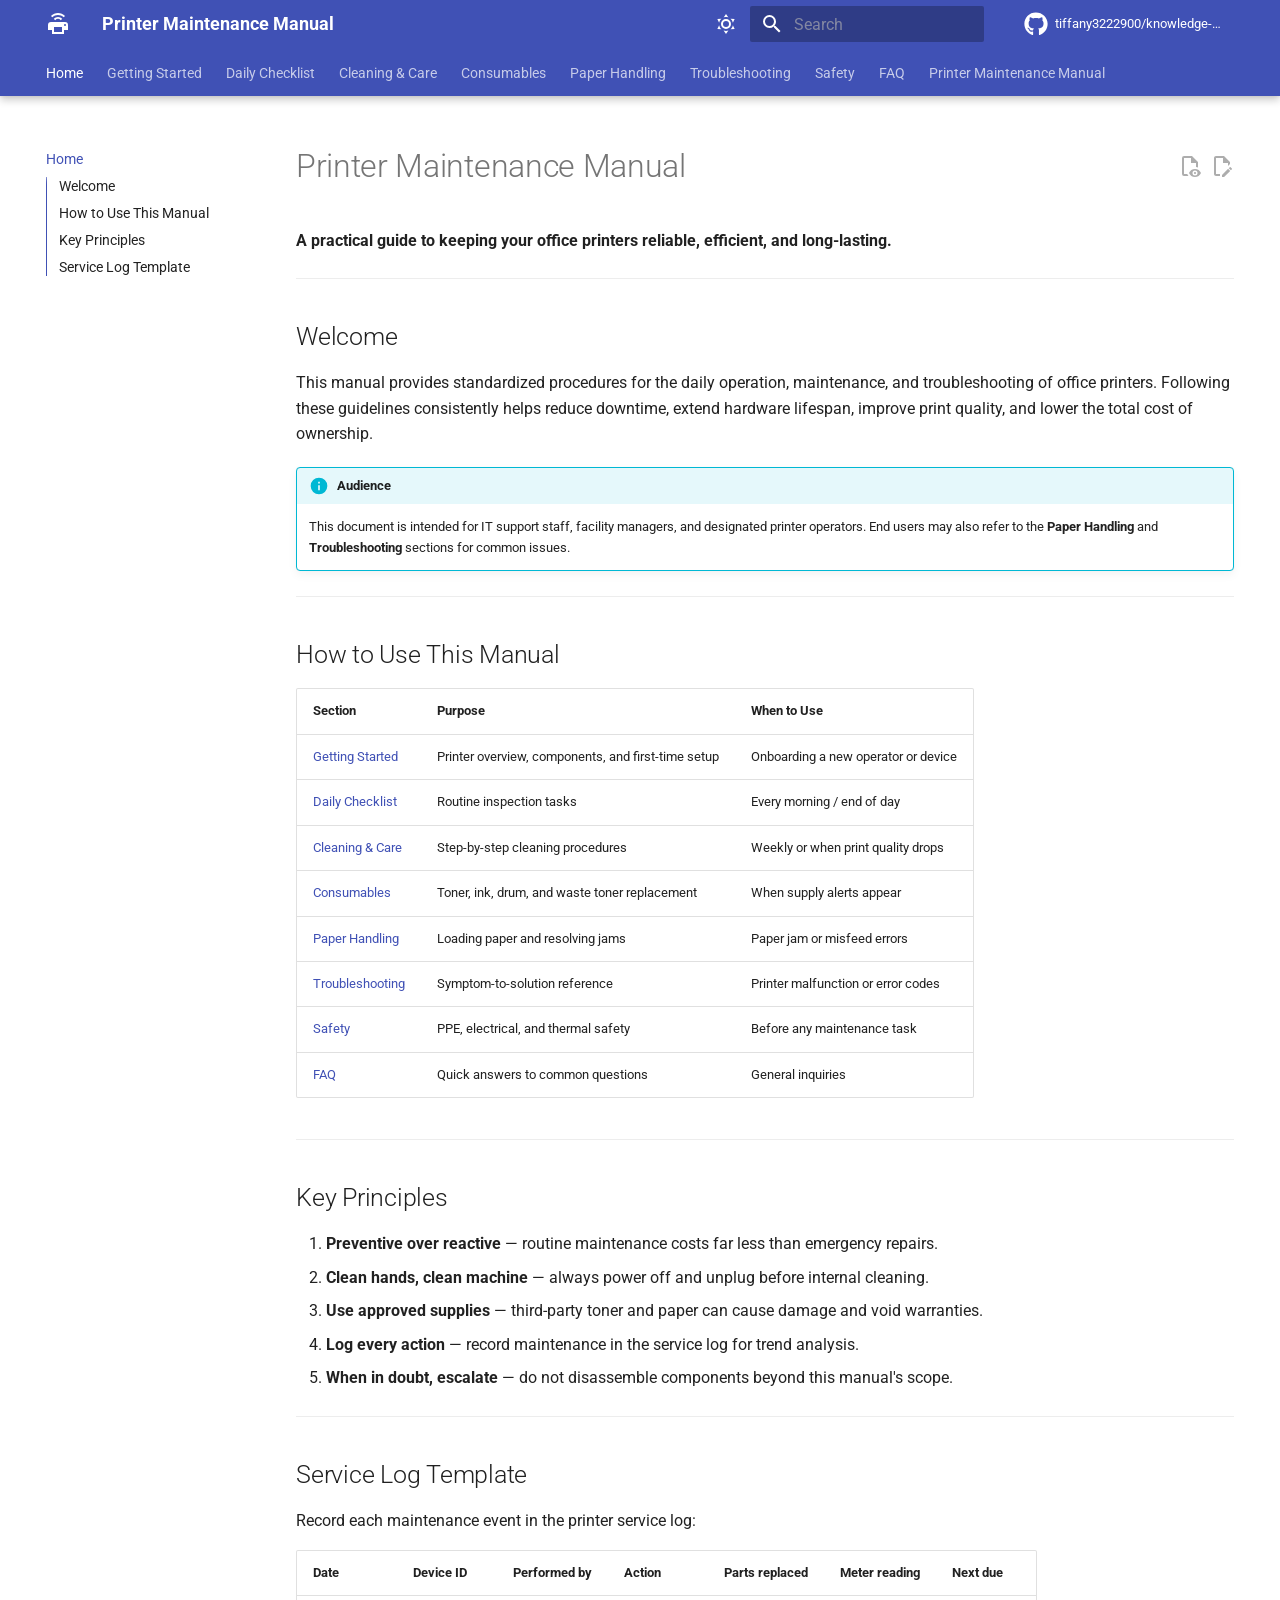
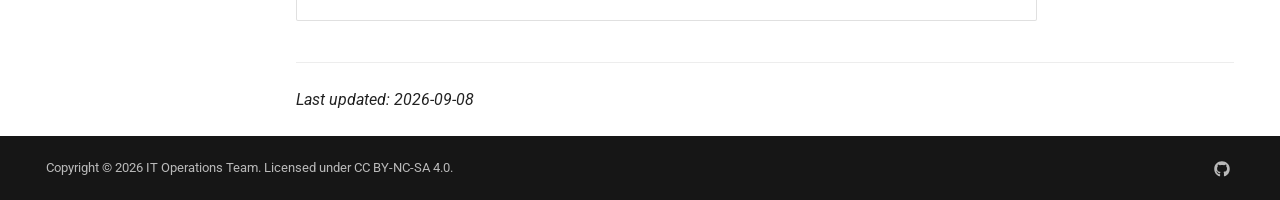
<file: index.html>
<!doctype html>
<html lang="en" class="no-js">
  <head>
    
      <meta charset="utf-8">
      <meta name="viewport" content="width=device-width,initial-scale=1">
      
        <meta name="description" content="Enterprise-grade daily maintenance and troubleshooting guide for office printers">
      
      
        <meta name="author" content="IT Operations Team">
      
      
        <link rel="canonical" href="https://tiffany3222900.github.io/knowledge-management-system/">
      
      
      
        <link rel="next" href="getting-started/">
      
      
        
      
      
      <link rel="icon" href="assets/images/favicon.png">
      <meta name="generator" content="mkdocs-1.6.1, mkdocs-material-9.7.7">
    
    
      
        <title>Printer Maintenance Manual</title>
      
    
    
      <link rel="stylesheet" href="assets/stylesheets/main.ec1eaa64.min.css">
      
        
        <link rel="stylesheet" href="assets/stylesheets/palette.ab4e12ef.min.css">
      
      


    
    
      
    
    
      
        
        
        <link rel="preconnect" href="https://fonts.gstatic.com" crossorigin>
        <link rel="stylesheet" href="https://fonts.googleapis.com/css?family=Roboto:300,300i,400,400i,700,700i%7CRoboto+Mono:400,400i,700,700i&display=fallback">
        <style>:root{--md-text-font:"Roboto";--md-code-font:"Roboto Mono"}</style>
      
    
    
      <link rel="stylesheet" href="css/print-site.css">
    
      <link rel="stylesheet" href="css/print-site-material.css">
    
    <script>__md_scope=new URL(".",location),__md_hash=e=>[...e].reduce(((e,_)=>(e<<5)-e+_.charCodeAt(0)),0),__md_get=(e,_=localStorage,t=__md_scope)=>JSON.parse(_.getItem(t.pathname+"."+e)),__md_set=(e,_,t=localStorage,a=__md_scope)=>{try{t.setItem(a.pathname+"."+e,JSON.stringify(_))}catch(e){}}</script>
    
      

    
    
  </head>
  
  
    
    
      
    
    
    
    
    <body dir="ltr" data-md-color-scheme="default" data-md-color-primary="indigo" data-md-color-accent="indigo">
  
    
    <input class="md-toggle" data-md-toggle="drawer" type="checkbox" id="__drawer" autocomplete="off">
    <input class="md-toggle" data-md-toggle="search" type="checkbox" id="__search" autocomplete="off">
    <label class="md-overlay" for="__drawer"></label>
    <div data-md-component="skip">
      
        
        <a href="#printer-maintenance-manual" class="md-skip">
          Skip to content
        </a>
      
    </div>
    <div data-md-component="announce">
      
    </div>
    
    
      

  

<header class="md-header md-header--shadow md-header--lifted" data-md-component="header">
  <nav class="md-header__inner md-grid" aria-label="Header">
    <a href="." title="Printer Maintenance Manual" class="md-header__button md-logo" aria-label="Printer Maintenance Manual" data-md-component="logo">
      
  
  <svg xmlns="http://www.w3.org/2000/svg" viewBox="0 0 24 24"><path d="m4.93 3.92 1.41 1.41c3.12-3.13 8.19-3.13 11.32 0l1.41-1.41C15.17 0 8.84 0 4.93 3.92m2.83 2.83 1.41 1.41a4.01 4.01 0 0 1 5.66 0l1.41-1.41a6 6 0 0 0-8.48 0M19 14a1 1 0 0 1-1-1 1 1 0 0 1 1-1 1 1 0 0 1 1 1 1 1 0 0 1-1 1m-3 6H8v-5h8zm3-10H5a3 3 0 0 0-3 3v5h4v4h12v-4h4v-5a3 3 0 0 0-3-3"/></svg>

    </a>
    <label class="md-header__button md-icon" for="__drawer">
      
      <svg xmlns="http://www.w3.org/2000/svg" viewBox="0 0 24 24"><path d="M3 6h18v2H3zm0 5h18v2H3zm0 5h18v2H3z"/></svg>
    </label>
    <div class="md-header__title" data-md-component="header-title">
      <div class="md-header__ellipsis">
        <div class="md-header__topic">
          <span class="md-ellipsis">
            Printer Maintenance Manual
          </span>
        </div>
        <div class="md-header__topic" data-md-component="header-topic">
          <span class="md-ellipsis">
            
              Home
            
          </span>
        </div>
      </div>
    </div>
    
      
        <form class="md-header__option" data-md-component="palette">
  
    
    
    
    <input class="md-option" data-md-color-media="" data-md-color-scheme="default" data-md-color-primary="indigo" data-md-color-accent="indigo"  aria-label="Switch to dark mode"  type="radio" name="__palette" id="__palette_0">
    
      <label class="md-header__button md-icon" title="Switch to dark mode" for="__palette_1" hidden>
        <svg xmlns="http://www.w3.org/2000/svg" viewBox="0 0 24 24"><path d="M12 7a5 5 0 0 1 5 5 5 5 0 0 1-5 5 5 5 0 0 1-5-5 5 5 0 0 1 5-5m0 2a3 3 0 0 0-3 3 3 3 0 0 0 3 3 3 3 0 0 0 3-3 3 3 0 0 0-3-3m0-7 2.39 3.42C13.65 5.15 12.84 5 12 5s-1.65.15-2.39.42zM3.34 7l4.16-.35A7.2 7.2 0 0 0 5.94 8.5c-.44.74-.69 1.5-.83 2.29zm.02 10 1.76-3.77a7.131 7.131 0 0 0 2.38 4.14zM20.65 7l-1.77 3.79a7.02 7.02 0 0 0-2.38-4.15zm-.01 10-4.14.36c.59-.51 1.12-1.14 1.54-1.86.42-.73.69-1.5.83-2.29zM12 22l-2.41-3.44c.74.27 1.55.44 2.41.44.82 0 1.63-.17 2.37-.44z"/></svg>
      </label>
    
  
    
    
    
    <input class="md-option" data-md-color-media="" data-md-color-scheme="slate" data-md-color-primary="indigo" data-md-color-accent="indigo"  aria-label="Switch to light mode"  type="radio" name="__palette" id="__palette_1">
    
      <label class="md-header__button md-icon" title="Switch to light mode" for="__palette_0" hidden>
        <svg xmlns="http://www.w3.org/2000/svg" viewBox="0 0 24 24"><path d="m17.75 4.09-2.53 1.94.91 3.06-2.63-1.81-2.63 1.81.91-3.06-2.53-1.94L12.44 4l1.06-3 1.06 3zm3.5 6.91-1.64 1.25.59 1.98-1.7-1.17-1.7 1.17.59-1.98L15.75 11l2.06-.05L18.5 9l.69 1.95zm-2.28 4.95c.83-.08 1.72 1.1 1.19 1.85-.32.45-.66.87-1.08 1.27C15.17 23 8.84 23 4.94 19.07c-3.91-3.9-3.91-10.24 0-14.14.4-.4.82-.76 1.27-1.08.75-.53 1.93.36 1.85 1.19-.27 2.86.69 5.83 2.89 8.02a9.96 9.96 0 0 0 8.02 2.89m-1.64 2.02a12.08 12.08 0 0 1-7.8-3.47c-2.17-2.19-3.33-5-3.49-7.82-2.81 3.14-2.7 7.96.31 10.98 3.02 3.01 7.84 3.12 10.98.31"/></svg>
      </label>
    
  
</form>
      
    
    
      <script>var palette=__md_get("__palette");if(palette&&palette.color){if("(prefers-color-scheme)"===palette.color.media){var media=matchMedia("(prefers-color-scheme: light)"),input=document.querySelector(media.matches?"[data-md-color-media='(prefers-color-scheme: light)']":"[data-md-color-media='(prefers-color-scheme: dark)']");palette.color.media=input.getAttribute("data-md-color-media"),palette.color.scheme=input.getAttribute("data-md-color-scheme"),palette.color.primary=input.getAttribute("data-md-color-primary"),palette.color.accent=input.getAttribute("data-md-color-accent")}for(var[key,value]of Object.entries(palette.color))document.body.setAttribute("data-md-color-"+key,value)}</script>
    
    
    
      
      
        <label class="md-header__button md-icon" for="__search">
          
          <svg xmlns="http://www.w3.org/2000/svg" viewBox="0 0 24 24"><path d="M9.5 3A6.5 6.5 0 0 1 16 9.5c0 1.61-.59 3.09-1.56 4.23l.27.27h.79l5 5-1.5 1.5-5-5v-.79l-.27-.27A6.52 6.52 0 0 1 9.5 16 6.5 6.5 0 0 1 3 9.5 6.5 6.5 0 0 1 9.5 3m0 2C7 5 5 7 5 9.5S7 14 9.5 14 14 12 14 9.5 12 5 9.5 5"/></svg>
        </label>
        <div class="md-search" data-md-component="search" role="dialog">
  <label class="md-search__overlay" for="__search"></label>
  <div class="md-search__inner" role="search">
    <form class="md-search__form" name="search">
      <input type="text" class="md-search__input" name="query" aria-label="Search" placeholder="Search" autocapitalize="off" autocorrect="off" autocomplete="off" spellcheck="false" data-md-component="search-query" required>
      <label class="md-search__icon md-icon" for="__search">
        
        <svg xmlns="http://www.w3.org/2000/svg" viewBox="0 0 24 24"><path d="M9.5 3A6.5 6.5 0 0 1 16 9.5c0 1.61-.59 3.09-1.56 4.23l.27.27h.79l5 5-1.5 1.5-5-5v-.79l-.27-.27A6.52 6.52 0 0 1 9.5 16 6.5 6.5 0 0 1 3 9.5 6.5 6.5 0 0 1 9.5 3m0 2C7 5 5 7 5 9.5S7 14 9.5 14 14 12 14 9.5 12 5 9.5 5"/></svg>
        
        <svg xmlns="http://www.w3.org/2000/svg" viewBox="0 0 24 24"><path d="M20 11v2H8l5.5 5.5-1.42 1.42L4.16 12l7.92-7.92L13.5 5.5 8 11z"/></svg>
      </label>
      <nav class="md-search__options" aria-label="Search">
        
          <a href="javascript:void(0)" class="md-search__icon md-icon" title="Share" aria-label="Share" data-clipboard data-clipboard-text="" data-md-component="search-share" tabindex="-1">
            
            <svg xmlns="http://www.w3.org/2000/svg" viewBox="0 0 24 24"><path d="M18 16.08c-.76 0-1.44.3-1.96.77L8.91 12.7c.05-.23.09-.46.09-.7s-.04-.47-.09-.7l7.05-4.11c.54.5 1.25.81 2.04.81a3 3 0 0 0 3-3 3 3 0 0 0-3-3 3 3 0 0 0-3 3c0 .24.04.47.09.7L8.04 9.81C7.5 9.31 6.79 9 6 9a3 3 0 0 0-3 3 3 3 0 0 0 3 3c.79 0 1.5-.31 2.04-.81l7.12 4.15c-.05.21-.08.43-.08.66 0 1.61 1.31 2.91 2.92 2.91s2.92-1.3 2.92-2.91A2.92 2.92 0 0 0 18 16.08"/></svg>
          </a>
        
        <button type="reset" class="md-search__icon md-icon" title="Clear" aria-label="Clear" tabindex="-1">
          
          <svg xmlns="http://www.w3.org/2000/svg" viewBox="0 0 24 24"><path d="M19 6.41 17.59 5 12 10.59 6.41 5 5 6.41 10.59 12 5 17.59 6.41 19 12 13.41 17.59 19 19 17.59 13.41 12z"/></svg>
        </button>
      </nav>
      
        <div class="md-search__suggest" data-md-component="search-suggest"></div>
      
    </form>
    <div class="md-search__output">
      <div class="md-search__scrollwrap" tabindex="0" data-md-scrollfix>
        <div class="md-search-result" data-md-component="search-result">
          <div class="md-search-result__meta">
            Initializing search
          </div>
          <ol class="md-search-result__list" role="presentation"></ol>
        </div>
      </div>
    </div>
  </div>
</div>
      
    
    
      <div class="md-header__source">
        <a href="https://github.com/tiffany3222900/knowledge-management-system" title="Go to repository" class="md-source" data-md-component="source">
  <div class="md-source__icon md-icon">
    
    <svg xmlns="http://www.w3.org/2000/svg" viewBox="0 0 512 512"><!--! Font Awesome Free 7.1.0 by @fontawesome - https://fontawesome.com License - https://fontawesome.com/license/free (Icons: CC BY 4.0, Fonts: SIL OFL 1.1, Code: MIT License) Copyright 2025 Fonticons, Inc.--><path d="M173.9 397.4c0 2-2.3 3.6-5.2 3.6-3.3.3-5.6-1.3-5.6-3.6 0-2 2.3-3.6 5.2-3.6 3-.3 5.6 1.3 5.6 3.6m-31.1-4.5c-.7 2 1.3 4.3 4.3 4.9 2.6 1 5.6 0 6.2-2s-1.3-4.3-4.3-5.2c-2.6-.7-5.5.3-6.2 2.3m44.2-1.7c-2.9.7-4.9 2.6-4.6 4.9.3 2 2.9 3.3 5.9 2.6 2.9-.7 4.9-2.6 4.6-4.6-.3-1.9-3-3.2-5.9-2.9M252.8 8C114.1 8 8 113.3 8 252c0 110.9 69.8 205.8 169.5 239.2 12.8 2.3 17.3-5.6 17.3-12.1 0-6.2-.3-40.4-.3-61.4 0 0-70 15-84.7-29.8 0 0-11.4-29.1-27.8-36.6 0 0-22.9-15.7 1.6-15.4 0 0 24.9 2 38.6 25.8 21.9 38.6 58.6 27.5 72.9 20.9 2.3-16 8.8-27.1 16-33.7-55.9-6.2-112.3-14.3-112.3-110.5 0-27.5 7.6-41.3 23.6-58.9-2.6-6.5-11.1-33.3 2.6-67.9 20.9-6.5 69 27 69 27 20-5.6 41.5-8.5 62.8-8.5s42.8 2.9 62.8 8.5c0 0 48.1-33.6 69-27 13.7 34.7 5.2 61.4 2.6 67.9 16 17.7 25.8 31.5 25.8 58.9 0 96.5-58.9 104.2-114.8 110.5 9.2 7.9 17 22.9 17 46.4 0 33.7-.3 75.4-.3 83.6 0 6.5 4.6 14.4 17.3 12.1C436.2 457.8 504 362.9 504 252 504 113.3 391.5 8 252.8 8M105.2 352.9c-1.3 1-1 3.3.7 5.2 1.6 1.6 3.9 2.3 5.2 1 1.3-1 1-3.3-.7-5.2-1.6-1.6-3.9-2.3-5.2-1m-10.8-8.1c-.7 1.3.3 2.9 2.3 3.9 1.6 1 3.6.7 4.3-.7.7-1.3-.3-2.9-2.3-3.9-2-.6-3.6-.3-4.3.7m32.4 35.6c-1.6 1.3-1 4.3 1.3 6.2 2.3 2.3 5.2 2.6 6.5 1 1.3-1.3.7-4.3-1.3-6.2-2.2-2.3-5.2-2.6-6.5-1m-11.4-14.7c-1.6 1-1.6 3.6 0 5.9s4.3 3.3 5.6 2.3c1.6-1.3 1.6-3.9 0-6.2-1.4-2.3-4-3.3-5.6-2"/></svg>
  </div>
  <div class="md-source__repository">
    tiffany3222900/knowledge-management-system
  </div>
</a>
      </div>
    
  </nav>
  
    
      
<nav class="md-tabs" aria-label="Tabs" data-md-component="tabs">
  <div class="md-grid">
    <ul class="md-tabs__list">
      
        
  
  
  
    
  
  
    <li class="md-tabs__item md-tabs__item--active">
      <a href="." class="md-tabs__link">
        
  
  
    
  
  Home

      </a>
    </li>
  

      
        
  
  
  
  
    <li class="md-tabs__item">
      <a href="getting-started/" class="md-tabs__link">
        
  
  
    
  
  Getting Started

      </a>
    </li>
  

      
        
  
  
  
  
    <li class="md-tabs__item">
      <a href="daily-checklist/" class="md-tabs__link">
        
  
  
    
  
  Daily Checklist

      </a>
    </li>
  

      
        
  
  
  
  
    <li class="md-tabs__item">
      <a href="cleaning/" class="md-tabs__link">
        
  
  
    
  
  Cleaning & Care

      </a>
    </li>
  

      
        
  
  
  
  
    <li class="md-tabs__item">
      <a href="consumables/" class="md-tabs__link">
        
  
  
    
  
  Consumables

      </a>
    </li>
  

      
        
  
  
  
  
    <li class="md-tabs__item">
      <a href="paper-handling/" class="md-tabs__link">
        
  
  
    
  
  Paper Handling

      </a>
    </li>
  

      
        
  
  
  
  
    <li class="md-tabs__item">
      <a href="troubleshooting/" class="md-tabs__link">
        
  
  
    
  
  Troubleshooting

      </a>
    </li>
  

      
        
  
  
  
  
    <li class="md-tabs__item">
      <a href="safety/" class="md-tabs__link">
        
  
  
    
  
  Safety

      </a>
    </li>
  

      
        
  
  
  
  
    <li class="md-tabs__item">
      <a href="faq/" class="md-tabs__link">
        
  
  
    
  
  FAQ

      </a>
    </li>
  

      
        
  
  
  
  
    <li class="md-tabs__item">
      <a href="print_page/" class="md-tabs__link">
        
  
  
    
  
  Printer Maintenance Manual

      </a>
    </li>
  

      
    </ul>
  </div>
</nav>
    
  
</header>
    
    <div class="md-container" data-md-component="container">
      
      
        
      
      <main class="md-main" data-md-component="main">
        <div class="md-main__inner md-grid">
          
            
              
              <div class="md-sidebar md-sidebar--primary" data-md-component="sidebar" data-md-type="navigation" >
                <div class="md-sidebar__scrollwrap">
                  <div class="md-sidebar__inner">
                    


  


  

<nav class="md-nav md-nav--primary md-nav--lifted md-nav--integrated" aria-label="Navigation" data-md-level="0">
  <label class="md-nav__title" for="__drawer">
    <a href="." title="Printer Maintenance Manual" class="md-nav__button md-logo" aria-label="Printer Maintenance Manual" data-md-component="logo">
      
  
  <svg xmlns="http://www.w3.org/2000/svg" viewBox="0 0 24 24"><path d="m4.93 3.92 1.41 1.41c3.12-3.13 8.19-3.13 11.32 0l1.41-1.41C15.17 0 8.84 0 4.93 3.92m2.83 2.83 1.41 1.41a4.01 4.01 0 0 1 5.66 0l1.41-1.41a6 6 0 0 0-8.48 0M19 14a1 1 0 0 1-1-1 1 1 0 0 1 1-1 1 1 0 0 1 1 1 1 1 0 0 1-1 1m-3 6H8v-5h8zm3-10H5a3 3 0 0 0-3 3v5h4v4h12v-4h4v-5a3 3 0 0 0-3-3"/></svg>

    </a>
    Printer Maintenance Manual
  </label>
  
    <div class="md-nav__source">
      <a href="https://github.com/tiffany3222900/knowledge-management-system" title="Go to repository" class="md-source" data-md-component="source">
  <div class="md-source__icon md-icon">
    
    <svg xmlns="http://www.w3.org/2000/svg" viewBox="0 0 512 512"><!--! Font Awesome Free 7.1.0 by @fontawesome - https://fontawesome.com License - https://fontawesome.com/license/free (Icons: CC BY 4.0, Fonts: SIL OFL 1.1, Code: MIT License) Copyright 2025 Fonticons, Inc.--><path d="M173.9 397.4c0 2-2.3 3.6-5.2 3.6-3.3.3-5.6-1.3-5.6-3.6 0-2 2.3-3.6 5.2-3.6 3-.3 5.6 1.3 5.6 3.6m-31.1-4.5c-.7 2 1.3 4.3 4.3 4.9 2.6 1 5.6 0 6.2-2s-1.3-4.3-4.3-5.2c-2.6-.7-5.5.3-6.2 2.3m44.2-1.7c-2.9.7-4.9 2.6-4.6 4.9.3 2 2.9 3.3 5.9 2.6 2.9-.7 4.9-2.6 4.6-4.6-.3-1.9-3-3.2-5.9-2.9M252.8 8C114.1 8 8 113.3 8 252c0 110.9 69.8 205.8 169.5 239.2 12.8 2.3 17.3-5.6 17.3-12.1 0-6.2-.3-40.4-.3-61.4 0 0-70 15-84.7-29.8 0 0-11.4-29.1-27.8-36.6 0 0-22.9-15.7 1.6-15.4 0 0 24.9 2 38.6 25.8 21.9 38.6 58.6 27.5 72.9 20.9 2.3-16 8.8-27.1 16-33.7-55.9-6.2-112.3-14.3-112.3-110.5 0-27.5 7.6-41.3 23.6-58.9-2.6-6.5-11.1-33.3 2.6-67.9 20.9-6.5 69 27 69 27 20-5.6 41.5-8.5 62.8-8.5s42.8 2.9 62.8 8.5c0 0 48.1-33.6 69-27 13.7 34.7 5.2 61.4 2.6 67.9 16 17.7 25.8 31.5 25.8 58.9 0 96.5-58.9 104.2-114.8 110.5 9.2 7.9 17 22.9 17 46.4 0 33.7-.3 75.4-.3 83.6 0 6.5 4.6 14.4 17.3 12.1C436.2 457.8 504 362.9 504 252 504 113.3 391.5 8 252.8 8M105.2 352.9c-1.3 1-1 3.3.7 5.2 1.6 1.6 3.9 2.3 5.2 1 1.3-1 1-3.3-.7-5.2-1.6-1.6-3.9-2.3-5.2-1m-10.8-8.1c-.7 1.3.3 2.9 2.3 3.9 1.6 1 3.6.7 4.3-.7.7-1.3-.3-2.9-2.3-3.9-2-.6-3.6-.3-4.3.7m32.4 35.6c-1.6 1.3-1 4.3 1.3 6.2 2.3 2.3 5.2 2.6 6.5 1 1.3-1.3.7-4.3-1.3-6.2-2.2-2.3-5.2-2.6-6.5-1m-11.4-14.7c-1.6 1-1.6 3.6 0 5.9s4.3 3.3 5.6 2.3c1.6-1.3 1.6-3.9 0-6.2-1.4-2.3-4-3.3-5.6-2"/></svg>
  </div>
  <div class="md-source__repository">
    tiffany3222900/knowledge-management-system
  </div>
</a>
    </div>
  
  <ul class="md-nav__list" data-md-scrollfix>
    
      
      
  
  
    
  
  
  
    <li class="md-nav__item md-nav__item--active">
      
      <input class="md-nav__toggle md-toggle" type="checkbox" id="__toc">
      
      
        
      
      
        <label class="md-nav__link md-nav__link--active" for="__toc">
          
  
  
  <span class="md-ellipsis">
    
  
    Home
  

    
  </span>
  
  

          <span class="md-nav__icon md-icon"></span>
        </label>
      
      <a href="." class="md-nav__link md-nav__link--active">
        
  
  
  <span class="md-ellipsis">
    
  
    Home
  

    
  </span>
  
  

      </a>
      
        

<nav class="md-nav md-nav--secondary" aria-label="Table of contents">
  
  
  
    
  
  
    <label class="md-nav__title" for="__toc">
      <span class="md-nav__icon md-icon"></span>
      Table of contents
    </label>
    <ul class="md-nav__list" data-md-component="toc" data-md-scrollfix>
      
        <li class="md-nav__item">
  <a href="#welcome" class="md-nav__link">
    <span class="md-ellipsis">
      
        Welcome
      
    </span>
  </a>
  
</li>
      
        <li class="md-nav__item">
  <a href="#how-to-use-this-manual" class="md-nav__link">
    <span class="md-ellipsis">
      
        How to Use This Manual
      
    </span>
  </a>
  
</li>
      
        <li class="md-nav__item">
  <a href="#key-principles" class="md-nav__link">
    <span class="md-ellipsis">
      
        Key Principles
      
    </span>
  </a>
  
</li>
      
        <li class="md-nav__item">
  <a href="#service-log-template" class="md-nav__link">
    <span class="md-ellipsis">
      
        Service Log Template
      
    </span>
  </a>
  
</li>
      
    </ul>
  
</nav>
      
    </li>
  

    
      
      
  
  
  
  
    <li class="md-nav__item">
      <a href="getting-started/" class="md-nav__link">
        
  
  
  <span class="md-ellipsis">
    
  
    Getting Started
  

    
  </span>
  
  

      </a>
    </li>
  

    
      
      
  
  
  
  
    <li class="md-nav__item">
      <a href="daily-checklist/" class="md-nav__link">
        
  
  
  <span class="md-ellipsis">
    
  
    Daily Checklist
  

    
  </span>
  
  

      </a>
    </li>
  

    
      
      
  
  
  
  
    <li class="md-nav__item">
      <a href="cleaning/" class="md-nav__link">
        
  
  
  <span class="md-ellipsis">
    
  
    Cleaning & Care
  

    
  </span>
  
  

      </a>
    </li>
  

    
      
      
  
  
  
  
    <li class="md-nav__item">
      <a href="consumables/" class="md-nav__link">
        
  
  
  <span class="md-ellipsis">
    
  
    Consumables
  

    
  </span>
  
  

      </a>
    </li>
  

    
      
      
  
  
  
  
    <li class="md-nav__item">
      <a href="paper-handling/" class="md-nav__link">
        
  
  
  <span class="md-ellipsis">
    
  
    Paper Handling
  

    
  </span>
  
  

      </a>
    </li>
  

    
      
      
  
  
  
  
    <li class="md-nav__item">
      <a href="troubleshooting/" class="md-nav__link">
        
  
  
  <span class="md-ellipsis">
    
  
    Troubleshooting
  

    
  </span>
  
  

      </a>
    </li>
  

    
      
      
  
  
  
  
    <li class="md-nav__item">
      <a href="safety/" class="md-nav__link">
        
  
  
  <span class="md-ellipsis">
    
  
    Safety
  

    
  </span>
  
  

      </a>
    </li>
  

    
      
      
  
  
  
  
    <li class="md-nav__item">
      <a href="faq/" class="md-nav__link">
        
  
  
  <span class="md-ellipsis">
    
  
    FAQ
  

    
  </span>
  
  

      </a>
    </li>
  

    
      
      
  
  
  
  
    <li class="md-nav__item">
      <a href="print_page/" class="md-nav__link">
        
  
  
  <span class="md-ellipsis">
    
  
    Printer Maintenance Manual
  

    
  </span>
  
  

      </a>
    </li>
  

    
  </ul>
</nav>
                  </div>
                </div>
              </div>
            
            
          
          
            <div class="md-content" data-md-component="content">
              
                



  


              
              <article class="md-content__inner md-typeset">
                
                  


  
    <a href="https://github.com/tiffany3222900/knowledge-management-system/edit/master/docs/index.md" title="Edit this page" class="md-content__button md-icon" rel="edit">
      
      <svg xmlns="http://www.w3.org/2000/svg" viewBox="0 0 24 24"><path d="M10 20H6V4h7v5h5v3.1l2-2V8l-6-6H6c-1.1 0-2 .9-2 2v16c0 1.1.9 2 2 2h4zm10.2-7c.1 0 .3.1.4.2l1.3 1.3c.2.2.2.6 0 .8l-1 1-2.1-2.1 1-1c.1-.1.2-.2.4-.2m0 3.9L14.1 23H12v-2.1l6.1-6.1z"/></svg>
    </a>
  
  
    
      
    
    <a href="https://github.com/tiffany3222900/knowledge-management-system/raw/master/docs/index.md" title="View source of this page" class="md-content__button md-icon">
      
      <svg xmlns="http://www.w3.org/2000/svg" viewBox="0 0 24 24"><path d="M17 18c.56 0 1 .44 1 1s-.44 1-1 1-1-.44-1-1 .44-1 1-1m0-3c-2.73 0-5.06 1.66-6 4 .94 2.34 3.27 4 6 4s5.06-1.66 6-4c-.94-2.34-3.27-4-6-4m0 6.5a2.5 2.5 0 0 1-2.5-2.5 2.5 2.5 0 0 1 2.5-2.5 2.5 2.5 0 0 1 2.5 2.5 2.5 2.5 0 0 1-2.5 2.5M9.27 20H6V4h7v5h5v4.07c.7.08 1.36.25 2 .49V8l-6-6H6a2 2 0 0 0-2 2v16a2 2 0 0 0 2 2h4.5a8.2 8.2 0 0 1-1.23-2"/></svg>
    </a>
  


<h1 id="printer-maintenance-manual">Printer Maintenance Manual<a class="headerlink" href="#printer-maintenance-manual" title="Permanent link">&para;</a></h1>
<p><strong>A practical guide to keeping your office printers reliable, efficient, and long-lasting.</strong></p>
<hr />
<h2 id="welcome">Welcome<a class="headerlink" href="#welcome" title="Permanent link">&para;</a></h2>
<p>This manual provides standardized procedures for the daily operation, maintenance, and troubleshooting of office printers. Following these guidelines consistently helps reduce downtime, extend hardware lifespan, improve print quality, and lower the total cost of ownership.</p>
<div class="admonition info">
<p class="admonition-title">Audience</p>
<p>This document is intended for IT support staff, facility managers, and designated printer operators. End users may also refer to the <strong>Paper Handling</strong> and <strong>Troubleshooting</strong> sections for common issues.</p>
</div>
<hr />
<h2 id="how-to-use-this-manual">How to Use This Manual<a class="headerlink" href="#how-to-use-this-manual" title="Permanent link">&para;</a></h2>
<table>
<thead>
<tr>
<th>Section</th>
<th>Purpose</th>
<th>When to Use</th>
</tr>
</thead>
<tbody>
<tr>
<td><a href="getting-started/">Getting Started</a></td>
<td>Printer overview, components, and first-time setup</td>
<td>Onboarding a new operator or device</td>
</tr>
<tr>
<td><a href="daily-checklist/">Daily Checklist</a></td>
<td>Routine inspection tasks</td>
<td>Every morning / end of day</td>
</tr>
<tr>
<td><a href="cleaning/">Cleaning &amp; Care</a></td>
<td>Step-by-step cleaning procedures</td>
<td>Weekly or when print quality drops</td>
</tr>
<tr>
<td><a href="consumables/">Consumables</a></td>
<td>Toner, ink, drum, and waste toner replacement</td>
<td>When supply alerts appear</td>
</tr>
<tr>
<td><a href="paper-handling/">Paper Handling</a></td>
<td>Loading paper and resolving jams</td>
<td>Paper jam or misfeed errors</td>
</tr>
<tr>
<td><a href="troubleshooting/">Troubleshooting</a></td>
<td>Symptom-to-solution reference</td>
<td>Printer malfunction or error codes</td>
</tr>
<tr>
<td><a href="safety/">Safety</a></td>
<td>PPE, electrical, and thermal safety</td>
<td>Before any maintenance task</td>
</tr>
<tr>
<td><a href="faq/">FAQ</a></td>
<td>Quick answers to common questions</td>
<td>General inquiries</td>
</tr>
</tbody>
</table>
<hr />
<h2 id="key-principles">Key Principles<a class="headerlink" href="#key-principles" title="Permanent link">&para;</a></h2>
<ol>
<li><strong>Preventive over reactive</strong> — routine maintenance costs far less than emergency repairs.</li>
<li><strong>Clean hands, clean machine</strong> — always power off and unplug before internal cleaning.</li>
<li><strong>Use approved supplies</strong> — third-party toner and paper can cause damage and void warranties.</li>
<li><strong>Log every action</strong> — record maintenance in the service log for trend analysis.</li>
<li><strong>When in doubt, escalate</strong> — do not disassemble components beyond this manual's scope.</li>
</ol>
<hr />
<h2 id="service-log-template">Service Log Template<a class="headerlink" href="#service-log-template" title="Permanent link">&para;</a></h2>
<p>Record each maintenance event in the printer service log:</p>
<table>
<thead>
<tr>
<th>Date</th>
<th>Device ID</th>
<th>Performed by</th>
<th>Action</th>
<th>Parts replaced</th>
<th>Meter reading</th>
<th>Next due</th>
</tr>
</thead>
<tbody>
<tr>
<td></td>
<td></td>
<td></td>
<td></td>
<td></td>
<td></td>
<td></td>
</tr>
</tbody>
</table>
<hr />
<p><em>Last updated: 2026-09-08</em></p>












                
              </article>
            </div>
          
          
<script>var target=document.getElementById(location.hash.slice(1));target&&target.name&&(target.checked=target.name.startsWith("__tabbed_"))</script>
        </div>
        
          <button type="button" class="md-top md-icon" data-md-component="top" hidden>
  
  <svg xmlns="http://www.w3.org/2000/svg" viewBox="0 0 24 24"><path d="M13 20h-2V8l-5.5 5.5-1.42-1.42L12 4.16l7.92 7.92-1.42 1.42L13 8z"/></svg>
  Back to top
</button>
        
      </main>
      
        <footer class="md-footer">
  
  <div class="md-footer-meta md-typeset">
    <div class="md-footer-meta__inner md-grid">
      <div class="md-copyright">
  
    <div class="md-copyright__highlight">
      Copyright &copy; 2026 IT Operations Team. Licensed under CC BY-NC-SA 4.0.
    </div>
  
  
</div>
      
        
<div class="md-social">
  
    
    
    
    
      
      
    
    <a href="https://github.com/tiffany3222900" target="_blank" rel="noopener" title="github.com" class="md-social__link">
      <svg xmlns="http://www.w3.org/2000/svg" viewBox="0 0 512 512"><!--! Font Awesome Free 7.1.0 by @fontawesome - https://fontawesome.com License - https://fontawesome.com/license/free (Icons: CC BY 4.0, Fonts: SIL OFL 1.1, Code: MIT License) Copyright 2025 Fonticons, Inc.--><path d="M173.9 397.4c0 2-2.3 3.6-5.2 3.6-3.3.3-5.6-1.3-5.6-3.6 0-2 2.3-3.6 5.2-3.6 3-.3 5.6 1.3 5.6 3.6m-31.1-4.5c-.7 2 1.3 4.3 4.3 4.9 2.6 1 5.6 0 6.2-2s-1.3-4.3-4.3-5.2c-2.6-.7-5.5.3-6.2 2.3m44.2-1.7c-2.9.7-4.9 2.6-4.6 4.9.3 2 2.9 3.3 5.9 2.6 2.9-.7 4.9-2.6 4.6-4.6-.3-1.9-3-3.2-5.9-2.9M252.8 8C114.1 8 8 113.3 8 252c0 110.9 69.8 205.8 169.5 239.2 12.8 2.3 17.3-5.6 17.3-12.1 0-6.2-.3-40.4-.3-61.4 0 0-70 15-84.7-29.8 0 0-11.4-29.1-27.8-36.6 0 0-22.9-15.7 1.6-15.4 0 0 24.9 2 38.6 25.8 21.9 38.6 58.6 27.5 72.9 20.9 2.3-16 8.8-27.1 16-33.7-55.9-6.2-112.3-14.3-112.3-110.5 0-27.5 7.6-41.3 23.6-58.9-2.6-6.5-11.1-33.3 2.6-67.9 20.9-6.5 69 27 69 27 20-5.6 41.5-8.5 62.8-8.5s42.8 2.9 62.8 8.5c0 0 48.1-33.6 69-27 13.7 34.7 5.2 61.4 2.6 67.9 16 17.7 25.8 31.5 25.8 58.9 0 96.5-58.9 104.2-114.8 110.5 9.2 7.9 17 22.9 17 46.4 0 33.7-.3 75.4-.3 83.6 0 6.5 4.6 14.4 17.3 12.1C436.2 457.8 504 362.9 504 252 504 113.3 391.5 8 252.8 8M105.2 352.9c-1.3 1-1 3.3.7 5.2 1.6 1.6 3.9 2.3 5.2 1 1.3-1 1-3.3-.7-5.2-1.6-1.6-3.9-2.3-5.2-1m-10.8-8.1c-.7 1.3.3 2.9 2.3 3.9 1.6 1 3.6.7 4.3-.7.7-1.3-.3-2.9-2.3-3.9-2-.6-3.6-.3-4.3.7m32.4 35.6c-1.6 1.3-1 4.3 1.3 6.2 2.3 2.3 5.2 2.6 6.5 1 1.3-1.3.7-4.3-1.3-6.2-2.2-2.3-5.2-2.6-6.5-1m-11.4-14.7c-1.6 1-1.6 3.6 0 5.9s4.3 3.3 5.6 2.3c1.6-1.3 1.6-3.9 0-6.2-1.4-2.3-4-3.3-5.6-2"/></svg>
    </a>
  
</div>
      
    </div>
  </div>
</footer>
      
    </div>
    <div class="md-dialog" data-md-component="dialog">
      <div class="md-dialog__inner md-typeset"></div>
    </div>
    
    
    
      
      
      <script id="__config" type="application/json">{"annotate": null, "base": ".", "features": ["navigation.tabs", "navigation.tabs.sticky", "navigation.sections", "navigation.expand", "navigation.path", "navigation.indexes", "navigation.top", "search.suggest", "search.highlight", "search.share", "content.code.copy", "content.code.annotate", "content.action.edit", "content.action.view", "toc.follow", "toc.integrate"], "search": "assets/javascripts/workers/search.2c215733.min.js", "tags": null, "translations": {"clipboard.copied": "Copied to clipboard", "clipboard.copy": "Copy to clipboard", "search.result.more.one": "1 more on this page", "search.result.more.other": "# more on this page", "search.result.none": "No matching documents", "search.result.one": "1 matching document", "search.result.other": "# matching documents", "search.result.placeholder": "Type to start searching", "search.result.term.missing": "Missing", "select.version": "Select version"}, "version": null}</script>
    
    
      <script src="assets/javascripts/bundle.d7400e89.min.js"></script>
      
        <script src="js/print-site.js"></script>
      
    
  </body>
</html>
</file>
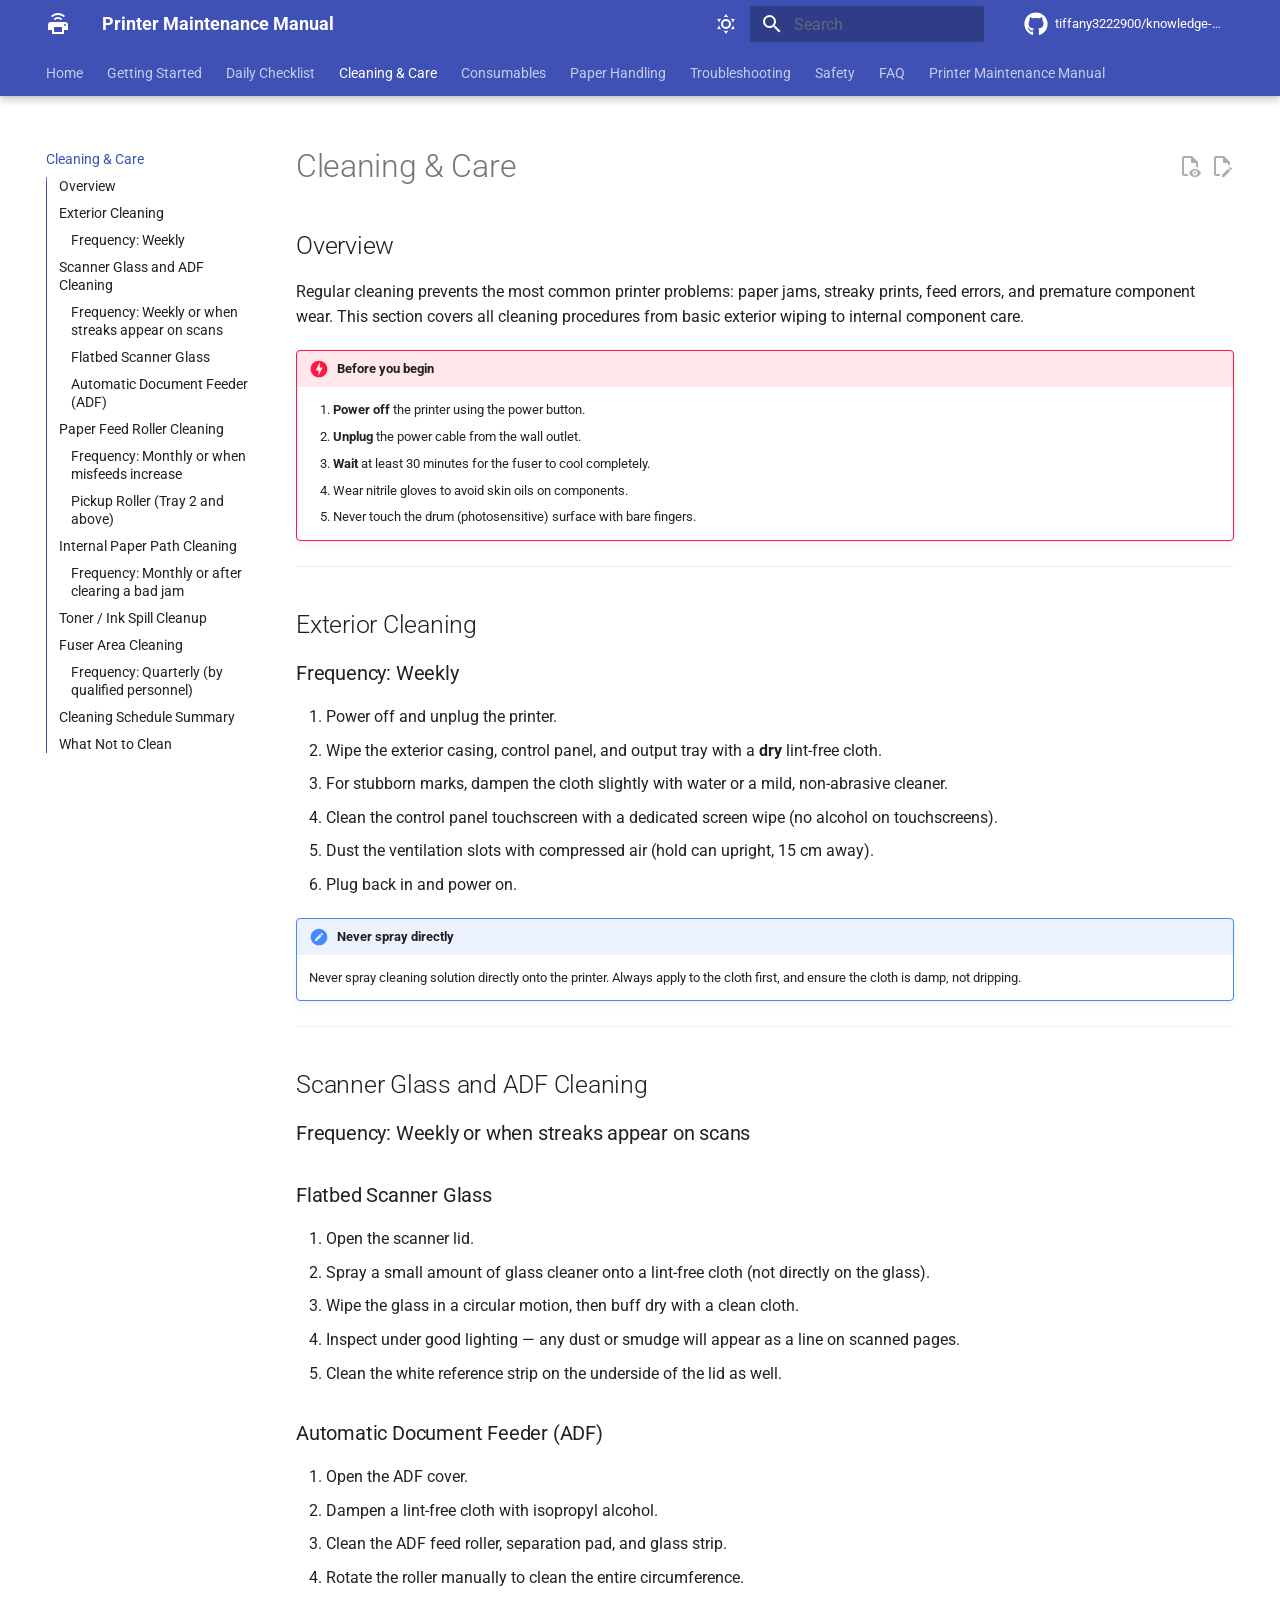
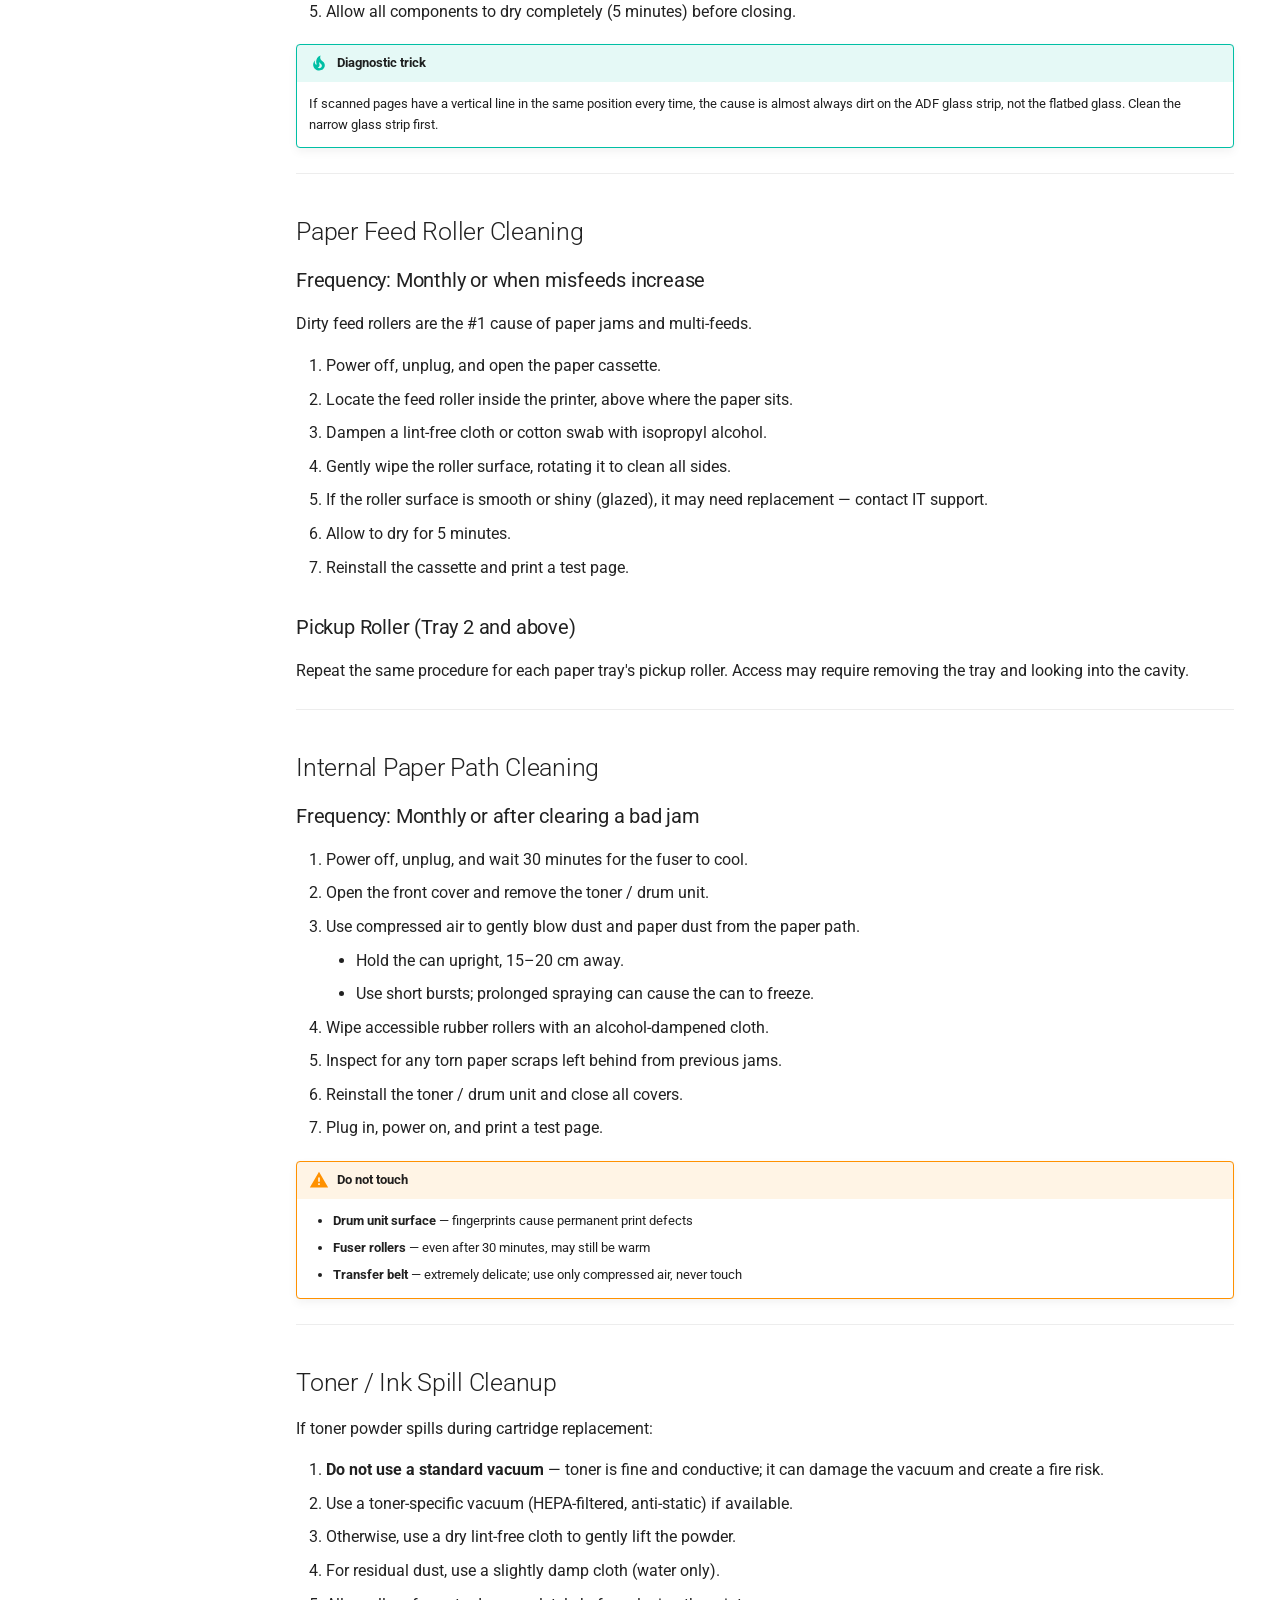
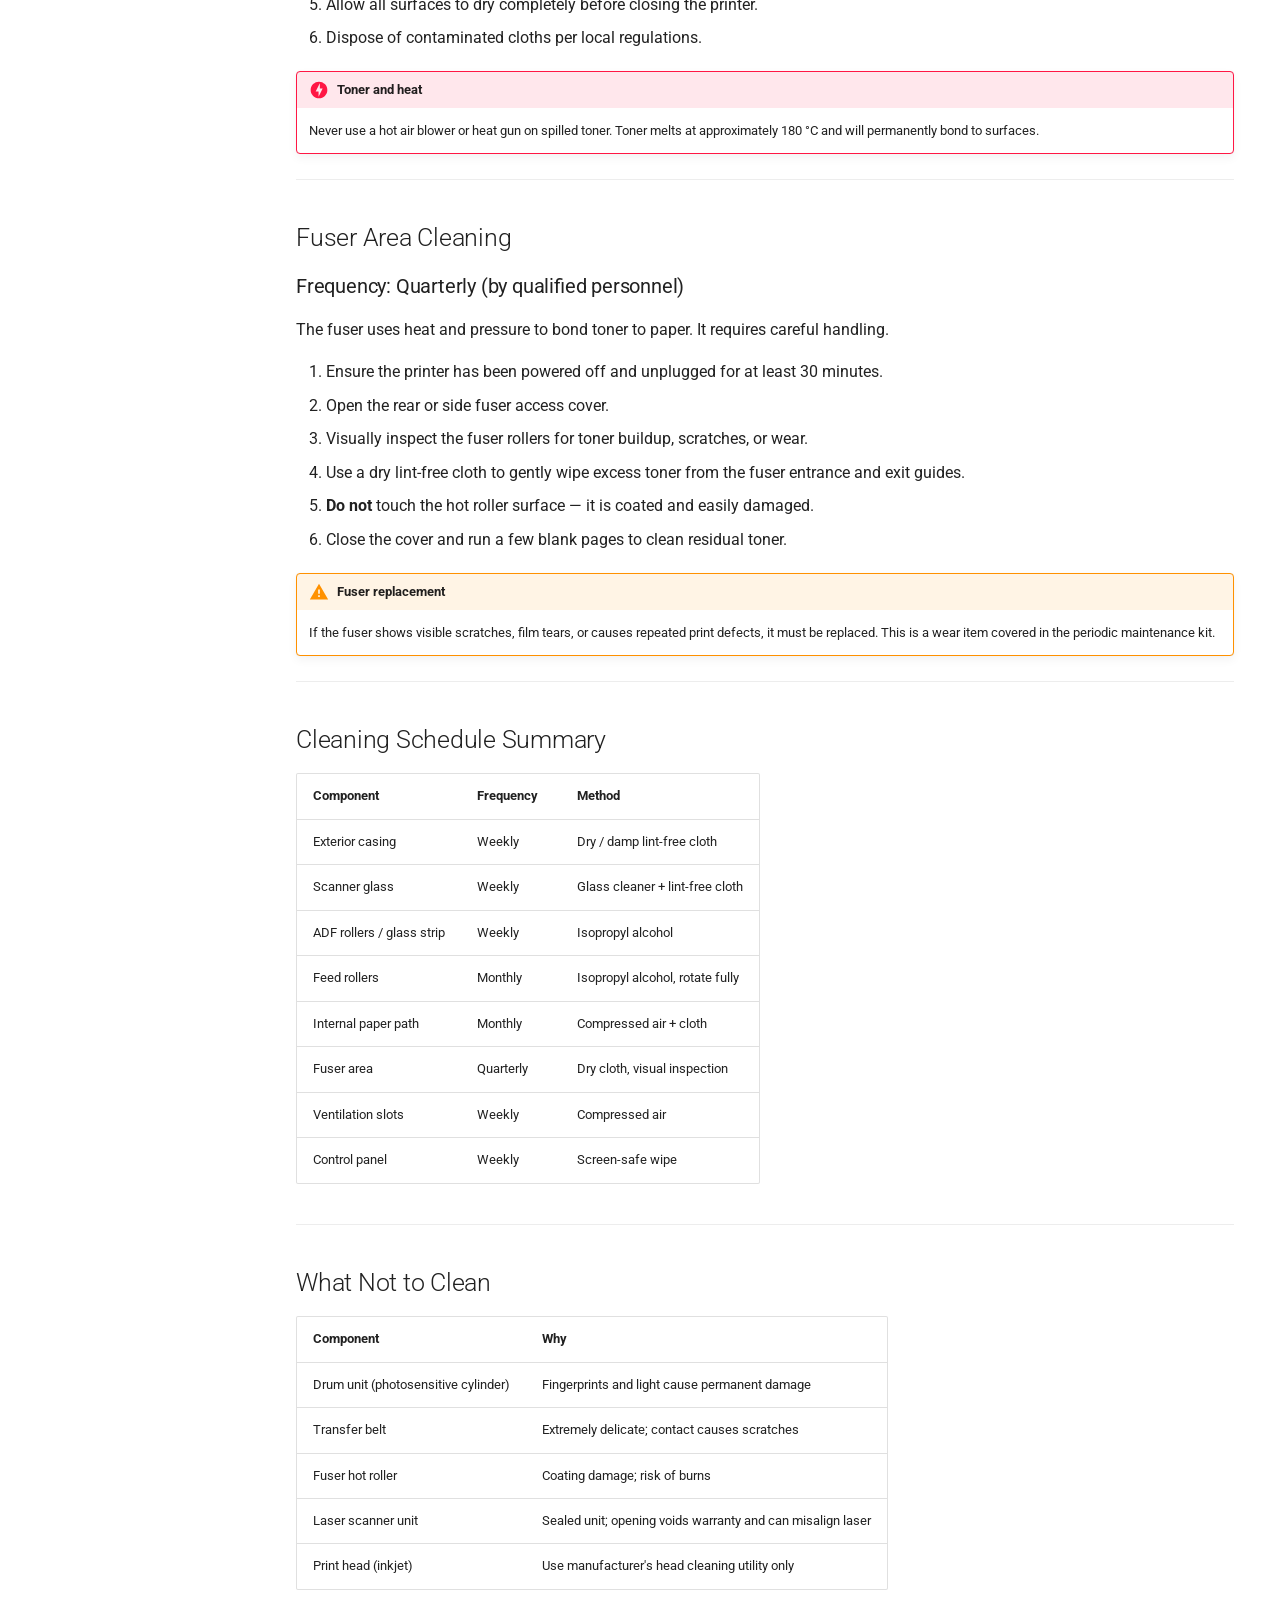
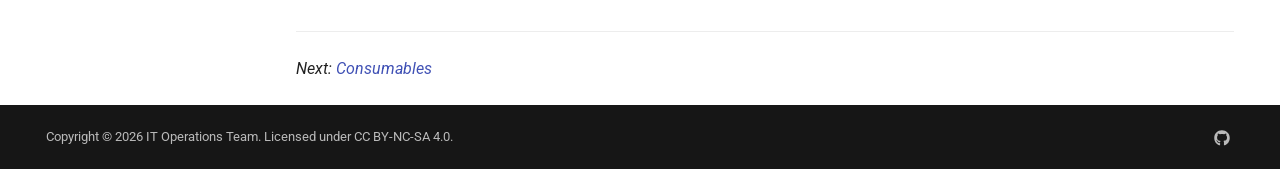
<file: cleaning/index.html>
<!doctype html>
<html lang="en" class="no-js">
  <head>
    
      <meta charset="utf-8">
      <meta name="viewport" content="width=device-width,initial-scale=1">
      
        <meta name="description" content="Enterprise-grade daily maintenance and troubleshooting guide for office printers">
      
      
        <meta name="author" content="IT Operations Team">
      
      
        <link rel="canonical" href="https://tiffany3222900.github.io/knowledge-management-system/cleaning/">
      
      
        <link rel="prev" href="../daily-checklist/">
      
      
        <link rel="next" href="../consumables/">
      
      
        
      
      
      <link rel="icon" href="../assets/images/favicon.png">
      <meta name="generator" content="mkdocs-1.6.1, mkdocs-material-9.7.7">
    
    
      
        <title>Cleaning & Care - Printer Maintenance Manual</title>
      
    
    
      <link rel="stylesheet" href="../assets/stylesheets/main.ec1eaa64.min.css">
      
        
        <link rel="stylesheet" href="../assets/stylesheets/palette.ab4e12ef.min.css">
      
      


    
    
      
    
    
      
        
        
        <link rel="preconnect" href="https://fonts.gstatic.com" crossorigin>
        <link rel="stylesheet" href="https://fonts.googleapis.com/css?family=Roboto:300,300i,400,400i,700,700i%7CRoboto+Mono:400,400i,700,700i&display=fallback">
        <style>:root{--md-text-font:"Roboto";--md-code-font:"Roboto Mono"}</style>
      
    
    
      <link rel="stylesheet" href="../css/print-site.css">
    
      <link rel="stylesheet" href="../css/print-site-material.css">
    
    <script>__md_scope=new URL("..",location),__md_hash=e=>[...e].reduce(((e,_)=>(e<<5)-e+_.charCodeAt(0)),0),__md_get=(e,_=localStorage,t=__md_scope)=>JSON.parse(_.getItem(t.pathname+"."+e)),__md_set=(e,_,t=localStorage,a=__md_scope)=>{try{t.setItem(a.pathname+"."+e,JSON.stringify(_))}catch(e){}}</script>
    
      

    
    
  </head>
  
  
    
    
      
    
    
    
    
    <body dir="ltr" data-md-color-scheme="default" data-md-color-primary="indigo" data-md-color-accent="indigo">
  
    
    <input class="md-toggle" data-md-toggle="drawer" type="checkbox" id="__drawer" autocomplete="off">
    <input class="md-toggle" data-md-toggle="search" type="checkbox" id="__search" autocomplete="off">
    <label class="md-overlay" for="__drawer"></label>
    <div data-md-component="skip">
      
        
        <a href="#cleaning-care" class="md-skip">
          Skip to content
        </a>
      
    </div>
    <div data-md-component="announce">
      
    </div>
    
    
      

  

<header class="md-header md-header--shadow md-header--lifted" data-md-component="header">
  <nav class="md-header__inner md-grid" aria-label="Header">
    <a href=".." title="Printer Maintenance Manual" class="md-header__button md-logo" aria-label="Printer Maintenance Manual" data-md-component="logo">
      
  
  <svg xmlns="http://www.w3.org/2000/svg" viewBox="0 0 24 24"><path d="m4.93 3.92 1.41 1.41c3.12-3.13 8.19-3.13 11.32 0l1.41-1.41C15.17 0 8.84 0 4.93 3.92m2.83 2.83 1.41 1.41a4.01 4.01 0 0 1 5.66 0l1.41-1.41a6 6 0 0 0-8.48 0M19 14a1 1 0 0 1-1-1 1 1 0 0 1 1-1 1 1 0 0 1 1 1 1 1 0 0 1-1 1m-3 6H8v-5h8zm3-10H5a3 3 0 0 0-3 3v5h4v4h12v-4h4v-5a3 3 0 0 0-3-3"/></svg>

    </a>
    <label class="md-header__button md-icon" for="__drawer">
      
      <svg xmlns="http://www.w3.org/2000/svg" viewBox="0 0 24 24"><path d="M3 6h18v2H3zm0 5h18v2H3zm0 5h18v2H3z"/></svg>
    </label>
    <div class="md-header__title" data-md-component="header-title">
      <div class="md-header__ellipsis">
        <div class="md-header__topic">
          <span class="md-ellipsis">
            Printer Maintenance Manual
          </span>
        </div>
        <div class="md-header__topic" data-md-component="header-topic">
          <span class="md-ellipsis">
            
              Cleaning & Care
            
          </span>
        </div>
      </div>
    </div>
    
      
        <form class="md-header__option" data-md-component="palette">
  
    
    
    
    <input class="md-option" data-md-color-media="" data-md-color-scheme="default" data-md-color-primary="indigo" data-md-color-accent="indigo"  aria-label="Switch to dark mode"  type="radio" name="__palette" id="__palette_0">
    
      <label class="md-header__button md-icon" title="Switch to dark mode" for="__palette_1" hidden>
        <svg xmlns="http://www.w3.org/2000/svg" viewBox="0 0 24 24"><path d="M12 7a5 5 0 0 1 5 5 5 5 0 0 1-5 5 5 5 0 0 1-5-5 5 5 0 0 1 5-5m0 2a3 3 0 0 0-3 3 3 3 0 0 0 3 3 3 3 0 0 0 3-3 3 3 0 0 0-3-3m0-7 2.39 3.42C13.65 5.15 12.84 5 12 5s-1.65.15-2.39.42zM3.34 7l4.16-.35A7.2 7.2 0 0 0 5.94 8.5c-.44.74-.69 1.5-.83 2.29zm.02 10 1.76-3.77a7.131 7.131 0 0 0 2.38 4.14zM20.65 7l-1.77 3.79a7.02 7.02 0 0 0-2.38-4.15zm-.01 10-4.14.36c.59-.51 1.12-1.14 1.54-1.86.42-.73.69-1.5.83-2.29zM12 22l-2.41-3.44c.74.27 1.55.44 2.41.44.82 0 1.63-.17 2.37-.44z"/></svg>
      </label>
    
  
    
    
    
    <input class="md-option" data-md-color-media="" data-md-color-scheme="slate" data-md-color-primary="indigo" data-md-color-accent="indigo"  aria-label="Switch to light mode"  type="radio" name="__palette" id="__palette_1">
    
      <label class="md-header__button md-icon" title="Switch to light mode" for="__palette_0" hidden>
        <svg xmlns="http://www.w3.org/2000/svg" viewBox="0 0 24 24"><path d="m17.75 4.09-2.53 1.94.91 3.06-2.63-1.81-2.63 1.81.91-3.06-2.53-1.94L12.44 4l1.06-3 1.06 3zm3.5 6.91-1.64 1.25.59 1.98-1.7-1.17-1.7 1.17.59-1.98L15.75 11l2.06-.05L18.5 9l.69 1.95zm-2.28 4.95c.83-.08 1.72 1.1 1.19 1.85-.32.45-.66.87-1.08 1.27C15.17 23 8.84 23 4.94 19.07c-3.91-3.9-3.91-10.24 0-14.14.4-.4.82-.76 1.27-1.08.75-.53 1.93.36 1.85 1.19-.27 2.86.69 5.83 2.89 8.02a9.96 9.96 0 0 0 8.02 2.89m-1.64 2.02a12.08 12.08 0 0 1-7.8-3.47c-2.17-2.19-3.33-5-3.49-7.82-2.81 3.14-2.7 7.96.31 10.98 3.02 3.01 7.84 3.12 10.98.31"/></svg>
      </label>
    
  
</form>
      
    
    
      <script>var palette=__md_get("__palette");if(palette&&palette.color){if("(prefers-color-scheme)"===palette.color.media){var media=matchMedia("(prefers-color-scheme: light)"),input=document.querySelector(media.matches?"[data-md-color-media='(prefers-color-scheme: light)']":"[data-md-color-media='(prefers-color-scheme: dark)']");palette.color.media=input.getAttribute("data-md-color-media"),palette.color.scheme=input.getAttribute("data-md-color-scheme"),palette.color.primary=input.getAttribute("data-md-color-primary"),palette.color.accent=input.getAttribute("data-md-color-accent")}for(var[key,value]of Object.entries(palette.color))document.body.setAttribute("data-md-color-"+key,value)}</script>
    
    
    
      
      
        <label class="md-header__button md-icon" for="__search">
          
          <svg xmlns="http://www.w3.org/2000/svg" viewBox="0 0 24 24"><path d="M9.5 3A6.5 6.5 0 0 1 16 9.5c0 1.61-.59 3.09-1.56 4.23l.27.27h.79l5 5-1.5 1.5-5-5v-.79l-.27-.27A6.52 6.52 0 0 1 9.5 16 6.5 6.5 0 0 1 3 9.5 6.5 6.5 0 0 1 9.5 3m0 2C7 5 5 7 5 9.5S7 14 9.5 14 14 12 14 9.5 12 5 9.5 5"/></svg>
        </label>
        <div class="md-search" data-md-component="search" role="dialog">
  <label class="md-search__overlay" for="__search"></label>
  <div class="md-search__inner" role="search">
    <form class="md-search__form" name="search">
      <input type="text" class="md-search__input" name="query" aria-label="Search" placeholder="Search" autocapitalize="off" autocorrect="off" autocomplete="off" spellcheck="false" data-md-component="search-query" required>
      <label class="md-search__icon md-icon" for="__search">
        
        <svg xmlns="http://www.w3.org/2000/svg" viewBox="0 0 24 24"><path d="M9.5 3A6.5 6.5 0 0 1 16 9.5c0 1.61-.59 3.09-1.56 4.23l.27.27h.79l5 5-1.5 1.5-5-5v-.79l-.27-.27A6.52 6.52 0 0 1 9.5 16 6.5 6.5 0 0 1 3 9.5 6.5 6.5 0 0 1 9.5 3m0 2C7 5 5 7 5 9.5S7 14 9.5 14 14 12 14 9.5 12 5 9.5 5"/></svg>
        
        <svg xmlns="http://www.w3.org/2000/svg" viewBox="0 0 24 24"><path d="M20 11v2H8l5.5 5.5-1.42 1.42L4.16 12l7.92-7.92L13.5 5.5 8 11z"/></svg>
      </label>
      <nav class="md-search__options" aria-label="Search">
        
          <a href="javascript:void(0)" class="md-search__icon md-icon" title="Share" aria-label="Share" data-clipboard data-clipboard-text="" data-md-component="search-share" tabindex="-1">
            
            <svg xmlns="http://www.w3.org/2000/svg" viewBox="0 0 24 24"><path d="M18 16.08c-.76 0-1.44.3-1.96.77L8.91 12.7c.05-.23.09-.46.09-.7s-.04-.47-.09-.7l7.05-4.11c.54.5 1.25.81 2.04.81a3 3 0 0 0 3-3 3 3 0 0 0-3-3 3 3 0 0 0-3 3c0 .24.04.47.09.7L8.04 9.81C7.5 9.31 6.79 9 6 9a3 3 0 0 0-3 3 3 3 0 0 0 3 3c.79 0 1.5-.31 2.04-.81l7.12 4.15c-.05.21-.08.43-.08.66 0 1.61 1.31 2.91 2.92 2.91s2.92-1.3 2.92-2.91A2.92 2.92 0 0 0 18 16.08"/></svg>
          </a>
        
        <button type="reset" class="md-search__icon md-icon" title="Clear" aria-label="Clear" tabindex="-1">
          
          <svg xmlns="http://www.w3.org/2000/svg" viewBox="0 0 24 24"><path d="M19 6.41 17.59 5 12 10.59 6.41 5 5 6.41 10.59 12 5 17.59 6.41 19 12 13.41 17.59 19 19 17.59 13.41 12z"/></svg>
        </button>
      </nav>
      
        <div class="md-search__suggest" data-md-component="search-suggest"></div>
      
    </form>
    <div class="md-search__output">
      <div class="md-search__scrollwrap" tabindex="0" data-md-scrollfix>
        <div class="md-search-result" data-md-component="search-result">
          <div class="md-search-result__meta">
            Initializing search
          </div>
          <ol class="md-search-result__list" role="presentation"></ol>
        </div>
      </div>
    </div>
  </div>
</div>
      
    
    
      <div class="md-header__source">
        <a href="https://github.com/tiffany3222900/knowledge-management-system" title="Go to repository" class="md-source" data-md-component="source">
  <div class="md-source__icon md-icon">
    
    <svg xmlns="http://www.w3.org/2000/svg" viewBox="0 0 512 512"><!--! Font Awesome Free 7.1.0 by @fontawesome - https://fontawesome.com License - https://fontawesome.com/license/free (Icons: CC BY 4.0, Fonts: SIL OFL 1.1, Code: MIT License) Copyright 2025 Fonticons, Inc.--><path d="M173.9 397.4c0 2-2.3 3.6-5.2 3.6-3.3.3-5.6-1.3-5.6-3.6 0-2 2.3-3.6 5.2-3.6 3-.3 5.6 1.3 5.6 3.6m-31.1-4.5c-.7 2 1.3 4.3 4.3 4.9 2.6 1 5.6 0 6.2-2s-1.3-4.3-4.3-5.2c-2.6-.7-5.5.3-6.2 2.3m44.2-1.7c-2.9.7-4.9 2.6-4.6 4.9.3 2 2.9 3.3 5.9 2.6 2.9-.7 4.9-2.6 4.6-4.6-.3-1.9-3-3.2-5.9-2.9M252.8 8C114.1 8 8 113.3 8 252c0 110.9 69.8 205.8 169.5 239.2 12.8 2.3 17.3-5.6 17.3-12.1 0-6.2-.3-40.4-.3-61.4 0 0-70 15-84.7-29.8 0 0-11.4-29.1-27.8-36.6 0 0-22.9-15.7 1.6-15.4 0 0 24.9 2 38.6 25.8 21.9 38.6 58.6 27.5 72.9 20.9 2.3-16 8.8-27.1 16-33.7-55.9-6.2-112.3-14.3-112.3-110.5 0-27.5 7.6-41.3 23.6-58.9-2.6-6.5-11.1-33.3 2.6-67.9 20.9-6.5 69 27 69 27 20-5.6 41.5-8.5 62.8-8.5s42.8 2.9 62.8 8.5c0 0 48.1-33.6 69-27 13.7 34.7 5.2 61.4 2.6 67.9 16 17.7 25.8 31.5 25.8 58.9 0 96.5-58.9 104.2-114.8 110.5 9.2 7.9 17 22.9 17 46.4 0 33.7-.3 75.4-.3 83.6 0 6.5 4.6 14.4 17.3 12.1C436.2 457.8 504 362.9 504 252 504 113.3 391.5 8 252.8 8M105.2 352.9c-1.3 1-1 3.3.7 5.2 1.6 1.6 3.9 2.3 5.2 1 1.3-1 1-3.3-.7-5.2-1.6-1.6-3.9-2.3-5.2-1m-10.8-8.1c-.7 1.3.3 2.9 2.3 3.9 1.6 1 3.6.7 4.3-.7.7-1.3-.3-2.9-2.3-3.9-2-.6-3.6-.3-4.3.7m32.4 35.6c-1.6 1.3-1 4.3 1.3 6.2 2.3 2.3 5.2 2.6 6.5 1 1.3-1.3.7-4.3-1.3-6.2-2.2-2.3-5.2-2.6-6.5-1m-11.4-14.7c-1.6 1-1.6 3.6 0 5.9s4.3 3.3 5.6 2.3c1.6-1.3 1.6-3.9 0-6.2-1.4-2.3-4-3.3-5.6-2"/></svg>
  </div>
  <div class="md-source__repository">
    tiffany3222900/knowledge-management-system
  </div>
</a>
      </div>
    
  </nav>
  
    
      
<nav class="md-tabs" aria-label="Tabs" data-md-component="tabs">
  <div class="md-grid">
    <ul class="md-tabs__list">
      
        
  
  
  
  
    <li class="md-tabs__item">
      <a href=".." class="md-tabs__link">
        
  
  
    
  
  Home

      </a>
    </li>
  

      
        
  
  
  
  
    <li class="md-tabs__item">
      <a href="../getting-started/" class="md-tabs__link">
        
  
  
    
  
  Getting Started

      </a>
    </li>
  

      
        
  
  
  
  
    <li class="md-tabs__item">
      <a href="../daily-checklist/" class="md-tabs__link">
        
  
  
    
  
  Daily Checklist

      </a>
    </li>
  

      
        
  
  
  
    
  
  
    <li class="md-tabs__item md-tabs__item--active">
      <a href="./" class="md-tabs__link">
        
  
  
    
  
  Cleaning & Care

      </a>
    </li>
  

      
        
  
  
  
  
    <li class="md-tabs__item">
      <a href="../consumables/" class="md-tabs__link">
        
  
  
    
  
  Consumables

      </a>
    </li>
  

      
        
  
  
  
  
    <li class="md-tabs__item">
      <a href="../paper-handling/" class="md-tabs__link">
        
  
  
    
  
  Paper Handling

      </a>
    </li>
  

      
        
  
  
  
  
    <li class="md-tabs__item">
      <a href="../troubleshooting/" class="md-tabs__link">
        
  
  
    
  
  Troubleshooting

      </a>
    </li>
  

      
        
  
  
  
  
    <li class="md-tabs__item">
      <a href="../safety/" class="md-tabs__link">
        
  
  
    
  
  Safety

      </a>
    </li>
  

      
        
  
  
  
  
    <li class="md-tabs__item">
      <a href="../faq/" class="md-tabs__link">
        
  
  
    
  
  FAQ

      </a>
    </li>
  

      
        
  
  
  
  
    <li class="md-tabs__item">
      <a href="../print_page/" class="md-tabs__link">
        
  
  
    
  
  Printer Maintenance Manual

      </a>
    </li>
  

      
    </ul>
  </div>
</nav>
    
  
</header>
    
    <div class="md-container" data-md-component="container">
      
      
        
      
      <main class="md-main" data-md-component="main">
        <div class="md-main__inner md-grid">
          
            
              
              <div class="md-sidebar md-sidebar--primary" data-md-component="sidebar" data-md-type="navigation" >
                <div class="md-sidebar__scrollwrap">
                  <div class="md-sidebar__inner">
                    


  


  

<nav class="md-nav md-nav--primary md-nav--lifted md-nav--integrated" aria-label="Navigation" data-md-level="0">
  <label class="md-nav__title" for="__drawer">
    <a href=".." title="Printer Maintenance Manual" class="md-nav__button md-logo" aria-label="Printer Maintenance Manual" data-md-component="logo">
      
  
  <svg xmlns="http://www.w3.org/2000/svg" viewBox="0 0 24 24"><path d="m4.93 3.92 1.41 1.41c3.12-3.13 8.19-3.13 11.32 0l1.41-1.41C15.17 0 8.84 0 4.93 3.92m2.83 2.83 1.41 1.41a4.01 4.01 0 0 1 5.66 0l1.41-1.41a6 6 0 0 0-8.48 0M19 14a1 1 0 0 1-1-1 1 1 0 0 1 1-1 1 1 0 0 1 1 1 1 1 0 0 1-1 1m-3 6H8v-5h8zm3-10H5a3 3 0 0 0-3 3v5h4v4h12v-4h4v-5a3 3 0 0 0-3-3"/></svg>

    </a>
    Printer Maintenance Manual
  </label>
  
    <div class="md-nav__source">
      <a href="https://github.com/tiffany3222900/knowledge-management-system" title="Go to repository" class="md-source" data-md-component="source">
  <div class="md-source__icon md-icon">
    
    <svg xmlns="http://www.w3.org/2000/svg" viewBox="0 0 512 512"><!--! Font Awesome Free 7.1.0 by @fontawesome - https://fontawesome.com License - https://fontawesome.com/license/free (Icons: CC BY 4.0, Fonts: SIL OFL 1.1, Code: MIT License) Copyright 2025 Fonticons, Inc.--><path d="M173.9 397.4c0 2-2.3 3.6-5.2 3.6-3.3.3-5.6-1.3-5.6-3.6 0-2 2.3-3.6 5.2-3.6 3-.3 5.6 1.3 5.6 3.6m-31.1-4.5c-.7 2 1.3 4.3 4.3 4.9 2.6 1 5.6 0 6.2-2s-1.3-4.3-4.3-5.2c-2.6-.7-5.5.3-6.2 2.3m44.2-1.7c-2.9.7-4.9 2.6-4.6 4.9.3 2 2.9 3.3 5.9 2.6 2.9-.7 4.9-2.6 4.6-4.6-.3-1.9-3-3.2-5.9-2.9M252.8 8C114.1 8 8 113.3 8 252c0 110.9 69.8 205.8 169.5 239.2 12.8 2.3 17.3-5.6 17.3-12.1 0-6.2-.3-40.4-.3-61.4 0 0-70 15-84.7-29.8 0 0-11.4-29.1-27.8-36.6 0 0-22.9-15.7 1.6-15.4 0 0 24.9 2 38.6 25.8 21.9 38.6 58.6 27.5 72.9 20.9 2.3-16 8.8-27.1 16-33.7-55.9-6.2-112.3-14.3-112.3-110.5 0-27.5 7.6-41.3 23.6-58.9-2.6-6.5-11.1-33.3 2.6-67.9 20.9-6.5 69 27 69 27 20-5.6 41.5-8.5 62.8-8.5s42.8 2.9 62.8 8.5c0 0 48.1-33.6 69-27 13.7 34.7 5.2 61.4 2.6 67.9 16 17.7 25.8 31.5 25.8 58.9 0 96.5-58.9 104.2-114.8 110.5 9.2 7.9 17 22.9 17 46.4 0 33.7-.3 75.4-.3 83.6 0 6.5 4.6 14.4 17.3 12.1C436.2 457.8 504 362.9 504 252 504 113.3 391.5 8 252.8 8M105.2 352.9c-1.3 1-1 3.3.7 5.2 1.6 1.6 3.9 2.3 5.2 1 1.3-1 1-3.3-.7-5.2-1.6-1.6-3.9-2.3-5.2-1m-10.8-8.1c-.7 1.3.3 2.9 2.3 3.9 1.6 1 3.6.7 4.3-.7.7-1.3-.3-2.9-2.3-3.9-2-.6-3.6-.3-4.3.7m32.4 35.6c-1.6 1.3-1 4.3 1.3 6.2 2.3 2.3 5.2 2.6 6.5 1 1.3-1.3.7-4.3-1.3-6.2-2.2-2.3-5.2-2.6-6.5-1m-11.4-14.7c-1.6 1-1.6 3.6 0 5.9s4.3 3.3 5.6 2.3c1.6-1.3 1.6-3.9 0-6.2-1.4-2.3-4-3.3-5.6-2"/></svg>
  </div>
  <div class="md-source__repository">
    tiffany3222900/knowledge-management-system
  </div>
</a>
    </div>
  
  <ul class="md-nav__list" data-md-scrollfix>
    
      
      
  
  
  
  
    <li class="md-nav__item">
      <a href=".." class="md-nav__link">
        
  
  
  <span class="md-ellipsis">
    
  
    Home
  

    
  </span>
  
  

      </a>
    </li>
  

    
      
      
  
  
  
  
    <li class="md-nav__item">
      <a href="../getting-started/" class="md-nav__link">
        
  
  
  <span class="md-ellipsis">
    
  
    Getting Started
  

    
  </span>
  
  

      </a>
    </li>
  

    
      
      
  
  
  
  
    <li class="md-nav__item">
      <a href="../daily-checklist/" class="md-nav__link">
        
  
  
  <span class="md-ellipsis">
    
  
    Daily Checklist
  

    
  </span>
  
  

      </a>
    </li>
  

    
      
      
  
  
    
  
  
  
    <li class="md-nav__item md-nav__item--active">
      
      <input class="md-nav__toggle md-toggle" type="checkbox" id="__toc">
      
      
        
      
      
        <label class="md-nav__link md-nav__link--active" for="__toc">
          
  
  
  <span class="md-ellipsis">
    
  
    Cleaning & Care
  

    
  </span>
  
  

          <span class="md-nav__icon md-icon"></span>
        </label>
      
      <a href="./" class="md-nav__link md-nav__link--active">
        
  
  
  <span class="md-ellipsis">
    
  
    Cleaning & Care
  

    
  </span>
  
  

      </a>
      
        

<nav class="md-nav md-nav--secondary" aria-label="Table of contents">
  
  
  
    
  
  
    <label class="md-nav__title" for="__toc">
      <span class="md-nav__icon md-icon"></span>
      Table of contents
    </label>
    <ul class="md-nav__list" data-md-component="toc" data-md-scrollfix>
      
        <li class="md-nav__item">
  <a href="#overview" class="md-nav__link">
    <span class="md-ellipsis">
      
        Overview
      
    </span>
  </a>
  
</li>
      
        <li class="md-nav__item">
  <a href="#exterior-cleaning" class="md-nav__link">
    <span class="md-ellipsis">
      
        Exterior Cleaning
      
    </span>
  </a>
  
    <nav class="md-nav" aria-label="Exterior Cleaning">
      <ul class="md-nav__list">
        
          <li class="md-nav__item">
  <a href="#frequency-weekly" class="md-nav__link">
    <span class="md-ellipsis">
      
        Frequency: Weekly
      
    </span>
  </a>
  
</li>
        
      </ul>
    </nav>
  
</li>
      
        <li class="md-nav__item">
  <a href="#scanner-glass-and-adf-cleaning" class="md-nav__link">
    <span class="md-ellipsis">
      
        Scanner Glass and ADF Cleaning
      
    </span>
  </a>
  
    <nav class="md-nav" aria-label="Scanner Glass and ADF Cleaning">
      <ul class="md-nav__list">
        
          <li class="md-nav__item">
  <a href="#frequency-weekly-or-when-streaks-appear-on-scans" class="md-nav__link">
    <span class="md-ellipsis">
      
        Frequency: Weekly or when streaks appear on scans
      
    </span>
  </a>
  
</li>
        
          <li class="md-nav__item">
  <a href="#flatbed-scanner-glass" class="md-nav__link">
    <span class="md-ellipsis">
      
        Flatbed Scanner Glass
      
    </span>
  </a>
  
</li>
        
          <li class="md-nav__item">
  <a href="#automatic-document-feeder-adf" class="md-nav__link">
    <span class="md-ellipsis">
      
        Automatic Document Feeder (ADF)
      
    </span>
  </a>
  
</li>
        
      </ul>
    </nav>
  
</li>
      
        <li class="md-nav__item">
  <a href="#paper-feed-roller-cleaning" class="md-nav__link">
    <span class="md-ellipsis">
      
        Paper Feed Roller Cleaning
      
    </span>
  </a>
  
    <nav class="md-nav" aria-label="Paper Feed Roller Cleaning">
      <ul class="md-nav__list">
        
          <li class="md-nav__item">
  <a href="#frequency-monthly-or-when-misfeeds-increase" class="md-nav__link">
    <span class="md-ellipsis">
      
        Frequency: Monthly or when misfeeds increase
      
    </span>
  </a>
  
</li>
        
          <li class="md-nav__item">
  <a href="#pickup-roller-tray-2-and-above" class="md-nav__link">
    <span class="md-ellipsis">
      
        Pickup Roller (Tray 2 and above)
      
    </span>
  </a>
  
</li>
        
      </ul>
    </nav>
  
</li>
      
        <li class="md-nav__item">
  <a href="#internal-paper-path-cleaning" class="md-nav__link">
    <span class="md-ellipsis">
      
        Internal Paper Path Cleaning
      
    </span>
  </a>
  
    <nav class="md-nav" aria-label="Internal Paper Path Cleaning">
      <ul class="md-nav__list">
        
          <li class="md-nav__item">
  <a href="#frequency-monthly-or-after-clearing-a-bad-jam" class="md-nav__link">
    <span class="md-ellipsis">
      
        Frequency: Monthly or after clearing a bad jam
      
    </span>
  </a>
  
</li>
        
      </ul>
    </nav>
  
</li>
      
        <li class="md-nav__item">
  <a href="#toner-ink-spill-cleanup" class="md-nav__link">
    <span class="md-ellipsis">
      
        Toner / Ink Spill Cleanup
      
    </span>
  </a>
  
</li>
      
        <li class="md-nav__item">
  <a href="#fuser-area-cleaning" class="md-nav__link">
    <span class="md-ellipsis">
      
        Fuser Area Cleaning
      
    </span>
  </a>
  
    <nav class="md-nav" aria-label="Fuser Area Cleaning">
      <ul class="md-nav__list">
        
          <li class="md-nav__item">
  <a href="#frequency-quarterly-by-qualified-personnel" class="md-nav__link">
    <span class="md-ellipsis">
      
        Frequency: Quarterly (by qualified personnel)
      
    </span>
  </a>
  
</li>
        
      </ul>
    </nav>
  
</li>
      
        <li class="md-nav__item">
  <a href="#cleaning-schedule-summary" class="md-nav__link">
    <span class="md-ellipsis">
      
        Cleaning Schedule Summary
      
    </span>
  </a>
  
</li>
      
        <li class="md-nav__item">
  <a href="#what-not-to-clean" class="md-nav__link">
    <span class="md-ellipsis">
      
        What Not to Clean
      
    </span>
  </a>
  
</li>
      
    </ul>
  
</nav>
      
    </li>
  

    
      
      
  
  
  
  
    <li class="md-nav__item">
      <a href="../consumables/" class="md-nav__link">
        
  
  
  <span class="md-ellipsis">
    
  
    Consumables
  

    
  </span>
  
  

      </a>
    </li>
  

    
      
      
  
  
  
  
    <li class="md-nav__item">
      <a href="../paper-handling/" class="md-nav__link">
        
  
  
  <span class="md-ellipsis">
    
  
    Paper Handling
  

    
  </span>
  
  

      </a>
    </li>
  

    
      
      
  
  
  
  
    <li class="md-nav__item">
      <a href="../troubleshooting/" class="md-nav__link">
        
  
  
  <span class="md-ellipsis">
    
  
    Troubleshooting
  

    
  </span>
  
  

      </a>
    </li>
  

    
      
      
  
  
  
  
    <li class="md-nav__item">
      <a href="../safety/" class="md-nav__link">
        
  
  
  <span class="md-ellipsis">
    
  
    Safety
  

    
  </span>
  
  

      </a>
    </li>
  

    
      
      
  
  
  
  
    <li class="md-nav__item">
      <a href="../faq/" class="md-nav__link">
        
  
  
  <span class="md-ellipsis">
    
  
    FAQ
  

    
  </span>
  
  

      </a>
    </li>
  

    
      
      
  
  
  
  
    <li class="md-nav__item">
      <a href="../print_page/" class="md-nav__link">
        
  
  
  <span class="md-ellipsis">
    
  
    Printer Maintenance Manual
  

    
  </span>
  
  

      </a>
    </li>
  

    
  </ul>
</nav>
                  </div>
                </div>
              </div>
            
            
          
          
            <div class="md-content" data-md-component="content">
              
                



  


              
              <article class="md-content__inner md-typeset">
                
                  


  
    <a href="https://github.com/tiffany3222900/knowledge-management-system/edit/master/docs/cleaning.md" title="Edit this page" class="md-content__button md-icon" rel="edit">
      
      <svg xmlns="http://www.w3.org/2000/svg" viewBox="0 0 24 24"><path d="M10 20H6V4h7v5h5v3.1l2-2V8l-6-6H6c-1.1 0-2 .9-2 2v16c0 1.1.9 2 2 2h4zm10.2-7c.1 0 .3.1.4.2l1.3 1.3c.2.2.2.6 0 .8l-1 1-2.1-2.1 1-1c.1-.1.2-.2.4-.2m0 3.9L14.1 23H12v-2.1l6.1-6.1z"/></svg>
    </a>
  
  
    
      
    
    <a href="https://github.com/tiffany3222900/knowledge-management-system/raw/master/docs/cleaning.md" title="View source of this page" class="md-content__button md-icon">
      
      <svg xmlns="http://www.w3.org/2000/svg" viewBox="0 0 24 24"><path d="M17 18c.56 0 1 .44 1 1s-.44 1-1 1-1-.44-1-1 .44-1 1-1m0-3c-2.73 0-5.06 1.66-6 4 .94 2.34 3.27 4 6 4s5.06-1.66 6-4c-.94-2.34-3.27-4-6-4m0 6.5a2.5 2.5 0 0 1-2.5-2.5 2.5 2.5 0 0 1 2.5-2.5 2.5 2.5 0 0 1 2.5 2.5 2.5 2.5 0 0 1-2.5 2.5M9.27 20H6V4h7v5h5v4.07c.7.08 1.36.25 2 .49V8l-6-6H6a2 2 0 0 0-2 2v16a2 2 0 0 0 2 2h4.5a8.2 8.2 0 0 1-1.23-2"/></svg>
    </a>
  


<h1 id="cleaning-care">Cleaning &amp; Care<a class="headerlink" href="#cleaning-care" title="Permanent link">&para;</a></h1>
<h2 id="overview">Overview<a class="headerlink" href="#overview" title="Permanent link">&para;</a></h2>
<p>Regular cleaning prevents the most common printer problems: paper jams, streaky prints, feed errors, and premature component wear. This section covers all cleaning procedures from basic exterior wiping to internal component care.</p>
<div class="admonition danger">
<p class="admonition-title">Before you begin</p>
<ol>
<li><strong>Power off</strong> the printer using the power button.</li>
<li><strong>Unplug</strong> the power cable from the wall outlet.</li>
<li><strong>Wait</strong> at least 30 minutes for the fuser to cool completely.</li>
<li>Wear nitrile gloves to avoid skin oils on components.</li>
<li>Never touch the drum (photosensitive) surface with bare fingers.</li>
</ol>
</div>
<hr />
<h2 id="exterior-cleaning">Exterior Cleaning<a class="headerlink" href="#exterior-cleaning" title="Permanent link">&para;</a></h2>
<h3 id="frequency-weekly">Frequency: Weekly<a class="headerlink" href="#frequency-weekly" title="Permanent link">&para;</a></h3>
<ol>
<li>Power off and unplug the printer.</li>
<li>Wipe the exterior casing, control panel, and output tray with a <strong>dry</strong> lint-free cloth.</li>
<li>For stubborn marks, dampen the cloth slightly with water or a mild, non-abrasive cleaner.</li>
<li>Clean the control panel touchscreen with a dedicated screen wipe (no alcohol on touchscreens).</li>
<li>Dust the ventilation slots with compressed air (hold can upright, 15 cm away).</li>
<li>Plug back in and power on.</li>
</ol>
<div class="admonition caution">
<p class="admonition-title">Never spray directly</p>
<p>Never spray cleaning solution directly onto the printer. Always apply to the cloth first, and ensure the cloth is damp, not dripping.</p>
</div>
<hr />
<h2 id="scanner-glass-and-adf-cleaning">Scanner Glass and ADF Cleaning<a class="headerlink" href="#scanner-glass-and-adf-cleaning" title="Permanent link">&para;</a></h2>
<h3 id="frequency-weekly-or-when-streaks-appear-on-scans">Frequency: Weekly or when streaks appear on scans<a class="headerlink" href="#frequency-weekly-or-when-streaks-appear-on-scans" title="Permanent link">&para;</a></h3>
<h3 id="flatbed-scanner-glass">Flatbed Scanner Glass<a class="headerlink" href="#flatbed-scanner-glass" title="Permanent link">&para;</a></h3>
<ol>
<li>Open the scanner lid.</li>
<li>Spray a small amount of glass cleaner onto a lint-free cloth (not directly on the glass).</li>
<li>Wipe the glass in a circular motion, then buff dry with a clean cloth.</li>
<li>Inspect under good lighting — any dust or smudge will appear as a line on scanned pages.</li>
<li>Clean the white reference strip on the underside of the lid as well.</li>
</ol>
<h3 id="automatic-document-feeder-adf">Automatic Document Feeder (ADF)<a class="headerlink" href="#automatic-document-feeder-adf" title="Permanent link">&para;</a></h3>
<ol>
<li>Open the ADF cover.</li>
<li>Dampen a lint-free cloth with isopropyl alcohol.</li>
<li>Clean the ADF feed roller, separation pad, and glass strip.</li>
<li>Rotate the roller manually to clean the entire circumference.</li>
<li>Allow all components to dry completely (5 minutes) before closing.</li>
</ol>
<div class="admonition tip">
<p class="admonition-title">Diagnostic trick</p>
<p>If scanned pages have a vertical line in the same position every time, the cause is almost always dirt on the ADF glass strip, not the flatbed glass. Clean the narrow glass strip first.</p>
</div>
<hr />
<h2 id="paper-feed-roller-cleaning">Paper Feed Roller Cleaning<a class="headerlink" href="#paper-feed-roller-cleaning" title="Permanent link">&para;</a></h2>
<h3 id="frequency-monthly-or-when-misfeeds-increase">Frequency: Monthly or when misfeeds increase<a class="headerlink" href="#frequency-monthly-or-when-misfeeds-increase" title="Permanent link">&para;</a></h3>
<p>Dirty feed rollers are the #1 cause of paper jams and multi-feeds.</p>
<ol>
<li>Power off, unplug, and open the paper cassette.</li>
<li>Locate the feed roller inside the printer, above where the paper sits.</li>
<li>Dampen a lint-free cloth or cotton swab with isopropyl alcohol.</li>
<li>Gently wipe the roller surface, rotating it to clean all sides.</li>
<li>If the roller surface is smooth or shiny (glazed), it may need replacement — contact IT support.</li>
<li>Allow to dry for 5 minutes.</li>
<li>Reinstall the cassette and print a test page.</li>
</ol>
<h3 id="pickup-roller-tray-2-and-above">Pickup Roller (Tray 2 and above)<a class="headerlink" href="#pickup-roller-tray-2-and-above" title="Permanent link">&para;</a></h3>
<p>Repeat the same procedure for each paper tray's pickup roller. Access may require removing the tray and looking into the cavity.</p>
<hr />
<h2 id="internal-paper-path-cleaning">Internal Paper Path Cleaning<a class="headerlink" href="#internal-paper-path-cleaning" title="Permanent link">&para;</a></h2>
<h3 id="frequency-monthly-or-after-clearing-a-bad-jam">Frequency: Monthly or after clearing a bad jam<a class="headerlink" href="#frequency-monthly-or-after-clearing-a-bad-jam" title="Permanent link">&para;</a></h3>
<ol>
<li>Power off, unplug, and wait 30 minutes for the fuser to cool.</li>
<li>Open the front cover and remove the toner / drum unit.</li>
<li>Use compressed air to gently blow dust and paper dust from the paper path.<ul>
<li>Hold the can upright, 15–20 cm away.</li>
<li>Use short bursts; prolonged spraying can cause the can to freeze.</li>
</ul>
</li>
<li>Wipe accessible rubber rollers with an alcohol-dampened cloth.</li>
<li>Inspect for any torn paper scraps left behind from previous jams.</li>
<li>Reinstall the toner / drum unit and close all covers.</li>
<li>Plug in, power on, and print a test page.</li>
</ol>
<div class="admonition warning">
<p class="admonition-title">Do not touch</p>
<ul>
<li><strong>Drum unit surface</strong> — fingerprints cause permanent print defects</li>
<li><strong>Fuser rollers</strong> — even after 30 minutes, may still be warm</li>
<li><strong>Transfer belt</strong> — extremely delicate; use only compressed air, never touch</li>
</ul>
</div>
<hr />
<h2 id="toner-ink-spill-cleanup">Toner / Ink Spill Cleanup<a class="headerlink" href="#toner-ink-spill-cleanup" title="Permanent link">&para;</a></h2>
<p>If toner powder spills during cartridge replacement:</p>
<ol>
<li><strong>Do not use a standard vacuum</strong> — toner is fine and conductive; it can damage the vacuum and create a fire risk.</li>
<li>Use a toner-specific vacuum (HEPA-filtered, anti-static) if available.</li>
<li>Otherwise, use a dry lint-free cloth to gently lift the powder.</li>
<li>For residual dust, use a slightly damp cloth (water only).</li>
<li>Allow all surfaces to dry completely before closing the printer.</li>
<li>Dispose of contaminated cloths per local regulations.</li>
</ol>
<div class="admonition danger">
<p class="admonition-title">Toner and heat</p>
<p>Never use a hot air blower or heat gun on spilled toner. Toner melts at approximately 180 °C and will permanently bond to surfaces.</p>
</div>
<hr />
<h2 id="fuser-area-cleaning">Fuser Area Cleaning<a class="headerlink" href="#fuser-area-cleaning" title="Permanent link">&para;</a></h2>
<h3 id="frequency-quarterly-by-qualified-personnel">Frequency: Quarterly (by qualified personnel)<a class="headerlink" href="#frequency-quarterly-by-qualified-personnel" title="Permanent link">&para;</a></h3>
<p>The fuser uses heat and pressure to bond toner to paper. It requires careful handling.</p>
<ol>
<li>Ensure the printer has been powered off and unplugged for at least 30 minutes.</li>
<li>Open the rear or side fuser access cover.</li>
<li>Visually inspect the fuser rollers for toner buildup, scratches, or wear.</li>
<li>Use a dry lint-free cloth to gently wipe excess toner from the fuser entrance and exit guides.</li>
<li><strong>Do not</strong> touch the hot roller surface — it is coated and easily damaged.</li>
<li>Close the cover and run a few blank pages to clean residual toner.</li>
</ol>
<div class="admonition warning">
<p class="admonition-title">Fuser replacement</p>
<p>If the fuser shows visible scratches, film tears, or causes repeated print defects, it must be replaced. This is a wear item covered in the periodic maintenance kit.</p>
</div>
<hr />
<h2 id="cleaning-schedule-summary">Cleaning Schedule Summary<a class="headerlink" href="#cleaning-schedule-summary" title="Permanent link">&para;</a></h2>
<table>
<thead>
<tr>
<th>Component</th>
<th>Frequency</th>
<th>Method</th>
</tr>
</thead>
<tbody>
<tr>
<td>Exterior casing</td>
<td>Weekly</td>
<td>Dry / damp lint-free cloth</td>
</tr>
<tr>
<td>Scanner glass</td>
<td>Weekly</td>
<td>Glass cleaner + lint-free cloth</td>
</tr>
<tr>
<td>ADF rollers / glass strip</td>
<td>Weekly</td>
<td>Isopropyl alcohol</td>
</tr>
<tr>
<td>Feed rollers</td>
<td>Monthly</td>
<td>Isopropyl alcohol, rotate fully</td>
</tr>
<tr>
<td>Internal paper path</td>
<td>Monthly</td>
<td>Compressed air + cloth</td>
</tr>
<tr>
<td>Fuser area</td>
<td>Quarterly</td>
<td>Dry cloth, visual inspection</td>
</tr>
<tr>
<td>Ventilation slots</td>
<td>Weekly</td>
<td>Compressed air</td>
</tr>
<tr>
<td>Control panel</td>
<td>Weekly</td>
<td>Screen-safe wipe</td>
</tr>
</tbody>
</table>
<hr />
<h2 id="what-not-to-clean">What Not to Clean<a class="headerlink" href="#what-not-to-clean" title="Permanent link">&para;</a></h2>
<table>
<thead>
<tr>
<th>Component</th>
<th>Why</th>
</tr>
</thead>
<tbody>
<tr>
<td>Drum unit (photosensitive cylinder)</td>
<td>Fingerprints and light cause permanent damage</td>
</tr>
<tr>
<td>Transfer belt</td>
<td>Extremely delicate; contact causes scratches</td>
</tr>
<tr>
<td>Fuser hot roller</td>
<td>Coating damage; risk of burns</td>
</tr>
<tr>
<td>Laser scanner unit</td>
<td>Sealed unit; opening voids warranty and can misalign laser</td>
</tr>
<tr>
<td>Print head (inkjet)</td>
<td>Use manufacturer's head cleaning utility only</td>
</tr>
</tbody>
</table>
<hr />
<p><em>Next: <a href="../consumables/">Consumables</a></em></p>












                
              </article>
            </div>
          
          
<script>var target=document.getElementById(location.hash.slice(1));target&&target.name&&(target.checked=target.name.startsWith("__tabbed_"))</script>
        </div>
        
          <button type="button" class="md-top md-icon" data-md-component="top" hidden>
  
  <svg xmlns="http://www.w3.org/2000/svg" viewBox="0 0 24 24"><path d="M13 20h-2V8l-5.5 5.5-1.42-1.42L12 4.16l7.92 7.92-1.42 1.42L13 8z"/></svg>
  Back to top
</button>
        
      </main>
      
        <footer class="md-footer">
  
  <div class="md-footer-meta md-typeset">
    <div class="md-footer-meta__inner md-grid">
      <div class="md-copyright">
  
    <div class="md-copyright__highlight">
      Copyright &copy; 2026 IT Operations Team. Licensed under CC BY-NC-SA 4.0.
    </div>
  
  
</div>
      
        
<div class="md-social">
  
    
    
    
    
      
      
    
    <a href="https://github.com/tiffany3222900" target="_blank" rel="noopener" title="github.com" class="md-social__link">
      <svg xmlns="http://www.w3.org/2000/svg" viewBox="0 0 512 512"><!--! Font Awesome Free 7.1.0 by @fontawesome - https://fontawesome.com License - https://fontawesome.com/license/free (Icons: CC BY 4.0, Fonts: SIL OFL 1.1, Code: MIT License) Copyright 2025 Fonticons, Inc.--><path d="M173.9 397.4c0 2-2.3 3.6-5.2 3.6-3.3.3-5.6-1.3-5.6-3.6 0-2 2.3-3.6 5.2-3.6 3-.3 5.6 1.3 5.6 3.6m-31.1-4.5c-.7 2 1.3 4.3 4.3 4.9 2.6 1 5.6 0 6.2-2s-1.3-4.3-4.3-5.2c-2.6-.7-5.5.3-6.2 2.3m44.2-1.7c-2.9.7-4.9 2.6-4.6 4.9.3 2 2.9 3.3 5.9 2.6 2.9-.7 4.9-2.6 4.6-4.6-.3-1.9-3-3.2-5.9-2.9M252.8 8C114.1 8 8 113.3 8 252c0 110.9 69.8 205.8 169.5 239.2 12.8 2.3 17.3-5.6 17.3-12.1 0-6.2-.3-40.4-.3-61.4 0 0-70 15-84.7-29.8 0 0-11.4-29.1-27.8-36.6 0 0-22.9-15.7 1.6-15.4 0 0 24.9 2 38.6 25.8 21.9 38.6 58.6 27.5 72.9 20.9 2.3-16 8.8-27.1 16-33.7-55.9-6.2-112.3-14.3-112.3-110.5 0-27.5 7.6-41.3 23.6-58.9-2.6-6.5-11.1-33.3 2.6-67.9 20.9-6.5 69 27 69 27 20-5.6 41.5-8.5 62.8-8.5s42.8 2.9 62.8 8.5c0 0 48.1-33.6 69-27 13.7 34.7 5.2 61.4 2.6 67.9 16 17.7 25.8 31.5 25.8 58.9 0 96.5-58.9 104.2-114.8 110.5 9.2 7.9 17 22.9 17 46.4 0 33.7-.3 75.4-.3 83.6 0 6.5 4.6 14.4 17.3 12.1C436.2 457.8 504 362.9 504 252 504 113.3 391.5 8 252.8 8M105.2 352.9c-1.3 1-1 3.3.7 5.2 1.6 1.6 3.9 2.3 5.2 1 1.3-1 1-3.3-.7-5.2-1.6-1.6-3.9-2.3-5.2-1m-10.8-8.1c-.7 1.3.3 2.9 2.3 3.9 1.6 1 3.6.7 4.3-.7.7-1.3-.3-2.9-2.3-3.9-2-.6-3.6-.3-4.3.7m32.4 35.6c-1.6 1.3-1 4.3 1.3 6.2 2.3 2.3 5.2 2.6 6.5 1 1.3-1.3.7-4.3-1.3-6.2-2.2-2.3-5.2-2.6-6.5-1m-11.4-14.7c-1.6 1-1.6 3.6 0 5.9s4.3 3.3 5.6 2.3c1.6-1.3 1.6-3.9 0-6.2-1.4-2.3-4-3.3-5.6-2"/></svg>
    </a>
  
</div>
      
    </div>
  </div>
</footer>
      
    </div>
    <div class="md-dialog" data-md-component="dialog">
      <div class="md-dialog__inner md-typeset"></div>
    </div>
    
    
    
      
      
      <script id="__config" type="application/json">{"annotate": null, "base": "..", "features": ["navigation.tabs", "navigation.tabs.sticky", "navigation.sections", "navigation.expand", "navigation.path", "navigation.indexes", "navigation.top", "search.suggest", "search.highlight", "search.share", "content.code.copy", "content.code.annotate", "content.action.edit", "content.action.view", "toc.follow", "toc.integrate"], "search": "../assets/javascripts/workers/search.2c215733.min.js", "tags": null, "translations": {"clipboard.copied": "Copied to clipboard", "clipboard.copy": "Copy to clipboard", "search.result.more.one": "1 more on this page", "search.result.more.other": "# more on this page", "search.result.none": "No matching documents", "search.result.one": "1 matching document", "search.result.other": "# matching documents", "search.result.placeholder": "Type to start searching", "search.result.term.missing": "Missing", "select.version": "Select version"}, "version": null}</script>
    
    
      <script src="../assets/javascripts/bundle.d7400e89.min.js"></script>
      
        <script src="../js/print-site.js"></script>
      
    
  </body>
</html>
</file>
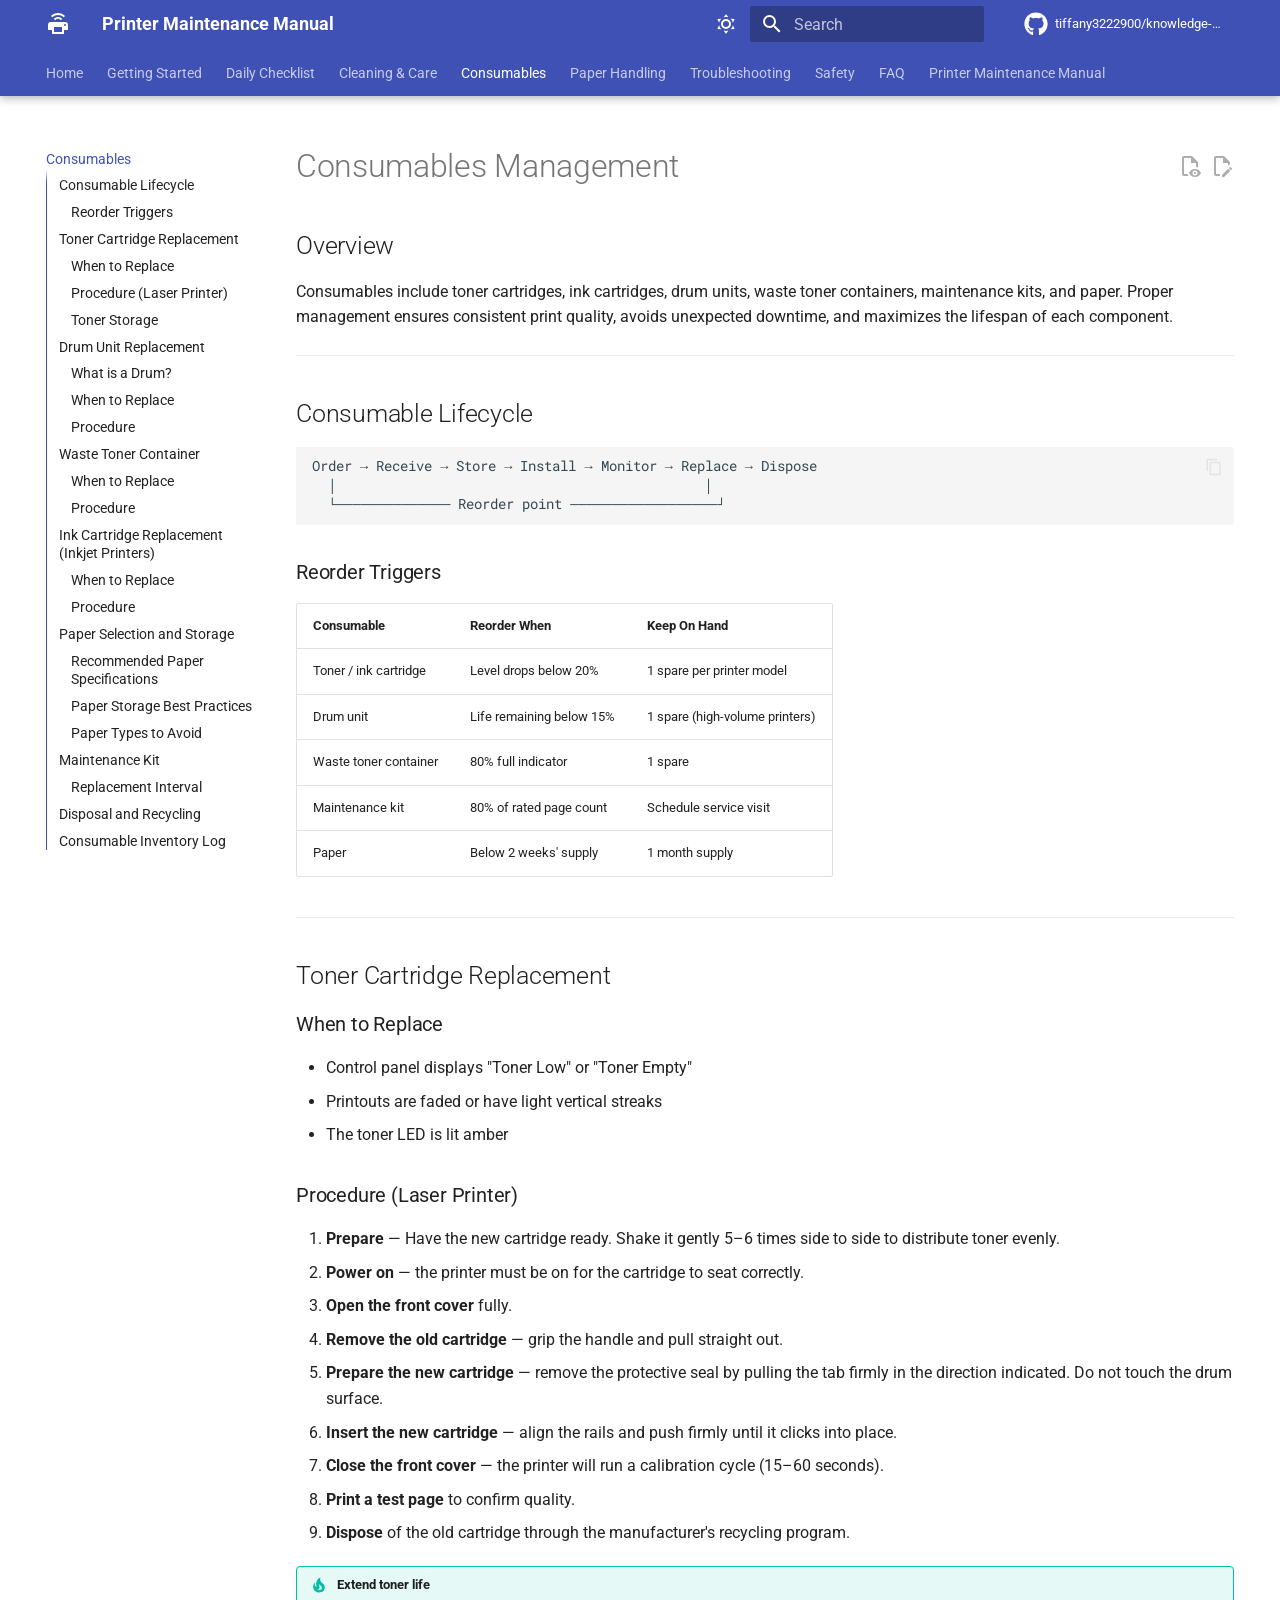
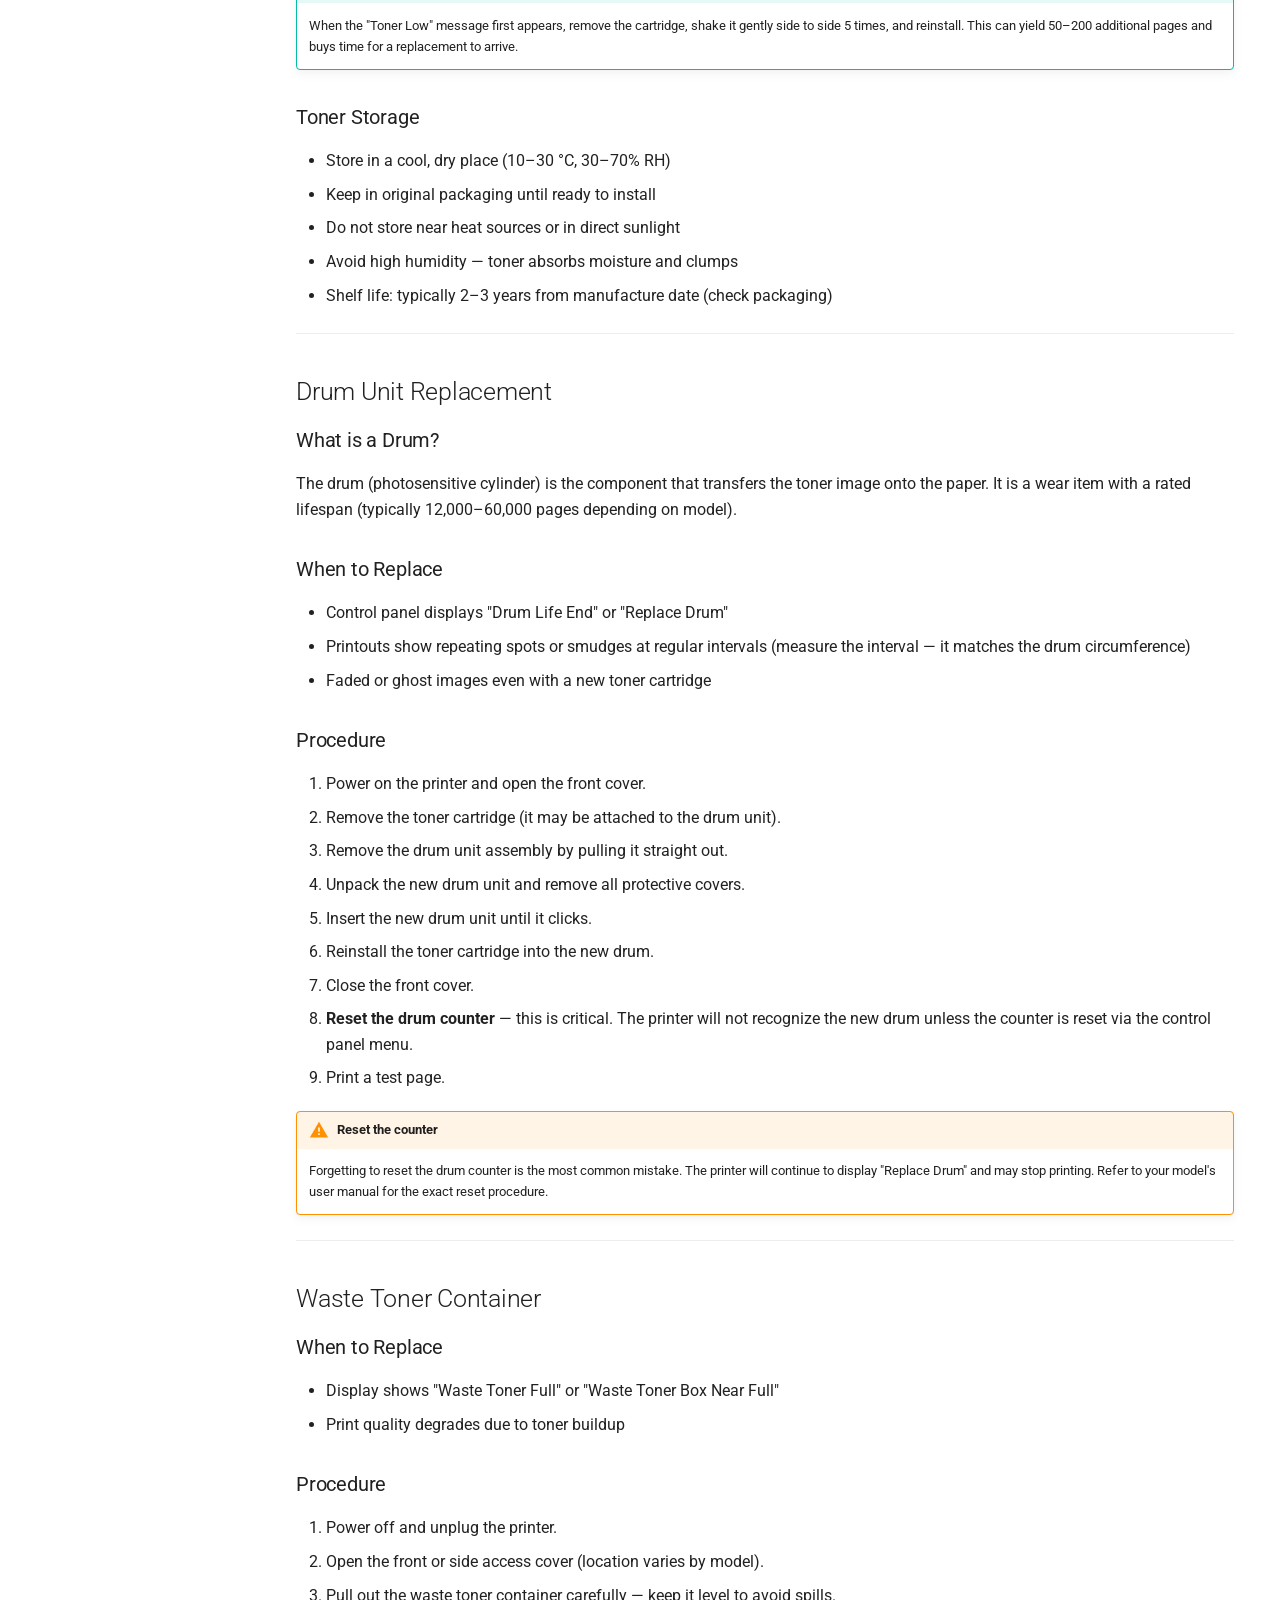
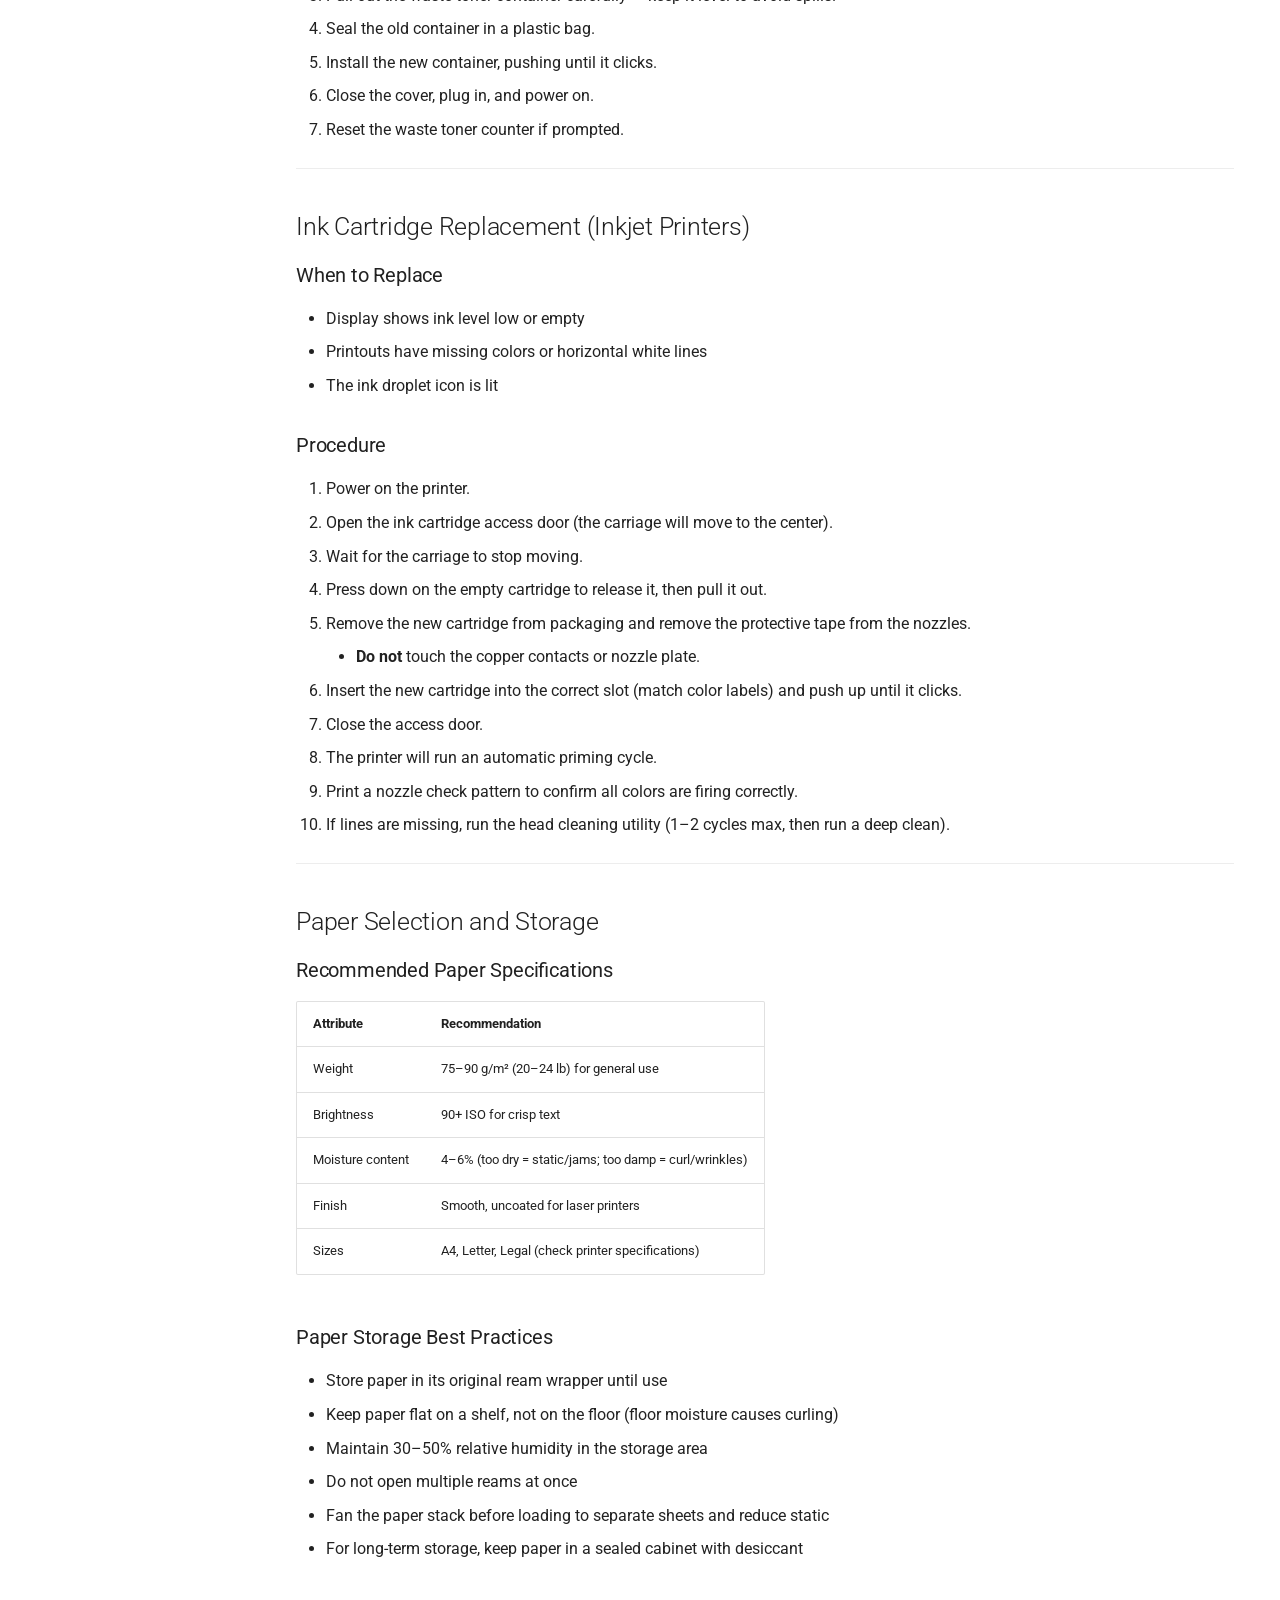
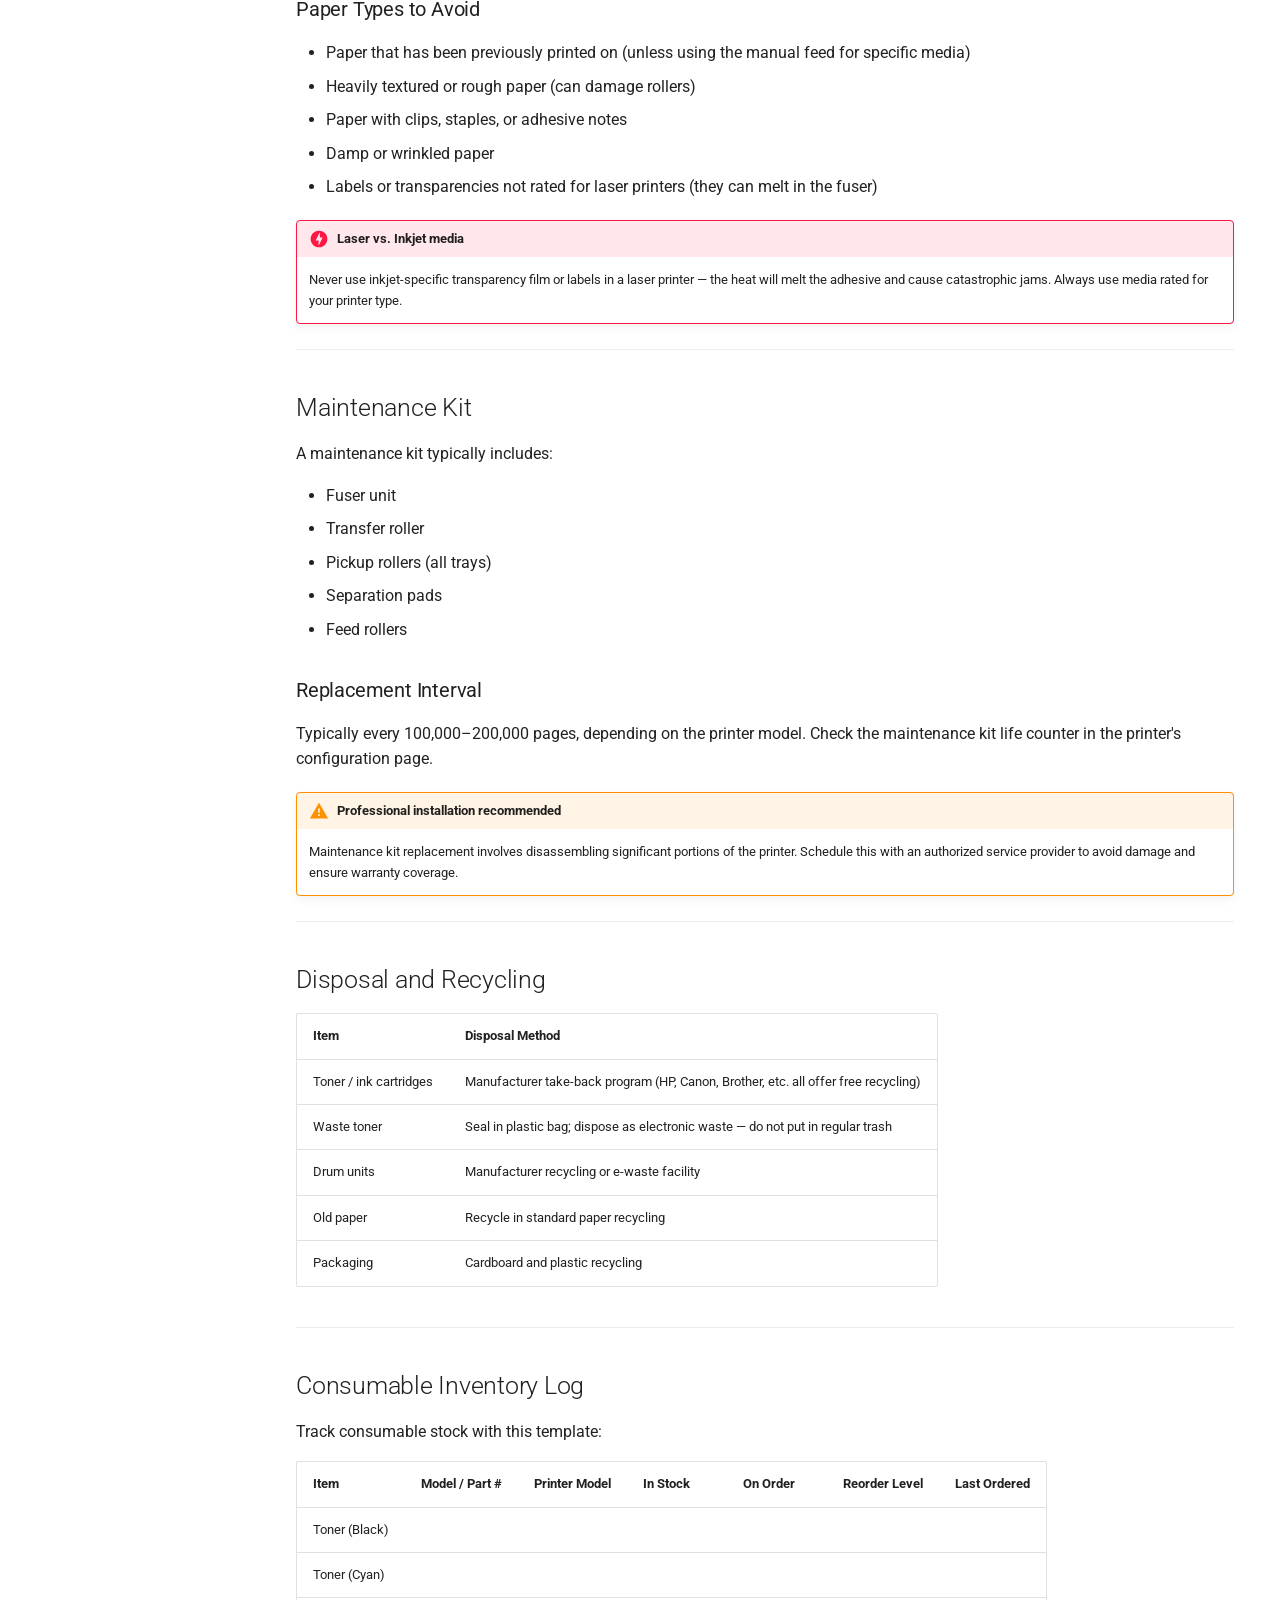
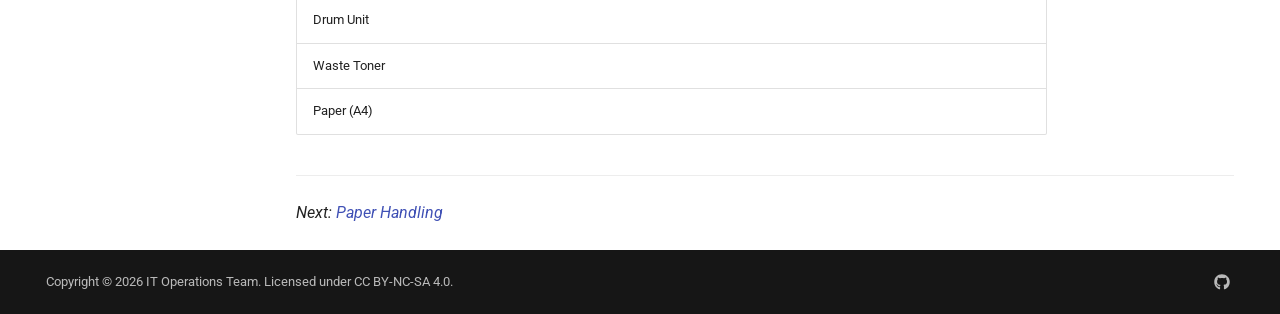
<file: consumables/index.html>
<!doctype html>
<html lang="en" class="no-js">
  <head>
    
      <meta charset="utf-8">
      <meta name="viewport" content="width=device-width,initial-scale=1">
      
        <meta name="description" content="Enterprise-grade daily maintenance and troubleshooting guide for office printers">
      
      
        <meta name="author" content="IT Operations Team">
      
      
        <link rel="canonical" href="https://tiffany3222900.github.io/knowledge-management-system/consumables/">
      
      
        <link rel="prev" href="../cleaning/">
      
      
        <link rel="next" href="../paper-handling/">
      
      
        
      
      
      <link rel="icon" href="../assets/images/favicon.png">
      <meta name="generator" content="mkdocs-1.6.1, mkdocs-material-9.7.7">
    
    
      
        <title>Consumables - Printer Maintenance Manual</title>
      
    
    
      <link rel="stylesheet" href="../assets/stylesheets/main.ec1eaa64.min.css">
      
        
        <link rel="stylesheet" href="../assets/stylesheets/palette.ab4e12ef.min.css">
      
      


    
    
      
    
    
      
        
        
        <link rel="preconnect" href="https://fonts.gstatic.com" crossorigin>
        <link rel="stylesheet" href="https://fonts.googleapis.com/css?family=Roboto:300,300i,400,400i,700,700i%7CRoboto+Mono:400,400i,700,700i&display=fallback">
        <style>:root{--md-text-font:"Roboto";--md-code-font:"Roboto Mono"}</style>
      
    
    
      <link rel="stylesheet" href="../css/print-site.css">
    
      <link rel="stylesheet" href="../css/print-site-material.css">
    
    <script>__md_scope=new URL("..",location),__md_hash=e=>[...e].reduce(((e,_)=>(e<<5)-e+_.charCodeAt(0)),0),__md_get=(e,_=localStorage,t=__md_scope)=>JSON.parse(_.getItem(t.pathname+"."+e)),__md_set=(e,_,t=localStorage,a=__md_scope)=>{try{t.setItem(a.pathname+"."+e,JSON.stringify(_))}catch(e){}}</script>
    
      

    
    
  </head>
  
  
    
    
      
    
    
    
    
    <body dir="ltr" data-md-color-scheme="default" data-md-color-primary="indigo" data-md-color-accent="indigo">
  
    
    <input class="md-toggle" data-md-toggle="drawer" type="checkbox" id="__drawer" autocomplete="off">
    <input class="md-toggle" data-md-toggle="search" type="checkbox" id="__search" autocomplete="off">
    <label class="md-overlay" for="__drawer"></label>
    <div data-md-component="skip">
      
        
        <a href="#consumables-management" class="md-skip">
          Skip to content
        </a>
      
    </div>
    <div data-md-component="announce">
      
    </div>
    
    
      

  

<header class="md-header md-header--shadow md-header--lifted" data-md-component="header">
  <nav class="md-header__inner md-grid" aria-label="Header">
    <a href=".." title="Printer Maintenance Manual" class="md-header__button md-logo" aria-label="Printer Maintenance Manual" data-md-component="logo">
      
  
  <svg xmlns="http://www.w3.org/2000/svg" viewBox="0 0 24 24"><path d="m4.93 3.92 1.41 1.41c3.12-3.13 8.19-3.13 11.32 0l1.41-1.41C15.17 0 8.84 0 4.93 3.92m2.83 2.83 1.41 1.41a4.01 4.01 0 0 1 5.66 0l1.41-1.41a6 6 0 0 0-8.48 0M19 14a1 1 0 0 1-1-1 1 1 0 0 1 1-1 1 1 0 0 1 1 1 1 1 0 0 1-1 1m-3 6H8v-5h8zm3-10H5a3 3 0 0 0-3 3v5h4v4h12v-4h4v-5a3 3 0 0 0-3-3"/></svg>

    </a>
    <label class="md-header__button md-icon" for="__drawer">
      
      <svg xmlns="http://www.w3.org/2000/svg" viewBox="0 0 24 24"><path d="M3 6h18v2H3zm0 5h18v2H3zm0 5h18v2H3z"/></svg>
    </label>
    <div class="md-header__title" data-md-component="header-title">
      <div class="md-header__ellipsis">
        <div class="md-header__topic">
          <span class="md-ellipsis">
            Printer Maintenance Manual
          </span>
        </div>
        <div class="md-header__topic" data-md-component="header-topic">
          <span class="md-ellipsis">
            
              Consumables
            
          </span>
        </div>
      </div>
    </div>
    
      
        <form class="md-header__option" data-md-component="palette">
  
    
    
    
    <input class="md-option" data-md-color-media="" data-md-color-scheme="default" data-md-color-primary="indigo" data-md-color-accent="indigo"  aria-label="Switch to dark mode"  type="radio" name="__palette" id="__palette_0">
    
      <label class="md-header__button md-icon" title="Switch to dark mode" for="__palette_1" hidden>
        <svg xmlns="http://www.w3.org/2000/svg" viewBox="0 0 24 24"><path d="M12 7a5 5 0 0 1 5 5 5 5 0 0 1-5 5 5 5 0 0 1-5-5 5 5 0 0 1 5-5m0 2a3 3 0 0 0-3 3 3 3 0 0 0 3 3 3 3 0 0 0 3-3 3 3 0 0 0-3-3m0-7 2.39 3.42C13.65 5.15 12.84 5 12 5s-1.65.15-2.39.42zM3.34 7l4.16-.35A7.2 7.2 0 0 0 5.94 8.5c-.44.74-.69 1.5-.83 2.29zm.02 10 1.76-3.77a7.131 7.131 0 0 0 2.38 4.14zM20.65 7l-1.77 3.79a7.02 7.02 0 0 0-2.38-4.15zm-.01 10-4.14.36c.59-.51 1.12-1.14 1.54-1.86.42-.73.69-1.5.83-2.29zM12 22l-2.41-3.44c.74.27 1.55.44 2.41.44.82 0 1.63-.17 2.37-.44z"/></svg>
      </label>
    
  
    
    
    
    <input class="md-option" data-md-color-media="" data-md-color-scheme="slate" data-md-color-primary="indigo" data-md-color-accent="indigo"  aria-label="Switch to light mode"  type="radio" name="__palette" id="__palette_1">
    
      <label class="md-header__button md-icon" title="Switch to light mode" for="__palette_0" hidden>
        <svg xmlns="http://www.w3.org/2000/svg" viewBox="0 0 24 24"><path d="m17.75 4.09-2.53 1.94.91 3.06-2.63-1.81-2.63 1.81.91-3.06-2.53-1.94L12.44 4l1.06-3 1.06 3zm3.5 6.91-1.64 1.25.59 1.98-1.7-1.17-1.7 1.17.59-1.98L15.75 11l2.06-.05L18.5 9l.69 1.95zm-2.28 4.95c.83-.08 1.72 1.1 1.19 1.85-.32.45-.66.87-1.08 1.27C15.17 23 8.84 23 4.94 19.07c-3.91-3.9-3.91-10.24 0-14.14.4-.4.82-.76 1.27-1.08.75-.53 1.93.36 1.85 1.19-.27 2.86.69 5.83 2.89 8.02a9.96 9.96 0 0 0 8.02 2.89m-1.64 2.02a12.08 12.08 0 0 1-7.8-3.47c-2.17-2.19-3.33-5-3.49-7.82-2.81 3.14-2.7 7.96.31 10.98 3.02 3.01 7.84 3.12 10.98.31"/></svg>
      </label>
    
  
</form>
      
    
    
      <script>var palette=__md_get("__palette");if(palette&&palette.color){if("(prefers-color-scheme)"===palette.color.media){var media=matchMedia("(prefers-color-scheme: light)"),input=document.querySelector(media.matches?"[data-md-color-media='(prefers-color-scheme: light)']":"[data-md-color-media='(prefers-color-scheme: dark)']");palette.color.media=input.getAttribute("data-md-color-media"),palette.color.scheme=input.getAttribute("data-md-color-scheme"),palette.color.primary=input.getAttribute("data-md-color-primary"),palette.color.accent=input.getAttribute("data-md-color-accent")}for(var[key,value]of Object.entries(palette.color))document.body.setAttribute("data-md-color-"+key,value)}</script>
    
    
    
      
      
        <label class="md-header__button md-icon" for="__search">
          
          <svg xmlns="http://www.w3.org/2000/svg" viewBox="0 0 24 24"><path d="M9.5 3A6.5 6.5 0 0 1 16 9.5c0 1.61-.59 3.09-1.56 4.23l.27.27h.79l5 5-1.5 1.5-5-5v-.79l-.27-.27A6.52 6.52 0 0 1 9.5 16 6.5 6.5 0 0 1 3 9.5 6.5 6.5 0 0 1 9.5 3m0 2C7 5 5 7 5 9.5S7 14 9.5 14 14 12 14 9.5 12 5 9.5 5"/></svg>
        </label>
        <div class="md-search" data-md-component="search" role="dialog">
  <label class="md-search__overlay" for="__search"></label>
  <div class="md-search__inner" role="search">
    <form class="md-search__form" name="search">
      <input type="text" class="md-search__input" name="query" aria-label="Search" placeholder="Search" autocapitalize="off" autocorrect="off" autocomplete="off" spellcheck="false" data-md-component="search-query" required>
      <label class="md-search__icon md-icon" for="__search">
        
        <svg xmlns="http://www.w3.org/2000/svg" viewBox="0 0 24 24"><path d="M9.5 3A6.5 6.5 0 0 1 16 9.5c0 1.61-.59 3.09-1.56 4.23l.27.27h.79l5 5-1.5 1.5-5-5v-.79l-.27-.27A6.52 6.52 0 0 1 9.5 16 6.5 6.5 0 0 1 3 9.5 6.5 6.5 0 0 1 9.5 3m0 2C7 5 5 7 5 9.5S7 14 9.5 14 14 12 14 9.5 12 5 9.5 5"/></svg>
        
        <svg xmlns="http://www.w3.org/2000/svg" viewBox="0 0 24 24"><path d="M20 11v2H8l5.5 5.5-1.42 1.42L4.16 12l7.92-7.92L13.5 5.5 8 11z"/></svg>
      </label>
      <nav class="md-search__options" aria-label="Search">
        
          <a href="javascript:void(0)" class="md-search__icon md-icon" title="Share" aria-label="Share" data-clipboard data-clipboard-text="" data-md-component="search-share" tabindex="-1">
            
            <svg xmlns="http://www.w3.org/2000/svg" viewBox="0 0 24 24"><path d="M18 16.08c-.76 0-1.44.3-1.96.77L8.91 12.7c.05-.23.09-.46.09-.7s-.04-.47-.09-.7l7.05-4.11c.54.5 1.25.81 2.04.81a3 3 0 0 0 3-3 3 3 0 0 0-3-3 3 3 0 0 0-3 3c0 .24.04.47.09.7L8.04 9.81C7.5 9.31 6.79 9 6 9a3 3 0 0 0-3 3 3 3 0 0 0 3 3c.79 0 1.5-.31 2.04-.81l7.12 4.15c-.05.21-.08.43-.08.66 0 1.61 1.31 2.91 2.92 2.91s2.92-1.3 2.92-2.91A2.92 2.92 0 0 0 18 16.08"/></svg>
          </a>
        
        <button type="reset" class="md-search__icon md-icon" title="Clear" aria-label="Clear" tabindex="-1">
          
          <svg xmlns="http://www.w3.org/2000/svg" viewBox="0 0 24 24"><path d="M19 6.41 17.59 5 12 10.59 6.41 5 5 6.41 10.59 12 5 17.59 6.41 19 12 13.41 17.59 19 19 17.59 13.41 12z"/></svg>
        </button>
      </nav>
      
        <div class="md-search__suggest" data-md-component="search-suggest"></div>
      
    </form>
    <div class="md-search__output">
      <div class="md-search__scrollwrap" tabindex="0" data-md-scrollfix>
        <div class="md-search-result" data-md-component="search-result">
          <div class="md-search-result__meta">
            Initializing search
          </div>
          <ol class="md-search-result__list" role="presentation"></ol>
        </div>
      </div>
    </div>
  </div>
</div>
      
    
    
      <div class="md-header__source">
        <a href="https://github.com/tiffany3222900/knowledge-management-system" title="Go to repository" class="md-source" data-md-component="source">
  <div class="md-source__icon md-icon">
    
    <svg xmlns="http://www.w3.org/2000/svg" viewBox="0 0 512 512"><!--! Font Awesome Free 7.1.0 by @fontawesome - https://fontawesome.com License - https://fontawesome.com/license/free (Icons: CC BY 4.0, Fonts: SIL OFL 1.1, Code: MIT License) Copyright 2025 Fonticons, Inc.--><path d="M173.9 397.4c0 2-2.3 3.6-5.2 3.6-3.3.3-5.6-1.3-5.6-3.6 0-2 2.3-3.6 5.2-3.6 3-.3 5.6 1.3 5.6 3.6m-31.1-4.5c-.7 2 1.3 4.3 4.3 4.9 2.6 1 5.6 0 6.2-2s-1.3-4.3-4.3-5.2c-2.6-.7-5.5.3-6.2 2.3m44.2-1.7c-2.9.7-4.9 2.6-4.6 4.9.3 2 2.9 3.3 5.9 2.6 2.9-.7 4.9-2.6 4.6-4.6-.3-1.9-3-3.2-5.9-2.9M252.8 8C114.1 8 8 113.3 8 252c0 110.9 69.8 205.8 169.5 239.2 12.8 2.3 17.3-5.6 17.3-12.1 0-6.2-.3-40.4-.3-61.4 0 0-70 15-84.7-29.8 0 0-11.4-29.1-27.8-36.6 0 0-22.9-15.7 1.6-15.4 0 0 24.9 2 38.6 25.8 21.9 38.6 58.6 27.5 72.9 20.9 2.3-16 8.8-27.1 16-33.7-55.9-6.2-112.3-14.3-112.3-110.5 0-27.5 7.6-41.3 23.6-58.9-2.6-6.5-11.1-33.3 2.6-67.9 20.9-6.5 69 27 69 27 20-5.6 41.5-8.5 62.8-8.5s42.8 2.9 62.8 8.5c0 0 48.1-33.6 69-27 13.7 34.7 5.2 61.4 2.6 67.9 16 17.7 25.8 31.5 25.8 58.9 0 96.5-58.9 104.2-114.8 110.5 9.2 7.9 17 22.9 17 46.4 0 33.7-.3 75.4-.3 83.6 0 6.5 4.6 14.4 17.3 12.1C436.2 457.8 504 362.9 504 252 504 113.3 391.5 8 252.8 8M105.2 352.9c-1.3 1-1 3.3.7 5.2 1.6 1.6 3.9 2.3 5.2 1 1.3-1 1-3.3-.7-5.2-1.6-1.6-3.9-2.3-5.2-1m-10.8-8.1c-.7 1.3.3 2.9 2.3 3.9 1.6 1 3.6.7 4.3-.7.7-1.3-.3-2.9-2.3-3.9-2-.6-3.6-.3-4.3.7m32.4 35.6c-1.6 1.3-1 4.3 1.3 6.2 2.3 2.3 5.2 2.6 6.5 1 1.3-1.3.7-4.3-1.3-6.2-2.2-2.3-5.2-2.6-6.5-1m-11.4-14.7c-1.6 1-1.6 3.6 0 5.9s4.3 3.3 5.6 2.3c1.6-1.3 1.6-3.9 0-6.2-1.4-2.3-4-3.3-5.6-2"/></svg>
  </div>
  <div class="md-source__repository">
    tiffany3222900/knowledge-management-system
  </div>
</a>
      </div>
    
  </nav>
  
    
      
<nav class="md-tabs" aria-label="Tabs" data-md-component="tabs">
  <div class="md-grid">
    <ul class="md-tabs__list">
      
        
  
  
  
  
    <li class="md-tabs__item">
      <a href=".." class="md-tabs__link">
        
  
  
    
  
  Home

      </a>
    </li>
  

      
        
  
  
  
  
    <li class="md-tabs__item">
      <a href="../getting-started/" class="md-tabs__link">
        
  
  
    
  
  Getting Started

      </a>
    </li>
  

      
        
  
  
  
  
    <li class="md-tabs__item">
      <a href="../daily-checklist/" class="md-tabs__link">
        
  
  
    
  
  Daily Checklist

      </a>
    </li>
  

      
        
  
  
  
  
    <li class="md-tabs__item">
      <a href="../cleaning/" class="md-tabs__link">
        
  
  
    
  
  Cleaning & Care

      </a>
    </li>
  

      
        
  
  
  
    
  
  
    <li class="md-tabs__item md-tabs__item--active">
      <a href="./" class="md-tabs__link">
        
  
  
    
  
  Consumables

      </a>
    </li>
  

      
        
  
  
  
  
    <li class="md-tabs__item">
      <a href="../paper-handling/" class="md-tabs__link">
        
  
  
    
  
  Paper Handling

      </a>
    </li>
  

      
        
  
  
  
  
    <li class="md-tabs__item">
      <a href="../troubleshooting/" class="md-tabs__link">
        
  
  
    
  
  Troubleshooting

      </a>
    </li>
  

      
        
  
  
  
  
    <li class="md-tabs__item">
      <a href="../safety/" class="md-tabs__link">
        
  
  
    
  
  Safety

      </a>
    </li>
  

      
        
  
  
  
  
    <li class="md-tabs__item">
      <a href="../faq/" class="md-tabs__link">
        
  
  
    
  
  FAQ

      </a>
    </li>
  

      
        
  
  
  
  
    <li class="md-tabs__item">
      <a href="../print_page/" class="md-tabs__link">
        
  
  
    
  
  Printer Maintenance Manual

      </a>
    </li>
  

      
    </ul>
  </div>
</nav>
    
  
</header>
    
    <div class="md-container" data-md-component="container">
      
      
        
      
      <main class="md-main" data-md-component="main">
        <div class="md-main__inner md-grid">
          
            
              
              <div class="md-sidebar md-sidebar--primary" data-md-component="sidebar" data-md-type="navigation" >
                <div class="md-sidebar__scrollwrap">
                  <div class="md-sidebar__inner">
                    


  


  

<nav class="md-nav md-nav--primary md-nav--lifted md-nav--integrated" aria-label="Navigation" data-md-level="0">
  <label class="md-nav__title" for="__drawer">
    <a href=".." title="Printer Maintenance Manual" class="md-nav__button md-logo" aria-label="Printer Maintenance Manual" data-md-component="logo">
      
  
  <svg xmlns="http://www.w3.org/2000/svg" viewBox="0 0 24 24"><path d="m4.93 3.92 1.41 1.41c3.12-3.13 8.19-3.13 11.32 0l1.41-1.41C15.17 0 8.84 0 4.93 3.92m2.83 2.83 1.41 1.41a4.01 4.01 0 0 1 5.66 0l1.41-1.41a6 6 0 0 0-8.48 0M19 14a1 1 0 0 1-1-1 1 1 0 0 1 1-1 1 1 0 0 1 1 1 1 1 0 0 1-1 1m-3 6H8v-5h8zm3-10H5a3 3 0 0 0-3 3v5h4v4h12v-4h4v-5a3 3 0 0 0-3-3"/></svg>

    </a>
    Printer Maintenance Manual
  </label>
  
    <div class="md-nav__source">
      <a href="https://github.com/tiffany3222900/knowledge-management-system" title="Go to repository" class="md-source" data-md-component="source">
  <div class="md-source__icon md-icon">
    
    <svg xmlns="http://www.w3.org/2000/svg" viewBox="0 0 512 512"><!--! Font Awesome Free 7.1.0 by @fontawesome - https://fontawesome.com License - https://fontawesome.com/license/free (Icons: CC BY 4.0, Fonts: SIL OFL 1.1, Code: MIT License) Copyright 2025 Fonticons, Inc.--><path d="M173.9 397.4c0 2-2.3 3.6-5.2 3.6-3.3.3-5.6-1.3-5.6-3.6 0-2 2.3-3.6 5.2-3.6 3-.3 5.6 1.3 5.6 3.6m-31.1-4.5c-.7 2 1.3 4.3 4.3 4.9 2.6 1 5.6 0 6.2-2s-1.3-4.3-4.3-5.2c-2.6-.7-5.5.3-6.2 2.3m44.2-1.7c-2.9.7-4.9 2.6-4.6 4.9.3 2 2.9 3.3 5.9 2.6 2.9-.7 4.9-2.6 4.6-4.6-.3-1.9-3-3.2-5.9-2.9M252.8 8C114.1 8 8 113.3 8 252c0 110.9 69.8 205.8 169.5 239.2 12.8 2.3 17.3-5.6 17.3-12.1 0-6.2-.3-40.4-.3-61.4 0 0-70 15-84.7-29.8 0 0-11.4-29.1-27.8-36.6 0 0-22.9-15.7 1.6-15.4 0 0 24.9 2 38.6 25.8 21.9 38.6 58.6 27.5 72.9 20.9 2.3-16 8.8-27.1 16-33.7-55.9-6.2-112.3-14.3-112.3-110.5 0-27.5 7.6-41.3 23.6-58.9-2.6-6.5-11.1-33.3 2.6-67.9 20.9-6.5 69 27 69 27 20-5.6 41.5-8.5 62.8-8.5s42.8 2.9 62.8 8.5c0 0 48.1-33.6 69-27 13.7 34.7 5.2 61.4 2.6 67.9 16 17.7 25.8 31.5 25.8 58.9 0 96.5-58.9 104.2-114.8 110.5 9.2 7.9 17 22.9 17 46.4 0 33.7-.3 75.4-.3 83.6 0 6.5 4.6 14.4 17.3 12.1C436.2 457.8 504 362.9 504 252 504 113.3 391.5 8 252.8 8M105.2 352.9c-1.3 1-1 3.3.7 5.2 1.6 1.6 3.9 2.3 5.2 1 1.3-1 1-3.3-.7-5.2-1.6-1.6-3.9-2.3-5.2-1m-10.8-8.1c-.7 1.3.3 2.9 2.3 3.9 1.6 1 3.6.7 4.3-.7.7-1.3-.3-2.9-2.3-3.9-2-.6-3.6-.3-4.3.7m32.4 35.6c-1.6 1.3-1 4.3 1.3 6.2 2.3 2.3 5.2 2.6 6.5 1 1.3-1.3.7-4.3-1.3-6.2-2.2-2.3-5.2-2.6-6.5-1m-11.4-14.7c-1.6 1-1.6 3.6 0 5.9s4.3 3.3 5.6 2.3c1.6-1.3 1.6-3.9 0-6.2-1.4-2.3-4-3.3-5.6-2"/></svg>
  </div>
  <div class="md-source__repository">
    tiffany3222900/knowledge-management-system
  </div>
</a>
    </div>
  
  <ul class="md-nav__list" data-md-scrollfix>
    
      
      
  
  
  
  
    <li class="md-nav__item">
      <a href=".." class="md-nav__link">
        
  
  
  <span class="md-ellipsis">
    
  
    Home
  

    
  </span>
  
  

      </a>
    </li>
  

    
      
      
  
  
  
  
    <li class="md-nav__item">
      <a href="../getting-started/" class="md-nav__link">
        
  
  
  <span class="md-ellipsis">
    
  
    Getting Started
  

    
  </span>
  
  

      </a>
    </li>
  

    
      
      
  
  
  
  
    <li class="md-nav__item">
      <a href="../daily-checklist/" class="md-nav__link">
        
  
  
  <span class="md-ellipsis">
    
  
    Daily Checklist
  

    
  </span>
  
  

      </a>
    </li>
  

    
      
      
  
  
  
  
    <li class="md-nav__item">
      <a href="../cleaning/" class="md-nav__link">
        
  
  
  <span class="md-ellipsis">
    
  
    Cleaning & Care
  

    
  </span>
  
  

      </a>
    </li>
  

    
      
      
  
  
    
  
  
  
    <li class="md-nav__item md-nav__item--active">
      
      <input class="md-nav__toggle md-toggle" type="checkbox" id="__toc">
      
      
        
      
      
        <label class="md-nav__link md-nav__link--active" for="__toc">
          
  
  
  <span class="md-ellipsis">
    
  
    Consumables
  

    
  </span>
  
  

          <span class="md-nav__icon md-icon"></span>
        </label>
      
      <a href="./" class="md-nav__link md-nav__link--active">
        
  
  
  <span class="md-ellipsis">
    
  
    Consumables
  

    
  </span>
  
  

      </a>
      
        

<nav class="md-nav md-nav--secondary" aria-label="Table of contents">
  
  
  
    
  
  
    <label class="md-nav__title" for="__toc">
      <span class="md-nav__icon md-icon"></span>
      Table of contents
    </label>
    <ul class="md-nav__list" data-md-component="toc" data-md-scrollfix>
      
        <li class="md-nav__item">
  <a href="#overview" class="md-nav__link">
    <span class="md-ellipsis">
      
        Overview
      
    </span>
  </a>
  
</li>
      
        <li class="md-nav__item">
  <a href="#consumable-lifecycle" class="md-nav__link">
    <span class="md-ellipsis">
      
        Consumable Lifecycle
      
    </span>
  </a>
  
    <nav class="md-nav" aria-label="Consumable Lifecycle">
      <ul class="md-nav__list">
        
          <li class="md-nav__item">
  <a href="#reorder-triggers" class="md-nav__link">
    <span class="md-ellipsis">
      
        Reorder Triggers
      
    </span>
  </a>
  
</li>
        
      </ul>
    </nav>
  
</li>
      
        <li class="md-nav__item">
  <a href="#toner-cartridge-replacement" class="md-nav__link">
    <span class="md-ellipsis">
      
        Toner Cartridge Replacement
      
    </span>
  </a>
  
    <nav class="md-nav" aria-label="Toner Cartridge Replacement">
      <ul class="md-nav__list">
        
          <li class="md-nav__item">
  <a href="#when-to-replace" class="md-nav__link">
    <span class="md-ellipsis">
      
        When to Replace
      
    </span>
  </a>
  
</li>
        
          <li class="md-nav__item">
  <a href="#procedure-laser-printer" class="md-nav__link">
    <span class="md-ellipsis">
      
        Procedure (Laser Printer)
      
    </span>
  </a>
  
</li>
        
          <li class="md-nav__item">
  <a href="#toner-storage" class="md-nav__link">
    <span class="md-ellipsis">
      
        Toner Storage
      
    </span>
  </a>
  
</li>
        
      </ul>
    </nav>
  
</li>
      
        <li class="md-nav__item">
  <a href="#drum-unit-replacement" class="md-nav__link">
    <span class="md-ellipsis">
      
        Drum Unit Replacement
      
    </span>
  </a>
  
    <nav class="md-nav" aria-label="Drum Unit Replacement">
      <ul class="md-nav__list">
        
          <li class="md-nav__item">
  <a href="#what-is-a-drum" class="md-nav__link">
    <span class="md-ellipsis">
      
        What is a Drum?
      
    </span>
  </a>
  
</li>
        
          <li class="md-nav__item">
  <a href="#when-to-replace_1" class="md-nav__link">
    <span class="md-ellipsis">
      
        When to Replace
      
    </span>
  </a>
  
</li>
        
          <li class="md-nav__item">
  <a href="#procedure" class="md-nav__link">
    <span class="md-ellipsis">
      
        Procedure
      
    </span>
  </a>
  
</li>
        
      </ul>
    </nav>
  
</li>
      
        <li class="md-nav__item">
  <a href="#waste-toner-container" class="md-nav__link">
    <span class="md-ellipsis">
      
        Waste Toner Container
      
    </span>
  </a>
  
    <nav class="md-nav" aria-label="Waste Toner Container">
      <ul class="md-nav__list">
        
          <li class="md-nav__item">
  <a href="#when-to-replace_2" class="md-nav__link">
    <span class="md-ellipsis">
      
        When to Replace
      
    </span>
  </a>
  
</li>
        
          <li class="md-nav__item">
  <a href="#procedure_1" class="md-nav__link">
    <span class="md-ellipsis">
      
        Procedure
      
    </span>
  </a>
  
</li>
        
      </ul>
    </nav>
  
</li>
      
        <li class="md-nav__item">
  <a href="#ink-cartridge-replacement-inkjet-printers" class="md-nav__link">
    <span class="md-ellipsis">
      
        Ink Cartridge Replacement (Inkjet Printers)
      
    </span>
  </a>
  
    <nav class="md-nav" aria-label="Ink Cartridge Replacement (Inkjet Printers)">
      <ul class="md-nav__list">
        
          <li class="md-nav__item">
  <a href="#when-to-replace_3" class="md-nav__link">
    <span class="md-ellipsis">
      
        When to Replace
      
    </span>
  </a>
  
</li>
        
          <li class="md-nav__item">
  <a href="#procedure_2" class="md-nav__link">
    <span class="md-ellipsis">
      
        Procedure
      
    </span>
  </a>
  
</li>
        
      </ul>
    </nav>
  
</li>
      
        <li class="md-nav__item">
  <a href="#paper-selection-and-storage" class="md-nav__link">
    <span class="md-ellipsis">
      
        Paper Selection and Storage
      
    </span>
  </a>
  
    <nav class="md-nav" aria-label="Paper Selection and Storage">
      <ul class="md-nav__list">
        
          <li class="md-nav__item">
  <a href="#recommended-paper-specifications" class="md-nav__link">
    <span class="md-ellipsis">
      
        Recommended Paper Specifications
      
    </span>
  </a>
  
</li>
        
          <li class="md-nav__item">
  <a href="#paper-storage-best-practices" class="md-nav__link">
    <span class="md-ellipsis">
      
        Paper Storage Best Practices
      
    </span>
  </a>
  
</li>
        
          <li class="md-nav__item">
  <a href="#paper-types-to-avoid" class="md-nav__link">
    <span class="md-ellipsis">
      
        Paper Types to Avoid
      
    </span>
  </a>
  
</li>
        
      </ul>
    </nav>
  
</li>
      
        <li class="md-nav__item">
  <a href="#maintenance-kit" class="md-nav__link">
    <span class="md-ellipsis">
      
        Maintenance Kit
      
    </span>
  </a>
  
    <nav class="md-nav" aria-label="Maintenance Kit">
      <ul class="md-nav__list">
        
          <li class="md-nav__item">
  <a href="#replacement-interval" class="md-nav__link">
    <span class="md-ellipsis">
      
        Replacement Interval
      
    </span>
  </a>
  
</li>
        
      </ul>
    </nav>
  
</li>
      
        <li class="md-nav__item">
  <a href="#disposal-and-recycling" class="md-nav__link">
    <span class="md-ellipsis">
      
        Disposal and Recycling
      
    </span>
  </a>
  
</li>
      
        <li class="md-nav__item">
  <a href="#consumable-inventory-log" class="md-nav__link">
    <span class="md-ellipsis">
      
        Consumable Inventory Log
      
    </span>
  </a>
  
</li>
      
    </ul>
  
</nav>
      
    </li>
  

    
      
      
  
  
  
  
    <li class="md-nav__item">
      <a href="../paper-handling/" class="md-nav__link">
        
  
  
  <span class="md-ellipsis">
    
  
    Paper Handling
  

    
  </span>
  
  

      </a>
    </li>
  

    
      
      
  
  
  
  
    <li class="md-nav__item">
      <a href="../troubleshooting/" class="md-nav__link">
        
  
  
  <span class="md-ellipsis">
    
  
    Troubleshooting
  

    
  </span>
  
  

      </a>
    </li>
  

    
      
      
  
  
  
  
    <li class="md-nav__item">
      <a href="../safety/" class="md-nav__link">
        
  
  
  <span class="md-ellipsis">
    
  
    Safety
  

    
  </span>
  
  

      </a>
    </li>
  

    
      
      
  
  
  
  
    <li class="md-nav__item">
      <a href="../faq/" class="md-nav__link">
        
  
  
  <span class="md-ellipsis">
    
  
    FAQ
  

    
  </span>
  
  

      </a>
    </li>
  

    
      
      
  
  
  
  
    <li class="md-nav__item">
      <a href="../print_page/" class="md-nav__link">
        
  
  
  <span class="md-ellipsis">
    
  
    Printer Maintenance Manual
  

    
  </span>
  
  

      </a>
    </li>
  

    
  </ul>
</nav>
                  </div>
                </div>
              </div>
            
            
          
          
            <div class="md-content" data-md-component="content">
              
                



  


              
              <article class="md-content__inner md-typeset">
                
                  


  
    <a href="https://github.com/tiffany3222900/knowledge-management-system/edit/master/docs/consumables.md" title="Edit this page" class="md-content__button md-icon" rel="edit">
      
      <svg xmlns="http://www.w3.org/2000/svg" viewBox="0 0 24 24"><path d="M10 20H6V4h7v5h5v3.1l2-2V8l-6-6H6c-1.1 0-2 .9-2 2v16c0 1.1.9 2 2 2h4zm10.2-7c.1 0 .3.1.4.2l1.3 1.3c.2.2.2.6 0 .8l-1 1-2.1-2.1 1-1c.1-.1.2-.2.4-.2m0 3.9L14.1 23H12v-2.1l6.1-6.1z"/></svg>
    </a>
  
  
    
      
    
    <a href="https://github.com/tiffany3222900/knowledge-management-system/raw/master/docs/consumables.md" title="View source of this page" class="md-content__button md-icon">
      
      <svg xmlns="http://www.w3.org/2000/svg" viewBox="0 0 24 24"><path d="M17 18c.56 0 1 .44 1 1s-.44 1-1 1-1-.44-1-1 .44-1 1-1m0-3c-2.73 0-5.06 1.66-6 4 .94 2.34 3.27 4 6 4s5.06-1.66 6-4c-.94-2.34-3.27-4-6-4m0 6.5a2.5 2.5 0 0 1-2.5-2.5 2.5 2.5 0 0 1 2.5-2.5 2.5 2.5 0 0 1 2.5 2.5 2.5 2.5 0 0 1-2.5 2.5M9.27 20H6V4h7v5h5v4.07c.7.08 1.36.25 2 .49V8l-6-6H6a2 2 0 0 0-2 2v16a2 2 0 0 0 2 2h4.5a8.2 8.2 0 0 1-1.23-2"/></svg>
    </a>
  


<h1 id="consumables-management">Consumables Management<a class="headerlink" href="#consumables-management" title="Permanent link">&para;</a></h1>
<h2 id="overview">Overview<a class="headerlink" href="#overview" title="Permanent link">&para;</a></h2>
<p>Consumables include toner cartridges, ink cartridges, drum units, waste toner containers, maintenance kits, and paper. Proper management ensures consistent print quality, avoids unexpected downtime, and maximizes the lifespan of each component.</p>
<hr />
<h2 id="consumable-lifecycle">Consumable Lifecycle<a class="headerlink" href="#consumable-lifecycle" title="Permanent link">&para;</a></h2>
<div class="highlight"><pre><span></span><code><a id="__codelineno-0-1" name="__codelineno-0-1" href="#__codelineno-0-1"></a>Order → Receive → Store → Install → Monitor → Replace → Dispose
<a id="__codelineno-0-2" name="__codelineno-0-2" href="#__codelineno-0-2"></a>  │                                              │
<a id="__codelineno-0-3" name="__codelineno-0-3" href="#__codelineno-0-3"></a>  └────────────── Reorder point ──────────────────┘
</code></pre></div>
<h3 id="reorder-triggers">Reorder Triggers<a class="headerlink" href="#reorder-triggers" title="Permanent link">&para;</a></h3>
<table>
<thead>
<tr>
<th>Consumable</th>
<th>Reorder When</th>
<th>Keep On Hand</th>
</tr>
</thead>
<tbody>
<tr>
<td>Toner / ink cartridge</td>
<td>Level drops below 20%</td>
<td>1 spare per printer model</td>
</tr>
<tr>
<td>Drum unit</td>
<td>Life remaining below 15%</td>
<td>1 spare (high-volume printers)</td>
</tr>
<tr>
<td>Waste toner container</td>
<td>80% full indicator</td>
<td>1 spare</td>
</tr>
<tr>
<td>Maintenance kit</td>
<td>80% of rated page count</td>
<td>Schedule service visit</td>
</tr>
<tr>
<td>Paper</td>
<td>Below 2 weeks' supply</td>
<td>1 month supply</td>
</tr>
</tbody>
</table>
<hr />
<h2 id="toner-cartridge-replacement">Toner Cartridge Replacement<a class="headerlink" href="#toner-cartridge-replacement" title="Permanent link">&para;</a></h2>
<h3 id="when-to-replace">When to Replace<a class="headerlink" href="#when-to-replace" title="Permanent link">&para;</a></h3>
<ul>
<li>Control panel displays "Toner Low" or "Toner Empty"</li>
<li>Printouts are faded or have light vertical streaks</li>
<li>The toner LED is lit amber</li>
</ul>
<h3 id="procedure-laser-printer">Procedure (Laser Printer)<a class="headerlink" href="#procedure-laser-printer" title="Permanent link">&para;</a></h3>
<ol>
<li><strong>Prepare</strong> — Have the new cartridge ready. Shake it gently 5–6 times side to side to distribute toner evenly.</li>
<li><strong>Power on</strong> — the printer must be on for the cartridge to seat correctly.</li>
<li><strong>Open the front cover</strong> fully.</li>
<li><strong>Remove the old cartridge</strong> — grip the handle and pull straight out.</li>
<li><strong>Prepare the new cartridge</strong> — remove the protective seal by pulling the tab firmly in the direction indicated. Do not touch the drum surface.</li>
<li><strong>Insert the new cartridge</strong> — align the rails and push firmly until it clicks into place.</li>
<li><strong>Close the front cover</strong> — the printer will run a calibration cycle (15–60 seconds).</li>
<li><strong>Print a test page</strong> to confirm quality.</li>
<li><strong>Dispose</strong> of the old cartridge through the manufacturer's recycling program.</li>
</ol>
<div class="admonition tip">
<p class="admonition-title">Extend toner life</p>
<p>When the "Toner Low" message first appears, remove the cartridge, shake it gently side to side 5 times, and reinstall. This can yield 50–200 additional pages and buys time for a replacement to arrive.</p>
</div>
<h3 id="toner-storage">Toner Storage<a class="headerlink" href="#toner-storage" title="Permanent link">&para;</a></h3>
<ul>
<li>Store in a cool, dry place (10–30 °C, 30–70% RH)</li>
<li>Keep in original packaging until ready to install</li>
<li>Do not store near heat sources or in direct sunlight</li>
<li>Avoid high humidity — toner absorbs moisture and clumps</li>
<li>Shelf life: typically 2–3 years from manufacture date (check packaging)</li>
</ul>
<hr />
<h2 id="drum-unit-replacement">Drum Unit Replacement<a class="headerlink" href="#drum-unit-replacement" title="Permanent link">&para;</a></h2>
<h3 id="what-is-a-drum">What is a Drum?<a class="headerlink" href="#what-is-a-drum" title="Permanent link">&para;</a></h3>
<p>The drum (photosensitive cylinder) is the component that transfers the toner image onto the paper. It is a wear item with a rated lifespan (typically 12,000–60,000 pages depending on model).</p>
<h3 id="when-to-replace_1">When to Replace<a class="headerlink" href="#when-to-replace_1" title="Permanent link">&para;</a></h3>
<ul>
<li>Control panel displays "Drum Life End" or "Replace Drum"</li>
<li>Printouts show repeating spots or smudges at regular intervals (measure the interval — it matches the drum circumference)</li>
<li>Faded or ghost images even with a new toner cartridge</li>
</ul>
<h3 id="procedure">Procedure<a class="headerlink" href="#procedure" title="Permanent link">&para;</a></h3>
<ol>
<li>Power on the printer and open the front cover.</li>
<li>Remove the toner cartridge (it may be attached to the drum unit).</li>
<li>Remove the drum unit assembly by pulling it straight out.</li>
<li>Unpack the new drum unit and remove all protective covers.</li>
<li>Insert the new drum unit until it clicks.</li>
<li>Reinstall the toner cartridge into the new drum.</li>
<li>Close the front cover.</li>
<li><strong>Reset the drum counter</strong> — this is critical. The printer will not recognize the new drum unless the counter is reset via the control panel menu.</li>
<li>Print a test page.</li>
</ol>
<div class="admonition warning">
<p class="admonition-title">Reset the counter</p>
<p>Forgetting to reset the drum counter is the most common mistake. The printer will continue to display "Replace Drum" and may stop printing. Refer to your model's user manual for the exact reset procedure.</p>
</div>
<hr />
<h2 id="waste-toner-container">Waste Toner Container<a class="headerlink" href="#waste-toner-container" title="Permanent link">&para;</a></h2>
<h3 id="when-to-replace_2">When to Replace<a class="headerlink" href="#when-to-replace_2" title="Permanent link">&para;</a></h3>
<ul>
<li>Display shows "Waste Toner Full" or "Waste Toner Box Near Full"</li>
<li>Print quality degrades due to toner buildup</li>
</ul>
<h3 id="procedure_1">Procedure<a class="headerlink" href="#procedure_1" title="Permanent link">&para;</a></h3>
<ol>
<li>Power off and unplug the printer.</li>
<li>Open the front or side access cover (location varies by model).</li>
<li>Pull out the waste toner container carefully — keep it level to avoid spills.</li>
<li>Seal the old container in a plastic bag.</li>
<li>Install the new container, pushing until it clicks.</li>
<li>Close the cover, plug in, and power on.</li>
<li>Reset the waste toner counter if prompted.</li>
</ol>
<hr />
<h2 id="ink-cartridge-replacement-inkjet-printers">Ink Cartridge Replacement (Inkjet Printers)<a class="headerlink" href="#ink-cartridge-replacement-inkjet-printers" title="Permanent link">&para;</a></h2>
<h3 id="when-to-replace_3">When to Replace<a class="headerlink" href="#when-to-replace_3" title="Permanent link">&para;</a></h3>
<ul>
<li>Display shows ink level low or empty</li>
<li>Printouts have missing colors or horizontal white lines</li>
<li>The ink droplet icon is lit</li>
</ul>
<h3 id="procedure_2">Procedure<a class="headerlink" href="#procedure_2" title="Permanent link">&para;</a></h3>
<ol>
<li>Power on the printer.</li>
<li>Open the ink cartridge access door (the carriage will move to the center).</li>
<li>Wait for the carriage to stop moving.</li>
<li>Press down on the empty cartridge to release it, then pull it out.</li>
<li>Remove the new cartridge from packaging and remove the protective tape from the nozzles.<ul>
<li><strong>Do not</strong> touch the copper contacts or nozzle plate.</li>
</ul>
</li>
<li>Insert the new cartridge into the correct slot (match color labels) and push up until it clicks.</li>
<li>Close the access door.</li>
<li>The printer will run an automatic priming cycle.</li>
<li>Print a nozzle check pattern to confirm all colors are firing correctly.</li>
<li>If lines are missing, run the head cleaning utility (1–2 cycles max, then run a deep clean).</li>
</ol>
<hr />
<h2 id="paper-selection-and-storage">Paper Selection and Storage<a class="headerlink" href="#paper-selection-and-storage" title="Permanent link">&para;</a></h2>
<h3 id="recommended-paper-specifications">Recommended Paper Specifications<a class="headerlink" href="#recommended-paper-specifications" title="Permanent link">&para;</a></h3>
<table>
<thead>
<tr>
<th>Attribute</th>
<th>Recommendation</th>
</tr>
</thead>
<tbody>
<tr>
<td>Weight</td>
<td>75–90 g/m² (20–24 lb) for general use</td>
</tr>
<tr>
<td>Brightness</td>
<td>90+ ISO for crisp text</td>
</tr>
<tr>
<td>Moisture content</td>
<td>4–6% (too dry = static/jams; too damp = curl/wrinkles)</td>
</tr>
<tr>
<td>Finish</td>
<td>Smooth, uncoated for laser printers</td>
</tr>
<tr>
<td>Sizes</td>
<td>A4, Letter, Legal (check printer specifications)</td>
</tr>
</tbody>
</table>
<h3 id="paper-storage-best-practices">Paper Storage Best Practices<a class="headerlink" href="#paper-storage-best-practices" title="Permanent link">&para;</a></h3>
<ul>
<li>Store paper in its original ream wrapper until use</li>
<li>Keep paper flat on a shelf, not on the floor (floor moisture causes curling)</li>
<li>Maintain 30–50% relative humidity in the storage area</li>
<li>Do not open multiple reams at once</li>
<li>Fan the paper stack before loading to separate sheets and reduce static</li>
<li>For long-term storage, keep paper in a sealed cabinet with desiccant</li>
</ul>
<h3 id="paper-types-to-avoid">Paper Types to Avoid<a class="headerlink" href="#paper-types-to-avoid" title="Permanent link">&para;</a></h3>
<ul>
<li>Paper that has been previously printed on (unless using the manual feed for specific media)</li>
<li>Heavily textured or rough paper (can damage rollers)</li>
<li>Paper with clips, staples, or adhesive notes</li>
<li>Damp or wrinkled paper</li>
<li>Labels or transparencies not rated for laser printers (they can melt in the fuser)</li>
</ul>
<div class="admonition danger">
<p class="admonition-title">Laser vs. Inkjet media</p>
<p>Never use inkjet-specific transparency film or labels in a laser printer — the heat will melt the adhesive and cause catastrophic jams. Always use media rated for your printer type.</p>
</div>
<hr />
<h2 id="maintenance-kit">Maintenance Kit<a class="headerlink" href="#maintenance-kit" title="Permanent link">&para;</a></h2>
<p>A maintenance kit typically includes:</p>
<ul>
<li>Fuser unit</li>
<li>Transfer roller</li>
<li>Pickup rollers (all trays)</li>
<li>Separation pads</li>
<li>Feed rollers</li>
</ul>
<h3 id="replacement-interval">Replacement Interval<a class="headerlink" href="#replacement-interval" title="Permanent link">&para;</a></h3>
<p>Typically every 100,000–200,000 pages, depending on the printer model. Check the maintenance kit life counter in the printer's configuration page.</p>
<div class="admonition warning">
<p class="admonition-title">Professional installation recommended</p>
<p>Maintenance kit replacement involves disassembling significant portions of the printer. Schedule this with an authorized service provider to avoid damage and ensure warranty coverage.</p>
</div>
<hr />
<h2 id="disposal-and-recycling">Disposal and Recycling<a class="headerlink" href="#disposal-and-recycling" title="Permanent link">&para;</a></h2>
<table>
<thead>
<tr>
<th>Item</th>
<th>Disposal Method</th>
</tr>
</thead>
<tbody>
<tr>
<td>Toner / ink cartridges</td>
<td>Manufacturer take-back program (HP, Canon, Brother, etc. all offer free recycling)</td>
</tr>
<tr>
<td>Waste toner</td>
<td>Seal in plastic bag; dispose as electronic waste — do not put in regular trash</td>
</tr>
<tr>
<td>Drum units</td>
<td>Manufacturer recycling or e-waste facility</td>
</tr>
<tr>
<td>Old paper</td>
<td>Recycle in standard paper recycling</td>
</tr>
<tr>
<td>Packaging</td>
<td>Cardboard and plastic recycling</td>
</tr>
</tbody>
</table>
<hr />
<h2 id="consumable-inventory-log">Consumable Inventory Log<a class="headerlink" href="#consumable-inventory-log" title="Permanent link">&para;</a></h2>
<p>Track consumable stock with this template:</p>
<table>
<thead>
<tr>
<th>Item</th>
<th>Model / Part #</th>
<th>Printer Model</th>
<th>In Stock</th>
<th>On Order</th>
<th>Reorder Level</th>
<th>Last Ordered</th>
</tr>
</thead>
<tbody>
<tr>
<td>Toner (Black)</td>
<td></td>
<td></td>
<td></td>
<td></td>
<td></td>
<td></td>
</tr>
<tr>
<td>Toner (Cyan)</td>
<td></td>
<td></td>
<td></td>
<td></td>
<td></td>
<td></td>
</tr>
<tr>
<td>Drum Unit</td>
<td></td>
<td></td>
<td></td>
<td></td>
<td></td>
<td></td>
</tr>
<tr>
<td>Waste Toner</td>
<td></td>
<td></td>
<td></td>
<td></td>
<td></td>
<td></td>
</tr>
<tr>
<td>Paper (A4)</td>
<td></td>
<td></td>
<td></td>
<td></td>
<td></td>
<td></td>
</tr>
</tbody>
</table>
<hr />
<p><em>Next: <a href="../paper-handling/">Paper Handling</a></em></p>












                
              </article>
            </div>
          
          
<script>var target=document.getElementById(location.hash.slice(1));target&&target.name&&(target.checked=target.name.startsWith("__tabbed_"))</script>
        </div>
        
          <button type="button" class="md-top md-icon" data-md-component="top" hidden>
  
  <svg xmlns="http://www.w3.org/2000/svg" viewBox="0 0 24 24"><path d="M13 20h-2V8l-5.5 5.5-1.42-1.42L12 4.16l7.92 7.92-1.42 1.42L13 8z"/></svg>
  Back to top
</button>
        
      </main>
      
        <footer class="md-footer">
  
  <div class="md-footer-meta md-typeset">
    <div class="md-footer-meta__inner md-grid">
      <div class="md-copyright">
  
    <div class="md-copyright__highlight">
      Copyright &copy; 2026 IT Operations Team. Licensed under CC BY-NC-SA 4.0.
    </div>
  
  
</div>
      
        
<div class="md-social">
  
    
    
    
    
      
      
    
    <a href="https://github.com/tiffany3222900" target="_blank" rel="noopener" title="github.com" class="md-social__link">
      <svg xmlns="http://www.w3.org/2000/svg" viewBox="0 0 512 512"><!--! Font Awesome Free 7.1.0 by @fontawesome - https://fontawesome.com License - https://fontawesome.com/license/free (Icons: CC BY 4.0, Fonts: SIL OFL 1.1, Code: MIT License) Copyright 2025 Fonticons, Inc.--><path d="M173.9 397.4c0 2-2.3 3.6-5.2 3.6-3.3.3-5.6-1.3-5.6-3.6 0-2 2.3-3.6 5.2-3.6 3-.3 5.6 1.3 5.6 3.6m-31.1-4.5c-.7 2 1.3 4.3 4.3 4.9 2.6 1 5.6 0 6.2-2s-1.3-4.3-4.3-5.2c-2.6-.7-5.5.3-6.2 2.3m44.2-1.7c-2.9.7-4.9 2.6-4.6 4.9.3 2 2.9 3.3 5.9 2.6 2.9-.7 4.9-2.6 4.6-4.6-.3-1.9-3-3.2-5.9-2.9M252.8 8C114.1 8 8 113.3 8 252c0 110.9 69.8 205.8 169.5 239.2 12.8 2.3 17.3-5.6 17.3-12.1 0-6.2-.3-40.4-.3-61.4 0 0-70 15-84.7-29.8 0 0-11.4-29.1-27.8-36.6 0 0-22.9-15.7 1.6-15.4 0 0 24.9 2 38.6 25.8 21.9 38.6 58.6 27.5 72.9 20.9 2.3-16 8.8-27.1 16-33.7-55.9-6.2-112.3-14.3-112.3-110.5 0-27.5 7.6-41.3 23.6-58.9-2.6-6.5-11.1-33.3 2.6-67.9 20.9-6.5 69 27 69 27 20-5.6 41.5-8.5 62.8-8.5s42.8 2.9 62.8 8.5c0 0 48.1-33.6 69-27 13.7 34.7 5.2 61.4 2.6 67.9 16 17.7 25.8 31.5 25.8 58.9 0 96.5-58.9 104.2-114.8 110.5 9.2 7.9 17 22.9 17 46.4 0 33.7-.3 75.4-.3 83.6 0 6.5 4.6 14.4 17.3 12.1C436.2 457.8 504 362.9 504 252 504 113.3 391.5 8 252.8 8M105.2 352.9c-1.3 1-1 3.3.7 5.2 1.6 1.6 3.9 2.3 5.2 1 1.3-1 1-3.3-.7-5.2-1.6-1.6-3.9-2.3-5.2-1m-10.8-8.1c-.7 1.3.3 2.9 2.3 3.9 1.6 1 3.6.7 4.3-.7.7-1.3-.3-2.9-2.3-3.9-2-.6-3.6-.3-4.3.7m32.4 35.6c-1.6 1.3-1 4.3 1.3 6.2 2.3 2.3 5.2 2.6 6.5 1 1.3-1.3.7-4.3-1.3-6.2-2.2-2.3-5.2-2.6-6.5-1m-11.4-14.7c-1.6 1-1.6 3.6 0 5.9s4.3 3.3 5.6 2.3c1.6-1.3 1.6-3.9 0-6.2-1.4-2.3-4-3.3-5.6-2"/></svg>
    </a>
  
</div>
      
    </div>
  </div>
</footer>
      
    </div>
    <div class="md-dialog" data-md-component="dialog">
      <div class="md-dialog__inner md-typeset"></div>
    </div>
    
    
    
      
      
      <script id="__config" type="application/json">{"annotate": null, "base": "..", "features": ["navigation.tabs", "navigation.tabs.sticky", "navigation.sections", "navigation.expand", "navigation.path", "navigation.indexes", "navigation.top", "search.suggest", "search.highlight", "search.share", "content.code.copy", "content.code.annotate", "content.action.edit", "content.action.view", "toc.follow", "toc.integrate"], "search": "../assets/javascripts/workers/search.2c215733.min.js", "tags": null, "translations": {"clipboard.copied": "Copied to clipboard", "clipboard.copy": "Copy to clipboard", "search.result.more.one": "1 more on this page", "search.result.more.other": "# more on this page", "search.result.none": "No matching documents", "search.result.one": "1 matching document", "search.result.other": "# matching documents", "search.result.placeholder": "Type to start searching", "search.result.term.missing": "Missing", "select.version": "Select version"}, "version": null}</script>
    
    
      <script src="../assets/javascripts/bundle.d7400e89.min.js"></script>
      
        <script src="../js/print-site.js"></script>
      
    
  </body>
</html>
</file>
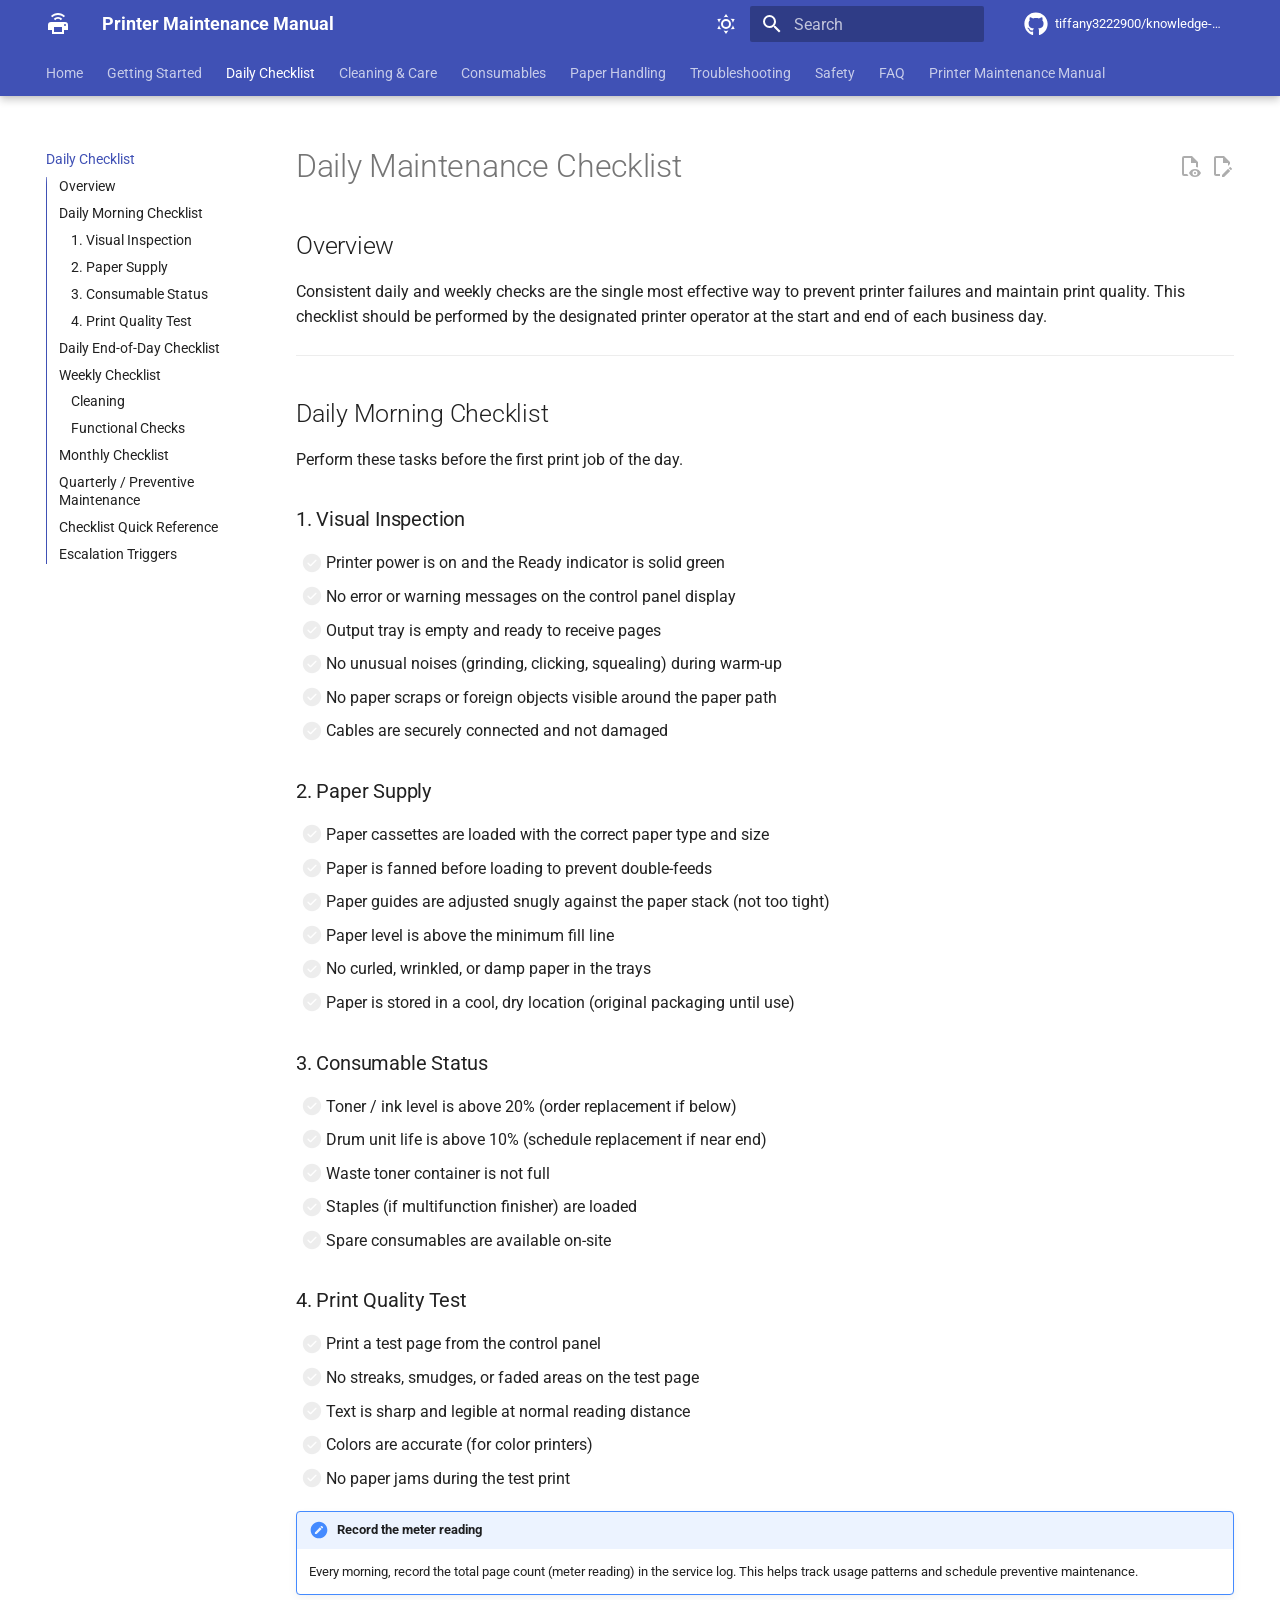
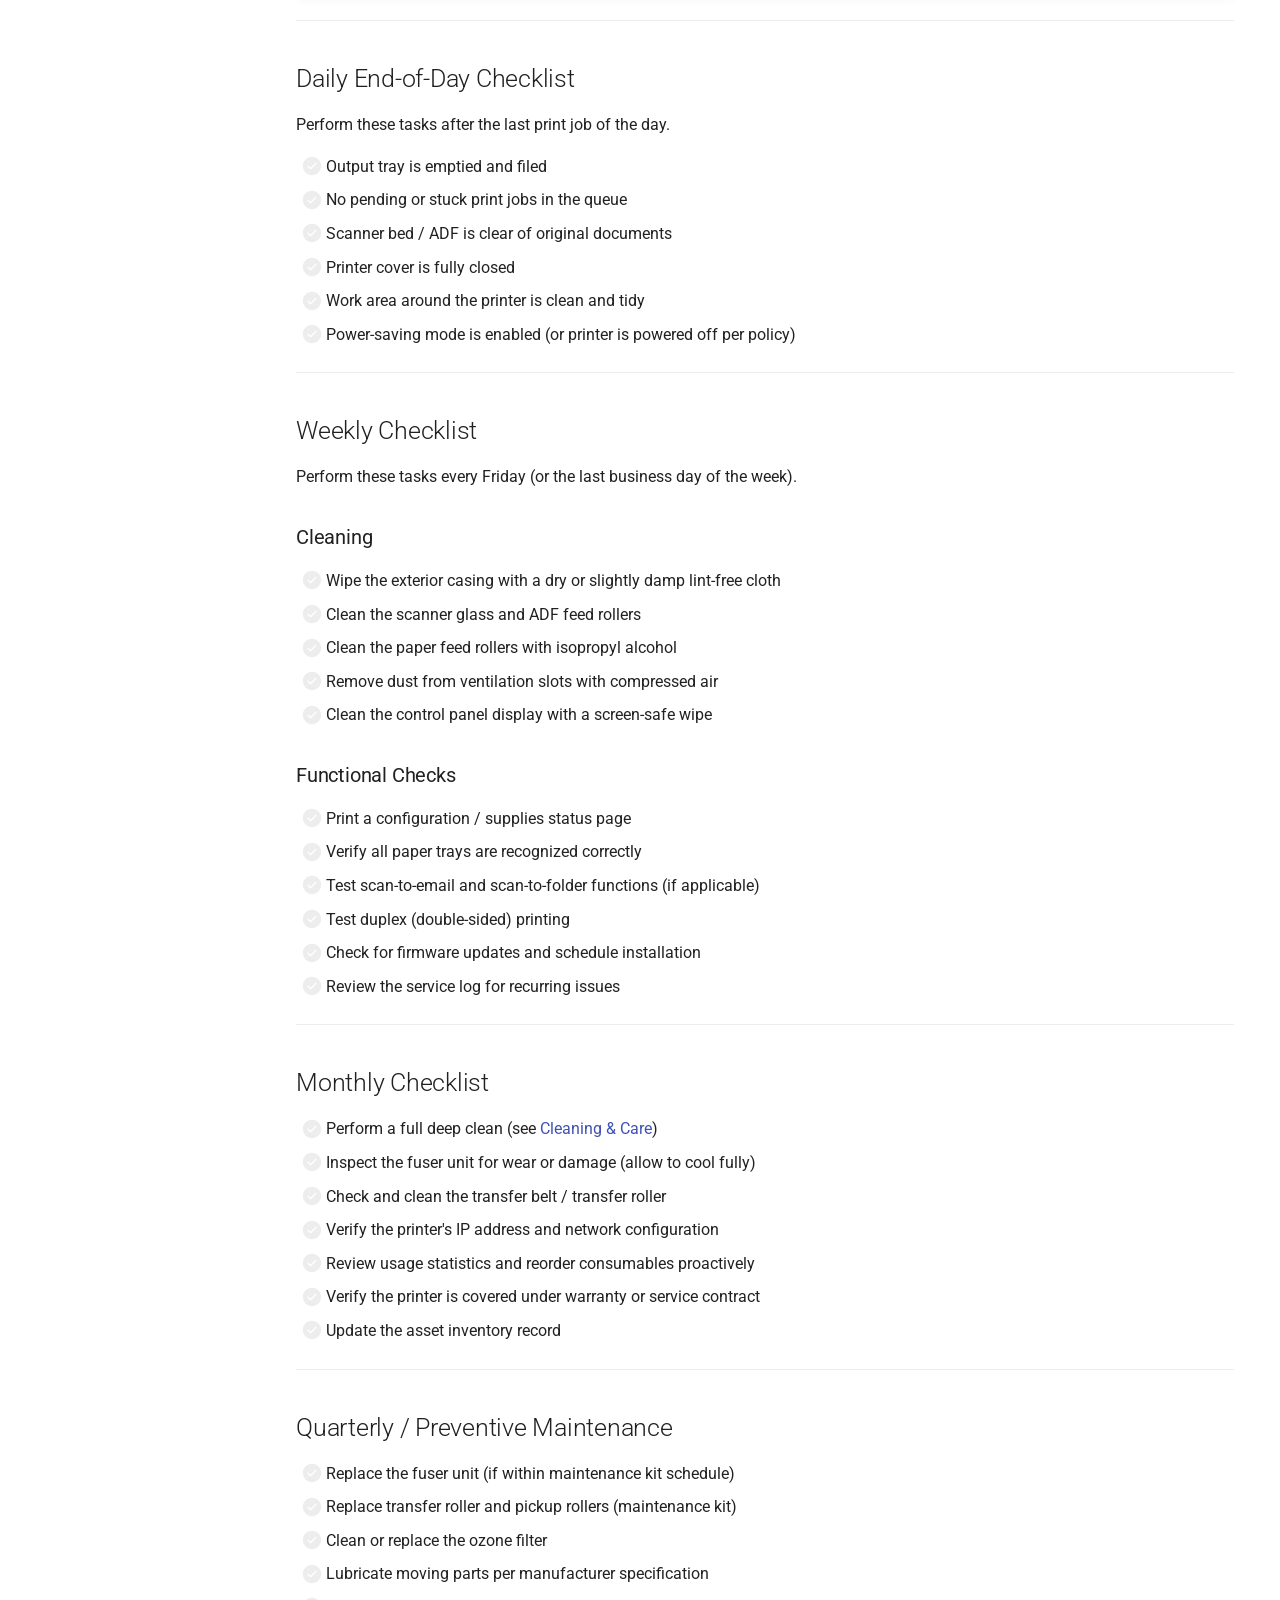
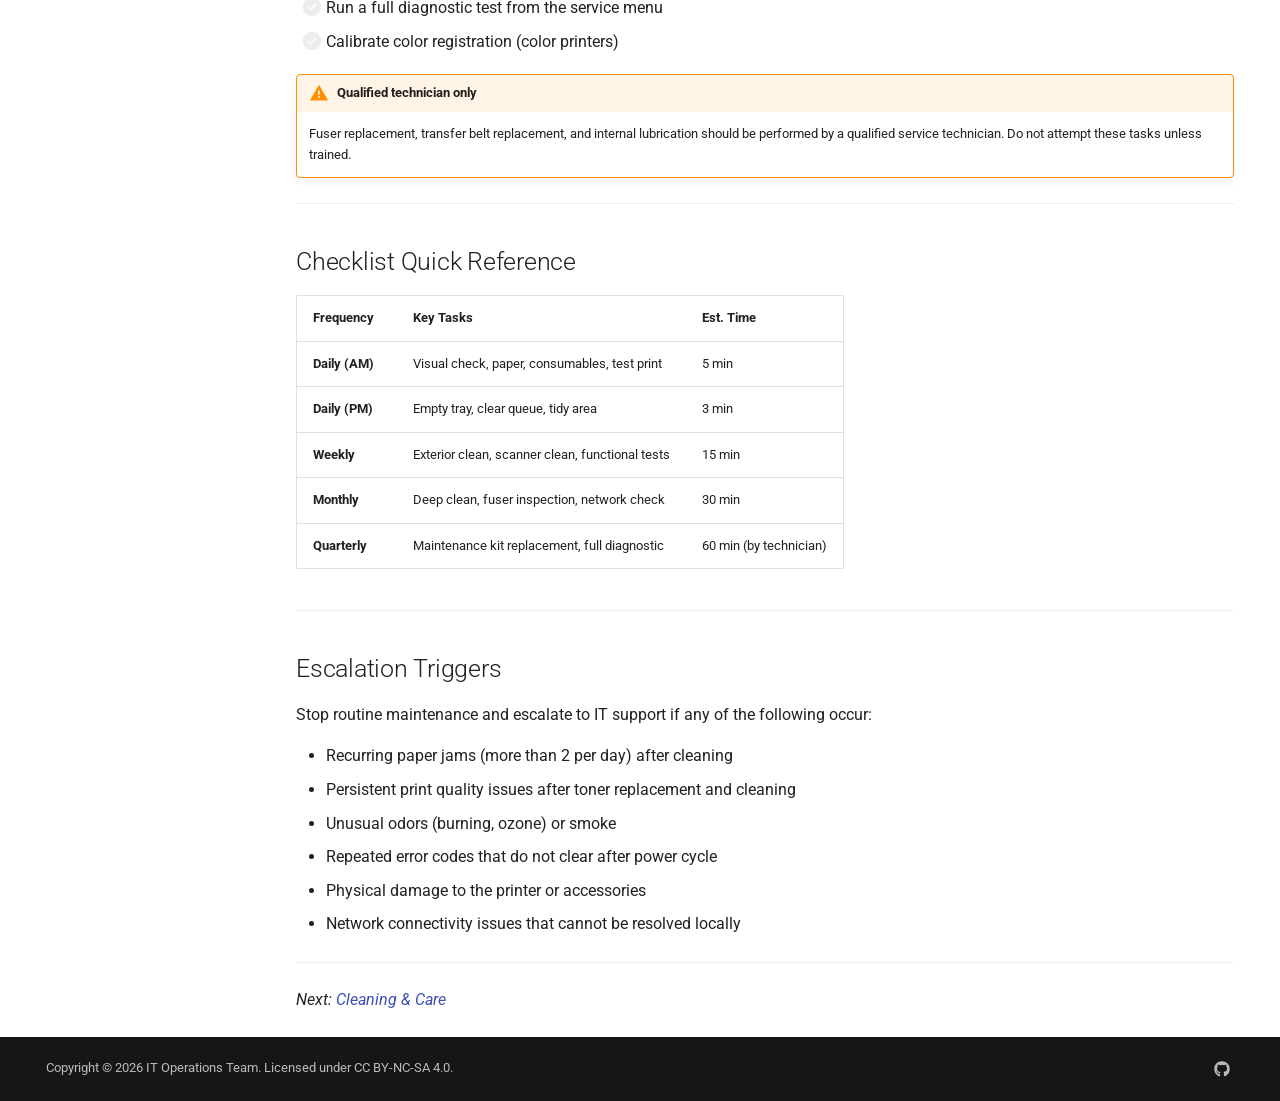
<file: daily-checklist/index.html>
<!doctype html>
<html lang="en" class="no-js">
  <head>
    
      <meta charset="utf-8">
      <meta name="viewport" content="width=device-width,initial-scale=1">
      
        <meta name="description" content="Enterprise-grade daily maintenance and troubleshooting guide for office printers">
      
      
        <meta name="author" content="IT Operations Team">
      
      
        <link rel="canonical" href="https://tiffany3222900.github.io/knowledge-management-system/daily-checklist/">
      
      
        <link rel="prev" href="../getting-started/">
      
      
        <link rel="next" href="../cleaning/">
      
      
        
      
      
      <link rel="icon" href="../assets/images/favicon.png">
      <meta name="generator" content="mkdocs-1.6.1, mkdocs-material-9.7.7">
    
    
      
        <title>Daily Checklist - Printer Maintenance Manual</title>
      
    
    
      <link rel="stylesheet" href="../assets/stylesheets/main.ec1eaa64.min.css">
      
        
        <link rel="stylesheet" href="../assets/stylesheets/palette.ab4e12ef.min.css">
      
      


    
    
      
    
    
      
        
        
        <link rel="preconnect" href="https://fonts.gstatic.com" crossorigin>
        <link rel="stylesheet" href="https://fonts.googleapis.com/css?family=Roboto:300,300i,400,400i,700,700i%7CRoboto+Mono:400,400i,700,700i&display=fallback">
        <style>:root{--md-text-font:"Roboto";--md-code-font:"Roboto Mono"}</style>
      
    
    
      <link rel="stylesheet" href="../css/print-site.css">
    
      <link rel="stylesheet" href="../css/print-site-material.css">
    
    <script>__md_scope=new URL("..",location),__md_hash=e=>[...e].reduce(((e,_)=>(e<<5)-e+_.charCodeAt(0)),0),__md_get=(e,_=localStorage,t=__md_scope)=>JSON.parse(_.getItem(t.pathname+"."+e)),__md_set=(e,_,t=localStorage,a=__md_scope)=>{try{t.setItem(a.pathname+"."+e,JSON.stringify(_))}catch(e){}}</script>
    
      

    
    
  </head>
  
  
    
    
      
    
    
    
    
    <body dir="ltr" data-md-color-scheme="default" data-md-color-primary="indigo" data-md-color-accent="indigo">
  
    
    <input class="md-toggle" data-md-toggle="drawer" type="checkbox" id="__drawer" autocomplete="off">
    <input class="md-toggle" data-md-toggle="search" type="checkbox" id="__search" autocomplete="off">
    <label class="md-overlay" for="__drawer"></label>
    <div data-md-component="skip">
      
        
        <a href="#daily-maintenance-checklist" class="md-skip">
          Skip to content
        </a>
      
    </div>
    <div data-md-component="announce">
      
    </div>
    
    
      

  

<header class="md-header md-header--shadow md-header--lifted" data-md-component="header">
  <nav class="md-header__inner md-grid" aria-label="Header">
    <a href=".." title="Printer Maintenance Manual" class="md-header__button md-logo" aria-label="Printer Maintenance Manual" data-md-component="logo">
      
  
  <svg xmlns="http://www.w3.org/2000/svg" viewBox="0 0 24 24"><path d="m4.93 3.92 1.41 1.41c3.12-3.13 8.19-3.13 11.32 0l1.41-1.41C15.17 0 8.84 0 4.93 3.92m2.83 2.83 1.41 1.41a4.01 4.01 0 0 1 5.66 0l1.41-1.41a6 6 0 0 0-8.48 0M19 14a1 1 0 0 1-1-1 1 1 0 0 1 1-1 1 1 0 0 1 1 1 1 1 0 0 1-1 1m-3 6H8v-5h8zm3-10H5a3 3 0 0 0-3 3v5h4v4h12v-4h4v-5a3 3 0 0 0-3-3"/></svg>

    </a>
    <label class="md-header__button md-icon" for="__drawer">
      
      <svg xmlns="http://www.w3.org/2000/svg" viewBox="0 0 24 24"><path d="M3 6h18v2H3zm0 5h18v2H3zm0 5h18v2H3z"/></svg>
    </label>
    <div class="md-header__title" data-md-component="header-title">
      <div class="md-header__ellipsis">
        <div class="md-header__topic">
          <span class="md-ellipsis">
            Printer Maintenance Manual
          </span>
        </div>
        <div class="md-header__topic" data-md-component="header-topic">
          <span class="md-ellipsis">
            
              Daily Checklist
            
          </span>
        </div>
      </div>
    </div>
    
      
        <form class="md-header__option" data-md-component="palette">
  
    
    
    
    <input class="md-option" data-md-color-media="" data-md-color-scheme="default" data-md-color-primary="indigo" data-md-color-accent="indigo"  aria-label="Switch to dark mode"  type="radio" name="__palette" id="__palette_0">
    
      <label class="md-header__button md-icon" title="Switch to dark mode" for="__palette_1" hidden>
        <svg xmlns="http://www.w3.org/2000/svg" viewBox="0 0 24 24"><path d="M12 7a5 5 0 0 1 5 5 5 5 0 0 1-5 5 5 5 0 0 1-5-5 5 5 0 0 1 5-5m0 2a3 3 0 0 0-3 3 3 3 0 0 0 3 3 3 3 0 0 0 3-3 3 3 0 0 0-3-3m0-7 2.39 3.42C13.65 5.15 12.84 5 12 5s-1.65.15-2.39.42zM3.34 7l4.16-.35A7.2 7.2 0 0 0 5.94 8.5c-.44.74-.69 1.5-.83 2.29zm.02 10 1.76-3.77a7.131 7.131 0 0 0 2.38 4.14zM20.65 7l-1.77 3.79a7.02 7.02 0 0 0-2.38-4.15zm-.01 10-4.14.36c.59-.51 1.12-1.14 1.54-1.86.42-.73.69-1.5.83-2.29zM12 22l-2.41-3.44c.74.27 1.55.44 2.41.44.82 0 1.63-.17 2.37-.44z"/></svg>
      </label>
    
  
    
    
    
    <input class="md-option" data-md-color-media="" data-md-color-scheme="slate" data-md-color-primary="indigo" data-md-color-accent="indigo"  aria-label="Switch to light mode"  type="radio" name="__palette" id="__palette_1">
    
      <label class="md-header__button md-icon" title="Switch to light mode" for="__palette_0" hidden>
        <svg xmlns="http://www.w3.org/2000/svg" viewBox="0 0 24 24"><path d="m17.75 4.09-2.53 1.94.91 3.06-2.63-1.81-2.63 1.81.91-3.06-2.53-1.94L12.44 4l1.06-3 1.06 3zm3.5 6.91-1.64 1.25.59 1.98-1.7-1.17-1.7 1.17.59-1.98L15.75 11l2.06-.05L18.5 9l.69 1.95zm-2.28 4.95c.83-.08 1.72 1.1 1.19 1.85-.32.45-.66.87-1.08 1.27C15.17 23 8.84 23 4.94 19.07c-3.91-3.9-3.91-10.24 0-14.14.4-.4.82-.76 1.27-1.08.75-.53 1.93.36 1.85 1.19-.27 2.86.69 5.83 2.89 8.02a9.96 9.96 0 0 0 8.02 2.89m-1.64 2.02a12.08 12.08 0 0 1-7.8-3.47c-2.17-2.19-3.33-5-3.49-7.82-2.81 3.14-2.7 7.96.31 10.98 3.02 3.01 7.84 3.12 10.98.31"/></svg>
      </label>
    
  
</form>
      
    
    
      <script>var palette=__md_get("__palette");if(palette&&palette.color){if("(prefers-color-scheme)"===palette.color.media){var media=matchMedia("(prefers-color-scheme: light)"),input=document.querySelector(media.matches?"[data-md-color-media='(prefers-color-scheme: light)']":"[data-md-color-media='(prefers-color-scheme: dark)']");palette.color.media=input.getAttribute("data-md-color-media"),palette.color.scheme=input.getAttribute("data-md-color-scheme"),palette.color.primary=input.getAttribute("data-md-color-primary"),palette.color.accent=input.getAttribute("data-md-color-accent")}for(var[key,value]of Object.entries(palette.color))document.body.setAttribute("data-md-color-"+key,value)}</script>
    
    
    
      
      
        <label class="md-header__button md-icon" for="__search">
          
          <svg xmlns="http://www.w3.org/2000/svg" viewBox="0 0 24 24"><path d="M9.5 3A6.5 6.5 0 0 1 16 9.5c0 1.61-.59 3.09-1.56 4.23l.27.27h.79l5 5-1.5 1.5-5-5v-.79l-.27-.27A6.52 6.52 0 0 1 9.5 16 6.5 6.5 0 0 1 3 9.5 6.5 6.5 0 0 1 9.5 3m0 2C7 5 5 7 5 9.5S7 14 9.5 14 14 12 14 9.5 12 5 9.5 5"/></svg>
        </label>
        <div class="md-search" data-md-component="search" role="dialog">
  <label class="md-search__overlay" for="__search"></label>
  <div class="md-search__inner" role="search">
    <form class="md-search__form" name="search">
      <input type="text" class="md-search__input" name="query" aria-label="Search" placeholder="Search" autocapitalize="off" autocorrect="off" autocomplete="off" spellcheck="false" data-md-component="search-query" required>
      <label class="md-search__icon md-icon" for="__search">
        
        <svg xmlns="http://www.w3.org/2000/svg" viewBox="0 0 24 24"><path d="M9.5 3A6.5 6.5 0 0 1 16 9.5c0 1.61-.59 3.09-1.56 4.23l.27.27h.79l5 5-1.5 1.5-5-5v-.79l-.27-.27A6.52 6.52 0 0 1 9.5 16 6.5 6.5 0 0 1 3 9.5 6.5 6.5 0 0 1 9.5 3m0 2C7 5 5 7 5 9.5S7 14 9.5 14 14 12 14 9.5 12 5 9.5 5"/></svg>
        
        <svg xmlns="http://www.w3.org/2000/svg" viewBox="0 0 24 24"><path d="M20 11v2H8l5.5 5.5-1.42 1.42L4.16 12l7.92-7.92L13.5 5.5 8 11z"/></svg>
      </label>
      <nav class="md-search__options" aria-label="Search">
        
          <a href="javascript:void(0)" class="md-search__icon md-icon" title="Share" aria-label="Share" data-clipboard data-clipboard-text="" data-md-component="search-share" tabindex="-1">
            
            <svg xmlns="http://www.w3.org/2000/svg" viewBox="0 0 24 24"><path d="M18 16.08c-.76 0-1.44.3-1.96.77L8.91 12.7c.05-.23.09-.46.09-.7s-.04-.47-.09-.7l7.05-4.11c.54.5 1.25.81 2.04.81a3 3 0 0 0 3-3 3 3 0 0 0-3-3 3 3 0 0 0-3 3c0 .24.04.47.09.7L8.04 9.81C7.5 9.31 6.79 9 6 9a3 3 0 0 0-3 3 3 3 0 0 0 3 3c.79 0 1.5-.31 2.04-.81l7.12 4.15c-.05.21-.08.43-.08.66 0 1.61 1.31 2.91 2.92 2.91s2.92-1.3 2.92-2.91A2.92 2.92 0 0 0 18 16.08"/></svg>
          </a>
        
        <button type="reset" class="md-search__icon md-icon" title="Clear" aria-label="Clear" tabindex="-1">
          
          <svg xmlns="http://www.w3.org/2000/svg" viewBox="0 0 24 24"><path d="M19 6.41 17.59 5 12 10.59 6.41 5 5 6.41 10.59 12 5 17.59 6.41 19 12 13.41 17.59 19 19 17.59 13.41 12z"/></svg>
        </button>
      </nav>
      
        <div class="md-search__suggest" data-md-component="search-suggest"></div>
      
    </form>
    <div class="md-search__output">
      <div class="md-search__scrollwrap" tabindex="0" data-md-scrollfix>
        <div class="md-search-result" data-md-component="search-result">
          <div class="md-search-result__meta">
            Initializing search
          </div>
          <ol class="md-search-result__list" role="presentation"></ol>
        </div>
      </div>
    </div>
  </div>
</div>
      
    
    
      <div class="md-header__source">
        <a href="https://github.com/tiffany3222900/knowledge-management-system" title="Go to repository" class="md-source" data-md-component="source">
  <div class="md-source__icon md-icon">
    
    <svg xmlns="http://www.w3.org/2000/svg" viewBox="0 0 512 512"><!--! Font Awesome Free 7.1.0 by @fontawesome - https://fontawesome.com License - https://fontawesome.com/license/free (Icons: CC BY 4.0, Fonts: SIL OFL 1.1, Code: MIT License) Copyright 2025 Fonticons, Inc.--><path d="M173.9 397.4c0 2-2.3 3.6-5.2 3.6-3.3.3-5.6-1.3-5.6-3.6 0-2 2.3-3.6 5.2-3.6 3-.3 5.6 1.3 5.6 3.6m-31.1-4.5c-.7 2 1.3 4.3 4.3 4.9 2.6 1 5.6 0 6.2-2s-1.3-4.3-4.3-5.2c-2.6-.7-5.5.3-6.2 2.3m44.2-1.7c-2.9.7-4.9 2.6-4.6 4.9.3 2 2.9 3.3 5.9 2.6 2.9-.7 4.9-2.6 4.6-4.6-.3-1.9-3-3.2-5.9-2.9M252.8 8C114.1 8 8 113.3 8 252c0 110.9 69.8 205.8 169.5 239.2 12.8 2.3 17.3-5.6 17.3-12.1 0-6.2-.3-40.4-.3-61.4 0 0-70 15-84.7-29.8 0 0-11.4-29.1-27.8-36.6 0 0-22.9-15.7 1.6-15.4 0 0 24.9 2 38.6 25.8 21.9 38.6 58.6 27.5 72.9 20.9 2.3-16 8.8-27.1 16-33.7-55.9-6.2-112.3-14.3-112.3-110.5 0-27.5 7.6-41.3 23.6-58.9-2.6-6.5-11.1-33.3 2.6-67.9 20.9-6.5 69 27 69 27 20-5.6 41.5-8.5 62.8-8.5s42.8 2.9 62.8 8.5c0 0 48.1-33.6 69-27 13.7 34.7 5.2 61.4 2.6 67.9 16 17.7 25.8 31.5 25.8 58.9 0 96.5-58.9 104.2-114.8 110.5 9.2 7.9 17 22.9 17 46.4 0 33.7-.3 75.4-.3 83.6 0 6.5 4.6 14.4 17.3 12.1C436.2 457.8 504 362.9 504 252 504 113.3 391.5 8 252.8 8M105.2 352.9c-1.3 1-1 3.3.7 5.2 1.6 1.6 3.9 2.3 5.2 1 1.3-1 1-3.3-.7-5.2-1.6-1.6-3.9-2.3-5.2-1m-10.8-8.1c-.7 1.3.3 2.9 2.3 3.9 1.6 1 3.6.7 4.3-.7.7-1.3-.3-2.9-2.3-3.9-2-.6-3.6-.3-4.3.7m32.4 35.6c-1.6 1.3-1 4.3 1.3 6.2 2.3 2.3 5.2 2.6 6.5 1 1.3-1.3.7-4.3-1.3-6.2-2.2-2.3-5.2-2.6-6.5-1m-11.4-14.7c-1.6 1-1.6 3.6 0 5.9s4.3 3.3 5.6 2.3c1.6-1.3 1.6-3.9 0-6.2-1.4-2.3-4-3.3-5.6-2"/></svg>
  </div>
  <div class="md-source__repository">
    tiffany3222900/knowledge-management-system
  </div>
</a>
      </div>
    
  </nav>
  
    
      
<nav class="md-tabs" aria-label="Tabs" data-md-component="tabs">
  <div class="md-grid">
    <ul class="md-tabs__list">
      
        
  
  
  
  
    <li class="md-tabs__item">
      <a href=".." class="md-tabs__link">
        
  
  
    
  
  Home

      </a>
    </li>
  

      
        
  
  
  
  
    <li class="md-tabs__item">
      <a href="../getting-started/" class="md-tabs__link">
        
  
  
    
  
  Getting Started

      </a>
    </li>
  

      
        
  
  
  
    
  
  
    <li class="md-tabs__item md-tabs__item--active">
      <a href="./" class="md-tabs__link">
        
  
  
    
  
  Daily Checklist

      </a>
    </li>
  

      
        
  
  
  
  
    <li class="md-tabs__item">
      <a href="../cleaning/" class="md-tabs__link">
        
  
  
    
  
  Cleaning & Care

      </a>
    </li>
  

      
        
  
  
  
  
    <li class="md-tabs__item">
      <a href="../consumables/" class="md-tabs__link">
        
  
  
    
  
  Consumables

      </a>
    </li>
  

      
        
  
  
  
  
    <li class="md-tabs__item">
      <a href="../paper-handling/" class="md-tabs__link">
        
  
  
    
  
  Paper Handling

      </a>
    </li>
  

      
        
  
  
  
  
    <li class="md-tabs__item">
      <a href="../troubleshooting/" class="md-tabs__link">
        
  
  
    
  
  Troubleshooting

      </a>
    </li>
  

      
        
  
  
  
  
    <li class="md-tabs__item">
      <a href="../safety/" class="md-tabs__link">
        
  
  
    
  
  Safety

      </a>
    </li>
  

      
        
  
  
  
  
    <li class="md-tabs__item">
      <a href="../faq/" class="md-tabs__link">
        
  
  
    
  
  FAQ

      </a>
    </li>
  

      
        
  
  
  
  
    <li class="md-tabs__item">
      <a href="../print_page/" class="md-tabs__link">
        
  
  
    
  
  Printer Maintenance Manual

      </a>
    </li>
  

      
    </ul>
  </div>
</nav>
    
  
</header>
    
    <div class="md-container" data-md-component="container">
      
      
        
      
      <main class="md-main" data-md-component="main">
        <div class="md-main__inner md-grid">
          
            
              
              <div class="md-sidebar md-sidebar--primary" data-md-component="sidebar" data-md-type="navigation" >
                <div class="md-sidebar__scrollwrap">
                  <div class="md-sidebar__inner">
                    


  


  

<nav class="md-nav md-nav--primary md-nav--lifted md-nav--integrated" aria-label="Navigation" data-md-level="0">
  <label class="md-nav__title" for="__drawer">
    <a href=".." title="Printer Maintenance Manual" class="md-nav__button md-logo" aria-label="Printer Maintenance Manual" data-md-component="logo">
      
  
  <svg xmlns="http://www.w3.org/2000/svg" viewBox="0 0 24 24"><path d="m4.93 3.92 1.41 1.41c3.12-3.13 8.19-3.13 11.32 0l1.41-1.41C15.17 0 8.84 0 4.93 3.92m2.83 2.83 1.41 1.41a4.01 4.01 0 0 1 5.66 0l1.41-1.41a6 6 0 0 0-8.48 0M19 14a1 1 0 0 1-1-1 1 1 0 0 1 1-1 1 1 0 0 1 1 1 1 1 0 0 1-1 1m-3 6H8v-5h8zm3-10H5a3 3 0 0 0-3 3v5h4v4h12v-4h4v-5a3 3 0 0 0-3-3"/></svg>

    </a>
    Printer Maintenance Manual
  </label>
  
    <div class="md-nav__source">
      <a href="https://github.com/tiffany3222900/knowledge-management-system" title="Go to repository" class="md-source" data-md-component="source">
  <div class="md-source__icon md-icon">
    
    <svg xmlns="http://www.w3.org/2000/svg" viewBox="0 0 512 512"><!--! Font Awesome Free 7.1.0 by @fontawesome - https://fontawesome.com License - https://fontawesome.com/license/free (Icons: CC BY 4.0, Fonts: SIL OFL 1.1, Code: MIT License) Copyright 2025 Fonticons, Inc.--><path d="M173.9 397.4c0 2-2.3 3.6-5.2 3.6-3.3.3-5.6-1.3-5.6-3.6 0-2 2.3-3.6 5.2-3.6 3-.3 5.6 1.3 5.6 3.6m-31.1-4.5c-.7 2 1.3 4.3 4.3 4.9 2.6 1 5.6 0 6.2-2s-1.3-4.3-4.3-5.2c-2.6-.7-5.5.3-6.2 2.3m44.2-1.7c-2.9.7-4.9 2.6-4.6 4.9.3 2 2.9 3.3 5.9 2.6 2.9-.7 4.9-2.6 4.6-4.6-.3-1.9-3-3.2-5.9-2.9M252.8 8C114.1 8 8 113.3 8 252c0 110.9 69.8 205.8 169.5 239.2 12.8 2.3 17.3-5.6 17.3-12.1 0-6.2-.3-40.4-.3-61.4 0 0-70 15-84.7-29.8 0 0-11.4-29.1-27.8-36.6 0 0-22.9-15.7 1.6-15.4 0 0 24.9 2 38.6 25.8 21.9 38.6 58.6 27.5 72.9 20.9 2.3-16 8.8-27.1 16-33.7-55.9-6.2-112.3-14.3-112.3-110.5 0-27.5 7.6-41.3 23.6-58.9-2.6-6.5-11.1-33.3 2.6-67.9 20.9-6.5 69 27 69 27 20-5.6 41.5-8.5 62.8-8.5s42.8 2.9 62.8 8.5c0 0 48.1-33.6 69-27 13.7 34.7 5.2 61.4 2.6 67.9 16 17.7 25.8 31.5 25.8 58.9 0 96.5-58.9 104.2-114.8 110.5 9.2 7.9 17 22.9 17 46.4 0 33.7-.3 75.4-.3 83.6 0 6.5 4.6 14.4 17.3 12.1C436.2 457.8 504 362.9 504 252 504 113.3 391.5 8 252.8 8M105.2 352.9c-1.3 1-1 3.3.7 5.2 1.6 1.6 3.9 2.3 5.2 1 1.3-1 1-3.3-.7-5.2-1.6-1.6-3.9-2.3-5.2-1m-10.8-8.1c-.7 1.3.3 2.9 2.3 3.9 1.6 1 3.6.7 4.3-.7.7-1.3-.3-2.9-2.3-3.9-2-.6-3.6-.3-4.3.7m32.4 35.6c-1.6 1.3-1 4.3 1.3 6.2 2.3 2.3 5.2 2.6 6.5 1 1.3-1.3.7-4.3-1.3-6.2-2.2-2.3-5.2-2.6-6.5-1m-11.4-14.7c-1.6 1-1.6 3.6 0 5.9s4.3 3.3 5.6 2.3c1.6-1.3 1.6-3.9 0-6.2-1.4-2.3-4-3.3-5.6-2"/></svg>
  </div>
  <div class="md-source__repository">
    tiffany3222900/knowledge-management-system
  </div>
</a>
    </div>
  
  <ul class="md-nav__list" data-md-scrollfix>
    
      
      
  
  
  
  
    <li class="md-nav__item">
      <a href=".." class="md-nav__link">
        
  
  
  <span class="md-ellipsis">
    
  
    Home
  

    
  </span>
  
  

      </a>
    </li>
  

    
      
      
  
  
  
  
    <li class="md-nav__item">
      <a href="../getting-started/" class="md-nav__link">
        
  
  
  <span class="md-ellipsis">
    
  
    Getting Started
  

    
  </span>
  
  

      </a>
    </li>
  

    
      
      
  
  
    
  
  
  
    <li class="md-nav__item md-nav__item--active">
      
      <input class="md-nav__toggle md-toggle" type="checkbox" id="__toc">
      
      
        
      
      
        <label class="md-nav__link md-nav__link--active" for="__toc">
          
  
  
  <span class="md-ellipsis">
    
  
    Daily Checklist
  

    
  </span>
  
  

          <span class="md-nav__icon md-icon"></span>
        </label>
      
      <a href="./" class="md-nav__link md-nav__link--active">
        
  
  
  <span class="md-ellipsis">
    
  
    Daily Checklist
  

    
  </span>
  
  

      </a>
      
        

<nav class="md-nav md-nav--secondary" aria-label="Table of contents">
  
  
  
    
  
  
    <label class="md-nav__title" for="__toc">
      <span class="md-nav__icon md-icon"></span>
      Table of contents
    </label>
    <ul class="md-nav__list" data-md-component="toc" data-md-scrollfix>
      
        <li class="md-nav__item">
  <a href="#overview" class="md-nav__link">
    <span class="md-ellipsis">
      
        Overview
      
    </span>
  </a>
  
</li>
      
        <li class="md-nav__item">
  <a href="#daily-morning-checklist" class="md-nav__link">
    <span class="md-ellipsis">
      
        Daily Morning Checklist
      
    </span>
  </a>
  
    <nav class="md-nav" aria-label="Daily Morning Checklist">
      <ul class="md-nav__list">
        
          <li class="md-nav__item">
  <a href="#1-visual-inspection" class="md-nav__link">
    <span class="md-ellipsis">
      
        1. Visual Inspection
      
    </span>
  </a>
  
</li>
        
          <li class="md-nav__item">
  <a href="#2-paper-supply" class="md-nav__link">
    <span class="md-ellipsis">
      
        2. Paper Supply
      
    </span>
  </a>
  
</li>
        
          <li class="md-nav__item">
  <a href="#3-consumable-status" class="md-nav__link">
    <span class="md-ellipsis">
      
        3. Consumable Status
      
    </span>
  </a>
  
</li>
        
          <li class="md-nav__item">
  <a href="#4-print-quality-test" class="md-nav__link">
    <span class="md-ellipsis">
      
        4. Print Quality Test
      
    </span>
  </a>
  
</li>
        
      </ul>
    </nav>
  
</li>
      
        <li class="md-nav__item">
  <a href="#daily-end-of-day-checklist" class="md-nav__link">
    <span class="md-ellipsis">
      
        Daily End-of-Day Checklist
      
    </span>
  </a>
  
</li>
      
        <li class="md-nav__item">
  <a href="#weekly-checklist" class="md-nav__link">
    <span class="md-ellipsis">
      
        Weekly Checklist
      
    </span>
  </a>
  
    <nav class="md-nav" aria-label="Weekly Checklist">
      <ul class="md-nav__list">
        
          <li class="md-nav__item">
  <a href="#cleaning" class="md-nav__link">
    <span class="md-ellipsis">
      
        Cleaning
      
    </span>
  </a>
  
</li>
        
          <li class="md-nav__item">
  <a href="#functional-checks" class="md-nav__link">
    <span class="md-ellipsis">
      
        Functional Checks
      
    </span>
  </a>
  
</li>
        
      </ul>
    </nav>
  
</li>
      
        <li class="md-nav__item">
  <a href="#monthly-checklist" class="md-nav__link">
    <span class="md-ellipsis">
      
        Monthly Checklist
      
    </span>
  </a>
  
</li>
      
        <li class="md-nav__item">
  <a href="#quarterly-preventive-maintenance" class="md-nav__link">
    <span class="md-ellipsis">
      
        Quarterly / Preventive Maintenance
      
    </span>
  </a>
  
</li>
      
        <li class="md-nav__item">
  <a href="#checklist-quick-reference" class="md-nav__link">
    <span class="md-ellipsis">
      
        Checklist Quick Reference
      
    </span>
  </a>
  
</li>
      
        <li class="md-nav__item">
  <a href="#escalation-triggers" class="md-nav__link">
    <span class="md-ellipsis">
      
        Escalation Triggers
      
    </span>
  </a>
  
</li>
      
    </ul>
  
</nav>
      
    </li>
  

    
      
      
  
  
  
  
    <li class="md-nav__item">
      <a href="../cleaning/" class="md-nav__link">
        
  
  
  <span class="md-ellipsis">
    
  
    Cleaning & Care
  

    
  </span>
  
  

      </a>
    </li>
  

    
      
      
  
  
  
  
    <li class="md-nav__item">
      <a href="../consumables/" class="md-nav__link">
        
  
  
  <span class="md-ellipsis">
    
  
    Consumables
  

    
  </span>
  
  

      </a>
    </li>
  

    
      
      
  
  
  
  
    <li class="md-nav__item">
      <a href="../paper-handling/" class="md-nav__link">
        
  
  
  <span class="md-ellipsis">
    
  
    Paper Handling
  

    
  </span>
  
  

      </a>
    </li>
  

    
      
      
  
  
  
  
    <li class="md-nav__item">
      <a href="../troubleshooting/" class="md-nav__link">
        
  
  
  <span class="md-ellipsis">
    
  
    Troubleshooting
  

    
  </span>
  
  

      </a>
    </li>
  

    
      
      
  
  
  
  
    <li class="md-nav__item">
      <a href="../safety/" class="md-nav__link">
        
  
  
  <span class="md-ellipsis">
    
  
    Safety
  

    
  </span>
  
  

      </a>
    </li>
  

    
      
      
  
  
  
  
    <li class="md-nav__item">
      <a href="../faq/" class="md-nav__link">
        
  
  
  <span class="md-ellipsis">
    
  
    FAQ
  

    
  </span>
  
  

      </a>
    </li>
  

    
      
      
  
  
  
  
    <li class="md-nav__item">
      <a href="../print_page/" class="md-nav__link">
        
  
  
  <span class="md-ellipsis">
    
  
    Printer Maintenance Manual
  

    
  </span>
  
  

      </a>
    </li>
  

    
  </ul>
</nav>
                  </div>
                </div>
              </div>
            
            
          
          
            <div class="md-content" data-md-component="content">
              
                



  


              
              <article class="md-content__inner md-typeset">
                
                  


  
    <a href="https://github.com/tiffany3222900/knowledge-management-system/edit/master/docs/daily-checklist.md" title="Edit this page" class="md-content__button md-icon" rel="edit">
      
      <svg xmlns="http://www.w3.org/2000/svg" viewBox="0 0 24 24"><path d="M10 20H6V4h7v5h5v3.1l2-2V8l-6-6H6c-1.1 0-2 .9-2 2v16c0 1.1.9 2 2 2h4zm10.2-7c.1 0 .3.1.4.2l1.3 1.3c.2.2.2.6 0 .8l-1 1-2.1-2.1 1-1c.1-.1.2-.2.4-.2m0 3.9L14.1 23H12v-2.1l6.1-6.1z"/></svg>
    </a>
  
  
    
      
    
    <a href="https://github.com/tiffany3222900/knowledge-management-system/raw/master/docs/daily-checklist.md" title="View source of this page" class="md-content__button md-icon">
      
      <svg xmlns="http://www.w3.org/2000/svg" viewBox="0 0 24 24"><path d="M17 18c.56 0 1 .44 1 1s-.44 1-1 1-1-.44-1-1 .44-1 1-1m0-3c-2.73 0-5.06 1.66-6 4 .94 2.34 3.27 4 6 4s5.06-1.66 6-4c-.94-2.34-3.27-4-6-4m0 6.5a2.5 2.5 0 0 1-2.5-2.5 2.5 2.5 0 0 1 2.5-2.5 2.5 2.5 0 0 1 2.5 2.5 2.5 2.5 0 0 1-2.5 2.5M9.27 20H6V4h7v5h5v4.07c.7.08 1.36.25 2 .49V8l-6-6H6a2 2 0 0 0-2 2v16a2 2 0 0 0 2 2h4.5a8.2 8.2 0 0 1-1.23-2"/></svg>
    </a>
  


<h1 id="daily-maintenance-checklist">Daily Maintenance Checklist<a class="headerlink" href="#daily-maintenance-checklist" title="Permanent link">&para;</a></h1>
<h2 id="overview">Overview<a class="headerlink" href="#overview" title="Permanent link">&para;</a></h2>
<p>Consistent daily and weekly checks are the single most effective way to prevent printer failures and maintain print quality. This checklist should be performed by the designated printer operator at the start and end of each business day.</p>
<hr />
<h2 id="daily-morning-checklist">Daily Morning Checklist<a class="headerlink" href="#daily-morning-checklist" title="Permanent link">&para;</a></h2>
<p>Perform these tasks before the first print job of the day.</p>
<h3 id="1-visual-inspection">1. Visual Inspection<a class="headerlink" href="#1-visual-inspection" title="Permanent link">&para;</a></h3>
<ul class="task-list">
<li class="task-list-item"><label class="task-list-control"><input type="checkbox" disabled/><span class="task-list-indicator"></span></label> Printer power is on and the Ready indicator is solid green</li>
<li class="task-list-item"><label class="task-list-control"><input type="checkbox" disabled/><span class="task-list-indicator"></span></label> No error or warning messages on the control panel display</li>
<li class="task-list-item"><label class="task-list-control"><input type="checkbox" disabled/><span class="task-list-indicator"></span></label> Output tray is empty and ready to receive pages</li>
<li class="task-list-item"><label class="task-list-control"><input type="checkbox" disabled/><span class="task-list-indicator"></span></label> No unusual noises (grinding, clicking, squealing) during warm-up</li>
<li class="task-list-item"><label class="task-list-control"><input type="checkbox" disabled/><span class="task-list-indicator"></span></label> No paper scraps or foreign objects visible around the paper path</li>
<li class="task-list-item"><label class="task-list-control"><input type="checkbox" disabled/><span class="task-list-indicator"></span></label> Cables are securely connected and not damaged</li>
</ul>
<h3 id="2-paper-supply">2. Paper Supply<a class="headerlink" href="#2-paper-supply" title="Permanent link">&para;</a></h3>
<ul class="task-list">
<li class="task-list-item"><label class="task-list-control"><input type="checkbox" disabled/><span class="task-list-indicator"></span></label> Paper cassettes are loaded with the correct paper type and size</li>
<li class="task-list-item"><label class="task-list-control"><input type="checkbox" disabled/><span class="task-list-indicator"></span></label> Paper is fanned before loading to prevent double-feeds</li>
<li class="task-list-item"><label class="task-list-control"><input type="checkbox" disabled/><span class="task-list-indicator"></span></label> Paper guides are adjusted snugly against the paper stack (not too tight)</li>
<li class="task-list-item"><label class="task-list-control"><input type="checkbox" disabled/><span class="task-list-indicator"></span></label> Paper level is above the minimum fill line</li>
<li class="task-list-item"><label class="task-list-control"><input type="checkbox" disabled/><span class="task-list-indicator"></span></label> No curled, wrinkled, or damp paper in the trays</li>
<li class="task-list-item"><label class="task-list-control"><input type="checkbox" disabled/><span class="task-list-indicator"></span></label> Paper is stored in a cool, dry location (original packaging until use)</li>
</ul>
<h3 id="3-consumable-status">3. Consumable Status<a class="headerlink" href="#3-consumable-status" title="Permanent link">&para;</a></h3>
<ul class="task-list">
<li class="task-list-item"><label class="task-list-control"><input type="checkbox" disabled/><span class="task-list-indicator"></span></label> Toner / ink level is above 20% (order replacement if below)</li>
<li class="task-list-item"><label class="task-list-control"><input type="checkbox" disabled/><span class="task-list-indicator"></span></label> Drum unit life is above 10% (schedule replacement if near end)</li>
<li class="task-list-item"><label class="task-list-control"><input type="checkbox" disabled/><span class="task-list-indicator"></span></label> Waste toner container is not full</li>
<li class="task-list-item"><label class="task-list-control"><input type="checkbox" disabled/><span class="task-list-indicator"></span></label> Staples (if multifunction finisher) are loaded</li>
<li class="task-list-item"><label class="task-list-control"><input type="checkbox" disabled/><span class="task-list-indicator"></span></label> Spare consumables are available on-site</li>
</ul>
<h3 id="4-print-quality-test">4. Print Quality Test<a class="headerlink" href="#4-print-quality-test" title="Permanent link">&para;</a></h3>
<ul class="task-list">
<li class="task-list-item"><label class="task-list-control"><input type="checkbox" disabled/><span class="task-list-indicator"></span></label> Print a test page from the control panel</li>
<li class="task-list-item"><label class="task-list-control"><input type="checkbox" disabled/><span class="task-list-indicator"></span></label> No streaks, smudges, or faded areas on the test page</li>
<li class="task-list-item"><label class="task-list-control"><input type="checkbox" disabled/><span class="task-list-indicator"></span></label> Text is sharp and legible at normal reading distance</li>
<li class="task-list-item"><label class="task-list-control"><input type="checkbox" disabled/><span class="task-list-indicator"></span></label> Colors are accurate (for color printers)</li>
<li class="task-list-item"><label class="task-list-control"><input type="checkbox" disabled/><span class="task-list-indicator"></span></label> No paper jams during the test print</li>
</ul>
<div class="admonition note">
<p class="admonition-title">Record the meter reading</p>
<p>Every morning, record the total page count (meter reading) in the service log. This helps track usage patterns and schedule preventive maintenance.</p>
</div>
<hr />
<h2 id="daily-end-of-day-checklist">Daily End-of-Day Checklist<a class="headerlink" href="#daily-end-of-day-checklist" title="Permanent link">&para;</a></h2>
<p>Perform these tasks after the last print job of the day.</p>
<ul class="task-list">
<li class="task-list-item"><label class="task-list-control"><input type="checkbox" disabled/><span class="task-list-indicator"></span></label> Output tray is emptied and filed</li>
<li class="task-list-item"><label class="task-list-control"><input type="checkbox" disabled/><span class="task-list-indicator"></span></label> No pending or stuck print jobs in the queue</li>
<li class="task-list-item"><label class="task-list-control"><input type="checkbox" disabled/><span class="task-list-indicator"></span></label> Scanner bed / ADF is clear of original documents</li>
<li class="task-list-item"><label class="task-list-control"><input type="checkbox" disabled/><span class="task-list-indicator"></span></label> Printer cover is fully closed</li>
<li class="task-list-item"><label class="task-list-control"><input type="checkbox" disabled/><span class="task-list-indicator"></span></label> Work area around the printer is clean and tidy</li>
<li class="task-list-item"><label class="task-list-control"><input type="checkbox" disabled/><span class="task-list-indicator"></span></label> Power-saving mode is enabled (or printer is powered off per policy)</li>
</ul>
<hr />
<h2 id="weekly-checklist">Weekly Checklist<a class="headerlink" href="#weekly-checklist" title="Permanent link">&para;</a></h2>
<p>Perform these tasks every Friday (or the last business day of the week).</p>
<h3 id="cleaning">Cleaning<a class="headerlink" href="#cleaning" title="Permanent link">&para;</a></h3>
<ul class="task-list">
<li class="task-list-item"><label class="task-list-control"><input type="checkbox" disabled/><span class="task-list-indicator"></span></label> Wipe the exterior casing with a dry or slightly damp lint-free cloth</li>
<li class="task-list-item"><label class="task-list-control"><input type="checkbox" disabled/><span class="task-list-indicator"></span></label> Clean the scanner glass and ADF feed rollers</li>
<li class="task-list-item"><label class="task-list-control"><input type="checkbox" disabled/><span class="task-list-indicator"></span></label> Clean the paper feed rollers with isopropyl alcohol</li>
<li class="task-list-item"><label class="task-list-control"><input type="checkbox" disabled/><span class="task-list-indicator"></span></label> Remove dust from ventilation slots with compressed air</li>
<li class="task-list-item"><label class="task-list-control"><input type="checkbox" disabled/><span class="task-list-indicator"></span></label> Clean the control panel display with a screen-safe wipe</li>
</ul>
<h3 id="functional-checks">Functional Checks<a class="headerlink" href="#functional-checks" title="Permanent link">&para;</a></h3>
<ul class="task-list">
<li class="task-list-item"><label class="task-list-control"><input type="checkbox" disabled/><span class="task-list-indicator"></span></label> Print a configuration / supplies status page</li>
<li class="task-list-item"><label class="task-list-control"><input type="checkbox" disabled/><span class="task-list-indicator"></span></label> Verify all paper trays are recognized correctly</li>
<li class="task-list-item"><label class="task-list-control"><input type="checkbox" disabled/><span class="task-list-indicator"></span></label> Test scan-to-email and scan-to-folder functions (if applicable)</li>
<li class="task-list-item"><label class="task-list-control"><input type="checkbox" disabled/><span class="task-list-indicator"></span></label> Test duplex (double-sided) printing</li>
<li class="task-list-item"><label class="task-list-control"><input type="checkbox" disabled/><span class="task-list-indicator"></span></label> Check for firmware updates and schedule installation</li>
<li class="task-list-item"><label class="task-list-control"><input type="checkbox" disabled/><span class="task-list-indicator"></span></label> Review the service log for recurring issues</li>
</ul>
<hr />
<h2 id="monthly-checklist">Monthly Checklist<a class="headerlink" href="#monthly-checklist" title="Permanent link">&para;</a></h2>
<ul class="task-list">
<li class="task-list-item"><label class="task-list-control"><input type="checkbox" disabled/><span class="task-list-indicator"></span></label> Perform a full deep clean (see <a href="../cleaning/">Cleaning &amp; Care</a>)</li>
<li class="task-list-item"><label class="task-list-control"><input type="checkbox" disabled/><span class="task-list-indicator"></span></label> Inspect the fuser unit for wear or damage (allow to cool fully)</li>
<li class="task-list-item"><label class="task-list-control"><input type="checkbox" disabled/><span class="task-list-indicator"></span></label> Check and clean the transfer belt / transfer roller</li>
<li class="task-list-item"><label class="task-list-control"><input type="checkbox" disabled/><span class="task-list-indicator"></span></label> Verify the printer's IP address and network configuration</li>
<li class="task-list-item"><label class="task-list-control"><input type="checkbox" disabled/><span class="task-list-indicator"></span></label> Review usage statistics and reorder consumables proactively</li>
<li class="task-list-item"><label class="task-list-control"><input type="checkbox" disabled/><span class="task-list-indicator"></span></label> Verify the printer is covered under warranty or service contract</li>
<li class="task-list-item"><label class="task-list-control"><input type="checkbox" disabled/><span class="task-list-indicator"></span></label> Update the asset inventory record</li>
</ul>
<hr />
<h2 id="quarterly-preventive-maintenance">Quarterly / Preventive Maintenance<a class="headerlink" href="#quarterly-preventive-maintenance" title="Permanent link">&para;</a></h2>
<ul class="task-list">
<li class="task-list-item"><label class="task-list-control"><input type="checkbox" disabled/><span class="task-list-indicator"></span></label> Replace the fuser unit (if within maintenance kit schedule)</li>
<li class="task-list-item"><label class="task-list-control"><input type="checkbox" disabled/><span class="task-list-indicator"></span></label> Replace transfer roller and pickup rollers (maintenance kit)</li>
<li class="task-list-item"><label class="task-list-control"><input type="checkbox" disabled/><span class="task-list-indicator"></span></label> Clean or replace the ozone filter</li>
<li class="task-list-item"><label class="task-list-control"><input type="checkbox" disabled/><span class="task-list-indicator"></span></label> Lubricate moving parts per manufacturer specification</li>
<li class="task-list-item"><label class="task-list-control"><input type="checkbox" disabled/><span class="task-list-indicator"></span></label> Run a full diagnostic test from the service menu</li>
<li class="task-list-item"><label class="task-list-control"><input type="checkbox" disabled/><span class="task-list-indicator"></span></label> Calibrate color registration (color printers)</li>
</ul>
<div class="admonition warning">
<p class="admonition-title">Qualified technician only</p>
<p>Fuser replacement, transfer belt replacement, and internal lubrication should be performed by a qualified service technician. Do not attempt these tasks unless trained.</p>
</div>
<hr />
<h2 id="checklist-quick-reference">Checklist Quick Reference<a class="headerlink" href="#checklist-quick-reference" title="Permanent link">&para;</a></h2>
<table>
<thead>
<tr>
<th>Frequency</th>
<th>Key Tasks</th>
<th>Est. Time</th>
</tr>
</thead>
<tbody>
<tr>
<td><strong>Daily (AM)</strong></td>
<td>Visual check, paper, consumables, test print</td>
<td>5 min</td>
</tr>
<tr>
<td><strong>Daily (PM)</strong></td>
<td>Empty tray, clear queue, tidy area</td>
<td>3 min</td>
</tr>
<tr>
<td><strong>Weekly</strong></td>
<td>Exterior clean, scanner clean, functional tests</td>
<td>15 min</td>
</tr>
<tr>
<td><strong>Monthly</strong></td>
<td>Deep clean, fuser inspection, network check</td>
<td>30 min</td>
</tr>
<tr>
<td><strong>Quarterly</strong></td>
<td>Maintenance kit replacement, full diagnostic</td>
<td>60 min (by technician)</td>
</tr>
</tbody>
</table>
<hr />
<h2 id="escalation-triggers">Escalation Triggers<a class="headerlink" href="#escalation-triggers" title="Permanent link">&para;</a></h2>
<p>Stop routine maintenance and escalate to IT support if any of the following occur:</p>
<ul>
<li>Recurring paper jams (more than 2 per day) after cleaning</li>
<li>Persistent print quality issues after toner replacement and cleaning</li>
<li>Unusual odors (burning, ozone) or smoke</li>
<li>Repeated error codes that do not clear after power cycle</li>
<li>Physical damage to the printer or accessories</li>
<li>Network connectivity issues that cannot be resolved locally</li>
</ul>
<hr />
<p><em>Next: <a href="../cleaning/">Cleaning &amp; Care</a></em></p>












                
              </article>
            </div>
          
          
<script>var target=document.getElementById(location.hash.slice(1));target&&target.name&&(target.checked=target.name.startsWith("__tabbed_"))</script>
        </div>
        
          <button type="button" class="md-top md-icon" data-md-component="top" hidden>
  
  <svg xmlns="http://www.w3.org/2000/svg" viewBox="0 0 24 24"><path d="M13 20h-2V8l-5.5 5.5-1.42-1.42L12 4.16l7.92 7.92-1.42 1.42L13 8z"/></svg>
  Back to top
</button>
        
      </main>
      
        <footer class="md-footer">
  
  <div class="md-footer-meta md-typeset">
    <div class="md-footer-meta__inner md-grid">
      <div class="md-copyright">
  
    <div class="md-copyright__highlight">
      Copyright &copy; 2026 IT Operations Team. Licensed under CC BY-NC-SA 4.0.
    </div>
  
  
</div>
      
        
<div class="md-social">
  
    
    
    
    
      
      
    
    <a href="https://github.com/tiffany3222900" target="_blank" rel="noopener" title="github.com" class="md-social__link">
      <svg xmlns="http://www.w3.org/2000/svg" viewBox="0 0 512 512"><!--! Font Awesome Free 7.1.0 by @fontawesome - https://fontawesome.com License - https://fontawesome.com/license/free (Icons: CC BY 4.0, Fonts: SIL OFL 1.1, Code: MIT License) Copyright 2025 Fonticons, Inc.--><path d="M173.9 397.4c0 2-2.3 3.6-5.2 3.6-3.3.3-5.6-1.3-5.6-3.6 0-2 2.3-3.6 5.2-3.6 3-.3 5.6 1.3 5.6 3.6m-31.1-4.5c-.7 2 1.3 4.3 4.3 4.9 2.6 1 5.6 0 6.2-2s-1.3-4.3-4.3-5.2c-2.6-.7-5.5.3-6.2 2.3m44.2-1.7c-2.9.7-4.9 2.6-4.6 4.9.3 2 2.9 3.3 5.9 2.6 2.9-.7 4.9-2.6 4.6-4.6-.3-1.9-3-3.2-5.9-2.9M252.8 8C114.1 8 8 113.3 8 252c0 110.9 69.8 205.8 169.5 239.2 12.8 2.3 17.3-5.6 17.3-12.1 0-6.2-.3-40.4-.3-61.4 0 0-70 15-84.7-29.8 0 0-11.4-29.1-27.8-36.6 0 0-22.9-15.7 1.6-15.4 0 0 24.9 2 38.6 25.8 21.9 38.6 58.6 27.5 72.9 20.9 2.3-16 8.8-27.1 16-33.7-55.9-6.2-112.3-14.3-112.3-110.5 0-27.5 7.6-41.3 23.6-58.9-2.6-6.5-11.1-33.3 2.6-67.9 20.9-6.5 69 27 69 27 20-5.6 41.5-8.5 62.8-8.5s42.8 2.9 62.8 8.5c0 0 48.1-33.6 69-27 13.7 34.7 5.2 61.4 2.6 67.9 16 17.7 25.8 31.5 25.8 58.9 0 96.5-58.9 104.2-114.8 110.5 9.2 7.9 17 22.9 17 46.4 0 33.7-.3 75.4-.3 83.6 0 6.5 4.6 14.4 17.3 12.1C436.2 457.8 504 362.9 504 252 504 113.3 391.5 8 252.8 8M105.2 352.9c-1.3 1-1 3.3.7 5.2 1.6 1.6 3.9 2.3 5.2 1 1.3-1 1-3.3-.7-5.2-1.6-1.6-3.9-2.3-5.2-1m-10.8-8.1c-.7 1.3.3 2.9 2.3 3.9 1.6 1 3.6.7 4.3-.7.7-1.3-.3-2.9-2.3-3.9-2-.6-3.6-.3-4.3.7m32.4 35.6c-1.6 1.3-1 4.3 1.3 6.2 2.3 2.3 5.2 2.6 6.5 1 1.3-1.3.7-4.3-1.3-6.2-2.2-2.3-5.2-2.6-6.5-1m-11.4-14.7c-1.6 1-1.6 3.6 0 5.9s4.3 3.3 5.6 2.3c1.6-1.3 1.6-3.9 0-6.2-1.4-2.3-4-3.3-5.6-2"/></svg>
    </a>
  
</div>
      
    </div>
  </div>
</footer>
      
    </div>
    <div class="md-dialog" data-md-component="dialog">
      <div class="md-dialog__inner md-typeset"></div>
    </div>
    
    
    
      
      
      <script id="__config" type="application/json">{"annotate": null, "base": "..", "features": ["navigation.tabs", "navigation.tabs.sticky", "navigation.sections", "navigation.expand", "navigation.path", "navigation.indexes", "navigation.top", "search.suggest", "search.highlight", "search.share", "content.code.copy", "content.code.annotate", "content.action.edit", "content.action.view", "toc.follow", "toc.integrate"], "search": "../assets/javascripts/workers/search.2c215733.min.js", "tags": null, "translations": {"clipboard.copied": "Copied to clipboard", "clipboard.copy": "Copy to clipboard", "search.result.more.one": "1 more on this page", "search.result.more.other": "# more on this page", "search.result.none": "No matching documents", "search.result.one": "1 matching document", "search.result.other": "# matching documents", "search.result.placeholder": "Type to start searching", "search.result.term.missing": "Missing", "select.version": "Select version"}, "version": null}</script>
    
    
      <script src="../assets/javascripts/bundle.d7400e89.min.js"></script>
      
        <script src="../js/print-site.js"></script>
      
    
  </body>
</html>
</file>
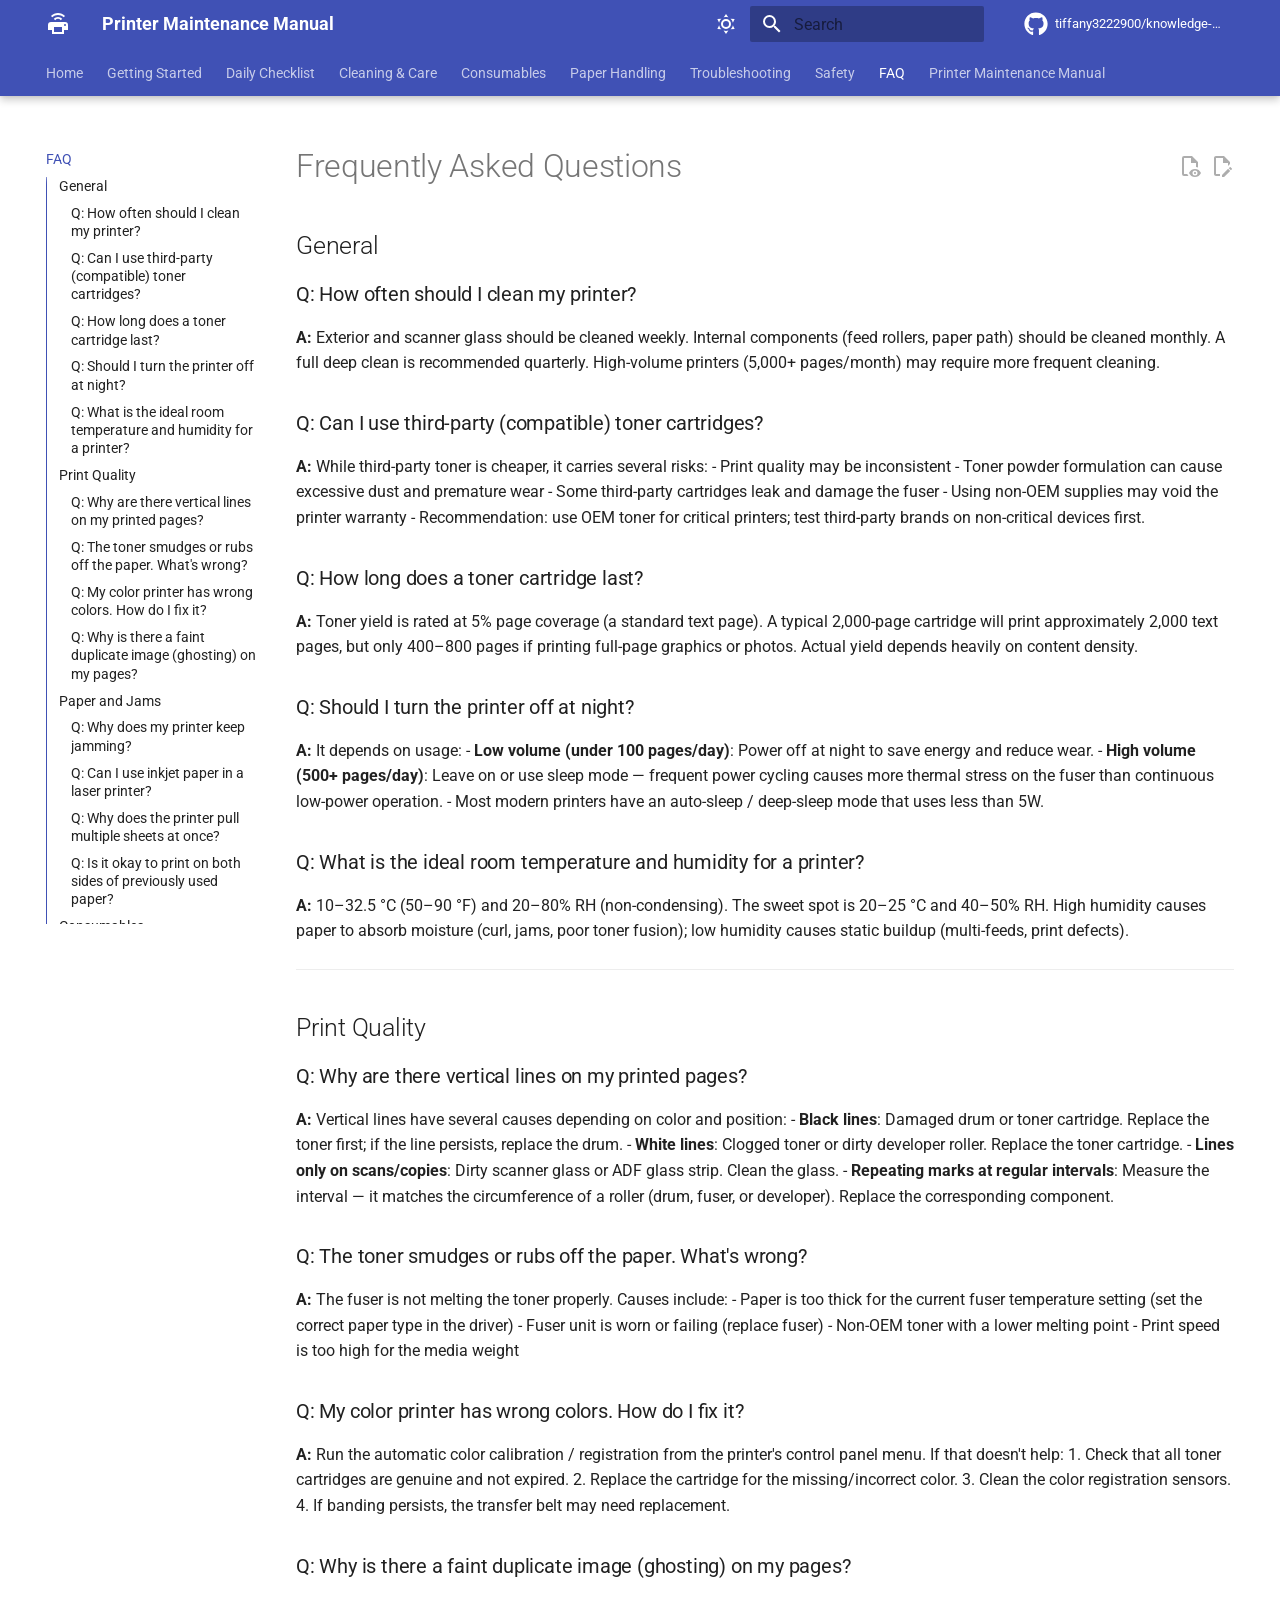
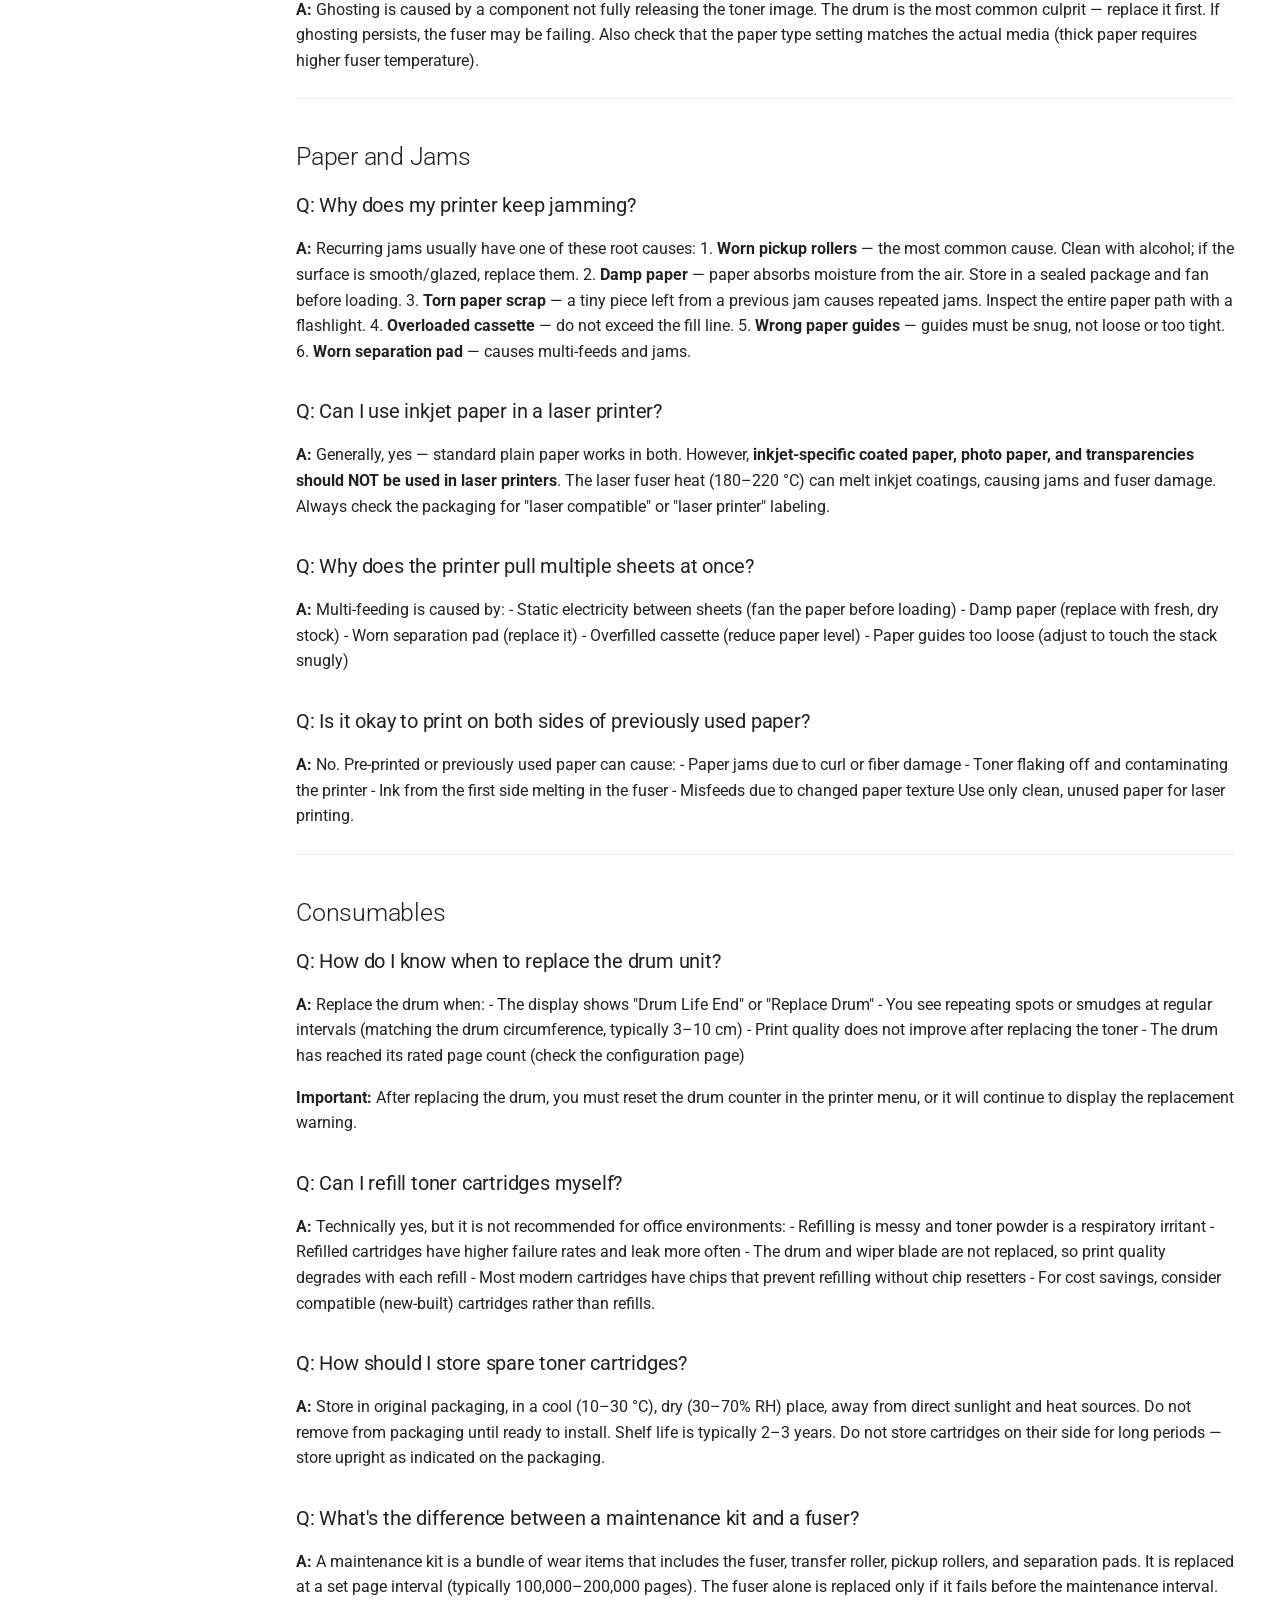
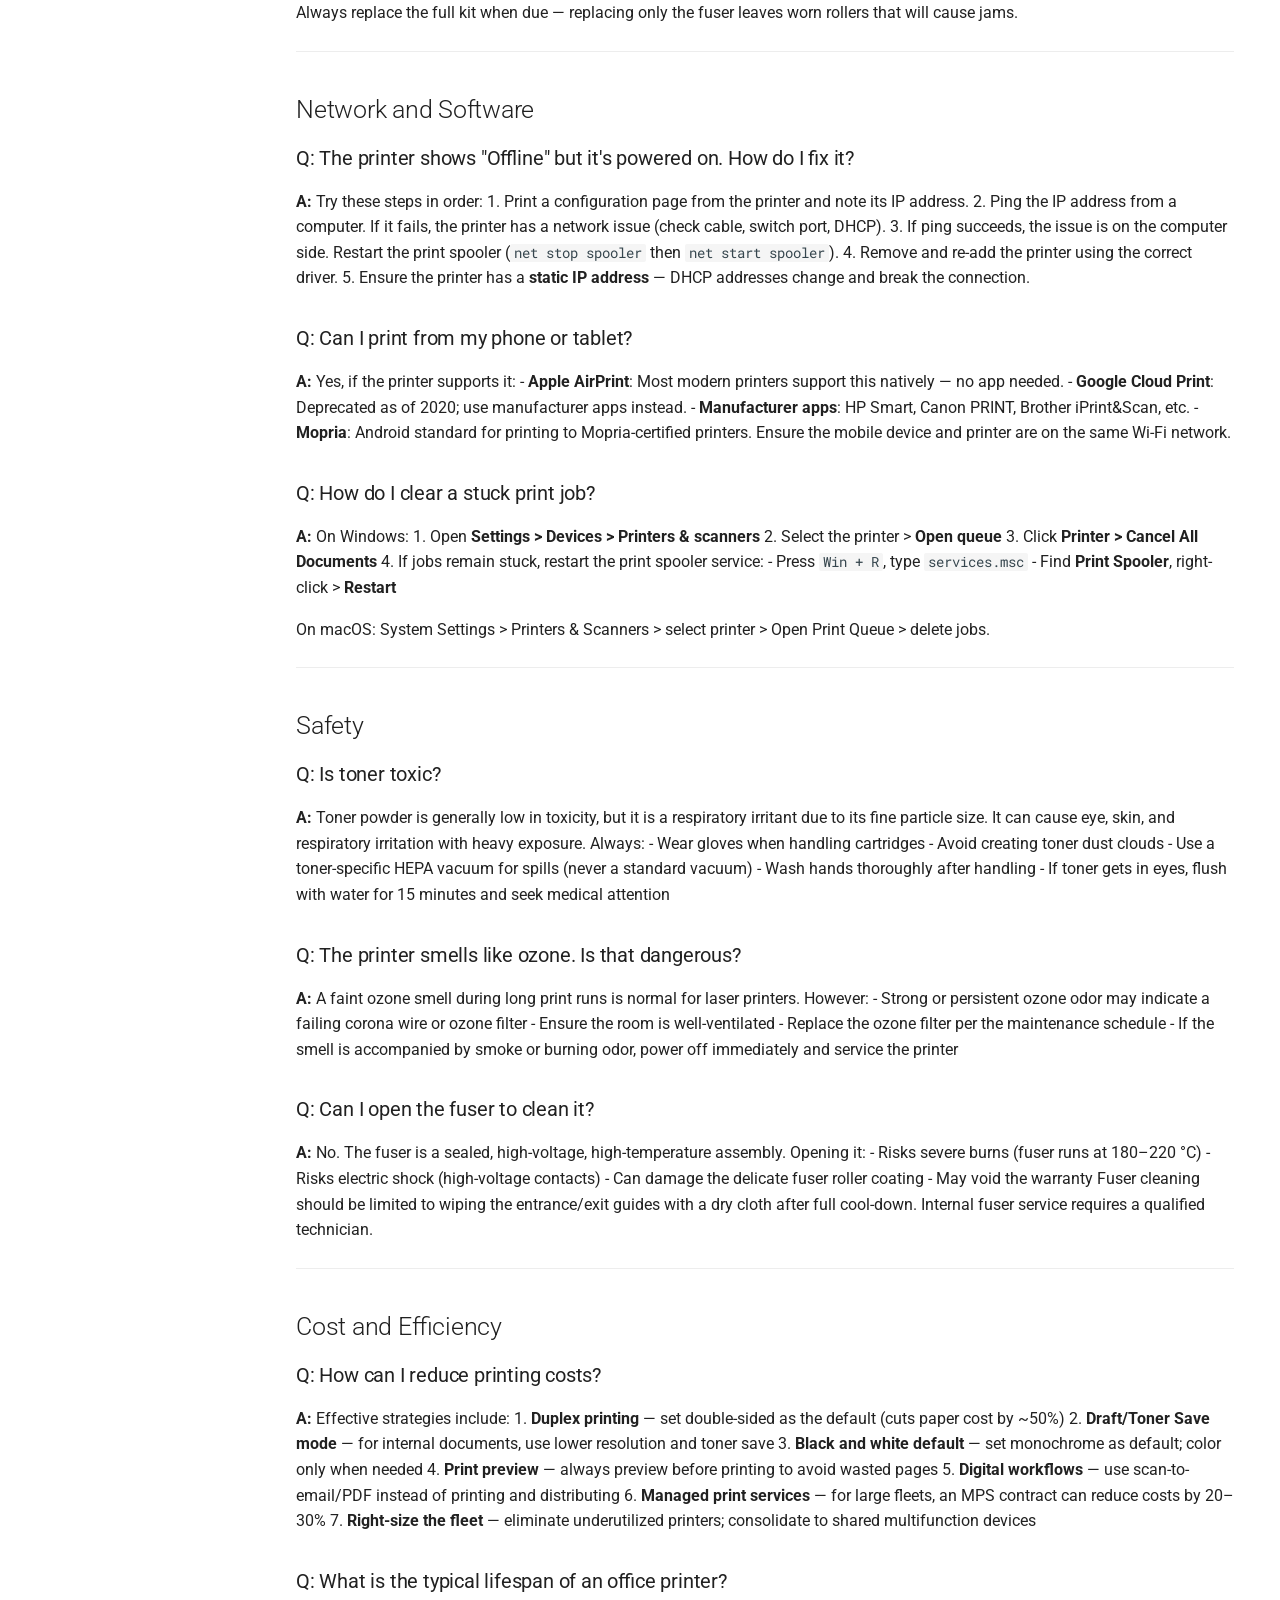
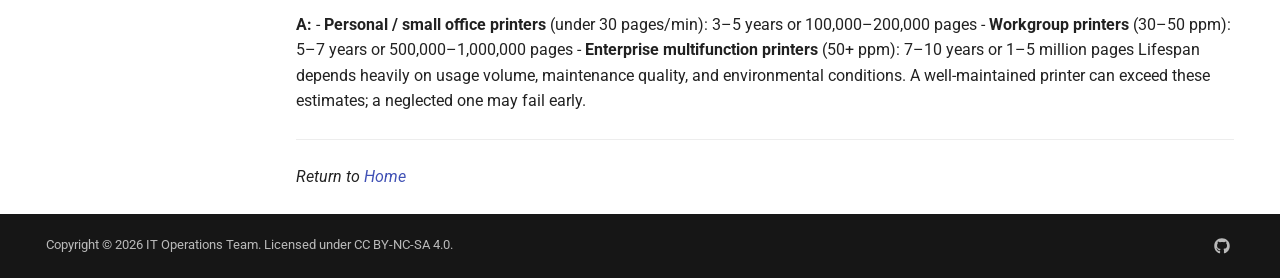
<file: faq/index.html>
<!doctype html>
<html lang="en" class="no-js">
  <head>
    
      <meta charset="utf-8">
      <meta name="viewport" content="width=device-width,initial-scale=1">
      
        <meta name="description" content="Enterprise-grade daily maintenance and troubleshooting guide for office printers">
      
      
        <meta name="author" content="IT Operations Team">
      
      
        <link rel="canonical" href="https://tiffany3222900.github.io/knowledge-management-system/faq/">
      
      
        <link rel="prev" href="../safety/">
      
      
      
        
      
      
      <link rel="icon" href="../assets/images/favicon.png">
      <meta name="generator" content="mkdocs-1.6.1, mkdocs-material-9.7.7">
    
    
      
        <title>FAQ - Printer Maintenance Manual</title>
      
    
    
      <link rel="stylesheet" href="../assets/stylesheets/main.ec1eaa64.min.css">
      
        
        <link rel="stylesheet" href="../assets/stylesheets/palette.ab4e12ef.min.css">
      
      


    
    
      
    
    
      
        
        
        <link rel="preconnect" href="https://fonts.gstatic.com" crossorigin>
        <link rel="stylesheet" href="https://fonts.googleapis.com/css?family=Roboto:300,300i,400,400i,700,700i%7CRoboto+Mono:400,400i,700,700i&display=fallback">
        <style>:root{--md-text-font:"Roboto";--md-code-font:"Roboto Mono"}</style>
      
    
    
      <link rel="stylesheet" href="../css/print-site.css">
    
      <link rel="stylesheet" href="../css/print-site-material.css">
    
    <script>__md_scope=new URL("..",location),__md_hash=e=>[...e].reduce(((e,_)=>(e<<5)-e+_.charCodeAt(0)),0),__md_get=(e,_=localStorage,t=__md_scope)=>JSON.parse(_.getItem(t.pathname+"."+e)),__md_set=(e,_,t=localStorage,a=__md_scope)=>{try{t.setItem(a.pathname+"."+e,JSON.stringify(_))}catch(e){}}</script>
    
      

    
    
  </head>
  
  
    
    
      
    
    
    
    
    <body dir="ltr" data-md-color-scheme="default" data-md-color-primary="indigo" data-md-color-accent="indigo">
  
    
    <input class="md-toggle" data-md-toggle="drawer" type="checkbox" id="__drawer" autocomplete="off">
    <input class="md-toggle" data-md-toggle="search" type="checkbox" id="__search" autocomplete="off">
    <label class="md-overlay" for="__drawer"></label>
    <div data-md-component="skip">
      
        
        <a href="#frequently-asked-questions" class="md-skip">
          Skip to content
        </a>
      
    </div>
    <div data-md-component="announce">
      
    </div>
    
    
      

  

<header class="md-header md-header--shadow md-header--lifted" data-md-component="header">
  <nav class="md-header__inner md-grid" aria-label="Header">
    <a href=".." title="Printer Maintenance Manual" class="md-header__button md-logo" aria-label="Printer Maintenance Manual" data-md-component="logo">
      
  
  <svg xmlns="http://www.w3.org/2000/svg" viewBox="0 0 24 24"><path d="m4.93 3.92 1.41 1.41c3.12-3.13 8.19-3.13 11.32 0l1.41-1.41C15.17 0 8.84 0 4.93 3.92m2.83 2.83 1.41 1.41a4.01 4.01 0 0 1 5.66 0l1.41-1.41a6 6 0 0 0-8.48 0M19 14a1 1 0 0 1-1-1 1 1 0 0 1 1-1 1 1 0 0 1 1 1 1 1 0 0 1-1 1m-3 6H8v-5h8zm3-10H5a3 3 0 0 0-3 3v5h4v4h12v-4h4v-5a3 3 0 0 0-3-3"/></svg>

    </a>
    <label class="md-header__button md-icon" for="__drawer">
      
      <svg xmlns="http://www.w3.org/2000/svg" viewBox="0 0 24 24"><path d="M3 6h18v2H3zm0 5h18v2H3zm0 5h18v2H3z"/></svg>
    </label>
    <div class="md-header__title" data-md-component="header-title">
      <div class="md-header__ellipsis">
        <div class="md-header__topic">
          <span class="md-ellipsis">
            Printer Maintenance Manual
          </span>
        </div>
        <div class="md-header__topic" data-md-component="header-topic">
          <span class="md-ellipsis">
            
              FAQ
            
          </span>
        </div>
      </div>
    </div>
    
      
        <form class="md-header__option" data-md-component="palette">
  
    
    
    
    <input class="md-option" data-md-color-media="" data-md-color-scheme="default" data-md-color-primary="indigo" data-md-color-accent="indigo"  aria-label="Switch to dark mode"  type="radio" name="__palette" id="__palette_0">
    
      <label class="md-header__button md-icon" title="Switch to dark mode" for="__palette_1" hidden>
        <svg xmlns="http://www.w3.org/2000/svg" viewBox="0 0 24 24"><path d="M12 7a5 5 0 0 1 5 5 5 5 0 0 1-5 5 5 5 0 0 1-5-5 5 5 0 0 1 5-5m0 2a3 3 0 0 0-3 3 3 3 0 0 0 3 3 3 3 0 0 0 3-3 3 3 0 0 0-3-3m0-7 2.39 3.42C13.65 5.15 12.84 5 12 5s-1.65.15-2.39.42zM3.34 7l4.16-.35A7.2 7.2 0 0 0 5.94 8.5c-.44.74-.69 1.5-.83 2.29zm.02 10 1.76-3.77a7.131 7.131 0 0 0 2.38 4.14zM20.65 7l-1.77 3.79a7.02 7.02 0 0 0-2.38-4.15zm-.01 10-4.14.36c.59-.51 1.12-1.14 1.54-1.86.42-.73.69-1.5.83-2.29zM12 22l-2.41-3.44c.74.27 1.55.44 2.41.44.82 0 1.63-.17 2.37-.44z"/></svg>
      </label>
    
  
    
    
    
    <input class="md-option" data-md-color-media="" data-md-color-scheme="slate" data-md-color-primary="indigo" data-md-color-accent="indigo"  aria-label="Switch to light mode"  type="radio" name="__palette" id="__palette_1">
    
      <label class="md-header__button md-icon" title="Switch to light mode" for="__palette_0" hidden>
        <svg xmlns="http://www.w3.org/2000/svg" viewBox="0 0 24 24"><path d="m17.75 4.09-2.53 1.94.91 3.06-2.63-1.81-2.63 1.81.91-3.06-2.53-1.94L12.44 4l1.06-3 1.06 3zm3.5 6.91-1.64 1.25.59 1.98-1.7-1.17-1.7 1.17.59-1.98L15.75 11l2.06-.05L18.5 9l.69 1.95zm-2.28 4.95c.83-.08 1.72 1.1 1.19 1.85-.32.45-.66.87-1.08 1.27C15.17 23 8.84 23 4.94 19.07c-3.91-3.9-3.91-10.24 0-14.14.4-.4.82-.76 1.27-1.08.75-.53 1.93.36 1.85 1.19-.27 2.86.69 5.83 2.89 8.02a9.96 9.96 0 0 0 8.02 2.89m-1.64 2.02a12.08 12.08 0 0 1-7.8-3.47c-2.17-2.19-3.33-5-3.49-7.82-2.81 3.14-2.7 7.96.31 10.98 3.02 3.01 7.84 3.12 10.98.31"/></svg>
      </label>
    
  
</form>
      
    
    
      <script>var palette=__md_get("__palette");if(palette&&palette.color){if("(prefers-color-scheme)"===palette.color.media){var media=matchMedia("(prefers-color-scheme: light)"),input=document.querySelector(media.matches?"[data-md-color-media='(prefers-color-scheme: light)']":"[data-md-color-media='(prefers-color-scheme: dark)']");palette.color.media=input.getAttribute("data-md-color-media"),palette.color.scheme=input.getAttribute("data-md-color-scheme"),palette.color.primary=input.getAttribute("data-md-color-primary"),palette.color.accent=input.getAttribute("data-md-color-accent")}for(var[key,value]of Object.entries(palette.color))document.body.setAttribute("data-md-color-"+key,value)}</script>
    
    
    
      
      
        <label class="md-header__button md-icon" for="__search">
          
          <svg xmlns="http://www.w3.org/2000/svg" viewBox="0 0 24 24"><path d="M9.5 3A6.5 6.5 0 0 1 16 9.5c0 1.61-.59 3.09-1.56 4.23l.27.27h.79l5 5-1.5 1.5-5-5v-.79l-.27-.27A6.52 6.52 0 0 1 9.5 16 6.5 6.5 0 0 1 3 9.5 6.5 6.5 0 0 1 9.5 3m0 2C7 5 5 7 5 9.5S7 14 9.5 14 14 12 14 9.5 12 5 9.5 5"/></svg>
        </label>
        <div class="md-search" data-md-component="search" role="dialog">
  <label class="md-search__overlay" for="__search"></label>
  <div class="md-search__inner" role="search">
    <form class="md-search__form" name="search">
      <input type="text" class="md-search__input" name="query" aria-label="Search" placeholder="Search" autocapitalize="off" autocorrect="off" autocomplete="off" spellcheck="false" data-md-component="search-query" required>
      <label class="md-search__icon md-icon" for="__search">
        
        <svg xmlns="http://www.w3.org/2000/svg" viewBox="0 0 24 24"><path d="M9.5 3A6.5 6.5 0 0 1 16 9.5c0 1.61-.59 3.09-1.56 4.23l.27.27h.79l5 5-1.5 1.5-5-5v-.79l-.27-.27A6.52 6.52 0 0 1 9.5 16 6.5 6.5 0 0 1 3 9.5 6.5 6.5 0 0 1 9.5 3m0 2C7 5 5 7 5 9.5S7 14 9.5 14 14 12 14 9.5 12 5 9.5 5"/></svg>
        
        <svg xmlns="http://www.w3.org/2000/svg" viewBox="0 0 24 24"><path d="M20 11v2H8l5.5 5.5-1.42 1.42L4.16 12l7.92-7.92L13.5 5.5 8 11z"/></svg>
      </label>
      <nav class="md-search__options" aria-label="Search">
        
          <a href="javascript:void(0)" class="md-search__icon md-icon" title="Share" aria-label="Share" data-clipboard data-clipboard-text="" data-md-component="search-share" tabindex="-1">
            
            <svg xmlns="http://www.w3.org/2000/svg" viewBox="0 0 24 24"><path d="M18 16.08c-.76 0-1.44.3-1.96.77L8.91 12.7c.05-.23.09-.46.09-.7s-.04-.47-.09-.7l7.05-4.11c.54.5 1.25.81 2.04.81a3 3 0 0 0 3-3 3 3 0 0 0-3-3 3 3 0 0 0-3 3c0 .24.04.47.09.7L8.04 9.81C7.5 9.31 6.79 9 6 9a3 3 0 0 0-3 3 3 3 0 0 0 3 3c.79 0 1.5-.31 2.04-.81l7.12 4.15c-.05.21-.08.43-.08.66 0 1.61 1.31 2.91 2.92 2.91s2.92-1.3 2.92-2.91A2.92 2.92 0 0 0 18 16.08"/></svg>
          </a>
        
        <button type="reset" class="md-search__icon md-icon" title="Clear" aria-label="Clear" tabindex="-1">
          
          <svg xmlns="http://www.w3.org/2000/svg" viewBox="0 0 24 24"><path d="M19 6.41 17.59 5 12 10.59 6.41 5 5 6.41 10.59 12 5 17.59 6.41 19 12 13.41 17.59 19 19 17.59 13.41 12z"/></svg>
        </button>
      </nav>
      
        <div class="md-search__suggest" data-md-component="search-suggest"></div>
      
    </form>
    <div class="md-search__output">
      <div class="md-search__scrollwrap" tabindex="0" data-md-scrollfix>
        <div class="md-search-result" data-md-component="search-result">
          <div class="md-search-result__meta">
            Initializing search
          </div>
          <ol class="md-search-result__list" role="presentation"></ol>
        </div>
      </div>
    </div>
  </div>
</div>
      
    
    
      <div class="md-header__source">
        <a href="https://github.com/tiffany3222900/knowledge-management-system" title="Go to repository" class="md-source" data-md-component="source">
  <div class="md-source__icon md-icon">
    
    <svg xmlns="http://www.w3.org/2000/svg" viewBox="0 0 512 512"><!--! Font Awesome Free 7.1.0 by @fontawesome - https://fontawesome.com License - https://fontawesome.com/license/free (Icons: CC BY 4.0, Fonts: SIL OFL 1.1, Code: MIT License) Copyright 2025 Fonticons, Inc.--><path d="M173.9 397.4c0 2-2.3 3.6-5.2 3.6-3.3.3-5.6-1.3-5.6-3.6 0-2 2.3-3.6 5.2-3.6 3-.3 5.6 1.3 5.6 3.6m-31.1-4.5c-.7 2 1.3 4.3 4.3 4.9 2.6 1 5.6 0 6.2-2s-1.3-4.3-4.3-5.2c-2.6-.7-5.5.3-6.2 2.3m44.2-1.7c-2.9.7-4.9 2.6-4.6 4.9.3 2 2.9 3.3 5.9 2.6 2.9-.7 4.9-2.6 4.6-4.6-.3-1.9-3-3.2-5.9-2.9M252.8 8C114.1 8 8 113.3 8 252c0 110.9 69.8 205.8 169.5 239.2 12.8 2.3 17.3-5.6 17.3-12.1 0-6.2-.3-40.4-.3-61.4 0 0-70 15-84.7-29.8 0 0-11.4-29.1-27.8-36.6 0 0-22.9-15.7 1.6-15.4 0 0 24.9 2 38.6 25.8 21.9 38.6 58.6 27.5 72.9 20.9 2.3-16 8.8-27.1 16-33.7-55.9-6.2-112.3-14.3-112.3-110.5 0-27.5 7.6-41.3 23.6-58.9-2.6-6.5-11.1-33.3 2.6-67.9 20.9-6.5 69 27 69 27 20-5.6 41.5-8.5 62.8-8.5s42.8 2.9 62.8 8.5c0 0 48.1-33.6 69-27 13.7 34.7 5.2 61.4 2.6 67.9 16 17.7 25.8 31.5 25.8 58.9 0 96.5-58.9 104.2-114.8 110.5 9.2 7.9 17 22.9 17 46.4 0 33.7-.3 75.4-.3 83.6 0 6.5 4.6 14.4 17.3 12.1C436.2 457.8 504 362.9 504 252 504 113.3 391.5 8 252.8 8M105.2 352.9c-1.3 1-1 3.3.7 5.2 1.6 1.6 3.9 2.3 5.2 1 1.3-1 1-3.3-.7-5.2-1.6-1.6-3.9-2.3-5.2-1m-10.8-8.1c-.7 1.3.3 2.9 2.3 3.9 1.6 1 3.6.7 4.3-.7.7-1.3-.3-2.9-2.3-3.9-2-.6-3.6-.3-4.3.7m32.4 35.6c-1.6 1.3-1 4.3 1.3 6.2 2.3 2.3 5.2 2.6 6.5 1 1.3-1.3.7-4.3-1.3-6.2-2.2-2.3-5.2-2.6-6.5-1m-11.4-14.7c-1.6 1-1.6 3.6 0 5.9s4.3 3.3 5.6 2.3c1.6-1.3 1.6-3.9 0-6.2-1.4-2.3-4-3.3-5.6-2"/></svg>
  </div>
  <div class="md-source__repository">
    tiffany3222900/knowledge-management-system
  </div>
</a>
      </div>
    
  </nav>
  
    
      
<nav class="md-tabs" aria-label="Tabs" data-md-component="tabs">
  <div class="md-grid">
    <ul class="md-tabs__list">
      
        
  
  
  
  
    <li class="md-tabs__item">
      <a href=".." class="md-tabs__link">
        
  
  
    
  
  Home

      </a>
    </li>
  

      
        
  
  
  
  
    <li class="md-tabs__item">
      <a href="../getting-started/" class="md-tabs__link">
        
  
  
    
  
  Getting Started

      </a>
    </li>
  

      
        
  
  
  
  
    <li class="md-tabs__item">
      <a href="../daily-checklist/" class="md-tabs__link">
        
  
  
    
  
  Daily Checklist

      </a>
    </li>
  

      
        
  
  
  
  
    <li class="md-tabs__item">
      <a href="../cleaning/" class="md-tabs__link">
        
  
  
    
  
  Cleaning & Care

      </a>
    </li>
  

      
        
  
  
  
  
    <li class="md-tabs__item">
      <a href="../consumables/" class="md-tabs__link">
        
  
  
    
  
  Consumables

      </a>
    </li>
  

      
        
  
  
  
  
    <li class="md-tabs__item">
      <a href="../paper-handling/" class="md-tabs__link">
        
  
  
    
  
  Paper Handling

      </a>
    </li>
  

      
        
  
  
  
  
    <li class="md-tabs__item">
      <a href="../troubleshooting/" class="md-tabs__link">
        
  
  
    
  
  Troubleshooting

      </a>
    </li>
  

      
        
  
  
  
  
    <li class="md-tabs__item">
      <a href="../safety/" class="md-tabs__link">
        
  
  
    
  
  Safety

      </a>
    </li>
  

      
        
  
  
  
    
  
  
    <li class="md-tabs__item md-tabs__item--active">
      <a href="./" class="md-tabs__link">
        
  
  
    
  
  FAQ

      </a>
    </li>
  

      
        
  
  
  
  
    <li class="md-tabs__item">
      <a href="../print_page/" class="md-tabs__link">
        
  
  
    
  
  Printer Maintenance Manual

      </a>
    </li>
  

      
    </ul>
  </div>
</nav>
    
  
</header>
    
    <div class="md-container" data-md-component="container">
      
      
        
      
      <main class="md-main" data-md-component="main">
        <div class="md-main__inner md-grid">
          
            
              
              <div class="md-sidebar md-sidebar--primary" data-md-component="sidebar" data-md-type="navigation" >
                <div class="md-sidebar__scrollwrap">
                  <div class="md-sidebar__inner">
                    


  


  

<nav class="md-nav md-nav--primary md-nav--lifted md-nav--integrated" aria-label="Navigation" data-md-level="0">
  <label class="md-nav__title" for="__drawer">
    <a href=".." title="Printer Maintenance Manual" class="md-nav__button md-logo" aria-label="Printer Maintenance Manual" data-md-component="logo">
      
  
  <svg xmlns="http://www.w3.org/2000/svg" viewBox="0 0 24 24"><path d="m4.93 3.92 1.41 1.41c3.12-3.13 8.19-3.13 11.32 0l1.41-1.41C15.17 0 8.84 0 4.93 3.92m2.83 2.83 1.41 1.41a4.01 4.01 0 0 1 5.66 0l1.41-1.41a6 6 0 0 0-8.48 0M19 14a1 1 0 0 1-1-1 1 1 0 0 1 1-1 1 1 0 0 1 1 1 1 1 0 0 1-1 1m-3 6H8v-5h8zm3-10H5a3 3 0 0 0-3 3v5h4v4h12v-4h4v-5a3 3 0 0 0-3-3"/></svg>

    </a>
    Printer Maintenance Manual
  </label>
  
    <div class="md-nav__source">
      <a href="https://github.com/tiffany3222900/knowledge-management-system" title="Go to repository" class="md-source" data-md-component="source">
  <div class="md-source__icon md-icon">
    
    <svg xmlns="http://www.w3.org/2000/svg" viewBox="0 0 512 512"><!--! Font Awesome Free 7.1.0 by @fontawesome - https://fontawesome.com License - https://fontawesome.com/license/free (Icons: CC BY 4.0, Fonts: SIL OFL 1.1, Code: MIT License) Copyright 2025 Fonticons, Inc.--><path d="M173.9 397.4c0 2-2.3 3.6-5.2 3.6-3.3.3-5.6-1.3-5.6-3.6 0-2 2.3-3.6 5.2-3.6 3-.3 5.6 1.3 5.6 3.6m-31.1-4.5c-.7 2 1.3 4.3 4.3 4.9 2.6 1 5.6 0 6.2-2s-1.3-4.3-4.3-5.2c-2.6-.7-5.5.3-6.2 2.3m44.2-1.7c-2.9.7-4.9 2.6-4.6 4.9.3 2 2.9 3.3 5.9 2.6 2.9-.7 4.9-2.6 4.6-4.6-.3-1.9-3-3.2-5.9-2.9M252.8 8C114.1 8 8 113.3 8 252c0 110.9 69.8 205.8 169.5 239.2 12.8 2.3 17.3-5.6 17.3-12.1 0-6.2-.3-40.4-.3-61.4 0 0-70 15-84.7-29.8 0 0-11.4-29.1-27.8-36.6 0 0-22.9-15.7 1.6-15.4 0 0 24.9 2 38.6 25.8 21.9 38.6 58.6 27.5 72.9 20.9 2.3-16 8.8-27.1 16-33.7-55.9-6.2-112.3-14.3-112.3-110.5 0-27.5 7.6-41.3 23.6-58.9-2.6-6.5-11.1-33.3 2.6-67.9 20.9-6.5 69 27 69 27 20-5.6 41.5-8.5 62.8-8.5s42.8 2.9 62.8 8.5c0 0 48.1-33.6 69-27 13.7 34.7 5.2 61.4 2.6 67.9 16 17.7 25.8 31.5 25.8 58.9 0 96.5-58.9 104.2-114.8 110.5 9.2 7.9 17 22.9 17 46.4 0 33.7-.3 75.4-.3 83.6 0 6.5 4.6 14.4 17.3 12.1C436.2 457.8 504 362.9 504 252 504 113.3 391.5 8 252.8 8M105.2 352.9c-1.3 1-1 3.3.7 5.2 1.6 1.6 3.9 2.3 5.2 1 1.3-1 1-3.3-.7-5.2-1.6-1.6-3.9-2.3-5.2-1m-10.8-8.1c-.7 1.3.3 2.9 2.3 3.9 1.6 1 3.6.7 4.3-.7.7-1.3-.3-2.9-2.3-3.9-2-.6-3.6-.3-4.3.7m32.4 35.6c-1.6 1.3-1 4.3 1.3 6.2 2.3 2.3 5.2 2.6 6.5 1 1.3-1.3.7-4.3-1.3-6.2-2.2-2.3-5.2-2.6-6.5-1m-11.4-14.7c-1.6 1-1.6 3.6 0 5.9s4.3 3.3 5.6 2.3c1.6-1.3 1.6-3.9 0-6.2-1.4-2.3-4-3.3-5.6-2"/></svg>
  </div>
  <div class="md-source__repository">
    tiffany3222900/knowledge-management-system
  </div>
</a>
    </div>
  
  <ul class="md-nav__list" data-md-scrollfix>
    
      
      
  
  
  
  
    <li class="md-nav__item">
      <a href=".." class="md-nav__link">
        
  
  
  <span class="md-ellipsis">
    
  
    Home
  

    
  </span>
  
  

      </a>
    </li>
  

    
      
      
  
  
  
  
    <li class="md-nav__item">
      <a href="../getting-started/" class="md-nav__link">
        
  
  
  <span class="md-ellipsis">
    
  
    Getting Started
  

    
  </span>
  
  

      </a>
    </li>
  

    
      
      
  
  
  
  
    <li class="md-nav__item">
      <a href="../daily-checklist/" class="md-nav__link">
        
  
  
  <span class="md-ellipsis">
    
  
    Daily Checklist
  

    
  </span>
  
  

      </a>
    </li>
  

    
      
      
  
  
  
  
    <li class="md-nav__item">
      <a href="../cleaning/" class="md-nav__link">
        
  
  
  <span class="md-ellipsis">
    
  
    Cleaning & Care
  

    
  </span>
  
  

      </a>
    </li>
  

    
      
      
  
  
  
  
    <li class="md-nav__item">
      <a href="../consumables/" class="md-nav__link">
        
  
  
  <span class="md-ellipsis">
    
  
    Consumables
  

    
  </span>
  
  

      </a>
    </li>
  

    
      
      
  
  
  
  
    <li class="md-nav__item">
      <a href="../paper-handling/" class="md-nav__link">
        
  
  
  <span class="md-ellipsis">
    
  
    Paper Handling
  

    
  </span>
  
  

      </a>
    </li>
  

    
      
      
  
  
  
  
    <li class="md-nav__item">
      <a href="../troubleshooting/" class="md-nav__link">
        
  
  
  <span class="md-ellipsis">
    
  
    Troubleshooting
  

    
  </span>
  
  

      </a>
    </li>
  

    
      
      
  
  
  
  
    <li class="md-nav__item">
      <a href="../safety/" class="md-nav__link">
        
  
  
  <span class="md-ellipsis">
    
  
    Safety
  

    
  </span>
  
  

      </a>
    </li>
  

    
      
      
  
  
    
  
  
  
    <li class="md-nav__item md-nav__item--active">
      
      <input class="md-nav__toggle md-toggle" type="checkbox" id="__toc">
      
      
        
      
      
        <label class="md-nav__link md-nav__link--active" for="__toc">
          
  
  
  <span class="md-ellipsis">
    
  
    FAQ
  

    
  </span>
  
  

          <span class="md-nav__icon md-icon"></span>
        </label>
      
      <a href="./" class="md-nav__link md-nav__link--active">
        
  
  
  <span class="md-ellipsis">
    
  
    FAQ
  

    
  </span>
  
  

      </a>
      
        

<nav class="md-nav md-nav--secondary" aria-label="Table of contents">
  
  
  
    
  
  
    <label class="md-nav__title" for="__toc">
      <span class="md-nav__icon md-icon"></span>
      Table of contents
    </label>
    <ul class="md-nav__list" data-md-component="toc" data-md-scrollfix>
      
        <li class="md-nav__item">
  <a href="#general" class="md-nav__link">
    <span class="md-ellipsis">
      
        General
      
    </span>
  </a>
  
    <nav class="md-nav" aria-label="General">
      <ul class="md-nav__list">
        
          <li class="md-nav__item">
  <a href="#q-how-often-should-i-clean-my-printer" class="md-nav__link">
    <span class="md-ellipsis">
      
        Q: How often should I clean my printer?
      
    </span>
  </a>
  
</li>
        
          <li class="md-nav__item">
  <a href="#q-can-i-use-third-party-compatible-toner-cartridges" class="md-nav__link">
    <span class="md-ellipsis">
      
        Q: Can I use third-party (compatible) toner cartridges?
      
    </span>
  </a>
  
</li>
        
          <li class="md-nav__item">
  <a href="#q-how-long-does-a-toner-cartridge-last" class="md-nav__link">
    <span class="md-ellipsis">
      
        Q: How long does a toner cartridge last?
      
    </span>
  </a>
  
</li>
        
          <li class="md-nav__item">
  <a href="#q-should-i-turn-the-printer-off-at-night" class="md-nav__link">
    <span class="md-ellipsis">
      
        Q: Should I turn the printer off at night?
      
    </span>
  </a>
  
</li>
        
          <li class="md-nav__item">
  <a href="#q-what-is-the-ideal-room-temperature-and-humidity-for-a-printer" class="md-nav__link">
    <span class="md-ellipsis">
      
        Q: What is the ideal room temperature and humidity for a printer?
      
    </span>
  </a>
  
</li>
        
      </ul>
    </nav>
  
</li>
      
        <li class="md-nav__item">
  <a href="#print-quality" class="md-nav__link">
    <span class="md-ellipsis">
      
        Print Quality
      
    </span>
  </a>
  
    <nav class="md-nav" aria-label="Print Quality">
      <ul class="md-nav__list">
        
          <li class="md-nav__item">
  <a href="#q-why-are-there-vertical-lines-on-my-printed-pages" class="md-nav__link">
    <span class="md-ellipsis">
      
        Q: Why are there vertical lines on my printed pages?
      
    </span>
  </a>
  
</li>
        
          <li class="md-nav__item">
  <a href="#q-the-toner-smudges-or-rubs-off-the-paper-whats-wrong" class="md-nav__link">
    <span class="md-ellipsis">
      
        Q: The toner smudges or rubs off the paper. What's wrong?
      
    </span>
  </a>
  
</li>
        
          <li class="md-nav__item">
  <a href="#q-my-color-printer-has-wrong-colors-how-do-i-fix-it" class="md-nav__link">
    <span class="md-ellipsis">
      
        Q: My color printer has wrong colors. How do I fix it?
      
    </span>
  </a>
  
</li>
        
          <li class="md-nav__item">
  <a href="#q-why-is-there-a-faint-duplicate-image-ghosting-on-my-pages" class="md-nav__link">
    <span class="md-ellipsis">
      
        Q: Why is there a faint duplicate image (ghosting) on my pages?
      
    </span>
  </a>
  
</li>
        
      </ul>
    </nav>
  
</li>
      
        <li class="md-nav__item">
  <a href="#paper-and-jams" class="md-nav__link">
    <span class="md-ellipsis">
      
        Paper and Jams
      
    </span>
  </a>
  
    <nav class="md-nav" aria-label="Paper and Jams">
      <ul class="md-nav__list">
        
          <li class="md-nav__item">
  <a href="#q-why-does-my-printer-keep-jamming" class="md-nav__link">
    <span class="md-ellipsis">
      
        Q: Why does my printer keep jamming?
      
    </span>
  </a>
  
</li>
        
          <li class="md-nav__item">
  <a href="#q-can-i-use-inkjet-paper-in-a-laser-printer" class="md-nav__link">
    <span class="md-ellipsis">
      
        Q: Can I use inkjet paper in a laser printer?
      
    </span>
  </a>
  
</li>
        
          <li class="md-nav__item">
  <a href="#q-why-does-the-printer-pull-multiple-sheets-at-once" class="md-nav__link">
    <span class="md-ellipsis">
      
        Q: Why does the printer pull multiple sheets at once?
      
    </span>
  </a>
  
</li>
        
          <li class="md-nav__item">
  <a href="#q-is-it-okay-to-print-on-both-sides-of-previously-used-paper" class="md-nav__link">
    <span class="md-ellipsis">
      
        Q: Is it okay to print on both sides of previously used paper?
      
    </span>
  </a>
  
</li>
        
      </ul>
    </nav>
  
</li>
      
        <li class="md-nav__item">
  <a href="#consumables" class="md-nav__link">
    <span class="md-ellipsis">
      
        Consumables
      
    </span>
  </a>
  
    <nav class="md-nav" aria-label="Consumables">
      <ul class="md-nav__list">
        
          <li class="md-nav__item">
  <a href="#q-how-do-i-know-when-to-replace-the-drum-unit" class="md-nav__link">
    <span class="md-ellipsis">
      
        Q: How do I know when to replace the drum unit?
      
    </span>
  </a>
  
</li>
        
          <li class="md-nav__item">
  <a href="#q-can-i-refill-toner-cartridges-myself" class="md-nav__link">
    <span class="md-ellipsis">
      
        Q: Can I refill toner cartridges myself?
      
    </span>
  </a>
  
</li>
        
          <li class="md-nav__item">
  <a href="#q-how-should-i-store-spare-toner-cartridges" class="md-nav__link">
    <span class="md-ellipsis">
      
        Q: How should I store spare toner cartridges?
      
    </span>
  </a>
  
</li>
        
          <li class="md-nav__item">
  <a href="#q-whats-the-difference-between-a-maintenance-kit-and-a-fuser" class="md-nav__link">
    <span class="md-ellipsis">
      
        Q: What's the difference between a maintenance kit and a fuser?
      
    </span>
  </a>
  
</li>
        
      </ul>
    </nav>
  
</li>
      
        <li class="md-nav__item">
  <a href="#network-and-software" class="md-nav__link">
    <span class="md-ellipsis">
      
        Network and Software
      
    </span>
  </a>
  
    <nav class="md-nav" aria-label="Network and Software">
      <ul class="md-nav__list">
        
          <li class="md-nav__item">
  <a href="#q-the-printer-shows-offline-but-its-powered-on-how-do-i-fix-it" class="md-nav__link">
    <span class="md-ellipsis">
      
        Q: The printer shows "Offline" but it's powered on. How do I fix it?
      
    </span>
  </a>
  
</li>
        
          <li class="md-nav__item">
  <a href="#q-can-i-print-from-my-phone-or-tablet" class="md-nav__link">
    <span class="md-ellipsis">
      
        Q: Can I print from my phone or tablet?
      
    </span>
  </a>
  
</li>
        
          <li class="md-nav__item">
  <a href="#q-how-do-i-clear-a-stuck-print-job" class="md-nav__link">
    <span class="md-ellipsis">
      
        Q: How do I clear a stuck print job?
      
    </span>
  </a>
  
</li>
        
      </ul>
    </nav>
  
</li>
      
        <li class="md-nav__item">
  <a href="#safety" class="md-nav__link">
    <span class="md-ellipsis">
      
        Safety
      
    </span>
  </a>
  
    <nav class="md-nav" aria-label="Safety">
      <ul class="md-nav__list">
        
          <li class="md-nav__item">
  <a href="#q-is-toner-toxic" class="md-nav__link">
    <span class="md-ellipsis">
      
        Q: Is toner toxic?
      
    </span>
  </a>
  
</li>
        
          <li class="md-nav__item">
  <a href="#q-the-printer-smells-like-ozone-is-that-dangerous" class="md-nav__link">
    <span class="md-ellipsis">
      
        Q: The printer smells like ozone. Is that dangerous?
      
    </span>
  </a>
  
</li>
        
          <li class="md-nav__item">
  <a href="#q-can-i-open-the-fuser-to-clean-it" class="md-nav__link">
    <span class="md-ellipsis">
      
        Q: Can I open the fuser to clean it?
      
    </span>
  </a>
  
</li>
        
      </ul>
    </nav>
  
</li>
      
        <li class="md-nav__item">
  <a href="#cost-and-efficiency" class="md-nav__link">
    <span class="md-ellipsis">
      
        Cost and Efficiency
      
    </span>
  </a>
  
    <nav class="md-nav" aria-label="Cost and Efficiency">
      <ul class="md-nav__list">
        
          <li class="md-nav__item">
  <a href="#q-how-can-i-reduce-printing-costs" class="md-nav__link">
    <span class="md-ellipsis">
      
        Q: How can I reduce printing costs?
      
    </span>
  </a>
  
</li>
        
          <li class="md-nav__item">
  <a href="#q-what-is-the-typical-lifespan-of-an-office-printer" class="md-nav__link">
    <span class="md-ellipsis">
      
        Q: What is the typical lifespan of an office printer?
      
    </span>
  </a>
  
</li>
        
      </ul>
    </nav>
  
</li>
      
    </ul>
  
</nav>
      
    </li>
  

    
      
      
  
  
  
  
    <li class="md-nav__item">
      <a href="../print_page/" class="md-nav__link">
        
  
  
  <span class="md-ellipsis">
    
  
    Printer Maintenance Manual
  

    
  </span>
  
  

      </a>
    </li>
  

    
  </ul>
</nav>
                  </div>
                </div>
              </div>
            
            
          
          
            <div class="md-content" data-md-component="content">
              
                



  


              
              <article class="md-content__inner md-typeset">
                
                  


  
    <a href="https://github.com/tiffany3222900/knowledge-management-system/edit/master/docs/faq.md" title="Edit this page" class="md-content__button md-icon" rel="edit">
      
      <svg xmlns="http://www.w3.org/2000/svg" viewBox="0 0 24 24"><path d="M10 20H6V4h7v5h5v3.1l2-2V8l-6-6H6c-1.1 0-2 .9-2 2v16c0 1.1.9 2 2 2h4zm10.2-7c.1 0 .3.1.4.2l1.3 1.3c.2.2.2.6 0 .8l-1 1-2.1-2.1 1-1c.1-.1.2-.2.4-.2m0 3.9L14.1 23H12v-2.1l6.1-6.1z"/></svg>
    </a>
  
  
    
      
    
    <a href="https://github.com/tiffany3222900/knowledge-management-system/raw/master/docs/faq.md" title="View source of this page" class="md-content__button md-icon">
      
      <svg xmlns="http://www.w3.org/2000/svg" viewBox="0 0 24 24"><path d="M17 18c.56 0 1 .44 1 1s-.44 1-1 1-1-.44-1-1 .44-1 1-1m0-3c-2.73 0-5.06 1.66-6 4 .94 2.34 3.27 4 6 4s5.06-1.66 6-4c-.94-2.34-3.27-4-6-4m0 6.5a2.5 2.5 0 0 1-2.5-2.5 2.5 2.5 0 0 1 2.5-2.5 2.5 2.5 0 0 1 2.5 2.5 2.5 2.5 0 0 1-2.5 2.5M9.27 20H6V4h7v5h5v4.07c.7.08 1.36.25 2 .49V8l-6-6H6a2 2 0 0 0-2 2v16a2 2 0 0 0 2 2h4.5a8.2 8.2 0 0 1-1.23-2"/></svg>
    </a>
  


<h1 id="frequently-asked-questions">Frequently Asked Questions<a class="headerlink" href="#frequently-asked-questions" title="Permanent link">&para;</a></h1>
<h2 id="general">General<a class="headerlink" href="#general" title="Permanent link">&para;</a></h2>
<h3 id="q-how-often-should-i-clean-my-printer">Q: How often should I clean my printer?<a class="headerlink" href="#q-how-often-should-i-clean-my-printer" title="Permanent link">&para;</a></h3>
<p><strong>A:</strong> Exterior and scanner glass should be cleaned weekly. Internal components (feed rollers, paper path) should be cleaned monthly. A full deep clean is recommended quarterly. High-volume printers (5,000+ pages/month) may require more frequent cleaning.</p>
<h3 id="q-can-i-use-third-party-compatible-toner-cartridges">Q: Can I use third-party (compatible) toner cartridges?<a class="headerlink" href="#q-can-i-use-third-party-compatible-toner-cartridges" title="Permanent link">&para;</a></h3>
<p><strong>A:</strong> While third-party toner is cheaper, it carries several risks:
- Print quality may be inconsistent
- Toner powder formulation can cause excessive dust and premature wear
- Some third-party cartridges leak and damage the fuser
- Using non-OEM supplies may void the printer warranty
- Recommendation: use OEM toner for critical printers; test third-party brands on non-critical devices first.</p>
<h3 id="q-how-long-does-a-toner-cartridge-last">Q: How long does a toner cartridge last?<a class="headerlink" href="#q-how-long-does-a-toner-cartridge-last" title="Permanent link">&para;</a></h3>
<p><strong>A:</strong> Toner yield is rated at 5% page coverage (a standard text page). A typical 2,000-page cartridge will print approximately 2,000 text pages, but only 400–800 pages if printing full-page graphics or photos. Actual yield depends heavily on content density.</p>
<h3 id="q-should-i-turn-the-printer-off-at-night">Q: Should I turn the printer off at night?<a class="headerlink" href="#q-should-i-turn-the-printer-off-at-night" title="Permanent link">&para;</a></h3>
<p><strong>A:</strong> It depends on usage:
- <strong>Low volume (under 100 pages/day)</strong>: Power off at night to save energy and reduce wear.
- <strong>High volume (500+ pages/day)</strong>: Leave on or use sleep mode — frequent power cycling causes more thermal stress on the fuser than continuous low-power operation.
- Most modern printers have an auto-sleep / deep-sleep mode that uses less than 5W.</p>
<h3 id="q-what-is-the-ideal-room-temperature-and-humidity-for-a-printer">Q: What is the ideal room temperature and humidity for a printer?<a class="headerlink" href="#q-what-is-the-ideal-room-temperature-and-humidity-for-a-printer" title="Permanent link">&para;</a></h3>
<p><strong>A:</strong> 10–32.5 °C (50–90 °F) and 20–80% RH (non-condensing). The sweet spot is 20–25 °C and 40–50% RH. High humidity causes paper to absorb moisture (curl, jams, poor toner fusion); low humidity causes static buildup (multi-feeds, print defects).</p>
<hr />
<h2 id="print-quality">Print Quality<a class="headerlink" href="#print-quality" title="Permanent link">&para;</a></h2>
<h3 id="q-why-are-there-vertical-lines-on-my-printed-pages">Q: Why are there vertical lines on my printed pages?<a class="headerlink" href="#q-why-are-there-vertical-lines-on-my-printed-pages" title="Permanent link">&para;</a></h3>
<p><strong>A:</strong> Vertical lines have several causes depending on color and position:
- <strong>Black lines</strong>: Damaged drum or toner cartridge. Replace the toner first; if the line persists, replace the drum.
- <strong>White lines</strong>: Clogged toner or dirty developer roller. Replace the toner cartridge.
- <strong>Lines only on scans/copies</strong>: Dirty scanner glass or ADF glass strip. Clean the glass.
- <strong>Repeating marks at regular intervals</strong>: Measure the interval — it matches the circumference of a roller (drum, fuser, or developer). Replace the corresponding component.</p>
<h3 id="q-the-toner-smudges-or-rubs-off-the-paper-whats-wrong">Q: The toner smudges or rubs off the paper. What's wrong?<a class="headerlink" href="#q-the-toner-smudges-or-rubs-off-the-paper-whats-wrong" title="Permanent link">&para;</a></h3>
<p><strong>A:</strong> The fuser is not melting the toner properly. Causes include:
- Paper is too thick for the current fuser temperature setting (set the correct paper type in the driver)
- Fuser unit is worn or failing (replace fuser)
- Non-OEM toner with a lower melting point
- Print speed is too high for the media weight</p>
<h3 id="q-my-color-printer-has-wrong-colors-how-do-i-fix-it">Q: My color printer has wrong colors. How do I fix it?<a class="headerlink" href="#q-my-color-printer-has-wrong-colors-how-do-i-fix-it" title="Permanent link">&para;</a></h3>
<p><strong>A:</strong> Run the automatic color calibration / registration from the printer's control panel menu. If that doesn't help:
1. Check that all toner cartridges are genuine and not expired.
2. Replace the cartridge for the missing/incorrect color.
3. Clean the color registration sensors.
4. If banding persists, the transfer belt may need replacement.</p>
<h3 id="q-why-is-there-a-faint-duplicate-image-ghosting-on-my-pages">Q: Why is there a faint duplicate image (ghosting) on my pages?<a class="headerlink" href="#q-why-is-there-a-faint-duplicate-image-ghosting-on-my-pages" title="Permanent link">&para;</a></h3>
<p><strong>A:</strong> Ghosting is caused by a component not fully releasing the toner image. The drum is the most common culprit — replace it first. If ghosting persists, the fuser may be failing. Also check that the paper type setting matches the actual media (thick paper requires higher fuser temperature).</p>
<hr />
<h2 id="paper-and-jams">Paper and Jams<a class="headerlink" href="#paper-and-jams" title="Permanent link">&para;</a></h2>
<h3 id="q-why-does-my-printer-keep-jamming">Q: Why does my printer keep jamming?<a class="headerlink" href="#q-why-does-my-printer-keep-jamming" title="Permanent link">&para;</a></h3>
<p><strong>A:</strong> Recurring jams usually have one of these root causes:
1. <strong>Worn pickup rollers</strong> — the most common cause. Clean with alcohol; if the surface is smooth/glazed, replace them.
2. <strong>Damp paper</strong> — paper absorbs moisture from the air. Store in a sealed package and fan before loading.
3. <strong>Torn paper scrap</strong> — a tiny piece left from a previous jam causes repeated jams. Inspect the entire paper path with a flashlight.
4. <strong>Overloaded cassette</strong> — do not exceed the fill line.
5. <strong>Wrong paper guides</strong> — guides must be snug, not loose or too tight.
6. <strong>Worn separation pad</strong> — causes multi-feeds and jams.</p>
<h3 id="q-can-i-use-inkjet-paper-in-a-laser-printer">Q: Can I use inkjet paper in a laser printer?<a class="headerlink" href="#q-can-i-use-inkjet-paper-in-a-laser-printer" title="Permanent link">&para;</a></h3>
<p><strong>A:</strong> Generally, yes — standard plain paper works in both. However, <strong>inkjet-specific coated paper, photo paper, and transparencies should NOT be used in laser printers</strong>. The laser fuser heat (180–220 °C) can melt inkjet coatings, causing jams and fuser damage. Always check the packaging for "laser compatible" or "laser printer" labeling.</p>
<h3 id="q-why-does-the-printer-pull-multiple-sheets-at-once">Q: Why does the printer pull multiple sheets at once?<a class="headerlink" href="#q-why-does-the-printer-pull-multiple-sheets-at-once" title="Permanent link">&para;</a></h3>
<p><strong>A:</strong> Multi-feeding is caused by:
- Static electricity between sheets (fan the paper before loading)
- Damp paper (replace with fresh, dry stock)
- Worn separation pad (replace it)
- Overfilled cassette (reduce paper level)
- Paper guides too loose (adjust to touch the stack snugly)</p>
<h3 id="q-is-it-okay-to-print-on-both-sides-of-previously-used-paper">Q: Is it okay to print on both sides of previously used paper?<a class="headerlink" href="#q-is-it-okay-to-print-on-both-sides-of-previously-used-paper" title="Permanent link">&para;</a></h3>
<p><strong>A:</strong> No. Pre-printed or previously used paper can cause:
- Paper jams due to curl or fiber damage
- Toner flaking off and contaminating the printer
- Ink from the first side melting in the fuser
- Misfeeds due to changed paper texture
Use only clean, unused paper for laser printing.</p>
<hr />
<h2 id="consumables">Consumables<a class="headerlink" href="#consumables" title="Permanent link">&para;</a></h2>
<h3 id="q-how-do-i-know-when-to-replace-the-drum-unit">Q: How do I know when to replace the drum unit?<a class="headerlink" href="#q-how-do-i-know-when-to-replace-the-drum-unit" title="Permanent link">&para;</a></h3>
<p><strong>A:</strong> Replace the drum when:
- The display shows "Drum Life End" or "Replace Drum"
- You see repeating spots or smudges at regular intervals (matching the drum circumference, typically 3–10 cm)
- Print quality does not improve after replacing the toner
- The drum has reached its rated page count (check the configuration page)</p>
<p><strong>Important:</strong> After replacing the drum, you must reset the drum counter in the printer menu, or it will continue to display the replacement warning.</p>
<h3 id="q-can-i-refill-toner-cartridges-myself">Q: Can I refill toner cartridges myself?<a class="headerlink" href="#q-can-i-refill-toner-cartridges-myself" title="Permanent link">&para;</a></h3>
<p><strong>A:</strong> Technically yes, but it is not recommended for office environments:
- Refilling is messy and toner powder is a respiratory irritant
- Refilled cartridges have higher failure rates and leak more often
- The drum and wiper blade are not replaced, so print quality degrades with each refill
- Most modern cartridges have chips that prevent refilling without chip resetters
- For cost savings, consider compatible (new-built) cartridges rather than refills.</p>
<h3 id="q-how-should-i-store-spare-toner-cartridges">Q: How should I store spare toner cartridges?<a class="headerlink" href="#q-how-should-i-store-spare-toner-cartridges" title="Permanent link">&para;</a></h3>
<p><strong>A:</strong> Store in original packaging, in a cool (10–30 °C), dry (30–70% RH) place, away from direct sunlight and heat sources. Do not remove from packaging until ready to install. Shelf life is typically 2–3 years. Do not store cartridges on their side for long periods — store upright as indicated on the packaging.</p>
<h3 id="q-whats-the-difference-between-a-maintenance-kit-and-a-fuser">Q: What's the difference between a maintenance kit and a fuser?<a class="headerlink" href="#q-whats-the-difference-between-a-maintenance-kit-and-a-fuser" title="Permanent link">&para;</a></h3>
<p><strong>A:</strong> A maintenance kit is a bundle of wear items that includes the fuser, transfer roller, pickup rollers, and separation pads. It is replaced at a set page interval (typically 100,000–200,000 pages). The fuser alone is replaced only if it fails before the maintenance interval. Always replace the full kit when due — replacing only the fuser leaves worn rollers that will cause jams.</p>
<hr />
<h2 id="network-and-software">Network and Software<a class="headerlink" href="#network-and-software" title="Permanent link">&para;</a></h2>
<h3 id="q-the-printer-shows-offline-but-its-powered-on-how-do-i-fix-it">Q: The printer shows "Offline" but it's powered on. How do I fix it?<a class="headerlink" href="#q-the-printer-shows-offline-but-its-powered-on-how-do-i-fix-it" title="Permanent link">&para;</a></h3>
<p><strong>A:</strong> Try these steps in order:
1. Print a configuration page from the printer and note its IP address.
2. Ping the IP address from a computer. If it fails, the printer has a network issue (check cable, switch port, DHCP).
3. If ping succeeds, the issue is on the computer side. Restart the print spooler (<code>net stop spooler</code> then <code>net start spooler</code>).
4. Remove and re-add the printer using the correct driver.
5. Ensure the printer has a <strong>static IP address</strong> — DHCP addresses change and break the connection.</p>
<h3 id="q-can-i-print-from-my-phone-or-tablet">Q: Can I print from my phone or tablet?<a class="headerlink" href="#q-can-i-print-from-my-phone-or-tablet" title="Permanent link">&para;</a></h3>
<p><strong>A:</strong> Yes, if the printer supports it:
- <strong>Apple AirPrint</strong>: Most modern printers support this natively — no app needed.
- <strong>Google Cloud Print</strong>: Deprecated as of 2020; use manufacturer apps instead.
- <strong>Manufacturer apps</strong>: HP Smart, Canon PRINT, Brother iPrint&amp;Scan, etc.
- <strong>Mopria</strong>: Android standard for printing to Mopria-certified printers.
Ensure the mobile device and printer are on the same Wi-Fi network.</p>
<h3 id="q-how-do-i-clear-a-stuck-print-job">Q: How do I clear a stuck print job?<a class="headerlink" href="#q-how-do-i-clear-a-stuck-print-job" title="Permanent link">&para;</a></h3>
<p><strong>A:</strong> On Windows:
1. Open <strong>Settings &gt; Devices &gt; Printers &amp; scanners</strong>
2. Select the printer &gt; <strong>Open queue</strong>
3. Click <strong>Printer &gt; Cancel All Documents</strong>
4. If jobs remain stuck, restart the print spooler service:
   - Press <code>Win + R</code>, type <code>services.msc</code>
   - Find <strong>Print Spooler</strong>, right-click &gt; <strong>Restart</strong></p>
<p>On macOS: System Settings &gt; Printers &amp; Scanners &gt; select printer &gt; Open Print Queue &gt; delete jobs.</p>
<hr />
<h2 id="safety">Safety<a class="headerlink" href="#safety" title="Permanent link">&para;</a></h2>
<h3 id="q-is-toner-toxic">Q: Is toner toxic?<a class="headerlink" href="#q-is-toner-toxic" title="Permanent link">&para;</a></h3>
<p><strong>A:</strong> Toner powder is generally low in toxicity, but it is a respiratory irritant due to its fine particle size. It can cause eye, skin, and respiratory irritation with heavy exposure. Always:
- Wear gloves when handling cartridges
- Avoid creating toner dust clouds
- Use a toner-specific HEPA vacuum for spills (never a standard vacuum)
- Wash hands thoroughly after handling
- If toner gets in eyes, flush with water for 15 minutes and seek medical attention</p>
<h3 id="q-the-printer-smells-like-ozone-is-that-dangerous">Q: The printer smells like ozone. Is that dangerous?<a class="headerlink" href="#q-the-printer-smells-like-ozone-is-that-dangerous" title="Permanent link">&para;</a></h3>
<p><strong>A:</strong> A faint ozone smell during long print runs is normal for laser printers. However:
- Strong or persistent ozone odor may indicate a failing corona wire or ozone filter
- Ensure the room is well-ventilated
- Replace the ozone filter per the maintenance schedule
- If the smell is accompanied by smoke or burning odor, power off immediately and service the printer</p>
<h3 id="q-can-i-open-the-fuser-to-clean-it">Q: Can I open the fuser to clean it?<a class="headerlink" href="#q-can-i-open-the-fuser-to-clean-it" title="Permanent link">&para;</a></h3>
<p><strong>A:</strong> No. The fuser is a sealed, high-voltage, high-temperature assembly. Opening it:
- Risks severe burns (fuser runs at 180–220 °C)
- Risks electric shock (high-voltage contacts)
- Can damage the delicate fuser roller coating
- May void the warranty
Fuser cleaning should be limited to wiping the entrance/exit guides with a dry cloth after full cool-down. Internal fuser service requires a qualified technician.</p>
<hr />
<h2 id="cost-and-efficiency">Cost and Efficiency<a class="headerlink" href="#cost-and-efficiency" title="Permanent link">&para;</a></h2>
<h3 id="q-how-can-i-reduce-printing-costs">Q: How can I reduce printing costs?<a class="headerlink" href="#q-how-can-i-reduce-printing-costs" title="Permanent link">&para;</a></h3>
<p><strong>A:</strong> Effective strategies include:
1. <strong>Duplex printing</strong> — set double-sided as the default (cuts paper cost by ~50%)
2. <strong>Draft/Toner Save mode</strong> — for internal documents, use lower resolution and toner save
3. <strong>Black and white default</strong> — set monochrome as default; color only when needed
4. <strong>Print preview</strong> — always preview before printing to avoid wasted pages
5. <strong>Digital workflows</strong> — use scan-to-email/PDF instead of printing and distributing
6. <strong>Managed print services</strong> — for large fleets, an MPS contract can reduce costs by 20–30%
7. <strong>Right-size the fleet</strong> — eliminate underutilized printers; consolidate to shared multifunction devices</p>
<h3 id="q-what-is-the-typical-lifespan-of-an-office-printer">Q: What is the typical lifespan of an office printer?<a class="headerlink" href="#q-what-is-the-typical-lifespan-of-an-office-printer" title="Permanent link">&para;</a></h3>
<p><strong>A:</strong> 
- <strong>Personal / small office printers</strong> (under 30 pages/min): 3–5 years or 100,000–200,000 pages
- <strong>Workgroup printers</strong> (30–50 ppm): 5–7 years or 500,000–1,000,000 pages
- <strong>Enterprise multifunction printers</strong> (50+ ppm): 7–10 years or 1–5 million pages
Lifespan depends heavily on usage volume, maintenance quality, and environmental conditions. A well-maintained printer can exceed these estimates; a neglected one may fail early.</p>
<hr />
<p><em>Return to <a href="../">Home</a></em></p>












                
              </article>
            </div>
          
          
<script>var target=document.getElementById(location.hash.slice(1));target&&target.name&&(target.checked=target.name.startsWith("__tabbed_"))</script>
        </div>
        
          <button type="button" class="md-top md-icon" data-md-component="top" hidden>
  
  <svg xmlns="http://www.w3.org/2000/svg" viewBox="0 0 24 24"><path d="M13 20h-2V8l-5.5 5.5-1.42-1.42L12 4.16l7.92 7.92-1.42 1.42L13 8z"/></svg>
  Back to top
</button>
        
      </main>
      
        <footer class="md-footer">
  
  <div class="md-footer-meta md-typeset">
    <div class="md-footer-meta__inner md-grid">
      <div class="md-copyright">
  
    <div class="md-copyright__highlight">
      Copyright &copy; 2026 IT Operations Team. Licensed under CC BY-NC-SA 4.0.
    </div>
  
  
</div>
      
        
<div class="md-social">
  
    
    
    
    
      
      
    
    <a href="https://github.com/tiffany3222900" target="_blank" rel="noopener" title="github.com" class="md-social__link">
      <svg xmlns="http://www.w3.org/2000/svg" viewBox="0 0 512 512"><!--! Font Awesome Free 7.1.0 by @fontawesome - https://fontawesome.com License - https://fontawesome.com/license/free (Icons: CC BY 4.0, Fonts: SIL OFL 1.1, Code: MIT License) Copyright 2025 Fonticons, Inc.--><path d="M173.9 397.4c0 2-2.3 3.6-5.2 3.6-3.3.3-5.6-1.3-5.6-3.6 0-2 2.3-3.6 5.2-3.6 3-.3 5.6 1.3 5.6 3.6m-31.1-4.5c-.7 2 1.3 4.3 4.3 4.9 2.6 1 5.6 0 6.2-2s-1.3-4.3-4.3-5.2c-2.6-.7-5.5.3-6.2 2.3m44.2-1.7c-2.9.7-4.9 2.6-4.6 4.9.3 2 2.9 3.3 5.9 2.6 2.9-.7 4.9-2.6 4.6-4.6-.3-1.9-3-3.2-5.9-2.9M252.8 8C114.1 8 8 113.3 8 252c0 110.9 69.8 205.8 169.5 239.2 12.8 2.3 17.3-5.6 17.3-12.1 0-6.2-.3-40.4-.3-61.4 0 0-70 15-84.7-29.8 0 0-11.4-29.1-27.8-36.6 0 0-22.9-15.7 1.6-15.4 0 0 24.9 2 38.6 25.8 21.9 38.6 58.6 27.5 72.9 20.9 2.3-16 8.8-27.1 16-33.7-55.9-6.2-112.3-14.3-112.3-110.5 0-27.5 7.6-41.3 23.6-58.9-2.6-6.5-11.1-33.3 2.6-67.9 20.9-6.5 69 27 69 27 20-5.6 41.5-8.5 62.8-8.5s42.8 2.9 62.8 8.5c0 0 48.1-33.6 69-27 13.7 34.7 5.2 61.4 2.6 67.9 16 17.7 25.8 31.5 25.8 58.9 0 96.5-58.9 104.2-114.8 110.5 9.2 7.9 17 22.9 17 46.4 0 33.7-.3 75.4-.3 83.6 0 6.5 4.6 14.4 17.3 12.1C436.2 457.8 504 362.9 504 252 504 113.3 391.5 8 252.8 8M105.2 352.9c-1.3 1-1 3.3.7 5.2 1.6 1.6 3.9 2.3 5.2 1 1.3-1 1-3.3-.7-5.2-1.6-1.6-3.9-2.3-5.2-1m-10.8-8.1c-.7 1.3.3 2.9 2.3 3.9 1.6 1 3.6.7 4.3-.7.7-1.3-.3-2.9-2.3-3.9-2-.6-3.6-.3-4.3.7m32.4 35.6c-1.6 1.3-1 4.3 1.3 6.2 2.3 2.3 5.2 2.6 6.5 1 1.3-1.3.7-4.3-1.3-6.2-2.2-2.3-5.2-2.6-6.5-1m-11.4-14.7c-1.6 1-1.6 3.6 0 5.9s4.3 3.3 5.6 2.3c1.6-1.3 1.6-3.9 0-6.2-1.4-2.3-4-3.3-5.6-2"/></svg>
    </a>
  
</div>
      
    </div>
  </div>
</footer>
      
    </div>
    <div class="md-dialog" data-md-component="dialog">
      <div class="md-dialog__inner md-typeset"></div>
    </div>
    
    
    
      
      
      <script id="__config" type="application/json">{"annotate": null, "base": "..", "features": ["navigation.tabs", "navigation.tabs.sticky", "navigation.sections", "navigation.expand", "navigation.path", "navigation.indexes", "navigation.top", "search.suggest", "search.highlight", "search.share", "content.code.copy", "content.code.annotate", "content.action.edit", "content.action.view", "toc.follow", "toc.integrate"], "search": "../assets/javascripts/workers/search.2c215733.min.js", "tags": null, "translations": {"clipboard.copied": "Copied to clipboard", "clipboard.copy": "Copy to clipboard", "search.result.more.one": "1 more on this page", "search.result.more.other": "# more on this page", "search.result.none": "No matching documents", "search.result.one": "1 matching document", "search.result.other": "# matching documents", "search.result.placeholder": "Type to start searching", "search.result.term.missing": "Missing", "select.version": "Select version"}, "version": null}</script>
    
    
      <script src="../assets/javascripts/bundle.d7400e89.min.js"></script>
      
        <script src="../js/print-site.js"></script>
      
    
  </body>
</html>
</file>
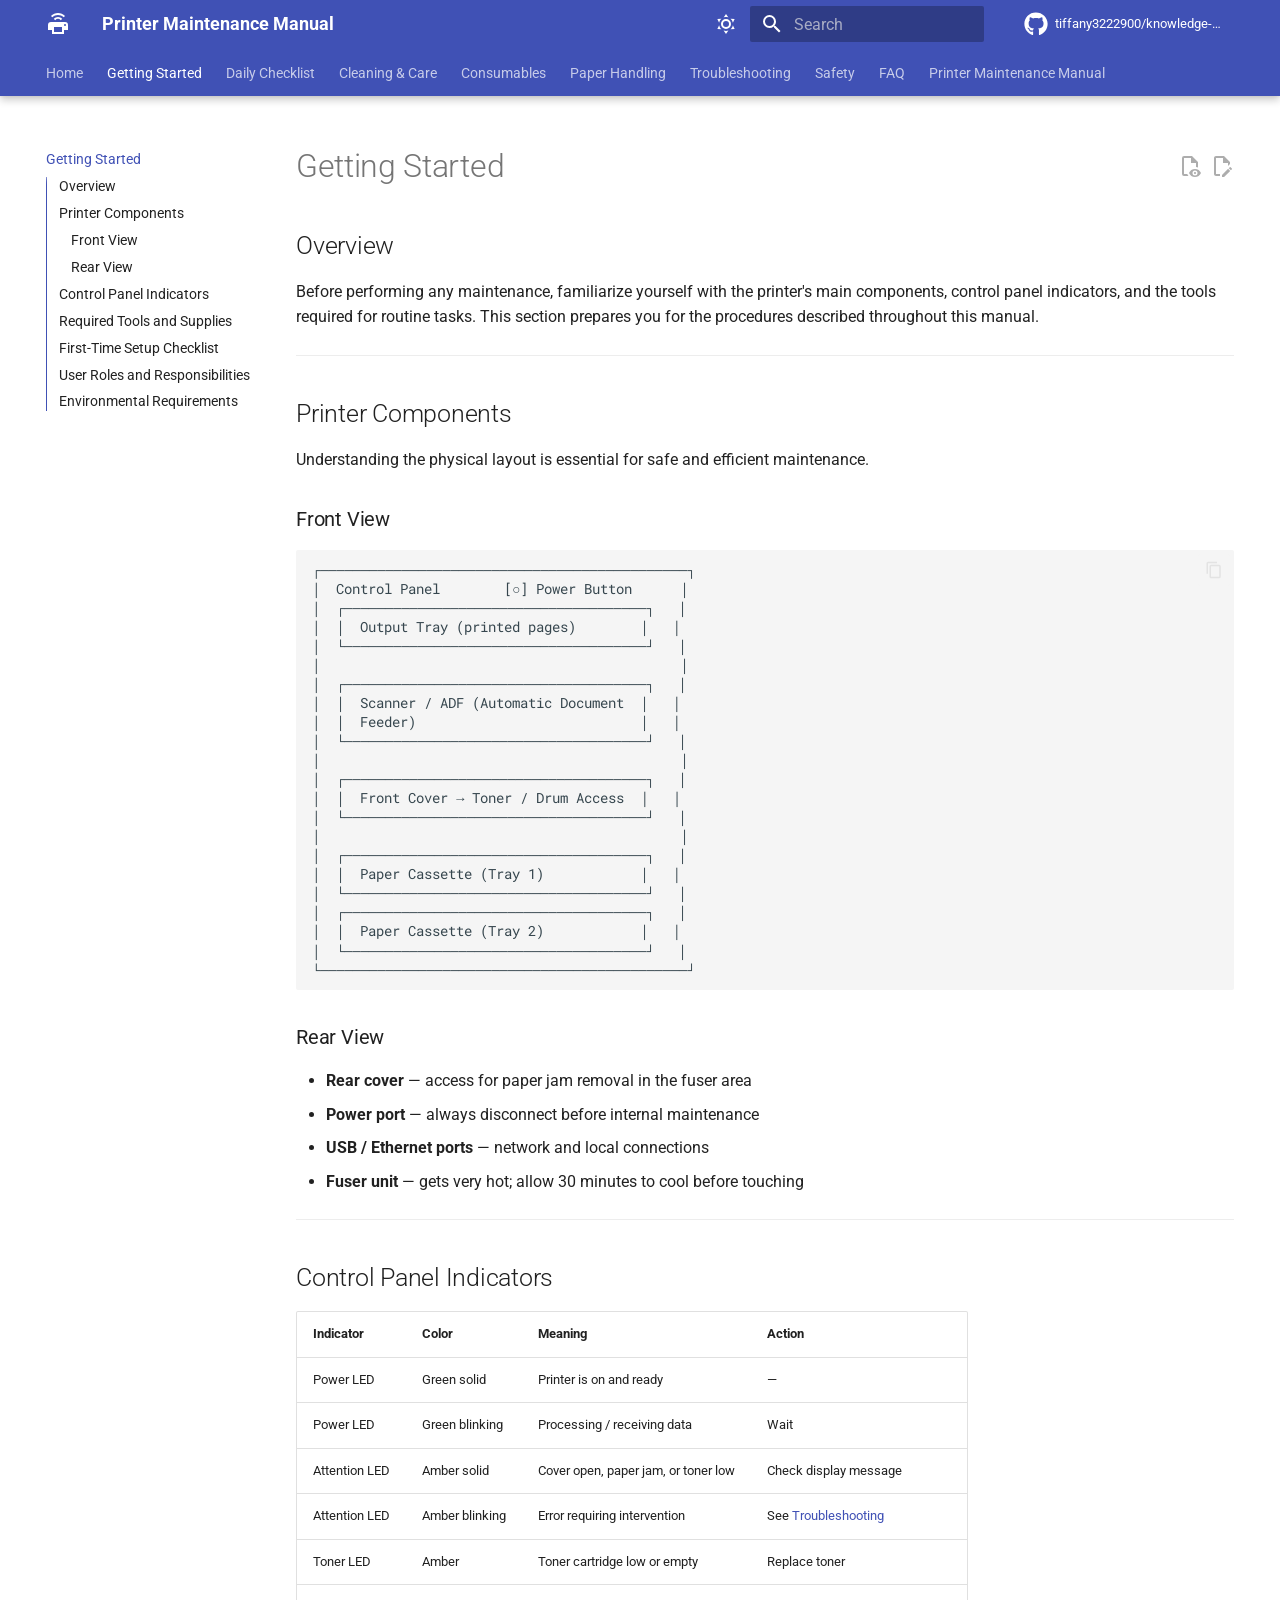
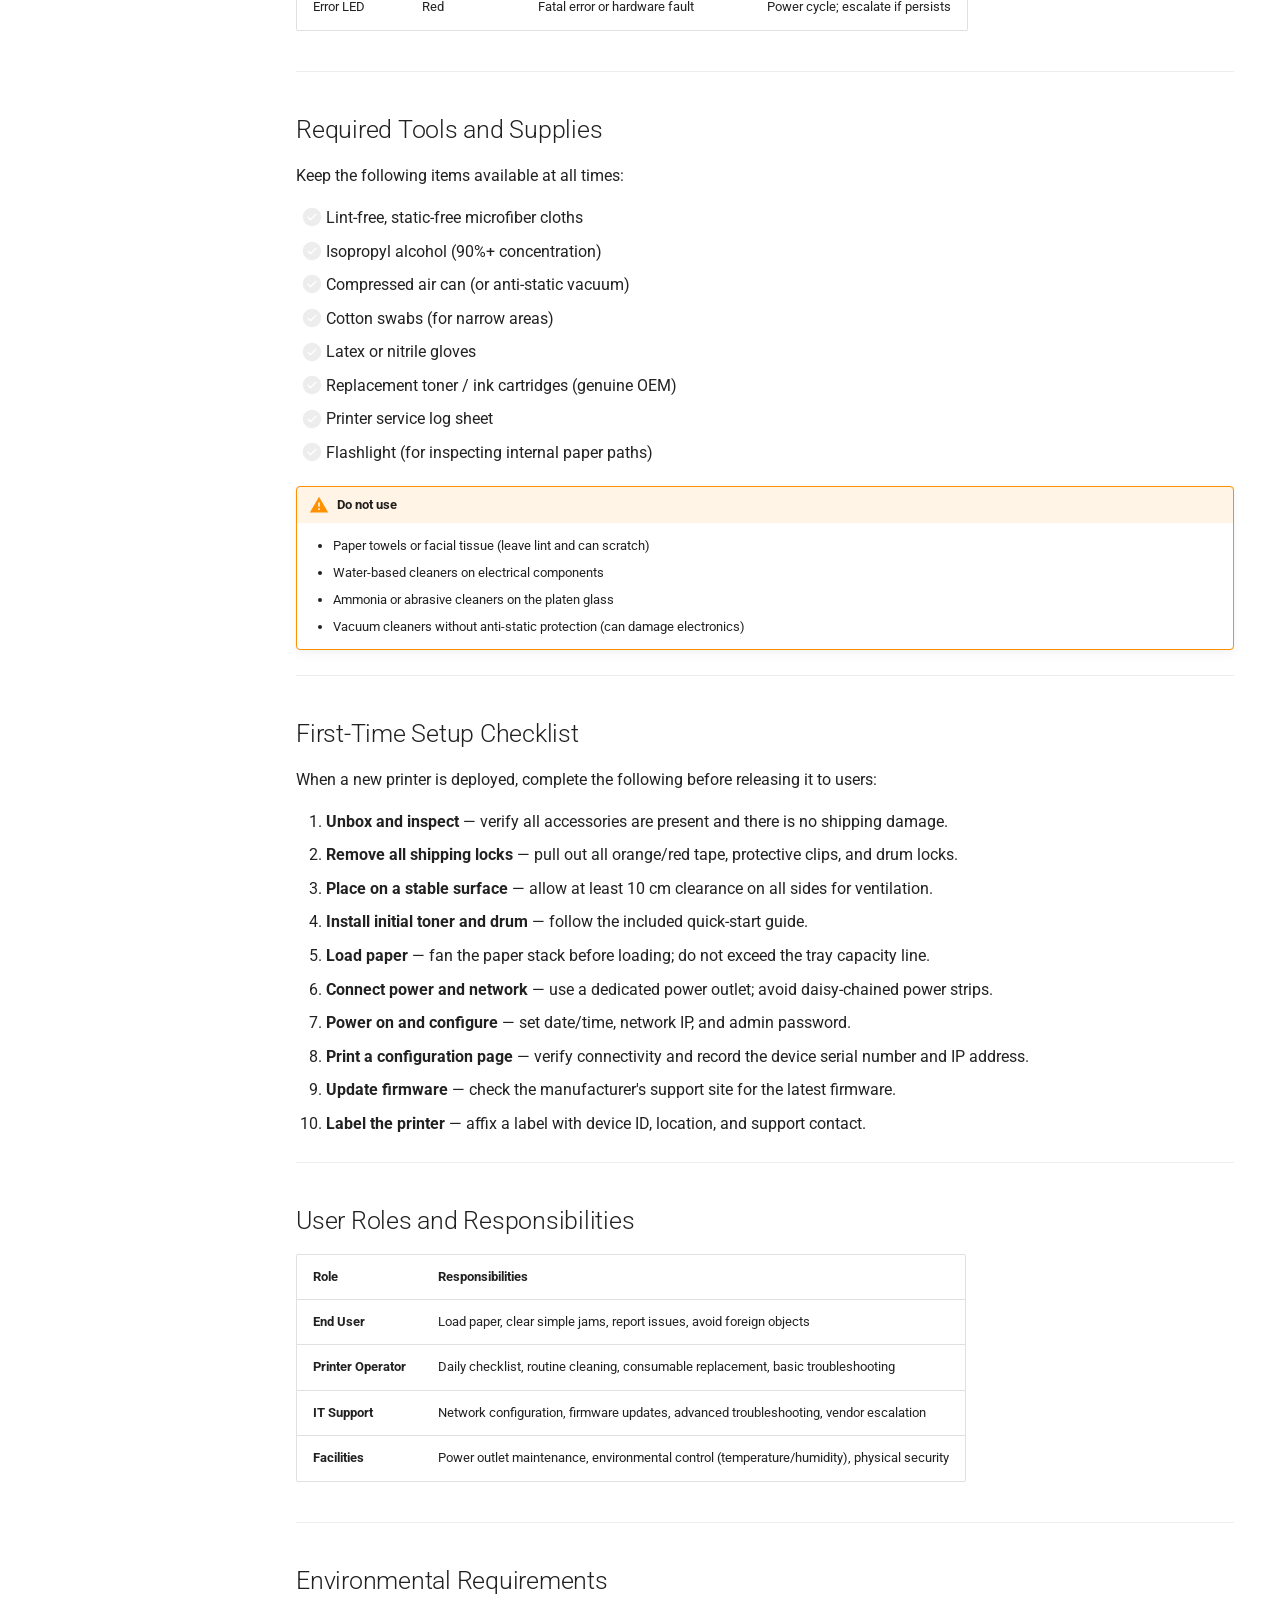
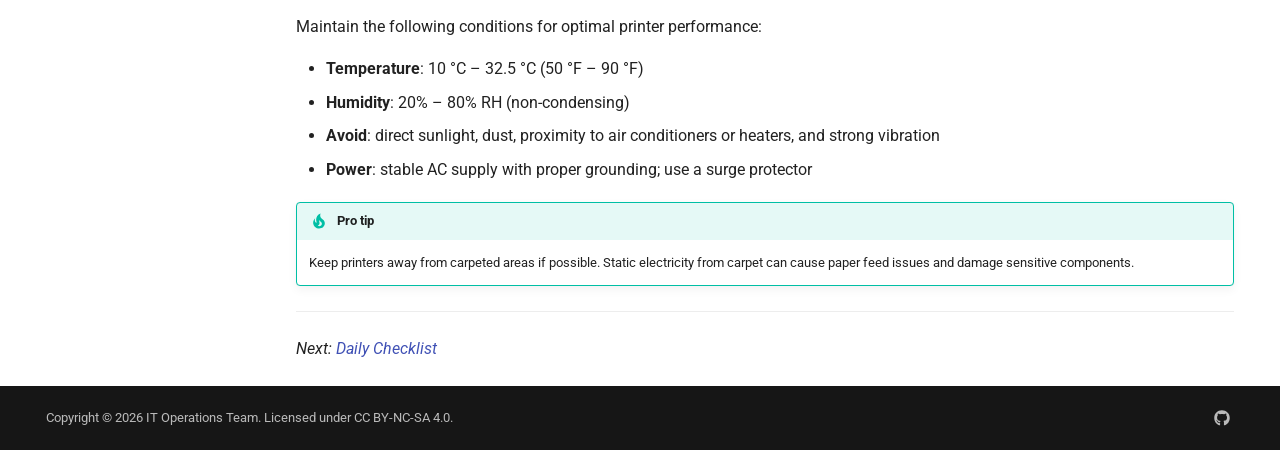
<file: getting-started/index.html>
<!doctype html>
<html lang="en" class="no-js">
  <head>
    
      <meta charset="utf-8">
      <meta name="viewport" content="width=device-width,initial-scale=1">
      
        <meta name="description" content="Enterprise-grade daily maintenance and troubleshooting guide for office printers">
      
      
        <meta name="author" content="IT Operations Team">
      
      
        <link rel="canonical" href="https://tiffany3222900.github.io/knowledge-management-system/getting-started/">
      
      
        <link rel="prev" href="..">
      
      
        <link rel="next" href="../daily-checklist/">
      
      
        
      
      
      <link rel="icon" href="../assets/images/favicon.png">
      <meta name="generator" content="mkdocs-1.6.1, mkdocs-material-9.7.7">
    
    
      
        <title>Getting Started - Printer Maintenance Manual</title>
      
    
    
      <link rel="stylesheet" href="../assets/stylesheets/main.ec1eaa64.min.css">
      
        
        <link rel="stylesheet" href="../assets/stylesheets/palette.ab4e12ef.min.css">
      
      


    
    
      
    
    
      
        
        
        <link rel="preconnect" href="https://fonts.gstatic.com" crossorigin>
        <link rel="stylesheet" href="https://fonts.googleapis.com/css?family=Roboto:300,300i,400,400i,700,700i%7CRoboto+Mono:400,400i,700,700i&display=fallback">
        <style>:root{--md-text-font:"Roboto";--md-code-font:"Roboto Mono"}</style>
      
    
    
      <link rel="stylesheet" href="../css/print-site.css">
    
      <link rel="stylesheet" href="../css/print-site-material.css">
    
    <script>__md_scope=new URL("..",location),__md_hash=e=>[...e].reduce(((e,_)=>(e<<5)-e+_.charCodeAt(0)),0),__md_get=(e,_=localStorage,t=__md_scope)=>JSON.parse(_.getItem(t.pathname+"."+e)),__md_set=(e,_,t=localStorage,a=__md_scope)=>{try{t.setItem(a.pathname+"."+e,JSON.stringify(_))}catch(e){}}</script>
    
      

    
    
  </head>
  
  
    
    
      
    
    
    
    
    <body dir="ltr" data-md-color-scheme="default" data-md-color-primary="indigo" data-md-color-accent="indigo">
  
    
    <input class="md-toggle" data-md-toggle="drawer" type="checkbox" id="__drawer" autocomplete="off">
    <input class="md-toggle" data-md-toggle="search" type="checkbox" id="__search" autocomplete="off">
    <label class="md-overlay" for="__drawer"></label>
    <div data-md-component="skip">
      
        
        <a href="#getting-started" class="md-skip">
          Skip to content
        </a>
      
    </div>
    <div data-md-component="announce">
      
    </div>
    
    
      

  

<header class="md-header md-header--shadow md-header--lifted" data-md-component="header">
  <nav class="md-header__inner md-grid" aria-label="Header">
    <a href=".." title="Printer Maintenance Manual" class="md-header__button md-logo" aria-label="Printer Maintenance Manual" data-md-component="logo">
      
  
  <svg xmlns="http://www.w3.org/2000/svg" viewBox="0 0 24 24"><path d="m4.93 3.92 1.41 1.41c3.12-3.13 8.19-3.13 11.32 0l1.41-1.41C15.17 0 8.84 0 4.93 3.92m2.83 2.83 1.41 1.41a4.01 4.01 0 0 1 5.66 0l1.41-1.41a6 6 0 0 0-8.48 0M19 14a1 1 0 0 1-1-1 1 1 0 0 1 1-1 1 1 0 0 1 1 1 1 1 0 0 1-1 1m-3 6H8v-5h8zm3-10H5a3 3 0 0 0-3 3v5h4v4h12v-4h4v-5a3 3 0 0 0-3-3"/></svg>

    </a>
    <label class="md-header__button md-icon" for="__drawer">
      
      <svg xmlns="http://www.w3.org/2000/svg" viewBox="0 0 24 24"><path d="M3 6h18v2H3zm0 5h18v2H3zm0 5h18v2H3z"/></svg>
    </label>
    <div class="md-header__title" data-md-component="header-title">
      <div class="md-header__ellipsis">
        <div class="md-header__topic">
          <span class="md-ellipsis">
            Printer Maintenance Manual
          </span>
        </div>
        <div class="md-header__topic" data-md-component="header-topic">
          <span class="md-ellipsis">
            
              Getting Started
            
          </span>
        </div>
      </div>
    </div>
    
      
        <form class="md-header__option" data-md-component="palette">
  
    
    
    
    <input class="md-option" data-md-color-media="" data-md-color-scheme="default" data-md-color-primary="indigo" data-md-color-accent="indigo"  aria-label="Switch to dark mode"  type="radio" name="__palette" id="__palette_0">
    
      <label class="md-header__button md-icon" title="Switch to dark mode" for="__palette_1" hidden>
        <svg xmlns="http://www.w3.org/2000/svg" viewBox="0 0 24 24"><path d="M12 7a5 5 0 0 1 5 5 5 5 0 0 1-5 5 5 5 0 0 1-5-5 5 5 0 0 1 5-5m0 2a3 3 0 0 0-3 3 3 3 0 0 0 3 3 3 3 0 0 0 3-3 3 3 0 0 0-3-3m0-7 2.39 3.42C13.65 5.15 12.84 5 12 5s-1.65.15-2.39.42zM3.34 7l4.16-.35A7.2 7.2 0 0 0 5.94 8.5c-.44.74-.69 1.5-.83 2.29zm.02 10 1.76-3.77a7.131 7.131 0 0 0 2.38 4.14zM20.65 7l-1.77 3.79a7.02 7.02 0 0 0-2.38-4.15zm-.01 10-4.14.36c.59-.51 1.12-1.14 1.54-1.86.42-.73.69-1.5.83-2.29zM12 22l-2.41-3.44c.74.27 1.55.44 2.41.44.82 0 1.63-.17 2.37-.44z"/></svg>
      </label>
    
  
    
    
    
    <input class="md-option" data-md-color-media="" data-md-color-scheme="slate" data-md-color-primary="indigo" data-md-color-accent="indigo"  aria-label="Switch to light mode"  type="radio" name="__palette" id="__palette_1">
    
      <label class="md-header__button md-icon" title="Switch to light mode" for="__palette_0" hidden>
        <svg xmlns="http://www.w3.org/2000/svg" viewBox="0 0 24 24"><path d="m17.75 4.09-2.53 1.94.91 3.06-2.63-1.81-2.63 1.81.91-3.06-2.53-1.94L12.44 4l1.06-3 1.06 3zm3.5 6.91-1.64 1.25.59 1.98-1.7-1.17-1.7 1.17.59-1.98L15.75 11l2.06-.05L18.5 9l.69 1.95zm-2.28 4.95c.83-.08 1.72 1.1 1.19 1.85-.32.45-.66.87-1.08 1.27C15.17 23 8.84 23 4.94 19.07c-3.91-3.9-3.91-10.24 0-14.14.4-.4.82-.76 1.27-1.08.75-.53 1.93.36 1.85 1.19-.27 2.86.69 5.83 2.89 8.02a9.96 9.96 0 0 0 8.02 2.89m-1.64 2.02a12.08 12.08 0 0 1-7.8-3.47c-2.17-2.19-3.33-5-3.49-7.82-2.81 3.14-2.7 7.96.31 10.98 3.02 3.01 7.84 3.12 10.98.31"/></svg>
      </label>
    
  
</form>
      
    
    
      <script>var palette=__md_get("__palette");if(palette&&palette.color){if("(prefers-color-scheme)"===palette.color.media){var media=matchMedia("(prefers-color-scheme: light)"),input=document.querySelector(media.matches?"[data-md-color-media='(prefers-color-scheme: light)']":"[data-md-color-media='(prefers-color-scheme: dark)']");palette.color.media=input.getAttribute("data-md-color-media"),palette.color.scheme=input.getAttribute("data-md-color-scheme"),palette.color.primary=input.getAttribute("data-md-color-primary"),palette.color.accent=input.getAttribute("data-md-color-accent")}for(var[key,value]of Object.entries(palette.color))document.body.setAttribute("data-md-color-"+key,value)}</script>
    
    
    
      
      
        <label class="md-header__button md-icon" for="__search">
          
          <svg xmlns="http://www.w3.org/2000/svg" viewBox="0 0 24 24"><path d="M9.5 3A6.5 6.5 0 0 1 16 9.5c0 1.61-.59 3.09-1.56 4.23l.27.27h.79l5 5-1.5 1.5-5-5v-.79l-.27-.27A6.52 6.52 0 0 1 9.5 16 6.5 6.5 0 0 1 3 9.5 6.5 6.5 0 0 1 9.5 3m0 2C7 5 5 7 5 9.5S7 14 9.5 14 14 12 14 9.5 12 5 9.5 5"/></svg>
        </label>
        <div class="md-search" data-md-component="search" role="dialog">
  <label class="md-search__overlay" for="__search"></label>
  <div class="md-search__inner" role="search">
    <form class="md-search__form" name="search">
      <input type="text" class="md-search__input" name="query" aria-label="Search" placeholder="Search" autocapitalize="off" autocorrect="off" autocomplete="off" spellcheck="false" data-md-component="search-query" required>
      <label class="md-search__icon md-icon" for="__search">
        
        <svg xmlns="http://www.w3.org/2000/svg" viewBox="0 0 24 24"><path d="M9.5 3A6.5 6.5 0 0 1 16 9.5c0 1.61-.59 3.09-1.56 4.23l.27.27h.79l5 5-1.5 1.5-5-5v-.79l-.27-.27A6.52 6.52 0 0 1 9.5 16 6.5 6.5 0 0 1 3 9.5 6.5 6.5 0 0 1 9.5 3m0 2C7 5 5 7 5 9.5S7 14 9.5 14 14 12 14 9.5 12 5 9.5 5"/></svg>
        
        <svg xmlns="http://www.w3.org/2000/svg" viewBox="0 0 24 24"><path d="M20 11v2H8l5.5 5.5-1.42 1.42L4.16 12l7.92-7.92L13.5 5.5 8 11z"/></svg>
      </label>
      <nav class="md-search__options" aria-label="Search">
        
          <a href="javascript:void(0)" class="md-search__icon md-icon" title="Share" aria-label="Share" data-clipboard data-clipboard-text="" data-md-component="search-share" tabindex="-1">
            
            <svg xmlns="http://www.w3.org/2000/svg" viewBox="0 0 24 24"><path d="M18 16.08c-.76 0-1.44.3-1.96.77L8.91 12.7c.05-.23.09-.46.09-.7s-.04-.47-.09-.7l7.05-4.11c.54.5 1.25.81 2.04.81a3 3 0 0 0 3-3 3 3 0 0 0-3-3 3 3 0 0 0-3 3c0 .24.04.47.09.7L8.04 9.81C7.5 9.31 6.79 9 6 9a3 3 0 0 0-3 3 3 3 0 0 0 3 3c.79 0 1.5-.31 2.04-.81l7.12 4.15c-.05.21-.08.43-.08.66 0 1.61 1.31 2.91 2.92 2.91s2.92-1.3 2.92-2.91A2.92 2.92 0 0 0 18 16.08"/></svg>
          </a>
        
        <button type="reset" class="md-search__icon md-icon" title="Clear" aria-label="Clear" tabindex="-1">
          
          <svg xmlns="http://www.w3.org/2000/svg" viewBox="0 0 24 24"><path d="M19 6.41 17.59 5 12 10.59 6.41 5 5 6.41 10.59 12 5 17.59 6.41 19 12 13.41 17.59 19 19 17.59 13.41 12z"/></svg>
        </button>
      </nav>
      
        <div class="md-search__suggest" data-md-component="search-suggest"></div>
      
    </form>
    <div class="md-search__output">
      <div class="md-search__scrollwrap" tabindex="0" data-md-scrollfix>
        <div class="md-search-result" data-md-component="search-result">
          <div class="md-search-result__meta">
            Initializing search
          </div>
          <ol class="md-search-result__list" role="presentation"></ol>
        </div>
      </div>
    </div>
  </div>
</div>
      
    
    
      <div class="md-header__source">
        <a href="https://github.com/tiffany3222900/knowledge-management-system" title="Go to repository" class="md-source" data-md-component="source">
  <div class="md-source__icon md-icon">
    
    <svg xmlns="http://www.w3.org/2000/svg" viewBox="0 0 512 512"><!--! Font Awesome Free 7.1.0 by @fontawesome - https://fontawesome.com License - https://fontawesome.com/license/free (Icons: CC BY 4.0, Fonts: SIL OFL 1.1, Code: MIT License) Copyright 2025 Fonticons, Inc.--><path d="M173.9 397.4c0 2-2.3 3.6-5.2 3.6-3.3.3-5.6-1.3-5.6-3.6 0-2 2.3-3.6 5.2-3.6 3-.3 5.6 1.3 5.6 3.6m-31.1-4.5c-.7 2 1.3 4.3 4.3 4.9 2.6 1 5.6 0 6.2-2s-1.3-4.3-4.3-5.2c-2.6-.7-5.5.3-6.2 2.3m44.2-1.7c-2.9.7-4.9 2.6-4.6 4.9.3 2 2.9 3.3 5.9 2.6 2.9-.7 4.9-2.6 4.6-4.6-.3-1.9-3-3.2-5.9-2.9M252.8 8C114.1 8 8 113.3 8 252c0 110.9 69.8 205.8 169.5 239.2 12.8 2.3 17.3-5.6 17.3-12.1 0-6.2-.3-40.4-.3-61.4 0 0-70 15-84.7-29.8 0 0-11.4-29.1-27.8-36.6 0 0-22.9-15.7 1.6-15.4 0 0 24.9 2 38.6 25.8 21.9 38.6 58.6 27.5 72.9 20.9 2.3-16 8.8-27.1 16-33.7-55.9-6.2-112.3-14.3-112.3-110.5 0-27.5 7.6-41.3 23.6-58.9-2.6-6.5-11.1-33.3 2.6-67.9 20.9-6.5 69 27 69 27 20-5.6 41.5-8.5 62.8-8.5s42.8 2.9 62.8 8.5c0 0 48.1-33.6 69-27 13.7 34.7 5.2 61.4 2.6 67.9 16 17.7 25.8 31.5 25.8 58.9 0 96.5-58.9 104.2-114.8 110.5 9.2 7.9 17 22.9 17 46.4 0 33.7-.3 75.4-.3 83.6 0 6.5 4.6 14.4 17.3 12.1C436.2 457.8 504 362.9 504 252 504 113.3 391.5 8 252.8 8M105.2 352.9c-1.3 1-1 3.3.7 5.2 1.6 1.6 3.9 2.3 5.2 1 1.3-1 1-3.3-.7-5.2-1.6-1.6-3.9-2.3-5.2-1m-10.8-8.1c-.7 1.3.3 2.9 2.3 3.9 1.6 1 3.6.7 4.3-.7.7-1.3-.3-2.9-2.3-3.9-2-.6-3.6-.3-4.3.7m32.4 35.6c-1.6 1.3-1 4.3 1.3 6.2 2.3 2.3 5.2 2.6 6.5 1 1.3-1.3.7-4.3-1.3-6.2-2.2-2.3-5.2-2.6-6.5-1m-11.4-14.7c-1.6 1-1.6 3.6 0 5.9s4.3 3.3 5.6 2.3c1.6-1.3 1.6-3.9 0-6.2-1.4-2.3-4-3.3-5.6-2"/></svg>
  </div>
  <div class="md-source__repository">
    tiffany3222900/knowledge-management-system
  </div>
</a>
      </div>
    
  </nav>
  
    
      
<nav class="md-tabs" aria-label="Tabs" data-md-component="tabs">
  <div class="md-grid">
    <ul class="md-tabs__list">
      
        
  
  
  
  
    <li class="md-tabs__item">
      <a href=".." class="md-tabs__link">
        
  
  
    
  
  Home

      </a>
    </li>
  

      
        
  
  
  
    
  
  
    <li class="md-tabs__item md-tabs__item--active">
      <a href="./" class="md-tabs__link">
        
  
  
    
  
  Getting Started

      </a>
    </li>
  

      
        
  
  
  
  
    <li class="md-tabs__item">
      <a href="../daily-checklist/" class="md-tabs__link">
        
  
  
    
  
  Daily Checklist

      </a>
    </li>
  

      
        
  
  
  
  
    <li class="md-tabs__item">
      <a href="../cleaning/" class="md-tabs__link">
        
  
  
    
  
  Cleaning & Care

      </a>
    </li>
  

      
        
  
  
  
  
    <li class="md-tabs__item">
      <a href="../consumables/" class="md-tabs__link">
        
  
  
    
  
  Consumables

      </a>
    </li>
  

      
        
  
  
  
  
    <li class="md-tabs__item">
      <a href="../paper-handling/" class="md-tabs__link">
        
  
  
    
  
  Paper Handling

      </a>
    </li>
  

      
        
  
  
  
  
    <li class="md-tabs__item">
      <a href="../troubleshooting/" class="md-tabs__link">
        
  
  
    
  
  Troubleshooting

      </a>
    </li>
  

      
        
  
  
  
  
    <li class="md-tabs__item">
      <a href="../safety/" class="md-tabs__link">
        
  
  
    
  
  Safety

      </a>
    </li>
  

      
        
  
  
  
  
    <li class="md-tabs__item">
      <a href="../faq/" class="md-tabs__link">
        
  
  
    
  
  FAQ

      </a>
    </li>
  

      
        
  
  
  
  
    <li class="md-tabs__item">
      <a href="../print_page/" class="md-tabs__link">
        
  
  
    
  
  Printer Maintenance Manual

      </a>
    </li>
  

      
    </ul>
  </div>
</nav>
    
  
</header>
    
    <div class="md-container" data-md-component="container">
      
      
        
      
      <main class="md-main" data-md-component="main">
        <div class="md-main__inner md-grid">
          
            
              
              <div class="md-sidebar md-sidebar--primary" data-md-component="sidebar" data-md-type="navigation" >
                <div class="md-sidebar__scrollwrap">
                  <div class="md-sidebar__inner">
                    


  


  

<nav class="md-nav md-nav--primary md-nav--lifted md-nav--integrated" aria-label="Navigation" data-md-level="0">
  <label class="md-nav__title" for="__drawer">
    <a href=".." title="Printer Maintenance Manual" class="md-nav__button md-logo" aria-label="Printer Maintenance Manual" data-md-component="logo">
      
  
  <svg xmlns="http://www.w3.org/2000/svg" viewBox="0 0 24 24"><path d="m4.93 3.92 1.41 1.41c3.12-3.13 8.19-3.13 11.32 0l1.41-1.41C15.17 0 8.84 0 4.93 3.92m2.83 2.83 1.41 1.41a4.01 4.01 0 0 1 5.66 0l1.41-1.41a6 6 0 0 0-8.48 0M19 14a1 1 0 0 1-1-1 1 1 0 0 1 1-1 1 1 0 0 1 1 1 1 1 0 0 1-1 1m-3 6H8v-5h8zm3-10H5a3 3 0 0 0-3 3v5h4v4h12v-4h4v-5a3 3 0 0 0-3-3"/></svg>

    </a>
    Printer Maintenance Manual
  </label>
  
    <div class="md-nav__source">
      <a href="https://github.com/tiffany3222900/knowledge-management-system" title="Go to repository" class="md-source" data-md-component="source">
  <div class="md-source__icon md-icon">
    
    <svg xmlns="http://www.w3.org/2000/svg" viewBox="0 0 512 512"><!--! Font Awesome Free 7.1.0 by @fontawesome - https://fontawesome.com License - https://fontawesome.com/license/free (Icons: CC BY 4.0, Fonts: SIL OFL 1.1, Code: MIT License) Copyright 2025 Fonticons, Inc.--><path d="M173.9 397.4c0 2-2.3 3.6-5.2 3.6-3.3.3-5.6-1.3-5.6-3.6 0-2 2.3-3.6 5.2-3.6 3-.3 5.6 1.3 5.6 3.6m-31.1-4.5c-.7 2 1.3 4.3 4.3 4.9 2.6 1 5.6 0 6.2-2s-1.3-4.3-4.3-5.2c-2.6-.7-5.5.3-6.2 2.3m44.2-1.7c-2.9.7-4.9 2.6-4.6 4.9.3 2 2.9 3.3 5.9 2.6 2.9-.7 4.9-2.6 4.6-4.6-.3-1.9-3-3.2-5.9-2.9M252.8 8C114.1 8 8 113.3 8 252c0 110.9 69.8 205.8 169.5 239.2 12.8 2.3 17.3-5.6 17.3-12.1 0-6.2-.3-40.4-.3-61.4 0 0-70 15-84.7-29.8 0 0-11.4-29.1-27.8-36.6 0 0-22.9-15.7 1.6-15.4 0 0 24.9 2 38.6 25.8 21.9 38.6 58.6 27.5 72.9 20.9 2.3-16 8.8-27.1 16-33.7-55.9-6.2-112.3-14.3-112.3-110.5 0-27.5 7.6-41.3 23.6-58.9-2.6-6.5-11.1-33.3 2.6-67.9 20.9-6.5 69 27 69 27 20-5.6 41.5-8.5 62.8-8.5s42.8 2.9 62.8 8.5c0 0 48.1-33.6 69-27 13.7 34.7 5.2 61.4 2.6 67.9 16 17.7 25.8 31.5 25.8 58.9 0 96.5-58.9 104.2-114.8 110.5 9.2 7.9 17 22.9 17 46.4 0 33.7-.3 75.4-.3 83.6 0 6.5 4.6 14.4 17.3 12.1C436.2 457.8 504 362.9 504 252 504 113.3 391.5 8 252.8 8M105.2 352.9c-1.3 1-1 3.3.7 5.2 1.6 1.6 3.9 2.3 5.2 1 1.3-1 1-3.3-.7-5.2-1.6-1.6-3.9-2.3-5.2-1m-10.8-8.1c-.7 1.3.3 2.9 2.3 3.9 1.6 1 3.6.7 4.3-.7.7-1.3-.3-2.9-2.3-3.9-2-.6-3.6-.3-4.3.7m32.4 35.6c-1.6 1.3-1 4.3 1.3 6.2 2.3 2.3 5.2 2.6 6.5 1 1.3-1.3.7-4.3-1.3-6.2-2.2-2.3-5.2-2.6-6.5-1m-11.4-14.7c-1.6 1-1.6 3.6 0 5.9s4.3 3.3 5.6 2.3c1.6-1.3 1.6-3.9 0-6.2-1.4-2.3-4-3.3-5.6-2"/></svg>
  </div>
  <div class="md-source__repository">
    tiffany3222900/knowledge-management-system
  </div>
</a>
    </div>
  
  <ul class="md-nav__list" data-md-scrollfix>
    
      
      
  
  
  
  
    <li class="md-nav__item">
      <a href=".." class="md-nav__link">
        
  
  
  <span class="md-ellipsis">
    
  
    Home
  

    
  </span>
  
  

      </a>
    </li>
  

    
      
      
  
  
    
  
  
  
    <li class="md-nav__item md-nav__item--active">
      
      <input class="md-nav__toggle md-toggle" type="checkbox" id="__toc">
      
      
        
      
      
        <label class="md-nav__link md-nav__link--active" for="__toc">
          
  
  
  <span class="md-ellipsis">
    
  
    Getting Started
  

    
  </span>
  
  

          <span class="md-nav__icon md-icon"></span>
        </label>
      
      <a href="./" class="md-nav__link md-nav__link--active">
        
  
  
  <span class="md-ellipsis">
    
  
    Getting Started
  

    
  </span>
  
  

      </a>
      
        

<nav class="md-nav md-nav--secondary" aria-label="Table of contents">
  
  
  
    
  
  
    <label class="md-nav__title" for="__toc">
      <span class="md-nav__icon md-icon"></span>
      Table of contents
    </label>
    <ul class="md-nav__list" data-md-component="toc" data-md-scrollfix>
      
        <li class="md-nav__item">
  <a href="#overview" class="md-nav__link">
    <span class="md-ellipsis">
      
        Overview
      
    </span>
  </a>
  
</li>
      
        <li class="md-nav__item">
  <a href="#printer-components" class="md-nav__link">
    <span class="md-ellipsis">
      
        Printer Components
      
    </span>
  </a>
  
    <nav class="md-nav" aria-label="Printer Components">
      <ul class="md-nav__list">
        
          <li class="md-nav__item">
  <a href="#front-view" class="md-nav__link">
    <span class="md-ellipsis">
      
        Front View
      
    </span>
  </a>
  
</li>
        
          <li class="md-nav__item">
  <a href="#rear-view" class="md-nav__link">
    <span class="md-ellipsis">
      
        Rear View
      
    </span>
  </a>
  
</li>
        
      </ul>
    </nav>
  
</li>
      
        <li class="md-nav__item">
  <a href="#control-panel-indicators" class="md-nav__link">
    <span class="md-ellipsis">
      
        Control Panel Indicators
      
    </span>
  </a>
  
</li>
      
        <li class="md-nav__item">
  <a href="#required-tools-and-supplies" class="md-nav__link">
    <span class="md-ellipsis">
      
        Required Tools and Supplies
      
    </span>
  </a>
  
</li>
      
        <li class="md-nav__item">
  <a href="#first-time-setup-checklist" class="md-nav__link">
    <span class="md-ellipsis">
      
        First-Time Setup Checklist
      
    </span>
  </a>
  
</li>
      
        <li class="md-nav__item">
  <a href="#user-roles-and-responsibilities" class="md-nav__link">
    <span class="md-ellipsis">
      
        User Roles and Responsibilities
      
    </span>
  </a>
  
</li>
      
        <li class="md-nav__item">
  <a href="#environmental-requirements" class="md-nav__link">
    <span class="md-ellipsis">
      
        Environmental Requirements
      
    </span>
  </a>
  
</li>
      
    </ul>
  
</nav>
      
    </li>
  

    
      
      
  
  
  
  
    <li class="md-nav__item">
      <a href="../daily-checklist/" class="md-nav__link">
        
  
  
  <span class="md-ellipsis">
    
  
    Daily Checklist
  

    
  </span>
  
  

      </a>
    </li>
  

    
      
      
  
  
  
  
    <li class="md-nav__item">
      <a href="../cleaning/" class="md-nav__link">
        
  
  
  <span class="md-ellipsis">
    
  
    Cleaning & Care
  

    
  </span>
  
  

      </a>
    </li>
  

    
      
      
  
  
  
  
    <li class="md-nav__item">
      <a href="../consumables/" class="md-nav__link">
        
  
  
  <span class="md-ellipsis">
    
  
    Consumables
  

    
  </span>
  
  

      </a>
    </li>
  

    
      
      
  
  
  
  
    <li class="md-nav__item">
      <a href="../paper-handling/" class="md-nav__link">
        
  
  
  <span class="md-ellipsis">
    
  
    Paper Handling
  

    
  </span>
  
  

      </a>
    </li>
  

    
      
      
  
  
  
  
    <li class="md-nav__item">
      <a href="../troubleshooting/" class="md-nav__link">
        
  
  
  <span class="md-ellipsis">
    
  
    Troubleshooting
  

    
  </span>
  
  

      </a>
    </li>
  

    
      
      
  
  
  
  
    <li class="md-nav__item">
      <a href="../safety/" class="md-nav__link">
        
  
  
  <span class="md-ellipsis">
    
  
    Safety
  

    
  </span>
  
  

      </a>
    </li>
  

    
      
      
  
  
  
  
    <li class="md-nav__item">
      <a href="../faq/" class="md-nav__link">
        
  
  
  <span class="md-ellipsis">
    
  
    FAQ
  

    
  </span>
  
  

      </a>
    </li>
  

    
      
      
  
  
  
  
    <li class="md-nav__item">
      <a href="../print_page/" class="md-nav__link">
        
  
  
  <span class="md-ellipsis">
    
  
    Printer Maintenance Manual
  

    
  </span>
  
  

      </a>
    </li>
  

    
  </ul>
</nav>
                  </div>
                </div>
              </div>
            
            
          
          
            <div class="md-content" data-md-component="content">
              
                



  


              
              <article class="md-content__inner md-typeset">
                
                  


  
    <a href="https://github.com/tiffany3222900/knowledge-management-system/edit/master/docs/getting-started.md" title="Edit this page" class="md-content__button md-icon" rel="edit">
      
      <svg xmlns="http://www.w3.org/2000/svg" viewBox="0 0 24 24"><path d="M10 20H6V4h7v5h5v3.1l2-2V8l-6-6H6c-1.1 0-2 .9-2 2v16c0 1.1.9 2 2 2h4zm10.2-7c.1 0 .3.1.4.2l1.3 1.3c.2.2.2.6 0 .8l-1 1-2.1-2.1 1-1c.1-.1.2-.2.4-.2m0 3.9L14.1 23H12v-2.1l6.1-6.1z"/></svg>
    </a>
  
  
    
      
    
    <a href="https://github.com/tiffany3222900/knowledge-management-system/raw/master/docs/getting-started.md" title="View source of this page" class="md-content__button md-icon">
      
      <svg xmlns="http://www.w3.org/2000/svg" viewBox="0 0 24 24"><path d="M17 18c.56 0 1 .44 1 1s-.44 1-1 1-1-.44-1-1 .44-1 1-1m0-3c-2.73 0-5.06 1.66-6 4 .94 2.34 3.27 4 6 4s5.06-1.66 6-4c-.94-2.34-3.27-4-6-4m0 6.5a2.5 2.5 0 0 1-2.5-2.5 2.5 2.5 0 0 1 2.5-2.5 2.5 2.5 0 0 1 2.5 2.5 2.5 2.5 0 0 1-2.5 2.5M9.27 20H6V4h7v5h5v4.07c.7.08 1.36.25 2 .49V8l-6-6H6a2 2 0 0 0-2 2v16a2 2 0 0 0 2 2h4.5a8.2 8.2 0 0 1-1.23-2"/></svg>
    </a>
  


<h1 id="getting-started">Getting Started<a class="headerlink" href="#getting-started" title="Permanent link">&para;</a></h1>
<h2 id="overview">Overview<a class="headerlink" href="#overview" title="Permanent link">&para;</a></h2>
<p>Before performing any maintenance, familiarize yourself with the printer's main components, control panel indicators, and the tools required for routine tasks. This section prepares you for the procedures described throughout this manual.</p>
<hr />
<h2 id="printer-components">Printer Components<a class="headerlink" href="#printer-components" title="Permanent link">&para;</a></h2>
<p>Understanding the physical layout is essential for safe and efficient maintenance.</p>
<h3 id="front-view">Front View<a class="headerlink" href="#front-view" title="Permanent link">&para;</a></h3>
<div class="highlight"><pre><span></span><code><a id="__codelineno-0-1" name="__codelineno-0-1" href="#__codelineno-0-1"></a>┌─────────────────────────────────────────────┐
<a id="__codelineno-0-2" name="__codelineno-0-2" href="#__codelineno-0-2"></a>│  Control Panel        [○] Power Button      │
<a id="__codelineno-0-3" name="__codelineno-0-3" href="#__codelineno-0-3"></a>│  ┌─────────────────────────────────────┐   │
<a id="__codelineno-0-4" name="__codelineno-0-4" href="#__codelineno-0-4"></a>│  │  Output Tray (printed pages)        │   │
<a id="__codelineno-0-5" name="__codelineno-0-5" href="#__codelineno-0-5"></a>│  └─────────────────────────────────────┘   │
<a id="__codelineno-0-6" name="__codelineno-0-6" href="#__codelineno-0-6"></a>│                                             │
<a id="__codelineno-0-7" name="__codelineno-0-7" href="#__codelineno-0-7"></a>│  ┌─────────────────────────────────────┐   │
<a id="__codelineno-0-8" name="__codelineno-0-8" href="#__codelineno-0-8"></a>│  │  Scanner / ADF (Automatic Document  │   │
<a id="__codelineno-0-9" name="__codelineno-0-9" href="#__codelineno-0-9"></a>│  │  Feeder)                            │   │
<a id="__codelineno-0-10" name="__codelineno-0-10" href="#__codelineno-0-10"></a>│  └─────────────────────────────────────┘   │
<a id="__codelineno-0-11" name="__codelineno-0-11" href="#__codelineno-0-11"></a>│                                             │
<a id="__codelineno-0-12" name="__codelineno-0-12" href="#__codelineno-0-12"></a>│  ┌─────────────────────────────────────┐   │
<a id="__codelineno-0-13" name="__codelineno-0-13" href="#__codelineno-0-13"></a>│  │  Front Cover → Toner / Drum Access  │   │
<a id="__codelineno-0-14" name="__codelineno-0-14" href="#__codelineno-0-14"></a>│  └─────────────────────────────────────┘   │
<a id="__codelineno-0-15" name="__codelineno-0-15" href="#__codelineno-0-15"></a>│                                             │
<a id="__codelineno-0-16" name="__codelineno-0-16" href="#__codelineno-0-16"></a>│  ┌─────────────────────────────────────┐   │
<a id="__codelineno-0-17" name="__codelineno-0-17" href="#__codelineno-0-17"></a>│  │  Paper Cassette (Tray 1)            │   │
<a id="__codelineno-0-18" name="__codelineno-0-18" href="#__codelineno-0-18"></a>│  └─────────────────────────────────────┘   │
<a id="__codelineno-0-19" name="__codelineno-0-19" href="#__codelineno-0-19"></a>│  ┌─────────────────────────────────────┐   │
<a id="__codelineno-0-20" name="__codelineno-0-20" href="#__codelineno-0-20"></a>│  │  Paper Cassette (Tray 2)            │   │
<a id="__codelineno-0-21" name="__codelineno-0-21" href="#__codelineno-0-21"></a>│  └─────────────────────────────────────┘   │
<a id="__codelineno-0-22" name="__codelineno-0-22" href="#__codelineno-0-22"></a>└─────────────────────────────────────────────┘
</code></pre></div>
<h3 id="rear-view">Rear View<a class="headerlink" href="#rear-view" title="Permanent link">&para;</a></h3>
<ul>
<li><strong>Rear cover</strong> — access for paper jam removal in the fuser area</li>
<li><strong>Power port</strong> — always disconnect before internal maintenance</li>
<li><strong>USB / Ethernet ports</strong> — network and local connections</li>
<li><strong>Fuser unit</strong> — gets very hot; allow 30 minutes to cool before touching</li>
</ul>
<hr />
<h2 id="control-panel-indicators">Control Panel Indicators<a class="headerlink" href="#control-panel-indicators" title="Permanent link">&para;</a></h2>
<table>
<thead>
<tr>
<th>Indicator</th>
<th>Color</th>
<th>Meaning</th>
<th>Action</th>
</tr>
</thead>
<tbody>
<tr>
<td>Power LED</td>
<td>Green solid</td>
<td>Printer is on and ready</td>
<td>—</td>
</tr>
<tr>
<td>Power LED</td>
<td>Green blinking</td>
<td>Processing / receiving data</td>
<td>Wait</td>
</tr>
<tr>
<td>Attention LED</td>
<td>Amber solid</td>
<td>Cover open, paper jam, or toner low</td>
<td>Check display message</td>
</tr>
<tr>
<td>Attention LED</td>
<td>Amber blinking</td>
<td>Error requiring intervention</td>
<td>See <a href="../troubleshooting/">Troubleshooting</a></td>
</tr>
<tr>
<td>Toner LED</td>
<td>Amber</td>
<td>Toner cartridge low or empty</td>
<td>Replace toner</td>
</tr>
<tr>
<td>Error LED</td>
<td>Red</td>
<td>Fatal error or hardware fault</td>
<td>Power cycle; escalate if persists</td>
</tr>
</tbody>
</table>
<hr />
<h2 id="required-tools-and-supplies">Required Tools and Supplies<a class="headerlink" href="#required-tools-and-supplies" title="Permanent link">&para;</a></h2>
<p>Keep the following items available at all times:</p>
<ul class="task-list">
<li class="task-list-item"><label class="task-list-control"><input type="checkbox" disabled/><span class="task-list-indicator"></span></label> Lint-free, static-free microfiber cloths</li>
<li class="task-list-item"><label class="task-list-control"><input type="checkbox" disabled/><span class="task-list-indicator"></span></label> Isopropyl alcohol (90%+ concentration)</li>
<li class="task-list-item"><label class="task-list-control"><input type="checkbox" disabled/><span class="task-list-indicator"></span></label> Compressed air can (or anti-static vacuum)</li>
<li class="task-list-item"><label class="task-list-control"><input type="checkbox" disabled/><span class="task-list-indicator"></span></label> Cotton swabs (for narrow areas)</li>
<li class="task-list-item"><label class="task-list-control"><input type="checkbox" disabled/><span class="task-list-indicator"></span></label> Latex or nitrile gloves</li>
<li class="task-list-item"><label class="task-list-control"><input type="checkbox" disabled/><span class="task-list-indicator"></span></label> Replacement toner / ink cartridges (genuine OEM)</li>
<li class="task-list-item"><label class="task-list-control"><input type="checkbox" disabled/><span class="task-list-indicator"></span></label> Printer service log sheet</li>
<li class="task-list-item"><label class="task-list-control"><input type="checkbox" disabled/><span class="task-list-indicator"></span></label> Flashlight (for inspecting internal paper paths)</li>
</ul>
<div class="admonition warning">
<p class="admonition-title">Do not use</p>
<ul>
<li>Paper towels or facial tissue (leave lint and can scratch)</li>
<li>Water-based cleaners on electrical components</li>
<li>Ammonia or abrasive cleaners on the platen glass</li>
<li>Vacuum cleaners without anti-static protection (can damage electronics)</li>
</ul>
</div>
<hr />
<h2 id="first-time-setup-checklist">First-Time Setup Checklist<a class="headerlink" href="#first-time-setup-checklist" title="Permanent link">&para;</a></h2>
<p>When a new printer is deployed, complete the following before releasing it to users:</p>
<ol>
<li><strong>Unbox and inspect</strong> — verify all accessories are present and there is no shipping damage.</li>
<li><strong>Remove all shipping locks</strong> — pull out all orange/red tape, protective clips, and drum locks.</li>
<li><strong>Place on a stable surface</strong> — allow at least 10 cm clearance on all sides for ventilation.</li>
<li><strong>Install initial toner and drum</strong> — follow the included quick-start guide.</li>
<li><strong>Load paper</strong> — fan the paper stack before loading; do not exceed the tray capacity line.</li>
<li><strong>Connect power and network</strong> — use a dedicated power outlet; avoid daisy-chained power strips.</li>
<li><strong>Power on and configure</strong> — set date/time, network IP, and admin password.</li>
<li><strong>Print a configuration page</strong> — verify connectivity and record the device serial number and IP address.</li>
<li><strong>Update firmware</strong> — check the manufacturer's support site for the latest firmware.</li>
<li><strong>Label the printer</strong> — affix a label with device ID, location, and support contact.</li>
</ol>
<hr />
<h2 id="user-roles-and-responsibilities">User Roles and Responsibilities<a class="headerlink" href="#user-roles-and-responsibilities" title="Permanent link">&para;</a></h2>
<table>
<thead>
<tr>
<th>Role</th>
<th>Responsibilities</th>
</tr>
</thead>
<tbody>
<tr>
<td><strong>End User</strong></td>
<td>Load paper, clear simple jams, report issues, avoid foreign objects</td>
</tr>
<tr>
<td><strong>Printer Operator</strong></td>
<td>Daily checklist, routine cleaning, consumable replacement, basic troubleshooting</td>
</tr>
<tr>
<td><strong>IT Support</strong></td>
<td>Network configuration, firmware updates, advanced troubleshooting, vendor escalation</td>
</tr>
<tr>
<td><strong>Facilities</strong></td>
<td>Power outlet maintenance, environmental control (temperature/humidity), physical security</td>
</tr>
</tbody>
</table>
<hr />
<h2 id="environmental-requirements">Environmental Requirements<a class="headerlink" href="#environmental-requirements" title="Permanent link">&para;</a></h2>
<p>Maintain the following conditions for optimal printer performance:</p>
<ul>
<li><strong>Temperature</strong>: 10 °C – 32.5 °C (50 °F – 90 °F)</li>
<li><strong>Humidity</strong>: 20% – 80% RH (non-condensing)</li>
<li><strong>Avoid</strong>: direct sunlight, dust, proximity to air conditioners or heaters, and strong vibration</li>
<li><strong>Power</strong>: stable AC supply with proper grounding; use a surge protector</li>
</ul>
<div class="admonition tip">
<p class="admonition-title">Pro tip</p>
<p>Keep printers away from carpeted areas if possible. Static electricity from carpet can cause paper feed issues and damage sensitive components.</p>
</div>
<hr />
<p><em>Next: <a href="../daily-checklist/">Daily Checklist</a></em></p>












                
              </article>
            </div>
          
          
<script>var target=document.getElementById(location.hash.slice(1));target&&target.name&&(target.checked=target.name.startsWith("__tabbed_"))</script>
        </div>
        
          <button type="button" class="md-top md-icon" data-md-component="top" hidden>
  
  <svg xmlns="http://www.w3.org/2000/svg" viewBox="0 0 24 24"><path d="M13 20h-2V8l-5.5 5.5-1.42-1.42L12 4.16l7.92 7.92-1.42 1.42L13 8z"/></svg>
  Back to top
</button>
        
      </main>
      
        <footer class="md-footer">
  
  <div class="md-footer-meta md-typeset">
    <div class="md-footer-meta__inner md-grid">
      <div class="md-copyright">
  
    <div class="md-copyright__highlight">
      Copyright &copy; 2026 IT Operations Team. Licensed under CC BY-NC-SA 4.0.
    </div>
  
  
</div>
      
        
<div class="md-social">
  
    
    
    
    
      
      
    
    <a href="https://github.com/tiffany3222900" target="_blank" rel="noopener" title="github.com" class="md-social__link">
      <svg xmlns="http://www.w3.org/2000/svg" viewBox="0 0 512 512"><!--! Font Awesome Free 7.1.0 by @fontawesome - https://fontawesome.com License - https://fontawesome.com/license/free (Icons: CC BY 4.0, Fonts: SIL OFL 1.1, Code: MIT License) Copyright 2025 Fonticons, Inc.--><path d="M173.9 397.4c0 2-2.3 3.6-5.2 3.6-3.3.3-5.6-1.3-5.6-3.6 0-2 2.3-3.6 5.2-3.6 3-.3 5.6 1.3 5.6 3.6m-31.1-4.5c-.7 2 1.3 4.3 4.3 4.9 2.6 1 5.6 0 6.2-2s-1.3-4.3-4.3-5.2c-2.6-.7-5.5.3-6.2 2.3m44.2-1.7c-2.9.7-4.9 2.6-4.6 4.9.3 2 2.9 3.3 5.9 2.6 2.9-.7 4.9-2.6 4.6-4.6-.3-1.9-3-3.2-5.9-2.9M252.8 8C114.1 8 8 113.3 8 252c0 110.9 69.8 205.8 169.5 239.2 12.8 2.3 17.3-5.6 17.3-12.1 0-6.2-.3-40.4-.3-61.4 0 0-70 15-84.7-29.8 0 0-11.4-29.1-27.8-36.6 0 0-22.9-15.7 1.6-15.4 0 0 24.9 2 38.6 25.8 21.9 38.6 58.6 27.5 72.9 20.9 2.3-16 8.8-27.1 16-33.7-55.9-6.2-112.3-14.3-112.3-110.5 0-27.5 7.6-41.3 23.6-58.9-2.6-6.5-11.1-33.3 2.6-67.9 20.9-6.5 69 27 69 27 20-5.6 41.5-8.5 62.8-8.5s42.8 2.9 62.8 8.5c0 0 48.1-33.6 69-27 13.7 34.7 5.2 61.4 2.6 67.9 16 17.7 25.8 31.5 25.8 58.9 0 96.5-58.9 104.2-114.8 110.5 9.2 7.9 17 22.9 17 46.4 0 33.7-.3 75.4-.3 83.6 0 6.5 4.6 14.4 17.3 12.1C436.2 457.8 504 362.9 504 252 504 113.3 391.5 8 252.8 8M105.2 352.9c-1.3 1-1 3.3.7 5.2 1.6 1.6 3.9 2.3 5.2 1 1.3-1 1-3.3-.7-5.2-1.6-1.6-3.9-2.3-5.2-1m-10.8-8.1c-.7 1.3.3 2.9 2.3 3.9 1.6 1 3.6.7 4.3-.7.7-1.3-.3-2.9-2.3-3.9-2-.6-3.6-.3-4.3.7m32.4 35.6c-1.6 1.3-1 4.3 1.3 6.2 2.3 2.3 5.2 2.6 6.5 1 1.3-1.3.7-4.3-1.3-6.2-2.2-2.3-5.2-2.6-6.5-1m-11.4-14.7c-1.6 1-1.6 3.6 0 5.9s4.3 3.3 5.6 2.3c1.6-1.3 1.6-3.9 0-6.2-1.4-2.3-4-3.3-5.6-2"/></svg>
    </a>
  
</div>
      
    </div>
  </div>
</footer>
      
    </div>
    <div class="md-dialog" data-md-component="dialog">
      <div class="md-dialog__inner md-typeset"></div>
    </div>
    
    
    
      
      
      <script id="__config" type="application/json">{"annotate": null, "base": "..", "features": ["navigation.tabs", "navigation.tabs.sticky", "navigation.sections", "navigation.expand", "navigation.path", "navigation.indexes", "navigation.top", "search.suggest", "search.highlight", "search.share", "content.code.copy", "content.code.annotate", "content.action.edit", "content.action.view", "toc.follow", "toc.integrate"], "search": "../assets/javascripts/workers/search.2c215733.min.js", "tags": null, "translations": {"clipboard.copied": "Copied to clipboard", "clipboard.copy": "Copy to clipboard", "search.result.more.one": "1 more on this page", "search.result.more.other": "# more on this page", "search.result.none": "No matching documents", "search.result.one": "1 matching document", "search.result.other": "# matching documents", "search.result.placeholder": "Type to start searching", "search.result.term.missing": "Missing", "select.version": "Select version"}, "version": null}</script>
    
    
      <script src="../assets/javascripts/bundle.d7400e89.min.js"></script>
      
        <script src="../js/print-site.js"></script>
      
    
  </body>
</html>
</file>
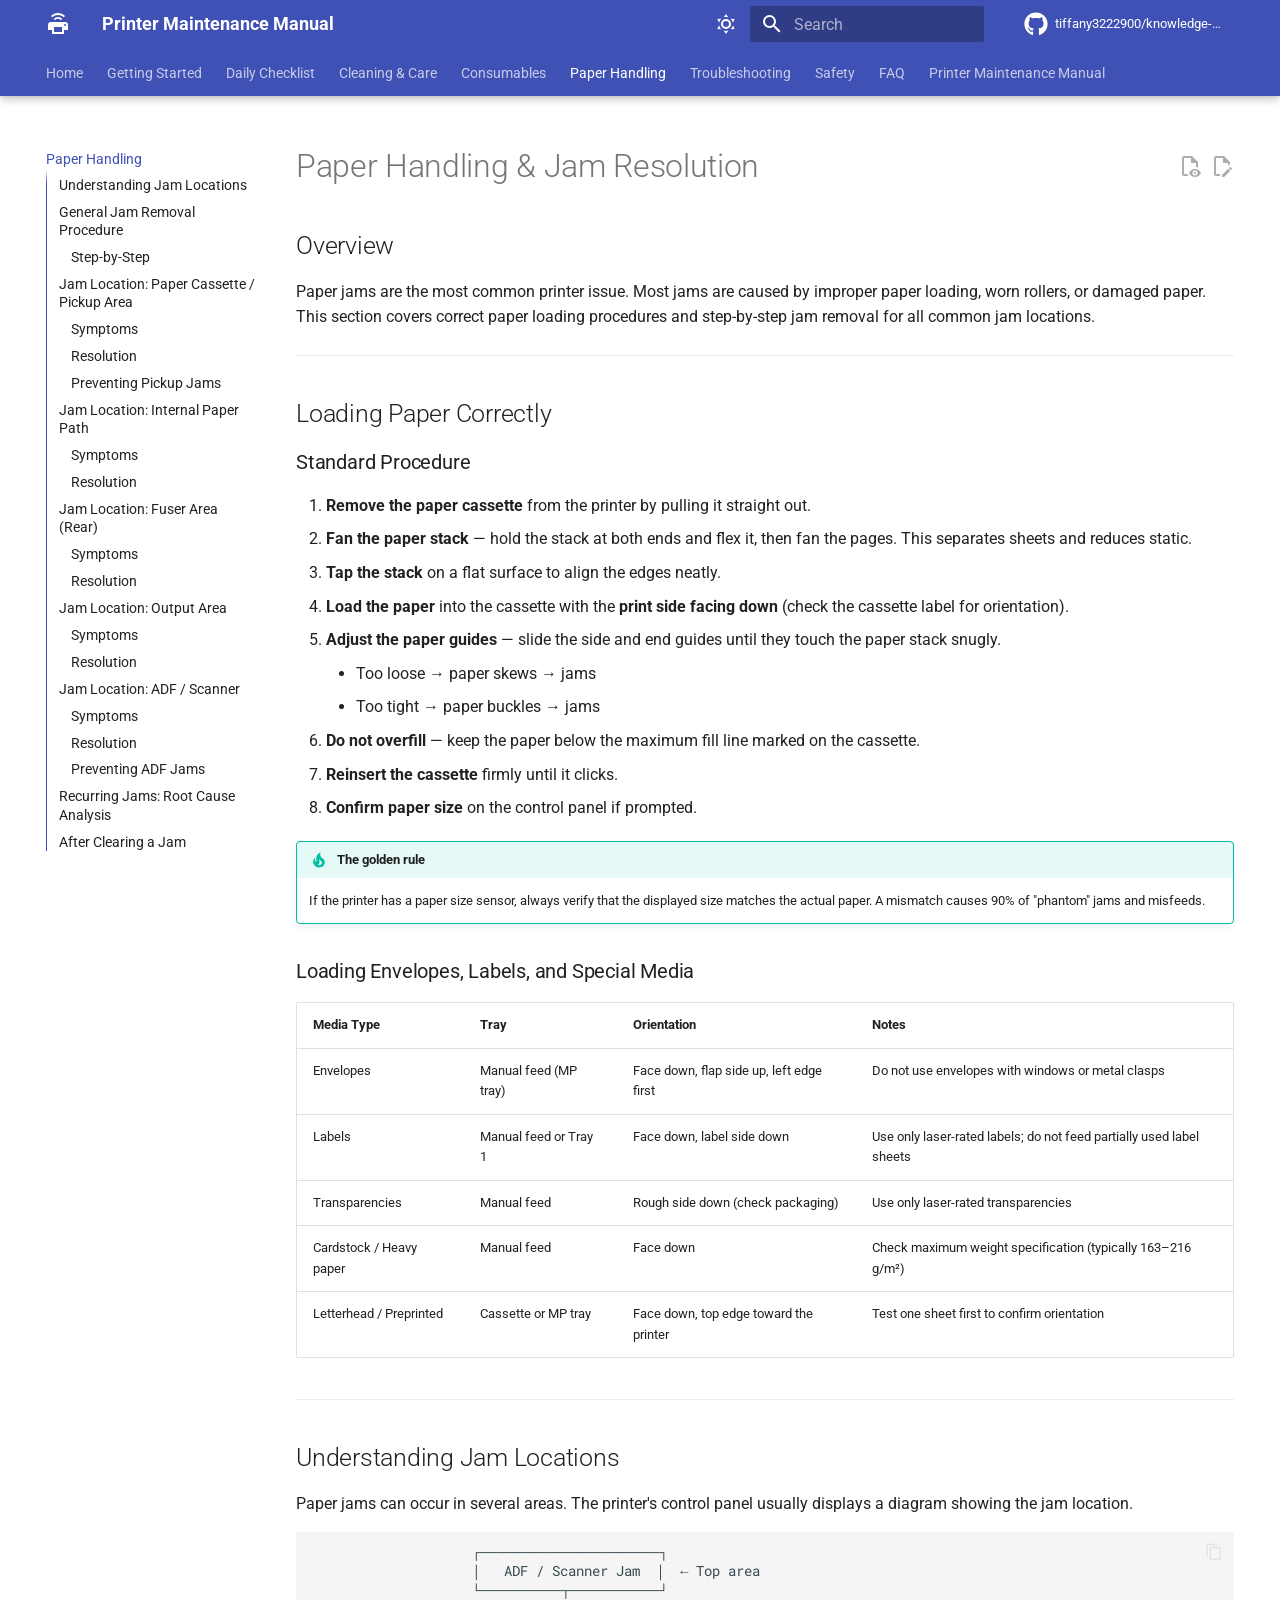
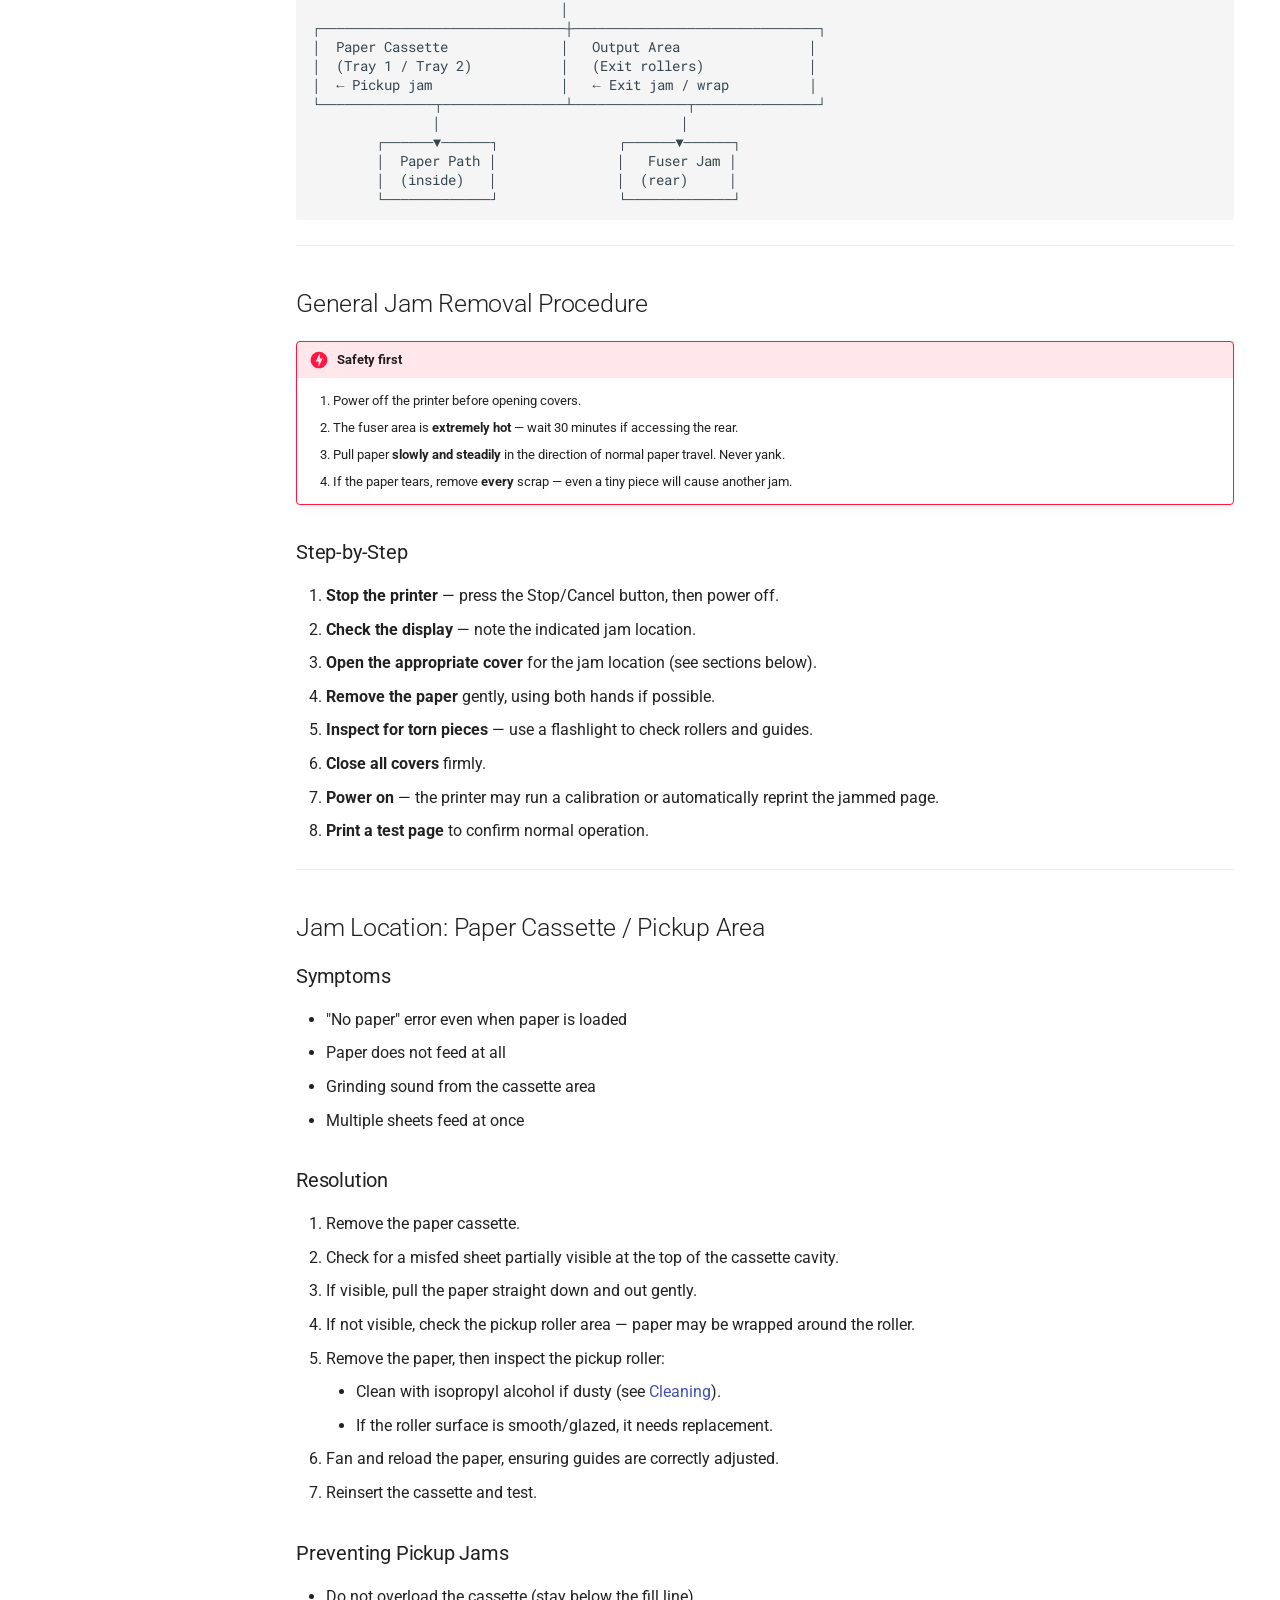
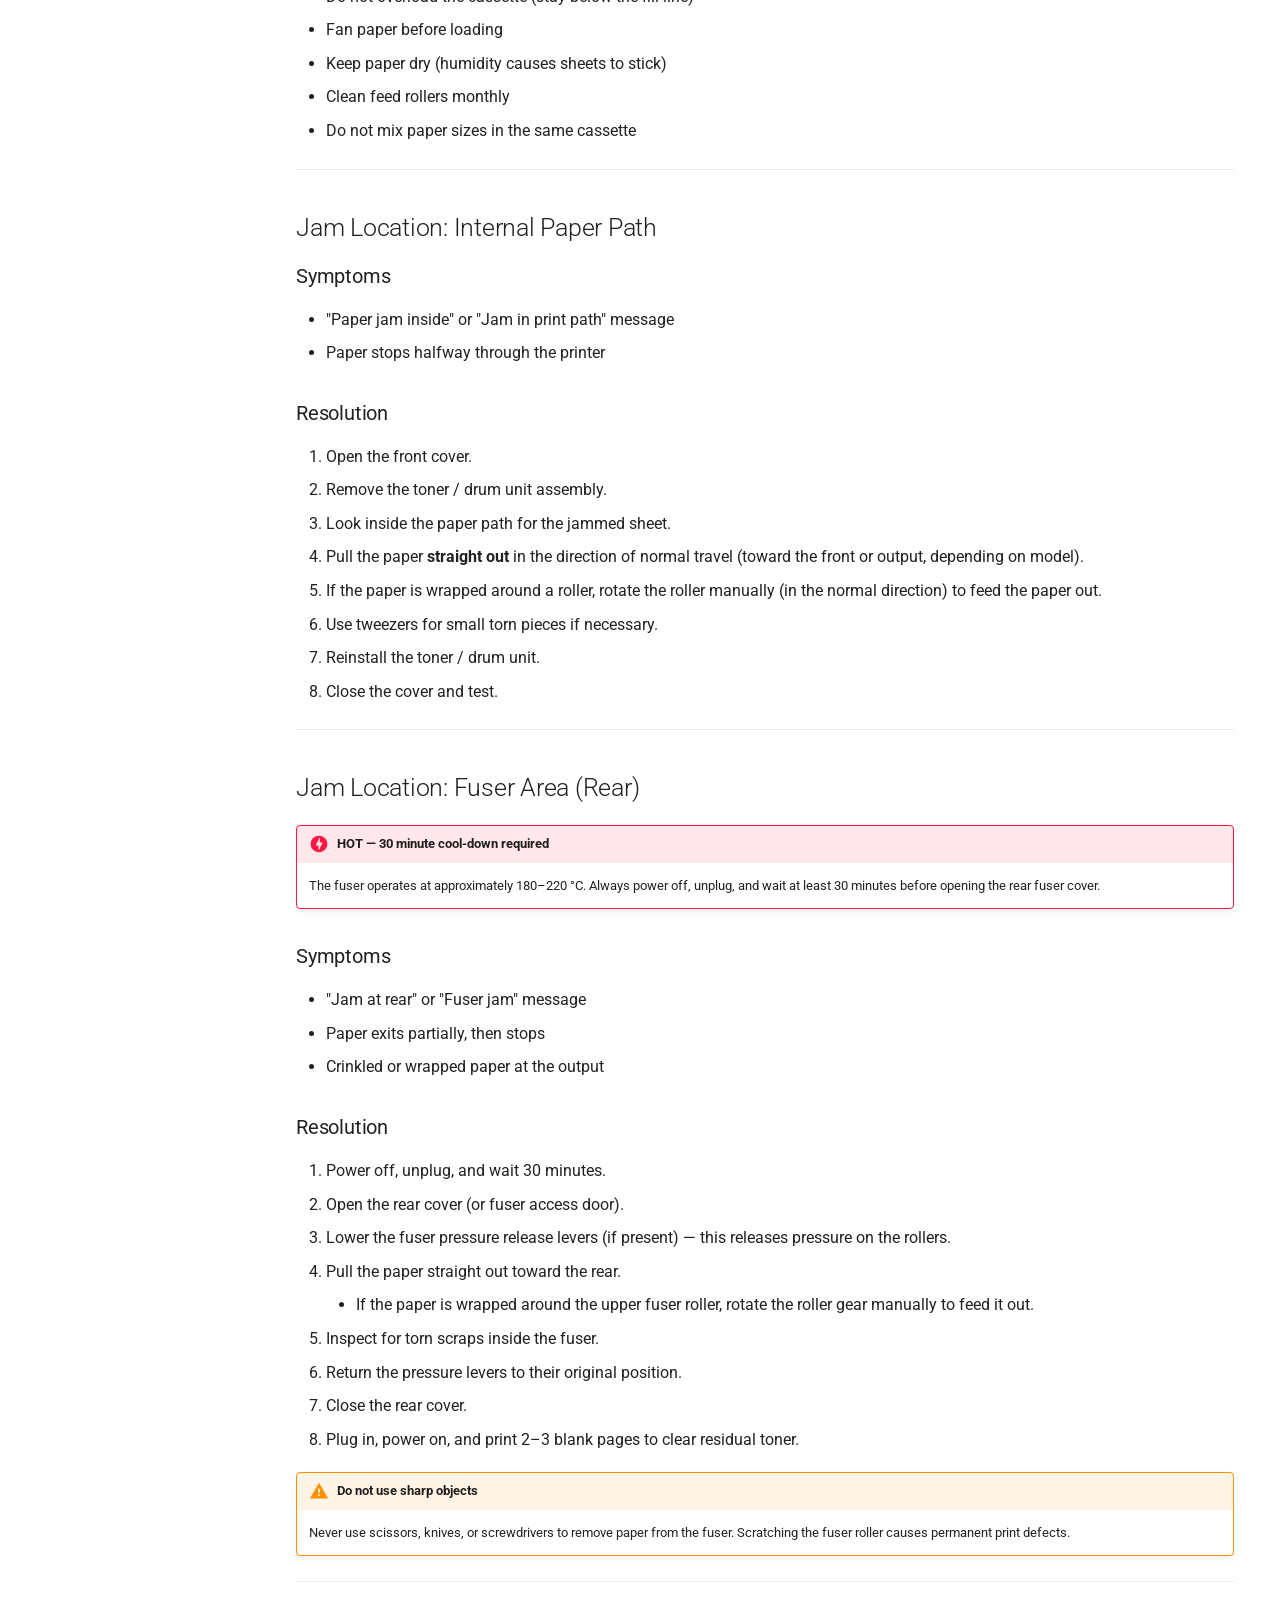
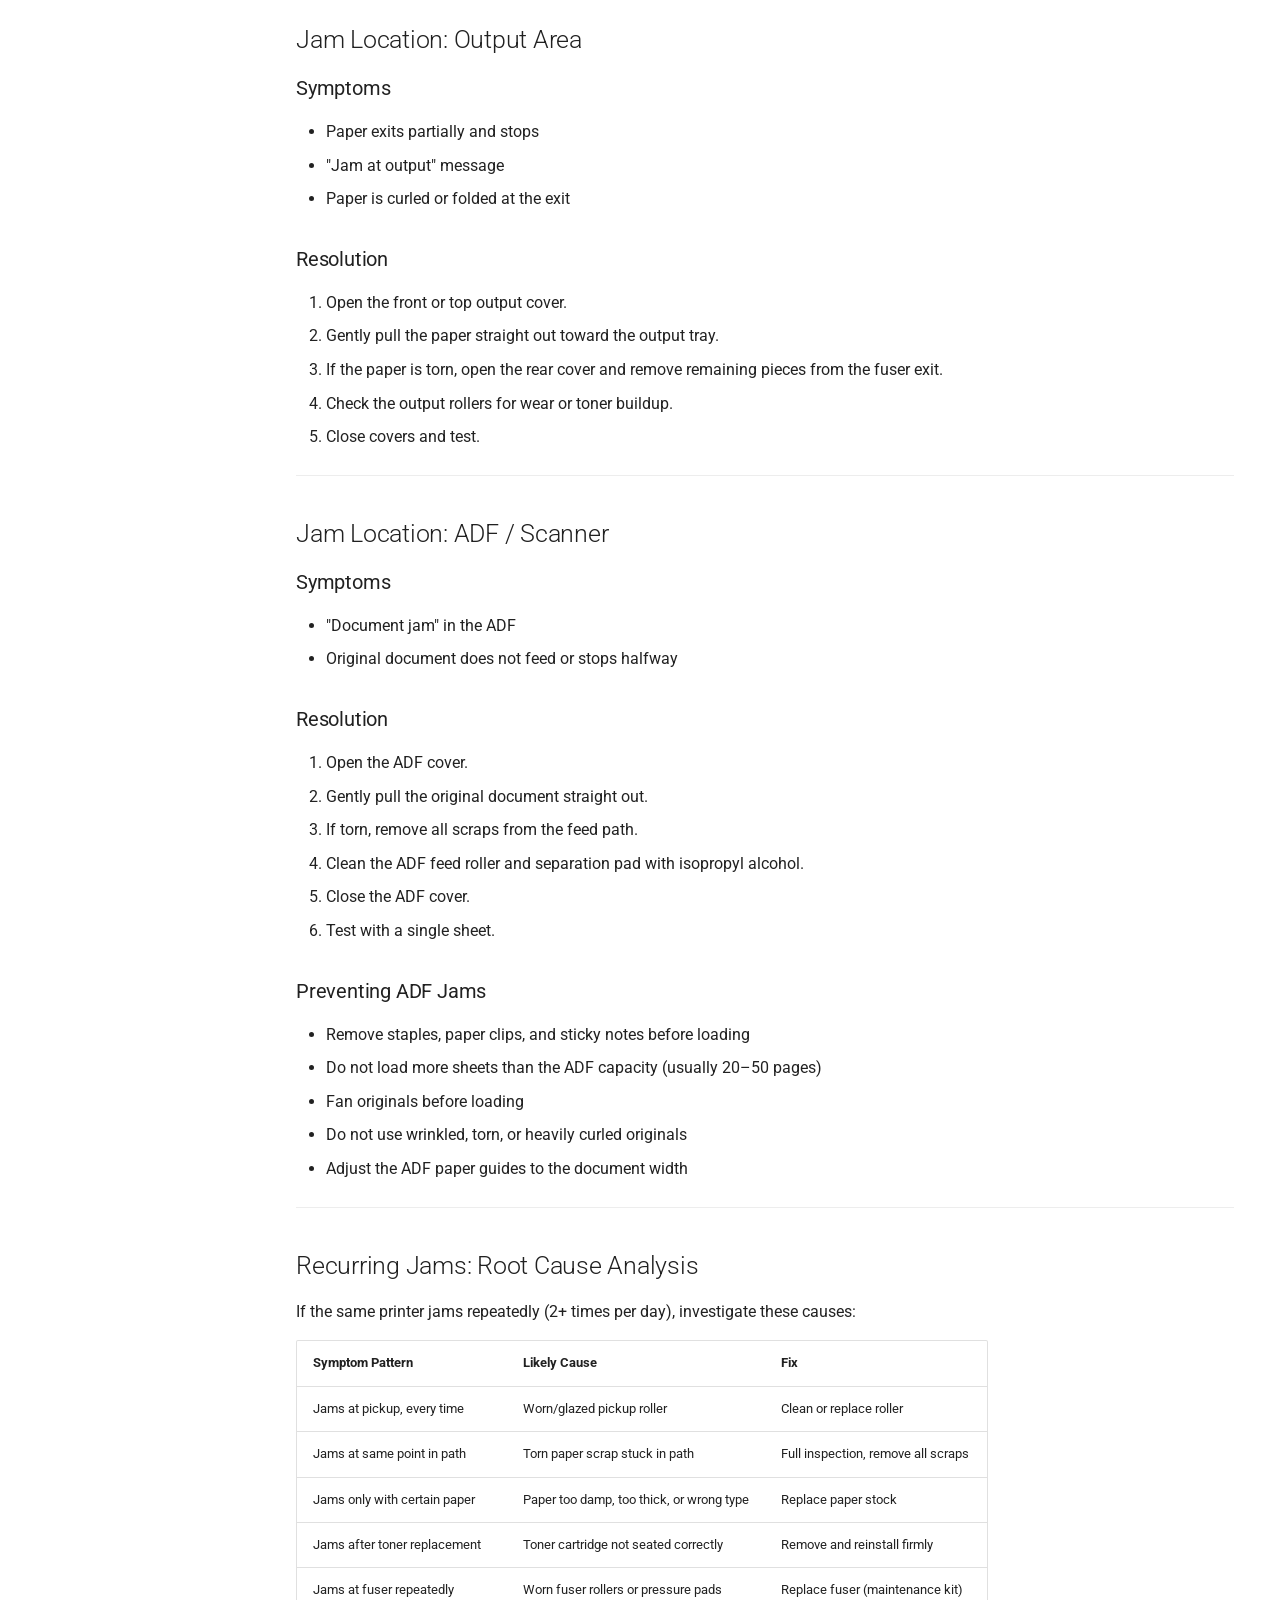
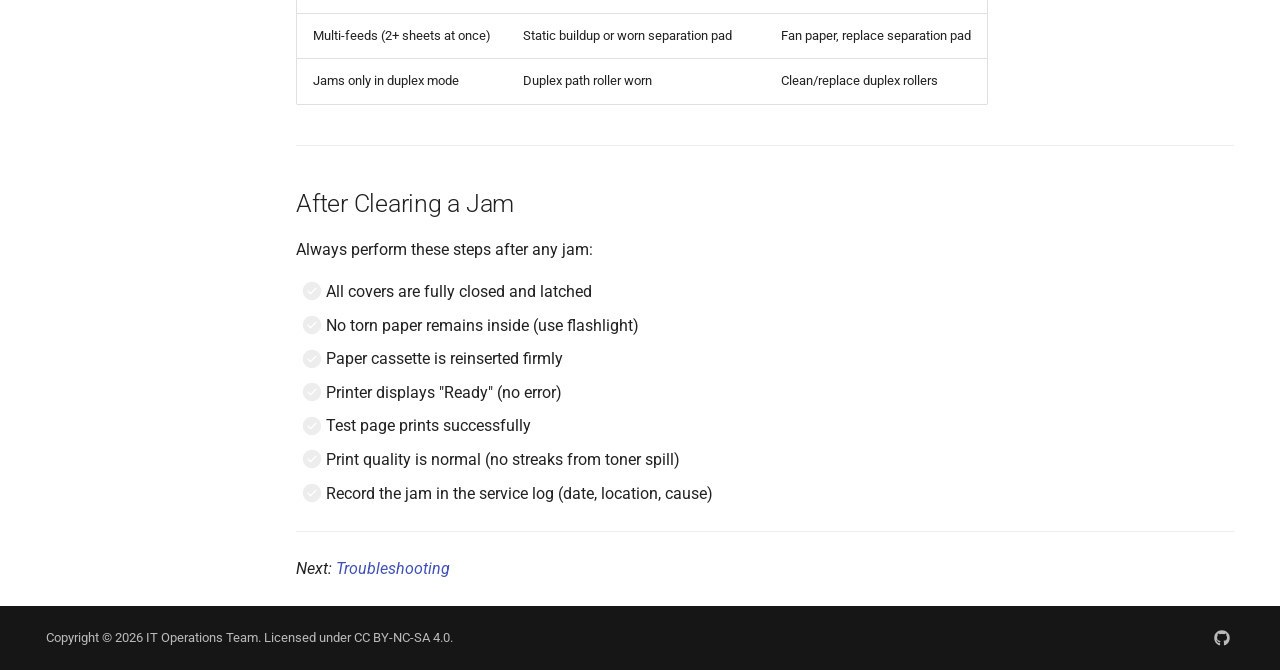
<file: paper-handling/index.html>
<!doctype html>
<html lang="en" class="no-js">
  <head>
    
      <meta charset="utf-8">
      <meta name="viewport" content="width=device-width,initial-scale=1">
      
        <meta name="description" content="Enterprise-grade daily maintenance and troubleshooting guide for office printers">
      
      
        <meta name="author" content="IT Operations Team">
      
      
        <link rel="canonical" href="https://tiffany3222900.github.io/knowledge-management-system/paper-handling/">
      
      
        <link rel="prev" href="../consumables/">
      
      
        <link rel="next" href="../troubleshooting/">
      
      
        
      
      
      <link rel="icon" href="../assets/images/favicon.png">
      <meta name="generator" content="mkdocs-1.6.1, mkdocs-material-9.7.7">
    
    
      
        <title>Paper Handling - Printer Maintenance Manual</title>
      
    
    
      <link rel="stylesheet" href="../assets/stylesheets/main.ec1eaa64.min.css">
      
        
        <link rel="stylesheet" href="../assets/stylesheets/palette.ab4e12ef.min.css">
      
      


    
    
      
    
    
      
        
        
        <link rel="preconnect" href="https://fonts.gstatic.com" crossorigin>
        <link rel="stylesheet" href="https://fonts.googleapis.com/css?family=Roboto:300,300i,400,400i,700,700i%7CRoboto+Mono:400,400i,700,700i&display=fallback">
        <style>:root{--md-text-font:"Roboto";--md-code-font:"Roboto Mono"}</style>
      
    
    
      <link rel="stylesheet" href="../css/print-site.css">
    
      <link rel="stylesheet" href="../css/print-site-material.css">
    
    <script>__md_scope=new URL("..",location),__md_hash=e=>[...e].reduce(((e,_)=>(e<<5)-e+_.charCodeAt(0)),0),__md_get=(e,_=localStorage,t=__md_scope)=>JSON.parse(_.getItem(t.pathname+"."+e)),__md_set=(e,_,t=localStorage,a=__md_scope)=>{try{t.setItem(a.pathname+"."+e,JSON.stringify(_))}catch(e){}}</script>
    
      

    
    
  </head>
  
  
    
    
      
    
    
    
    
    <body dir="ltr" data-md-color-scheme="default" data-md-color-primary="indigo" data-md-color-accent="indigo">
  
    
    <input class="md-toggle" data-md-toggle="drawer" type="checkbox" id="__drawer" autocomplete="off">
    <input class="md-toggle" data-md-toggle="search" type="checkbox" id="__search" autocomplete="off">
    <label class="md-overlay" for="__drawer"></label>
    <div data-md-component="skip">
      
        
        <a href="#paper-handling-jam-resolution" class="md-skip">
          Skip to content
        </a>
      
    </div>
    <div data-md-component="announce">
      
    </div>
    
    
      

  

<header class="md-header md-header--shadow md-header--lifted" data-md-component="header">
  <nav class="md-header__inner md-grid" aria-label="Header">
    <a href=".." title="Printer Maintenance Manual" class="md-header__button md-logo" aria-label="Printer Maintenance Manual" data-md-component="logo">
      
  
  <svg xmlns="http://www.w3.org/2000/svg" viewBox="0 0 24 24"><path d="m4.93 3.92 1.41 1.41c3.12-3.13 8.19-3.13 11.32 0l1.41-1.41C15.17 0 8.84 0 4.93 3.92m2.83 2.83 1.41 1.41a4.01 4.01 0 0 1 5.66 0l1.41-1.41a6 6 0 0 0-8.48 0M19 14a1 1 0 0 1-1-1 1 1 0 0 1 1-1 1 1 0 0 1 1 1 1 1 0 0 1-1 1m-3 6H8v-5h8zm3-10H5a3 3 0 0 0-3 3v5h4v4h12v-4h4v-5a3 3 0 0 0-3-3"/></svg>

    </a>
    <label class="md-header__button md-icon" for="__drawer">
      
      <svg xmlns="http://www.w3.org/2000/svg" viewBox="0 0 24 24"><path d="M3 6h18v2H3zm0 5h18v2H3zm0 5h18v2H3z"/></svg>
    </label>
    <div class="md-header__title" data-md-component="header-title">
      <div class="md-header__ellipsis">
        <div class="md-header__topic">
          <span class="md-ellipsis">
            Printer Maintenance Manual
          </span>
        </div>
        <div class="md-header__topic" data-md-component="header-topic">
          <span class="md-ellipsis">
            
              Paper Handling
            
          </span>
        </div>
      </div>
    </div>
    
      
        <form class="md-header__option" data-md-component="palette">
  
    
    
    
    <input class="md-option" data-md-color-media="" data-md-color-scheme="default" data-md-color-primary="indigo" data-md-color-accent="indigo"  aria-label="Switch to dark mode"  type="radio" name="__palette" id="__palette_0">
    
      <label class="md-header__button md-icon" title="Switch to dark mode" for="__palette_1" hidden>
        <svg xmlns="http://www.w3.org/2000/svg" viewBox="0 0 24 24"><path d="M12 7a5 5 0 0 1 5 5 5 5 0 0 1-5 5 5 5 0 0 1-5-5 5 5 0 0 1 5-5m0 2a3 3 0 0 0-3 3 3 3 0 0 0 3 3 3 3 0 0 0 3-3 3 3 0 0 0-3-3m0-7 2.39 3.42C13.65 5.15 12.84 5 12 5s-1.65.15-2.39.42zM3.34 7l4.16-.35A7.2 7.2 0 0 0 5.94 8.5c-.44.74-.69 1.5-.83 2.29zm.02 10 1.76-3.77a7.131 7.131 0 0 0 2.38 4.14zM20.65 7l-1.77 3.79a7.02 7.02 0 0 0-2.38-4.15zm-.01 10-4.14.36c.59-.51 1.12-1.14 1.54-1.86.42-.73.69-1.5.83-2.29zM12 22l-2.41-3.44c.74.27 1.55.44 2.41.44.82 0 1.63-.17 2.37-.44z"/></svg>
      </label>
    
  
    
    
    
    <input class="md-option" data-md-color-media="" data-md-color-scheme="slate" data-md-color-primary="indigo" data-md-color-accent="indigo"  aria-label="Switch to light mode"  type="radio" name="__palette" id="__palette_1">
    
      <label class="md-header__button md-icon" title="Switch to light mode" for="__palette_0" hidden>
        <svg xmlns="http://www.w3.org/2000/svg" viewBox="0 0 24 24"><path d="m17.75 4.09-2.53 1.94.91 3.06-2.63-1.81-2.63 1.81.91-3.06-2.53-1.94L12.44 4l1.06-3 1.06 3zm3.5 6.91-1.64 1.25.59 1.98-1.7-1.17-1.7 1.17.59-1.98L15.75 11l2.06-.05L18.5 9l.69 1.95zm-2.28 4.95c.83-.08 1.72 1.1 1.19 1.85-.32.45-.66.87-1.08 1.27C15.17 23 8.84 23 4.94 19.07c-3.91-3.9-3.91-10.24 0-14.14.4-.4.82-.76 1.27-1.08.75-.53 1.93.36 1.85 1.19-.27 2.86.69 5.83 2.89 8.02a9.96 9.96 0 0 0 8.02 2.89m-1.64 2.02a12.08 12.08 0 0 1-7.8-3.47c-2.17-2.19-3.33-5-3.49-7.82-2.81 3.14-2.7 7.96.31 10.98 3.02 3.01 7.84 3.12 10.98.31"/></svg>
      </label>
    
  
</form>
      
    
    
      <script>var palette=__md_get("__palette");if(palette&&palette.color){if("(prefers-color-scheme)"===palette.color.media){var media=matchMedia("(prefers-color-scheme: light)"),input=document.querySelector(media.matches?"[data-md-color-media='(prefers-color-scheme: light)']":"[data-md-color-media='(prefers-color-scheme: dark)']");palette.color.media=input.getAttribute("data-md-color-media"),palette.color.scheme=input.getAttribute("data-md-color-scheme"),palette.color.primary=input.getAttribute("data-md-color-primary"),palette.color.accent=input.getAttribute("data-md-color-accent")}for(var[key,value]of Object.entries(palette.color))document.body.setAttribute("data-md-color-"+key,value)}</script>
    
    
    
      
      
        <label class="md-header__button md-icon" for="__search">
          
          <svg xmlns="http://www.w3.org/2000/svg" viewBox="0 0 24 24"><path d="M9.5 3A6.5 6.5 0 0 1 16 9.5c0 1.61-.59 3.09-1.56 4.23l.27.27h.79l5 5-1.5 1.5-5-5v-.79l-.27-.27A6.52 6.52 0 0 1 9.5 16 6.5 6.5 0 0 1 3 9.5 6.5 6.5 0 0 1 9.5 3m0 2C7 5 5 7 5 9.5S7 14 9.5 14 14 12 14 9.5 12 5 9.5 5"/></svg>
        </label>
        <div class="md-search" data-md-component="search" role="dialog">
  <label class="md-search__overlay" for="__search"></label>
  <div class="md-search__inner" role="search">
    <form class="md-search__form" name="search">
      <input type="text" class="md-search__input" name="query" aria-label="Search" placeholder="Search" autocapitalize="off" autocorrect="off" autocomplete="off" spellcheck="false" data-md-component="search-query" required>
      <label class="md-search__icon md-icon" for="__search">
        
        <svg xmlns="http://www.w3.org/2000/svg" viewBox="0 0 24 24"><path d="M9.5 3A6.5 6.5 0 0 1 16 9.5c0 1.61-.59 3.09-1.56 4.23l.27.27h.79l5 5-1.5 1.5-5-5v-.79l-.27-.27A6.52 6.52 0 0 1 9.5 16 6.5 6.5 0 0 1 3 9.5 6.5 6.5 0 0 1 9.5 3m0 2C7 5 5 7 5 9.5S7 14 9.5 14 14 12 14 9.5 12 5 9.5 5"/></svg>
        
        <svg xmlns="http://www.w3.org/2000/svg" viewBox="0 0 24 24"><path d="M20 11v2H8l5.5 5.5-1.42 1.42L4.16 12l7.92-7.92L13.5 5.5 8 11z"/></svg>
      </label>
      <nav class="md-search__options" aria-label="Search">
        
          <a href="javascript:void(0)" class="md-search__icon md-icon" title="Share" aria-label="Share" data-clipboard data-clipboard-text="" data-md-component="search-share" tabindex="-1">
            
            <svg xmlns="http://www.w3.org/2000/svg" viewBox="0 0 24 24"><path d="M18 16.08c-.76 0-1.44.3-1.96.77L8.91 12.7c.05-.23.09-.46.09-.7s-.04-.47-.09-.7l7.05-4.11c.54.5 1.25.81 2.04.81a3 3 0 0 0 3-3 3 3 0 0 0-3-3 3 3 0 0 0-3 3c0 .24.04.47.09.7L8.04 9.81C7.5 9.31 6.79 9 6 9a3 3 0 0 0-3 3 3 3 0 0 0 3 3c.79 0 1.5-.31 2.04-.81l7.12 4.15c-.05.21-.08.43-.08.66 0 1.61 1.31 2.91 2.92 2.91s2.92-1.3 2.92-2.91A2.92 2.92 0 0 0 18 16.08"/></svg>
          </a>
        
        <button type="reset" class="md-search__icon md-icon" title="Clear" aria-label="Clear" tabindex="-1">
          
          <svg xmlns="http://www.w3.org/2000/svg" viewBox="0 0 24 24"><path d="M19 6.41 17.59 5 12 10.59 6.41 5 5 6.41 10.59 12 5 17.59 6.41 19 12 13.41 17.59 19 19 17.59 13.41 12z"/></svg>
        </button>
      </nav>
      
        <div class="md-search__suggest" data-md-component="search-suggest"></div>
      
    </form>
    <div class="md-search__output">
      <div class="md-search__scrollwrap" tabindex="0" data-md-scrollfix>
        <div class="md-search-result" data-md-component="search-result">
          <div class="md-search-result__meta">
            Initializing search
          </div>
          <ol class="md-search-result__list" role="presentation"></ol>
        </div>
      </div>
    </div>
  </div>
</div>
      
    
    
      <div class="md-header__source">
        <a href="https://github.com/tiffany3222900/knowledge-management-system" title="Go to repository" class="md-source" data-md-component="source">
  <div class="md-source__icon md-icon">
    
    <svg xmlns="http://www.w3.org/2000/svg" viewBox="0 0 512 512"><!--! Font Awesome Free 7.1.0 by @fontawesome - https://fontawesome.com License - https://fontawesome.com/license/free (Icons: CC BY 4.0, Fonts: SIL OFL 1.1, Code: MIT License) Copyright 2025 Fonticons, Inc.--><path d="M173.9 397.4c0 2-2.3 3.6-5.2 3.6-3.3.3-5.6-1.3-5.6-3.6 0-2 2.3-3.6 5.2-3.6 3-.3 5.6 1.3 5.6 3.6m-31.1-4.5c-.7 2 1.3 4.3 4.3 4.9 2.6 1 5.6 0 6.2-2s-1.3-4.3-4.3-5.2c-2.6-.7-5.5.3-6.2 2.3m44.2-1.7c-2.9.7-4.9 2.6-4.6 4.9.3 2 2.9 3.3 5.9 2.6 2.9-.7 4.9-2.6 4.6-4.6-.3-1.9-3-3.2-5.9-2.9M252.8 8C114.1 8 8 113.3 8 252c0 110.9 69.8 205.8 169.5 239.2 12.8 2.3 17.3-5.6 17.3-12.1 0-6.2-.3-40.4-.3-61.4 0 0-70 15-84.7-29.8 0 0-11.4-29.1-27.8-36.6 0 0-22.9-15.7 1.6-15.4 0 0 24.9 2 38.6 25.8 21.9 38.6 58.6 27.5 72.9 20.9 2.3-16 8.8-27.1 16-33.7-55.9-6.2-112.3-14.3-112.3-110.5 0-27.5 7.6-41.3 23.6-58.9-2.6-6.5-11.1-33.3 2.6-67.9 20.9-6.5 69 27 69 27 20-5.6 41.5-8.5 62.8-8.5s42.8 2.9 62.8 8.5c0 0 48.1-33.6 69-27 13.7 34.7 5.2 61.4 2.6 67.9 16 17.7 25.8 31.5 25.8 58.9 0 96.5-58.9 104.2-114.8 110.5 9.2 7.9 17 22.9 17 46.4 0 33.7-.3 75.4-.3 83.6 0 6.5 4.6 14.4 17.3 12.1C436.2 457.8 504 362.9 504 252 504 113.3 391.5 8 252.8 8M105.2 352.9c-1.3 1-1 3.3.7 5.2 1.6 1.6 3.9 2.3 5.2 1 1.3-1 1-3.3-.7-5.2-1.6-1.6-3.9-2.3-5.2-1m-10.8-8.1c-.7 1.3.3 2.9 2.3 3.9 1.6 1 3.6.7 4.3-.7.7-1.3-.3-2.9-2.3-3.9-2-.6-3.6-.3-4.3.7m32.4 35.6c-1.6 1.3-1 4.3 1.3 6.2 2.3 2.3 5.2 2.6 6.5 1 1.3-1.3.7-4.3-1.3-6.2-2.2-2.3-5.2-2.6-6.5-1m-11.4-14.7c-1.6 1-1.6 3.6 0 5.9s4.3 3.3 5.6 2.3c1.6-1.3 1.6-3.9 0-6.2-1.4-2.3-4-3.3-5.6-2"/></svg>
  </div>
  <div class="md-source__repository">
    tiffany3222900/knowledge-management-system
  </div>
</a>
      </div>
    
  </nav>
  
    
      
<nav class="md-tabs" aria-label="Tabs" data-md-component="tabs">
  <div class="md-grid">
    <ul class="md-tabs__list">
      
        
  
  
  
  
    <li class="md-tabs__item">
      <a href=".." class="md-tabs__link">
        
  
  
    
  
  Home

      </a>
    </li>
  

      
        
  
  
  
  
    <li class="md-tabs__item">
      <a href="../getting-started/" class="md-tabs__link">
        
  
  
    
  
  Getting Started

      </a>
    </li>
  

      
        
  
  
  
  
    <li class="md-tabs__item">
      <a href="../daily-checklist/" class="md-tabs__link">
        
  
  
    
  
  Daily Checklist

      </a>
    </li>
  

      
        
  
  
  
  
    <li class="md-tabs__item">
      <a href="../cleaning/" class="md-tabs__link">
        
  
  
    
  
  Cleaning & Care

      </a>
    </li>
  

      
        
  
  
  
  
    <li class="md-tabs__item">
      <a href="../consumables/" class="md-tabs__link">
        
  
  
    
  
  Consumables

      </a>
    </li>
  

      
        
  
  
  
    
  
  
    <li class="md-tabs__item md-tabs__item--active">
      <a href="./" class="md-tabs__link">
        
  
  
    
  
  Paper Handling

      </a>
    </li>
  

      
        
  
  
  
  
    <li class="md-tabs__item">
      <a href="../troubleshooting/" class="md-tabs__link">
        
  
  
    
  
  Troubleshooting

      </a>
    </li>
  

      
        
  
  
  
  
    <li class="md-tabs__item">
      <a href="../safety/" class="md-tabs__link">
        
  
  
    
  
  Safety

      </a>
    </li>
  

      
        
  
  
  
  
    <li class="md-tabs__item">
      <a href="../faq/" class="md-tabs__link">
        
  
  
    
  
  FAQ

      </a>
    </li>
  

      
        
  
  
  
  
    <li class="md-tabs__item">
      <a href="../print_page/" class="md-tabs__link">
        
  
  
    
  
  Printer Maintenance Manual

      </a>
    </li>
  

      
    </ul>
  </div>
</nav>
    
  
</header>
    
    <div class="md-container" data-md-component="container">
      
      
        
      
      <main class="md-main" data-md-component="main">
        <div class="md-main__inner md-grid">
          
            
              
              <div class="md-sidebar md-sidebar--primary" data-md-component="sidebar" data-md-type="navigation" >
                <div class="md-sidebar__scrollwrap">
                  <div class="md-sidebar__inner">
                    


  


  

<nav class="md-nav md-nav--primary md-nav--lifted md-nav--integrated" aria-label="Navigation" data-md-level="0">
  <label class="md-nav__title" for="__drawer">
    <a href=".." title="Printer Maintenance Manual" class="md-nav__button md-logo" aria-label="Printer Maintenance Manual" data-md-component="logo">
      
  
  <svg xmlns="http://www.w3.org/2000/svg" viewBox="0 0 24 24"><path d="m4.93 3.92 1.41 1.41c3.12-3.13 8.19-3.13 11.32 0l1.41-1.41C15.17 0 8.84 0 4.93 3.92m2.83 2.83 1.41 1.41a4.01 4.01 0 0 1 5.66 0l1.41-1.41a6 6 0 0 0-8.48 0M19 14a1 1 0 0 1-1-1 1 1 0 0 1 1-1 1 1 0 0 1 1 1 1 1 0 0 1-1 1m-3 6H8v-5h8zm3-10H5a3 3 0 0 0-3 3v5h4v4h12v-4h4v-5a3 3 0 0 0-3-3"/></svg>

    </a>
    Printer Maintenance Manual
  </label>
  
    <div class="md-nav__source">
      <a href="https://github.com/tiffany3222900/knowledge-management-system" title="Go to repository" class="md-source" data-md-component="source">
  <div class="md-source__icon md-icon">
    
    <svg xmlns="http://www.w3.org/2000/svg" viewBox="0 0 512 512"><!--! Font Awesome Free 7.1.0 by @fontawesome - https://fontawesome.com License - https://fontawesome.com/license/free (Icons: CC BY 4.0, Fonts: SIL OFL 1.1, Code: MIT License) Copyright 2025 Fonticons, Inc.--><path d="M173.9 397.4c0 2-2.3 3.6-5.2 3.6-3.3.3-5.6-1.3-5.6-3.6 0-2 2.3-3.6 5.2-3.6 3-.3 5.6 1.3 5.6 3.6m-31.1-4.5c-.7 2 1.3 4.3 4.3 4.9 2.6 1 5.6 0 6.2-2s-1.3-4.3-4.3-5.2c-2.6-.7-5.5.3-6.2 2.3m44.2-1.7c-2.9.7-4.9 2.6-4.6 4.9.3 2 2.9 3.3 5.9 2.6 2.9-.7 4.9-2.6 4.6-4.6-.3-1.9-3-3.2-5.9-2.9M252.8 8C114.1 8 8 113.3 8 252c0 110.9 69.8 205.8 169.5 239.2 12.8 2.3 17.3-5.6 17.3-12.1 0-6.2-.3-40.4-.3-61.4 0 0-70 15-84.7-29.8 0 0-11.4-29.1-27.8-36.6 0 0-22.9-15.7 1.6-15.4 0 0 24.9 2 38.6 25.8 21.9 38.6 58.6 27.5 72.9 20.9 2.3-16 8.8-27.1 16-33.7-55.9-6.2-112.3-14.3-112.3-110.5 0-27.5 7.6-41.3 23.6-58.9-2.6-6.5-11.1-33.3 2.6-67.9 20.9-6.5 69 27 69 27 20-5.6 41.5-8.5 62.8-8.5s42.8 2.9 62.8 8.5c0 0 48.1-33.6 69-27 13.7 34.7 5.2 61.4 2.6 67.9 16 17.7 25.8 31.5 25.8 58.9 0 96.5-58.9 104.2-114.8 110.5 9.2 7.9 17 22.9 17 46.4 0 33.7-.3 75.4-.3 83.6 0 6.5 4.6 14.4 17.3 12.1C436.2 457.8 504 362.9 504 252 504 113.3 391.5 8 252.8 8M105.2 352.9c-1.3 1-1 3.3.7 5.2 1.6 1.6 3.9 2.3 5.2 1 1.3-1 1-3.3-.7-5.2-1.6-1.6-3.9-2.3-5.2-1m-10.8-8.1c-.7 1.3.3 2.9 2.3 3.9 1.6 1 3.6.7 4.3-.7.7-1.3-.3-2.9-2.3-3.9-2-.6-3.6-.3-4.3.7m32.4 35.6c-1.6 1.3-1 4.3 1.3 6.2 2.3 2.3 5.2 2.6 6.5 1 1.3-1.3.7-4.3-1.3-6.2-2.2-2.3-5.2-2.6-6.5-1m-11.4-14.7c-1.6 1-1.6 3.6 0 5.9s4.3 3.3 5.6 2.3c1.6-1.3 1.6-3.9 0-6.2-1.4-2.3-4-3.3-5.6-2"/></svg>
  </div>
  <div class="md-source__repository">
    tiffany3222900/knowledge-management-system
  </div>
</a>
    </div>
  
  <ul class="md-nav__list" data-md-scrollfix>
    
      
      
  
  
  
  
    <li class="md-nav__item">
      <a href=".." class="md-nav__link">
        
  
  
  <span class="md-ellipsis">
    
  
    Home
  

    
  </span>
  
  

      </a>
    </li>
  

    
      
      
  
  
  
  
    <li class="md-nav__item">
      <a href="../getting-started/" class="md-nav__link">
        
  
  
  <span class="md-ellipsis">
    
  
    Getting Started
  

    
  </span>
  
  

      </a>
    </li>
  

    
      
      
  
  
  
  
    <li class="md-nav__item">
      <a href="../daily-checklist/" class="md-nav__link">
        
  
  
  <span class="md-ellipsis">
    
  
    Daily Checklist
  

    
  </span>
  
  

      </a>
    </li>
  

    
      
      
  
  
  
  
    <li class="md-nav__item">
      <a href="../cleaning/" class="md-nav__link">
        
  
  
  <span class="md-ellipsis">
    
  
    Cleaning & Care
  

    
  </span>
  
  

      </a>
    </li>
  

    
      
      
  
  
  
  
    <li class="md-nav__item">
      <a href="../consumables/" class="md-nav__link">
        
  
  
  <span class="md-ellipsis">
    
  
    Consumables
  

    
  </span>
  
  

      </a>
    </li>
  

    
      
      
  
  
    
  
  
  
    <li class="md-nav__item md-nav__item--active">
      
      <input class="md-nav__toggle md-toggle" type="checkbox" id="__toc">
      
      
        
      
      
        <label class="md-nav__link md-nav__link--active" for="__toc">
          
  
  
  <span class="md-ellipsis">
    
  
    Paper Handling
  

    
  </span>
  
  

          <span class="md-nav__icon md-icon"></span>
        </label>
      
      <a href="./" class="md-nav__link md-nav__link--active">
        
  
  
  <span class="md-ellipsis">
    
  
    Paper Handling
  

    
  </span>
  
  

      </a>
      
        

<nav class="md-nav md-nav--secondary" aria-label="Table of contents">
  
  
  
    
  
  
    <label class="md-nav__title" for="__toc">
      <span class="md-nav__icon md-icon"></span>
      Table of contents
    </label>
    <ul class="md-nav__list" data-md-component="toc" data-md-scrollfix>
      
        <li class="md-nav__item">
  <a href="#overview" class="md-nav__link">
    <span class="md-ellipsis">
      
        Overview
      
    </span>
  </a>
  
</li>
      
        <li class="md-nav__item">
  <a href="#loading-paper-correctly" class="md-nav__link">
    <span class="md-ellipsis">
      
        Loading Paper Correctly
      
    </span>
  </a>
  
    <nav class="md-nav" aria-label="Loading Paper Correctly">
      <ul class="md-nav__list">
        
          <li class="md-nav__item">
  <a href="#standard-procedure" class="md-nav__link">
    <span class="md-ellipsis">
      
        Standard Procedure
      
    </span>
  </a>
  
</li>
        
          <li class="md-nav__item">
  <a href="#loading-envelopes-labels-and-special-media" class="md-nav__link">
    <span class="md-ellipsis">
      
        Loading Envelopes, Labels, and Special Media
      
    </span>
  </a>
  
</li>
        
      </ul>
    </nav>
  
</li>
      
        <li class="md-nav__item">
  <a href="#understanding-jam-locations" class="md-nav__link">
    <span class="md-ellipsis">
      
        Understanding Jam Locations
      
    </span>
  </a>
  
</li>
      
        <li class="md-nav__item">
  <a href="#general-jam-removal-procedure" class="md-nav__link">
    <span class="md-ellipsis">
      
        General Jam Removal Procedure
      
    </span>
  </a>
  
    <nav class="md-nav" aria-label="General Jam Removal Procedure">
      <ul class="md-nav__list">
        
          <li class="md-nav__item">
  <a href="#step-by-step" class="md-nav__link">
    <span class="md-ellipsis">
      
        Step-by-Step
      
    </span>
  </a>
  
</li>
        
      </ul>
    </nav>
  
</li>
      
        <li class="md-nav__item">
  <a href="#jam-location-paper-cassette-pickup-area" class="md-nav__link">
    <span class="md-ellipsis">
      
        Jam Location: Paper Cassette / Pickup Area
      
    </span>
  </a>
  
    <nav class="md-nav" aria-label="Jam Location: Paper Cassette / Pickup Area">
      <ul class="md-nav__list">
        
          <li class="md-nav__item">
  <a href="#symptoms" class="md-nav__link">
    <span class="md-ellipsis">
      
        Symptoms
      
    </span>
  </a>
  
</li>
        
          <li class="md-nav__item">
  <a href="#resolution" class="md-nav__link">
    <span class="md-ellipsis">
      
        Resolution
      
    </span>
  </a>
  
</li>
        
          <li class="md-nav__item">
  <a href="#preventing-pickup-jams" class="md-nav__link">
    <span class="md-ellipsis">
      
        Preventing Pickup Jams
      
    </span>
  </a>
  
</li>
        
      </ul>
    </nav>
  
</li>
      
        <li class="md-nav__item">
  <a href="#jam-location-internal-paper-path" class="md-nav__link">
    <span class="md-ellipsis">
      
        Jam Location: Internal Paper Path
      
    </span>
  </a>
  
    <nav class="md-nav" aria-label="Jam Location: Internal Paper Path">
      <ul class="md-nav__list">
        
          <li class="md-nav__item">
  <a href="#symptoms_1" class="md-nav__link">
    <span class="md-ellipsis">
      
        Symptoms
      
    </span>
  </a>
  
</li>
        
          <li class="md-nav__item">
  <a href="#resolution_1" class="md-nav__link">
    <span class="md-ellipsis">
      
        Resolution
      
    </span>
  </a>
  
</li>
        
      </ul>
    </nav>
  
</li>
      
        <li class="md-nav__item">
  <a href="#jam-location-fuser-area-rear" class="md-nav__link">
    <span class="md-ellipsis">
      
        Jam Location: Fuser Area (Rear)
      
    </span>
  </a>
  
    <nav class="md-nav" aria-label="Jam Location: Fuser Area (Rear)">
      <ul class="md-nav__list">
        
          <li class="md-nav__item">
  <a href="#symptoms_2" class="md-nav__link">
    <span class="md-ellipsis">
      
        Symptoms
      
    </span>
  </a>
  
</li>
        
          <li class="md-nav__item">
  <a href="#resolution_2" class="md-nav__link">
    <span class="md-ellipsis">
      
        Resolution
      
    </span>
  </a>
  
</li>
        
      </ul>
    </nav>
  
</li>
      
        <li class="md-nav__item">
  <a href="#jam-location-output-area" class="md-nav__link">
    <span class="md-ellipsis">
      
        Jam Location: Output Area
      
    </span>
  </a>
  
    <nav class="md-nav" aria-label="Jam Location: Output Area">
      <ul class="md-nav__list">
        
          <li class="md-nav__item">
  <a href="#symptoms_3" class="md-nav__link">
    <span class="md-ellipsis">
      
        Symptoms
      
    </span>
  </a>
  
</li>
        
          <li class="md-nav__item">
  <a href="#resolution_3" class="md-nav__link">
    <span class="md-ellipsis">
      
        Resolution
      
    </span>
  </a>
  
</li>
        
      </ul>
    </nav>
  
</li>
      
        <li class="md-nav__item">
  <a href="#jam-location-adf-scanner" class="md-nav__link">
    <span class="md-ellipsis">
      
        Jam Location: ADF / Scanner
      
    </span>
  </a>
  
    <nav class="md-nav" aria-label="Jam Location: ADF / Scanner">
      <ul class="md-nav__list">
        
          <li class="md-nav__item">
  <a href="#symptoms_4" class="md-nav__link">
    <span class="md-ellipsis">
      
        Symptoms
      
    </span>
  </a>
  
</li>
        
          <li class="md-nav__item">
  <a href="#resolution_4" class="md-nav__link">
    <span class="md-ellipsis">
      
        Resolution
      
    </span>
  </a>
  
</li>
        
          <li class="md-nav__item">
  <a href="#preventing-adf-jams" class="md-nav__link">
    <span class="md-ellipsis">
      
        Preventing ADF Jams
      
    </span>
  </a>
  
</li>
        
      </ul>
    </nav>
  
</li>
      
        <li class="md-nav__item">
  <a href="#recurring-jams-root-cause-analysis" class="md-nav__link">
    <span class="md-ellipsis">
      
        Recurring Jams: Root Cause Analysis
      
    </span>
  </a>
  
</li>
      
        <li class="md-nav__item">
  <a href="#after-clearing-a-jam" class="md-nav__link">
    <span class="md-ellipsis">
      
        After Clearing a Jam
      
    </span>
  </a>
  
</li>
      
    </ul>
  
</nav>
      
    </li>
  

    
      
      
  
  
  
  
    <li class="md-nav__item">
      <a href="../troubleshooting/" class="md-nav__link">
        
  
  
  <span class="md-ellipsis">
    
  
    Troubleshooting
  

    
  </span>
  
  

      </a>
    </li>
  

    
      
      
  
  
  
  
    <li class="md-nav__item">
      <a href="../safety/" class="md-nav__link">
        
  
  
  <span class="md-ellipsis">
    
  
    Safety
  

    
  </span>
  
  

      </a>
    </li>
  

    
      
      
  
  
  
  
    <li class="md-nav__item">
      <a href="../faq/" class="md-nav__link">
        
  
  
  <span class="md-ellipsis">
    
  
    FAQ
  

    
  </span>
  
  

      </a>
    </li>
  

    
      
      
  
  
  
  
    <li class="md-nav__item">
      <a href="../print_page/" class="md-nav__link">
        
  
  
  <span class="md-ellipsis">
    
  
    Printer Maintenance Manual
  

    
  </span>
  
  

      </a>
    </li>
  

    
  </ul>
</nav>
                  </div>
                </div>
              </div>
            
            
          
          
            <div class="md-content" data-md-component="content">
              
                



  


              
              <article class="md-content__inner md-typeset">
                
                  


  
    <a href="https://github.com/tiffany3222900/knowledge-management-system/edit/master/docs/paper-handling.md" title="Edit this page" class="md-content__button md-icon" rel="edit">
      
      <svg xmlns="http://www.w3.org/2000/svg" viewBox="0 0 24 24"><path d="M10 20H6V4h7v5h5v3.1l2-2V8l-6-6H6c-1.1 0-2 .9-2 2v16c0 1.1.9 2 2 2h4zm10.2-7c.1 0 .3.1.4.2l1.3 1.3c.2.2.2.6 0 .8l-1 1-2.1-2.1 1-1c.1-.1.2-.2.4-.2m0 3.9L14.1 23H12v-2.1l6.1-6.1z"/></svg>
    </a>
  
  
    
      
    
    <a href="https://github.com/tiffany3222900/knowledge-management-system/raw/master/docs/paper-handling.md" title="View source of this page" class="md-content__button md-icon">
      
      <svg xmlns="http://www.w3.org/2000/svg" viewBox="0 0 24 24"><path d="M17 18c.56 0 1 .44 1 1s-.44 1-1 1-1-.44-1-1 .44-1 1-1m0-3c-2.73 0-5.06 1.66-6 4 .94 2.34 3.27 4 6 4s5.06-1.66 6-4c-.94-2.34-3.27-4-6-4m0 6.5a2.5 2.5 0 0 1-2.5-2.5 2.5 2.5 0 0 1 2.5-2.5 2.5 2.5 0 0 1 2.5 2.5 2.5 2.5 0 0 1-2.5 2.5M9.27 20H6V4h7v5h5v4.07c.7.08 1.36.25 2 .49V8l-6-6H6a2 2 0 0 0-2 2v16a2 2 0 0 0 2 2h4.5a8.2 8.2 0 0 1-1.23-2"/></svg>
    </a>
  


<h1 id="paper-handling-jam-resolution">Paper Handling &amp; Jam Resolution<a class="headerlink" href="#paper-handling-jam-resolution" title="Permanent link">&para;</a></h1>
<h2 id="overview">Overview<a class="headerlink" href="#overview" title="Permanent link">&para;</a></h2>
<p>Paper jams are the most common printer issue. Most jams are caused by improper paper loading, worn rollers, or damaged paper. This section covers correct paper loading procedures and step-by-step jam removal for all common jam locations.</p>
<hr />
<h2 id="loading-paper-correctly">Loading Paper Correctly<a class="headerlink" href="#loading-paper-correctly" title="Permanent link">&para;</a></h2>
<h3 id="standard-procedure">Standard Procedure<a class="headerlink" href="#standard-procedure" title="Permanent link">&para;</a></h3>
<ol>
<li><strong>Remove the paper cassette</strong> from the printer by pulling it straight out.</li>
<li><strong>Fan the paper stack</strong> — hold the stack at both ends and flex it, then fan the pages. This separates sheets and reduces static.</li>
<li><strong>Tap the stack</strong> on a flat surface to align the edges neatly.</li>
<li><strong>Load the paper</strong> into the cassette with the <strong>print side facing down</strong> (check the cassette label for orientation).</li>
<li><strong>Adjust the paper guides</strong> — slide the side and end guides until they touch the paper stack snugly.<ul>
<li>Too loose → paper skews → jams</li>
<li>Too tight → paper buckles → jams</li>
</ul>
</li>
<li><strong>Do not overfill</strong> — keep the paper below the maximum fill line marked on the cassette.</li>
<li><strong>Reinsert the cassette</strong> firmly until it clicks.</li>
<li><strong>Confirm paper size</strong> on the control panel if prompted.</li>
</ol>
<div class="admonition tip">
<p class="admonition-title">The golden rule</p>
<p>If the printer has a paper size sensor, always verify that the displayed size matches the actual paper. A mismatch causes 90% of "phantom" jams and misfeeds.</p>
</div>
<h3 id="loading-envelopes-labels-and-special-media">Loading Envelopes, Labels, and Special Media<a class="headerlink" href="#loading-envelopes-labels-and-special-media" title="Permanent link">&para;</a></h3>
<table>
<thead>
<tr>
<th>Media Type</th>
<th>Tray</th>
<th>Orientation</th>
<th>Notes</th>
</tr>
</thead>
<tbody>
<tr>
<td>Envelopes</td>
<td>Manual feed (MP tray)</td>
<td>Face down, flap side up, left edge first</td>
<td>Do not use envelopes with windows or metal clasps</td>
</tr>
<tr>
<td>Labels</td>
<td>Manual feed or Tray 1</td>
<td>Face down, label side down</td>
<td>Use only laser-rated labels; do not feed partially used label sheets</td>
</tr>
<tr>
<td>Transparencies</td>
<td>Manual feed</td>
<td>Rough side down (check packaging)</td>
<td>Use only laser-rated transparencies</td>
</tr>
<tr>
<td>Cardstock / Heavy paper</td>
<td>Manual feed</td>
<td>Face down</td>
<td>Check maximum weight specification (typically 163–216 g/m²)</td>
</tr>
<tr>
<td>Letterhead / Preprinted</td>
<td>Cassette or MP tray</td>
<td>Face down, top edge toward the printer</td>
<td>Test one sheet first to confirm orientation</td>
</tr>
</tbody>
</table>
<hr />
<h2 id="understanding-jam-locations">Understanding Jam Locations<a class="headerlink" href="#understanding-jam-locations" title="Permanent link">&para;</a></h2>
<p>Paper jams can occur in several areas. The printer's control panel usually displays a diagram showing the jam location.</p>
<div class="highlight"><pre><span></span><code><a id="__codelineno-0-1" name="__codelineno-0-1" href="#__codelineno-0-1"></a>                    ┌──────────────────────┐
<a id="__codelineno-0-2" name="__codelineno-0-2" href="#__codelineno-0-2"></a>                    │   ADF / Scanner Jam  │  ← Top area
<a id="__codelineno-0-3" name="__codelineno-0-3" href="#__codelineno-0-3"></a>                    └──────────┬───────────┘
<a id="__codelineno-0-4" name="__codelineno-0-4" href="#__codelineno-0-4"></a>                               │
<a id="__codelineno-0-5" name="__codelineno-0-5" href="#__codelineno-0-5"></a>┌──────────────────────────────┼──────────────────────────────┐
<a id="__codelineno-0-6" name="__codelineno-0-6" href="#__codelineno-0-6"></a>│  Paper Cassette              │   Output Area                │
<a id="__codelineno-0-7" name="__codelineno-0-7" href="#__codelineno-0-7"></a>│  (Tray 1 / Tray 2)           │   (Exit rollers)             │
<a id="__codelineno-0-8" name="__codelineno-0-8" href="#__codelineno-0-8"></a>│  ← Pickup jam                │   ← Exit jam / wrap          │
<a id="__codelineno-0-9" name="__codelineno-0-9" href="#__codelineno-0-9"></a>└──────────────┬───────────────┴──────────────┬───────────────┘
<a id="__codelineno-0-10" name="__codelineno-0-10" href="#__codelineno-0-10"></a>               │                              │
<a id="__codelineno-0-11" name="__codelineno-0-11" href="#__codelineno-0-11"></a>        ┌──────▼──────┐               ┌──────▼──────┐
<a id="__codelineno-0-12" name="__codelineno-0-12" href="#__codelineno-0-12"></a>        │  Paper Path │               │   Fuser Jam │
<a id="__codelineno-0-13" name="__codelineno-0-13" href="#__codelineno-0-13"></a>        │  (inside)   │               │  (rear)     │
<a id="__codelineno-0-14" name="__codelineno-0-14" href="#__codelineno-0-14"></a>        └─────────────┘               └─────────────┘
</code></pre></div>
<hr />
<h2 id="general-jam-removal-procedure">General Jam Removal Procedure<a class="headerlink" href="#general-jam-removal-procedure" title="Permanent link">&para;</a></h2>
<div class="admonition danger">
<p class="admonition-title">Safety first</p>
<ol>
<li>Power off the printer before opening covers.</li>
<li>The fuser area is <strong>extremely hot</strong> — wait 30 minutes if accessing the rear.</li>
<li>Pull paper <strong>slowly and steadily</strong> in the direction of normal paper travel. Never yank.</li>
<li>If the paper tears, remove <strong>every</strong> scrap — even a tiny piece will cause another jam.</li>
</ol>
</div>
<h3 id="step-by-step">Step-by-Step<a class="headerlink" href="#step-by-step" title="Permanent link">&para;</a></h3>
<ol>
<li><strong>Stop the printer</strong> — press the Stop/Cancel button, then power off.</li>
<li><strong>Check the display</strong> — note the indicated jam location.</li>
<li><strong>Open the appropriate cover</strong> for the jam location (see sections below).</li>
<li><strong>Remove the paper</strong> gently, using both hands if possible.</li>
<li><strong>Inspect for torn pieces</strong> — use a flashlight to check rollers and guides.</li>
<li><strong>Close all covers</strong> firmly.</li>
<li><strong>Power on</strong> — the printer may run a calibration or automatically reprint the jammed page.</li>
<li><strong>Print a test page</strong> to confirm normal operation.</li>
</ol>
<hr />
<h2 id="jam-location-paper-cassette-pickup-area">Jam Location: Paper Cassette / Pickup Area<a class="headerlink" href="#jam-location-paper-cassette-pickup-area" title="Permanent link">&para;</a></h2>
<h3 id="symptoms">Symptoms<a class="headerlink" href="#symptoms" title="Permanent link">&para;</a></h3>
<ul>
<li>"No paper" error even when paper is loaded</li>
<li>Paper does not feed at all</li>
<li>Grinding sound from the cassette area</li>
<li>Multiple sheets feed at once</li>
</ul>
<h3 id="resolution">Resolution<a class="headerlink" href="#resolution" title="Permanent link">&para;</a></h3>
<ol>
<li>Remove the paper cassette.</li>
<li>Check for a misfed sheet partially visible at the top of the cassette cavity.</li>
<li>If visible, pull the paper straight down and out gently.</li>
<li>If not visible, check the pickup roller area — paper may be wrapped around the roller.</li>
<li>Remove the paper, then inspect the pickup roller:<ul>
<li>Clean with isopropyl alcohol if dusty (see <a href="../cleaning/">Cleaning</a>).</li>
<li>If the roller surface is smooth/glazed, it needs replacement.</li>
</ul>
</li>
<li>Fan and reload the paper, ensuring guides are correctly adjusted.</li>
<li>Reinsert the cassette and test.</li>
</ol>
<h3 id="preventing-pickup-jams">Preventing Pickup Jams<a class="headerlink" href="#preventing-pickup-jams" title="Permanent link">&para;</a></h3>
<ul>
<li>Do not overload the cassette (stay below the fill line)</li>
<li>Fan paper before loading</li>
<li>Keep paper dry (humidity causes sheets to stick)</li>
<li>Clean feed rollers monthly</li>
<li>Do not mix paper sizes in the same cassette</li>
</ul>
<hr />
<h2 id="jam-location-internal-paper-path">Jam Location: Internal Paper Path<a class="headerlink" href="#jam-location-internal-paper-path" title="Permanent link">&para;</a></h2>
<h3 id="symptoms_1">Symptoms<a class="headerlink" href="#symptoms_1" title="Permanent link">&para;</a></h3>
<ul>
<li>"Paper jam inside" or "Jam in print path" message</li>
<li>Paper stops halfway through the printer</li>
</ul>
<h3 id="resolution_1">Resolution<a class="headerlink" href="#resolution_1" title="Permanent link">&para;</a></h3>
<ol>
<li>Open the front cover.</li>
<li>Remove the toner / drum unit assembly.</li>
<li>Look inside the paper path for the jammed sheet.</li>
<li>Pull the paper <strong>straight out</strong> in the direction of normal travel (toward the front or output, depending on model).</li>
<li>If the paper is wrapped around a roller, rotate the roller manually (in the normal direction) to feed the paper out.</li>
<li>Use tweezers for small torn pieces if necessary.</li>
<li>Reinstall the toner / drum unit.</li>
<li>Close the cover and test.</li>
</ol>
<hr />
<h2 id="jam-location-fuser-area-rear">Jam Location: Fuser Area (Rear)<a class="headerlink" href="#jam-location-fuser-area-rear" title="Permanent link">&para;</a></h2>
<div class="admonition danger">
<p class="admonition-title">HOT — 30 minute cool-down required</p>
<p>The fuser operates at approximately 180–220 °C. Always power off, unplug, and wait at least 30 minutes before opening the rear fuser cover.</p>
</div>
<h3 id="symptoms_2">Symptoms<a class="headerlink" href="#symptoms_2" title="Permanent link">&para;</a></h3>
<ul>
<li>"Jam at rear" or "Fuser jam" message</li>
<li>Paper exits partially, then stops</li>
<li>Crinkled or wrapped paper at the output</li>
</ul>
<h3 id="resolution_2">Resolution<a class="headerlink" href="#resolution_2" title="Permanent link">&para;</a></h3>
<ol>
<li>Power off, unplug, and wait 30 minutes.</li>
<li>Open the rear cover (or fuser access door).</li>
<li>Lower the fuser pressure release levers (if present) — this releases pressure on the rollers.</li>
<li>Pull the paper straight out toward the rear.<ul>
<li>If the paper is wrapped around the upper fuser roller, rotate the roller gear manually to feed it out.</li>
</ul>
</li>
<li>Inspect for torn scraps inside the fuser.</li>
<li>Return the pressure levers to their original position.</li>
<li>Close the rear cover.</li>
<li>Plug in, power on, and print 2–3 blank pages to clear residual toner.</li>
</ol>
<div class="admonition warning">
<p class="admonition-title">Do not use sharp objects</p>
<p>Never use scissors, knives, or screwdrivers to remove paper from the fuser. Scratching the fuser roller causes permanent print defects.</p>
</div>
<hr />
<h2 id="jam-location-output-area">Jam Location: Output Area<a class="headerlink" href="#jam-location-output-area" title="Permanent link">&para;</a></h2>
<h3 id="symptoms_3">Symptoms<a class="headerlink" href="#symptoms_3" title="Permanent link">&para;</a></h3>
<ul>
<li>Paper exits partially and stops</li>
<li>"Jam at output" message</li>
<li>Paper is curled or folded at the exit</li>
</ul>
<h3 id="resolution_3">Resolution<a class="headerlink" href="#resolution_3" title="Permanent link">&para;</a></h3>
<ol>
<li>Open the front or top output cover.</li>
<li>Gently pull the paper straight out toward the output tray.</li>
<li>If the paper is torn, open the rear cover and remove remaining pieces from the fuser exit.</li>
<li>Check the output rollers for wear or toner buildup.</li>
<li>Close covers and test.</li>
</ol>
<hr />
<h2 id="jam-location-adf-scanner">Jam Location: ADF / Scanner<a class="headerlink" href="#jam-location-adf-scanner" title="Permanent link">&para;</a></h2>
<h3 id="symptoms_4">Symptoms<a class="headerlink" href="#symptoms_4" title="Permanent link">&para;</a></h3>
<ul>
<li>"Document jam" in the ADF</li>
<li>Original document does not feed or stops halfway</li>
</ul>
<h3 id="resolution_4">Resolution<a class="headerlink" href="#resolution_4" title="Permanent link">&para;</a></h3>
<ol>
<li>Open the ADF cover.</li>
<li>Gently pull the original document straight out.</li>
<li>If torn, remove all scraps from the feed path.</li>
<li>Clean the ADF feed roller and separation pad with isopropyl alcohol.</li>
<li>Close the ADF cover.</li>
<li>Test with a single sheet.</li>
</ol>
<h3 id="preventing-adf-jams">Preventing ADF Jams<a class="headerlink" href="#preventing-adf-jams" title="Permanent link">&para;</a></h3>
<ul>
<li>Remove staples, paper clips, and sticky notes before loading</li>
<li>Do not load more sheets than the ADF capacity (usually 20–50 pages)</li>
<li>Fan originals before loading</li>
<li>Do not use wrinkled, torn, or heavily curled originals</li>
<li>Adjust the ADF paper guides to the document width</li>
</ul>
<hr />
<h2 id="recurring-jams-root-cause-analysis">Recurring Jams: Root Cause Analysis<a class="headerlink" href="#recurring-jams-root-cause-analysis" title="Permanent link">&para;</a></h2>
<p>If the same printer jams repeatedly (2+ times per day), investigate these causes:</p>
<table>
<thead>
<tr>
<th>Symptom Pattern</th>
<th>Likely Cause</th>
<th>Fix</th>
</tr>
</thead>
<tbody>
<tr>
<td>Jams at pickup, every time</td>
<td>Worn/glazed pickup roller</td>
<td>Clean or replace roller</td>
</tr>
<tr>
<td>Jams at same point in path</td>
<td>Torn paper scrap stuck in path</td>
<td>Full inspection, remove all scraps</td>
</tr>
<tr>
<td>Jams only with certain paper</td>
<td>Paper too damp, too thick, or wrong type</td>
<td>Replace paper stock</td>
</tr>
<tr>
<td>Jams after toner replacement</td>
<td>Toner cartridge not seated correctly</td>
<td>Remove and reinstall firmly</td>
</tr>
<tr>
<td>Jams at fuser repeatedly</td>
<td>Worn fuser rollers or pressure pads</td>
<td>Replace fuser (maintenance kit)</td>
</tr>
<tr>
<td>Multi-feeds (2+ sheets at once)</td>
<td>Static buildup or worn separation pad</td>
<td>Fan paper, replace separation pad</td>
</tr>
<tr>
<td>Jams only in duplex mode</td>
<td>Duplex path roller worn</td>
<td>Clean/replace duplex rollers</td>
</tr>
</tbody>
</table>
<hr />
<h2 id="after-clearing-a-jam">After Clearing a Jam<a class="headerlink" href="#after-clearing-a-jam" title="Permanent link">&para;</a></h2>
<p>Always perform these steps after any jam:</p>
<ol class="task-list">
<li class="task-list-item"><label class="task-list-control"><input type="checkbox" disabled/><span class="task-list-indicator"></span></label> All covers are fully closed and latched</li>
<li class="task-list-item"><label class="task-list-control"><input type="checkbox" disabled/><span class="task-list-indicator"></span></label> No torn paper remains inside (use flashlight)</li>
<li class="task-list-item"><label class="task-list-control"><input type="checkbox" disabled/><span class="task-list-indicator"></span></label> Paper cassette is reinserted firmly</li>
<li class="task-list-item"><label class="task-list-control"><input type="checkbox" disabled/><span class="task-list-indicator"></span></label> Printer displays "Ready" (no error)</li>
<li class="task-list-item"><label class="task-list-control"><input type="checkbox" disabled/><span class="task-list-indicator"></span></label> Test page prints successfully</li>
<li class="task-list-item"><label class="task-list-control"><input type="checkbox" disabled/><span class="task-list-indicator"></span></label> Print quality is normal (no streaks from toner spill)</li>
<li class="task-list-item"><label class="task-list-control"><input type="checkbox" disabled/><span class="task-list-indicator"></span></label> Record the jam in the service log (date, location, cause)</li>
</ol>
<hr />
<p><em>Next: <a href="../troubleshooting/">Troubleshooting</a></em></p>












                
              </article>
            </div>
          
          
<script>var target=document.getElementById(location.hash.slice(1));target&&target.name&&(target.checked=target.name.startsWith("__tabbed_"))</script>
        </div>
        
          <button type="button" class="md-top md-icon" data-md-component="top" hidden>
  
  <svg xmlns="http://www.w3.org/2000/svg" viewBox="0 0 24 24"><path d="M13 20h-2V8l-5.5 5.5-1.42-1.42L12 4.16l7.92 7.92-1.42 1.42L13 8z"/></svg>
  Back to top
</button>
        
      </main>
      
        <footer class="md-footer">
  
  <div class="md-footer-meta md-typeset">
    <div class="md-footer-meta__inner md-grid">
      <div class="md-copyright">
  
    <div class="md-copyright__highlight">
      Copyright &copy; 2026 IT Operations Team. Licensed under CC BY-NC-SA 4.0.
    </div>
  
  
</div>
      
        
<div class="md-social">
  
    
    
    
    
      
      
    
    <a href="https://github.com/tiffany3222900" target="_blank" rel="noopener" title="github.com" class="md-social__link">
      <svg xmlns="http://www.w3.org/2000/svg" viewBox="0 0 512 512"><!--! Font Awesome Free 7.1.0 by @fontawesome - https://fontawesome.com License - https://fontawesome.com/license/free (Icons: CC BY 4.0, Fonts: SIL OFL 1.1, Code: MIT License) Copyright 2025 Fonticons, Inc.--><path d="M173.9 397.4c0 2-2.3 3.6-5.2 3.6-3.3.3-5.6-1.3-5.6-3.6 0-2 2.3-3.6 5.2-3.6 3-.3 5.6 1.3 5.6 3.6m-31.1-4.5c-.7 2 1.3 4.3 4.3 4.9 2.6 1 5.6 0 6.2-2s-1.3-4.3-4.3-5.2c-2.6-.7-5.5.3-6.2 2.3m44.2-1.7c-2.9.7-4.9 2.6-4.6 4.9.3 2 2.9 3.3 5.9 2.6 2.9-.7 4.9-2.6 4.6-4.6-.3-1.9-3-3.2-5.9-2.9M252.8 8C114.1 8 8 113.3 8 252c0 110.9 69.8 205.8 169.5 239.2 12.8 2.3 17.3-5.6 17.3-12.1 0-6.2-.3-40.4-.3-61.4 0 0-70 15-84.7-29.8 0 0-11.4-29.1-27.8-36.6 0 0-22.9-15.7 1.6-15.4 0 0 24.9 2 38.6 25.8 21.9 38.6 58.6 27.5 72.9 20.9 2.3-16 8.8-27.1 16-33.7-55.9-6.2-112.3-14.3-112.3-110.5 0-27.5 7.6-41.3 23.6-58.9-2.6-6.5-11.1-33.3 2.6-67.9 20.9-6.5 69 27 69 27 20-5.6 41.5-8.5 62.8-8.5s42.8 2.9 62.8 8.5c0 0 48.1-33.6 69-27 13.7 34.7 5.2 61.4 2.6 67.9 16 17.7 25.8 31.5 25.8 58.9 0 96.5-58.9 104.2-114.8 110.5 9.2 7.9 17 22.9 17 46.4 0 33.7-.3 75.4-.3 83.6 0 6.5 4.6 14.4 17.3 12.1C436.2 457.8 504 362.9 504 252 504 113.3 391.5 8 252.8 8M105.2 352.9c-1.3 1-1 3.3.7 5.2 1.6 1.6 3.9 2.3 5.2 1 1.3-1 1-3.3-.7-5.2-1.6-1.6-3.9-2.3-5.2-1m-10.8-8.1c-.7 1.3.3 2.9 2.3 3.9 1.6 1 3.6.7 4.3-.7.7-1.3-.3-2.9-2.3-3.9-2-.6-3.6-.3-4.3.7m32.4 35.6c-1.6 1.3-1 4.3 1.3 6.2 2.3 2.3 5.2 2.6 6.5 1 1.3-1.3.7-4.3-1.3-6.2-2.2-2.3-5.2-2.6-6.5-1m-11.4-14.7c-1.6 1-1.6 3.6 0 5.9s4.3 3.3 5.6 2.3c1.6-1.3 1.6-3.9 0-6.2-1.4-2.3-4-3.3-5.6-2"/></svg>
    </a>
  
</div>
      
    </div>
  </div>
</footer>
      
    </div>
    <div class="md-dialog" data-md-component="dialog">
      <div class="md-dialog__inner md-typeset"></div>
    </div>
    
    
    
      
      
      <script id="__config" type="application/json">{"annotate": null, "base": "..", "features": ["navigation.tabs", "navigation.tabs.sticky", "navigation.sections", "navigation.expand", "navigation.path", "navigation.indexes", "navigation.top", "search.suggest", "search.highlight", "search.share", "content.code.copy", "content.code.annotate", "content.action.edit", "content.action.view", "toc.follow", "toc.integrate"], "search": "../assets/javascripts/workers/search.2c215733.min.js", "tags": null, "translations": {"clipboard.copied": "Copied to clipboard", "clipboard.copy": "Copy to clipboard", "search.result.more.one": "1 more on this page", "search.result.more.other": "# more on this page", "search.result.none": "No matching documents", "search.result.one": "1 matching document", "search.result.other": "# matching documents", "search.result.placeholder": "Type to start searching", "search.result.term.missing": "Missing", "select.version": "Select version"}, "version": null}</script>
    
    
      <script src="../assets/javascripts/bundle.d7400e89.min.js"></script>
      
        <script src="../js/print-site.js"></script>
      
    
  </body>
</html>
</file>
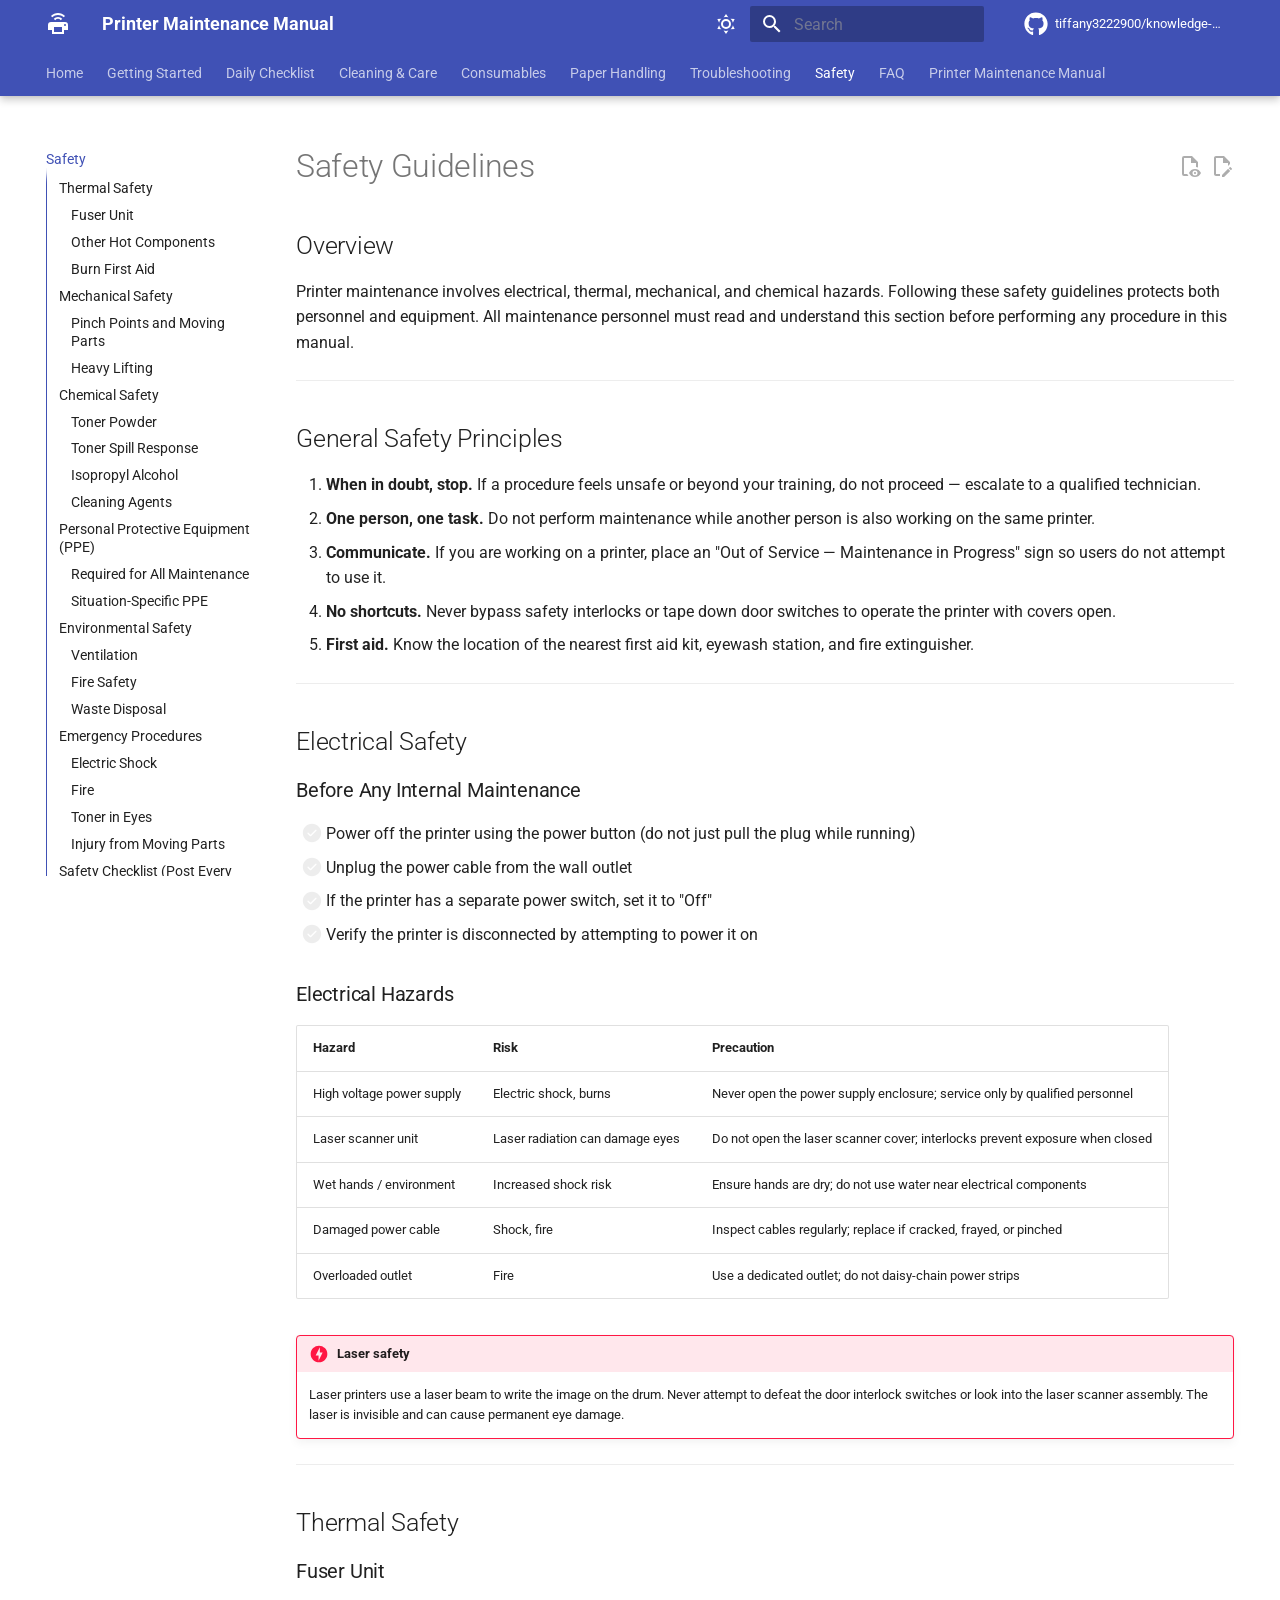
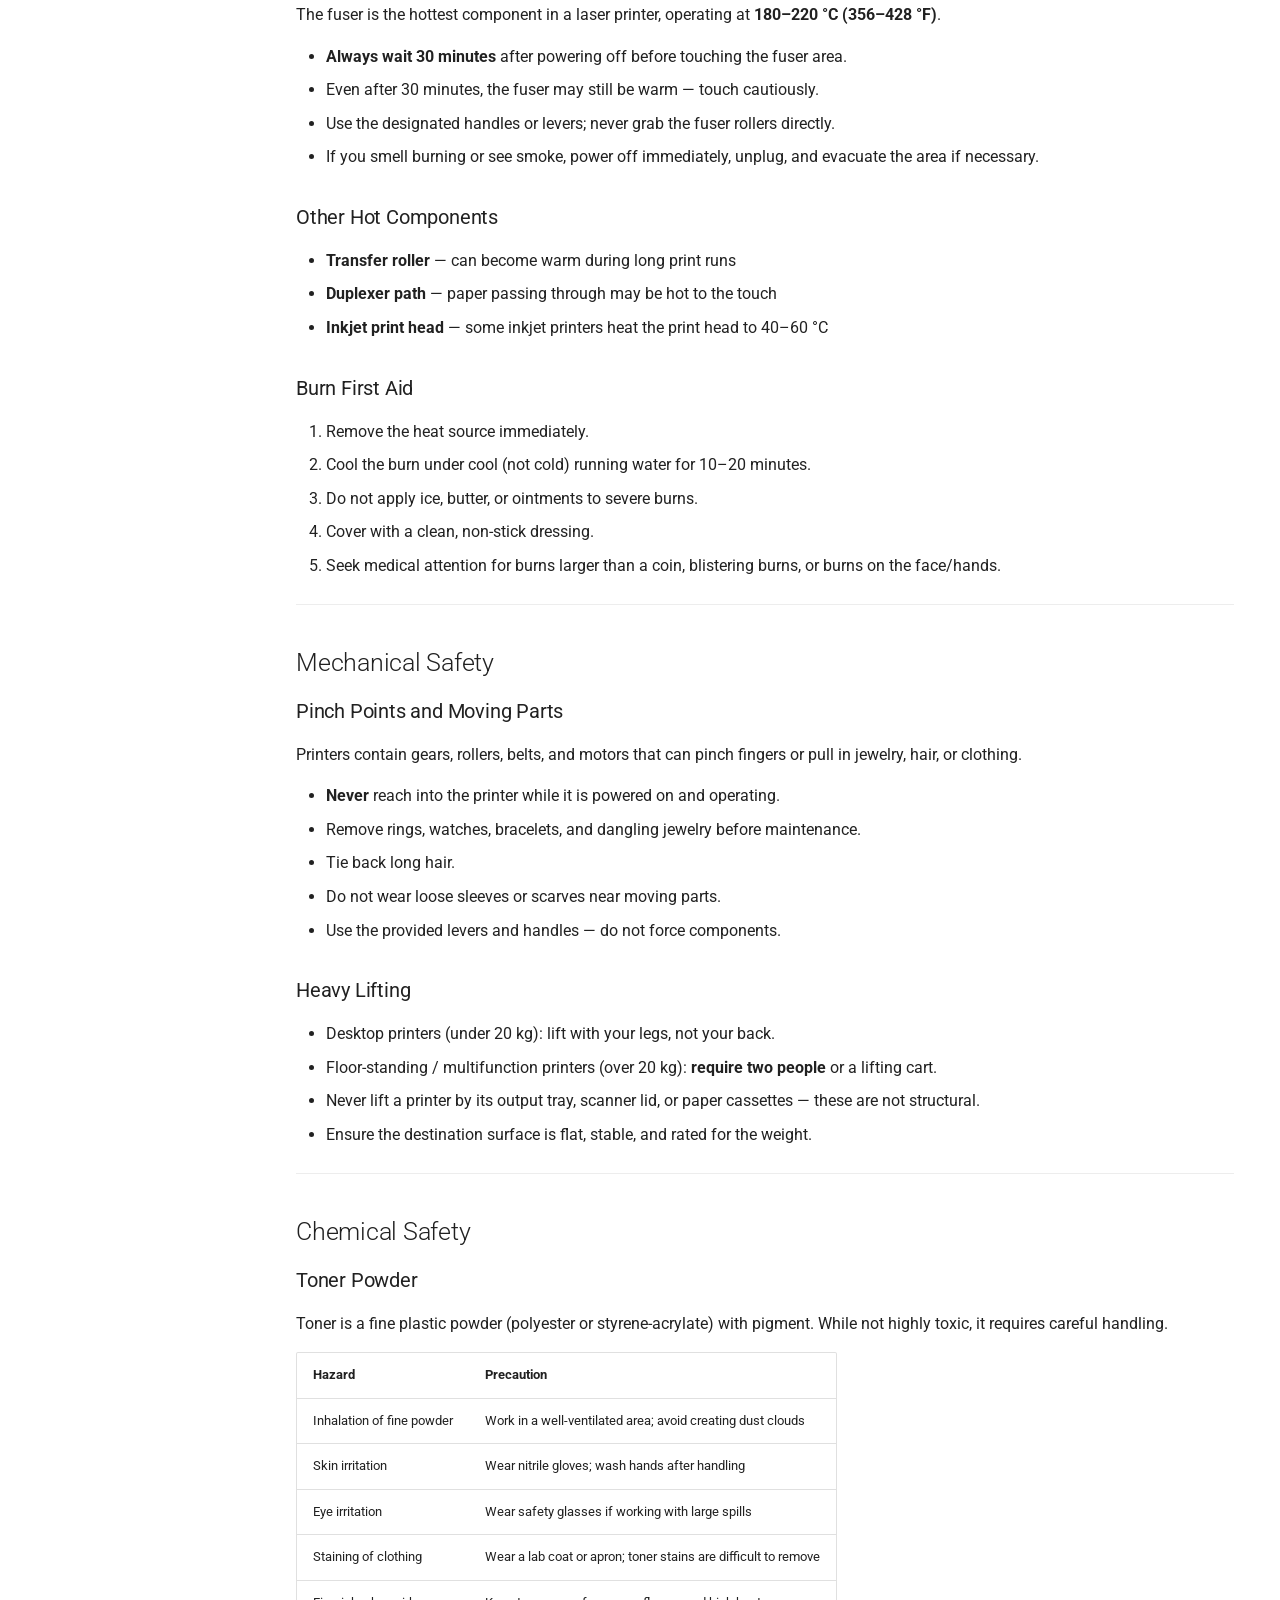
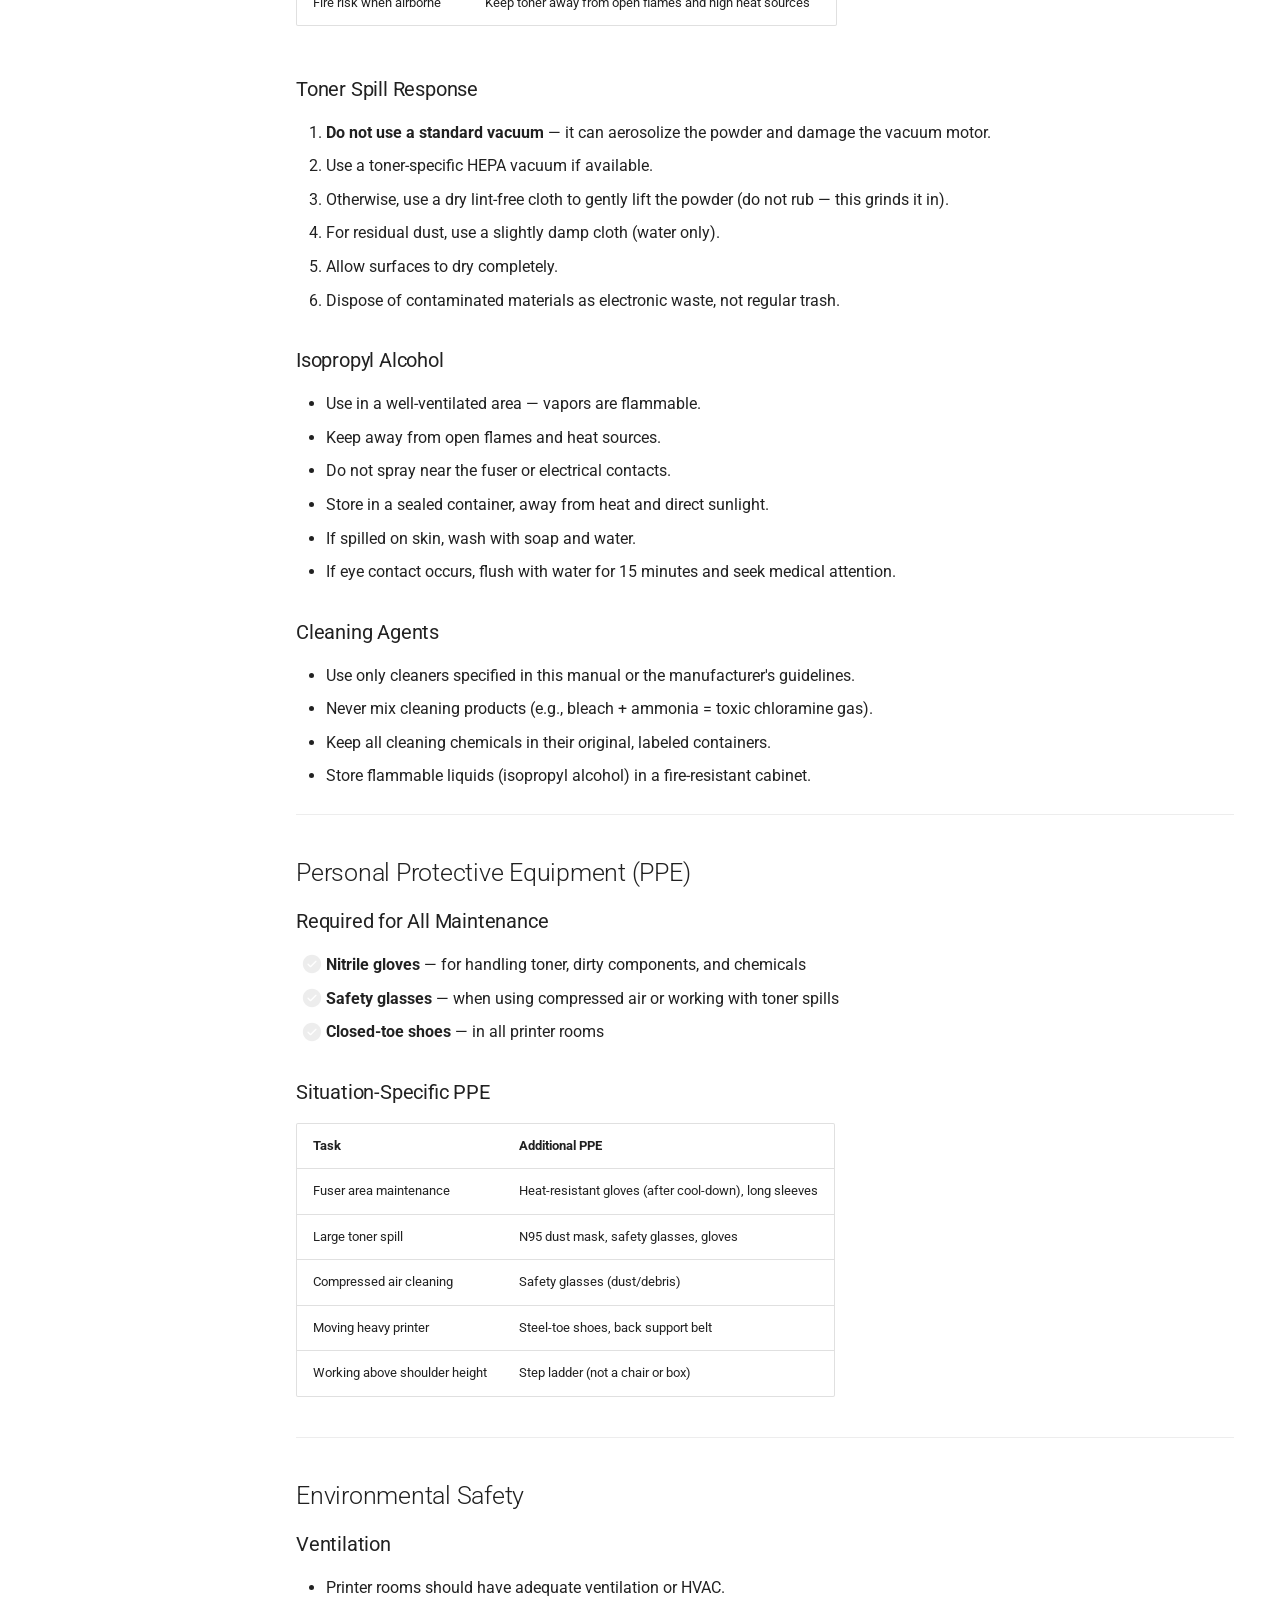
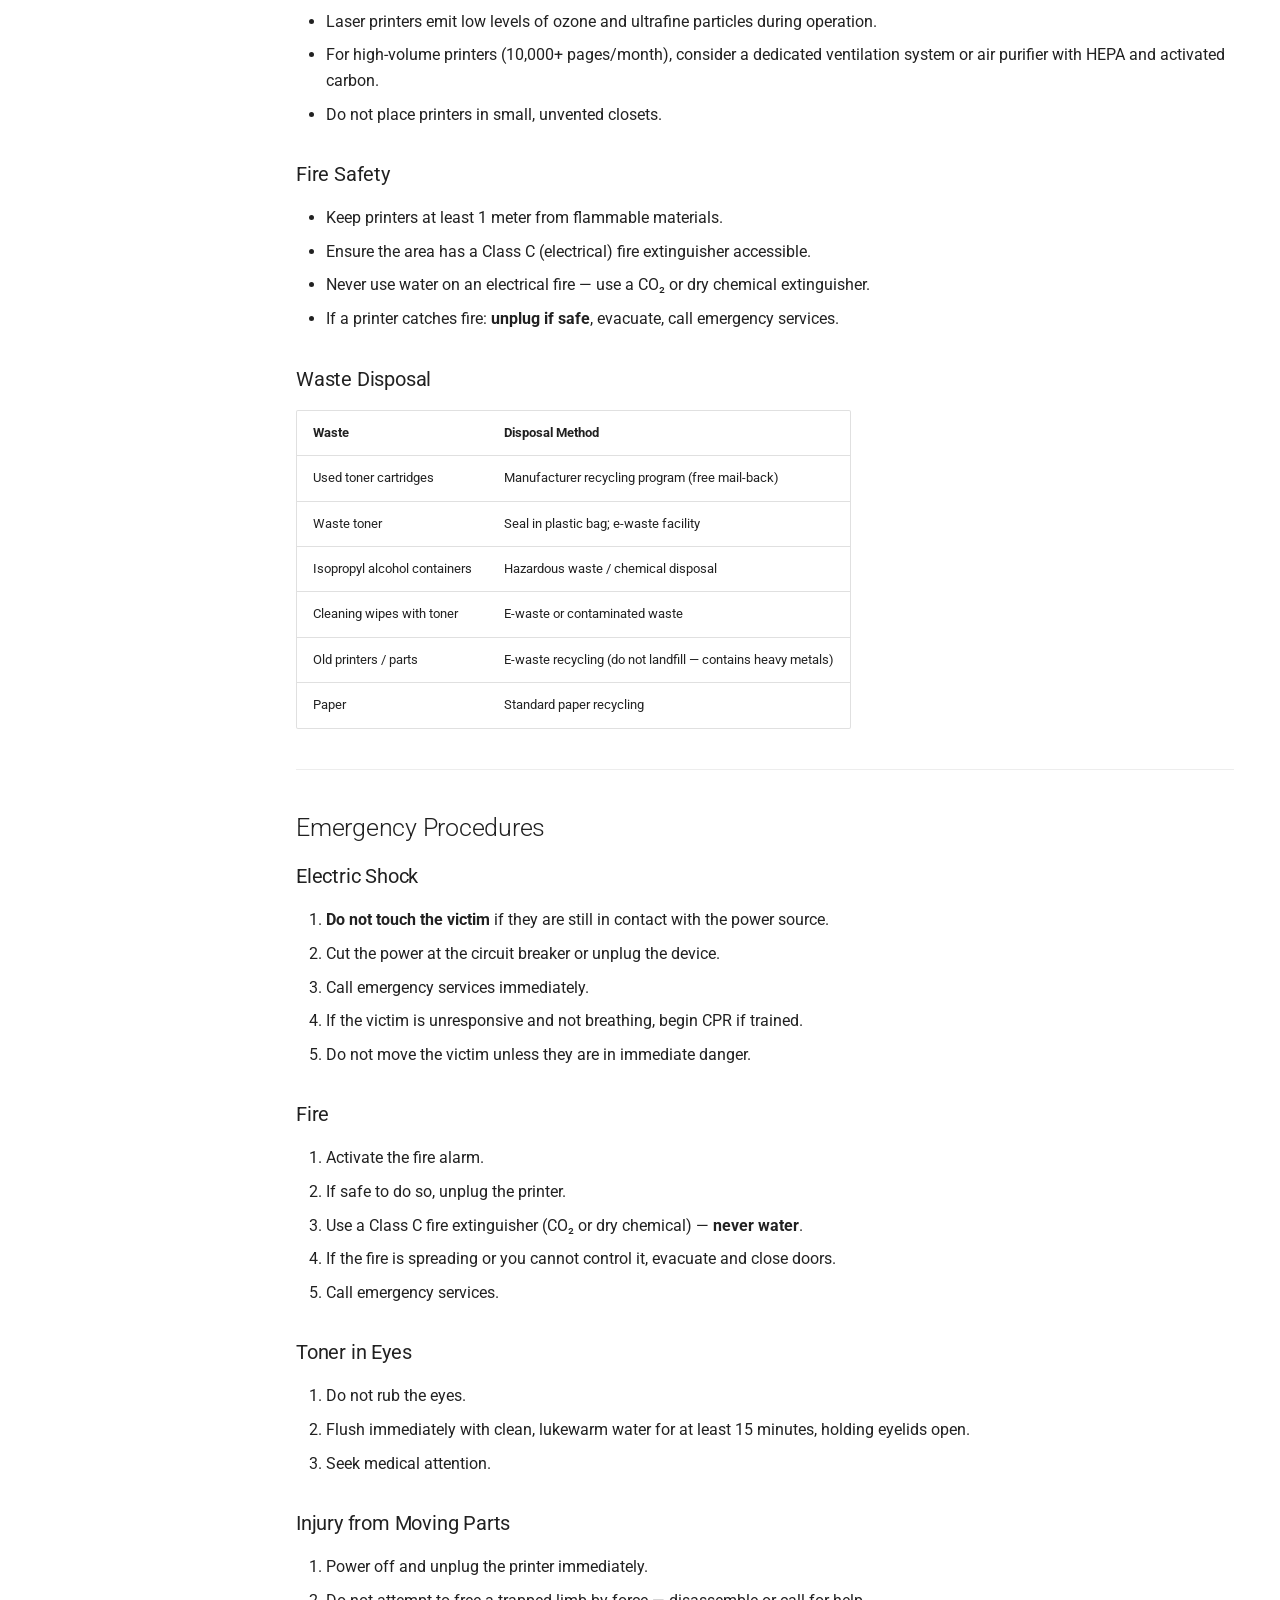
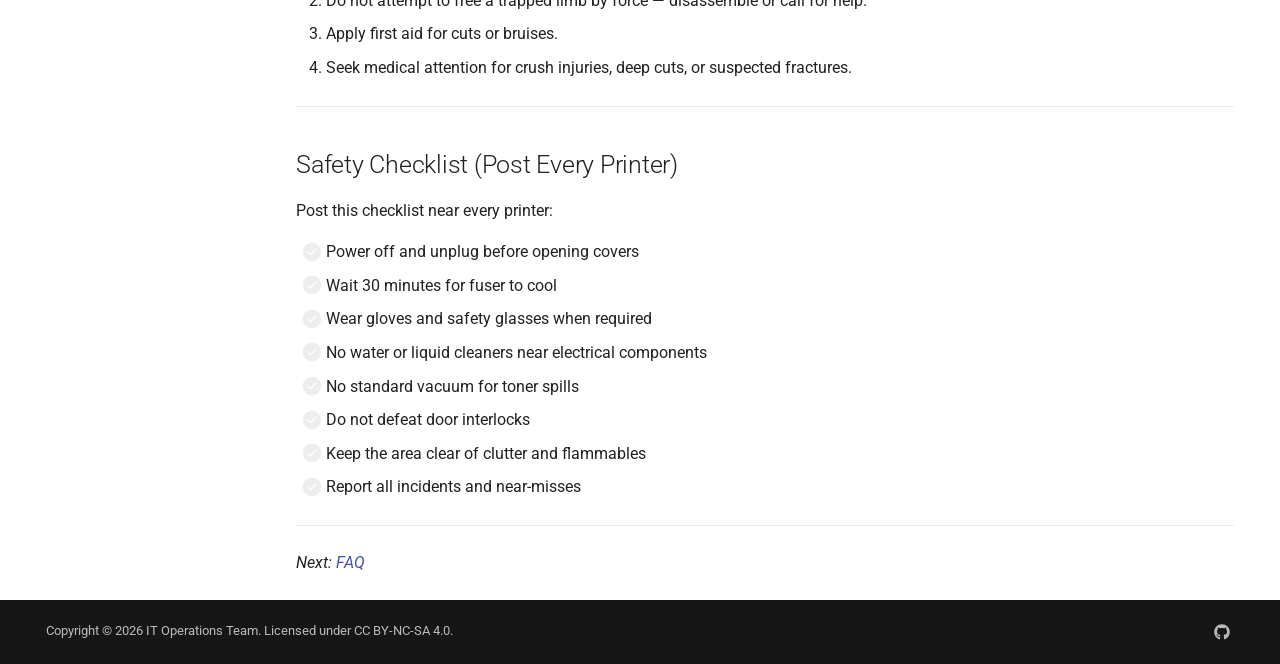
<file: safety/index.html>
<!doctype html>
<html lang="en" class="no-js">
  <head>
    
      <meta charset="utf-8">
      <meta name="viewport" content="width=device-width,initial-scale=1">
      
        <meta name="description" content="Enterprise-grade daily maintenance and troubleshooting guide for office printers">
      
      
        <meta name="author" content="IT Operations Team">
      
      
        <link rel="canonical" href="https://tiffany3222900.github.io/knowledge-management-system/safety/">
      
      
        <link rel="prev" href="../troubleshooting/">
      
      
        <link rel="next" href="../faq/">
      
      
        
      
      
      <link rel="icon" href="../assets/images/favicon.png">
      <meta name="generator" content="mkdocs-1.6.1, mkdocs-material-9.7.7">
    
    
      
        <title>Safety - Printer Maintenance Manual</title>
      
    
    
      <link rel="stylesheet" href="../assets/stylesheets/main.ec1eaa64.min.css">
      
        
        <link rel="stylesheet" href="../assets/stylesheets/palette.ab4e12ef.min.css">
      
      


    
    
      
    
    
      
        
        
        <link rel="preconnect" href="https://fonts.gstatic.com" crossorigin>
        <link rel="stylesheet" href="https://fonts.googleapis.com/css?family=Roboto:300,300i,400,400i,700,700i%7CRoboto+Mono:400,400i,700,700i&display=fallback">
        <style>:root{--md-text-font:"Roboto";--md-code-font:"Roboto Mono"}</style>
      
    
    
      <link rel="stylesheet" href="../css/print-site.css">
    
      <link rel="stylesheet" href="../css/print-site-material.css">
    
    <script>__md_scope=new URL("..",location),__md_hash=e=>[...e].reduce(((e,_)=>(e<<5)-e+_.charCodeAt(0)),0),__md_get=(e,_=localStorage,t=__md_scope)=>JSON.parse(_.getItem(t.pathname+"."+e)),__md_set=(e,_,t=localStorage,a=__md_scope)=>{try{t.setItem(a.pathname+"."+e,JSON.stringify(_))}catch(e){}}</script>
    
      

    
    
  </head>
  
  
    
    
      
    
    
    
    
    <body dir="ltr" data-md-color-scheme="default" data-md-color-primary="indigo" data-md-color-accent="indigo">
  
    
    <input class="md-toggle" data-md-toggle="drawer" type="checkbox" id="__drawer" autocomplete="off">
    <input class="md-toggle" data-md-toggle="search" type="checkbox" id="__search" autocomplete="off">
    <label class="md-overlay" for="__drawer"></label>
    <div data-md-component="skip">
      
        
        <a href="#safety-guidelines" class="md-skip">
          Skip to content
        </a>
      
    </div>
    <div data-md-component="announce">
      
    </div>
    
    
      

  

<header class="md-header md-header--shadow md-header--lifted" data-md-component="header">
  <nav class="md-header__inner md-grid" aria-label="Header">
    <a href=".." title="Printer Maintenance Manual" class="md-header__button md-logo" aria-label="Printer Maintenance Manual" data-md-component="logo">
      
  
  <svg xmlns="http://www.w3.org/2000/svg" viewBox="0 0 24 24"><path d="m4.93 3.92 1.41 1.41c3.12-3.13 8.19-3.13 11.32 0l1.41-1.41C15.17 0 8.84 0 4.93 3.92m2.83 2.83 1.41 1.41a4.01 4.01 0 0 1 5.66 0l1.41-1.41a6 6 0 0 0-8.48 0M19 14a1 1 0 0 1-1-1 1 1 0 0 1 1-1 1 1 0 0 1 1 1 1 1 0 0 1-1 1m-3 6H8v-5h8zm3-10H5a3 3 0 0 0-3 3v5h4v4h12v-4h4v-5a3 3 0 0 0-3-3"/></svg>

    </a>
    <label class="md-header__button md-icon" for="__drawer">
      
      <svg xmlns="http://www.w3.org/2000/svg" viewBox="0 0 24 24"><path d="M3 6h18v2H3zm0 5h18v2H3zm0 5h18v2H3z"/></svg>
    </label>
    <div class="md-header__title" data-md-component="header-title">
      <div class="md-header__ellipsis">
        <div class="md-header__topic">
          <span class="md-ellipsis">
            Printer Maintenance Manual
          </span>
        </div>
        <div class="md-header__topic" data-md-component="header-topic">
          <span class="md-ellipsis">
            
              Safety
            
          </span>
        </div>
      </div>
    </div>
    
      
        <form class="md-header__option" data-md-component="palette">
  
    
    
    
    <input class="md-option" data-md-color-media="" data-md-color-scheme="default" data-md-color-primary="indigo" data-md-color-accent="indigo"  aria-label="Switch to dark mode"  type="radio" name="__palette" id="__palette_0">
    
      <label class="md-header__button md-icon" title="Switch to dark mode" for="__palette_1" hidden>
        <svg xmlns="http://www.w3.org/2000/svg" viewBox="0 0 24 24"><path d="M12 7a5 5 0 0 1 5 5 5 5 0 0 1-5 5 5 5 0 0 1-5-5 5 5 0 0 1 5-5m0 2a3 3 0 0 0-3 3 3 3 0 0 0 3 3 3 3 0 0 0 3-3 3 3 0 0 0-3-3m0-7 2.39 3.42C13.65 5.15 12.84 5 12 5s-1.65.15-2.39.42zM3.34 7l4.16-.35A7.2 7.2 0 0 0 5.94 8.5c-.44.74-.69 1.5-.83 2.29zm.02 10 1.76-3.77a7.131 7.131 0 0 0 2.38 4.14zM20.65 7l-1.77 3.79a7.02 7.02 0 0 0-2.38-4.15zm-.01 10-4.14.36c.59-.51 1.12-1.14 1.54-1.86.42-.73.69-1.5.83-2.29zM12 22l-2.41-3.44c.74.27 1.55.44 2.41.44.82 0 1.63-.17 2.37-.44z"/></svg>
      </label>
    
  
    
    
    
    <input class="md-option" data-md-color-media="" data-md-color-scheme="slate" data-md-color-primary="indigo" data-md-color-accent="indigo"  aria-label="Switch to light mode"  type="radio" name="__palette" id="__palette_1">
    
      <label class="md-header__button md-icon" title="Switch to light mode" for="__palette_0" hidden>
        <svg xmlns="http://www.w3.org/2000/svg" viewBox="0 0 24 24"><path d="m17.75 4.09-2.53 1.94.91 3.06-2.63-1.81-2.63 1.81.91-3.06-2.53-1.94L12.44 4l1.06-3 1.06 3zm3.5 6.91-1.64 1.25.59 1.98-1.7-1.17-1.7 1.17.59-1.98L15.75 11l2.06-.05L18.5 9l.69 1.95zm-2.28 4.95c.83-.08 1.72 1.1 1.19 1.85-.32.45-.66.87-1.08 1.27C15.17 23 8.84 23 4.94 19.07c-3.91-3.9-3.91-10.24 0-14.14.4-.4.82-.76 1.27-1.08.75-.53 1.93.36 1.85 1.19-.27 2.86.69 5.83 2.89 8.02a9.96 9.96 0 0 0 8.02 2.89m-1.64 2.02a12.08 12.08 0 0 1-7.8-3.47c-2.17-2.19-3.33-5-3.49-7.82-2.81 3.14-2.7 7.96.31 10.98 3.02 3.01 7.84 3.12 10.98.31"/></svg>
      </label>
    
  
</form>
      
    
    
      <script>var palette=__md_get("__palette");if(palette&&palette.color){if("(prefers-color-scheme)"===palette.color.media){var media=matchMedia("(prefers-color-scheme: light)"),input=document.querySelector(media.matches?"[data-md-color-media='(prefers-color-scheme: light)']":"[data-md-color-media='(prefers-color-scheme: dark)']");palette.color.media=input.getAttribute("data-md-color-media"),palette.color.scheme=input.getAttribute("data-md-color-scheme"),palette.color.primary=input.getAttribute("data-md-color-primary"),palette.color.accent=input.getAttribute("data-md-color-accent")}for(var[key,value]of Object.entries(palette.color))document.body.setAttribute("data-md-color-"+key,value)}</script>
    
    
    
      
      
        <label class="md-header__button md-icon" for="__search">
          
          <svg xmlns="http://www.w3.org/2000/svg" viewBox="0 0 24 24"><path d="M9.5 3A6.5 6.5 0 0 1 16 9.5c0 1.61-.59 3.09-1.56 4.23l.27.27h.79l5 5-1.5 1.5-5-5v-.79l-.27-.27A6.52 6.52 0 0 1 9.5 16 6.5 6.5 0 0 1 3 9.5 6.5 6.5 0 0 1 9.5 3m0 2C7 5 5 7 5 9.5S7 14 9.5 14 14 12 14 9.5 12 5 9.5 5"/></svg>
        </label>
        <div class="md-search" data-md-component="search" role="dialog">
  <label class="md-search__overlay" for="__search"></label>
  <div class="md-search__inner" role="search">
    <form class="md-search__form" name="search">
      <input type="text" class="md-search__input" name="query" aria-label="Search" placeholder="Search" autocapitalize="off" autocorrect="off" autocomplete="off" spellcheck="false" data-md-component="search-query" required>
      <label class="md-search__icon md-icon" for="__search">
        
        <svg xmlns="http://www.w3.org/2000/svg" viewBox="0 0 24 24"><path d="M9.5 3A6.5 6.5 0 0 1 16 9.5c0 1.61-.59 3.09-1.56 4.23l.27.27h.79l5 5-1.5 1.5-5-5v-.79l-.27-.27A6.52 6.52 0 0 1 9.5 16 6.5 6.5 0 0 1 3 9.5 6.5 6.5 0 0 1 9.5 3m0 2C7 5 5 7 5 9.5S7 14 9.5 14 14 12 14 9.5 12 5 9.5 5"/></svg>
        
        <svg xmlns="http://www.w3.org/2000/svg" viewBox="0 0 24 24"><path d="M20 11v2H8l5.5 5.5-1.42 1.42L4.16 12l7.92-7.92L13.5 5.5 8 11z"/></svg>
      </label>
      <nav class="md-search__options" aria-label="Search">
        
          <a href="javascript:void(0)" class="md-search__icon md-icon" title="Share" aria-label="Share" data-clipboard data-clipboard-text="" data-md-component="search-share" tabindex="-1">
            
            <svg xmlns="http://www.w3.org/2000/svg" viewBox="0 0 24 24"><path d="M18 16.08c-.76 0-1.44.3-1.96.77L8.91 12.7c.05-.23.09-.46.09-.7s-.04-.47-.09-.7l7.05-4.11c.54.5 1.25.81 2.04.81a3 3 0 0 0 3-3 3 3 0 0 0-3-3 3 3 0 0 0-3 3c0 .24.04.47.09.7L8.04 9.81C7.5 9.31 6.79 9 6 9a3 3 0 0 0-3 3 3 3 0 0 0 3 3c.79 0 1.5-.31 2.04-.81l7.12 4.15c-.05.21-.08.43-.08.66 0 1.61 1.31 2.91 2.92 2.91s2.92-1.3 2.92-2.91A2.92 2.92 0 0 0 18 16.08"/></svg>
          </a>
        
        <button type="reset" class="md-search__icon md-icon" title="Clear" aria-label="Clear" tabindex="-1">
          
          <svg xmlns="http://www.w3.org/2000/svg" viewBox="0 0 24 24"><path d="M19 6.41 17.59 5 12 10.59 6.41 5 5 6.41 10.59 12 5 17.59 6.41 19 12 13.41 17.59 19 19 17.59 13.41 12z"/></svg>
        </button>
      </nav>
      
        <div class="md-search__suggest" data-md-component="search-suggest"></div>
      
    </form>
    <div class="md-search__output">
      <div class="md-search__scrollwrap" tabindex="0" data-md-scrollfix>
        <div class="md-search-result" data-md-component="search-result">
          <div class="md-search-result__meta">
            Initializing search
          </div>
          <ol class="md-search-result__list" role="presentation"></ol>
        </div>
      </div>
    </div>
  </div>
</div>
      
    
    
      <div class="md-header__source">
        <a href="https://github.com/tiffany3222900/knowledge-management-system" title="Go to repository" class="md-source" data-md-component="source">
  <div class="md-source__icon md-icon">
    
    <svg xmlns="http://www.w3.org/2000/svg" viewBox="0 0 512 512"><!--! Font Awesome Free 7.1.0 by @fontawesome - https://fontawesome.com License - https://fontawesome.com/license/free (Icons: CC BY 4.0, Fonts: SIL OFL 1.1, Code: MIT License) Copyright 2025 Fonticons, Inc.--><path d="M173.9 397.4c0 2-2.3 3.6-5.2 3.6-3.3.3-5.6-1.3-5.6-3.6 0-2 2.3-3.6 5.2-3.6 3-.3 5.6 1.3 5.6 3.6m-31.1-4.5c-.7 2 1.3 4.3 4.3 4.9 2.6 1 5.6 0 6.2-2s-1.3-4.3-4.3-5.2c-2.6-.7-5.5.3-6.2 2.3m44.2-1.7c-2.9.7-4.9 2.6-4.6 4.9.3 2 2.9 3.3 5.9 2.6 2.9-.7 4.9-2.6 4.6-4.6-.3-1.9-3-3.2-5.9-2.9M252.8 8C114.1 8 8 113.3 8 252c0 110.9 69.8 205.8 169.5 239.2 12.8 2.3 17.3-5.6 17.3-12.1 0-6.2-.3-40.4-.3-61.4 0 0-70 15-84.7-29.8 0 0-11.4-29.1-27.8-36.6 0 0-22.9-15.7 1.6-15.4 0 0 24.9 2 38.6 25.8 21.9 38.6 58.6 27.5 72.9 20.9 2.3-16 8.8-27.1 16-33.7-55.9-6.2-112.3-14.3-112.3-110.5 0-27.5 7.6-41.3 23.6-58.9-2.6-6.5-11.1-33.3 2.6-67.9 20.9-6.5 69 27 69 27 20-5.6 41.5-8.5 62.8-8.5s42.8 2.9 62.8 8.5c0 0 48.1-33.6 69-27 13.7 34.7 5.2 61.4 2.6 67.9 16 17.7 25.8 31.5 25.8 58.9 0 96.5-58.9 104.2-114.8 110.5 9.2 7.9 17 22.9 17 46.4 0 33.7-.3 75.4-.3 83.6 0 6.5 4.6 14.4 17.3 12.1C436.2 457.8 504 362.9 504 252 504 113.3 391.5 8 252.8 8M105.2 352.9c-1.3 1-1 3.3.7 5.2 1.6 1.6 3.9 2.3 5.2 1 1.3-1 1-3.3-.7-5.2-1.6-1.6-3.9-2.3-5.2-1m-10.8-8.1c-.7 1.3.3 2.9 2.3 3.9 1.6 1 3.6.7 4.3-.7.7-1.3-.3-2.9-2.3-3.9-2-.6-3.6-.3-4.3.7m32.4 35.6c-1.6 1.3-1 4.3 1.3 6.2 2.3 2.3 5.2 2.6 6.5 1 1.3-1.3.7-4.3-1.3-6.2-2.2-2.3-5.2-2.6-6.5-1m-11.4-14.7c-1.6 1-1.6 3.6 0 5.9s4.3 3.3 5.6 2.3c1.6-1.3 1.6-3.9 0-6.2-1.4-2.3-4-3.3-5.6-2"/></svg>
  </div>
  <div class="md-source__repository">
    tiffany3222900/knowledge-management-system
  </div>
</a>
      </div>
    
  </nav>
  
    
      
<nav class="md-tabs" aria-label="Tabs" data-md-component="tabs">
  <div class="md-grid">
    <ul class="md-tabs__list">
      
        
  
  
  
  
    <li class="md-tabs__item">
      <a href=".." class="md-tabs__link">
        
  
  
    
  
  Home

      </a>
    </li>
  

      
        
  
  
  
  
    <li class="md-tabs__item">
      <a href="../getting-started/" class="md-tabs__link">
        
  
  
    
  
  Getting Started

      </a>
    </li>
  

      
        
  
  
  
  
    <li class="md-tabs__item">
      <a href="../daily-checklist/" class="md-tabs__link">
        
  
  
    
  
  Daily Checklist

      </a>
    </li>
  

      
        
  
  
  
  
    <li class="md-tabs__item">
      <a href="../cleaning/" class="md-tabs__link">
        
  
  
    
  
  Cleaning & Care

      </a>
    </li>
  

      
        
  
  
  
  
    <li class="md-tabs__item">
      <a href="../consumables/" class="md-tabs__link">
        
  
  
    
  
  Consumables

      </a>
    </li>
  

      
        
  
  
  
  
    <li class="md-tabs__item">
      <a href="../paper-handling/" class="md-tabs__link">
        
  
  
    
  
  Paper Handling

      </a>
    </li>
  

      
        
  
  
  
  
    <li class="md-tabs__item">
      <a href="../troubleshooting/" class="md-tabs__link">
        
  
  
    
  
  Troubleshooting

      </a>
    </li>
  

      
        
  
  
  
    
  
  
    <li class="md-tabs__item md-tabs__item--active">
      <a href="./" class="md-tabs__link">
        
  
  
    
  
  Safety

      </a>
    </li>
  

      
        
  
  
  
  
    <li class="md-tabs__item">
      <a href="../faq/" class="md-tabs__link">
        
  
  
    
  
  FAQ

      </a>
    </li>
  

      
        
  
  
  
  
    <li class="md-tabs__item">
      <a href="../print_page/" class="md-tabs__link">
        
  
  
    
  
  Printer Maintenance Manual

      </a>
    </li>
  

      
    </ul>
  </div>
</nav>
    
  
</header>
    
    <div class="md-container" data-md-component="container">
      
      
        
      
      <main class="md-main" data-md-component="main">
        <div class="md-main__inner md-grid">
          
            
              
              <div class="md-sidebar md-sidebar--primary" data-md-component="sidebar" data-md-type="navigation" >
                <div class="md-sidebar__scrollwrap">
                  <div class="md-sidebar__inner">
                    


  


  

<nav class="md-nav md-nav--primary md-nav--lifted md-nav--integrated" aria-label="Navigation" data-md-level="0">
  <label class="md-nav__title" for="__drawer">
    <a href=".." title="Printer Maintenance Manual" class="md-nav__button md-logo" aria-label="Printer Maintenance Manual" data-md-component="logo">
      
  
  <svg xmlns="http://www.w3.org/2000/svg" viewBox="0 0 24 24"><path d="m4.93 3.92 1.41 1.41c3.12-3.13 8.19-3.13 11.32 0l1.41-1.41C15.17 0 8.84 0 4.93 3.92m2.83 2.83 1.41 1.41a4.01 4.01 0 0 1 5.66 0l1.41-1.41a6 6 0 0 0-8.48 0M19 14a1 1 0 0 1-1-1 1 1 0 0 1 1-1 1 1 0 0 1 1 1 1 1 0 0 1-1 1m-3 6H8v-5h8zm3-10H5a3 3 0 0 0-3 3v5h4v4h12v-4h4v-5a3 3 0 0 0-3-3"/></svg>

    </a>
    Printer Maintenance Manual
  </label>
  
    <div class="md-nav__source">
      <a href="https://github.com/tiffany3222900/knowledge-management-system" title="Go to repository" class="md-source" data-md-component="source">
  <div class="md-source__icon md-icon">
    
    <svg xmlns="http://www.w3.org/2000/svg" viewBox="0 0 512 512"><!--! Font Awesome Free 7.1.0 by @fontawesome - https://fontawesome.com License - https://fontawesome.com/license/free (Icons: CC BY 4.0, Fonts: SIL OFL 1.1, Code: MIT License) Copyright 2025 Fonticons, Inc.--><path d="M173.9 397.4c0 2-2.3 3.6-5.2 3.6-3.3.3-5.6-1.3-5.6-3.6 0-2 2.3-3.6 5.2-3.6 3-.3 5.6 1.3 5.6 3.6m-31.1-4.5c-.7 2 1.3 4.3 4.3 4.9 2.6 1 5.6 0 6.2-2s-1.3-4.3-4.3-5.2c-2.6-.7-5.5.3-6.2 2.3m44.2-1.7c-2.9.7-4.9 2.6-4.6 4.9.3 2 2.9 3.3 5.9 2.6 2.9-.7 4.9-2.6 4.6-4.6-.3-1.9-3-3.2-5.9-2.9M252.8 8C114.1 8 8 113.3 8 252c0 110.9 69.8 205.8 169.5 239.2 12.8 2.3 17.3-5.6 17.3-12.1 0-6.2-.3-40.4-.3-61.4 0 0-70 15-84.7-29.8 0 0-11.4-29.1-27.8-36.6 0 0-22.9-15.7 1.6-15.4 0 0 24.9 2 38.6 25.8 21.9 38.6 58.6 27.5 72.9 20.9 2.3-16 8.8-27.1 16-33.7-55.9-6.2-112.3-14.3-112.3-110.5 0-27.5 7.6-41.3 23.6-58.9-2.6-6.5-11.1-33.3 2.6-67.9 20.9-6.5 69 27 69 27 20-5.6 41.5-8.5 62.8-8.5s42.8 2.9 62.8 8.5c0 0 48.1-33.6 69-27 13.7 34.7 5.2 61.4 2.6 67.9 16 17.7 25.8 31.5 25.8 58.9 0 96.5-58.9 104.2-114.8 110.5 9.2 7.9 17 22.9 17 46.4 0 33.7-.3 75.4-.3 83.6 0 6.5 4.6 14.4 17.3 12.1C436.2 457.8 504 362.9 504 252 504 113.3 391.5 8 252.8 8M105.2 352.9c-1.3 1-1 3.3.7 5.2 1.6 1.6 3.9 2.3 5.2 1 1.3-1 1-3.3-.7-5.2-1.6-1.6-3.9-2.3-5.2-1m-10.8-8.1c-.7 1.3.3 2.9 2.3 3.9 1.6 1 3.6.7 4.3-.7.7-1.3-.3-2.9-2.3-3.9-2-.6-3.6-.3-4.3.7m32.4 35.6c-1.6 1.3-1 4.3 1.3 6.2 2.3 2.3 5.2 2.6 6.5 1 1.3-1.3.7-4.3-1.3-6.2-2.2-2.3-5.2-2.6-6.5-1m-11.4-14.7c-1.6 1-1.6 3.6 0 5.9s4.3 3.3 5.6 2.3c1.6-1.3 1.6-3.9 0-6.2-1.4-2.3-4-3.3-5.6-2"/></svg>
  </div>
  <div class="md-source__repository">
    tiffany3222900/knowledge-management-system
  </div>
</a>
    </div>
  
  <ul class="md-nav__list" data-md-scrollfix>
    
      
      
  
  
  
  
    <li class="md-nav__item">
      <a href=".." class="md-nav__link">
        
  
  
  <span class="md-ellipsis">
    
  
    Home
  

    
  </span>
  
  

      </a>
    </li>
  

    
      
      
  
  
  
  
    <li class="md-nav__item">
      <a href="../getting-started/" class="md-nav__link">
        
  
  
  <span class="md-ellipsis">
    
  
    Getting Started
  

    
  </span>
  
  

      </a>
    </li>
  

    
      
      
  
  
  
  
    <li class="md-nav__item">
      <a href="../daily-checklist/" class="md-nav__link">
        
  
  
  <span class="md-ellipsis">
    
  
    Daily Checklist
  

    
  </span>
  
  

      </a>
    </li>
  

    
      
      
  
  
  
  
    <li class="md-nav__item">
      <a href="../cleaning/" class="md-nav__link">
        
  
  
  <span class="md-ellipsis">
    
  
    Cleaning & Care
  

    
  </span>
  
  

      </a>
    </li>
  

    
      
      
  
  
  
  
    <li class="md-nav__item">
      <a href="../consumables/" class="md-nav__link">
        
  
  
  <span class="md-ellipsis">
    
  
    Consumables
  

    
  </span>
  
  

      </a>
    </li>
  

    
      
      
  
  
  
  
    <li class="md-nav__item">
      <a href="../paper-handling/" class="md-nav__link">
        
  
  
  <span class="md-ellipsis">
    
  
    Paper Handling
  

    
  </span>
  
  

      </a>
    </li>
  

    
      
      
  
  
  
  
    <li class="md-nav__item">
      <a href="../troubleshooting/" class="md-nav__link">
        
  
  
  <span class="md-ellipsis">
    
  
    Troubleshooting
  

    
  </span>
  
  

      </a>
    </li>
  

    
      
      
  
  
    
  
  
  
    <li class="md-nav__item md-nav__item--active">
      
      <input class="md-nav__toggle md-toggle" type="checkbox" id="__toc">
      
      
        
      
      
        <label class="md-nav__link md-nav__link--active" for="__toc">
          
  
  
  <span class="md-ellipsis">
    
  
    Safety
  

    
  </span>
  
  

          <span class="md-nav__icon md-icon"></span>
        </label>
      
      <a href="./" class="md-nav__link md-nav__link--active">
        
  
  
  <span class="md-ellipsis">
    
  
    Safety
  

    
  </span>
  
  

      </a>
      
        

<nav class="md-nav md-nav--secondary" aria-label="Table of contents">
  
  
  
    
  
  
    <label class="md-nav__title" for="__toc">
      <span class="md-nav__icon md-icon"></span>
      Table of contents
    </label>
    <ul class="md-nav__list" data-md-component="toc" data-md-scrollfix>
      
        <li class="md-nav__item">
  <a href="#overview" class="md-nav__link">
    <span class="md-ellipsis">
      
        Overview
      
    </span>
  </a>
  
</li>
      
        <li class="md-nav__item">
  <a href="#general-safety-principles" class="md-nav__link">
    <span class="md-ellipsis">
      
        General Safety Principles
      
    </span>
  </a>
  
</li>
      
        <li class="md-nav__item">
  <a href="#electrical-safety" class="md-nav__link">
    <span class="md-ellipsis">
      
        Electrical Safety
      
    </span>
  </a>
  
    <nav class="md-nav" aria-label="Electrical Safety">
      <ul class="md-nav__list">
        
          <li class="md-nav__item">
  <a href="#before-any-internal-maintenance" class="md-nav__link">
    <span class="md-ellipsis">
      
        Before Any Internal Maintenance
      
    </span>
  </a>
  
</li>
        
          <li class="md-nav__item">
  <a href="#electrical-hazards" class="md-nav__link">
    <span class="md-ellipsis">
      
        Electrical Hazards
      
    </span>
  </a>
  
</li>
        
      </ul>
    </nav>
  
</li>
      
        <li class="md-nav__item">
  <a href="#thermal-safety" class="md-nav__link">
    <span class="md-ellipsis">
      
        Thermal Safety
      
    </span>
  </a>
  
    <nav class="md-nav" aria-label="Thermal Safety">
      <ul class="md-nav__list">
        
          <li class="md-nav__item">
  <a href="#fuser-unit" class="md-nav__link">
    <span class="md-ellipsis">
      
        Fuser Unit
      
    </span>
  </a>
  
</li>
        
          <li class="md-nav__item">
  <a href="#other-hot-components" class="md-nav__link">
    <span class="md-ellipsis">
      
        Other Hot Components
      
    </span>
  </a>
  
</li>
        
          <li class="md-nav__item">
  <a href="#burn-first-aid" class="md-nav__link">
    <span class="md-ellipsis">
      
        Burn First Aid
      
    </span>
  </a>
  
</li>
        
      </ul>
    </nav>
  
</li>
      
        <li class="md-nav__item">
  <a href="#mechanical-safety" class="md-nav__link">
    <span class="md-ellipsis">
      
        Mechanical Safety
      
    </span>
  </a>
  
    <nav class="md-nav" aria-label="Mechanical Safety">
      <ul class="md-nav__list">
        
          <li class="md-nav__item">
  <a href="#pinch-points-and-moving-parts" class="md-nav__link">
    <span class="md-ellipsis">
      
        Pinch Points and Moving Parts
      
    </span>
  </a>
  
</li>
        
          <li class="md-nav__item">
  <a href="#heavy-lifting" class="md-nav__link">
    <span class="md-ellipsis">
      
        Heavy Lifting
      
    </span>
  </a>
  
</li>
        
      </ul>
    </nav>
  
</li>
      
        <li class="md-nav__item">
  <a href="#chemical-safety" class="md-nav__link">
    <span class="md-ellipsis">
      
        Chemical Safety
      
    </span>
  </a>
  
    <nav class="md-nav" aria-label="Chemical Safety">
      <ul class="md-nav__list">
        
          <li class="md-nav__item">
  <a href="#toner-powder" class="md-nav__link">
    <span class="md-ellipsis">
      
        Toner Powder
      
    </span>
  </a>
  
</li>
        
          <li class="md-nav__item">
  <a href="#toner-spill-response" class="md-nav__link">
    <span class="md-ellipsis">
      
        Toner Spill Response
      
    </span>
  </a>
  
</li>
        
          <li class="md-nav__item">
  <a href="#isopropyl-alcohol" class="md-nav__link">
    <span class="md-ellipsis">
      
        Isopropyl Alcohol
      
    </span>
  </a>
  
</li>
        
          <li class="md-nav__item">
  <a href="#cleaning-agents" class="md-nav__link">
    <span class="md-ellipsis">
      
        Cleaning Agents
      
    </span>
  </a>
  
</li>
        
      </ul>
    </nav>
  
</li>
      
        <li class="md-nav__item">
  <a href="#personal-protective-equipment-ppe" class="md-nav__link">
    <span class="md-ellipsis">
      
        Personal Protective Equipment (PPE)
      
    </span>
  </a>
  
    <nav class="md-nav" aria-label="Personal Protective Equipment (PPE)">
      <ul class="md-nav__list">
        
          <li class="md-nav__item">
  <a href="#required-for-all-maintenance" class="md-nav__link">
    <span class="md-ellipsis">
      
        Required for All Maintenance
      
    </span>
  </a>
  
</li>
        
          <li class="md-nav__item">
  <a href="#situation-specific-ppe" class="md-nav__link">
    <span class="md-ellipsis">
      
        Situation-Specific PPE
      
    </span>
  </a>
  
</li>
        
      </ul>
    </nav>
  
</li>
      
        <li class="md-nav__item">
  <a href="#environmental-safety" class="md-nav__link">
    <span class="md-ellipsis">
      
        Environmental Safety
      
    </span>
  </a>
  
    <nav class="md-nav" aria-label="Environmental Safety">
      <ul class="md-nav__list">
        
          <li class="md-nav__item">
  <a href="#ventilation" class="md-nav__link">
    <span class="md-ellipsis">
      
        Ventilation
      
    </span>
  </a>
  
</li>
        
          <li class="md-nav__item">
  <a href="#fire-safety" class="md-nav__link">
    <span class="md-ellipsis">
      
        Fire Safety
      
    </span>
  </a>
  
</li>
        
          <li class="md-nav__item">
  <a href="#waste-disposal" class="md-nav__link">
    <span class="md-ellipsis">
      
        Waste Disposal
      
    </span>
  </a>
  
</li>
        
      </ul>
    </nav>
  
</li>
      
        <li class="md-nav__item">
  <a href="#emergency-procedures" class="md-nav__link">
    <span class="md-ellipsis">
      
        Emergency Procedures
      
    </span>
  </a>
  
    <nav class="md-nav" aria-label="Emergency Procedures">
      <ul class="md-nav__list">
        
          <li class="md-nav__item">
  <a href="#electric-shock" class="md-nav__link">
    <span class="md-ellipsis">
      
        Electric Shock
      
    </span>
  </a>
  
</li>
        
          <li class="md-nav__item">
  <a href="#fire" class="md-nav__link">
    <span class="md-ellipsis">
      
        Fire
      
    </span>
  </a>
  
</li>
        
          <li class="md-nav__item">
  <a href="#toner-in-eyes" class="md-nav__link">
    <span class="md-ellipsis">
      
        Toner in Eyes
      
    </span>
  </a>
  
</li>
        
          <li class="md-nav__item">
  <a href="#injury-from-moving-parts" class="md-nav__link">
    <span class="md-ellipsis">
      
        Injury from Moving Parts
      
    </span>
  </a>
  
</li>
        
      </ul>
    </nav>
  
</li>
      
        <li class="md-nav__item">
  <a href="#safety-checklist-post-every-printer" class="md-nav__link">
    <span class="md-ellipsis">
      
        Safety Checklist (Post Every Printer)
      
    </span>
  </a>
  
</li>
      
    </ul>
  
</nav>
      
    </li>
  

    
      
      
  
  
  
  
    <li class="md-nav__item">
      <a href="../faq/" class="md-nav__link">
        
  
  
  <span class="md-ellipsis">
    
  
    FAQ
  

    
  </span>
  
  

      </a>
    </li>
  

    
      
      
  
  
  
  
    <li class="md-nav__item">
      <a href="../print_page/" class="md-nav__link">
        
  
  
  <span class="md-ellipsis">
    
  
    Printer Maintenance Manual
  

    
  </span>
  
  

      </a>
    </li>
  

    
  </ul>
</nav>
                  </div>
                </div>
              </div>
            
            
          
          
            <div class="md-content" data-md-component="content">
              
                



  


              
              <article class="md-content__inner md-typeset">
                
                  


  
    <a href="https://github.com/tiffany3222900/knowledge-management-system/edit/master/docs/safety.md" title="Edit this page" class="md-content__button md-icon" rel="edit">
      
      <svg xmlns="http://www.w3.org/2000/svg" viewBox="0 0 24 24"><path d="M10 20H6V4h7v5h5v3.1l2-2V8l-6-6H6c-1.1 0-2 .9-2 2v16c0 1.1.9 2 2 2h4zm10.2-7c.1 0 .3.1.4.2l1.3 1.3c.2.2.2.6 0 .8l-1 1-2.1-2.1 1-1c.1-.1.2-.2.4-.2m0 3.9L14.1 23H12v-2.1l6.1-6.1z"/></svg>
    </a>
  
  
    
      
    
    <a href="https://github.com/tiffany3222900/knowledge-management-system/raw/master/docs/safety.md" title="View source of this page" class="md-content__button md-icon">
      
      <svg xmlns="http://www.w3.org/2000/svg" viewBox="0 0 24 24"><path d="M17 18c.56 0 1 .44 1 1s-.44 1-1 1-1-.44-1-1 .44-1 1-1m0-3c-2.73 0-5.06 1.66-6 4 .94 2.34 3.27 4 6 4s5.06-1.66 6-4c-.94-2.34-3.27-4-6-4m0 6.5a2.5 2.5 0 0 1-2.5-2.5 2.5 2.5 0 0 1 2.5-2.5 2.5 2.5 0 0 1 2.5 2.5 2.5 2.5 0 0 1-2.5 2.5M9.27 20H6V4h7v5h5v4.07c.7.08 1.36.25 2 .49V8l-6-6H6a2 2 0 0 0-2 2v16a2 2 0 0 0 2 2h4.5a8.2 8.2 0 0 1-1.23-2"/></svg>
    </a>
  


<h1 id="safety-guidelines">Safety Guidelines<a class="headerlink" href="#safety-guidelines" title="Permanent link">&para;</a></h1>
<h2 id="overview">Overview<a class="headerlink" href="#overview" title="Permanent link">&para;</a></h2>
<p>Printer maintenance involves electrical, thermal, mechanical, and chemical hazards. Following these safety guidelines protects both personnel and equipment. All maintenance personnel must read and understand this section before performing any procedure in this manual.</p>
<hr />
<h2 id="general-safety-principles">General Safety Principles<a class="headerlink" href="#general-safety-principles" title="Permanent link">&para;</a></h2>
<ol>
<li><strong>When in doubt, stop.</strong> If a procedure feels unsafe or beyond your training, do not proceed — escalate to a qualified technician.</li>
<li><strong>One person, one task.</strong> Do not perform maintenance while another person is also working on the same printer.</li>
<li><strong>Communicate.</strong> If you are working on a printer, place an "Out of Service — Maintenance in Progress" sign so users do not attempt to use it.</li>
<li><strong>No shortcuts.</strong> Never bypass safety interlocks or tape down door switches to operate the printer with covers open.</li>
<li><strong>First aid.</strong> Know the location of the nearest first aid kit, eyewash station, and fire extinguisher.</li>
</ol>
<hr />
<h2 id="electrical-safety">Electrical Safety<a class="headerlink" href="#electrical-safety" title="Permanent link">&para;</a></h2>
<h3 id="before-any-internal-maintenance">Before Any Internal Maintenance<a class="headerlink" href="#before-any-internal-maintenance" title="Permanent link">&para;</a></h3>
<ul class="task-list">
<li class="task-list-item"><label class="task-list-control"><input type="checkbox" disabled/><span class="task-list-indicator"></span></label> Power off the printer using the power button (do not just pull the plug while running)</li>
<li class="task-list-item"><label class="task-list-control"><input type="checkbox" disabled/><span class="task-list-indicator"></span></label> Unplug the power cable from the wall outlet</li>
<li class="task-list-item"><label class="task-list-control"><input type="checkbox" disabled/><span class="task-list-indicator"></span></label> If the printer has a separate power switch, set it to "Off"</li>
<li class="task-list-item"><label class="task-list-control"><input type="checkbox" disabled/><span class="task-list-indicator"></span></label> Verify the printer is disconnected by attempting to power it on</li>
</ul>
<h3 id="electrical-hazards">Electrical Hazards<a class="headerlink" href="#electrical-hazards" title="Permanent link">&para;</a></h3>
<table>
<thead>
<tr>
<th>Hazard</th>
<th>Risk</th>
<th>Precaution</th>
</tr>
</thead>
<tbody>
<tr>
<td>High voltage power supply</td>
<td>Electric shock, burns</td>
<td>Never open the power supply enclosure; service only by qualified personnel</td>
</tr>
<tr>
<td>Laser scanner unit</td>
<td>Laser radiation can damage eyes</td>
<td>Do not open the laser scanner cover; interlocks prevent exposure when closed</td>
</tr>
<tr>
<td>Wet hands / environment</td>
<td>Increased shock risk</td>
<td>Ensure hands are dry; do not use water near electrical components</td>
</tr>
<tr>
<td>Damaged power cable</td>
<td>Shock, fire</td>
<td>Inspect cables regularly; replace if cracked, frayed, or pinched</td>
</tr>
<tr>
<td>Overloaded outlet</td>
<td>Fire</td>
<td>Use a dedicated outlet; do not daisy-chain power strips</td>
</tr>
</tbody>
</table>
<div class="admonition danger">
<p class="admonition-title">Laser safety</p>
<p>Laser printers use a laser beam to write the image on the drum. Never attempt to defeat the door interlock switches or look into the laser scanner assembly. The laser is invisible and can cause permanent eye damage.</p>
</div>
<hr />
<h2 id="thermal-safety">Thermal Safety<a class="headerlink" href="#thermal-safety" title="Permanent link">&para;</a></h2>
<h3 id="fuser-unit">Fuser Unit<a class="headerlink" href="#fuser-unit" title="Permanent link">&para;</a></h3>
<p>The fuser is the hottest component in a laser printer, operating at <strong>180–220 °C (356–428 °F)</strong>.</p>
<ul>
<li><strong>Always wait 30 minutes</strong> after powering off before touching the fuser area.</li>
<li>Even after 30 minutes, the fuser may still be warm — touch cautiously.</li>
<li>Use the designated handles or levers; never grab the fuser rollers directly.</li>
<li>If you smell burning or see smoke, power off immediately, unplug, and evacuate the area if necessary.</li>
</ul>
<h3 id="other-hot-components">Other Hot Components<a class="headerlink" href="#other-hot-components" title="Permanent link">&para;</a></h3>
<ul>
<li><strong>Transfer roller</strong> — can become warm during long print runs</li>
<li><strong>Duplexer path</strong> — paper passing through may be hot to the touch</li>
<li><strong>Inkjet print head</strong> — some inkjet printers heat the print head to 40–60 °C</li>
</ul>
<h3 id="burn-first-aid">Burn First Aid<a class="headerlink" href="#burn-first-aid" title="Permanent link">&para;</a></h3>
<ol>
<li>Remove the heat source immediately.</li>
<li>Cool the burn under cool (not cold) running water for 10–20 minutes.</li>
<li>Do not apply ice, butter, or ointments to severe burns.</li>
<li>Cover with a clean, non-stick dressing.</li>
<li>Seek medical attention for burns larger than a coin, blistering burns, or burns on the face/hands.</li>
</ol>
<hr />
<h2 id="mechanical-safety">Mechanical Safety<a class="headerlink" href="#mechanical-safety" title="Permanent link">&para;</a></h2>
<h3 id="pinch-points-and-moving-parts">Pinch Points and Moving Parts<a class="headerlink" href="#pinch-points-and-moving-parts" title="Permanent link">&para;</a></h3>
<p>Printers contain gears, rollers, belts, and motors that can pinch fingers or pull in jewelry, hair, or clothing.</p>
<ul>
<li><strong>Never</strong> reach into the printer while it is powered on and operating.</li>
<li>Remove rings, watches, bracelets, and dangling jewelry before maintenance.</li>
<li>Tie back long hair.</li>
<li>Do not wear loose sleeves or scarves near moving parts.</li>
<li>Use the provided levers and handles — do not force components.</li>
</ul>
<h3 id="heavy-lifting">Heavy Lifting<a class="headerlink" href="#heavy-lifting" title="Permanent link">&para;</a></h3>
<ul>
<li>Desktop printers (under 20 kg): lift with your legs, not your back.</li>
<li>Floor-standing / multifunction printers (over 20 kg): <strong>require two people</strong> or a lifting cart.</li>
<li>Never lift a printer by its output tray, scanner lid, or paper cassettes — these are not structural.</li>
<li>Ensure the destination surface is flat, stable, and rated for the weight.</li>
</ul>
<hr />
<h2 id="chemical-safety">Chemical Safety<a class="headerlink" href="#chemical-safety" title="Permanent link">&para;</a></h2>
<h3 id="toner-powder">Toner Powder<a class="headerlink" href="#toner-powder" title="Permanent link">&para;</a></h3>
<p>Toner is a fine plastic powder (polyester or styrene-acrylate) with pigment. While not highly toxic, it requires careful handling.</p>
<table>
<thead>
<tr>
<th>Hazard</th>
<th>Precaution</th>
</tr>
</thead>
<tbody>
<tr>
<td>Inhalation of fine powder</td>
<td>Work in a well-ventilated area; avoid creating dust clouds</td>
</tr>
<tr>
<td>Skin irritation</td>
<td>Wear nitrile gloves; wash hands after handling</td>
</tr>
<tr>
<td>Eye irritation</td>
<td>Wear safety glasses if working with large spills</td>
</tr>
<tr>
<td>Staining of clothing</td>
<td>Wear a lab coat or apron; toner stains are difficult to remove</td>
</tr>
<tr>
<td>Fire risk when airborne</td>
<td>Keep toner away from open flames and high heat sources</td>
</tr>
</tbody>
</table>
<h3 id="toner-spill-response">Toner Spill Response<a class="headerlink" href="#toner-spill-response" title="Permanent link">&para;</a></h3>
<ol>
<li><strong>Do not use a standard vacuum</strong> — it can aerosolize the powder and damage the vacuum motor.</li>
<li>Use a toner-specific HEPA vacuum if available.</li>
<li>Otherwise, use a dry lint-free cloth to gently lift the powder (do not rub — this grinds it in).</li>
<li>For residual dust, use a slightly damp cloth (water only).</li>
<li>Allow surfaces to dry completely.</li>
<li>Dispose of contaminated materials as electronic waste, not regular trash.</li>
</ol>
<h3 id="isopropyl-alcohol">Isopropyl Alcohol<a class="headerlink" href="#isopropyl-alcohol" title="Permanent link">&para;</a></h3>
<ul>
<li>Use in a well-ventilated area — vapors are flammable.</li>
<li>Keep away from open flames and heat sources.</li>
<li>Do not spray near the fuser or electrical contacts.</li>
<li>Store in a sealed container, away from heat and direct sunlight.</li>
<li>If spilled on skin, wash with soap and water.</li>
<li>If eye contact occurs, flush with water for 15 minutes and seek medical attention.</li>
</ul>
<h3 id="cleaning-agents">Cleaning Agents<a class="headerlink" href="#cleaning-agents" title="Permanent link">&para;</a></h3>
<ul>
<li>Use only cleaners specified in this manual or the manufacturer's guidelines.</li>
<li>Never mix cleaning products (e.g., bleach + ammonia = toxic chloramine gas).</li>
<li>Keep all cleaning chemicals in their original, labeled containers.</li>
<li>Store flammable liquids (isopropyl alcohol) in a fire-resistant cabinet.</li>
</ul>
<hr />
<h2 id="personal-protective-equipment-ppe">Personal Protective Equipment (PPE)<a class="headerlink" href="#personal-protective-equipment-ppe" title="Permanent link">&para;</a></h2>
<h3 id="required-for-all-maintenance">Required for All Maintenance<a class="headerlink" href="#required-for-all-maintenance" title="Permanent link">&para;</a></h3>
<ul class="task-list">
<li class="task-list-item"><label class="task-list-control"><input type="checkbox" disabled/><span class="task-list-indicator"></span></label> <strong>Nitrile gloves</strong> — for handling toner, dirty components, and chemicals</li>
<li class="task-list-item"><label class="task-list-control"><input type="checkbox" disabled/><span class="task-list-indicator"></span></label> <strong>Safety glasses</strong> — when using compressed air or working with toner spills</li>
<li class="task-list-item"><label class="task-list-control"><input type="checkbox" disabled/><span class="task-list-indicator"></span></label> <strong>Closed-toe shoes</strong> — in all printer rooms</li>
</ul>
<h3 id="situation-specific-ppe">Situation-Specific PPE<a class="headerlink" href="#situation-specific-ppe" title="Permanent link">&para;</a></h3>
<table>
<thead>
<tr>
<th>Task</th>
<th>Additional PPE</th>
</tr>
</thead>
<tbody>
<tr>
<td>Fuser area maintenance</td>
<td>Heat-resistant gloves (after cool-down), long sleeves</td>
</tr>
<tr>
<td>Large toner spill</td>
<td>N95 dust mask, safety glasses, gloves</td>
</tr>
<tr>
<td>Compressed air cleaning</td>
<td>Safety glasses (dust/debris)</td>
</tr>
<tr>
<td>Moving heavy printer</td>
<td>Steel-toe shoes, back support belt</td>
</tr>
<tr>
<td>Working above shoulder height</td>
<td>Step ladder (not a chair or box)</td>
</tr>
</tbody>
</table>
<hr />
<h2 id="environmental-safety">Environmental Safety<a class="headerlink" href="#environmental-safety" title="Permanent link">&para;</a></h2>
<h3 id="ventilation">Ventilation<a class="headerlink" href="#ventilation" title="Permanent link">&para;</a></h3>
<ul>
<li>Printer rooms should have adequate ventilation or HVAC.</li>
<li>Laser printers emit low levels of ozone and ultrafine particles during operation.</li>
<li>For high-volume printers (10,000+ pages/month), consider a dedicated ventilation system or air purifier with HEPA and activated carbon.</li>
<li>Do not place printers in small, unvented closets.</li>
</ul>
<h3 id="fire-safety">Fire Safety<a class="headerlink" href="#fire-safety" title="Permanent link">&para;</a></h3>
<ul>
<li>Keep printers at least 1 meter from flammable materials.</li>
<li>Ensure the area has a Class C (electrical) fire extinguisher accessible.</li>
<li>Never use water on an electrical fire — use a CO₂ or dry chemical extinguisher.</li>
<li>If a printer catches fire: <strong>unplug if safe</strong>, evacuate, call emergency services.</li>
</ul>
<h3 id="waste-disposal">Waste Disposal<a class="headerlink" href="#waste-disposal" title="Permanent link">&para;</a></h3>
<table>
<thead>
<tr>
<th>Waste</th>
<th>Disposal Method</th>
</tr>
</thead>
<tbody>
<tr>
<td>Used toner cartridges</td>
<td>Manufacturer recycling program (free mail-back)</td>
</tr>
<tr>
<td>Waste toner</td>
<td>Seal in plastic bag; e-waste facility</td>
</tr>
<tr>
<td>Isopropyl alcohol containers</td>
<td>Hazardous waste / chemical disposal</td>
</tr>
<tr>
<td>Cleaning wipes with toner</td>
<td>E-waste or contaminated waste</td>
</tr>
<tr>
<td>Old printers / parts</td>
<td>E-waste recycling (do not landfill — contains heavy metals)</td>
</tr>
<tr>
<td>Paper</td>
<td>Standard paper recycling</td>
</tr>
</tbody>
</table>
<hr />
<h2 id="emergency-procedures">Emergency Procedures<a class="headerlink" href="#emergency-procedures" title="Permanent link">&para;</a></h2>
<h3 id="electric-shock">Electric Shock<a class="headerlink" href="#electric-shock" title="Permanent link">&para;</a></h3>
<ol>
<li><strong>Do not touch the victim</strong> if they are still in contact with the power source.</li>
<li>Cut the power at the circuit breaker or unplug the device.</li>
<li>Call emergency services immediately.</li>
<li>If the victim is unresponsive and not breathing, begin CPR if trained.</li>
<li>Do not move the victim unless they are in immediate danger.</li>
</ol>
<h3 id="fire">Fire<a class="headerlink" href="#fire" title="Permanent link">&para;</a></h3>
<ol>
<li>Activate the fire alarm.</li>
<li>If safe to do so, unplug the printer.</li>
<li>Use a Class C fire extinguisher (CO₂ or dry chemical) — <strong>never water</strong>.</li>
<li>If the fire is spreading or you cannot control it, evacuate and close doors.</li>
<li>Call emergency services.</li>
</ol>
<h3 id="toner-in-eyes">Toner in Eyes<a class="headerlink" href="#toner-in-eyes" title="Permanent link">&para;</a></h3>
<ol>
<li>Do not rub the eyes.</li>
<li>Flush immediately with clean, lukewarm water for at least 15 minutes, holding eyelids open.</li>
<li>Seek medical attention.</li>
</ol>
<h3 id="injury-from-moving-parts">Injury from Moving Parts<a class="headerlink" href="#injury-from-moving-parts" title="Permanent link">&para;</a></h3>
<ol>
<li>Power off and unplug the printer immediately.</li>
<li>Do not attempt to free a trapped limb by force — disassemble or call for help.</li>
<li>Apply first aid for cuts or bruises.</li>
<li>Seek medical attention for crush injuries, deep cuts, or suspected fractures.</li>
</ol>
<hr />
<h2 id="safety-checklist-post-every-printer">Safety Checklist (Post Every Printer)<a class="headerlink" href="#safety-checklist-post-every-printer" title="Permanent link">&para;</a></h2>
<p>Post this checklist near every printer:</p>
<ul class="task-list">
<li class="task-list-item"><label class="task-list-control"><input type="checkbox" disabled/><span class="task-list-indicator"></span></label> Power off and unplug before opening covers</li>
<li class="task-list-item"><label class="task-list-control"><input type="checkbox" disabled/><span class="task-list-indicator"></span></label> Wait 30 minutes for fuser to cool</li>
<li class="task-list-item"><label class="task-list-control"><input type="checkbox" disabled/><span class="task-list-indicator"></span></label> Wear gloves and safety glasses when required</li>
<li class="task-list-item"><label class="task-list-control"><input type="checkbox" disabled/><span class="task-list-indicator"></span></label> No water or liquid cleaners near electrical components</li>
<li class="task-list-item"><label class="task-list-control"><input type="checkbox" disabled/><span class="task-list-indicator"></span></label> No standard vacuum for toner spills</li>
<li class="task-list-item"><label class="task-list-control"><input type="checkbox" disabled/><span class="task-list-indicator"></span></label> Do not defeat door interlocks</li>
<li class="task-list-item"><label class="task-list-control"><input type="checkbox" disabled/><span class="task-list-indicator"></span></label> Keep the area clear of clutter and flammables</li>
<li class="task-list-item"><label class="task-list-control"><input type="checkbox" disabled/><span class="task-list-indicator"></span></label> Report all incidents and near-misses</li>
</ul>
<hr />
<p><em>Next: <a href="../faq/">FAQ</a></em></p>












                
              </article>
            </div>
          
          
<script>var target=document.getElementById(location.hash.slice(1));target&&target.name&&(target.checked=target.name.startsWith("__tabbed_"))</script>
        </div>
        
          <button type="button" class="md-top md-icon" data-md-component="top" hidden>
  
  <svg xmlns="http://www.w3.org/2000/svg" viewBox="0 0 24 24"><path d="M13 20h-2V8l-5.5 5.5-1.42-1.42L12 4.16l7.92 7.92-1.42 1.42L13 8z"/></svg>
  Back to top
</button>
        
      </main>
      
        <footer class="md-footer">
  
  <div class="md-footer-meta md-typeset">
    <div class="md-footer-meta__inner md-grid">
      <div class="md-copyright">
  
    <div class="md-copyright__highlight">
      Copyright &copy; 2026 IT Operations Team. Licensed under CC BY-NC-SA 4.0.
    </div>
  
  
</div>
      
        
<div class="md-social">
  
    
    
    
    
      
      
    
    <a href="https://github.com/tiffany3222900" target="_blank" rel="noopener" title="github.com" class="md-social__link">
      <svg xmlns="http://www.w3.org/2000/svg" viewBox="0 0 512 512"><!--! Font Awesome Free 7.1.0 by @fontawesome - https://fontawesome.com License - https://fontawesome.com/license/free (Icons: CC BY 4.0, Fonts: SIL OFL 1.1, Code: MIT License) Copyright 2025 Fonticons, Inc.--><path d="M173.9 397.4c0 2-2.3 3.6-5.2 3.6-3.3.3-5.6-1.3-5.6-3.6 0-2 2.3-3.6 5.2-3.6 3-.3 5.6 1.3 5.6 3.6m-31.1-4.5c-.7 2 1.3 4.3 4.3 4.9 2.6 1 5.6 0 6.2-2s-1.3-4.3-4.3-5.2c-2.6-.7-5.5.3-6.2 2.3m44.2-1.7c-2.9.7-4.9 2.6-4.6 4.9.3 2 2.9 3.3 5.9 2.6 2.9-.7 4.9-2.6 4.6-4.6-.3-1.9-3-3.2-5.9-2.9M252.8 8C114.1 8 8 113.3 8 252c0 110.9 69.8 205.8 169.5 239.2 12.8 2.3 17.3-5.6 17.3-12.1 0-6.2-.3-40.4-.3-61.4 0 0-70 15-84.7-29.8 0 0-11.4-29.1-27.8-36.6 0 0-22.9-15.7 1.6-15.4 0 0 24.9 2 38.6 25.8 21.9 38.6 58.6 27.5 72.9 20.9 2.3-16 8.8-27.1 16-33.7-55.9-6.2-112.3-14.3-112.3-110.5 0-27.5 7.6-41.3 23.6-58.9-2.6-6.5-11.1-33.3 2.6-67.9 20.9-6.5 69 27 69 27 20-5.6 41.5-8.5 62.8-8.5s42.8 2.9 62.8 8.5c0 0 48.1-33.6 69-27 13.7 34.7 5.2 61.4 2.6 67.9 16 17.7 25.8 31.5 25.8 58.9 0 96.5-58.9 104.2-114.8 110.5 9.2 7.9 17 22.9 17 46.4 0 33.7-.3 75.4-.3 83.6 0 6.5 4.6 14.4 17.3 12.1C436.2 457.8 504 362.9 504 252 504 113.3 391.5 8 252.8 8M105.2 352.9c-1.3 1-1 3.3.7 5.2 1.6 1.6 3.9 2.3 5.2 1 1.3-1 1-3.3-.7-5.2-1.6-1.6-3.9-2.3-5.2-1m-10.8-8.1c-.7 1.3.3 2.9 2.3 3.9 1.6 1 3.6.7 4.3-.7.7-1.3-.3-2.9-2.3-3.9-2-.6-3.6-.3-4.3.7m32.4 35.6c-1.6 1.3-1 4.3 1.3 6.2 2.3 2.3 5.2 2.6 6.5 1 1.3-1.3.7-4.3-1.3-6.2-2.2-2.3-5.2-2.6-6.5-1m-11.4-14.7c-1.6 1-1.6 3.6 0 5.9s4.3 3.3 5.6 2.3c1.6-1.3 1.6-3.9 0-6.2-1.4-2.3-4-3.3-5.6-2"/></svg>
    </a>
  
</div>
      
    </div>
  </div>
</footer>
      
    </div>
    <div class="md-dialog" data-md-component="dialog">
      <div class="md-dialog__inner md-typeset"></div>
    </div>
    
    
    
      
      
      <script id="__config" type="application/json">{"annotate": null, "base": "..", "features": ["navigation.tabs", "navigation.tabs.sticky", "navigation.sections", "navigation.expand", "navigation.path", "navigation.indexes", "navigation.top", "search.suggest", "search.highlight", "search.share", "content.code.copy", "content.code.annotate", "content.action.edit", "content.action.view", "toc.follow", "toc.integrate"], "search": "../assets/javascripts/workers/search.2c215733.min.js", "tags": null, "translations": {"clipboard.copied": "Copied to clipboard", "clipboard.copy": "Copy to clipboard", "search.result.more.one": "1 more on this page", "search.result.more.other": "# more on this page", "search.result.none": "No matching documents", "search.result.one": "1 matching document", "search.result.other": "# matching documents", "search.result.placeholder": "Type to start searching", "search.result.term.missing": "Missing", "select.version": "Select version"}, "version": null}</script>
    
    
      <script src="../assets/javascripts/bundle.d7400e89.min.js"></script>
      
        <script src="../js/print-site.js"></script>
      
    
  </body>
</html>
</file>
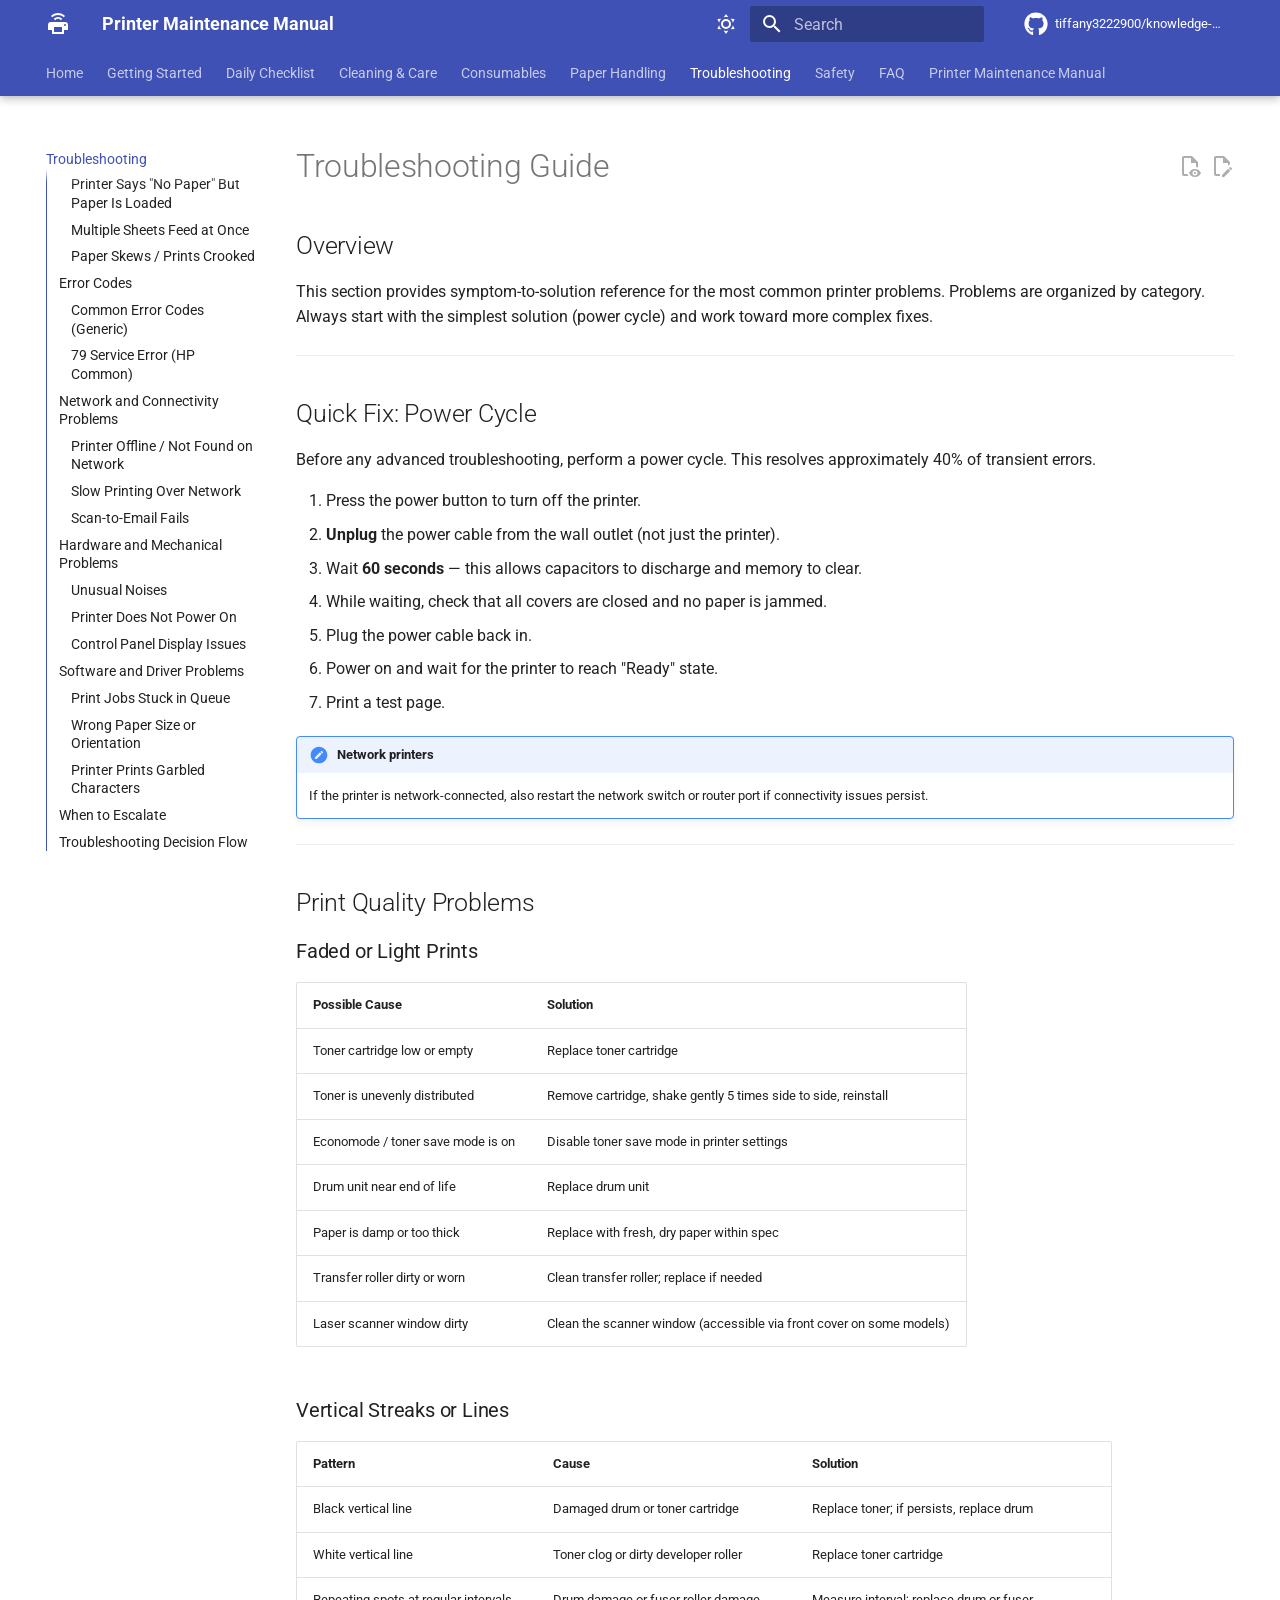
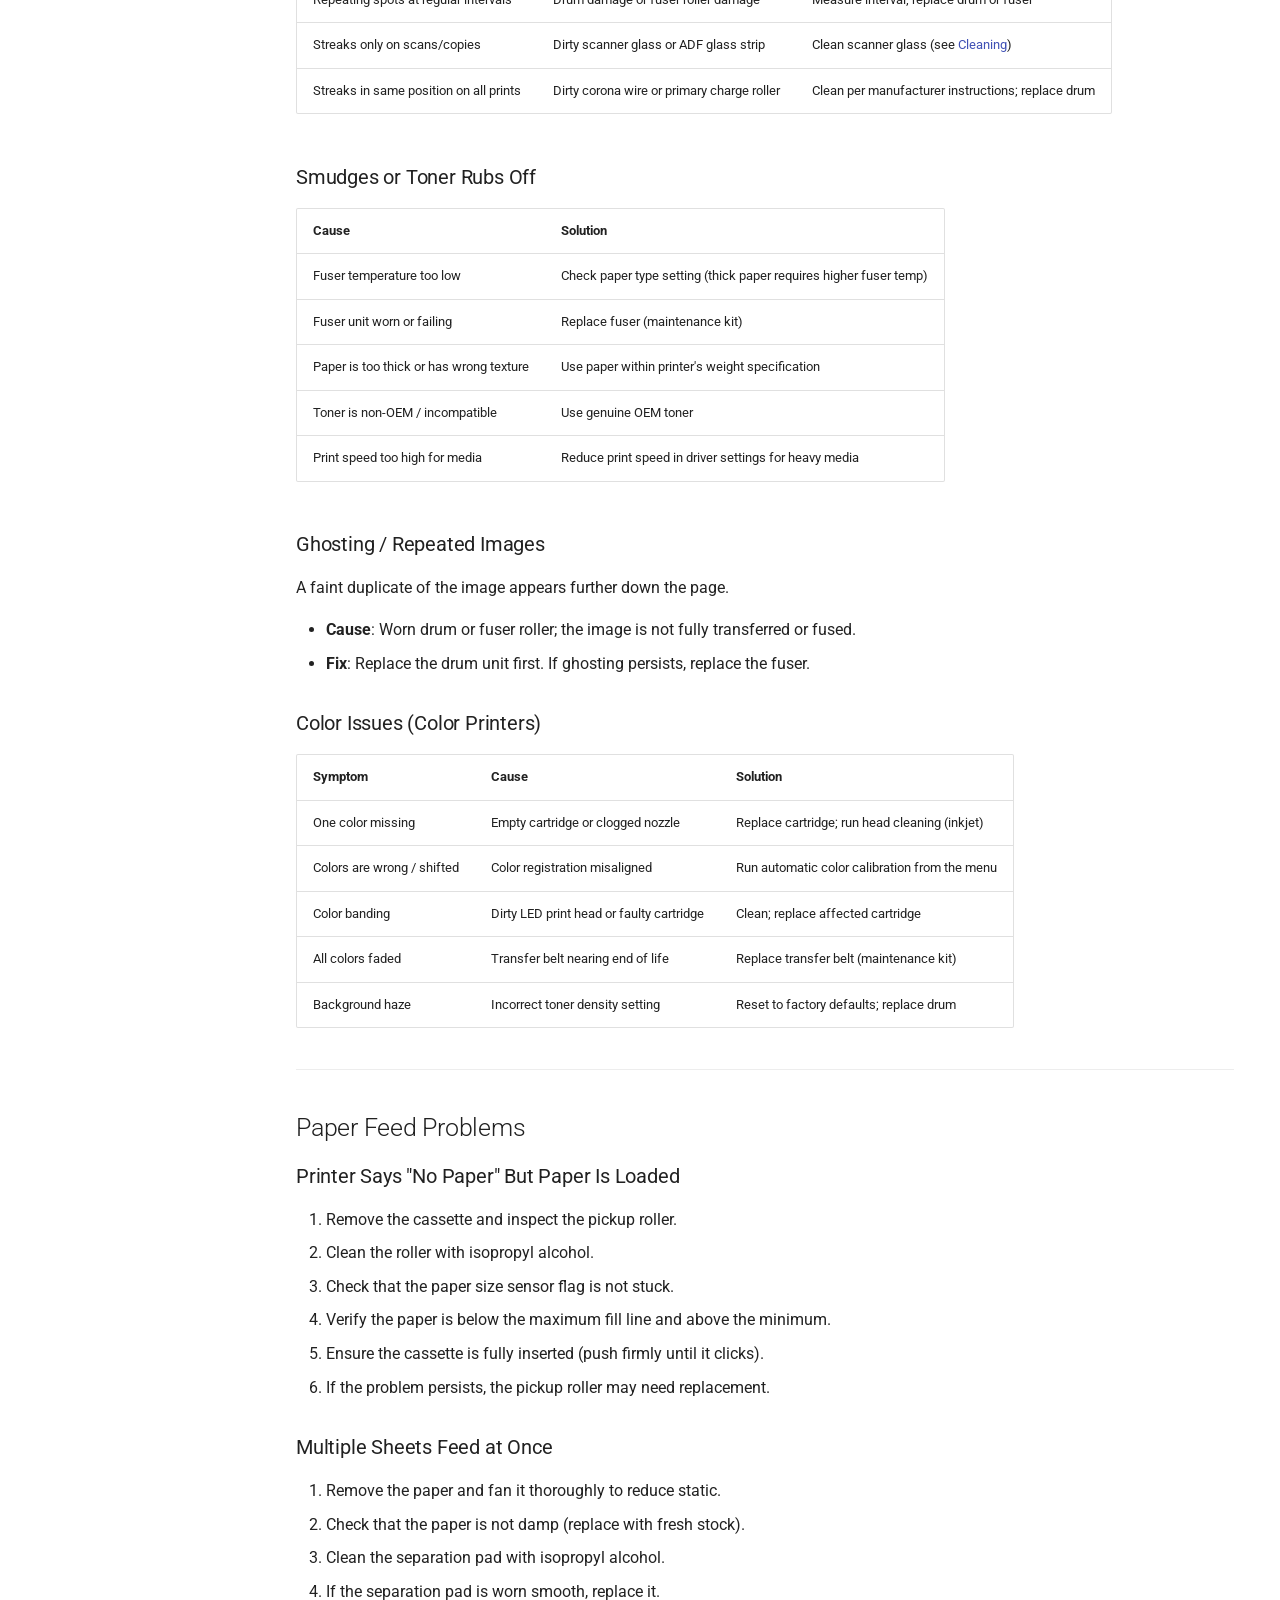
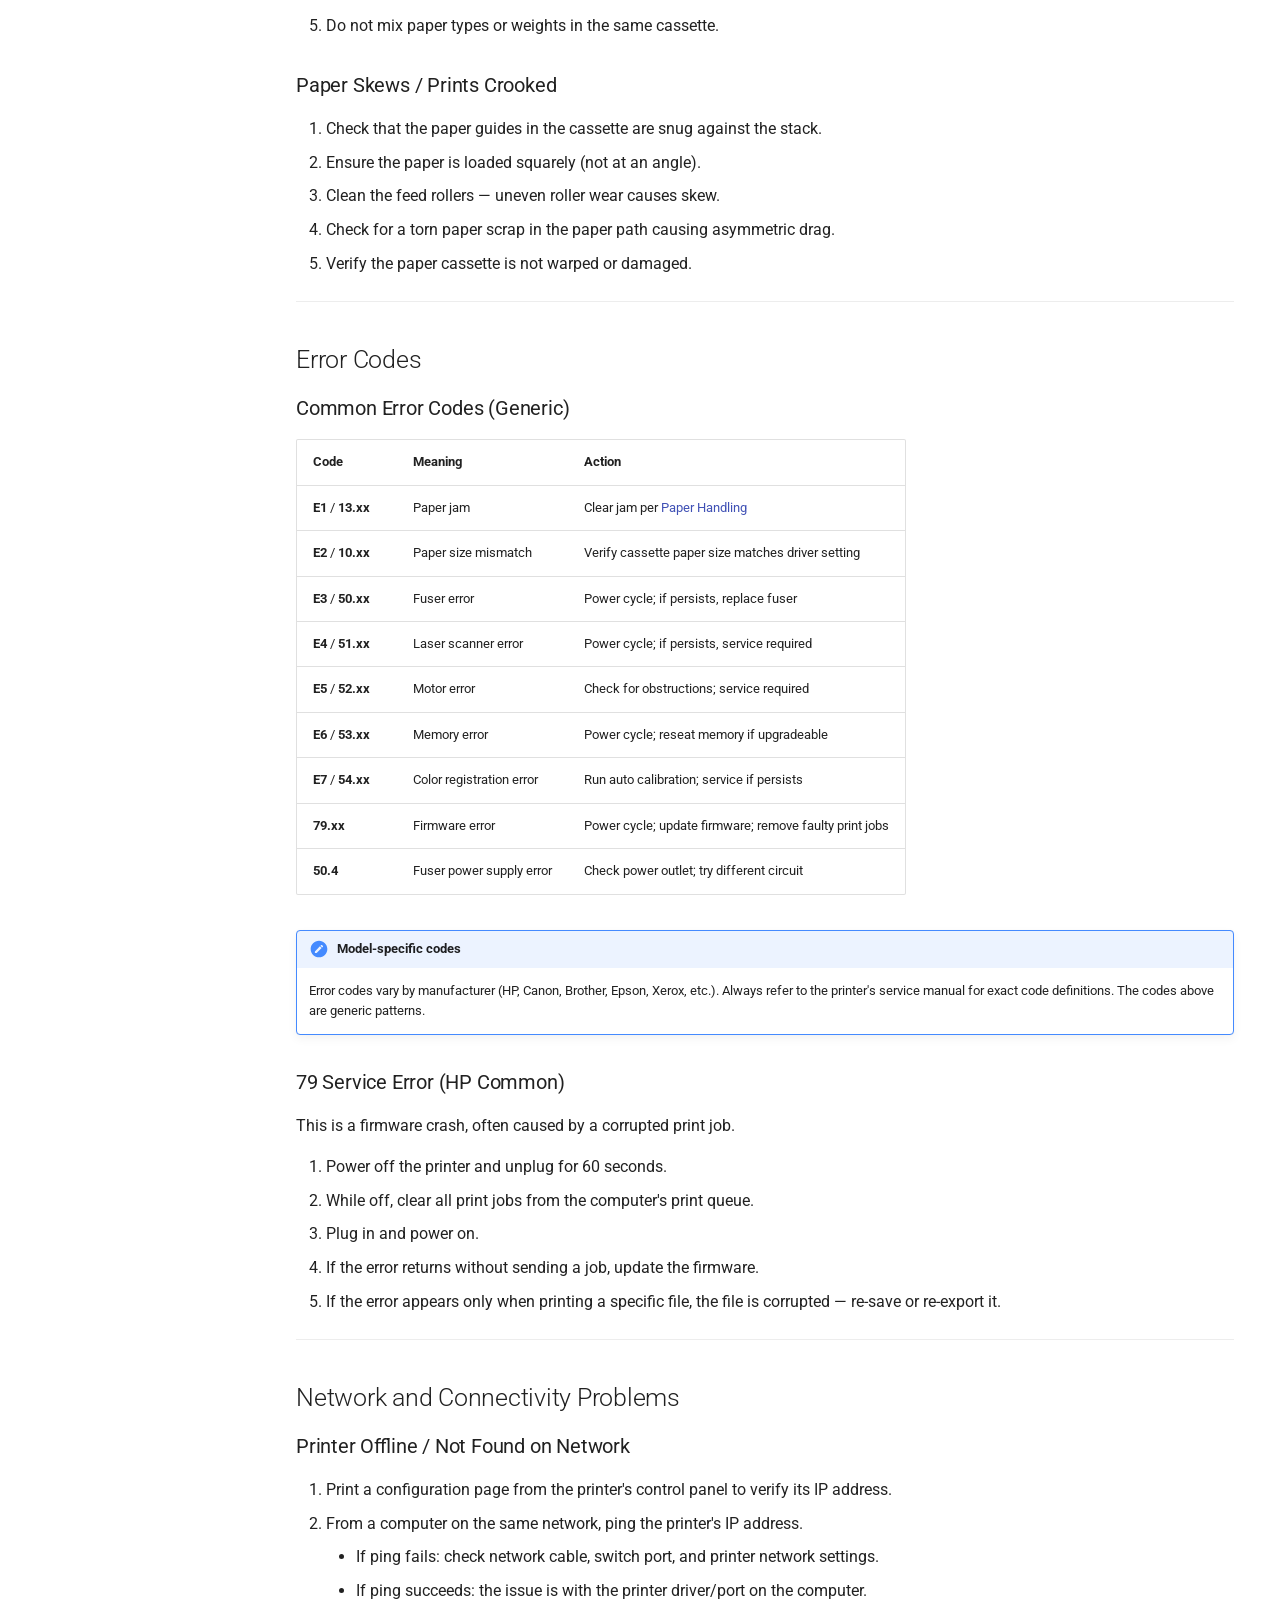
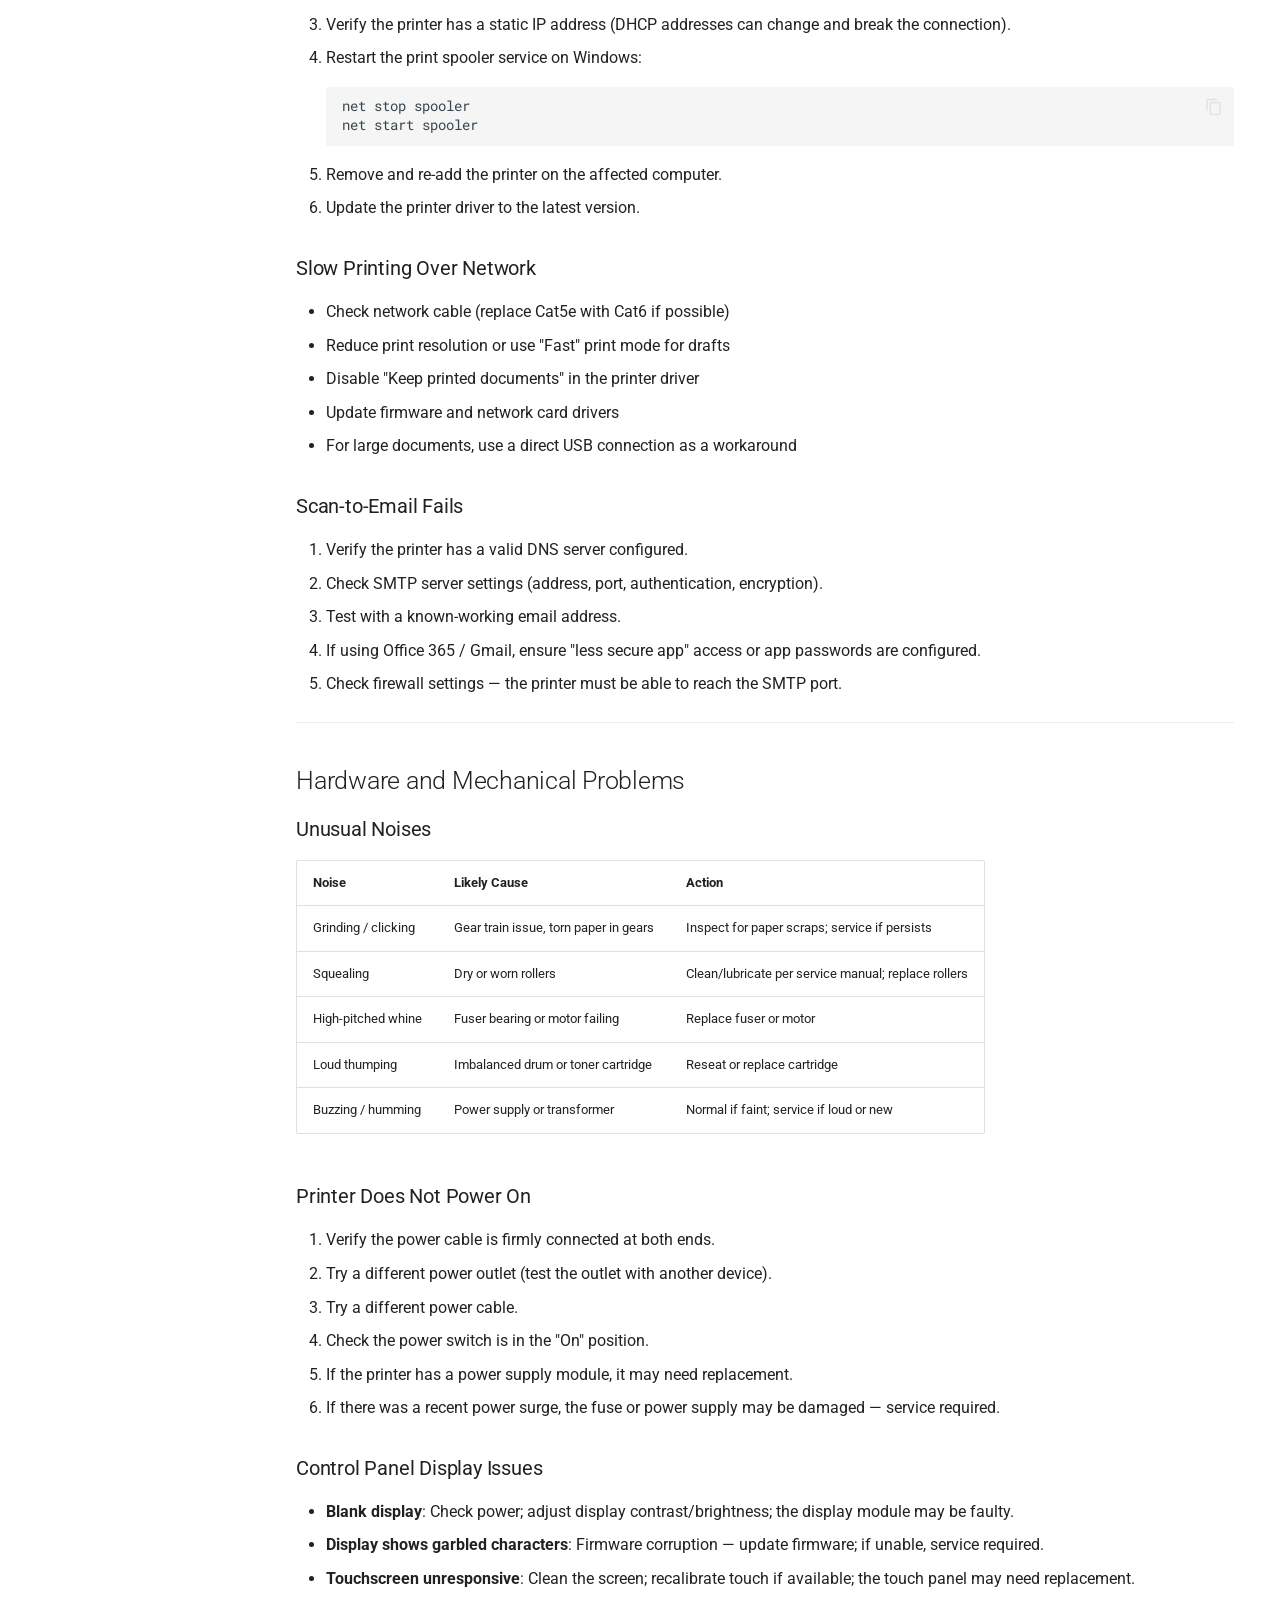
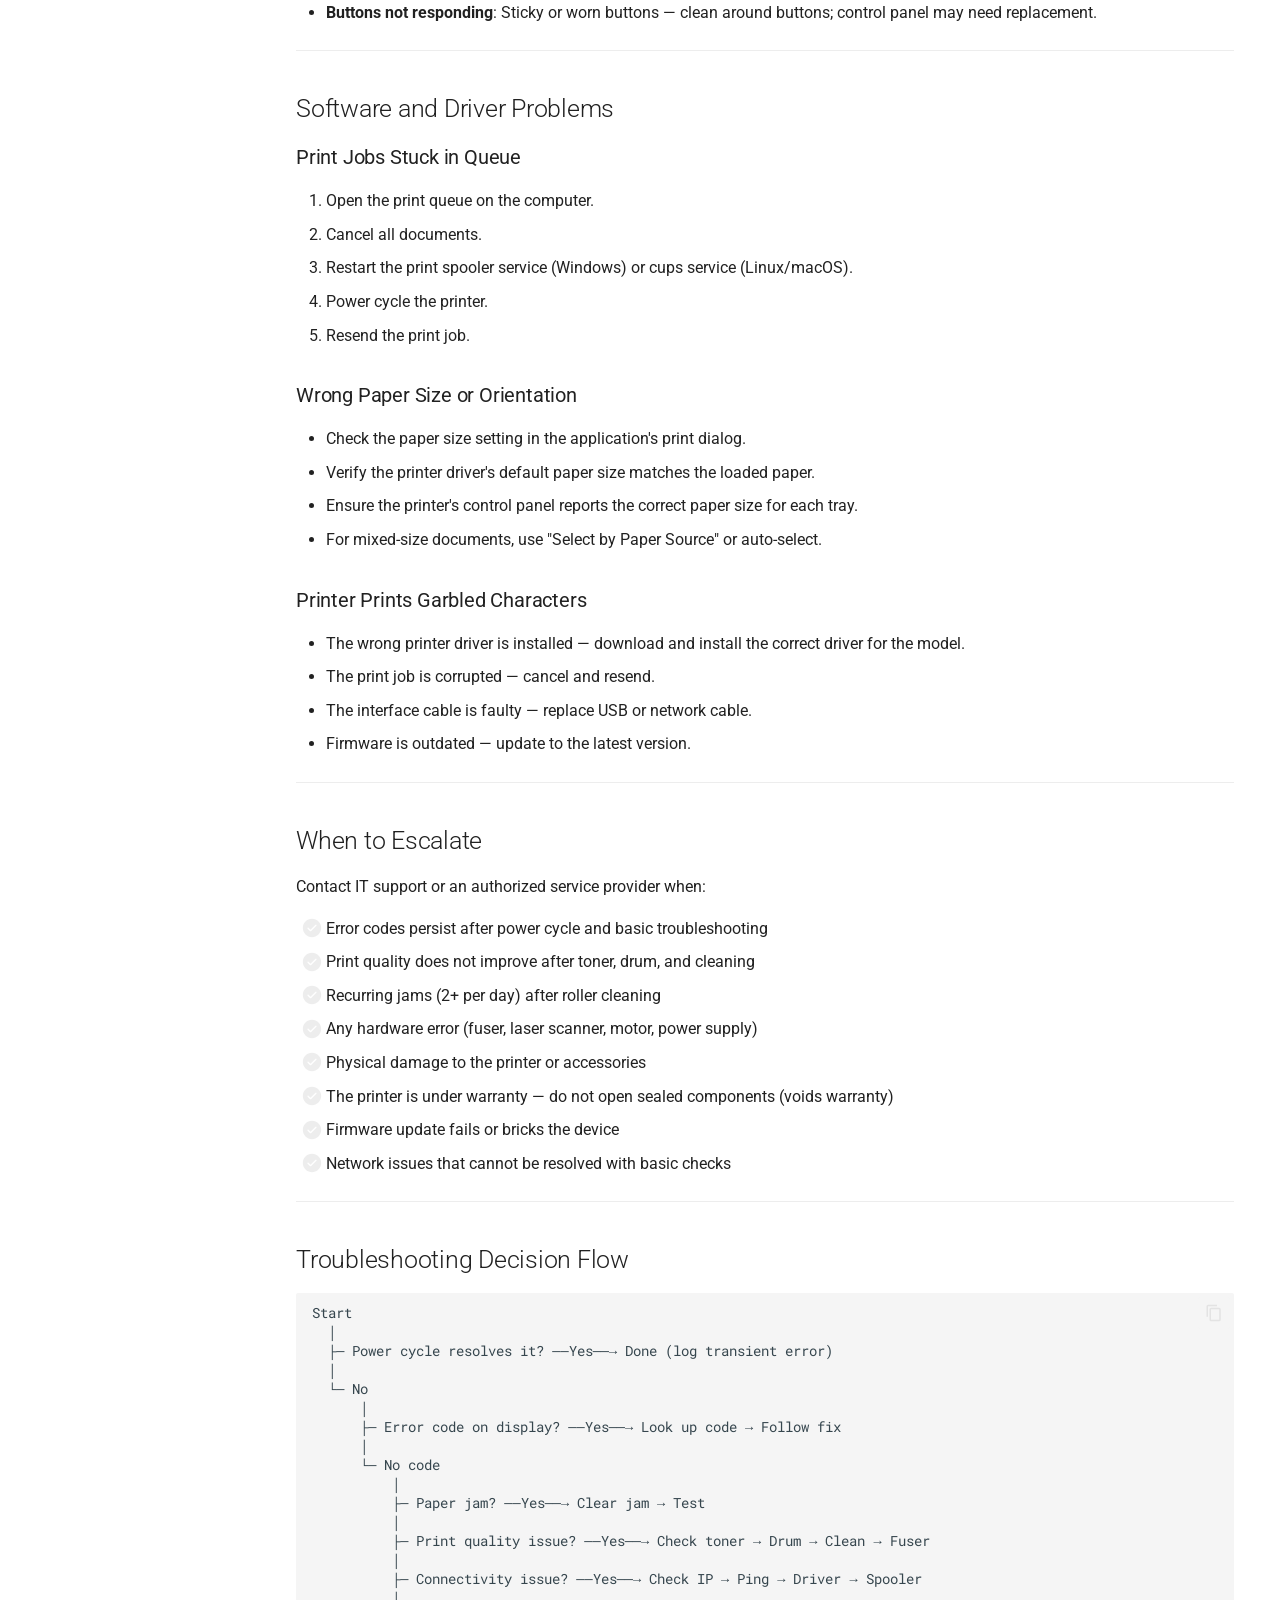
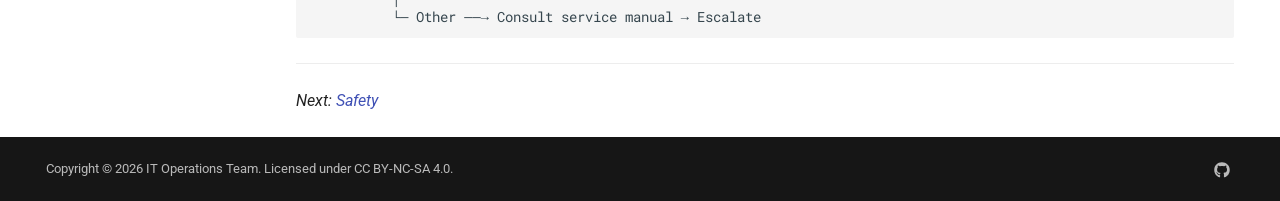
<file: troubleshooting/index.html>
<!doctype html>
<html lang="en" class="no-js">
  <head>
    
      <meta charset="utf-8">
      <meta name="viewport" content="width=device-width,initial-scale=1">
      
        <meta name="description" content="Enterprise-grade daily maintenance and troubleshooting guide for office printers">
      
      
        <meta name="author" content="IT Operations Team">
      
      
        <link rel="canonical" href="https://tiffany3222900.github.io/knowledge-management-system/troubleshooting/">
      
      
        <link rel="prev" href="../paper-handling/">
      
      
        <link rel="next" href="../safety/">
      
      
        
      
      
      <link rel="icon" href="../assets/images/favicon.png">
      <meta name="generator" content="mkdocs-1.6.1, mkdocs-material-9.7.7">
    
    
      
        <title>Troubleshooting - Printer Maintenance Manual</title>
      
    
    
      <link rel="stylesheet" href="../assets/stylesheets/main.ec1eaa64.min.css">
      
        
        <link rel="stylesheet" href="../assets/stylesheets/palette.ab4e12ef.min.css">
      
      


    
    
      
    
    
      
        
        
        <link rel="preconnect" href="https://fonts.gstatic.com" crossorigin>
        <link rel="stylesheet" href="https://fonts.googleapis.com/css?family=Roboto:300,300i,400,400i,700,700i%7CRoboto+Mono:400,400i,700,700i&display=fallback">
        <style>:root{--md-text-font:"Roboto";--md-code-font:"Roboto Mono"}</style>
      
    
    
      <link rel="stylesheet" href="../css/print-site.css">
    
      <link rel="stylesheet" href="../css/print-site-material.css">
    
    <script>__md_scope=new URL("..",location),__md_hash=e=>[...e].reduce(((e,_)=>(e<<5)-e+_.charCodeAt(0)),0),__md_get=(e,_=localStorage,t=__md_scope)=>JSON.parse(_.getItem(t.pathname+"."+e)),__md_set=(e,_,t=localStorage,a=__md_scope)=>{try{t.setItem(a.pathname+"."+e,JSON.stringify(_))}catch(e){}}</script>
    
      

    
    
  </head>
  
  
    
    
      
    
    
    
    
    <body dir="ltr" data-md-color-scheme="default" data-md-color-primary="indigo" data-md-color-accent="indigo">
  
    
    <input class="md-toggle" data-md-toggle="drawer" type="checkbox" id="__drawer" autocomplete="off">
    <input class="md-toggle" data-md-toggle="search" type="checkbox" id="__search" autocomplete="off">
    <label class="md-overlay" for="__drawer"></label>
    <div data-md-component="skip">
      
        
        <a href="#troubleshooting-guide" class="md-skip">
          Skip to content
        </a>
      
    </div>
    <div data-md-component="announce">
      
    </div>
    
    
      

  

<header class="md-header md-header--shadow md-header--lifted" data-md-component="header">
  <nav class="md-header__inner md-grid" aria-label="Header">
    <a href=".." title="Printer Maintenance Manual" class="md-header__button md-logo" aria-label="Printer Maintenance Manual" data-md-component="logo">
      
  
  <svg xmlns="http://www.w3.org/2000/svg" viewBox="0 0 24 24"><path d="m4.93 3.92 1.41 1.41c3.12-3.13 8.19-3.13 11.32 0l1.41-1.41C15.17 0 8.84 0 4.93 3.92m2.83 2.83 1.41 1.41a4.01 4.01 0 0 1 5.66 0l1.41-1.41a6 6 0 0 0-8.48 0M19 14a1 1 0 0 1-1-1 1 1 0 0 1 1-1 1 1 0 0 1 1 1 1 1 0 0 1-1 1m-3 6H8v-5h8zm3-10H5a3 3 0 0 0-3 3v5h4v4h12v-4h4v-5a3 3 0 0 0-3-3"/></svg>

    </a>
    <label class="md-header__button md-icon" for="__drawer">
      
      <svg xmlns="http://www.w3.org/2000/svg" viewBox="0 0 24 24"><path d="M3 6h18v2H3zm0 5h18v2H3zm0 5h18v2H3z"/></svg>
    </label>
    <div class="md-header__title" data-md-component="header-title">
      <div class="md-header__ellipsis">
        <div class="md-header__topic">
          <span class="md-ellipsis">
            Printer Maintenance Manual
          </span>
        </div>
        <div class="md-header__topic" data-md-component="header-topic">
          <span class="md-ellipsis">
            
              Troubleshooting
            
          </span>
        </div>
      </div>
    </div>
    
      
        <form class="md-header__option" data-md-component="palette">
  
    
    
    
    <input class="md-option" data-md-color-media="" data-md-color-scheme="default" data-md-color-primary="indigo" data-md-color-accent="indigo"  aria-label="Switch to dark mode"  type="radio" name="__palette" id="__palette_0">
    
      <label class="md-header__button md-icon" title="Switch to dark mode" for="__palette_1" hidden>
        <svg xmlns="http://www.w3.org/2000/svg" viewBox="0 0 24 24"><path d="M12 7a5 5 0 0 1 5 5 5 5 0 0 1-5 5 5 5 0 0 1-5-5 5 5 0 0 1 5-5m0 2a3 3 0 0 0-3 3 3 3 0 0 0 3 3 3 3 0 0 0 3-3 3 3 0 0 0-3-3m0-7 2.39 3.42C13.65 5.15 12.84 5 12 5s-1.65.15-2.39.42zM3.34 7l4.16-.35A7.2 7.2 0 0 0 5.94 8.5c-.44.74-.69 1.5-.83 2.29zm.02 10 1.76-3.77a7.131 7.131 0 0 0 2.38 4.14zM20.65 7l-1.77 3.79a7.02 7.02 0 0 0-2.38-4.15zm-.01 10-4.14.36c.59-.51 1.12-1.14 1.54-1.86.42-.73.69-1.5.83-2.29zM12 22l-2.41-3.44c.74.27 1.55.44 2.41.44.82 0 1.63-.17 2.37-.44z"/></svg>
      </label>
    
  
    
    
    
    <input class="md-option" data-md-color-media="" data-md-color-scheme="slate" data-md-color-primary="indigo" data-md-color-accent="indigo"  aria-label="Switch to light mode"  type="radio" name="__palette" id="__palette_1">
    
      <label class="md-header__button md-icon" title="Switch to light mode" for="__palette_0" hidden>
        <svg xmlns="http://www.w3.org/2000/svg" viewBox="0 0 24 24"><path d="m17.75 4.09-2.53 1.94.91 3.06-2.63-1.81-2.63 1.81.91-3.06-2.53-1.94L12.44 4l1.06-3 1.06 3zm3.5 6.91-1.64 1.25.59 1.98-1.7-1.17-1.7 1.17.59-1.98L15.75 11l2.06-.05L18.5 9l.69 1.95zm-2.28 4.95c.83-.08 1.72 1.1 1.19 1.85-.32.45-.66.87-1.08 1.27C15.17 23 8.84 23 4.94 19.07c-3.91-3.9-3.91-10.24 0-14.14.4-.4.82-.76 1.27-1.08.75-.53 1.93.36 1.85 1.19-.27 2.86.69 5.83 2.89 8.02a9.96 9.96 0 0 0 8.02 2.89m-1.64 2.02a12.08 12.08 0 0 1-7.8-3.47c-2.17-2.19-3.33-5-3.49-7.82-2.81 3.14-2.7 7.96.31 10.98 3.02 3.01 7.84 3.12 10.98.31"/></svg>
      </label>
    
  
</form>
      
    
    
      <script>var palette=__md_get("__palette");if(palette&&palette.color){if("(prefers-color-scheme)"===palette.color.media){var media=matchMedia("(prefers-color-scheme: light)"),input=document.querySelector(media.matches?"[data-md-color-media='(prefers-color-scheme: light)']":"[data-md-color-media='(prefers-color-scheme: dark)']");palette.color.media=input.getAttribute("data-md-color-media"),palette.color.scheme=input.getAttribute("data-md-color-scheme"),palette.color.primary=input.getAttribute("data-md-color-primary"),palette.color.accent=input.getAttribute("data-md-color-accent")}for(var[key,value]of Object.entries(palette.color))document.body.setAttribute("data-md-color-"+key,value)}</script>
    
    
    
      
      
        <label class="md-header__button md-icon" for="__search">
          
          <svg xmlns="http://www.w3.org/2000/svg" viewBox="0 0 24 24"><path d="M9.5 3A6.5 6.5 0 0 1 16 9.5c0 1.61-.59 3.09-1.56 4.23l.27.27h.79l5 5-1.5 1.5-5-5v-.79l-.27-.27A6.52 6.52 0 0 1 9.5 16 6.5 6.5 0 0 1 3 9.5 6.5 6.5 0 0 1 9.5 3m0 2C7 5 5 7 5 9.5S7 14 9.5 14 14 12 14 9.5 12 5 9.5 5"/></svg>
        </label>
        <div class="md-search" data-md-component="search" role="dialog">
  <label class="md-search__overlay" for="__search"></label>
  <div class="md-search__inner" role="search">
    <form class="md-search__form" name="search">
      <input type="text" class="md-search__input" name="query" aria-label="Search" placeholder="Search" autocapitalize="off" autocorrect="off" autocomplete="off" spellcheck="false" data-md-component="search-query" required>
      <label class="md-search__icon md-icon" for="__search">
        
        <svg xmlns="http://www.w3.org/2000/svg" viewBox="0 0 24 24"><path d="M9.5 3A6.5 6.5 0 0 1 16 9.5c0 1.61-.59 3.09-1.56 4.23l.27.27h.79l5 5-1.5 1.5-5-5v-.79l-.27-.27A6.52 6.52 0 0 1 9.5 16 6.5 6.5 0 0 1 3 9.5 6.5 6.5 0 0 1 9.5 3m0 2C7 5 5 7 5 9.5S7 14 9.5 14 14 12 14 9.5 12 5 9.5 5"/></svg>
        
        <svg xmlns="http://www.w3.org/2000/svg" viewBox="0 0 24 24"><path d="M20 11v2H8l5.5 5.5-1.42 1.42L4.16 12l7.92-7.92L13.5 5.5 8 11z"/></svg>
      </label>
      <nav class="md-search__options" aria-label="Search">
        
          <a href="javascript:void(0)" class="md-search__icon md-icon" title="Share" aria-label="Share" data-clipboard data-clipboard-text="" data-md-component="search-share" tabindex="-1">
            
            <svg xmlns="http://www.w3.org/2000/svg" viewBox="0 0 24 24"><path d="M18 16.08c-.76 0-1.44.3-1.96.77L8.91 12.7c.05-.23.09-.46.09-.7s-.04-.47-.09-.7l7.05-4.11c.54.5 1.25.81 2.04.81a3 3 0 0 0 3-3 3 3 0 0 0-3-3 3 3 0 0 0-3 3c0 .24.04.47.09.7L8.04 9.81C7.5 9.31 6.79 9 6 9a3 3 0 0 0-3 3 3 3 0 0 0 3 3c.79 0 1.5-.31 2.04-.81l7.12 4.15c-.05.21-.08.43-.08.66 0 1.61 1.31 2.91 2.92 2.91s2.92-1.3 2.92-2.91A2.92 2.92 0 0 0 18 16.08"/></svg>
          </a>
        
        <button type="reset" class="md-search__icon md-icon" title="Clear" aria-label="Clear" tabindex="-1">
          
          <svg xmlns="http://www.w3.org/2000/svg" viewBox="0 0 24 24"><path d="M19 6.41 17.59 5 12 10.59 6.41 5 5 6.41 10.59 12 5 17.59 6.41 19 12 13.41 17.59 19 19 17.59 13.41 12z"/></svg>
        </button>
      </nav>
      
        <div class="md-search__suggest" data-md-component="search-suggest"></div>
      
    </form>
    <div class="md-search__output">
      <div class="md-search__scrollwrap" tabindex="0" data-md-scrollfix>
        <div class="md-search-result" data-md-component="search-result">
          <div class="md-search-result__meta">
            Initializing search
          </div>
          <ol class="md-search-result__list" role="presentation"></ol>
        </div>
      </div>
    </div>
  </div>
</div>
      
    
    
      <div class="md-header__source">
        <a href="https://github.com/tiffany3222900/knowledge-management-system" title="Go to repository" class="md-source" data-md-component="source">
  <div class="md-source__icon md-icon">
    
    <svg xmlns="http://www.w3.org/2000/svg" viewBox="0 0 512 512"><!--! Font Awesome Free 7.1.0 by @fontawesome - https://fontawesome.com License - https://fontawesome.com/license/free (Icons: CC BY 4.0, Fonts: SIL OFL 1.1, Code: MIT License) Copyright 2025 Fonticons, Inc.--><path d="M173.9 397.4c0 2-2.3 3.6-5.2 3.6-3.3.3-5.6-1.3-5.6-3.6 0-2 2.3-3.6 5.2-3.6 3-.3 5.6 1.3 5.6 3.6m-31.1-4.5c-.7 2 1.3 4.3 4.3 4.9 2.6 1 5.6 0 6.2-2s-1.3-4.3-4.3-5.2c-2.6-.7-5.5.3-6.2 2.3m44.2-1.7c-2.9.7-4.9 2.6-4.6 4.9.3 2 2.9 3.3 5.9 2.6 2.9-.7 4.9-2.6 4.6-4.6-.3-1.9-3-3.2-5.9-2.9M252.8 8C114.1 8 8 113.3 8 252c0 110.9 69.8 205.8 169.5 239.2 12.8 2.3 17.3-5.6 17.3-12.1 0-6.2-.3-40.4-.3-61.4 0 0-70 15-84.7-29.8 0 0-11.4-29.1-27.8-36.6 0 0-22.9-15.7 1.6-15.4 0 0 24.9 2 38.6 25.8 21.9 38.6 58.6 27.5 72.9 20.9 2.3-16 8.8-27.1 16-33.7-55.9-6.2-112.3-14.3-112.3-110.5 0-27.5 7.6-41.3 23.6-58.9-2.6-6.5-11.1-33.3 2.6-67.9 20.9-6.5 69 27 69 27 20-5.6 41.5-8.5 62.8-8.5s42.8 2.9 62.8 8.5c0 0 48.1-33.6 69-27 13.7 34.7 5.2 61.4 2.6 67.9 16 17.7 25.8 31.5 25.8 58.9 0 96.5-58.9 104.2-114.8 110.5 9.2 7.9 17 22.9 17 46.4 0 33.7-.3 75.4-.3 83.6 0 6.5 4.6 14.4 17.3 12.1C436.2 457.8 504 362.9 504 252 504 113.3 391.5 8 252.8 8M105.2 352.9c-1.3 1-1 3.3.7 5.2 1.6 1.6 3.9 2.3 5.2 1 1.3-1 1-3.3-.7-5.2-1.6-1.6-3.9-2.3-5.2-1m-10.8-8.1c-.7 1.3.3 2.9 2.3 3.9 1.6 1 3.6.7 4.3-.7.7-1.3-.3-2.9-2.3-3.9-2-.6-3.6-.3-4.3.7m32.4 35.6c-1.6 1.3-1 4.3 1.3 6.2 2.3 2.3 5.2 2.6 6.5 1 1.3-1.3.7-4.3-1.3-6.2-2.2-2.3-5.2-2.6-6.5-1m-11.4-14.7c-1.6 1-1.6 3.6 0 5.9s4.3 3.3 5.6 2.3c1.6-1.3 1.6-3.9 0-6.2-1.4-2.3-4-3.3-5.6-2"/></svg>
  </div>
  <div class="md-source__repository">
    tiffany3222900/knowledge-management-system
  </div>
</a>
      </div>
    
  </nav>
  
    
      
<nav class="md-tabs" aria-label="Tabs" data-md-component="tabs">
  <div class="md-grid">
    <ul class="md-tabs__list">
      
        
  
  
  
  
    <li class="md-tabs__item">
      <a href=".." class="md-tabs__link">
        
  
  
    
  
  Home

      </a>
    </li>
  

      
        
  
  
  
  
    <li class="md-tabs__item">
      <a href="../getting-started/" class="md-tabs__link">
        
  
  
    
  
  Getting Started

      </a>
    </li>
  

      
        
  
  
  
  
    <li class="md-tabs__item">
      <a href="../daily-checklist/" class="md-tabs__link">
        
  
  
    
  
  Daily Checklist

      </a>
    </li>
  

      
        
  
  
  
  
    <li class="md-tabs__item">
      <a href="../cleaning/" class="md-tabs__link">
        
  
  
    
  
  Cleaning & Care

      </a>
    </li>
  

      
        
  
  
  
  
    <li class="md-tabs__item">
      <a href="../consumables/" class="md-tabs__link">
        
  
  
    
  
  Consumables

      </a>
    </li>
  

      
        
  
  
  
  
    <li class="md-tabs__item">
      <a href="../paper-handling/" class="md-tabs__link">
        
  
  
    
  
  Paper Handling

      </a>
    </li>
  

      
        
  
  
  
    
  
  
    <li class="md-tabs__item md-tabs__item--active">
      <a href="./" class="md-tabs__link">
        
  
  
    
  
  Troubleshooting

      </a>
    </li>
  

      
        
  
  
  
  
    <li class="md-tabs__item">
      <a href="../safety/" class="md-tabs__link">
        
  
  
    
  
  Safety

      </a>
    </li>
  

      
        
  
  
  
  
    <li class="md-tabs__item">
      <a href="../faq/" class="md-tabs__link">
        
  
  
    
  
  FAQ

      </a>
    </li>
  

      
        
  
  
  
  
    <li class="md-tabs__item">
      <a href="../print_page/" class="md-tabs__link">
        
  
  
    
  
  Printer Maintenance Manual

      </a>
    </li>
  

      
    </ul>
  </div>
</nav>
    
  
</header>
    
    <div class="md-container" data-md-component="container">
      
      
        
      
      <main class="md-main" data-md-component="main">
        <div class="md-main__inner md-grid">
          
            
              
              <div class="md-sidebar md-sidebar--primary" data-md-component="sidebar" data-md-type="navigation" >
                <div class="md-sidebar__scrollwrap">
                  <div class="md-sidebar__inner">
                    


  


  

<nav class="md-nav md-nav--primary md-nav--lifted md-nav--integrated" aria-label="Navigation" data-md-level="0">
  <label class="md-nav__title" for="__drawer">
    <a href=".." title="Printer Maintenance Manual" class="md-nav__button md-logo" aria-label="Printer Maintenance Manual" data-md-component="logo">
      
  
  <svg xmlns="http://www.w3.org/2000/svg" viewBox="0 0 24 24"><path d="m4.93 3.92 1.41 1.41c3.12-3.13 8.19-3.13 11.32 0l1.41-1.41C15.17 0 8.84 0 4.93 3.92m2.83 2.83 1.41 1.41a4.01 4.01 0 0 1 5.66 0l1.41-1.41a6 6 0 0 0-8.48 0M19 14a1 1 0 0 1-1-1 1 1 0 0 1 1-1 1 1 0 0 1 1 1 1 1 0 0 1-1 1m-3 6H8v-5h8zm3-10H5a3 3 0 0 0-3 3v5h4v4h12v-4h4v-5a3 3 0 0 0-3-3"/></svg>

    </a>
    Printer Maintenance Manual
  </label>
  
    <div class="md-nav__source">
      <a href="https://github.com/tiffany3222900/knowledge-management-system" title="Go to repository" class="md-source" data-md-component="source">
  <div class="md-source__icon md-icon">
    
    <svg xmlns="http://www.w3.org/2000/svg" viewBox="0 0 512 512"><!--! Font Awesome Free 7.1.0 by @fontawesome - https://fontawesome.com License - https://fontawesome.com/license/free (Icons: CC BY 4.0, Fonts: SIL OFL 1.1, Code: MIT License) Copyright 2025 Fonticons, Inc.--><path d="M173.9 397.4c0 2-2.3 3.6-5.2 3.6-3.3.3-5.6-1.3-5.6-3.6 0-2 2.3-3.6 5.2-3.6 3-.3 5.6 1.3 5.6 3.6m-31.1-4.5c-.7 2 1.3 4.3 4.3 4.9 2.6 1 5.6 0 6.2-2s-1.3-4.3-4.3-5.2c-2.6-.7-5.5.3-6.2 2.3m44.2-1.7c-2.9.7-4.9 2.6-4.6 4.9.3 2 2.9 3.3 5.9 2.6 2.9-.7 4.9-2.6 4.6-4.6-.3-1.9-3-3.2-5.9-2.9M252.8 8C114.1 8 8 113.3 8 252c0 110.9 69.8 205.8 169.5 239.2 12.8 2.3 17.3-5.6 17.3-12.1 0-6.2-.3-40.4-.3-61.4 0 0-70 15-84.7-29.8 0 0-11.4-29.1-27.8-36.6 0 0-22.9-15.7 1.6-15.4 0 0 24.9 2 38.6 25.8 21.9 38.6 58.6 27.5 72.9 20.9 2.3-16 8.8-27.1 16-33.7-55.9-6.2-112.3-14.3-112.3-110.5 0-27.5 7.6-41.3 23.6-58.9-2.6-6.5-11.1-33.3 2.6-67.9 20.9-6.5 69 27 69 27 20-5.6 41.5-8.5 62.8-8.5s42.8 2.9 62.8 8.5c0 0 48.1-33.6 69-27 13.7 34.7 5.2 61.4 2.6 67.9 16 17.7 25.8 31.5 25.8 58.9 0 96.5-58.9 104.2-114.8 110.5 9.2 7.9 17 22.9 17 46.4 0 33.7-.3 75.4-.3 83.6 0 6.5 4.6 14.4 17.3 12.1C436.2 457.8 504 362.9 504 252 504 113.3 391.5 8 252.8 8M105.2 352.9c-1.3 1-1 3.3.7 5.2 1.6 1.6 3.9 2.3 5.2 1 1.3-1 1-3.3-.7-5.2-1.6-1.6-3.9-2.3-5.2-1m-10.8-8.1c-.7 1.3.3 2.9 2.3 3.9 1.6 1 3.6.7 4.3-.7.7-1.3-.3-2.9-2.3-3.9-2-.6-3.6-.3-4.3.7m32.4 35.6c-1.6 1.3-1 4.3 1.3 6.2 2.3 2.3 5.2 2.6 6.5 1 1.3-1.3.7-4.3-1.3-6.2-2.2-2.3-5.2-2.6-6.5-1m-11.4-14.7c-1.6 1-1.6 3.6 0 5.9s4.3 3.3 5.6 2.3c1.6-1.3 1.6-3.9 0-6.2-1.4-2.3-4-3.3-5.6-2"/></svg>
  </div>
  <div class="md-source__repository">
    tiffany3222900/knowledge-management-system
  </div>
</a>
    </div>
  
  <ul class="md-nav__list" data-md-scrollfix>
    
      
      
  
  
  
  
    <li class="md-nav__item">
      <a href=".." class="md-nav__link">
        
  
  
  <span class="md-ellipsis">
    
  
    Home
  

    
  </span>
  
  

      </a>
    </li>
  

    
      
      
  
  
  
  
    <li class="md-nav__item">
      <a href="../getting-started/" class="md-nav__link">
        
  
  
  <span class="md-ellipsis">
    
  
    Getting Started
  

    
  </span>
  
  

      </a>
    </li>
  

    
      
      
  
  
  
  
    <li class="md-nav__item">
      <a href="../daily-checklist/" class="md-nav__link">
        
  
  
  <span class="md-ellipsis">
    
  
    Daily Checklist
  

    
  </span>
  
  

      </a>
    </li>
  

    
      
      
  
  
  
  
    <li class="md-nav__item">
      <a href="../cleaning/" class="md-nav__link">
        
  
  
  <span class="md-ellipsis">
    
  
    Cleaning & Care
  

    
  </span>
  
  

      </a>
    </li>
  

    
      
      
  
  
  
  
    <li class="md-nav__item">
      <a href="../consumables/" class="md-nav__link">
        
  
  
  <span class="md-ellipsis">
    
  
    Consumables
  

    
  </span>
  
  

      </a>
    </li>
  

    
      
      
  
  
  
  
    <li class="md-nav__item">
      <a href="../paper-handling/" class="md-nav__link">
        
  
  
  <span class="md-ellipsis">
    
  
    Paper Handling
  

    
  </span>
  
  

      </a>
    </li>
  

    
      
      
  
  
    
  
  
  
    <li class="md-nav__item md-nav__item--active">
      
      <input class="md-nav__toggle md-toggle" type="checkbox" id="__toc">
      
      
        
      
      
        <label class="md-nav__link md-nav__link--active" for="__toc">
          
  
  
  <span class="md-ellipsis">
    
  
    Troubleshooting
  

    
  </span>
  
  

          <span class="md-nav__icon md-icon"></span>
        </label>
      
      <a href="./" class="md-nav__link md-nav__link--active">
        
  
  
  <span class="md-ellipsis">
    
  
    Troubleshooting
  

    
  </span>
  
  

      </a>
      
        

<nav class="md-nav md-nav--secondary" aria-label="Table of contents">
  
  
  
    
  
  
    <label class="md-nav__title" for="__toc">
      <span class="md-nav__icon md-icon"></span>
      Table of contents
    </label>
    <ul class="md-nav__list" data-md-component="toc" data-md-scrollfix>
      
        <li class="md-nav__item">
  <a href="#overview" class="md-nav__link">
    <span class="md-ellipsis">
      
        Overview
      
    </span>
  </a>
  
</li>
      
        <li class="md-nav__item">
  <a href="#quick-fix-power-cycle" class="md-nav__link">
    <span class="md-ellipsis">
      
        Quick Fix: Power Cycle
      
    </span>
  </a>
  
</li>
      
        <li class="md-nav__item">
  <a href="#print-quality-problems" class="md-nav__link">
    <span class="md-ellipsis">
      
        Print Quality Problems
      
    </span>
  </a>
  
    <nav class="md-nav" aria-label="Print Quality Problems">
      <ul class="md-nav__list">
        
          <li class="md-nav__item">
  <a href="#faded-or-light-prints" class="md-nav__link">
    <span class="md-ellipsis">
      
        Faded or Light Prints
      
    </span>
  </a>
  
</li>
        
          <li class="md-nav__item">
  <a href="#vertical-streaks-or-lines" class="md-nav__link">
    <span class="md-ellipsis">
      
        Vertical Streaks or Lines
      
    </span>
  </a>
  
</li>
        
          <li class="md-nav__item">
  <a href="#smudges-or-toner-rubs-off" class="md-nav__link">
    <span class="md-ellipsis">
      
        Smudges or Toner Rubs Off
      
    </span>
  </a>
  
</li>
        
          <li class="md-nav__item">
  <a href="#ghosting-repeated-images" class="md-nav__link">
    <span class="md-ellipsis">
      
        Ghosting / Repeated Images
      
    </span>
  </a>
  
</li>
        
          <li class="md-nav__item">
  <a href="#color-issues-color-printers" class="md-nav__link">
    <span class="md-ellipsis">
      
        Color Issues (Color Printers)
      
    </span>
  </a>
  
</li>
        
      </ul>
    </nav>
  
</li>
      
        <li class="md-nav__item">
  <a href="#paper-feed-problems" class="md-nav__link">
    <span class="md-ellipsis">
      
        Paper Feed Problems
      
    </span>
  </a>
  
    <nav class="md-nav" aria-label="Paper Feed Problems">
      <ul class="md-nav__list">
        
          <li class="md-nav__item">
  <a href="#printer-says-no-paper-but-paper-is-loaded" class="md-nav__link">
    <span class="md-ellipsis">
      
        Printer Says "No Paper" But Paper Is Loaded
      
    </span>
  </a>
  
</li>
        
          <li class="md-nav__item">
  <a href="#multiple-sheets-feed-at-once" class="md-nav__link">
    <span class="md-ellipsis">
      
        Multiple Sheets Feed at Once
      
    </span>
  </a>
  
</li>
        
          <li class="md-nav__item">
  <a href="#paper-skews-prints-crooked" class="md-nav__link">
    <span class="md-ellipsis">
      
        Paper Skews / Prints Crooked
      
    </span>
  </a>
  
</li>
        
      </ul>
    </nav>
  
</li>
      
        <li class="md-nav__item">
  <a href="#error-codes" class="md-nav__link">
    <span class="md-ellipsis">
      
        Error Codes
      
    </span>
  </a>
  
    <nav class="md-nav" aria-label="Error Codes">
      <ul class="md-nav__list">
        
          <li class="md-nav__item">
  <a href="#common-error-codes-generic" class="md-nav__link">
    <span class="md-ellipsis">
      
        Common Error Codes (Generic)
      
    </span>
  </a>
  
</li>
        
          <li class="md-nav__item">
  <a href="#79-service-error-hp-common" class="md-nav__link">
    <span class="md-ellipsis">
      
        79 Service Error (HP Common)
      
    </span>
  </a>
  
</li>
        
      </ul>
    </nav>
  
</li>
      
        <li class="md-nav__item">
  <a href="#network-and-connectivity-problems" class="md-nav__link">
    <span class="md-ellipsis">
      
        Network and Connectivity Problems
      
    </span>
  </a>
  
    <nav class="md-nav" aria-label="Network and Connectivity Problems">
      <ul class="md-nav__list">
        
          <li class="md-nav__item">
  <a href="#printer-offline-not-found-on-network" class="md-nav__link">
    <span class="md-ellipsis">
      
        Printer Offline / Not Found on Network
      
    </span>
  </a>
  
</li>
        
          <li class="md-nav__item">
  <a href="#slow-printing-over-network" class="md-nav__link">
    <span class="md-ellipsis">
      
        Slow Printing Over Network
      
    </span>
  </a>
  
</li>
        
          <li class="md-nav__item">
  <a href="#scan-to-email-fails" class="md-nav__link">
    <span class="md-ellipsis">
      
        Scan-to-Email Fails
      
    </span>
  </a>
  
</li>
        
      </ul>
    </nav>
  
</li>
      
        <li class="md-nav__item">
  <a href="#hardware-and-mechanical-problems" class="md-nav__link">
    <span class="md-ellipsis">
      
        Hardware and Mechanical Problems
      
    </span>
  </a>
  
    <nav class="md-nav" aria-label="Hardware and Mechanical Problems">
      <ul class="md-nav__list">
        
          <li class="md-nav__item">
  <a href="#unusual-noises" class="md-nav__link">
    <span class="md-ellipsis">
      
        Unusual Noises
      
    </span>
  </a>
  
</li>
        
          <li class="md-nav__item">
  <a href="#printer-does-not-power-on" class="md-nav__link">
    <span class="md-ellipsis">
      
        Printer Does Not Power On
      
    </span>
  </a>
  
</li>
        
          <li class="md-nav__item">
  <a href="#control-panel-display-issues" class="md-nav__link">
    <span class="md-ellipsis">
      
        Control Panel Display Issues
      
    </span>
  </a>
  
</li>
        
      </ul>
    </nav>
  
</li>
      
        <li class="md-nav__item">
  <a href="#software-and-driver-problems" class="md-nav__link">
    <span class="md-ellipsis">
      
        Software and Driver Problems
      
    </span>
  </a>
  
    <nav class="md-nav" aria-label="Software and Driver Problems">
      <ul class="md-nav__list">
        
          <li class="md-nav__item">
  <a href="#print-jobs-stuck-in-queue" class="md-nav__link">
    <span class="md-ellipsis">
      
        Print Jobs Stuck in Queue
      
    </span>
  </a>
  
</li>
        
          <li class="md-nav__item">
  <a href="#wrong-paper-size-or-orientation" class="md-nav__link">
    <span class="md-ellipsis">
      
        Wrong Paper Size or Orientation
      
    </span>
  </a>
  
</li>
        
          <li class="md-nav__item">
  <a href="#printer-prints-garbled-characters" class="md-nav__link">
    <span class="md-ellipsis">
      
        Printer Prints Garbled Characters
      
    </span>
  </a>
  
</li>
        
      </ul>
    </nav>
  
</li>
      
        <li class="md-nav__item">
  <a href="#when-to-escalate" class="md-nav__link">
    <span class="md-ellipsis">
      
        When to Escalate
      
    </span>
  </a>
  
</li>
      
        <li class="md-nav__item">
  <a href="#troubleshooting-decision-flow" class="md-nav__link">
    <span class="md-ellipsis">
      
        Troubleshooting Decision Flow
      
    </span>
  </a>
  
</li>
      
    </ul>
  
</nav>
      
    </li>
  

    
      
      
  
  
  
  
    <li class="md-nav__item">
      <a href="../safety/" class="md-nav__link">
        
  
  
  <span class="md-ellipsis">
    
  
    Safety
  

    
  </span>
  
  

      </a>
    </li>
  

    
      
      
  
  
  
  
    <li class="md-nav__item">
      <a href="../faq/" class="md-nav__link">
        
  
  
  <span class="md-ellipsis">
    
  
    FAQ
  

    
  </span>
  
  

      </a>
    </li>
  

    
      
      
  
  
  
  
    <li class="md-nav__item">
      <a href="../print_page/" class="md-nav__link">
        
  
  
  <span class="md-ellipsis">
    
  
    Printer Maintenance Manual
  

    
  </span>
  
  

      </a>
    </li>
  

    
  </ul>
</nav>
                  </div>
                </div>
              </div>
            
            
          
          
            <div class="md-content" data-md-component="content">
              
                



  


              
              <article class="md-content__inner md-typeset">
                
                  


  
    <a href="https://github.com/tiffany3222900/knowledge-management-system/edit/master/docs/troubleshooting.md" title="Edit this page" class="md-content__button md-icon" rel="edit">
      
      <svg xmlns="http://www.w3.org/2000/svg" viewBox="0 0 24 24"><path d="M10 20H6V4h7v5h5v3.1l2-2V8l-6-6H6c-1.1 0-2 .9-2 2v16c0 1.1.9 2 2 2h4zm10.2-7c.1 0 .3.1.4.2l1.3 1.3c.2.2.2.6 0 .8l-1 1-2.1-2.1 1-1c.1-.1.2-.2.4-.2m0 3.9L14.1 23H12v-2.1l6.1-6.1z"/></svg>
    </a>
  
  
    
      
    
    <a href="https://github.com/tiffany3222900/knowledge-management-system/raw/master/docs/troubleshooting.md" title="View source of this page" class="md-content__button md-icon">
      
      <svg xmlns="http://www.w3.org/2000/svg" viewBox="0 0 24 24"><path d="M17 18c.56 0 1 .44 1 1s-.44 1-1 1-1-.44-1-1 .44-1 1-1m0-3c-2.73 0-5.06 1.66-6 4 .94 2.34 3.27 4 6 4s5.06-1.66 6-4c-.94-2.34-3.27-4-6-4m0 6.5a2.5 2.5 0 0 1-2.5-2.5 2.5 2.5 0 0 1 2.5-2.5 2.5 2.5 0 0 1 2.5 2.5 2.5 2.5 0 0 1-2.5 2.5M9.27 20H6V4h7v5h5v4.07c.7.08 1.36.25 2 .49V8l-6-6H6a2 2 0 0 0-2 2v16a2 2 0 0 0 2 2h4.5a8.2 8.2 0 0 1-1.23-2"/></svg>
    </a>
  


<h1 id="troubleshooting-guide">Troubleshooting Guide<a class="headerlink" href="#troubleshooting-guide" title="Permanent link">&para;</a></h1>
<h2 id="overview">Overview<a class="headerlink" href="#overview" title="Permanent link">&para;</a></h2>
<p>This section provides symptom-to-solution reference for the most common printer problems. Problems are organized by category. Always start with the simplest solution (power cycle) and work toward more complex fixes.</p>
<hr />
<h2 id="quick-fix-power-cycle">Quick Fix: Power Cycle<a class="headerlink" href="#quick-fix-power-cycle" title="Permanent link">&para;</a></h2>
<p>Before any advanced troubleshooting, perform a power cycle. This resolves approximately 40% of transient errors.</p>
<ol>
<li>Press the power button to turn off the printer.</li>
<li><strong>Unplug</strong> the power cable from the wall outlet (not just the printer).</li>
<li>Wait <strong>60 seconds</strong> — this allows capacitors to discharge and memory to clear.</li>
<li>While waiting, check that all covers are closed and no paper is jammed.</li>
<li>Plug the power cable back in.</li>
<li>Power on and wait for the printer to reach "Ready" state.</li>
<li>Print a test page.</li>
</ol>
<div class="admonition note">
<p class="admonition-title">Network printers</p>
<p>If the printer is network-connected, also restart the network switch or router port if connectivity issues persist.</p>
</div>
<hr />
<h2 id="print-quality-problems">Print Quality Problems<a class="headerlink" href="#print-quality-problems" title="Permanent link">&para;</a></h2>
<h3 id="faded-or-light-prints">Faded or Light Prints<a class="headerlink" href="#faded-or-light-prints" title="Permanent link">&para;</a></h3>
<table>
<thead>
<tr>
<th>Possible Cause</th>
<th>Solution</th>
</tr>
</thead>
<tbody>
<tr>
<td>Toner cartridge low or empty</td>
<td>Replace toner cartridge</td>
</tr>
<tr>
<td>Toner is unevenly distributed</td>
<td>Remove cartridge, shake gently 5 times side to side, reinstall</td>
</tr>
<tr>
<td>Economode / toner save mode is on</td>
<td>Disable toner save mode in printer settings</td>
</tr>
<tr>
<td>Drum unit near end of life</td>
<td>Replace drum unit</td>
</tr>
<tr>
<td>Paper is damp or too thick</td>
<td>Replace with fresh, dry paper within spec</td>
</tr>
<tr>
<td>Transfer roller dirty or worn</td>
<td>Clean transfer roller; replace if needed</td>
</tr>
<tr>
<td>Laser scanner window dirty</td>
<td>Clean the scanner window (accessible via front cover on some models)</td>
</tr>
</tbody>
</table>
<h3 id="vertical-streaks-or-lines">Vertical Streaks or Lines<a class="headerlink" href="#vertical-streaks-or-lines" title="Permanent link">&para;</a></h3>
<table>
<thead>
<tr>
<th>Pattern</th>
<th>Cause</th>
<th>Solution</th>
</tr>
</thead>
<tbody>
<tr>
<td>Black vertical line</td>
<td>Damaged drum or toner cartridge</td>
<td>Replace toner; if persists, replace drum</td>
</tr>
<tr>
<td>White vertical line</td>
<td>Toner clog or dirty developer roller</td>
<td>Replace toner cartridge</td>
</tr>
<tr>
<td>Repeating spots at regular intervals</td>
<td>Drum damage or fuser roller damage</td>
<td>Measure interval; replace drum or fuser</td>
</tr>
<tr>
<td>Streaks only on scans/copies</td>
<td>Dirty scanner glass or ADF glass strip</td>
<td>Clean scanner glass (see <a href="../cleaning/">Cleaning</a>)</td>
</tr>
<tr>
<td>Streaks in same position on all prints</td>
<td>Dirty corona wire or primary charge roller</td>
<td>Clean per manufacturer instructions; replace drum</td>
</tr>
</tbody>
</table>
<h3 id="smudges-or-toner-rubs-off">Smudges or Toner Rubs Off<a class="headerlink" href="#smudges-or-toner-rubs-off" title="Permanent link">&para;</a></h3>
<table>
<thead>
<tr>
<th>Cause</th>
<th>Solution</th>
</tr>
</thead>
<tbody>
<tr>
<td>Fuser temperature too low</td>
<td>Check paper type setting (thick paper requires higher fuser temp)</td>
</tr>
<tr>
<td>Fuser unit worn or failing</td>
<td>Replace fuser (maintenance kit)</td>
</tr>
<tr>
<td>Paper is too thick or has wrong texture</td>
<td>Use paper within printer's weight specification</td>
</tr>
<tr>
<td>Toner is non-OEM / incompatible</td>
<td>Use genuine OEM toner</td>
</tr>
<tr>
<td>Print speed too high for media</td>
<td>Reduce print speed in driver settings for heavy media</td>
</tr>
</tbody>
</table>
<h3 id="ghosting-repeated-images">Ghosting / Repeated Images<a class="headerlink" href="#ghosting-repeated-images" title="Permanent link">&para;</a></h3>
<p>A faint duplicate of the image appears further down the page.</p>
<ul>
<li><strong>Cause</strong>: Worn drum or fuser roller; the image is not fully transferred or fused.</li>
<li><strong>Fix</strong>: Replace the drum unit first. If ghosting persists, replace the fuser.</li>
</ul>
<h3 id="color-issues-color-printers">Color Issues (Color Printers)<a class="headerlink" href="#color-issues-color-printers" title="Permanent link">&para;</a></h3>
<table>
<thead>
<tr>
<th>Symptom</th>
<th>Cause</th>
<th>Solution</th>
</tr>
</thead>
<tbody>
<tr>
<td>One color missing</td>
<td>Empty cartridge or clogged nozzle</td>
<td>Replace cartridge; run head cleaning (inkjet)</td>
</tr>
<tr>
<td>Colors are wrong / shifted</td>
<td>Color registration misaligned</td>
<td>Run automatic color calibration from the menu</td>
</tr>
<tr>
<td>Color banding</td>
<td>Dirty LED print head or faulty cartridge</td>
<td>Clean; replace affected cartridge</td>
</tr>
<tr>
<td>All colors faded</td>
<td>Transfer belt nearing end of life</td>
<td>Replace transfer belt (maintenance kit)</td>
</tr>
<tr>
<td>Background haze</td>
<td>Incorrect toner density setting</td>
<td>Reset to factory defaults; replace drum</td>
</tr>
</tbody>
</table>
<hr />
<h2 id="paper-feed-problems">Paper Feed Problems<a class="headerlink" href="#paper-feed-problems" title="Permanent link">&para;</a></h2>
<h3 id="printer-says-no-paper-but-paper-is-loaded">Printer Says "No Paper" But Paper Is Loaded<a class="headerlink" href="#printer-says-no-paper-but-paper-is-loaded" title="Permanent link">&para;</a></h3>
<ol>
<li>Remove the cassette and inspect the pickup roller.</li>
<li>Clean the roller with isopropyl alcohol.</li>
<li>Check that the paper size sensor flag is not stuck.</li>
<li>Verify the paper is below the maximum fill line and above the minimum.</li>
<li>Ensure the cassette is fully inserted (push firmly until it clicks).</li>
<li>If the problem persists, the pickup roller may need replacement.</li>
</ol>
<h3 id="multiple-sheets-feed-at-once">Multiple Sheets Feed at Once<a class="headerlink" href="#multiple-sheets-feed-at-once" title="Permanent link">&para;</a></h3>
<ol>
<li>Remove the paper and fan it thoroughly to reduce static.</li>
<li>Check that the paper is not damp (replace with fresh stock).</li>
<li>Clean the separation pad with isopropyl alcohol.</li>
<li>If the separation pad is worn smooth, replace it.</li>
<li>Do not mix paper types or weights in the same cassette.</li>
</ol>
<h3 id="paper-skews-prints-crooked">Paper Skews / Prints Crooked<a class="headerlink" href="#paper-skews-prints-crooked" title="Permanent link">&para;</a></h3>
<ol>
<li>Check that the paper guides in the cassette are snug against the stack.</li>
<li>Ensure the paper is loaded squarely (not at an angle).</li>
<li>Clean the feed rollers — uneven roller wear causes skew.</li>
<li>Check for a torn paper scrap in the paper path causing asymmetric drag.</li>
<li>Verify the paper cassette is not warped or damaged.</li>
</ol>
<hr />
<h2 id="error-codes">Error Codes<a class="headerlink" href="#error-codes" title="Permanent link">&para;</a></h2>
<h3 id="common-error-codes-generic">Common Error Codes (Generic)<a class="headerlink" href="#common-error-codes-generic" title="Permanent link">&para;</a></h3>
<table>
<thead>
<tr>
<th>Code</th>
<th>Meaning</th>
<th>Action</th>
</tr>
</thead>
<tbody>
<tr>
<td><strong>E1</strong> / <strong>13.xx</strong></td>
<td>Paper jam</td>
<td>Clear jam per <a href="../paper-handling/">Paper Handling</a></td>
</tr>
<tr>
<td><strong>E2</strong> / <strong>10.xx</strong></td>
<td>Paper size mismatch</td>
<td>Verify cassette paper size matches driver setting</td>
</tr>
<tr>
<td><strong>E3</strong> / <strong>50.xx</strong></td>
<td>Fuser error</td>
<td>Power cycle; if persists, replace fuser</td>
</tr>
<tr>
<td><strong>E4</strong> / <strong>51.xx</strong></td>
<td>Laser scanner error</td>
<td>Power cycle; if persists, service required</td>
</tr>
<tr>
<td><strong>E5</strong> / <strong>52.xx</strong></td>
<td>Motor error</td>
<td>Check for obstructions; service required</td>
</tr>
<tr>
<td><strong>E6</strong> / <strong>53.xx</strong></td>
<td>Memory error</td>
<td>Power cycle; reseat memory if upgradeable</td>
</tr>
<tr>
<td><strong>E7</strong> / <strong>54.xx</strong></td>
<td>Color registration error</td>
<td>Run auto calibration; service if persists</td>
</tr>
<tr>
<td><strong>79.xx</strong></td>
<td>Firmware error</td>
<td>Power cycle; update firmware; remove faulty print jobs</td>
</tr>
<tr>
<td><strong>50.4</strong></td>
<td>Fuser power supply error</td>
<td>Check power outlet; try different circuit</td>
</tr>
</tbody>
</table>
<div class="admonition note">
<p class="admonition-title">Model-specific codes</p>
<p>Error codes vary by manufacturer (HP, Canon, Brother, Epson, Xerox, etc.). Always refer to the printer's service manual for exact code definitions. The codes above are generic patterns.</p>
</div>
<h3 id="79-service-error-hp-common">79 Service Error (HP Common)<a class="headerlink" href="#79-service-error-hp-common" title="Permanent link">&para;</a></h3>
<p>This is a firmware crash, often caused by a corrupted print job.</p>
<ol>
<li>Power off the printer and unplug for 60 seconds.</li>
<li>While off, clear all print jobs from the computer's print queue.</li>
<li>Plug in and power on.</li>
<li>If the error returns without sending a job, update the firmware.</li>
<li>If the error appears only when printing a specific file, the file is corrupted — re-save or re-export it.</li>
</ol>
<hr />
<h2 id="network-and-connectivity-problems">Network and Connectivity Problems<a class="headerlink" href="#network-and-connectivity-problems" title="Permanent link">&para;</a></h2>
<h3 id="printer-offline-not-found-on-network">Printer Offline / Not Found on Network<a class="headerlink" href="#printer-offline-not-found-on-network" title="Permanent link">&para;</a></h3>
<ol>
<li>Print a configuration page from the printer's control panel to verify its IP address.</li>
<li>From a computer on the same network, ping the printer's IP address.<ul>
<li>If ping fails: check network cable, switch port, and printer network settings.</li>
<li>If ping succeeds: the issue is with the printer driver/port on the computer.</li>
</ul>
</li>
<li>Verify the printer has a static IP address (DHCP addresses can change and break the connection).</li>
<li>Restart the print spooler service on Windows:
    <div class="highlight"><pre><span></span><code><a id="__codelineno-0-1" name="__codelineno-0-1" href="#__codelineno-0-1"></a>net stop spooler
<a id="__codelineno-0-2" name="__codelineno-0-2" href="#__codelineno-0-2"></a>net start spooler
</code></pre></div></li>
<li>Remove and re-add the printer on the affected computer.</li>
<li>Update the printer driver to the latest version.</li>
</ol>
<h3 id="slow-printing-over-network">Slow Printing Over Network<a class="headerlink" href="#slow-printing-over-network" title="Permanent link">&para;</a></h3>
<ul>
<li>Check network cable (replace Cat5e with Cat6 if possible)</li>
<li>Reduce print resolution or use "Fast" print mode for drafts</li>
<li>Disable "Keep printed documents" in the printer driver</li>
<li>Update firmware and network card drivers</li>
<li>For large documents, use a direct USB connection as a workaround</li>
</ul>
<h3 id="scan-to-email-fails">Scan-to-Email Fails<a class="headerlink" href="#scan-to-email-fails" title="Permanent link">&para;</a></h3>
<ol>
<li>Verify the printer has a valid DNS server configured.</li>
<li>Check SMTP server settings (address, port, authentication, encryption).</li>
<li>Test with a known-working email address.</li>
<li>If using Office 365 / Gmail, ensure "less secure app" access or app passwords are configured.</li>
<li>Check firewall settings — the printer must be able to reach the SMTP port.</li>
</ol>
<hr />
<h2 id="hardware-and-mechanical-problems">Hardware and Mechanical Problems<a class="headerlink" href="#hardware-and-mechanical-problems" title="Permanent link">&para;</a></h2>
<h3 id="unusual-noises">Unusual Noises<a class="headerlink" href="#unusual-noises" title="Permanent link">&para;</a></h3>
<table>
<thead>
<tr>
<th>Noise</th>
<th>Likely Cause</th>
<th>Action</th>
</tr>
</thead>
<tbody>
<tr>
<td>Grinding / clicking</td>
<td>Gear train issue, torn paper in gears</td>
<td>Inspect for paper scraps; service if persists</td>
</tr>
<tr>
<td>Squealing</td>
<td>Dry or worn rollers</td>
<td>Clean/lubricate per service manual; replace rollers</td>
</tr>
<tr>
<td>High-pitched whine</td>
<td>Fuser bearing or motor failing</td>
<td>Replace fuser or motor</td>
</tr>
<tr>
<td>Loud thumping</td>
<td>Imbalanced drum or toner cartridge</td>
<td>Reseat or replace cartridge</td>
</tr>
<tr>
<td>Buzzing / humming</td>
<td>Power supply or transformer</td>
<td>Normal if faint; service if loud or new</td>
</tr>
</tbody>
</table>
<h3 id="printer-does-not-power-on">Printer Does Not Power On<a class="headerlink" href="#printer-does-not-power-on" title="Permanent link">&para;</a></h3>
<ol>
<li>Verify the power cable is firmly connected at both ends.</li>
<li>Try a different power outlet (test the outlet with another device).</li>
<li>Try a different power cable.</li>
<li>Check the power switch is in the "On" position.</li>
<li>If the printer has a power supply module, it may need replacement.</li>
<li>If there was a recent power surge, the fuse or power supply may be damaged — service required.</li>
</ol>
<h3 id="control-panel-display-issues">Control Panel Display Issues<a class="headerlink" href="#control-panel-display-issues" title="Permanent link">&para;</a></h3>
<ul>
<li><strong>Blank display</strong>: Check power; adjust display contrast/brightness; the display module may be faulty.</li>
<li><strong>Display shows garbled characters</strong>: Firmware corruption — update firmware; if unable, service required.</li>
<li><strong>Touchscreen unresponsive</strong>: Clean the screen; recalibrate touch if available; the touch panel may need replacement.</li>
<li><strong>Buttons not responding</strong>: Sticky or worn buttons — clean around buttons; control panel may need replacement.</li>
</ul>
<hr />
<h2 id="software-and-driver-problems">Software and Driver Problems<a class="headerlink" href="#software-and-driver-problems" title="Permanent link">&para;</a></h2>
<h3 id="print-jobs-stuck-in-queue">Print Jobs Stuck in Queue<a class="headerlink" href="#print-jobs-stuck-in-queue" title="Permanent link">&para;</a></h3>
<ol>
<li>Open the print queue on the computer.</li>
<li>Cancel all documents.</li>
<li>Restart the print spooler service (Windows) or cups service (Linux/macOS).</li>
<li>Power cycle the printer.</li>
<li>Resend the print job.</li>
</ol>
<h3 id="wrong-paper-size-or-orientation">Wrong Paper Size or Orientation<a class="headerlink" href="#wrong-paper-size-or-orientation" title="Permanent link">&para;</a></h3>
<ul>
<li>Check the paper size setting in the application's print dialog.</li>
<li>Verify the printer driver's default paper size matches the loaded paper.</li>
<li>Ensure the printer's control panel reports the correct paper size for each tray.</li>
<li>For mixed-size documents, use "Select by Paper Source" or auto-select.</li>
</ul>
<h3 id="printer-prints-garbled-characters">Printer Prints Garbled Characters<a class="headerlink" href="#printer-prints-garbled-characters" title="Permanent link">&para;</a></h3>
<ul>
<li>The wrong printer driver is installed — download and install the correct driver for the model.</li>
<li>The print job is corrupted — cancel and resend.</li>
<li>The interface cable is faulty — replace USB or network cable.</li>
<li>Firmware is outdated — update to the latest version.</li>
</ul>
<hr />
<h2 id="when-to-escalate">When to Escalate<a class="headerlink" href="#when-to-escalate" title="Permanent link">&para;</a></h2>
<p>Contact IT support or an authorized service provider when:</p>
<ul class="task-list">
<li class="task-list-item"><label class="task-list-control"><input type="checkbox" disabled/><span class="task-list-indicator"></span></label> Error codes persist after power cycle and basic troubleshooting</li>
<li class="task-list-item"><label class="task-list-control"><input type="checkbox" disabled/><span class="task-list-indicator"></span></label> Print quality does not improve after toner, drum, and cleaning</li>
<li class="task-list-item"><label class="task-list-control"><input type="checkbox" disabled/><span class="task-list-indicator"></span></label> Recurring jams (2+ per day) after roller cleaning</li>
<li class="task-list-item"><label class="task-list-control"><input type="checkbox" disabled/><span class="task-list-indicator"></span></label> Any hardware error (fuser, laser scanner, motor, power supply)</li>
<li class="task-list-item"><label class="task-list-control"><input type="checkbox" disabled/><span class="task-list-indicator"></span></label> Physical damage to the printer or accessories</li>
<li class="task-list-item"><label class="task-list-control"><input type="checkbox" disabled/><span class="task-list-indicator"></span></label> The printer is under warranty — do not open sealed components (voids warranty)</li>
<li class="task-list-item"><label class="task-list-control"><input type="checkbox" disabled/><span class="task-list-indicator"></span></label> Firmware update fails or bricks the device</li>
<li class="task-list-item"><label class="task-list-control"><input type="checkbox" disabled/><span class="task-list-indicator"></span></label> Network issues that cannot be resolved with basic checks</li>
</ul>
<hr />
<h2 id="troubleshooting-decision-flow">Troubleshooting Decision Flow<a class="headerlink" href="#troubleshooting-decision-flow" title="Permanent link">&para;</a></h2>
<div class="highlight"><pre><span></span><code><a id="__codelineno-1-1" name="__codelineno-1-1" href="#__codelineno-1-1"></a>Start
<a id="__codelineno-1-2" name="__codelineno-1-2" href="#__codelineno-1-2"></a>  │
<a id="__codelineno-1-3" name="__codelineno-1-3" href="#__codelineno-1-3"></a>  ├─ Power cycle resolves it? ──Yes──→ Done (log transient error)
<a id="__codelineno-1-4" name="__codelineno-1-4" href="#__codelineno-1-4"></a>  │
<a id="__codelineno-1-5" name="__codelineno-1-5" href="#__codelineno-1-5"></a>  └─ No
<a id="__codelineno-1-6" name="__codelineno-1-6" href="#__codelineno-1-6"></a>      │
<a id="__codelineno-1-7" name="__codelineno-1-7" href="#__codelineno-1-7"></a>      ├─ Error code on display? ──Yes──→ Look up code → Follow fix
<a id="__codelineno-1-8" name="__codelineno-1-8" href="#__codelineno-1-8"></a>      │
<a id="__codelineno-1-9" name="__codelineno-1-9" href="#__codelineno-1-9"></a>      └─ No code
<a id="__codelineno-1-10" name="__codelineno-1-10" href="#__codelineno-1-10"></a>          │
<a id="__codelineno-1-11" name="__codelineno-1-11" href="#__codelineno-1-11"></a>          ├─ Paper jam? ──Yes──→ Clear jam → Test
<a id="__codelineno-1-12" name="__codelineno-1-12" href="#__codelineno-1-12"></a>          │
<a id="__codelineno-1-13" name="__codelineno-1-13" href="#__codelineno-1-13"></a>          ├─ Print quality issue? ──Yes──→ Check toner → Drum → Clean → Fuser
<a id="__codelineno-1-14" name="__codelineno-1-14" href="#__codelineno-1-14"></a>          │
<a id="__codelineno-1-15" name="__codelineno-1-15" href="#__codelineno-1-15"></a>          ├─ Connectivity issue? ──Yes──→ Check IP → Ping → Driver → Spooler
<a id="__codelineno-1-16" name="__codelineno-1-16" href="#__codelineno-1-16"></a>          │
<a id="__codelineno-1-17" name="__codelineno-1-17" href="#__codelineno-1-17"></a>          └─ Other ──→ Consult service manual → Escalate
</code></pre></div>
<hr />
<p><em>Next: <a href="../safety/">Safety</a></em></p>












                
              </article>
            </div>
          
          
<script>var target=document.getElementById(location.hash.slice(1));target&&target.name&&(target.checked=target.name.startsWith("__tabbed_"))</script>
        </div>
        
          <button type="button" class="md-top md-icon" data-md-component="top" hidden>
  
  <svg xmlns="http://www.w3.org/2000/svg" viewBox="0 0 24 24"><path d="M13 20h-2V8l-5.5 5.5-1.42-1.42L12 4.16l7.92 7.92-1.42 1.42L13 8z"/></svg>
  Back to top
</button>
        
      </main>
      
        <footer class="md-footer">
  
  <div class="md-footer-meta md-typeset">
    <div class="md-footer-meta__inner md-grid">
      <div class="md-copyright">
  
    <div class="md-copyright__highlight">
      Copyright &copy; 2026 IT Operations Team. Licensed under CC BY-NC-SA 4.0.
    </div>
  
  
</div>
      
        
<div class="md-social">
  
    
    
    
    
      
      
    
    <a href="https://github.com/tiffany3222900" target="_blank" rel="noopener" title="github.com" class="md-social__link">
      <svg xmlns="http://www.w3.org/2000/svg" viewBox="0 0 512 512"><!--! Font Awesome Free 7.1.0 by @fontawesome - https://fontawesome.com License - https://fontawesome.com/license/free (Icons: CC BY 4.0, Fonts: SIL OFL 1.1, Code: MIT License) Copyright 2025 Fonticons, Inc.--><path d="M173.9 397.4c0 2-2.3 3.6-5.2 3.6-3.3.3-5.6-1.3-5.6-3.6 0-2 2.3-3.6 5.2-3.6 3-.3 5.6 1.3 5.6 3.6m-31.1-4.5c-.7 2 1.3 4.3 4.3 4.9 2.6 1 5.6 0 6.2-2s-1.3-4.3-4.3-5.2c-2.6-.7-5.5.3-6.2 2.3m44.2-1.7c-2.9.7-4.9 2.6-4.6 4.9.3 2 2.9 3.3 5.9 2.6 2.9-.7 4.9-2.6 4.6-4.6-.3-1.9-3-3.2-5.9-2.9M252.8 8C114.1 8 8 113.3 8 252c0 110.9 69.8 205.8 169.5 239.2 12.8 2.3 17.3-5.6 17.3-12.1 0-6.2-.3-40.4-.3-61.4 0 0-70 15-84.7-29.8 0 0-11.4-29.1-27.8-36.6 0 0-22.9-15.7 1.6-15.4 0 0 24.9 2 38.6 25.8 21.9 38.6 58.6 27.5 72.9 20.9 2.3-16 8.8-27.1 16-33.7-55.9-6.2-112.3-14.3-112.3-110.5 0-27.5 7.6-41.3 23.6-58.9-2.6-6.5-11.1-33.3 2.6-67.9 20.9-6.5 69 27 69 27 20-5.6 41.5-8.5 62.8-8.5s42.8 2.9 62.8 8.5c0 0 48.1-33.6 69-27 13.7 34.7 5.2 61.4 2.6 67.9 16 17.7 25.8 31.5 25.8 58.9 0 96.5-58.9 104.2-114.8 110.5 9.2 7.9 17 22.9 17 46.4 0 33.7-.3 75.4-.3 83.6 0 6.5 4.6 14.4 17.3 12.1C436.2 457.8 504 362.9 504 252 504 113.3 391.5 8 252.8 8M105.2 352.9c-1.3 1-1 3.3.7 5.2 1.6 1.6 3.9 2.3 5.2 1 1.3-1 1-3.3-.7-5.2-1.6-1.6-3.9-2.3-5.2-1m-10.8-8.1c-.7 1.3.3 2.9 2.3 3.9 1.6 1 3.6.7 4.3-.7.7-1.3-.3-2.9-2.3-3.9-2-.6-3.6-.3-4.3.7m32.4 35.6c-1.6 1.3-1 4.3 1.3 6.2 2.3 2.3 5.2 2.6 6.5 1 1.3-1.3.7-4.3-1.3-6.2-2.2-2.3-5.2-2.6-6.5-1m-11.4-14.7c-1.6 1-1.6 3.6 0 5.9s4.3 3.3 5.6 2.3c1.6-1.3 1.6-3.9 0-6.2-1.4-2.3-4-3.3-5.6-2"/></svg>
    </a>
  
</div>
      
    </div>
  </div>
</footer>
      
    </div>
    <div class="md-dialog" data-md-component="dialog">
      <div class="md-dialog__inner md-typeset"></div>
    </div>
    
    
    
      
      
      <script id="__config" type="application/json">{"annotate": null, "base": "..", "features": ["navigation.tabs", "navigation.tabs.sticky", "navigation.sections", "navigation.expand", "navigation.path", "navigation.indexes", "navigation.top", "search.suggest", "search.highlight", "search.share", "content.code.copy", "content.code.annotate", "content.action.edit", "content.action.view", "toc.follow", "toc.integrate"], "search": "../assets/javascripts/workers/search.2c215733.min.js", "tags": null, "translations": {"clipboard.copied": "Copied to clipboard", "clipboard.copy": "Copy to clipboard", "search.result.more.one": "1 more on this page", "search.result.more.other": "# more on this page", "search.result.none": "No matching documents", "search.result.one": "1 matching document", "search.result.other": "# matching documents", "search.result.placeholder": "Type to start searching", "search.result.term.missing": "Missing", "select.version": "Select version"}, "version": null}</script>
    
    
      <script src="../assets/javascripts/bundle.d7400e89.min.js"></script>
      
        <script src="../js/print-site.js"></script>
      
    
  </body>
</html>
</file>
<file: css/print-site.css>
/* 
The print-site banner
*/
#print-site-banner {
    border:2px; 
    border-style:solid; 
    border-color:#000000; 
    padding: 0em 1em 0em 1em; 
    margin-bottom: 2em;
}
#print-site-banner h3 {
    margin-top: 1rem;
}

/* Enumerate figures */
.print-site-enumerate-figures figcaption:before {
    counter-increment: figurecounter;
    content: "Figure " counter(figurecounter) ": ";
}


/* Print URLS: 
Change a 'link' to 'link (target)' */
div.print-site-add-full-url section.print-page a[href^="http"]::after{
    content: " (" attr(href) ") ";
}


/* Do some nice animations when clicking on a ToC link */
#print-site-page h1:target, 
#print-site-page h2:target, 
#print-site-page h3:target, 
#print-site-page h4:target, 
#print-site-page h5:target, 
#print-site-page h6:target {
    animation: highlight 1.5s ease;
}
#print-site-page .print-page:target h1 {
    animation: highlight 1.5s ease;
}
@keyframes highlight {
    from { color: orange; }
    to { color: none; }
}


/* 
Print site table of contents styling
 */
/* Don't display the table of contents in HTML version */
#print-page-toc { display: none }


.print-page-toc-nav {
    padding-bottom: 2em;
}

#print-page-toc ul {
    list-style-position: inside;
    list-style-type: none;
}

#print-site-page ul {
    margin-left: 0em;
}

/* Be able to not print certain elements */
#print-site-page .print-site-plugin-ignore { display: none;}

@media print {    

    /* included bookmarks on h1 and h2
    Doesn't work, but included In case Chrome gets support 
    for these experimental CSS features that define PDF bookmarks */
    /* #print-site-page h1 {
        bookmark-level: 1;
        bookmark-label: content(); 
        -ah-bookmark-level: 1;
        -ro-pdf-bookmark-level: 1;
    }
    #print-site-page h2 {
        bookmark-level: 2;
        bookmark-label: content(); 
        -ah-bookmark-level: 2;
        -ro-pdf-bookmark-level: 2;
    } */

    /* Be able to not print certain elements */
    .print-site-plugin-ignore { display: none; }

    /* Remove print site banner */
    #print-site-banner { display: none; }

    /* display the table of contents in print version */
    #print-page-toc { display: block }

    /* PDF page breaks on each MkDocs page, except the first one */
    #print-site-page section.print-page {
        page-break-before: always;
    }
    #print-site-page > section.print-page:first-of-type {
        page-break-before: avoid;
    }

    /* PDF page breaks - separate title page for each section */
    #print-site-page section.print-page.md-section > h1 {
        align-content: center;
        text-align: center;
        vertical-align: middle;
        padding: 5rem 0rem;
        font-size: 2.5em;
    }

    #print-site-page p, 
    #print-site-page pre, 
    #print-site-page blockquote, 
    #print-site-page .tabbed-set {
        page-break-inside: avoid;
    }

    /* Avoid a page break immediately after a heading */
    /* Credits https://stackoverflow.com/a/9238898/5525118 */
    #print-site-page h1 {
        page-break-inside: avoid;
    }
    #print-site-page h1::after {
        content: "";
        /* display: block; */
        height: 100px;
        margin-bottom: -100px;
    }

    #print-site-page footer { display : none; }
    
    #print-site-cover-page {
        display: block;
        width:100%; 
        text-align: center;
    }
    #print-site-cover-page h1 {
        font-size: 300%;
    }
}
</file>
<file: css/print-site-material.css>
/* print styles for mkdocs material theme 
https://github.com/squidfunk/mkdocs-material */


/* Table of Contents styling */
#print-site-page ul.toc-section-line-border { 
    border-left: 5px solid var(--md-default-fg-color--lightest);
}


/* Box shadows don't do well in PDFs */
#print-site-page table {
    border: 1px solid hsla(200, 18%, 26%, 1); /* #EFEFEF */
    box-shadow: none !important;
}

@media print {
    #print-site-page td {
        word-wrap: break-word;
    }

}

@page {

    size: A4 portrait;
    margin: 4em 1.5em 4em 1.5em;
    padding: 0em 0em 0em 0em;
    counter-increment: page;

    @bottom-center {
        content: string(chapter);
    }
    @bottom-right {
        content: 'Page ' counter(page);
    }

}
</file>
<file: assets/stylesheets/main.ec1eaa64.min.css>
@charset "UTF-8";html{-webkit-text-size-adjust:none;-moz-text-size-adjust:none;text-size-adjust:none;box-sizing:border-box}*,:after,:before{box-sizing:inherit}@media (prefers-reduced-motion){*,:after,:before{transition:none!important}}body{margin:0}a,button,input,label{-webkit-tap-highlight-color:transparent}a{color:inherit;text-decoration:none}hr{border:0;box-sizing:initial;display:block;height:.05rem;overflow:visible;padding:0}small{font-size:80%}sub,sup{line-height:1em}img{border-style:none}table{border-collapse:initial;border-spacing:0}td,th{font-weight:400;vertical-align:top}button{background:#0000;border:0;font-family:inherit;font-size:inherit;margin:0;padding:0}input{border:0;outline:none}:root{--md-primary-fg-color:#4051b5;--md-primary-fg-color--light:#5d6cc0;--md-primary-fg-color--dark:#303fa1;--md-primary-bg-color:#fff;--md-primary-bg-color--light:#ffffffb3;--md-accent-fg-color:#526cfe;--md-accent-fg-color--transparent:#526cfe1a;--md-accent-bg-color:#fff;--md-accent-bg-color--light:#ffffffb3}[data-md-color-scheme=default]{color-scheme:light}[data-md-color-scheme=default] img[src$="#gh-dark-mode-only"],[data-md-color-scheme=default] img[src$="#only-dark"]{display:none}:root,[data-md-color-scheme=default]{--md-hue:225deg;--md-default-fg-color:#000000de;--md-default-fg-color--light:#0000008a;--md-default-fg-color--lighter:#00000052;--md-default-fg-color--lightest:#00000012;--md-default-bg-color:#fff;--md-default-bg-color--light:#ffffffb3;--md-default-bg-color--lighter:#ffffff4d;--md-default-bg-color--lightest:#ffffff1f;--md-code-fg-color:#36464e;--md-code-bg-color:#f5f5f5;--md-code-bg-color--light:#f5f5f5b3;--md-code-bg-color--lighter:#f5f5f54d;--md-code-hl-color:#4287ff;--md-code-hl-color--light:#4287ff1a;--md-code-hl-number-color:#d52a2a;--md-code-hl-special-color:#db1457;--md-code-hl-function-color:#a846b9;--md-code-hl-constant-color:#6e59d9;--md-code-hl-keyword-color:#3f6ec6;--md-code-hl-string-color:#1c7d4d;--md-code-hl-name-color:var(--md-code-fg-color);--md-code-hl-operator-color:var(--md-default-fg-color--light);--md-code-hl-punctuation-color:var(--md-default-fg-color--light);--md-code-hl-comment-color:var(--md-default-fg-color--light);--md-code-hl-generic-color:var(--md-default-fg-color--light);--md-code-hl-variable-color:var(--md-default-fg-color--light);--md-typeset-color:var(--md-default-fg-color);--md-typeset-a-color:var(--md-primary-fg-color);--md-typeset-del-color:#f5503d26;--md-typeset-ins-color:#0bd57026;--md-typeset-kbd-color:#fafafa;--md-typeset-kbd-accent-color:#fff;--md-typeset-kbd-border-color:#b8b8b8;--md-typeset-mark-color:#ffff0080;--md-typeset-table-color:#0000001f;--md-typeset-table-color--light:rgba(0,0,0,.035);--md-admonition-fg-color:var(--md-default-fg-color);--md-admonition-bg-color:var(--md-default-bg-color);--md-warning-fg-color:#000000de;--md-warning-bg-color:#ff9;--md-footer-fg-color:#fff;--md-footer-fg-color--light:#ffffffb3;--md-footer-fg-color--lighter:#ffffff73;--md-footer-bg-color:#000000de;--md-footer-bg-color--dark:#00000052;--md-shadow-z1:0 0.2rem 0.5rem #0000000d,0 0 0.05rem #0000001a;--md-shadow-z2:0 0.2rem 0.5rem #0000001a,0 0 0.05rem #00000040;--md-shadow-z3:0 0.2rem 0.5rem #0003,0 0 0.05rem #00000059}.md-icon svg{fill:currentcolor;display:block;height:1.2rem;width:1.2rem}body{-webkit-font-smoothing:antialiased;-moz-osx-font-smoothing:grayscale;--md-text-font-family:var(--md-text-font,_),-apple-system,BlinkMacSystemFont,Helvetica,Arial,sans-serif;--md-code-font-family:var(--md-code-font,_),SFMono-Regular,Consolas,Menlo,monospace}aside,body,input{font-feature-settings:"kern","liga";color:var(--md-typeset-color);font-family:var(--md-text-font-family)}code,kbd,pre{font-feature-settings:"kern";font-family:var(--md-code-font-family)}:root{--md-typeset-table-sort-icon:url('data:image/svg+xml;charset=utf-8,<svg xmlns="http://www.w3.org/2000/svg" viewBox="0 0 24 24"><path d="m18 21-4-4h3V7h-3l4-4 4 4h-3v10h3M2 19v-2h10v2M2 13v-2h7v2M2 7V5h4v2z"/></svg>');--md-typeset-table-sort-icon--asc:url('data:image/svg+xml;charset=utf-8,<svg xmlns="http://www.w3.org/2000/svg" viewBox="0 0 24 24"><path d="M19 17h3l-4 4-4-4h3V3h2M2 17h10v2H2M6 5v2H2V5m0 6h7v2H2z"/></svg>');--md-typeset-table-sort-icon--desc:url('data:image/svg+xml;charset=utf-8,<svg xmlns="http://www.w3.org/2000/svg" viewBox="0 0 24 24"><path d="M19 7h3l-4-4-4 4h3v14h2M2 17h10v2H2M6 5v2H2V5m0 6h7v2H2z"/></svg>')}.md-typeset{-webkit-print-color-adjust:exact;color-adjust:exact;font-size:.8rem;line-height:1.6;overflow-wrap:break-word}@media print{.md-typeset{font-size:.68rem}}.md-typeset blockquote,.md-typeset dl,.md-typeset figure,.md-typeset ol,.md-typeset pre,.md-typeset ul{margin-bottom:1em;margin-top:1em}.md-typeset h1{color:var(--md-default-fg-color--light);font-size:2em;line-height:1.3;margin:0 0 1.25em}.md-typeset h1,.md-typeset h2{font-weight:300;letter-spacing:-.01em}.md-typeset h2{font-size:1.5625em;line-height:1.4;margin:1.6em 0 .64em}.md-typeset h3{font-size:1.25em;font-weight:400;letter-spacing:-.01em;line-height:1.5;margin:1.6em 0 .8em}.md-typeset h2+h3{margin-top:.8em}.md-typeset h4{font-weight:700;letter-spacing:-.01em;margin:1em 0}.md-typeset h5,.md-typeset h6{color:var(--md-default-fg-color--light);font-size:.8em;font-weight:700;letter-spacing:-.01em;margin:1.25em 0}.md-typeset h5{text-transform:uppercase}.md-typeset h5 code{text-transform:none}.md-typeset hr{border-bottom:.05rem solid var(--md-default-fg-color--lightest);display:flow-root;margin:1.5em 0}.md-typeset a{color:var(--md-typeset-a-color);word-break:break-word}.md-typeset a,.md-typeset a:before{transition:color 125ms}.md-typeset a:focus,.md-typeset a:hover{color:var(--md-accent-fg-color)}.md-typeset a:focus code,.md-typeset a:hover code{background-color:var(--md-accent-fg-color--transparent);color:var(--md-accent-fg-color)}.md-typeset a code{color:var(--md-typeset-a-color)}.md-typeset a.focus-visible{outline-color:var(--md-accent-fg-color);outline-offset:.2rem}.md-typeset code,.md-typeset kbd,.md-typeset pre{color:var(--md-code-fg-color);direction:ltr;font-variant-ligatures:none;transition:background-color 125ms}@media print{.md-typeset code,.md-typeset kbd,.md-typeset pre{white-space:pre-wrap}}.md-typeset code{background-color:var(--md-code-bg-color);border-radius:.1rem;-webkit-box-decoration-break:clone;box-decoration-break:clone;font-size:.85em;padding:0 .2941176471em;transition:color 125ms,background-color 125ms;word-break:break-word}.md-typeset code:not(.focus-visible){-webkit-tap-highlight-color:transparent;outline:none}.md-typeset pre{display:flow-root;line-height:1.4;position:relative}.md-typeset pre>code{-webkit-box-decoration-break:slice;box-decoration-break:slice;box-shadow:none;display:block;margin:0;outline-color:var(--md-accent-fg-color);overflow:auto;padding:.7720588235em 1.1764705882em;scrollbar-color:var(--md-default-fg-color--lighter) #0000;scrollbar-width:thin;touch-action:auto;word-break:normal}.md-typeset pre>code:hover{scrollbar-color:var(--md-accent-fg-color) #0000}.md-typeset pre>code::-webkit-scrollbar{height:.2rem;width:.2rem}.md-typeset pre>code::-webkit-scrollbar-thumb{background-color:var(--md-default-fg-color--lighter)}.md-typeset pre>code::-webkit-scrollbar-thumb:hover{background-color:var(--md-accent-fg-color)}.md-typeset kbd{background-color:var(--md-typeset-kbd-color);border-radius:.1rem;box-shadow:0 .1rem 0 .05rem var(--md-typeset-kbd-border-color),0 .1rem 0 var(--md-typeset-kbd-border-color),0 -.1rem .2rem var(--md-typeset-kbd-accent-color) inset;color:var(--md-default-fg-color);display:inline-block;font-size:.75em;padding:0 .6666666667em;vertical-align:text-top;word-break:break-word}.md-typeset mark{background-color:var(--md-typeset-mark-color);-webkit-box-decoration-break:clone;box-decoration-break:clone;color:inherit;word-break:break-word}.md-typeset abbr{cursor:help;text-decoration:none}.md-typeset [data-preview],.md-typeset abbr{border-bottom:.05rem dotted var(--md-default-fg-color--light)}.md-typeset small{opacity:.75}[dir=ltr] .md-typeset sub,[dir=ltr] .md-typeset sup{margin-left:.078125em}[dir=rtl] .md-typeset sub,[dir=rtl] .md-typeset sup{margin-right:.078125em}[dir=ltr] .md-typeset blockquote{padding-left:.6rem}[dir=rtl] .md-typeset blockquote{padding-right:.6rem}[dir=ltr] .md-typeset blockquote{border-left:.2rem solid var(--md-default-fg-color--lighter)}[dir=rtl] .md-typeset blockquote{border-right:.2rem solid var(--md-default-fg-color--lighter)}.md-typeset blockquote{color:var(--md-default-fg-color--light);margin-left:0;margin-right:0}.md-typeset ul{list-style-type:disc}.md-typeset ul[type]{list-style-type:revert-layer}[dir=ltr] .md-typeset ol,[dir=ltr] .md-typeset ul{margin-left:.625em}[dir=rtl] .md-typeset ol,[dir=rtl] .md-typeset ul{margin-right:.625em}.md-typeset ol,.md-typeset ul{padding:0}.md-typeset ol:not([hidden]),.md-typeset ul:not([hidden]){display:flow-root}.md-typeset ol ol,.md-typeset ul ol{list-style-type:lower-alpha}.md-typeset ol ol ol,.md-typeset ul ol ol{list-style-type:lower-roman}.md-typeset ol ol ol ol,.md-typeset ul ol ol ol{list-style-type:upper-alpha}.md-typeset ol ol ol ol ol,.md-typeset ul ol ol ol ol{list-style-type:upper-roman}.md-typeset ol[type],.md-typeset ul[type]{list-style-type:revert-layer}[dir=ltr] .md-typeset ol li,[dir=ltr] .md-typeset ul li{margin-left:1.25em}[dir=rtl] .md-typeset ol li,[dir=rtl] .md-typeset ul li{margin-right:1.25em}.md-typeset ol li,.md-typeset ul li{margin-bottom:.5em}.md-typeset ol li blockquote,.md-typeset ol li p,.md-typeset ul li blockquote,.md-typeset ul li p{margin:.5em 0}.md-typeset ol li:last-child,.md-typeset ul li:last-child{margin-bottom:0}[dir=ltr] .md-typeset ol li ol,[dir=ltr] .md-typeset ol li ul,[dir=ltr] .md-typeset ul li ol,[dir=ltr] .md-typeset ul li ul{margin-left:.625em}[dir=rtl] .md-typeset ol li ol,[dir=rtl] .md-typeset ol li ul,[dir=rtl] .md-typeset ul li ol,[dir=rtl] .md-typeset ul li ul{margin-right:.625em}.md-typeset ol li ol,.md-typeset ol li ul,.md-typeset ul li ol,.md-typeset ul li ul{margin-bottom:.5em;margin-top:.5em}[dir=ltr] .md-typeset dd{margin-left:1.875em}[dir=rtl] .md-typeset dd{margin-right:1.875em}.md-typeset dd{margin-bottom:1.5em;margin-top:1em}.md-typeset img,.md-typeset svg,.md-typeset video{height:auto;max-width:100%}.md-typeset img[align=left]{margin:1em 1em 1em 0}.md-typeset img[align=right]{margin:1em 0 1em 1em}.md-typeset img[align]:only-child{margin-top:0}.md-typeset figure{display:flow-root;margin:1em auto;max-width:100%;text-align:center;width:fit-content}.md-typeset figure img{display:block;margin:0 auto}.md-typeset figcaption{font-style:italic;margin:1em auto;max-width:24rem}.md-typeset iframe{max-width:100%}.md-typeset table:not([class]){background-color:var(--md-default-bg-color);border:.05rem solid var(--md-typeset-table-color);border-radius:.1rem;display:inline-block;font-size:.64rem;max-width:100%;overflow:auto;touch-action:auto}@media print{.md-typeset table:not([class]){display:table}}.md-typeset table:not([class])+*{margin-top:1.5em}.md-typeset table:not([class]) td>:first-child,.md-typeset table:not([class]) th>:first-child{margin-top:0}.md-typeset table:not([class]) td>:last-child,.md-typeset table:not([class]) th>:last-child{margin-bottom:0}.md-typeset table:not([class]) td:not([align]),.md-typeset table:not([class]) th:not([align]){text-align:left}[dir=rtl] .md-typeset table:not([class]) td:not([align]),[dir=rtl] .md-typeset table:not([class]) th:not([align]){text-align:right}.md-typeset table:not([class]) th{font-weight:700;min-width:5rem;padding:.9375em 1.25em;vertical-align:top}.md-typeset table:not([class]) td{border-top:.05rem solid var(--md-typeset-table-color);padding:.9375em 1.25em;vertical-align:top}.md-typeset table:not([class]) tbody tr{transition:background-color 125ms}.md-typeset table:not([class]) tbody tr:hover{background-color:var(--md-typeset-table-color--light);box-shadow:0 .05rem 0 var(--md-default-bg-color) inset}.md-typeset table:not([class]) a{word-break:normal}.md-typeset table th[role=columnheader]{cursor:pointer}[dir=ltr] .md-typeset table th[role=columnheader]:after{margin-left:.5em}[dir=rtl] .md-typeset table th[role=columnheader]:after{margin-right:.5em}.md-typeset table th[role=columnheader]:after{content:"";display:inline-block;height:1.2em;-webkit-mask-image:var(--md-typeset-table-sort-icon);mask-image:var(--md-typeset-table-sort-icon);-webkit-mask-repeat:no-repeat;mask-repeat:no-repeat;-webkit-mask-size:contain;mask-size:contain;transition:background-color 125ms;vertical-align:text-bottom;width:1.2em}.md-typeset table th[role=columnheader]:hover:after{background-color:var(--md-default-fg-color--lighter)}.md-typeset table th[role=columnheader][aria-sort=ascending]:after{background-color:var(--md-default-fg-color--light);-webkit-mask-image:var(--md-typeset-table-sort-icon--asc);mask-image:var(--md-typeset-table-sort-icon--asc)}.md-typeset table th[role=columnheader][aria-sort=descending]:after{background-color:var(--md-default-fg-color--light);-webkit-mask-image:var(--md-typeset-table-sort-icon--desc);mask-image:var(--md-typeset-table-sort-icon--desc)}.md-typeset__scrollwrap{margin:1em -.8rem;overflow-x:auto;touch-action:auto}.md-typeset__table{display:inline-block;margin-bottom:.5em;padding:0 .8rem}@media print{.md-typeset__table{display:block}}html .md-typeset__table table{display:table;margin:0;overflow:hidden;width:100%}@media screen and (max-width:44.984375em){.md-content__inner>pre{margin:1em -.8rem}.md-content__inner>pre code{border-radius:0}}.md-typeset .md-author{border-radius:100%;display:block;flex-shrink:0;height:1.6rem;overflow:hidden;position:relative;transition:color 125ms,transform 125ms;width:1.6rem}.md-typeset .md-author img{display:block}.md-typeset .md-author--more{background:var(--md-default-fg-color--lightest);color:var(--md-default-fg-color--lighter);font-size:.6rem;font-weight:700;line-height:1.6rem;text-align:center}.md-typeset .md-author--long{height:2.4rem;width:2.4rem}.md-typeset a.md-author{transform:scale(1)}.md-typeset a.md-author img{border-radius:100%;filter:grayscale(100%) opacity(75%);transition:filter 125ms}.md-typeset a.md-author:focus,.md-typeset a.md-author:hover{transform:scale(1.1);z-index:1}.md-typeset a.md-author:focus img,.md-typeset a.md-author:hover img{filter:grayscale(0)}.md-banner{background-color:var(--md-footer-bg-color);color:var(--md-footer-fg-color);overflow:auto}@media print{.md-banner{display:none}}.md-banner--warning{background-color:var(--md-warning-bg-color);color:var(--md-warning-fg-color)}.md-banner__inner{font-size:.7rem;margin:.6rem auto;padding:0 .8rem}[dir=ltr] .md-banner__button{float:right}[dir=rtl] .md-banner__button{float:left}.md-banner__button{color:inherit;cursor:pointer;transition:opacity .25s}.no-js .md-banner__button{display:none}.md-banner__button:hover{opacity:.7}html{font-size:125%;height:100%;overflow-x:hidden}@media screen and (min-width:100em){html{font-size:137.5%}}@media screen and (min-width:125em){html{font-size:150%}}body{background-color:var(--md-default-bg-color);display:flex;flex-direction:column;font-size:.5rem;min-height:100%;position:relative;width:100%}@media print{body{display:block}}@media screen and (max-width:59.984375em){body[data-md-scrolllock]{position:fixed}}.md-grid{margin-left:auto;margin-right:auto;max-width:61rem}.md-container{display:flex;flex-direction:column;flex-grow:1}@media print{.md-container{display:block}}.md-main{flex-grow:1}.md-main__inner{display:flex;height:100%;margin-top:1.5rem}.md-ellipsis{overflow:hidden;text-overflow:ellipsis}.md-toggle{display:none}.md-option{height:0;opacity:0;position:absolute;width:0}.md-option:checked+label:not([hidden]){display:block}.md-option.focus-visible+label{outline-color:var(--md-accent-fg-color);outline-style:auto}.md-skip{background-color:var(--md-default-fg-color);border-radius:.1rem;color:var(--md-default-bg-color);font-size:.64rem;margin:.5rem;opacity:0;outline-color:var(--md-accent-fg-color);padding:.3rem .5rem;position:fixed;transform:translateY(.4rem);z-index:-1}.md-skip:focus{opacity:1;transform:translateY(0);transition:transform .25s cubic-bezier(.4,0,.2,1),opacity 175ms 75ms;z-index:10}@page{margin:25mm}:root{--md-clipboard-icon:url('data:image/svg+xml;charset=utf-8,<svg xmlns="http://www.w3.org/2000/svg" viewBox="0 0 24 24"><path d="M19 21H8V7h11m0-2H8a2 2 0 0 0-2 2v14a2 2 0 0 0 2 2h11a2 2 0 0 0 2-2V7a2 2 0 0 0-2-2m-3-4H4a2 2 0 0 0-2 2v14h2V3h12z"/></svg>')}.md-clipboard{border-radius:.1rem;color:var(--md-default-fg-color--lightest);cursor:pointer;height:1.5em;outline-color:var(--md-accent-fg-color);outline-offset:.1rem;transition:color .25s;width:1.5em;z-index:1}@media print{.md-clipboard{display:none}}.md-clipboard:not(.focus-visible){-webkit-tap-highlight-color:transparent;outline:none}:hover>.md-clipboard{color:var(--md-default-fg-color--light)}.md-clipboard:focus,.md-clipboard:hover{color:var(--md-accent-fg-color)}.md-clipboard:after{background-color:currentcolor;content:"";display:block;height:1.125em;margin:0 auto;-webkit-mask-image:var(--md-clipboard-icon);mask-image:var(--md-clipboard-icon);-webkit-mask-position:center;mask-position:center;-webkit-mask-repeat:no-repeat;mask-repeat:no-repeat;-webkit-mask-size:contain;mask-size:contain;width:1.125em}.md-clipboard--inline{cursor:pointer}.md-clipboard--inline code{transition:color .25s,background-color .25s}.md-clipboard--inline:focus code,.md-clipboard--inline:hover code{background-color:var(--md-accent-fg-color--transparent);color:var(--md-accent-fg-color)}:root{--md-code-select-icon:url('data:image/svg+xml;charset=utf-8,<svg xmlns="http://www.w3.org/2000/svg" viewBox="0 0 24 24"><path d="M19 19h-4v2h4c1.1 0 2-.9 2-2v-4h-2m0-12h-4v2h4v4h2V5c0-1.1-.9-2-2-2M5 5h4V3H5c-1.1 0-2 .9-2 2v4h2m0 6H3v4c0 1.1.9 2 2 2h4v-2H5zm2-4h2v2H7zm4 0h2v2h-2zm4 0h2v2h-2zM7 7h2v2H7zm4 0h2v2h-2zm4 0h2v2h-2zm-8 8h2v2H7zm4 0h2v2h-2zm4 0h2v2h-2z"/></svg>');--md-code-copy-icon:url('data:image/svg+xml;charset=utf-8,<svg xmlns="http://www.w3.org/2000/svg" viewBox="0 0 24 24"><path d="M19 21H8V7h11m0-2H8a2 2 0 0 0-2 2v14a2 2 0 0 0 2 2h11a2 2 0 0 0 2-2V7a2 2 0 0 0-2-2m-3-4H4a2 2 0 0 0-2 2v14h2V3h12z"/></svg>')}.md-typeset .md-code__content{display:grid}.md-code__nav{background-color:var(--md-code-bg-color--lighter);border-radius:.1rem;display:flex;gap:.2rem;padding:.2rem;position:absolute;right:.25em;top:.25em;transition:background-color .25s;z-index:1}:hover>.md-code__nav{background-color:var(--md-code-bg-color--light)}.md-code__button{color:var(--md-default-fg-color--lightest);cursor:pointer;display:block;height:1.5em;outline-color:var(--md-accent-fg-color);outline-offset:.1rem;transition:color .25s;width:1.5em}:hover>*>.md-code__button{color:var(--md-default-fg-color--light)}.md-code__button.focus-visible,.md-code__button:hover{color:var(--md-accent-fg-color)}.md-code__button--active{color:var(--md-default-fg-color)!important}.md-code__button:after{background-color:currentcolor;content:"";display:block;height:1.125em;margin:0 auto;-webkit-mask-position:center;mask-position:center;-webkit-mask-repeat:no-repeat;mask-repeat:no-repeat;-webkit-mask-size:contain;mask-size:contain;width:1.125em}.md-code__button[data-md-type=select]:after{-webkit-mask-image:var(--md-code-select-icon);mask-image:var(--md-code-select-icon)}.md-code__button[data-md-type=copy]:after{-webkit-mask-image:var(--md-code-copy-icon);mask-image:var(--md-code-copy-icon)}@keyframes consent{0%{opacity:0;transform:translateY(100%)}to{opacity:1;transform:translateY(0)}}@keyframes overlay{0%{opacity:0}to{opacity:1}}.md-consent__overlay{animation:overlay .25s both;-webkit-backdrop-filter:blur(.1rem);backdrop-filter:blur(.1rem);background-color:#0000008a;height:100%;opacity:1;position:fixed;top:0;width:100%;z-index:5}.md-consent__inner{animation:consent .5s cubic-bezier(.1,.7,.1,1) both;background-color:var(--md-default-bg-color);border:0;border-radius:.1rem;bottom:0;box-shadow:0 0 .2rem #0000001a,0 .2rem .4rem #0003;max-height:100%;overflow:auto;padding:0;position:fixed;width:100%;z-index:5}.md-consent__form{padding:.8rem}.md-consent__settings{display:none;margin:1em 0}input:checked+.md-consent__settings{display:block}.md-consent__controls{margin-bottom:.8rem}.md-typeset .md-consent__controls .md-button{display:inline}@media screen and (max-width:44.984375em){.md-typeset .md-consent__controls .md-button{display:block;margin-top:.4rem;text-align:center;width:100%}}.md-consent label{cursor:pointer}.md-content{flex-grow:1;min-width:0}.md-content__inner{margin:0 .8rem 1.2rem;padding-top:.6rem}@media screen and (min-width:76.25em){[dir=ltr] .md-sidebar--primary:not([hidden])~.md-content>.md-content__inner{margin-left:1.2rem}[dir=ltr] .md-sidebar--secondary:not([hidden])~.md-content>.md-content__inner,[dir=rtl] .md-sidebar--primary:not([hidden])~.md-content>.md-content__inner{margin-right:1.2rem}[dir=rtl] .md-sidebar--secondary:not([hidden])~.md-content>.md-content__inner{margin-left:1.2rem}}.md-content__inner:before{content:"";display:block;height:.4rem}.md-content__inner>:last-child{margin-bottom:0}[dir=ltr] .md-content__button{float:right}[dir=rtl] .md-content__button{float:left}[dir=ltr] .md-content__button{margin-left:.4rem}[dir=rtl] .md-content__button{margin-right:.4rem}.md-content__button{margin:.4rem 0;padding:0}@media print{.md-content__button{display:none}}.md-typeset .md-content__button{color:var(--md-default-fg-color--lighter)}.md-content__button svg{display:inline;vertical-align:top}[dir=rtl] .md-content__button svg{transform:scaleX(-1)}[dir=ltr] .md-dialog{right:.8rem}[dir=rtl] .md-dialog{left:.8rem}.md-dialog{background-color:var(--md-default-fg-color);border-radius:.1rem;bottom:.8rem;box-shadow:var(--md-shadow-z3);min-width:11.1rem;opacity:0;padding:.4rem .6rem;pointer-events:none;position:fixed;transform:translateY(100%);transition:transform 0ms .4s,opacity .4s;z-index:4}@media print{.md-dialog{display:none}}.md-dialog--active{opacity:1;pointer-events:auto;transform:translateY(0);transition:transform .4s cubic-bezier(.075,.85,.175,1),opacity .4s}.md-dialog__inner{color:var(--md-default-bg-color);font-size:.7rem}.md-feedback{margin:2em 0 1em;text-align:center}.md-feedback fieldset{border:none;margin:0;padding:0}.md-feedback__title{font-weight:700;margin:1em auto}.md-feedback__inner{position:relative}.md-feedback__list{display:flex;flex-wrap:wrap;place-content:baseline center;position:relative}.md-feedback__list:hover .md-icon:not(:disabled){color:var(--md-default-fg-color--lighter)}:disabled .md-feedback__list{min-height:1.8rem}.md-feedback__icon{color:var(--md-default-fg-color--light);cursor:pointer;flex-shrink:0;margin:0 .1rem;transition:color 125ms}.md-feedback__icon:not(:disabled).md-icon:hover{color:var(--md-accent-fg-color)}.md-feedback__icon:disabled{color:var(--md-default-fg-color--lightest);pointer-events:none}.md-feedback__note{opacity:0;position:relative;transform:translateY(.4rem);transition:transform .4s cubic-bezier(.1,.7,.1,1),opacity .15s}.md-feedback__note>*{margin:0 auto;max-width:16rem}:disabled .md-feedback__note{opacity:1;transform:translateY(0)}@media print{.md-feedback{display:none}}.md-footer{background-color:var(--md-footer-bg-color);color:var(--md-footer-fg-color)}@media print{.md-footer{display:none}}.md-footer__inner{justify-content:space-between;overflow:auto;padding:.2rem}.md-footer__inner:not([hidden]){display:flex}.md-footer__link{align-items:end;display:flex;flex-grow:0.01;margin-bottom:.4rem;margin-top:1rem;max-width:100%;outline-color:var(--md-accent-fg-color);overflow:hidden;transition:opacity .25s}.md-footer__link:focus,.md-footer__link:hover{opacity:.7}[dir=rtl] .md-footer__link svg{transform:scaleX(-1)}@media screen and (max-width:44.984375em){.md-footer__link--prev{flex-shrink:0}.md-footer__link--prev .md-footer__title{display:none}}[dir=ltr] .md-footer__link--next{margin-left:auto}[dir=rtl] .md-footer__link--next{margin-right:auto}.md-footer__link--next{text-align:right}[dir=rtl] .md-footer__link--next{text-align:left}.md-footer__title{flex-grow:1;font-size:.9rem;margin-bottom:.7rem;max-width:calc(100% - 2.4rem);padding:0 1rem;white-space:nowrap}.md-footer__button{margin:.2rem;padding:.4rem}.md-footer__direction{font-size:.64rem;opacity:.7}.md-footer-meta{background-color:var(--md-footer-bg-color--dark)}.md-footer-meta__inner{display:flex;flex-wrap:wrap;justify-content:space-between;padding:.2rem}html .md-footer-meta.md-typeset a{color:var(--md-footer-fg-color--light)}html .md-footer-meta.md-typeset a:focus,html .md-footer-meta.md-typeset a:hover{color:var(--md-footer-fg-color)}.md-copyright{color:var(--md-footer-fg-color--lighter);font-size:.64rem;margin:auto .6rem;padding:.4rem 0;width:100%}@media screen and (min-width:45em){.md-copyright{width:auto}}.md-copyright__highlight{color:var(--md-footer-fg-color--light)}.md-social{display:inline-flex;gap:.2rem;margin:0 .4rem;padding:.2rem 0 .6rem}@media screen and (min-width:45em){.md-social{padding:.6rem 0}}.md-social__link{display:inline-block;height:1.6rem;text-align:center;width:1.6rem}.md-social__link:before{line-height:1.9}.md-social__link svg{fill:currentcolor;max-height:.8rem;vertical-align:-25%}.md-typeset .md-button{border:.1rem solid;border-radius:.1rem;color:var(--md-primary-fg-color);cursor:pointer;display:inline-block;font-weight:700;padding:.625em 2em;transition:color 125ms,background-color 125ms,border-color 125ms}.md-typeset .md-button--primary{background-color:var(--md-primary-fg-color);border-color:var(--md-primary-fg-color);color:var(--md-primary-bg-color)}.md-typeset .md-button:focus,.md-typeset .md-button:hover{background-color:var(--md-accent-fg-color);border-color:var(--md-accent-fg-color);color:var(--md-accent-bg-color)}[dir=ltr] .md-typeset .md-input{border-top-left-radius:.1rem}[dir=ltr] .md-typeset .md-input,[dir=rtl] .md-typeset .md-input{border-top-right-radius:.1rem}[dir=rtl] .md-typeset .md-input{border-top-left-radius:.1rem}.md-typeset .md-input{border-bottom:.1rem solid var(--md-default-fg-color--lighter);box-shadow:var(--md-shadow-z1);font-size:.8rem;height:1.8rem;padding:0 .6rem;transition:border .25s,box-shadow .25s}.md-typeset .md-input:focus,.md-typeset .md-input:hover{border-bottom-color:var(--md-accent-fg-color);box-shadow:var(--md-shadow-z2)}.md-typeset .md-input--stretch{width:100%}.md-header{background-color:var(--md-primary-fg-color);box-shadow:0 0 .2rem #0000,0 .2rem .4rem #0000;color:var(--md-primary-bg-color);display:block;left:0;position:sticky;right:0;top:0;z-index:4}@media print{.md-header{display:none}}.md-header[hidden]{transform:translateY(-100%);transition:transform .25s cubic-bezier(.8,0,.6,1),box-shadow .25s}.md-header--shadow{box-shadow:0 0 .2rem #0000001a,0 .2rem .4rem #0003;transition:transform .25s cubic-bezier(.1,.7,.1,1),box-shadow .25s}.md-header__inner{align-items:center;display:flex;padding:0 .2rem}.md-header__button{color:currentcolor;cursor:pointer;margin:.2rem;outline-color:var(--md-accent-fg-color);padding:.4rem;position:relative;transition:opacity .25s;vertical-align:middle;z-index:1}.md-header__button:hover{opacity:.7}.md-header__button:not([hidden]){display:inline-block}.md-header__button:not(.focus-visible){-webkit-tap-highlight-color:transparent;outline:none}.md-header__button.md-logo{margin:.2rem;padding:.4rem}@media screen and (max-width:76.234375em){.md-header__button.md-logo{display:none}}.md-header__button.md-logo img,.md-header__button.md-logo svg{fill:currentcolor;display:block;height:1.2rem;width:auto}@media screen and (min-width:60em){.md-header__button[for=__search]{display:none}}.no-js .md-header__button[for=__search]{display:none}[dir=rtl] .md-header__button[for=__search] svg{transform:scaleX(-1)}@media screen and (min-width:76.25em){.md-header__button[for=__drawer]{display:none}}.md-header__topic{display:flex;max-width:100%;position:absolute;transition:transform .4s cubic-bezier(.1,.7,.1,1),opacity .15s;white-space:nowrap}.md-header__topic+.md-header__topic{opacity:0;pointer-events:none;transform:translateX(1.25rem);transition:transform .4s cubic-bezier(1,.7,.1,.1),opacity .15s;z-index:-1}[dir=rtl] .md-header__topic+.md-header__topic{transform:translateX(-1.25rem)}.md-header__topic:first-child{font-weight:700}[dir=ltr] .md-header__title{margin-left:1rem;margin-right:.4rem}[dir=rtl] .md-header__title{margin-left:.4rem;margin-right:1rem}.md-header__title{flex-grow:1;font-size:.9rem;height:2.4rem;line-height:2.4rem}.md-header__title--active .md-header__topic{opacity:0;pointer-events:none;transform:translateX(-1.25rem);transition:transform .4s cubic-bezier(1,.7,.1,.1),opacity .15s;z-index:-1}[dir=rtl] .md-header__title--active .md-header__topic{transform:translateX(1.25rem)}.md-header__title--active .md-header__topic+.md-header__topic{opacity:1;pointer-events:auto;transform:translateX(0);transition:transform .4s cubic-bezier(.1,.7,.1,1),opacity .15s;z-index:0}.md-header__title>.md-header__ellipsis{height:100%;position:relative;width:100%}.md-header__option{display:flex;flex-shrink:0;max-width:100%;transition:max-width 0ms .25s,opacity .25s .25s;white-space:nowrap}[data-md-toggle=search]:checked~.md-header .md-header__option{max-width:0;opacity:0;transition:max-width 0ms,opacity 0ms}.md-header__option>input{bottom:0}.md-header__source{display:none}@media screen and (min-width:60em){[dir=ltr] .md-header__source{margin-left:1rem}[dir=rtl] .md-header__source{margin-right:1rem}.md-header__source{display:block;max-width:11.7rem;width:11.7rem}}@media screen and (min-width:76.25em){[dir=ltr] .md-header__source{margin-left:1.4rem}[dir=rtl] .md-header__source{margin-right:1.4rem}}.md-meta{color:var(--md-default-fg-color--light);font-size:.7rem;line-height:1.3}.md-meta__list{display:inline-flex;flex-wrap:wrap;list-style:none;margin:0;padding:0}.md-meta__item:not(:last-child):after{content:"·";margin-left:.2rem;margin-right:.2rem}.md-meta__link{color:var(--md-typeset-a-color)}.md-meta__link:focus,.md-meta__link:hover{color:var(--md-accent-fg-color)}.md-draft{background-color:#ff1744;border-radius:.125em;color:#fff;display:inline-block;font-weight:700;padding-left:.5714285714em;padding-right:.5714285714em}:root{--md-nav-icon--prev:url('data:image/svg+xml;charset=utf-8,<svg xmlns="http://www.w3.org/2000/svg" viewBox="0 0 24 24"><path d="M20 11v2H8l5.5 5.5-1.42 1.42L4.16 12l7.92-7.92L13.5 5.5 8 11z"/></svg>');--md-nav-icon--next:url('data:image/svg+xml;charset=utf-8,<svg xmlns="http://www.w3.org/2000/svg" viewBox="0 0 24 24"><path d="M8.59 16.58 13.17 12 8.59 7.41 10 6l6 6-6 6z"/></svg>');--md-toc-icon:url('data:image/svg+xml;charset=utf-8,<svg xmlns="http://www.w3.org/2000/svg" viewBox="0 0 24 24"><path d="M3 9h14V7H3zm0 4h14v-2H3zm0 4h14v-2H3zm16 0h2v-2h-2zm0-10v2h2V7zm0 6h2v-2h-2z"/></svg>')}.md-nav{font-size:.7rem;line-height:1.3}.md-nav__title{color:var(--md-default-fg-color--light);display:block;font-weight:700;overflow:hidden;padding:0 .6rem;text-overflow:ellipsis}.md-nav__title .md-nav__button{display:none}.md-nav__title .md-nav__button img{height:100%;width:auto}.md-nav__title .md-nav__button.md-logo img,.md-nav__title .md-nav__button.md-logo svg{fill:currentcolor;display:block;height:2.4rem;max-width:100%;object-fit:contain;width:auto}.md-nav__list{list-style:none;margin:0;padding:0}.md-nav__link{align-items:flex-start;display:flex;gap:.4rem;margin-top:.625em;scroll-snap-align:start;transition:color 125ms}.md-nav__link--passed,.md-nav__link--passed code{color:var(--md-default-fg-color--light)}.md-nav__item .md-nav__link--active,.md-nav__item .md-nav__link--active code{color:var(--md-typeset-a-color)}.md-nav__link .md-ellipsis{position:relative}.md-nav__link .md-ellipsis code{word-break:normal}[dir=ltr] .md-nav__link .md-icon:last-child{margin-left:auto}[dir=rtl] .md-nav__link .md-icon:last-child{margin-right:auto}.md-nav__link .md-typeset{font-size:.7rem;line-height:1.3}.md-nav__link svg{fill:currentcolor;flex-shrink:0;height:1.3em;position:relative}.md-nav__link[for]:focus,.md-nav__link[for]:hover,.md-nav__link[href]:focus,.md-nav__link[href]:hover{color:var(--md-accent-fg-color);cursor:pointer}.md-nav__link[for]:focus code,.md-nav__link[for]:hover code,.md-nav__link[href]:focus code,.md-nav__link[href]:hover code{background-color:var(--md-accent-fg-color--transparent);color:var(--md-accent-fg-color)}.md-nav__link.focus-visible{outline-color:var(--md-accent-fg-color);outline-offset:.2rem}.md-nav--primary .md-nav__link[for=__toc]{display:none}.md-nav--primary .md-nav__link[for=__toc] .md-icon:after{background-color:currentcolor;display:block;height:100%;-webkit-mask-image:var(--md-toc-icon);mask-image:var(--md-toc-icon);width:100%}.md-nav--primary .md-nav__link[for=__toc]~.md-nav{display:none}.md-nav__container>.md-nav__link{margin-top:0}.md-nav__container>.md-nav__link:first-child{flex-grow:1;min-width:0}.md-nav__icon{flex-shrink:0}.md-nav__source{display:none}@media screen and (max-width:76.234375em){.md-nav--primary,.md-nav--primary .md-nav{background-color:var(--md-default-bg-color);display:flex;flex-direction:column;height:100%;left:0;position:absolute;right:0;top:0;z-index:1}.md-nav--primary .md-nav__item,.md-nav--primary .md-nav__title{font-size:.8rem;line-height:1.5}.md-nav--primary .md-nav__title{background-color:var(--md-default-fg-color--lightest);color:var(--md-default-fg-color--light);cursor:pointer;height:5.6rem;line-height:2.4rem;padding:3rem .8rem .2rem;position:relative;white-space:nowrap}[dir=ltr] .md-nav--primary .md-nav__title .md-nav__icon{left:.4rem}[dir=rtl] .md-nav--primary .md-nav__title .md-nav__icon{right:.4rem}.md-nav--primary .md-nav__title .md-nav__icon{display:block;height:1.2rem;margin:.2rem;position:absolute;top:.4rem;width:1.2rem}.md-nav--primary .md-nav__title .md-nav__icon:after{background-color:currentcolor;content:"";display:block;height:100%;-webkit-mask-image:var(--md-nav-icon--prev);mask-image:var(--md-nav-icon--prev);-webkit-mask-position:center;mask-position:center;-webkit-mask-repeat:no-repeat;mask-repeat:no-repeat;-webkit-mask-size:contain;mask-size:contain;width:100%}.md-nav--primary .md-nav__title~.md-nav__list{background-color:var(--md-default-bg-color);box-shadow:0 .05rem 0 var(--md-default-fg-color--lightest) inset;overflow-y:auto;scroll-snap-type:y mandatory;touch-action:pan-y}.md-nav--primary .md-nav__title~.md-nav__list>:first-child{border-top:0}.md-nav--primary .md-nav__title[for=__drawer]{background-color:var(--md-primary-fg-color);color:var(--md-primary-bg-color);font-weight:700}.md-nav--primary .md-nav__title .md-logo{display:block;left:.2rem;margin:.2rem;padding:.4rem;position:absolute;right:.2rem;top:.2rem}.md-nav--primary .md-nav__list{flex:1}.md-nav--primary .md-nav__item{border-top:.05rem solid var(--md-default-fg-color--lightest)}.md-nav--primary .md-nav__item--active>.md-nav__link{color:var(--md-typeset-a-color)}.md-nav--primary .md-nav__item--active>.md-nav__link:focus,.md-nav--primary .md-nav__item--active>.md-nav__link:hover{color:var(--md-accent-fg-color)}.md-nav--primary .md-nav__link{margin-top:0;padding:.6rem .8rem}.md-nav--primary .md-nav__link svg{margin-top:.1em}.md-nav--primary .md-nav__link>.md-nav__link{padding:0}[dir=ltr] .md-nav--primary .md-nav__link .md-nav__icon{margin-right:-.2rem}[dir=rtl] .md-nav--primary .md-nav__link .md-nav__icon{margin-left:-.2rem}.md-nav--primary .md-nav__link .md-nav__icon{font-size:1.2rem;height:1.2rem;width:1.2rem}.md-nav--primary .md-nav__link .md-nav__icon:after{background-color:currentcolor;content:"";display:block;height:100%;-webkit-mask-image:var(--md-nav-icon--next);mask-image:var(--md-nav-icon--next);-webkit-mask-position:center;mask-position:center;-webkit-mask-repeat:no-repeat;mask-repeat:no-repeat;-webkit-mask-size:contain;mask-size:contain;width:100%}[dir=rtl] .md-nav--primary .md-nav__icon:after{transform:scale(-1)}.md-nav--primary .md-nav--secondary .md-nav{background-color:initial;position:static}[dir=ltr] .md-nav--primary .md-nav--secondary .md-nav .md-nav__link{padding-left:1.4rem}[dir=rtl] .md-nav--primary .md-nav--secondary .md-nav .md-nav__link{padding-right:1.4rem}[dir=ltr] .md-nav--primary .md-nav--secondary .md-nav .md-nav .md-nav__link{padding-left:2rem}[dir=rtl] .md-nav--primary .md-nav--secondary .md-nav .md-nav .md-nav__link{padding-right:2rem}[dir=ltr] .md-nav--primary .md-nav--secondary .md-nav .md-nav .md-nav .md-nav__link{padding-left:2.6rem}[dir=rtl] .md-nav--primary .md-nav--secondary .md-nav .md-nav .md-nav .md-nav__link{padding-right:2.6rem}[dir=ltr] .md-nav--primary .md-nav--secondary .md-nav .md-nav .md-nav .md-nav .md-nav__link{padding-left:3.2rem}[dir=rtl] .md-nav--primary .md-nav--secondary .md-nav .md-nav .md-nav .md-nav .md-nav__link{padding-right:3.2rem}.md-nav--secondary{background-color:initial}.md-nav__toggle~.md-nav{display:flex;opacity:0;transform:translateX(100%);transition:transform .25s cubic-bezier(.8,0,.6,1),opacity 125ms 50ms}[dir=rtl] .md-nav__toggle~.md-nav{transform:translateX(-100%)}.md-nav__toggle:checked~.md-nav{opacity:1;transform:translateX(0);transition:transform .25s cubic-bezier(.4,0,.2,1),opacity 125ms 125ms}.md-nav__toggle:checked~.md-nav>.md-nav__list{backface-visibility:hidden}}@media screen and (max-width:59.984375em){.md-nav--primary .md-nav__link[for=__toc]{display:flex}.md-nav--primary .md-nav__link[for=__toc] .md-icon:after{content:""}.md-nav--primary .md-nav__link[for=__toc]+.md-nav__link{display:none}.md-nav--primary .md-nav__link[for=__toc]~.md-nav{display:flex}.md-nav__source{background-color:var(--md-primary-fg-color--dark);color:var(--md-primary-bg-color);display:block;padding:0 .2rem}}@media screen and (min-width:60em) and (max-width:76.234375em){.md-nav--integrated .md-nav__link[for=__toc]{display:flex}.md-nav--integrated .md-nav__link[for=__toc] .md-icon:after{content:""}.md-nav--integrated .md-nav__link[for=__toc]+.md-nav__link{display:none}.md-nav--integrated .md-nav__link[for=__toc]~.md-nav{display:flex}}@media screen and (min-width:60em){.md-nav{margin-bottom:-.4rem}.md-nav--secondary .md-nav__title{background:var(--md-default-bg-color);box-shadow:0 0 .4rem .4rem var(--md-default-bg-color);position:sticky;top:0;z-index:1}.md-nav--secondary .md-nav__title[for=__toc]{scroll-snap-align:start}.md-nav--secondary .md-nav__title .md-nav__icon{display:none}[dir=ltr] .md-nav--secondary .md-nav__list{padding-left:.6rem}[dir=rtl] .md-nav--secondary .md-nav__list{padding-right:.6rem}.md-nav--secondary .md-nav__list{padding-bottom:.4rem}[dir=ltr] .md-nav--secondary .md-nav__item>.md-nav__link{margin-right:.4rem}[dir=rtl] .md-nav--secondary .md-nav__item>.md-nav__link{margin-left:.4rem}}@media screen and (min-width:76.25em){.md-nav{margin-bottom:-.4rem;transition:max-height .25s cubic-bezier(.86,0,.07,1)}.md-nav--primary .md-nav__title{background:var(--md-default-bg-color);box-shadow:0 0 .4rem .4rem var(--md-default-bg-color);position:sticky;top:0;z-index:1}.md-nav--primary .md-nav__title[for=__drawer]{scroll-snap-align:start}.md-nav--primary .md-nav__title .md-nav__icon{display:none}[dir=ltr] .md-nav--primary .md-nav__list{padding-left:.6rem}[dir=rtl] .md-nav--primary .md-nav__list{padding-right:.6rem}.md-nav--primary .md-nav__list{padding-bottom:.4rem}[dir=ltr] .md-nav--primary .md-nav__item>.md-nav__link{margin-right:.4rem}[dir=rtl] .md-nav--primary .md-nav__item>.md-nav__link{margin-left:.4rem}.md-nav__toggle~.md-nav{display:grid;grid-template-rows:minmax(.4rem,0fr);opacity:0;transition:grid-template-rows .25s cubic-bezier(.86,0,.07,1),opacity .25s,visibility 0ms .25s;visibility:collapse}.md-nav__toggle~.md-nav>.md-nav__list{overflow:hidden}.md-nav__toggle.md-toggle--indeterminate~.md-nav,.md-nav__toggle:checked~.md-nav{grid-template-rows:minmax(.4rem,1fr);opacity:1;transition:grid-template-rows .25s cubic-bezier(.86,0,.07,1),opacity .15s .1s,visibility 0ms;visibility:visible}.md-nav__toggle.md-toggle--indeterminate~.md-nav{transition:none}.md-nav__item--nested>.md-nav>.md-nav__title{display:none}.md-nav__item--section{display:block;margin:1.25em 0}.md-nav__item--section:last-child{margin-bottom:0}.md-nav__item--section>.md-nav__link{font-weight:700}.md-nav__item--section>.md-nav__link[for]{color:var(--md-default-fg-color--light)}.md-nav__item--section>.md-nav__link:not(.md-nav__container){pointer-events:none}.md-nav__item--section>.md-nav__link .md-icon,.md-nav__item--section>.md-nav__link>[for]{display:none}[dir=ltr] .md-nav__item--section>.md-nav{margin-left:-.6rem}[dir=rtl] .md-nav__item--section>.md-nav{margin-right:-.6rem}.md-nav__item--section>.md-nav{display:block;opacity:1;visibility:visible}.md-nav__item--section>.md-nav>.md-nav__list>.md-nav__item{padding:0}.md-nav__icon{border-radius:100%;height:.9rem;transition:background-color .25s;width:.9rem}.md-nav__icon:hover{background-color:var(--md-accent-fg-color--transparent)}.md-nav__icon:after{background-color:currentcolor;border-radius:100%;content:"";display:inline-block;height:100%;-webkit-mask-image:var(--md-nav-icon--next);mask-image:var(--md-nav-icon--next);-webkit-mask-position:center;mask-position:center;-webkit-mask-repeat:no-repeat;mask-repeat:no-repeat;-webkit-mask-size:contain;mask-size:contain;transition:transform .25s;vertical-align:-.1rem;width:100%}[dir=rtl] .md-nav__icon:after{transform:rotate(180deg)}.md-nav__item--nested .md-nav__toggle:checked~.md-nav__link .md-nav__icon:after,.md-nav__item--nested .md-toggle--indeterminate~.md-nav__link .md-nav__icon:after{transform:rotate(90deg)}.md-nav--lifted>.md-nav__list>.md-nav__item,.md-nav--lifted>.md-nav__title{display:none}.md-nav--lifted>.md-nav__list>.md-nav__item--active{display:block}.md-nav--lifted>.md-nav__list>.md-nav__item--active>.md-nav__link{background:var(--md-default-bg-color);box-shadow:0 0 .4rem .4rem var(--md-default-bg-color);margin-top:0;position:sticky;top:0;z-index:1}.md-nav--lifted>.md-nav__list>.md-nav__item--active>.md-nav__link:not(.md-nav__container){pointer-events:none}.md-nav--lifted>.md-nav__list>.md-nav__item--active.md-nav__item--section{margin:0}[dir=ltr] .md-nav--lifted>.md-nav__list>.md-nav__item>.md-nav:not(.md-nav--secondary){margin-left:-.6rem}[dir=rtl] .md-nav--lifted>.md-nav__list>.md-nav__item>.md-nav:not(.md-nav--secondary){margin-right:-.6rem}.md-nav--lifted>.md-nav__list>.md-nav__item>[for]{color:var(--md-default-fg-color--light)}.md-nav--lifted .md-nav[data-md-level="1"]{grid-template-rows:minmax(.4rem,1fr);opacity:1;visibility:visible}[dir=ltr] .md-nav--integrated>.md-nav__list>.md-nav__item--active .md-nav--secondary{border-left:.05rem solid var(--md-primary-fg-color)}[dir=rtl] .md-nav--integrated>.md-nav__list>.md-nav__item--active .md-nav--secondary{border-right:.05rem solid var(--md-primary-fg-color)}.md-nav--integrated>.md-nav__list>.md-nav__item--active .md-nav--secondary{display:block;margin-bottom:1.25em;opacity:1;visibility:visible}.md-nav--integrated>.md-nav__list>.md-nav__item--active .md-nav--secondary>.md-nav__list{overflow:visible;padding-bottom:0}.md-nav--integrated>.md-nav__list>.md-nav__item--active .md-nav--secondary>.md-nav__title{display:none}}.md-pagination{font-size:.8rem;font-weight:700;gap:.4rem}.md-pagination,.md-pagination>*{align-items:center;display:flex;justify-content:center}.md-pagination>*{border-radius:.2rem;height:1.8rem;min-width:1.8rem;text-align:center}.md-pagination__current{background-color:var(--md-default-fg-color--lightest);color:var(--md-default-fg-color--light)}.md-pagination__link{transition:color 125ms,background-color 125ms}.md-pagination__link:focus,.md-pagination__link:hover{background-color:var(--md-accent-fg-color--transparent);color:var(--md-accent-fg-color)}.md-pagination__link:focus svg,.md-pagination__link:hover svg{color:var(--md-accent-fg-color)}.md-pagination__link.focus-visible{outline-color:var(--md-accent-fg-color);outline-offset:.2rem}.md-pagination__link svg{fill:currentcolor;color:var(--md-default-fg-color--lighter);display:block;max-height:100%;width:1.2rem}:root{--md-path-icon:url('data:image/svg+xml;charset=utf-8,<svg xmlns="http://www.w3.org/2000/svg" viewBox="0 0 24 24"><path d="M8.59 16.58 13.17 12 8.59 7.41 10 6l6 6-6 6z"/></svg>')}.md-path{font-size:.7rem;margin:0 .8rem;overflow:auto;padding-top:1.2rem}.md-path:not([hidden]){display:block}@media screen and (min-width:76.25em){.md-path{margin:0 1.2rem}}.md-path__list{align-items:center;display:flex;gap:.2rem;list-style:none;margin:0;padding:0}.md-path__item:not(:first-child){display:inline-flex;gap:.2rem;white-space:nowrap}.md-path__item:not(:first-child):before{background-color:var(--md-default-fg-color--lighter);content:"";display:inline;height:.8rem;-webkit-mask-image:var(--md-path-icon);mask-image:var(--md-path-icon);width:.8rem}.md-path__link{align-items:center;color:var(--md-default-fg-color--light);display:flex}.md-path__link:focus,.md-path__link:hover{color:var(--md-accent-fg-color)}:root{--md-post-pin-icon:url('data:image/svg+xml;charset=utf-8,<svg xmlns="http://www.w3.org/2000/svg" viewBox="0 0 24 24"><path d="M16 12V4h1V2H7v2h1v8l-2 2v2h5.2v6h1.6v-6H18v-2z"/></svg>')}.md-post__back{border-bottom:.05rem solid var(--md-default-fg-color--lightest);margin-bottom:1.2rem;padding-bottom:1.2rem}@media screen and (max-width:76.234375em){.md-post__back{display:none}}[dir=rtl] .md-post__back svg{transform:scaleX(-1)}.md-post__authors{display:flex;flex-direction:column;gap:.6rem;margin:0 .6rem 1.2rem}.md-post .md-post__meta a{transition:color 125ms}.md-post .md-post__meta a:focus,.md-post .md-post__meta a:hover{color:var(--md-accent-fg-color)}.md-post__title{color:var(--md-default-fg-color--light);font-weight:700}.md-post--excerpt{margin-bottom:3.2rem}.md-post--excerpt .md-post__header{align-items:center;display:flex;gap:.6rem;min-height:1.6rem}.md-post--excerpt .md-post__authors{align-items:center;display:inline-flex;flex-direction:row;gap:.2rem;margin:0;min-height:2.4rem}[dir=ltr] .md-post--excerpt .md-post__meta .md-meta__list{margin-right:.4rem}[dir=rtl] .md-post--excerpt .md-post__meta .md-meta__list{margin-left:.4rem}.md-post--excerpt .md-post__content>:first-child{--md-scroll-margin:6rem;margin-top:0}.md-post>.md-nav--secondary{margin:1em 0}.md-pin{background:var(--md-default-fg-color--lightest);border-radius:1rem;margin-top:-.05rem;padding:.2rem}.md-pin:after{background-color:currentcolor;content:"";display:block;height:.6rem;margin:0 auto;-webkit-mask-image:var(--md-post-pin-icon);mask-image:var(--md-post-pin-icon);-webkit-mask-position:center;mask-position:center;-webkit-mask-repeat:no-repeat;mask-repeat:no-repeat;-webkit-mask-size:contain;mask-size:contain;width:.6rem}.md-profile{align-items:center;display:flex;font-size:.7rem;gap:.6rem;line-height:1.4;width:100%}.md-profile__description{flex-grow:1}.md-content--post{display:flex}@media screen and (max-width:76.234375em){.md-content--post{flex-flow:column-reverse}}.md-content--post>.md-content__inner{flex-grow:1;min-width:0}@media screen and (min-width:76.25em){[dir=ltr] .md-content--post>.md-content__inner{margin-left:1.2rem}[dir=rtl] .md-content--post>.md-content__inner{margin-right:1.2rem}}@media screen and (max-width:76.234375em){.md-sidebar.md-sidebar--post{padding:0;position:static;width:100%}.md-sidebar.md-sidebar--post .md-sidebar__scrollwrap{overflow:visible}.md-sidebar.md-sidebar--post .md-sidebar__inner{padding:0}.md-sidebar.md-sidebar--post .md-post__meta{margin-left:.6rem;margin-right:.6rem}.md-sidebar.md-sidebar--post .md-nav__item{border:none;display:inline}.md-sidebar.md-sidebar--post .md-nav__list{display:inline-flex;flex-wrap:wrap;gap:.6rem;padding-bottom:.6rem;padding-top:.6rem}.md-sidebar.md-sidebar--post .md-nav__link{padding:0}.md-sidebar.md-sidebar--post .md-nav{height:auto;margin-bottom:0;position:static}}:root{--md-progress-value:0;--md-progress-delay:400ms}.md-progress{background:var(--md-primary-bg-color);height:.075rem;opacity:min(clamp(0,var(--md-progress-value),1),clamp(0,100 - var(--md-progress-value),1));position:fixed;top:0;transform:scaleX(calc(var(--md-progress-value)*1%));transform-origin:left;transition:transform .5s cubic-bezier(.19,1,.22,1),opacity .25s var(--md-progress-delay);width:100%;z-index:4}:root{--md-search-result-icon:url('data:image/svg+xml;charset=utf-8,<svg xmlns="http://www.w3.org/2000/svg" viewBox="0 0 24 24"><path d="M14 2H6a2 2 0 0 0-2 2v16a2 2 0 0 0 2 2h7c-.41-.25-.8-.56-1.14-.9-.33-.33-.61-.7-.86-1.1H6V4h7v5h5v1.18c.71.16 1.39.43 2 .82V8zm6.31 16.9c1.33-2.11.69-4.9-1.4-6.22-2.11-1.33-4.91-.68-6.22 1.4-1.34 2.11-.69 4.89 1.4 6.22 1.46.93 3.32.93 4.79.02L22 23.39 23.39 22zm-3.81.1a2.5 2.5 0 0 1-2.5-2.5 2.5 2.5 0 0 1 2.5-2.5 2.5 2.5 0 0 1 2.5 2.5 2.5 2.5 0 0 1-2.5 2.5"/></svg>')}.md-search{position:relative}@media screen and (min-width:60em){.md-search{padding:.2rem 0}}.no-js .md-search{display:none}.md-search__overlay{opacity:0;z-index:1}@media screen and (max-width:59.984375em){[dir=ltr] .md-search__overlay{left:-2.2rem}[dir=rtl] .md-search__overlay{right:-2.2rem}.md-search__overlay{background-color:var(--md-default-bg-color);border-radius:1rem;height:2rem;overflow:hidden;pointer-events:none;position:absolute;top:-1rem;transform-origin:center;transition:transform .3s .1s,opacity .2s .2s;width:2rem}[data-md-toggle=search]:checked~.md-header .md-search__overlay{opacity:1;transition:transform .4s,opacity .1s}}@media screen and (min-width:60em){[dir=ltr] .md-search__overlay{left:0}[dir=rtl] .md-search__overlay{right:0}.md-search__overlay{background-color:#0000008a;cursor:pointer;height:0;position:fixed;top:0;transition:width 0ms .25s,height 0ms .25s,opacity .25s;width:0}[data-md-toggle=search]:checked~.md-header .md-search__overlay{height:200vh;opacity:1;transition:width 0ms,height 0ms,opacity .25s;width:100%}}@media screen and (max-width:29.984375em){[data-md-toggle=search]:checked~.md-header .md-search__overlay{transform:scale(45)}}@media screen and (min-width:30em) and (max-width:44.984375em){[data-md-toggle=search]:checked~.md-header .md-search__overlay{transform:scale(60)}}@media screen and (min-width:45em) and (max-width:59.984375em){[data-md-toggle=search]:checked~.md-header .md-search__overlay{transform:scale(75)}}.md-search__inner{backface-visibility:hidden}@media screen and (max-width:59.984375em){[dir=ltr] .md-search__inner{left:0}[dir=rtl] .md-search__inner{right:0}.md-search__inner{height:0;opacity:0;overflow:hidden;position:fixed;top:0;transform:translateX(5%);transition:width 0ms .3s,height 0ms .3s,transform .15s cubic-bezier(.4,0,.2,1) .15s,opacity .15s .15s;width:0;z-index:2}[dir=rtl] .md-search__inner{transform:translateX(-5%)}[data-md-toggle=search]:checked~.md-header .md-search__inner{height:100%;opacity:1;transform:translateX(0);transition:width 0ms 0ms,height 0ms 0ms,transform .15s cubic-bezier(.1,.7,.1,1) .15s,opacity .15s .15s;width:100%}}@media screen and (min-width:60em){[dir=ltr] .md-search__inner{float:right}[dir=rtl] .md-search__inner{float:left}.md-search__inner{padding:.1rem 0;position:relative;transition:width .25s cubic-bezier(.1,.7,.1,1);width:11.7rem}}@media screen and (min-width:60em) and (max-width:76.234375em){[data-md-toggle=search]:checked~.md-header .md-search__inner{width:23.4rem}}@media screen and (min-width:76.25em){[data-md-toggle=search]:checked~.md-header .md-search__inner{width:34.4rem}}.md-search__form{background-color:var(--md-default-bg-color);box-shadow:0 0 .6rem #0000;height:2.4rem;position:relative;transition:color .25s,background-color .25s;z-index:2}@media screen and (min-width:60em){.md-search__form{background-color:#00000042;border-radius:.1rem;height:1.8rem}.md-search__form:hover{background-color:#ffffff1f}}[data-md-toggle=search]:checked~.md-header .md-search__form{background-color:var(--md-default-bg-color);border-radius:.1rem .1rem 0 0;box-shadow:0 0 .6rem #00000012;color:var(--md-default-fg-color)}[dir=ltr] .md-search__input{padding-left:3.6rem;padding-right:2.2rem}[dir=rtl] .md-search__input{padding-left:2.2rem;padding-right:3.6rem}.md-search__input{background:#0000;font-size:.9rem;height:100%;position:relative;text-overflow:ellipsis;width:100%;z-index:2}.md-search__input::placeholder{transition:color .25s}.md-search__input::placeholder,.md-search__input~.md-search__icon{color:var(--md-default-fg-color--light)}.md-search__input::-ms-clear{display:none}@media screen and (max-width:59.984375em){.md-search__input{font-size:.9rem;height:2.4rem;width:100%}}@media screen and (min-width:60em){[dir=ltr] .md-search__input{padding-left:2.2rem}[dir=rtl] .md-search__input{padding-right:2.2rem}.md-search__input{color:inherit;font-size:.8rem}.md-search__input::placeholder{color:var(--md-primary-bg-color--light)}.md-search__input+.md-search__icon{color:var(--md-primary-bg-color)}[data-md-toggle=search]:checked~.md-header .md-search__input{text-overflow:clip}[data-md-toggle=search]:checked~.md-header .md-search__input+.md-search__icon{color:var(--md-default-fg-color--light)}[data-md-toggle=search]:checked~.md-header .md-search__input::placeholder{color:#0000}}.md-search__icon{cursor:pointer;display:inline-block;height:1.2rem;transition:color .25s,opacity .25s;width:1.2rem}.md-search__icon:hover{opacity:.7}[dir=ltr] .md-search__icon[for=__search]{left:.5rem}[dir=rtl] .md-search__icon[for=__search]{right:.5rem}.md-search__icon[for=__search]{position:absolute;top:.3rem;z-index:2}[dir=rtl] .md-search__icon[for=__search] svg{transform:scaleX(-1)}@media screen and (max-width:59.984375em){[dir=ltr] .md-search__icon[for=__search]{left:.8rem}[dir=rtl] .md-search__icon[for=__search]{right:.8rem}.md-search__icon[for=__search]{top:.6rem}.md-search__icon[for=__search] svg:first-child{display:none}}@media screen and (min-width:60em){.md-search__icon[for=__search]{pointer-events:none}.md-search__icon[for=__search] svg:last-child{display:none}}[dir=ltr] .md-search__options{right:.5rem}[dir=rtl] .md-search__options{left:.5rem}.md-search__options{pointer-events:none;position:absolute;top:.3rem;z-index:2}@media screen and (max-width:59.984375em){[dir=ltr] .md-search__options{right:.8rem}[dir=rtl] .md-search__options{left:.8rem}.md-search__options{top:.6rem}}[dir=ltr] .md-search__options>.md-icon{margin-left:.2rem}[dir=rtl] .md-search__options>.md-icon{margin-right:.2rem}.md-search__options>.md-icon{color:var(--md-default-fg-color--light);opacity:0;transform:scale(.75);transition:transform .15s cubic-bezier(.1,.7,.1,1),opacity .15s}.md-search__options>.md-icon:not(.focus-visible){-webkit-tap-highlight-color:transparent;outline:none}[data-md-toggle=search]:checked~.md-header .md-search__input:valid~.md-search__options>.md-icon{opacity:1;pointer-events:auto;transform:scale(1)}[data-md-toggle=search]:checked~.md-header .md-search__input:valid~.md-search__options>.md-icon:hover{opacity:.7}[dir=ltr] .md-search__suggest{padding-left:3.6rem;padding-right:2.2rem}[dir=rtl] .md-search__suggest{padding-left:2.2rem;padding-right:3.6rem}.md-search__suggest{align-items:center;color:var(--md-default-fg-color--lighter);display:flex;font-size:.9rem;height:100%;opacity:0;position:absolute;top:0;transition:opacity 50ms;white-space:pre;width:100%}@media screen and (min-width:60em){[dir=ltr] .md-search__suggest{padding-left:2.2rem}[dir=rtl] .md-search__suggest{padding-right:2.2rem}.md-search__suggest{font-size:.8rem}}[data-md-toggle=search]:checked~.md-header .md-search__suggest{opacity:1;transition:opacity .3s .1s}[dir=ltr] .md-search__output{border-bottom-left-radius:.1rem}[dir=ltr] .md-search__output,[dir=rtl] .md-search__output{border-bottom-right-radius:.1rem}[dir=rtl] .md-search__output{border-bottom-left-radius:.1rem}.md-search__output{overflow:hidden;position:absolute;width:100%;z-index:1}@media screen and (max-width:59.984375em){.md-search__output{bottom:0;top:2.4rem}}@media screen and (min-width:60em){.md-search__output{opacity:0;top:1.9rem;transition:opacity .4s}[data-md-toggle=search]:checked~.md-header .md-search__output{box-shadow:var(--md-shadow-z3);opacity:1}}.md-search__scrollwrap{backface-visibility:hidden;background-color:var(--md-default-bg-color);height:100%;overflow-y:auto;touch-action:pan-y}@media (-webkit-max-device-pixel-ratio:1),(max-resolution:1dppx){.md-search__scrollwrap{transform:translateZ(0)}}@media screen and (min-width:60em) and (max-width:76.234375em){.md-search__scrollwrap{width:23.4rem}}@media screen and (min-width:76.25em){.md-search__scrollwrap{width:34.4rem}}@media screen and (min-width:60em){.md-search__scrollwrap{max-height:0;scrollbar-color:var(--md-default-fg-color--lighter) #0000;scrollbar-width:thin}[data-md-toggle=search]:checked~.md-header .md-search__scrollwrap{max-height:75vh}.md-search__scrollwrap:hover{scrollbar-color:var(--md-accent-fg-color) #0000}.md-search__scrollwrap::-webkit-scrollbar{height:.2rem;width:.2rem}.md-search__scrollwrap::-webkit-scrollbar-thumb{background-color:var(--md-default-fg-color--lighter)}.md-search__scrollwrap::-webkit-scrollbar-thumb:hover{background-color:var(--md-accent-fg-color)}}.md-search-result{color:var(--md-default-fg-color);word-break:break-word}.md-search-result__meta{background-color:var(--md-default-fg-color--lightest);color:var(--md-default-fg-color--light);font-size:.64rem;line-height:1.8rem;padding:0 .8rem;scroll-snap-align:start}@media screen and (min-width:60em){[dir=ltr] .md-search-result__meta{padding-left:2.2rem}[dir=rtl] .md-search-result__meta{padding-right:2.2rem}}.md-search-result__list{list-style:none;margin:0;padding:0;-webkit-user-select:none;user-select:none}.md-search-result__item{box-shadow:0 -.05rem var(--md-default-fg-color--lightest)}.md-search-result__item:first-child{box-shadow:none}.md-search-result__link{display:block;outline:none;scroll-snap-align:start;transition:background-color .25s}.md-search-result__link:focus,.md-search-result__link:hover{background-color:var(--md-accent-fg-color--transparent)}.md-search-result__link:last-child p:last-child{margin-bottom:.6rem}.md-search-result__more>summary{cursor:pointer;display:block;outline:none;position:sticky;scroll-snap-align:start;top:0;z-index:1}.md-search-result__more>summary::marker{display:none}.md-search-result__more>summary::-webkit-details-marker{display:none}.md-search-result__more>summary>div{color:var(--md-typeset-a-color);font-size:.64rem;padding:.75em .8rem;transition:color .25s,background-color .25s}@media screen and (min-width:60em){[dir=ltr] .md-search-result__more>summary>div{padding-left:2.2rem}[dir=rtl] .md-search-result__more>summary>div{padding-right:2.2rem}}.md-search-result__more>summary:focus>div,.md-search-result__more>summary:hover>div{background-color:var(--md-accent-fg-color--transparent);color:var(--md-accent-fg-color)}.md-search-result__more[open]>summary{background-color:var(--md-default-bg-color)}.md-search-result__article{overflow:hidden;padding:0 .8rem;position:relative}@media screen and (min-width:60em){[dir=ltr] .md-search-result__article{padding-left:2.2rem}[dir=rtl] .md-search-result__article{padding-right:2.2rem}}[dir=ltr] .md-search-result__icon{left:0}[dir=rtl] .md-search-result__icon{right:0}.md-search-result__icon{color:var(--md-default-fg-color--light);height:1.2rem;margin:.5rem;position:absolute;width:1.2rem}@media screen and (max-width:59.984375em){.md-search-result__icon{display:none}}.md-search-result__icon:after{background-color:currentcolor;content:"";display:inline-block;height:100%;-webkit-mask-image:var(--md-search-result-icon);mask-image:var(--md-search-result-icon);-webkit-mask-position:center;mask-position:center;-webkit-mask-repeat:no-repeat;mask-repeat:no-repeat;-webkit-mask-size:contain;mask-size:contain;width:100%}[dir=rtl] .md-search-result__icon:after{transform:scaleX(-1)}.md-search-result .md-typeset{color:var(--md-default-fg-color--light);font-size:.64rem;line-height:1.6}.md-search-result .md-typeset h1{color:var(--md-default-fg-color);font-size:.8rem;font-weight:400;line-height:1.4;margin:.55rem 0}.md-search-result .md-typeset h1 mark{text-decoration:none}.md-search-result .md-typeset h2{color:var(--md-default-fg-color);font-size:.64rem;font-weight:700;line-height:1.6;margin:.5em 0}.md-search-result .md-typeset h2 mark{text-decoration:none}.md-search-result__terms{color:var(--md-default-fg-color);display:block;font-size:.64rem;font-style:italic;margin:.5em 0}.md-search-result mark{background-color:initial;color:var(--md-accent-fg-color);text-decoration:underline}.md-select{position:relative;z-index:1}.md-select__inner{background-color:var(--md-default-bg-color);border-radius:.1rem;box-shadow:var(--md-shadow-z2);color:var(--md-default-fg-color);left:50%;margin-top:.2rem;max-height:0;opacity:0;position:absolute;top:calc(100% - .2rem);transform:translate3d(-50%,.3rem,0);transition:transform .25s 375ms,opacity .25s .25s,max-height 0ms .5s}.md-select:focus-within .md-select__inner,.md-select:hover .md-select__inner{max-height:10rem;opacity:1;transform:translate3d(-50%,0,0);transition:transform .25s cubic-bezier(.1,.7,.1,1),opacity .25s,max-height 0ms}.md-select__inner:after{border-bottom:.2rem solid #0000;border-bottom-color:var(--md-default-bg-color);border-left:.2rem solid #0000;border-right:.2rem solid #0000;border-top:0;content:"";height:0;left:50%;margin-left:-.2rem;margin-top:-.2rem;position:absolute;top:0;width:0}.md-select__list{border-radius:.1rem;font-size:.8rem;list-style-type:none;margin:0;max-height:inherit;overflow:auto;padding:0}.md-select__item{line-height:1.8rem}[dir=ltr] .md-select__link{padding-left:.6rem;padding-right:1.2rem}[dir=rtl] .md-select__link{padding-left:1.2rem;padding-right:.6rem}.md-select__link{cursor:pointer;display:block;outline:none;scroll-snap-align:start;transition:background-color .25s,color .25s;width:100%}.md-select__link:focus,.md-select__link:hover{color:var(--md-accent-fg-color)}.md-select__link:focus{background-color:var(--md-default-fg-color--lightest)}.md-sidebar{align-self:flex-start;flex-shrink:0;padding:1.2rem 0;position:sticky;top:2.4rem;width:12.1rem}@media print{.md-sidebar{display:none}}@media screen and (max-width:76.234375em){[dir=ltr] .md-sidebar--primary{left:-12.1rem}[dir=rtl] .md-sidebar--primary{right:-12.1rem}.md-sidebar--primary{background-color:var(--md-default-bg-color);display:block;height:100%;position:fixed;top:0;transform:translateX(0);transition:transform .25s cubic-bezier(.4,0,.2,1),box-shadow .25s;width:12.1rem;z-index:5}[data-md-toggle=drawer]:checked~.md-container .md-sidebar--primary{box-shadow:var(--md-shadow-z3);transform:translateX(12.1rem)}[dir=rtl] [data-md-toggle=drawer]:checked~.md-container .md-sidebar--primary{transform:translateX(-12.1rem)}.md-sidebar--primary .md-sidebar__scrollwrap{bottom:0;left:0;margin:0;overflow:hidden;position:absolute;right:0;scroll-snap-type:none;top:0}}@media screen and (min-width:76.25em){.md-sidebar{height:0}.no-js .md-sidebar{height:auto}.md-header--lifted~.md-container .md-sidebar{top:4.8rem}}.md-sidebar--secondary{display:none;order:2}@media screen and (min-width:60em){.md-sidebar--secondary{height:0}.no-js .md-sidebar--secondary{height:auto}.md-sidebar--secondary:not([hidden]){display:block}.md-sidebar--secondary .md-sidebar__scrollwrap{touch-action:pan-y}}.md-sidebar__scrollwrap{backface-visibility:hidden;margin:0 .2rem;overflow-y:auto;scrollbar-color:var(--md-default-fg-color--lighter) #0000}@media screen and (min-width:60em){.md-sidebar__scrollwrap{scrollbar-gutter:stable;scrollbar-width:thin}}.md-sidebar__scrollwrap::-webkit-scrollbar{height:.2rem;width:.2rem}.md-sidebar__scrollwrap:focus-within,.md-sidebar__scrollwrap:hover{scrollbar-color:var(--md-accent-fg-color) #0000}.md-sidebar__scrollwrap:focus-within::-webkit-scrollbar-thumb,.md-sidebar__scrollwrap:hover::-webkit-scrollbar-thumb{background-color:var(--md-default-fg-color--lighter)}.md-sidebar__scrollwrap:focus-within::-webkit-scrollbar-thumb:hover,.md-sidebar__scrollwrap:hover::-webkit-scrollbar-thumb:hover{background-color:var(--md-accent-fg-color)}@supports selector(::-webkit-scrollbar){.md-sidebar__scrollwrap{scrollbar-gutter:auto}[dir=ltr] .md-sidebar__inner{padding-right:calc(100% - 11.5rem)}[dir=rtl] .md-sidebar__inner{padding-left:calc(100% - 11.5rem)}}@media screen and (max-width:76.234375em){.md-overlay{background-color:#0000008a;height:0;opacity:0;position:fixed;top:0;transition:width 0ms .25s,height 0ms .25s,opacity .25s;width:0;z-index:5}[data-md-toggle=drawer]:checked~.md-overlay{height:100%;opacity:1;transition:width 0ms,height 0ms,opacity .25s;width:100%}}@keyframes facts{0%{height:0}to{height:.65rem}}@keyframes fact{0%{opacity:0;transform:translateY(100%)}50%{opacity:0}to{opacity:1;transform:translateY(0)}}:root{--md-source-forks-icon:url('data:image/svg+xml;charset=utf-8,<svg xmlns="http://www.w3.org/2000/svg" viewBox="0 0 16 16"><path d="M5 5.372v.878c0 .414.336.75.75.75h4.5a.75.75 0 0 0 .75-.75v-.878a2.25 2.25 0 1 1 1.5 0v.878a2.25 2.25 0 0 1-2.25 2.25h-1.5v2.128a2.251 2.251 0 1 1-1.5 0V8.5h-1.5A2.25 2.25 0 0 1 3.5 6.25v-.878a2.25 2.25 0 1 1 1.5 0M5 3.25a.75.75 0 1 0-1.5 0 .75.75 0 0 0 1.5 0m6.75.75a.75.75 0 1 0 0-1.5.75.75 0 0 0 0 1.5m-3 8.75a.75.75 0 1 0-1.5 0 .75.75 0 0 0 1.5 0"/></svg>');--md-source-repositories-icon:url('data:image/svg+xml;charset=utf-8,<svg xmlns="http://www.w3.org/2000/svg" viewBox="0 0 16 16"><path d="M2 2.5A2.5 2.5 0 0 1 4.5 0h8.75a.75.75 0 0 1 .75.75v12.5a.75.75 0 0 1-.75.75h-2.5a.75.75 0 0 1 0-1.5h1.75v-2h-8a1 1 0 0 0-.714 1.7.75.75 0 1 1-1.072 1.05A2.5 2.5 0 0 1 2 11.5Zm10.5-1h-8a1 1 0 0 0-1 1v6.708A2.5 2.5 0 0 1 4.5 9h8ZM5 12.25a.25.25 0 0 1 .25-.25h3.5a.25.25 0 0 1 .25.25v3.25a.25.25 0 0 1-.4.2l-1.45-1.087a.25.25 0 0 0-.3 0L5.4 15.7a.25.25 0 0 1-.4-.2Z"/></svg>');--md-source-stars-icon:url('data:image/svg+xml;charset=utf-8,<svg xmlns="http://www.w3.org/2000/svg" viewBox="0 0 16 16"><path d="M8 .25a.75.75 0 0 1 .673.418l1.882 3.815 4.21.612a.75.75 0 0 1 .416 1.279l-3.046 2.97.719 4.192a.751.751 0 0 1-1.088.791L8 12.347l-3.766 1.98a.75.75 0 0 1-1.088-.79l.72-4.194L.818 6.374a.75.75 0 0 1 .416-1.28l4.21-.611L7.327.668A.75.75 0 0 1 8 .25m0 2.445L6.615 5.5a.75.75 0 0 1-.564.41l-3.097.45 2.24 2.184a.75.75 0 0 1 .216.664l-.528 3.084 2.769-1.456a.75.75 0 0 1 .698 0l2.77 1.456-.53-3.084a.75.75 0 0 1 .216-.664l2.24-2.183-3.096-.45a.75.75 0 0 1-.564-.41z"/></svg>');--md-source-version-icon:url('data:image/svg+xml;charset=utf-8,<svg xmlns="http://www.w3.org/2000/svg" viewBox="0 0 16 16"><path d="M1 7.775V2.75C1 1.784 1.784 1 2.75 1h5.025c.464 0 .91.184 1.238.513l6.25 6.25a1.75 1.75 0 0 1 0 2.474l-5.026 5.026a1.75 1.75 0 0 1-2.474 0l-6.25-6.25A1.75 1.75 0 0 1 1 7.775m1.5 0c0 .066.026.13.073.177l6.25 6.25a.25.25 0 0 0 .354 0l5.025-5.025a.25.25 0 0 0 0-.354l-6.25-6.25a.25.25 0 0 0-.177-.073H2.75a.25.25 0 0 0-.25.25ZM6 5a1 1 0 1 1 0 2 1 1 0 0 1 0-2"/></svg>')}.md-source{backface-visibility:hidden;display:block;font-size:.65rem;line-height:1.2;outline-color:var(--md-accent-fg-color);transition:opacity .25s;white-space:nowrap}.md-source:hover{opacity:.7}.md-source__icon{display:inline-block;height:2.4rem;vertical-align:middle;width:2rem}[dir=ltr] .md-source__icon svg{margin-left:.6rem}[dir=rtl] .md-source__icon svg{margin-right:.6rem}.md-source__icon svg{margin-top:.6rem}[dir=ltr] .md-source__icon+.md-source__repository{padding-left:2rem}[dir=rtl] .md-source__icon+.md-source__repository{padding-right:2rem}[dir=ltr] .md-source__icon+.md-source__repository{margin-left:-2rem}[dir=rtl] .md-source__icon+.md-source__repository{margin-right:-2rem}[dir=ltr] .md-source__repository{margin-left:.6rem}[dir=rtl] .md-source__repository{margin-right:.6rem}.md-source__repository{display:inline-block;max-width:calc(100% - 1.2rem);overflow:hidden;text-overflow:ellipsis;vertical-align:middle}.md-source__facts{display:flex;font-size:.55rem;gap:.4rem;list-style-type:none;margin:.1rem 0 0;opacity:.75;overflow:hidden;padding:0;width:100%}.md-source__repository--active .md-source__facts{animation:facts .25s ease-in}.md-source__fact{overflow:hidden;text-overflow:ellipsis}.md-source__repository--active .md-source__fact{animation:fact .4s ease-out}[dir=ltr] .md-source__fact:before{margin-right:.1rem}[dir=rtl] .md-source__fact:before{margin-left:.1rem}.md-source__fact:before{background-color:currentcolor;content:"";display:inline-block;height:.6rem;-webkit-mask-position:center;mask-position:center;-webkit-mask-repeat:no-repeat;mask-repeat:no-repeat;-webkit-mask-size:contain;mask-size:contain;vertical-align:text-top;width:.6rem}.md-source__fact:nth-child(1n+2){flex-shrink:0}.md-source__fact--version:before{-webkit-mask-image:var(--md-source-version-icon);mask-image:var(--md-source-version-icon)}.md-source__fact--stars:before{-webkit-mask-image:var(--md-source-stars-icon);mask-image:var(--md-source-stars-icon)}.md-source__fact--forks:before{-webkit-mask-image:var(--md-source-forks-icon);mask-image:var(--md-source-forks-icon)}.md-source__fact--repositories:before{-webkit-mask-image:var(--md-source-repositories-icon);mask-image:var(--md-source-repositories-icon)}.md-source-file{margin:1em 0}[dir=ltr] .md-source-file__fact{margin-right:.6rem}[dir=rtl] .md-source-file__fact{margin-left:.6rem}.md-source-file__fact{align-items:center;color:var(--md-default-fg-color--light);display:inline-flex;font-size:.68rem;gap:.3rem}.md-source-file__fact .md-icon{flex-shrink:0;margin-bottom:.05rem}[dir=ltr] .md-source-file__fact .md-author{float:left}[dir=rtl] .md-source-file__fact .md-author{float:right}.md-source-file__fact .md-author{margin-right:.2rem}.md-source-file__fact svg{width:.9rem}:root{--md-status:url('data:image/svg+xml;charset=utf-8,<svg xmlns="http://www.w3.org/2000/svg" viewBox="0 0 24 24"><path d="M11 9h2V7h-2m1 13c-4.41 0-8-3.59-8-8s3.59-8 8-8 8 3.59 8 8-3.59 8-8 8m0-18A10 10 0 0 0 2 12a10 10 0 0 0 10 10 10 10 0 0 0 10-10A10 10 0 0 0 12 2m-1 15h2v-6h-2z"/></svg>');--md-status--new:url('data:image/svg+xml;charset=utf-8,<svg xmlns="http://www.w3.org/2000/svg" viewBox="0 0 24 24"><path d="m23 12-2.44-2.78.34-3.68-3.61-.82-1.89-3.18L12 3 8.6 1.54 6.71 4.72l-3.61.81.34 3.68L1 12l2.44 2.78-.34 3.69 3.61.82 1.89 3.18L12 21l3.4 1.46 1.89-3.18 3.61-.82-.34-3.68zm-10 5h-2v-2h2zm0-4h-2V7h2z"/></svg>');--md-status--deprecated:url('data:image/svg+xml;charset=utf-8,<svg xmlns="http://www.w3.org/2000/svg" viewBox="0 0 24 24"><path d="M9 3v1H4v2h1v13a2 2 0 0 0 2 2h10a2 2 0 0 0 2-2V6h1V4h-5V3zm0 5h2v9H9zm4 0h2v9h-2z"/></svg>');--md-status--encrypted:url('data:image/svg+xml;charset=utf-8,<svg xmlns="http://www.w3.org/2000/svg" viewBox="0 0 24 24"><path d="M12 1 3 5v6c0 5.55 3.84 10.74 9 12 5.16-1.26 9-6.45 9-12V5zm0 6c1.4 0 2.8 1.1 2.8 2.5V11c.6 0 1.2.6 1.2 1.3v3.5c0 .6-.6 1.2-1.3 1.2H9.2c-.6 0-1.2-.6-1.2-1.3v-3.5c0-.6.6-1.2 1.2-1.2V9.5C9.2 8.1 10.6 7 12 7m0 1.2c-.8 0-1.5.5-1.5 1.3V11h3V9.5c0-.8-.7-1.3-1.5-1.3"/></svg>')}.md-status:after{background-color:var(--md-default-fg-color--light);content:"";display:inline-block;height:1.125em;-webkit-mask-image:var(--md-status);mask-image:var(--md-status);-webkit-mask-position:center;mask-position:center;-webkit-mask-repeat:no-repeat;mask-repeat:no-repeat;-webkit-mask-size:contain;mask-size:contain;vertical-align:text-bottom;width:1.125em}.md-status:hover:after{background-color:currentcolor}.md-status--new:after{-webkit-mask-image:var(--md-status--new);mask-image:var(--md-status--new)}.md-status--deprecated:after{-webkit-mask-image:var(--md-status--deprecated);mask-image:var(--md-status--deprecated)}.md-status--encrypted:after{-webkit-mask-image:var(--md-status--encrypted);mask-image:var(--md-status--encrypted)}.md-tabs{background-color:var(--md-primary-fg-color);color:var(--md-primary-bg-color);display:block;line-height:1.3;overflow:auto;width:100%;z-index:3}@media print{.md-tabs{display:none}}@media screen and (max-width:76.234375em){.md-tabs{display:none}}.md-tabs[hidden]{pointer-events:none}[dir=ltr] .md-tabs__list{margin-left:.2rem}[dir=rtl] .md-tabs__list{margin-right:.2rem}.md-tabs__list{contain:content;display:flex;list-style:none;margin:0;overflow:auto;padding:0;scrollbar-width:none;white-space:nowrap}.md-tabs__list::-webkit-scrollbar{display:none}.md-tabs__item{height:2.4rem;padding-left:.6rem;padding-right:.6rem}.md-tabs__item--active .md-tabs__link{color:inherit;opacity:1}.md-tabs__link{backface-visibility:hidden;display:flex;font-size:.7rem;margin-top:.8rem;opacity:.7;outline-color:var(--md-accent-fg-color);outline-offset:.2rem;transition:transform .4s cubic-bezier(.1,.7,.1,1),opacity .25s}.md-tabs__link:focus,.md-tabs__link:hover{color:inherit;opacity:1}[dir=ltr] .md-tabs__link svg{margin-right:.4rem}[dir=rtl] .md-tabs__link svg{margin-left:.4rem}.md-tabs__link svg{fill:currentcolor;height:1.3em}.md-tabs__item:nth-child(2) .md-tabs__link{transition-delay:20ms}.md-tabs__item:nth-child(3) .md-tabs__link{transition-delay:40ms}.md-tabs__item:nth-child(4) .md-tabs__link{transition-delay:60ms}.md-tabs__item:nth-child(5) .md-tabs__link{transition-delay:80ms}.md-tabs__item:nth-child(6) .md-tabs__link{transition-delay:.1s}.md-tabs__item:nth-child(7) .md-tabs__link{transition-delay:.12s}.md-tabs__item:nth-child(8) .md-tabs__link{transition-delay:.14s}.md-tabs__item:nth-child(9) .md-tabs__link{transition-delay:.16s}.md-tabs__item:nth-child(10) .md-tabs__link{transition-delay:.18s}.md-tabs__item:nth-child(11) .md-tabs__link{transition-delay:.2s}.md-tabs__item:nth-child(12) .md-tabs__link{transition-delay:.22s}.md-tabs__item:nth-child(13) .md-tabs__link{transition-delay:.24s}.md-tabs__item:nth-child(14) .md-tabs__link{transition-delay:.26s}.md-tabs__item:nth-child(15) .md-tabs__link{transition-delay:.28s}.md-tabs__item:nth-child(16) .md-tabs__link{transition-delay:.3s}.md-tabs[hidden] .md-tabs__link{opacity:0;transform:translateY(50%);transition:transform 0ms .1s,opacity .1s}:root{--md-tag-icon:url('data:image/svg+xml;charset=utf-8,<svg xmlns="http://www.w3.org/2000/svg" viewBox="0 0 24 24"><path d="m5.41 21 .71-4h-4l.35-2h4l1.06-6h-4l.35-2h4l.71-4h2l-.71 4h6l.71-4h2l-.71 4h4l-.35 2h-4l-1.06 6h4l-.35 2h-4l-.71 4h-2l.71-4h-6l-.71 4zM9.53 9l-1.06 6h6l1.06-6z"/></svg>')}.md-typeset .md-tags:not([hidden]){display:inline-flex;flex-wrap:wrap;gap:.5em;margin-bottom:.75em;margin-top:-.125em}.md-typeset .md-tag{align-items:center;background:var(--md-default-fg-color--lightest);border-radius:2.4rem;display:inline-flex;font-size:.64rem;font-size:min(.8em,.64rem);font-weight:700;gap:.5em;letter-spacing:normal;line-height:1.6;padding:.3125em .78125em}.md-typeset .md-tag[href]{-webkit-tap-highlight-color:transparent;color:inherit;outline:none;transition:color 125ms,background-color 125ms}.md-typeset .md-tag[href]:focus,.md-typeset .md-tag[href]:hover{background-color:var(--md-accent-fg-color);color:var(--md-accent-bg-color)}[id]>.md-typeset .md-tag{vertical-align:text-top}.md-typeset .md-tag-shadow{opacity:.5}.md-typeset .md-tag-icon:before{background-color:var(--md-default-fg-color--lighter);content:"";display:inline-block;height:1.2em;-webkit-mask-image:var(--md-tag-icon);mask-image:var(--md-tag-icon);-webkit-mask-position:center;mask-position:center;-webkit-mask-repeat:no-repeat;mask-repeat:no-repeat;-webkit-mask-size:contain;mask-size:contain;transition:background-color 125ms;vertical-align:text-bottom;width:1.2em}.md-typeset .md-tag-icon[href]:focus:before,.md-typeset .md-tag-icon[href]:hover:before{background-color:var(--md-accent-bg-color)}@keyframes pulse{0%{transform:scale(.95)}75%{transform:scale(1)}to{transform:scale(.95)}}:root{--md-annotation-bg-icon:url('data:image/svg+xml;charset=utf-8,<svg xmlns="http://www.w3.org/2000/svg" viewBox="0 0 24 24"><path d="M12 2A10 10 0 0 0 2 12a10 10 0 0 0 10 10 10 10 0 0 0 10-10A10 10 0 0 0 12 2"/></svg>');--md-annotation-icon:url('data:image/svg+xml;charset=utf-8,<svg xmlns="http://www.w3.org/2000/svg" viewBox="0 0 24 24"><path d="M17 13h-4v4h-2v-4H7v-2h4V7h2v4h4m-5-9A10 10 0 0 0 2 12a10 10 0 0 0 10 10 10 10 0 0 0 10-10A10 10 0 0 0 12 2"/></svg>')}.md-tooltip{backface-visibility:hidden;background-color:var(--md-default-bg-color);border-radius:.1rem;box-shadow:var(--md-shadow-z2);color:var(--md-default-fg-color);font-family:var(--md-text-font-family);left:clamp(var(--md-tooltip-0,0rem) + .8rem,var(--md-tooltip-x),100vw + var(--md-tooltip-0,0rem) + .8rem - var(--md-tooltip-width) - 2 * .8rem);max-width:calc(100vw - 1.6rem);opacity:0;position:absolute;top:var(--md-tooltip-y);transform:translateY(-.4rem);transition:transform 0ms .25s,opacity .25s,z-index .25s;width:var(--md-tooltip-width);z-index:0}.md-tooltip--active{opacity:1;transform:translateY(0);transition:transform .25s cubic-bezier(.1,.7,.1,1),opacity .25s,z-index 0ms;z-index:2}.md-tooltip--inline{font-weight:700;-webkit-user-select:none;user-select:none;width:auto}.md-tooltip--inline:not(.md-tooltip--active){transform:translateY(.2rem) scale(.9)}.md-tooltip--inline .md-tooltip__inner{font-size:.5rem;padding:.2rem .4rem}[hidden]+.md-tooltip--inline{display:none}.focus-visible>.md-tooltip,.md-tooltip:target{outline:var(--md-accent-fg-color) auto}.md-tooltip__inner{font-size:.64rem;padding:.8rem}.md-tooltip__inner.md-typeset>:first-child{margin-top:0}.md-tooltip__inner.md-typeset>:last-child{margin-bottom:0}.md-annotation{font-style:normal;font-weight:400;outline:none;text-align:initial;vertical-align:text-bottom;white-space:normal}[dir=rtl] .md-annotation{direction:rtl}code .md-annotation{font-family:var(--md-code-font-family);font-size:inherit}.md-annotation:not([hidden]){display:inline-block;line-height:1.25}.md-annotation__index{border-radius:.01px;cursor:pointer;display:inline-block;margin-left:.4ch;margin-right:.4ch;outline:none;overflow:hidden;position:relative;-webkit-user-select:none;user-select:none;vertical-align:text-top;z-index:0}.md-annotation .md-annotation__index{transition:z-index .25s}@media screen{.md-annotation__index{width:2.2ch}[data-md-visible]>.md-annotation__index{animation:pulse 2s infinite}.md-annotation__index:before{background:var(--md-default-bg-color);-webkit-mask-image:var(--md-annotation-bg-icon);mask-image:var(--md-annotation-bg-icon)}.md-annotation__index:after,.md-annotation__index:before{content:"";height:2.2ch;-webkit-mask-position:center;mask-position:center;-webkit-mask-repeat:no-repeat;mask-repeat:no-repeat;-webkit-mask-size:contain;mask-size:contain;position:absolute;top:-.1ch;width:2.2ch;z-index:-1}.md-annotation__index:after{background-color:var(--md-default-fg-color--lighter);-webkit-mask-image:var(--md-annotation-icon);mask-image:var(--md-annotation-icon);transform:scale(1.0001);transition:background-color .25s,transform .25s}.md-tooltip--active+.md-annotation__index:after{transform:rotate(45deg)}.md-tooltip--active+.md-annotation__index:after,:hover>.md-annotation__index:after{background-color:var(--md-accent-fg-color)}}.md-tooltip--active+.md-annotation__index{animation-play-state:paused;transition-duration:0ms;z-index:2}.md-annotation__index [data-md-annotation-id]{display:inline-block}@media print{.md-annotation__index [data-md-annotation-id]{background:var(--md-default-fg-color--lighter);border-radius:2ch;color:var(--md-default-bg-color);font-weight:700;padding:0 .6ch;white-space:nowrap}.md-annotation__index [data-md-annotation-id]:after{content:attr(data-md-annotation-id)}}.md-typeset .md-annotation-list{counter-reset:annotation;list-style:none!important}.md-typeset .md-annotation-list li{position:relative}[dir=ltr] .md-typeset .md-annotation-list li:before{left:-2.125em}[dir=rtl] .md-typeset .md-annotation-list li:before{right:-2.125em}.md-typeset .md-annotation-list li:before{background:var(--md-default-fg-color--lighter);border-radius:2ch;color:var(--md-default-bg-color);content:counter(annotation);counter-increment:annotation;font-size:.8875em;font-weight:700;height:2ch;line-height:1.25;min-width:2ch;padding:0 .6ch;position:absolute;text-align:center;top:.25em}:root{--md-tooltip-width:20rem;--md-tooltip-tail:0.3rem}.md-tooltip2{backface-visibility:hidden;color:var(--md-default-fg-color);font-family:var(--md-text-font-family);opacity:0;pointer-events:none;position:absolute;top:calc(var(--md-tooltip-host-y) + var(--md-tooltip-y));transform:translateY(-.4rem);transform-origin:calc(var(--md-tooltip-host-x) + var(--md-tooltip-x)) 0;transition:transform 0ms .25s,opacity .25s,z-index .25s;width:100%;z-index:0}.md-tooltip2:before{border-left:var(--md-tooltip-tail) solid #0000;border-right:var(--md-tooltip-tail) solid #0000;content:"";display:block;left:clamp(1.5 * .8rem,var(--md-tooltip-host-x) + var(--md-tooltip-x) - var(--md-tooltip-tail),100vw - 2 * var(--md-tooltip-tail) - 1.5 * .8rem);position:absolute;z-index:1}.md-tooltip2--top:before{border-top:var(--md-tooltip-tail) solid var(--md-default-bg-color);bottom:calc(var(--md-tooltip-tail)*-1 + .025rem);filter:drop-shadow(0 1px 0 hsla(0,0%,0%,.05))}.md-tooltip2--bottom:before{border-bottom:var(--md-tooltip-tail) solid var(--md-default-bg-color);filter:drop-shadow(0 -1px 0 hsla(0,0%,0%,.05));top:calc(var(--md-tooltip-tail)*-1 + .025rem)}.md-tooltip2--active{opacity:1;transform:translateY(0);transition:transform .4s cubic-bezier(0,1,.5,1),opacity .25s,z-index 0ms;z-index:2}.md-tooltip2__inner{scrollbar-gutter:stable;background-color:var(--md-default-bg-color);border-radius:.1rem;box-shadow:var(--md-shadow-z2);left:clamp(.8rem,var(--md-tooltip-host-x) - .8rem,100vw - var(--md-tooltip-width) - .8rem);max-height:40vh;max-width:calc(100vw - 1.6rem);position:relative;scrollbar-width:thin}.md-tooltip2__inner::-webkit-scrollbar{height:.2rem;width:.2rem}.md-tooltip2__inner::-webkit-scrollbar-thumb{background-color:var(--md-default-fg-color--lighter)}.md-tooltip2__inner::-webkit-scrollbar-thumb:hover{background-color:var(--md-accent-fg-color)}[role=dialog]>.md-tooltip2__inner{font-size:.64rem;overflow:auto;padding:0 .8rem;pointer-events:auto;width:var(--md-tooltip-width)}[role=dialog]>.md-tooltip2__inner:after,[role=dialog]>.md-tooltip2__inner:before{content:"";display:block;height:.8rem;position:sticky;width:100%;z-index:10}[role=dialog]>.md-tooltip2__inner:before{background:linear-gradient(var(--md-default-bg-color),#0000 75%);top:0}[role=dialog]>.md-tooltip2__inner:after{background:linear-gradient(#0000,var(--md-default-bg-color) 75%);bottom:0}[role=tooltip]>.md-tooltip2__inner{font-size:.5rem;font-weight:700;left:clamp(.8rem,var(--md-tooltip-host-x) + var(--md-tooltip-x) - var(--md-tooltip-width)/2,100vw - var(--md-tooltip-width) - .8rem);max-width:min(100vw - 2 * .8rem,400px);padding:.2rem .4rem;-webkit-user-select:none;user-select:none;width:fit-content}.md-tooltip2__inner.md-typeset>:first-child{margin-top:0}.md-tooltip2__inner.md-typeset>:last-child{margin-bottom:0}[dir=ltr] .md-top{margin-left:50%}[dir=rtl] .md-top{margin-right:50%}.md-top{background-color:var(--md-default-bg-color);border-radius:1.6rem;box-shadow:var(--md-shadow-z2);color:var(--md-default-fg-color--light);cursor:pointer;display:block;font-size:.7rem;outline:none;padding:.4rem .8rem;position:fixed;top:3.2rem;transform:translate(-50%);transition:color 125ms,background-color 125ms,transform 125ms cubic-bezier(.4,0,.2,1),opacity 125ms;z-index:2}@media print{.md-top{display:none}}[dir=rtl] .md-top{transform:translate(50%)}.md-top[hidden]{opacity:0;pointer-events:none;transform:translate(-50%,.2rem);transition-duration:0ms}[dir=rtl] .md-top[hidden]{transform:translate(50%,.2rem)}.md-top:focus,.md-top:hover{background-color:var(--md-accent-fg-color);color:var(--md-accent-bg-color)}.md-top svg{display:inline-block;vertical-align:-.5em}@keyframes hoverfix{0%{pointer-events:none}}:root{--md-version-icon:url('data:image/svg+xml;charset=utf-8,<svg xmlns="http://www.w3.org/2000/svg" viewBox="0 0 320 512"><!--! Font Awesome Free 7.1.0 by @fontawesome - https://fontawesome.com License - https://fontawesome.com/license/free (Icons: CC BY 4.0, Fonts: SIL OFL 1.1, Code: MIT License) Copyright 2025 Fonticons, Inc.--><path d="M140.3 376.8c12.6 10.2 31.1 9.5 42.8-2.2l128-128c9.2-9.2 11.9-22.9 6.9-34.9S301.4 192 288.5 192h-256c-12.9 0-24.6 7.8-29.6 19.8s-2.2 25.7 7 34.8l128 128z"/></svg>')}.md-version{flex-shrink:0;font-size:.8rem;height:2.4rem}[dir=ltr] .md-version__current{margin-left:1.4rem;margin-right:.4rem}[dir=rtl] .md-version__current{margin-left:.4rem;margin-right:1.4rem}.md-version__current{color:inherit;cursor:pointer;outline:none;position:relative;top:.05rem}[dir=ltr] .md-version__current:after{margin-left:.4rem}[dir=rtl] .md-version__current:after{margin-right:.4rem}.md-version__current:after{background-color:currentcolor;content:"";display:inline-block;height:.6rem;-webkit-mask-image:var(--md-version-icon);mask-image:var(--md-version-icon);-webkit-mask-position:center;mask-position:center;-webkit-mask-repeat:no-repeat;mask-repeat:no-repeat;-webkit-mask-size:contain;mask-size:contain;width:.4rem}.md-version__alias{margin-left:.3rem;opacity:.7}.md-version__list{background-color:var(--md-default-bg-color);border-radius:.1rem;box-shadow:var(--md-shadow-z2);color:var(--md-default-fg-color);list-style-type:none;margin:.2rem .8rem;max-height:0;opacity:0;overflow:auto;padding:0;position:absolute;scroll-snap-type:y mandatory;top:.15rem;transition:max-height 0ms .5s,opacity .25s .25s;z-index:3}.md-version:focus-within .md-version__list,.md-version:hover .md-version__list{max-height:10rem;opacity:1;transition:max-height 0ms,opacity .25s}@media (hover:none),(pointer:coarse){.md-version:hover .md-version__list{animation:hoverfix .25s forwards}.md-version:focus-within .md-version__list{animation:none}}.md-version__item{line-height:1.8rem}[dir=ltr] .md-version__link{padding-left:.6rem;padding-right:1.2rem}[dir=rtl] .md-version__link{padding-left:1.2rem;padding-right:.6rem}.md-version__link{cursor:pointer;display:block;outline:none;scroll-snap-align:start;transition:color .25s,background-color .25s;white-space:nowrap;width:100%}.md-version__link:focus,.md-version__link:hover{color:var(--md-accent-fg-color)}.md-version__link:focus{background-color:var(--md-default-fg-color--lightest)}:root{--md-admonition-icon--note:url('data:image/svg+xml;charset=utf-8,<svg xmlns="http://www.w3.org/2000/svg" viewBox="0 0 24 24"><path d="M12 2C6.47 2 2 6.47 2 12s4.47 10 10 10 10-4.47 10-10S17.53 2 12 2m3.1 5.07c.14 0 .28.05.4.16l1.27 1.27c.23.22.23.57 0 .78l-1 1-2.05-2.05 1-1c.1-.11.24-.16.38-.16m-1.97 1.74 2.06 2.06-6.06 6.06H7.07v-2.06z"/></svg>');--md-admonition-icon--abstract:url('data:image/svg+xml;charset=utf-8,<svg xmlns="http://www.w3.org/2000/svg" viewBox="0 0 24 24"><path d="M17 9H7V7h10m0 6H7v-2h10m-3 6H7v-2h7M12 3a1 1 0 0 1 1 1 1 1 0 0 1-1 1 1 1 0 0 1-1-1 1 1 0 0 1 1-1m7 0h-4.18C14.4 1.84 13.3 1 12 1s-2.4.84-2.82 2H5a2 2 0 0 0-2 2v14a2 2 0 0 0 2 2h14a2 2 0 0 0 2-2V5a2 2 0 0 0-2-2"/></svg>');--md-admonition-icon--info:url('data:image/svg+xml;charset=utf-8,<svg xmlns="http://www.w3.org/2000/svg" viewBox="0 0 24 24"><path d="M13 9h-2V7h2m0 10h-2v-6h2m-1-9A10 10 0 0 0 2 12a10 10 0 0 0 10 10 10 10 0 0 0 10-10A10 10 0 0 0 12 2"/></svg>');--md-admonition-icon--tip:url('data:image/svg+xml;charset=utf-8,<svg xmlns="http://www.w3.org/2000/svg" viewBox="0 0 24 24"><path d="M17.66 11.2c-.23-.3-.51-.56-.77-.82-.67-.6-1.43-1.03-2.07-1.66C13.33 7.26 13 4.85 13.95 3c-.95.23-1.78.75-2.49 1.32-2.59 2.08-3.61 5.75-2.39 8.9.04.1.08.2.08.33 0 .22-.15.42-.35.5-.23.1-.47.04-.66-.12a.6.6 0 0 1-.14-.17c-1.13-1.43-1.31-3.48-.55-5.12C5.78 10 4.87 12.3 5 14.47c.06.5.12 1 .29 1.5.14.6.41 1.2.71 1.73 1.08 1.73 2.95 2.97 4.96 3.22 2.14.27 4.43-.12 6.07-1.6 1.83-1.66 2.47-4.32 1.53-6.6l-.13-.26c-.21-.46-.77-1.26-.77-1.26m-3.16 6.3c-.28.24-.74.5-1.1.6-1.12.4-2.24-.16-2.9-.82 1.19-.28 1.9-1.16 2.11-2.05.17-.8-.15-1.46-.28-2.23-.12-.74-.1-1.37.17-2.06.19.38.39.76.63 1.06.77 1 1.98 1.44 2.24 2.8.04.14.06.28.06.43.03.82-.33 1.72-.93 2.27"/></svg>');--md-admonition-icon--success:url('data:image/svg+xml;charset=utf-8,<svg xmlns="http://www.w3.org/2000/svg" viewBox="0 0 24 24"><path d="M21 7 9 19l-5.5-5.5 1.41-1.41L9 16.17 19.59 5.59z"/></svg>');--md-admonition-icon--question:url('data:image/svg+xml;charset=utf-8,<svg xmlns="http://www.w3.org/2000/svg" viewBox="0 0 24 24"><path d="m15.07 11.25-.9.92C13.45 12.89 13 13.5 13 15h-2v-.5c0-1.11.45-2.11 1.17-2.83l1.24-1.26c.37-.36.59-.86.59-1.41a2 2 0 0 0-2-2 2 2 0 0 0-2 2H8a4 4 0 0 1 4-4 4 4 0 0 1 4 4 3.2 3.2 0 0 1-.93 2.25M13 19h-2v-2h2M12 2A10 10 0 0 0 2 12a10 10 0 0 0 10 10 10 10 0 0 0 10-10c0-5.53-4.5-10-10-10"/></svg>');--md-admonition-icon--warning:url('data:image/svg+xml;charset=utf-8,<svg xmlns="http://www.w3.org/2000/svg" viewBox="0 0 24 24"><path d="M13 14h-2V9h2m0 9h-2v-2h2M1 21h22L12 2z"/></svg>');--md-admonition-icon--failure:url('data:image/svg+xml;charset=utf-8,<svg xmlns="http://www.w3.org/2000/svg" viewBox="0 0 24 24"><path d="M19 6.41 17.59 5 12 10.59 6.41 5 5 6.41 10.59 12 5 17.59 6.41 19 12 13.41 17.59 19 19 17.59 13.41 12z"/></svg>');--md-admonition-icon--danger:url('data:image/svg+xml;charset=utf-8,<svg xmlns="http://www.w3.org/2000/svg" viewBox="0 0 24 24"><path d="m11.5 20 4.86-9.73H13V4l-5 9.73h3.5zM12 2c2.75 0 5.1 1 7.05 2.95S22 9.25 22 12s-1 5.1-2.95 7.05S14.75 22 12 22s-5.1-1-7.05-2.95S2 14.75 2 12s1-5.1 2.95-7.05S9.25 2 12 2"/></svg>');--md-admonition-icon--bug:url('data:image/svg+xml;charset=utf-8,<svg xmlns="http://www.w3.org/2000/svg" viewBox="0 0 24 24"><path d="M11 13h2v1h-2zm10-8v6c0 5.5-3.8 10.7-9 12-5.2-1.3-9-6.5-9-12V5l9-4zm-4 5h-2.2c-.2-.6-.6-1.1-1.1-1.5l1.2-1.2-.7-.7L12.8 8H12c-.2 0-.5 0-.7.1L9.9 6.6l-.8.8 1.2 1.2c-.5.3-.9.8-1.1 1.4H7v1h2v1H7v1h2v1H7v1h2.2c.4 1.2 1.5 2 2.8 2s2.4-.8 2.8-2H17v-1h-2v-1h2v-1h-2v-1h2zm-6 2h2v-1h-2z"/></svg>');--md-admonition-icon--example:url('data:image/svg+xml;charset=utf-8,<svg xmlns="http://www.w3.org/2000/svg" viewBox="0 0 24 24"><path d="M7 2v2h1v14a4 4 0 0 0 4 4 4 4 0 0 0 4-4V4h1V2zm4 14c-.6 0-1-.4-1-1s.4-1 1-1 1 .4 1 1-.4 1-1 1m2-4c-.6 0-1-.4-1-1s.4-1 1-1 1 .4 1 1-.4 1-1 1m1-5h-4V4h4z"/></svg>');--md-admonition-icon--quote:url('data:image/svg+xml;charset=utf-8,<svg xmlns="http://www.w3.org/2000/svg" viewBox="0 0 24 24"><path d="M14 17h3l2-4V7h-6v6h3M6 17h3l2-4V7H5v6h3z"/></svg>')}.md-typeset .admonition,.md-typeset details{background-color:var(--md-admonition-bg-color);border:.075rem solid #448aff;border-radius:.2rem;box-shadow:var(--md-shadow-z1);color:var(--md-admonition-fg-color);display:flow-root;font-size:.64rem;margin:1.5625em 0;padding:0 .6rem;page-break-inside:avoid;transition:box-shadow 125ms}@media print{.md-typeset .admonition,.md-typeset details{box-shadow:none}}.md-typeset .admonition:focus-within,.md-typeset details:focus-within{box-shadow:0 0 0 .2rem #448aff1a}.md-typeset .admonition>*,.md-typeset details>*{box-sizing:border-box}.md-typeset .admonition .admonition,.md-typeset .admonition details,.md-typeset details .admonition,.md-typeset details details{margin-bottom:1em;margin-top:1em}.md-typeset .admonition .md-typeset__scrollwrap,.md-typeset details .md-typeset__scrollwrap{margin:1em -.6rem}.md-typeset .admonition .md-typeset__table,.md-typeset details .md-typeset__table{padding:0 .6rem}.md-typeset .admonition>.tabbed-set:only-child,.md-typeset details>.tabbed-set:only-child{margin-top:0}html .md-typeset .admonition>:last-child,html .md-typeset details>:last-child{margin-bottom:.6rem}[dir=ltr] .md-typeset .admonition-title,[dir=ltr] .md-typeset summary{padding-left:2rem;padding-right:.6rem}[dir=rtl] .md-typeset .admonition-title,[dir=rtl] .md-typeset summary{padding-left:.6rem;padding-right:2rem}[dir=ltr] .md-typeset .admonition-title,[dir=ltr] .md-typeset summary{border-left-width:.2rem}[dir=rtl] .md-typeset .admonition-title,[dir=rtl] .md-typeset summary{border-right-width:.2rem}[dir=ltr] .md-typeset .admonition-title,[dir=ltr] .md-typeset summary{border-top-left-radius:.1rem}[dir=ltr] .md-typeset .admonition-title,[dir=ltr] .md-typeset summary,[dir=rtl] .md-typeset .admonition-title,[dir=rtl] .md-typeset summary{border-top-right-radius:.1rem}[dir=rtl] .md-typeset .admonition-title,[dir=rtl] .md-typeset summary{border-top-left-radius:.1rem}.md-typeset .admonition-title,.md-typeset summary{background-color:#448aff1a;border:none;font-weight:700;margin:0 -.6rem;padding-bottom:.4rem;padding-top:.4rem;position:relative}html .md-typeset .admonition-title:last-child,html .md-typeset summary:last-child{margin-bottom:0}[dir=ltr] .md-typeset .admonition-title:before,[dir=ltr] .md-typeset summary:before{left:.6rem}[dir=rtl] .md-typeset .admonition-title:before,[dir=rtl] .md-typeset summary:before{right:.6rem}.md-typeset .admonition-title:before,.md-typeset summary:before{background-color:#448aff;content:"";height:1rem;-webkit-mask-image:var(--md-admonition-icon--note);mask-image:var(--md-admonition-icon--note);-webkit-mask-position:center;mask-position:center;-webkit-mask-repeat:no-repeat;mask-repeat:no-repeat;-webkit-mask-size:contain;mask-size:contain;position:absolute;top:.625em;width:1rem}.md-typeset .admonition-title code,.md-typeset summary code{box-shadow:0 0 0 .05rem var(--md-default-fg-color--lightest)}.md-typeset .admonition.note,.md-typeset details.note{border-color:#448aff}.md-typeset .admonition.note:focus-within,.md-typeset details.note:focus-within{box-shadow:0 0 0 .2rem #448aff1a}.md-typeset .note>.admonition-title,.md-typeset .note>summary{background-color:#448aff1a}.md-typeset .note>.admonition-title:before,.md-typeset .note>summary:before{background-color:#448aff;-webkit-mask-image:var(--md-admonition-icon--note);mask-image:var(--md-admonition-icon--note)}.md-typeset .note>.admonition-title:after,.md-typeset .note>summary:after{color:#448aff}.md-typeset .admonition.abstract,.md-typeset details.abstract{border-color:#00b0ff}.md-typeset .admonition.abstract:focus-within,.md-typeset details.abstract:focus-within{box-shadow:0 0 0 .2rem #00b0ff1a}.md-typeset .abstract>.admonition-title,.md-typeset .abstract>summary{background-color:#00b0ff1a}.md-typeset .abstract>.admonition-title:before,.md-typeset .abstract>summary:before{background-color:#00b0ff;-webkit-mask-image:var(--md-admonition-icon--abstract);mask-image:var(--md-admonition-icon--abstract)}.md-typeset .abstract>.admonition-title:after,.md-typeset .abstract>summary:after{color:#00b0ff}.md-typeset .admonition.info,.md-typeset details.info{border-color:#00b8d4}.md-typeset .admonition.info:focus-within,.md-typeset details.info:focus-within{box-shadow:0 0 0 .2rem #00b8d41a}.md-typeset .info>.admonition-title,.md-typeset .info>summary{background-color:#00b8d41a}.md-typeset .info>.admonition-title:before,.md-typeset .info>summary:before{background-color:#00b8d4;-webkit-mask-image:var(--md-admonition-icon--info);mask-image:var(--md-admonition-icon--info)}.md-typeset .info>.admonition-title:after,.md-typeset .info>summary:after{color:#00b8d4}.md-typeset .admonition.tip,.md-typeset details.tip{border-color:#00bfa5}.md-typeset .admonition.tip:focus-within,.md-typeset details.tip:focus-within{box-shadow:0 0 0 .2rem #00bfa51a}.md-typeset .tip>.admonition-title,.md-typeset .tip>summary{background-color:#00bfa51a}.md-typeset .tip>.admonition-title:before,.md-typeset .tip>summary:before{background-color:#00bfa5;-webkit-mask-image:var(--md-admonition-icon--tip);mask-image:var(--md-admonition-icon--tip)}.md-typeset .tip>.admonition-title:after,.md-typeset .tip>summary:after{color:#00bfa5}.md-typeset .admonition.success,.md-typeset details.success{border-color:#00c853}.md-typeset .admonition.success:focus-within,.md-typeset details.success:focus-within{box-shadow:0 0 0 .2rem #00c8531a}.md-typeset .success>.admonition-title,.md-typeset .success>summary{background-color:#00c8531a}.md-typeset .success>.admonition-title:before,.md-typeset .success>summary:before{background-color:#00c853;-webkit-mask-image:var(--md-admonition-icon--success);mask-image:var(--md-admonition-icon--success)}.md-typeset .success>.admonition-title:after,.md-typeset .success>summary:after{color:#00c853}.md-typeset .admonition.question,.md-typeset details.question{border-color:#64dd17}.md-typeset .admonition.question:focus-within,.md-typeset details.question:focus-within{box-shadow:0 0 0 .2rem #64dd171a}.md-typeset .question>.admonition-title,.md-typeset .question>summary{background-color:#64dd171a}.md-typeset .question>.admonition-title:before,.md-typeset .question>summary:before{background-color:#64dd17;-webkit-mask-image:var(--md-admonition-icon--question);mask-image:var(--md-admonition-icon--question)}.md-typeset .question>.admonition-title:after,.md-typeset .question>summary:after{color:#64dd17}.md-typeset .admonition.warning,.md-typeset details.warning{border-color:#ff9100}.md-typeset .admonition.warning:focus-within,.md-typeset details.warning:focus-within{box-shadow:0 0 0 .2rem #ff91001a}.md-typeset .warning>.admonition-title,.md-typeset .warning>summary{background-color:#ff91001a}.md-typeset .warning>.admonition-title:before,.md-typeset .warning>summary:before{background-color:#ff9100;-webkit-mask-image:var(--md-admonition-icon--warning);mask-image:var(--md-admonition-icon--warning)}.md-typeset .warning>.admonition-title:after,.md-typeset .warning>summary:after{color:#ff9100}.md-typeset .admonition.failure,.md-typeset details.failure{border-color:#ff5252}.md-typeset .admonition.failure:focus-within,.md-typeset details.failure:focus-within{box-shadow:0 0 0 .2rem #ff52521a}.md-typeset .failure>.admonition-title,.md-typeset .failure>summary{background-color:#ff52521a}.md-typeset .failure>.admonition-title:before,.md-typeset .failure>summary:before{background-color:#ff5252;-webkit-mask-image:var(--md-admonition-icon--failure);mask-image:var(--md-admonition-icon--failure)}.md-typeset .failure>.admonition-title:after,.md-typeset .failure>summary:after{color:#ff5252}.md-typeset .admonition.danger,.md-typeset details.danger{border-color:#ff1744}.md-typeset .admonition.danger:focus-within,.md-typeset details.danger:focus-within{box-shadow:0 0 0 .2rem #ff17441a}.md-typeset .danger>.admonition-title,.md-typeset .danger>summary{background-color:#ff17441a}.md-typeset .danger>.admonition-title:before,.md-typeset .danger>summary:before{background-color:#ff1744;-webkit-mask-image:var(--md-admonition-icon--danger);mask-image:var(--md-admonition-icon--danger)}.md-typeset .danger>.admonition-title:after,.md-typeset .danger>summary:after{color:#ff1744}.md-typeset .admonition.bug,.md-typeset details.bug{border-color:#f50057}.md-typeset .admonition.bug:focus-within,.md-typeset details.bug:focus-within{box-shadow:0 0 0 .2rem #f500571a}.md-typeset .bug>.admonition-title,.md-typeset .bug>summary{background-color:#f500571a}.md-typeset .bug>.admonition-title:before,.md-typeset .bug>summary:before{background-color:#f50057;-webkit-mask-image:var(--md-admonition-icon--bug);mask-image:var(--md-admonition-icon--bug)}.md-typeset .bug>.admonition-title:after,.md-typeset .bug>summary:after{color:#f50057}.md-typeset .admonition.example,.md-typeset details.example{border-color:#7c4dff}.md-typeset .admonition.example:focus-within,.md-typeset details.example:focus-within{box-shadow:0 0 0 .2rem #7c4dff1a}.md-typeset .example>.admonition-title,.md-typeset .example>summary{background-color:#7c4dff1a}.md-typeset .example>.admonition-title:before,.md-typeset .example>summary:before{background-color:#7c4dff;-webkit-mask-image:var(--md-admonition-icon--example);mask-image:var(--md-admonition-icon--example)}.md-typeset .example>.admonition-title:after,.md-typeset .example>summary:after{color:#7c4dff}.md-typeset .admonition.quote,.md-typeset details.quote{border-color:#9e9e9e}.md-typeset .admonition.quote:focus-within,.md-typeset details.quote:focus-within{box-shadow:0 0 0 .2rem #9e9e9e1a}.md-typeset .quote>.admonition-title,.md-typeset .quote>summary{background-color:#9e9e9e1a}.md-typeset .quote>.admonition-title:before,.md-typeset .quote>summary:before{background-color:#9e9e9e;-webkit-mask-image:var(--md-admonition-icon--quote);mask-image:var(--md-admonition-icon--quote)}.md-typeset .quote>.admonition-title:after,.md-typeset .quote>summary:after{color:#9e9e9e}:root{--md-footnotes-icon:url('data:image/svg+xml;charset=utf-8,<svg xmlns="http://www.w3.org/2000/svg" viewBox="0 0 24 24"><path d="M19 7v4H5.83l3.58-3.59L8 6l-6 6 6 6 1.41-1.42L5.83 13H21V7z"/></svg>')}.md-typeset .footnote{color:var(--md-default-fg-color--light);font-size:.64rem}[dir=ltr] .md-typeset .footnote>ol{margin-left:0}[dir=rtl] .md-typeset .footnote>ol{margin-right:0}.md-typeset .footnote>ol>li{transition:color 125ms}.md-typeset .footnote>ol>li:target{color:var(--md-default-fg-color)}.md-typeset .footnote>ol>li:focus-within .footnote-backref{opacity:1;transform:translateX(0);transition:none}.md-typeset .footnote>ol>li:hover .footnote-backref,.md-typeset .footnote>ol>li:target .footnote-backref{opacity:1;transform:translateX(0)}.md-typeset .footnote>ol>li>:first-child{margin-top:0}.md-typeset .footnote-ref{font-size:.75em;font-weight:700}html .md-typeset .footnote-ref{outline-offset:.1rem}.md-typeset [id^="fnref:"]:target>.footnote-ref{outline:auto}.md-typeset .footnote-backref{color:var(--md-typeset-a-color);display:inline-block;font-size:0;opacity:0;transform:translateX(.25rem);transition:color .25s,transform .25s .25s,opacity 125ms .25s;vertical-align:text-bottom}@media print{.md-typeset .footnote-backref{color:var(--md-typeset-a-color);opacity:1;transform:translateX(0)}}[dir=rtl] .md-typeset .footnote-backref{transform:translateX(-.25rem)}.md-typeset .footnote-backref:hover{color:var(--md-accent-fg-color)}.md-typeset .footnote-backref:before{background-color:currentcolor;content:"";display:inline-block;height:.8rem;-webkit-mask-image:var(--md-footnotes-icon);mask-image:var(--md-footnotes-icon);-webkit-mask-position:center;mask-position:center;-webkit-mask-repeat:no-repeat;mask-repeat:no-repeat;-webkit-mask-size:contain;mask-size:contain;width:.8rem}[dir=rtl] .md-typeset .footnote-backref:before{transform:scaleX(-1)}[dir=ltr] .md-typeset .headerlink{margin-left:.5rem}[dir=rtl] .md-typeset .headerlink{margin-right:.5rem}.md-typeset .headerlink{color:var(--md-default-fg-color--lighter);display:inline-block;opacity:0;transition:color .25s,opacity 125ms}@media print{.md-typeset .headerlink{display:none}}.md-typeset .headerlink:focus,.md-typeset :hover>.headerlink,.md-typeset :target>.headerlink{opacity:1;transition:color .25s,opacity 125ms}.md-typeset .headerlink:focus,.md-typeset .headerlink:hover,.md-typeset :target>.headerlink{color:var(--md-accent-fg-color)}.md-typeset :target{--md-scroll-margin:3.6rem;--md-scroll-offset:0rem;scroll-margin-top:calc(var(--md-scroll-margin) - var(--md-scroll-offset))}@media screen and (min-width:76.25em){.md-header--lifted~.md-container .md-typeset :target{--md-scroll-margin:6rem}}.md-typeset h1:target,.md-typeset h2:target,.md-typeset h3:target{--md-scroll-offset:0.2rem}.md-typeset h4:target{--md-scroll-offset:0.15rem}.md-typeset div.arithmatex{overflow:auto}@media screen and (max-width:44.984375em){.md-typeset div.arithmatex{margin:0 -.8rem}.md-typeset div.arithmatex>*{width:min-content}}.md-typeset div.arithmatex>*{margin-left:auto!important;margin-right:auto!important;padding:0 .8rem;touch-action:auto}.md-typeset div.arithmatex>* mjx-container{margin:0!important}.md-typeset div.arithmatex mjx-assistive-mml{height:0}.md-typeset .katex-html svg{max-width:revert}.md-typeset del.critic{background-color:var(--md-typeset-del-color)}.md-typeset del.critic,.md-typeset ins.critic{-webkit-box-decoration-break:clone;box-decoration-break:clone}.md-typeset ins.critic{background-color:var(--md-typeset-ins-color)}.md-typeset .critic.comment{-webkit-box-decoration-break:clone;box-decoration-break:clone;color:var(--md-code-hl-comment-color)}.md-typeset .critic.comment:before{content:"/* "}.md-typeset .critic.comment:after{content:" */"}.md-typeset .critic.block{box-shadow:none;display:block;margin:1em 0;overflow:auto;padding-left:.8rem;padding-right:.8rem}.md-typeset .critic.block>:first-child{margin-top:.5em}.md-typeset .critic.block>:last-child{margin-bottom:.5em}:root{--md-details-icon:url('data:image/svg+xml;charset=utf-8,<svg xmlns="http://www.w3.org/2000/svg" viewBox="0 0 24 24"><path d="M8.59 16.58 13.17 12 8.59 7.41 10 6l6 6-6 6z"/></svg>')}.md-typeset details{display:flow-root;overflow:visible;padding-top:0}.md-typeset details[open]>summary:after{transform:rotate(90deg)}.md-typeset details:not([open]){box-shadow:none;padding-bottom:0}.md-typeset details:not([open])>summary{border-radius:.1rem}[dir=ltr] .md-typeset summary{padding-right:1.8rem}[dir=rtl] .md-typeset summary{padding-left:1.8rem}[dir=ltr] .md-typeset summary{border-top-left-radius:.1rem}[dir=ltr] .md-typeset summary,[dir=rtl] .md-typeset summary{border-top-right-radius:.1rem}[dir=rtl] .md-typeset summary{border-top-left-radius:.1rem}.md-typeset summary{cursor:pointer;display:block;min-height:1rem;overflow:hidden}.md-typeset summary.focus-visible{outline-color:var(--md-accent-fg-color);outline-offset:.2rem}.md-typeset summary:not(.focus-visible){-webkit-tap-highlight-color:transparent;outline:none}[dir=ltr] .md-typeset summary:after{right:.4rem}[dir=rtl] .md-typeset summary:after{left:.4rem}.md-typeset summary:after{background-color:currentcolor;content:"";height:1rem;-webkit-mask-image:var(--md-details-icon);mask-image:var(--md-details-icon);-webkit-mask-position:center;mask-position:center;-webkit-mask-repeat:no-repeat;mask-repeat:no-repeat;-webkit-mask-size:contain;mask-size:contain;position:absolute;top:.625em;transform:rotate(0deg);transition:transform .25s;width:1rem}[dir=rtl] .md-typeset summary:after{transform:rotate(180deg)}.md-typeset summary::marker{display:none}.md-typeset summary::-webkit-details-marker{display:none}.md-typeset .emojione,.md-typeset .gemoji,.md-typeset .twemoji{--md-icon-size:1.125em;display:inline-flex;height:var(--md-icon-size);vertical-align:text-top}.md-typeset .emojione svg,.md-typeset .gemoji svg,.md-typeset .twemoji svg{fill:currentcolor;max-height:100%;width:var(--md-icon-size)}.md-typeset .lg,.md-typeset .xl,.md-typeset .xxl,.md-typeset .xxxl{vertical-align:text-bottom}.md-typeset .middle{vertical-align:middle}.md-typeset .lg{--md-icon-size:1.5em}.md-typeset .xl{--md-icon-size:2.25em}.md-typeset .xxl{--md-icon-size:3em}.md-typeset .xxxl{--md-icon-size:4em}.highlight .o,.highlight .ow{color:var(--md-code-hl-operator-color)}.highlight .p{color:var(--md-code-hl-punctuation-color)}.highlight .cpf,.highlight .l,.highlight .s,.highlight .s1,.highlight .s2,.highlight .sb,.highlight .sc,.highlight .si,.highlight .ss{color:var(--md-code-hl-string-color)}.highlight .cp,.highlight .se,.highlight .sh,.highlight .sr,.highlight .sx{color:var(--md-code-hl-special-color)}.highlight .il,.highlight .m,.highlight .mb,.highlight .mf,.highlight .mh,.highlight .mi,.highlight .mo{color:var(--md-code-hl-number-color)}.highlight .k,.highlight .kd,.highlight .kn,.highlight .kp,.highlight .kr,.highlight .kt{color:var(--md-code-hl-keyword-color)}.highlight .kc,.highlight .n{color:var(--md-code-hl-name-color)}.highlight .bp,.highlight .nb,.highlight .no{color:var(--md-code-hl-constant-color)}.highlight .nc,.highlight .ne,.highlight .nf,.highlight .nn{color:var(--md-code-hl-function-color)}.highlight .nd,.highlight .ni,.highlight .nl,.highlight .nt{color:var(--md-code-hl-keyword-color)}.highlight .c,.highlight .c1,.highlight .ch,.highlight .cm,.highlight .cs,.highlight .sd{color:var(--md-code-hl-comment-color)}.highlight .na,.highlight .nv,.highlight .vc,.highlight .vg,.highlight .vi{color:var(--md-code-hl-variable-color)}.highlight .ge,.highlight .gh,.highlight .go,.highlight .gp,.highlight .gr,.highlight .gs,.highlight .gt,.highlight .gu{color:var(--md-code-hl-generic-color)}.highlight .gd,.highlight .gi{border-radius:.1rem;margin:0 -.125em;padding:0 .125em}.highlight .gd{background-color:var(--md-typeset-del-color)}.highlight .gi{background-color:var(--md-typeset-ins-color)}.highlight .hll{background-color:var(--md-code-hl-color--light);box-shadow:2px 0 0 0 var(--md-code-hl-color) inset;display:block;margin:0 -1.1764705882em;padding:0 1.1764705882em}.highlight span.filename{background-color:var(--md-code-bg-color);border-bottom:.05rem solid var(--md-default-fg-color--lightest);border-top-left-radius:.1rem;border-top-right-radius:.1rem;display:flow-root;font-size:.85em;font-weight:700;margin-top:1em;padding:.6617647059em 1.1764705882em;position:relative}.highlight span.filename+pre{margin-top:0}.highlight span.filename+pre>code{border-top-left-radius:0;border-top-right-radius:0}.highlight [data-linenos]:before{background-color:var(--md-code-bg-color);box-shadow:-.05rem 0 var(--md-default-fg-color--lightest) inset;color:var(--md-default-fg-color--light);content:attr(data-linenos);float:left;left:-1.1764705882em;margin-left:-1.1764705882em;margin-right:1.1764705882em;padding-left:1.1764705882em;position:sticky;-webkit-user-select:none;user-select:none;z-index:3}.highlight code a[id]{position:absolute;visibility:hidden}.highlight code[data-md-copying]{display:initial}.highlight code[data-md-copying] .hll{display:contents}.highlight code[data-md-copying] .md-annotation{display:none}.highlighttable{display:flow-root}.highlighttable tbody,.highlighttable td{display:block;padding:0}.highlighttable tr{display:flex}.highlighttable pre{margin:0}.highlighttable th.filename{flex-grow:1;padding:0;text-align:left}.highlighttable th.filename span.filename{margin-top:0}.highlighttable .linenos{background-color:var(--md-code-bg-color);border-bottom-left-radius:.1rem;border-top-left-radius:.1rem;font-size:.85em;padding:.7720588235em 0 .7720588235em 1.1764705882em;-webkit-user-select:none;user-select:none}.highlighttable .linenodiv{box-shadow:-.05rem 0 var(--md-default-fg-color--lightest) inset}.highlighttable .linenodiv pre{color:var(--md-default-fg-color--light);text-align:right}.highlighttable .linenodiv span[class]{padding-right:.5882352941em}.highlighttable .code{flex:1;min-width:0}.linenodiv a{color:inherit}.md-typeset .highlighttable{direction:ltr;margin:1em 0}.md-typeset .highlighttable>tbody>tr>.code>div>pre>code{border-bottom-left-radius:0;border-top-left-radius:0}.md-typeset .highlight+.result{border:.05rem solid var(--md-code-bg-color);border-bottom-left-radius:.1rem;border-bottom-right-radius:.1rem;border-top-width:.1rem;margin-top:-1.125em;overflow:visible;padding:0 1em}.md-typeset .highlight+.result:after{clear:both;content:"";display:block}@media screen and (max-width:44.984375em){.md-content__inner>.highlight{margin:1em -.8rem}.md-content__inner>.highlight>.filename,.md-content__inner>.highlight>.highlighttable>tbody>tr>.code>div>pre>code,.md-content__inner>.highlight>.highlighttable>tbody>tr>.filename span.filename,.md-content__inner>.highlight>.highlighttable>tbody>tr>.linenos,.md-content__inner>.highlight>pre>code{border-radius:0}.md-content__inner>.highlight+.result{border-left-width:0;border-radius:0;border-right-width:0;margin-left:-.8rem;margin-right:-.8rem}}.md-typeset .keys kbd:after,.md-typeset .keys kbd:before{-moz-osx-font-smoothing:initial;-webkit-font-smoothing:initial;color:inherit;margin:0;position:relative}.md-typeset .keys span{color:var(--md-default-fg-color--light);padding:0 .2em}.md-typeset .keys .key-alt:before,.md-typeset .keys .key-left-alt:before,.md-typeset .keys .key-right-alt:before{content:"⎇";padding-right:.4em}.md-typeset .keys .key-command:before,.md-typeset .keys .key-left-command:before,.md-typeset .keys .key-right-command:before{content:"⌘";padding-right:.4em}.md-typeset .keys .key-control:before,.md-typeset .keys .key-left-control:before,.md-typeset .keys .key-right-control:before{content:"⌃";padding-right:.4em}.md-typeset .keys .key-left-meta:before,.md-typeset .keys .key-meta:before,.md-typeset .keys .key-right-meta:before{content:"◆";padding-right:.4em}.md-typeset .keys .key-left-option:before,.md-typeset .keys .key-option:before,.md-typeset .keys .key-right-option:before{content:"⌥";padding-right:.4em}.md-typeset .keys .key-left-shift:before,.md-typeset .keys .key-right-shift:before,.md-typeset .keys .key-shift:before{content:"⇧";padding-right:.4em}.md-typeset .keys .key-left-super:before,.md-typeset .keys .key-right-super:before,.md-typeset .keys .key-super:before{content:"❖";padding-right:.4em}.md-typeset .keys .key-left-windows:before,.md-typeset .keys .key-right-windows:before,.md-typeset .keys .key-windows:before{content:"⊞";padding-right:.4em}.md-typeset .keys .key-arrow-down:before{content:"↓";padding-right:.4em}.md-typeset .keys .key-arrow-left:before{content:"←";padding-right:.4em}.md-typeset .keys .key-arrow-right:before{content:"→";padding-right:.4em}.md-typeset .keys .key-arrow-up:before{content:"↑";padding-right:.4em}.md-typeset .keys .key-backspace:before{content:"⌫";padding-right:.4em}.md-typeset .keys .key-backtab:before{content:"⇤";padding-right:.4em}.md-typeset .keys .key-caps-lock:before{content:"⇪";padding-right:.4em}.md-typeset .keys .key-clear:before{content:"⌧";padding-right:.4em}.md-typeset .keys .key-context-menu:before{content:"☰";padding-right:.4em}.md-typeset .keys .key-delete:before{content:"⌦";padding-right:.4em}.md-typeset .keys .key-eject:before{content:"⏏";padding-right:.4em}.md-typeset .keys .key-end:before{content:"⤓";padding-right:.4em}.md-typeset .keys .key-escape:before{content:"⎋";padding-right:.4em}.md-typeset .keys .key-home:before{content:"⤒";padding-right:.4em}.md-typeset .keys .key-insert:before{content:"⎀";padding-right:.4em}.md-typeset .keys .key-page-down:before{content:"⇟";padding-right:.4em}.md-typeset .keys .key-page-up:before{content:"⇞";padding-right:.4em}.md-typeset .keys .key-print-screen:before{content:"⎙";padding-right:.4em}.md-typeset .keys .key-tab:after{content:"⇥";padding-left:.4em}.md-typeset .keys .key-num-enter:after{content:"⌤";padding-left:.4em}.md-typeset .keys .key-enter:after{content:"⏎";padding-left:.4em}:root{--md-tabbed-icon--prev:url('data:image/svg+xml;charset=utf-8,<svg xmlns="http://www.w3.org/2000/svg" viewBox="0 0 24 24"><path d="M15.41 16.58 10.83 12l4.58-4.59L14 6l-6 6 6 6z"/></svg>');--md-tabbed-icon--next:url('data:image/svg+xml;charset=utf-8,<svg xmlns="http://www.w3.org/2000/svg" viewBox="0 0 24 24"><path d="M8.59 16.58 13.17 12 8.59 7.41 10 6l6 6-6 6z"/></svg>')}.md-typeset .tabbed-set{border-radius:.1rem;display:flex;flex-flow:column wrap;margin:1em 0;position:relative}.md-typeset .tabbed-set>input{height:0;opacity:0;position:absolute;width:0}.md-typeset .tabbed-set>input:target{--md-scroll-offset:0.625em}.md-typeset .tabbed-set>input.focus-visible~.tabbed-labels:before{background-color:var(--md-accent-fg-color)}.md-typeset .tabbed-labels{-ms-overflow-style:none;box-shadow:0 -.05rem var(--md-default-fg-color--lightest) inset;display:flex;max-width:100%;overflow:auto;scrollbar-width:none}@media print{.md-typeset .tabbed-labels{display:contents}}@media screen{.js .md-typeset .tabbed-labels{position:relative}.js .md-typeset .tabbed-labels:before{background:var(--md-default-fg-color);bottom:0;content:"";display:block;height:2px;left:0;position:absolute;transform:translateX(var(--md-indicator-x));transition:width 225ms,background-color .25s,transform .25s;transition-timing-function:cubic-bezier(.4,0,.2,1);width:var(--md-indicator-width)}}.md-typeset .tabbed-labels::-webkit-scrollbar{display:none}.md-typeset .tabbed-labels>label{border-bottom:.1rem solid #0000;border-radius:.1rem .1rem 0 0;color:var(--md-default-fg-color--light);cursor:pointer;flex-shrink:0;font-size:.64rem;font-weight:700;padding:.78125em 1.25em .625em;scroll-margin-inline-start:1rem;transition:background-color .25s,color .25s;white-space:nowrap;width:auto}@media print{.md-typeset .tabbed-labels>label:first-child{order:1}.md-typeset .tabbed-labels>label:nth-child(2){order:2}.md-typeset .tabbed-labels>label:nth-child(3){order:3}.md-typeset .tabbed-labels>label:nth-child(4){order:4}.md-typeset .tabbed-labels>label:nth-child(5){order:5}.md-typeset .tabbed-labels>label:nth-child(6){order:6}.md-typeset .tabbed-labels>label:nth-child(7){order:7}.md-typeset .tabbed-labels>label:nth-child(8){order:8}.md-typeset .tabbed-labels>label:nth-child(9){order:9}.md-typeset .tabbed-labels>label:nth-child(10){order:10}.md-typeset .tabbed-labels>label:nth-child(11){order:11}.md-typeset .tabbed-labels>label:nth-child(12){order:12}.md-typeset .tabbed-labels>label:nth-child(13){order:13}.md-typeset .tabbed-labels>label:nth-child(14){order:14}.md-typeset .tabbed-labels>label:nth-child(15){order:15}.md-typeset .tabbed-labels>label:nth-child(16){order:16}.md-typeset .tabbed-labels>label:nth-child(17){order:17}.md-typeset .tabbed-labels>label:nth-child(18){order:18}.md-typeset .tabbed-labels>label:nth-child(19){order:19}.md-typeset .tabbed-labels>label:nth-child(20){order:20}}.md-typeset .tabbed-labels>label:hover{color:var(--md-default-fg-color)}.md-typeset .tabbed-labels>label>[href]:first-child{color:inherit}.md-typeset .tabbed-labels--linked>label{padding:0}.md-typeset .tabbed-labels--linked>label>a{display:block;padding:.78125em 1.25em .625em}.md-typeset .tabbed-content{width:100%}@media print{.md-typeset .tabbed-content{display:contents}}.md-typeset .tabbed-block{display:none}@media print{.md-typeset .tabbed-block{display:block}.md-typeset .tabbed-block:first-child{order:1}.md-typeset .tabbed-block:nth-child(2){order:2}.md-typeset .tabbed-block:nth-child(3){order:3}.md-typeset .tabbed-block:nth-child(4){order:4}.md-typeset .tabbed-block:nth-child(5){order:5}.md-typeset .tabbed-block:nth-child(6){order:6}.md-typeset .tabbed-block:nth-child(7){order:7}.md-typeset .tabbed-block:nth-child(8){order:8}.md-typeset .tabbed-block:nth-child(9){order:9}.md-typeset .tabbed-block:nth-child(10){order:10}.md-typeset .tabbed-block:nth-child(11){order:11}.md-typeset .tabbed-block:nth-child(12){order:12}.md-typeset .tabbed-block:nth-child(13){order:13}.md-typeset .tabbed-block:nth-child(14){order:14}.md-typeset .tabbed-block:nth-child(15){order:15}.md-typeset .tabbed-block:nth-child(16){order:16}.md-typeset .tabbed-block:nth-child(17){order:17}.md-typeset .tabbed-block:nth-child(18){order:18}.md-typeset .tabbed-block:nth-child(19){order:19}.md-typeset .tabbed-block:nth-child(20){order:20}}.md-typeset .tabbed-block>.highlight:first-child>pre,.md-typeset .tabbed-block>pre:first-child{margin:0}.md-typeset .tabbed-block>.highlight:first-child>pre>code,.md-typeset .tabbed-block>pre:first-child>code{border-top-left-radius:0;border-top-right-radius:0}.md-typeset .tabbed-block>.highlight:first-child>.filename{border-top-left-radius:0;border-top-right-radius:0;margin:0}.md-typeset .tabbed-block>.highlight:first-child>.highlighttable{margin:0}.md-typeset .tabbed-block>.highlight:first-child>.highlighttable>tbody>tr>.filename span.filename,.md-typeset .tabbed-block>.highlight:first-child>.highlighttable>tbody>tr>.linenos{border-top-left-radius:0;border-top-right-radius:0;margin:0}.md-typeset .tabbed-block>.highlight:first-child>.highlighttable>tbody>tr>.code>div>pre>code{border-top-left-radius:0;border-top-right-radius:0}.md-typeset .tabbed-block>.highlight:first-child+.result{margin-top:-.125em}.md-typeset .tabbed-block>.tabbed-set{margin:0}.md-typeset .tabbed-button{align-self:center;border-radius:100%;color:var(--md-default-fg-color--light);cursor:pointer;display:block;height:.9rem;margin-top:.1rem;pointer-events:auto;transition:background-color .25s;width:.9rem}.md-typeset .tabbed-button:hover{background-color:var(--md-accent-fg-color--transparent);color:var(--md-accent-fg-color)}.md-typeset .tabbed-button:after{background-color:currentcolor;content:"";display:block;height:100%;-webkit-mask-image:var(--md-tabbed-icon--prev);mask-image:var(--md-tabbed-icon--prev);-webkit-mask-position:center;mask-position:center;-webkit-mask-repeat:no-repeat;mask-repeat:no-repeat;-webkit-mask-size:contain;mask-size:contain;transition:background-color .25s,transform .25s;width:100%}.md-typeset .tabbed-control{background:linear-gradient(to right,var(--md-default-bg-color) 60%,#0000);display:flex;height:1.9rem;justify-content:start;pointer-events:none;position:absolute;transition:opacity 125ms;width:1.2rem}[dir=rtl] .md-typeset .tabbed-control{transform:rotate(180deg)}.md-typeset .tabbed-control[hidden]{opacity:0}.md-typeset .tabbed-control--next{background:linear-gradient(to left,var(--md-default-bg-color) 60%,#0000);justify-content:end;right:0}.md-typeset .tabbed-control--next .tabbed-button:after{-webkit-mask-image:var(--md-tabbed-icon--next);mask-image:var(--md-tabbed-icon--next)}@media screen and (max-width:44.984375em){[dir=ltr] .md-content__inner>.tabbed-set .tabbed-labels{padding-left:.8rem}[dir=rtl] .md-content__inner>.tabbed-set .tabbed-labels{padding-right:.8rem}.md-content__inner>.tabbed-set .tabbed-labels{margin:0 -.8rem;max-width:100vw;scroll-padding-inline-start:.8rem}[dir=ltr] .md-content__inner>.tabbed-set .tabbed-labels:after{padding-right:.8rem}[dir=rtl] .md-content__inner>.tabbed-set .tabbed-labels:after{padding-left:.8rem}.md-content__inner>.tabbed-set .tabbed-labels:after{content:""}[dir=ltr] .md-content__inner>.tabbed-set .tabbed-labels~.tabbed-control--prev{padding-left:.8rem}[dir=rtl] .md-content__inner>.tabbed-set .tabbed-labels~.tabbed-control--prev{padding-right:.8rem}[dir=ltr] .md-content__inner>.tabbed-set .tabbed-labels~.tabbed-control--prev{margin-left:-.8rem}[dir=rtl] .md-content__inner>.tabbed-set .tabbed-labels~.tabbed-control--prev{margin-right:-.8rem}.md-content__inner>.tabbed-set .tabbed-labels~.tabbed-control--prev{width:2rem}[dir=ltr] .md-content__inner>.tabbed-set .tabbed-labels~.tabbed-control--next{padding-right:.8rem}[dir=rtl] .md-content__inner>.tabbed-set .tabbed-labels~.tabbed-control--next{padding-left:.8rem}[dir=ltr] .md-content__inner>.tabbed-set .tabbed-labels~.tabbed-control--next{margin-right:-.8rem}[dir=rtl] .md-content__inner>.tabbed-set .tabbed-labels~.tabbed-control--next{margin-left:-.8rem}.md-content__inner>.tabbed-set .tabbed-labels~.tabbed-control--next{width:2rem}}@media screen{.md-typeset .tabbed-set>input:first-child:checked~.tabbed-labels>:first-child,.md-typeset .tabbed-set>input:nth-child(10):checked~.tabbed-labels>:nth-child(10),.md-typeset .tabbed-set>input:nth-child(11):checked~.tabbed-labels>:nth-child(11),.md-typeset .tabbed-set>input:nth-child(12):checked~.tabbed-labels>:nth-child(12),.md-typeset .tabbed-set>input:nth-child(13):checked~.tabbed-labels>:nth-child(13),.md-typeset .tabbed-set>input:nth-child(14):checked~.tabbed-labels>:nth-child(14),.md-typeset .tabbed-set>input:nth-child(15):checked~.tabbed-labels>:nth-child(15),.md-typeset .tabbed-set>input:nth-child(16):checked~.tabbed-labels>:nth-child(16),.md-typeset .tabbed-set>input:nth-child(17):checked~.tabbed-labels>:nth-child(17),.md-typeset .tabbed-set>input:nth-child(18):checked~.tabbed-labels>:nth-child(18),.md-typeset .tabbed-set>input:nth-child(19):checked~.tabbed-labels>:nth-child(19),.md-typeset .tabbed-set>input:nth-child(2):checked~.tabbed-labels>:nth-child(2),.md-typeset .tabbed-set>input:nth-child(20):checked~.tabbed-labels>:nth-child(20),.md-typeset .tabbed-set>input:nth-child(3):checked~.tabbed-labels>:nth-child(3),.md-typeset .tabbed-set>input:nth-child(4):checked~.tabbed-labels>:nth-child(4),.md-typeset .tabbed-set>input:nth-child(5):checked~.tabbed-labels>:nth-child(5),.md-typeset .tabbed-set>input:nth-child(6):checked~.tabbed-labels>:nth-child(6),.md-typeset .tabbed-set>input:nth-child(7):checked~.tabbed-labels>:nth-child(7),.md-typeset .tabbed-set>input:nth-child(8):checked~.tabbed-labels>:nth-child(8),.md-typeset .tabbed-set>input:nth-child(9):checked~.tabbed-labels>:nth-child(9){color:var(--md-default-fg-color)}.md-typeset .no-js .tabbed-set>input:first-child:checked~.tabbed-labels>:first-child,.md-typeset .no-js .tabbed-set>input:nth-child(10):checked~.tabbed-labels>:nth-child(10),.md-typeset .no-js .tabbed-set>input:nth-child(11):checked~.tabbed-labels>:nth-child(11),.md-typeset .no-js .tabbed-set>input:nth-child(12):checked~.tabbed-labels>:nth-child(12),.md-typeset .no-js .tabbed-set>input:nth-child(13):checked~.tabbed-labels>:nth-child(13),.md-typeset .no-js .tabbed-set>input:nth-child(14):checked~.tabbed-labels>:nth-child(14),.md-typeset .no-js .tabbed-set>input:nth-child(15):checked~.tabbed-labels>:nth-child(15),.md-typeset .no-js .tabbed-set>input:nth-child(16):checked~.tabbed-labels>:nth-child(16),.md-typeset .no-js .tabbed-set>input:nth-child(17):checked~.tabbed-labels>:nth-child(17),.md-typeset .no-js .tabbed-set>input:nth-child(18):checked~.tabbed-labels>:nth-child(18),.md-typeset .no-js .tabbed-set>input:nth-child(19):checked~.tabbed-labels>:nth-child(19),.md-typeset .no-js .tabbed-set>input:nth-child(2):checked~.tabbed-labels>:nth-child(2),.md-typeset .no-js .tabbed-set>input:nth-child(20):checked~.tabbed-labels>:nth-child(20),.md-typeset .no-js .tabbed-set>input:nth-child(3):checked~.tabbed-labels>:nth-child(3),.md-typeset .no-js .tabbed-set>input:nth-child(4):checked~.tabbed-labels>:nth-child(4),.md-typeset .no-js .tabbed-set>input:nth-child(5):checked~.tabbed-labels>:nth-child(5),.md-typeset .no-js .tabbed-set>input:nth-child(6):checked~.tabbed-labels>:nth-child(6),.md-typeset .no-js .tabbed-set>input:nth-child(7):checked~.tabbed-labels>:nth-child(7),.md-typeset .no-js .tabbed-set>input:nth-child(8):checked~.tabbed-labels>:nth-child(8),.md-typeset .no-js .tabbed-set>input:nth-child(9):checked~.tabbed-labels>:nth-child(9),.md-typeset [role=dialog] .tabbed-set>input:first-child:checked~.tabbed-labels>:first-child,.md-typeset [role=dialog] .tabbed-set>input:nth-child(10):checked~.tabbed-labels>:nth-child(10),.md-typeset [role=dialog] .tabbed-set>input:nth-child(11):checked~.tabbed-labels>:nth-child(11),.md-typeset [role=dialog] .tabbed-set>input:nth-child(12):checked~.tabbed-labels>:nth-child(12),.md-typeset [role=dialog] .tabbed-set>input:nth-child(13):checked~.tabbed-labels>:nth-child(13),.md-typeset [role=dialog] .tabbed-set>input:nth-child(14):checked~.tabbed-labels>:nth-child(14),.md-typeset [role=dialog] .tabbed-set>input:nth-child(15):checked~.tabbed-labels>:nth-child(15),.md-typeset [role=dialog] .tabbed-set>input:nth-child(16):checked~.tabbed-labels>:nth-child(16),.md-typeset [role=dialog] .tabbed-set>input:nth-child(17):checked~.tabbed-labels>:nth-child(17),.md-typeset [role=dialog] .tabbed-set>input:nth-child(18):checked~.tabbed-labels>:nth-child(18),.md-typeset [role=dialog] .tabbed-set>input:nth-child(19):checked~.tabbed-labels>:nth-child(19),.md-typeset [role=dialog] .tabbed-set>input:nth-child(2):checked~.tabbed-labels>:nth-child(2),.md-typeset [role=dialog] .tabbed-set>input:nth-child(20):checked~.tabbed-labels>:nth-child(20),.md-typeset [role=dialog] .tabbed-set>input:nth-child(3):checked~.tabbed-labels>:nth-child(3),.md-typeset [role=dialog] .tabbed-set>input:nth-child(4):checked~.tabbed-labels>:nth-child(4),.md-typeset [role=dialog] .tabbed-set>input:nth-child(5):checked~.tabbed-labels>:nth-child(5),.md-typeset [role=dialog] .tabbed-set>input:nth-child(6):checked~.tabbed-labels>:nth-child(6),.md-typeset [role=dialog] .tabbed-set>input:nth-child(7):checked~.tabbed-labels>:nth-child(7),.md-typeset [role=dialog] .tabbed-set>input:nth-child(8):checked~.tabbed-labels>:nth-child(8),.md-typeset [role=dialog] .tabbed-set>input:nth-child(9):checked~.tabbed-labels>:nth-child(9),.no-js .md-typeset .tabbed-set>input:first-child:checked~.tabbed-labels>:first-child,.no-js .md-typeset .tabbed-set>input:nth-child(10):checked~.tabbed-labels>:nth-child(10),.no-js .md-typeset .tabbed-set>input:nth-child(11):checked~.tabbed-labels>:nth-child(11),.no-js .md-typeset .tabbed-set>input:nth-child(12):checked~.tabbed-labels>:nth-child(12),.no-js .md-typeset .tabbed-set>input:nth-child(13):checked~.tabbed-labels>:nth-child(13),.no-js .md-typeset .tabbed-set>input:nth-child(14):checked~.tabbed-labels>:nth-child(14),.no-js .md-typeset .tabbed-set>input:nth-child(15):checked~.tabbed-labels>:nth-child(15),.no-js .md-typeset .tabbed-set>input:nth-child(16):checked~.tabbed-labels>:nth-child(16),.no-js .md-typeset .tabbed-set>input:nth-child(17):checked~.tabbed-labels>:nth-child(17),.no-js .md-typeset .tabbed-set>input:nth-child(18):checked~.tabbed-labels>:nth-child(18),.no-js .md-typeset .tabbed-set>input:nth-child(19):checked~.tabbed-labels>:nth-child(19),.no-js .md-typeset .tabbed-set>input:nth-child(2):checked~.tabbed-labels>:nth-child(2),.no-js .md-typeset .tabbed-set>input:nth-child(20):checked~.tabbed-labels>:nth-child(20),.no-js .md-typeset .tabbed-set>input:nth-child(3):checked~.tabbed-labels>:nth-child(3),.no-js .md-typeset .tabbed-set>input:nth-child(4):checked~.tabbed-labels>:nth-child(4),.no-js .md-typeset .tabbed-set>input:nth-child(5):checked~.tabbed-labels>:nth-child(5),.no-js .md-typeset .tabbed-set>input:nth-child(6):checked~.tabbed-labels>:nth-child(6),.no-js .md-typeset .tabbed-set>input:nth-child(7):checked~.tabbed-labels>:nth-child(7),.no-js .md-typeset .tabbed-set>input:nth-child(8):checked~.tabbed-labels>:nth-child(8),.no-js .md-typeset .tabbed-set>input:nth-child(9):checked~.tabbed-labels>:nth-child(9),[role=dialog] .md-typeset .tabbed-set>input:first-child:checked~.tabbed-labels>:first-child,[role=dialog] .md-typeset .tabbed-set>input:nth-child(10):checked~.tabbed-labels>:nth-child(10),[role=dialog] .md-typeset .tabbed-set>input:nth-child(11):checked~.tabbed-labels>:nth-child(11),[role=dialog] .md-typeset .tabbed-set>input:nth-child(12):checked~.tabbed-labels>:nth-child(12),[role=dialog] .md-typeset .tabbed-set>input:nth-child(13):checked~.tabbed-labels>:nth-child(13),[role=dialog] .md-typeset .tabbed-set>input:nth-child(14):checked~.tabbed-labels>:nth-child(14),[role=dialog] .md-typeset .tabbed-set>input:nth-child(15):checked~.tabbed-labels>:nth-child(15),[role=dialog] .md-typeset .tabbed-set>input:nth-child(16):checked~.tabbed-labels>:nth-child(16),[role=dialog] .md-typeset .tabbed-set>input:nth-child(17):checked~.tabbed-labels>:nth-child(17),[role=dialog] .md-typeset .tabbed-set>input:nth-child(18):checked~.tabbed-labels>:nth-child(18),[role=dialog] .md-typeset .tabbed-set>input:nth-child(19):checked~.tabbed-labels>:nth-child(19),[role=dialog] .md-typeset .tabbed-set>input:nth-child(2):checked~.tabbed-labels>:nth-child(2),[role=dialog] .md-typeset .tabbed-set>input:nth-child(20):checked~.tabbed-labels>:nth-child(20),[role=dialog] .md-typeset .tabbed-set>input:nth-child(3):checked~.tabbed-labels>:nth-child(3),[role=dialog] .md-typeset .tabbed-set>input:nth-child(4):checked~.tabbed-labels>:nth-child(4),[role=dialog] .md-typeset .tabbed-set>input:nth-child(5):checked~.tabbed-labels>:nth-child(5),[role=dialog] .md-typeset .tabbed-set>input:nth-child(6):checked~.tabbed-labels>:nth-child(6),[role=dialog] .md-typeset .tabbed-set>input:nth-child(7):checked~.tabbed-labels>:nth-child(7),[role=dialog] .md-typeset .tabbed-set>input:nth-child(8):checked~.tabbed-labels>:nth-child(8),[role=dialog] .md-typeset .tabbed-set>input:nth-child(9):checked~.tabbed-labels>:nth-child(9){border-color:var(--md-default-fg-color)}}.md-typeset .tabbed-set>input:first-child.focus-visible~.tabbed-labels>:first-child,.md-typeset .tabbed-set>input:nth-child(10).focus-visible~.tabbed-labels>:nth-child(10),.md-typeset .tabbed-set>input:nth-child(11).focus-visible~.tabbed-labels>:nth-child(11),.md-typeset .tabbed-set>input:nth-child(12).focus-visible~.tabbed-labels>:nth-child(12),.md-typeset .tabbed-set>input:nth-child(13).focus-visible~.tabbed-labels>:nth-child(13),.md-typeset .tabbed-set>input:nth-child(14).focus-visible~.tabbed-labels>:nth-child(14),.md-typeset .tabbed-set>input:nth-child(15).focus-visible~.tabbed-labels>:nth-child(15),.md-typeset .tabbed-set>input:nth-child(16).focus-visible~.tabbed-labels>:nth-child(16),.md-typeset .tabbed-set>input:nth-child(17).focus-visible~.tabbed-labels>:nth-child(17),.md-typeset .tabbed-set>input:nth-child(18).focus-visible~.tabbed-labels>:nth-child(18),.md-typeset .tabbed-set>input:nth-child(19).focus-visible~.tabbed-labels>:nth-child(19),.md-typeset .tabbed-set>input:nth-child(2).focus-visible~.tabbed-labels>:nth-child(2),.md-typeset .tabbed-set>input:nth-child(20).focus-visible~.tabbed-labels>:nth-child(20),.md-typeset .tabbed-set>input:nth-child(3).focus-visible~.tabbed-labels>:nth-child(3),.md-typeset .tabbed-set>input:nth-child(4).focus-visible~.tabbed-labels>:nth-child(4),.md-typeset .tabbed-set>input:nth-child(5).focus-visible~.tabbed-labels>:nth-child(5),.md-typeset .tabbed-set>input:nth-child(6).focus-visible~.tabbed-labels>:nth-child(6),.md-typeset .tabbed-set>input:nth-child(7).focus-visible~.tabbed-labels>:nth-child(7),.md-typeset .tabbed-set>input:nth-child(8).focus-visible~.tabbed-labels>:nth-child(8),.md-typeset .tabbed-set>input:nth-child(9).focus-visible~.tabbed-labels>:nth-child(9){color:var(--md-accent-fg-color)}.md-typeset .tabbed-set>input:first-child:checked~.tabbed-content>:first-child,.md-typeset .tabbed-set>input:nth-child(10):checked~.tabbed-content>:nth-child(10),.md-typeset .tabbed-set>input:nth-child(11):checked~.tabbed-content>:nth-child(11),.md-typeset .tabbed-set>input:nth-child(12):checked~.tabbed-content>:nth-child(12),.md-typeset .tabbed-set>input:nth-child(13):checked~.tabbed-content>:nth-child(13),.md-typeset .tabbed-set>input:nth-child(14):checked~.tabbed-content>:nth-child(14),.md-typeset .tabbed-set>input:nth-child(15):checked~.tabbed-content>:nth-child(15),.md-typeset .tabbed-set>input:nth-child(16):checked~.tabbed-content>:nth-child(16),.md-typeset .tabbed-set>input:nth-child(17):checked~.tabbed-content>:nth-child(17),.md-typeset .tabbed-set>input:nth-child(18):checked~.tabbed-content>:nth-child(18),.md-typeset .tabbed-set>input:nth-child(19):checked~.tabbed-content>:nth-child(19),.md-typeset .tabbed-set>input:nth-child(2):checked~.tabbed-content>:nth-child(2),.md-typeset .tabbed-set>input:nth-child(20):checked~.tabbed-content>:nth-child(20),.md-typeset .tabbed-set>input:nth-child(3):checked~.tabbed-content>:nth-child(3),.md-typeset .tabbed-set>input:nth-child(4):checked~.tabbed-content>:nth-child(4),.md-typeset .tabbed-set>input:nth-child(5):checked~.tabbed-content>:nth-child(5),.md-typeset .tabbed-set>input:nth-child(6):checked~.tabbed-content>:nth-child(6),.md-typeset .tabbed-set>input:nth-child(7):checked~.tabbed-content>:nth-child(7),.md-typeset .tabbed-set>input:nth-child(8):checked~.tabbed-content>:nth-child(8),.md-typeset .tabbed-set>input:nth-child(9):checked~.tabbed-content>:nth-child(9){display:block}:root{--md-tasklist-icon:url('data:image/svg+xml;charset=utf-8,<svg xmlns="http://www.w3.org/2000/svg" viewBox="0 0 24 24"><path d="M1 12C1 5.925 5.925 1 12 1s11 4.925 11 11-4.925 11-11 11S1 18.075 1 12m16.28-2.72a.75.75 0 0 0-.018-1.042.75.75 0 0 0-1.042-.018l-5.97 5.97-2.47-2.47a.75.75 0 0 0-1.042.018.75.75 0 0 0-.018 1.042l3 3a.75.75 0 0 0 1.06 0Z"/></svg>');--md-tasklist-icon--checked:url('data:image/svg+xml;charset=utf-8,<svg xmlns="http://www.w3.org/2000/svg" viewBox="0 0 24 24"><path d="M1 12C1 5.925 5.925 1 12 1s11 4.925 11 11-4.925 11-11 11S1 18.075 1 12m16.28-2.72a.75.75 0 0 0-.018-1.042.75.75 0 0 0-1.042-.018l-5.97 5.97-2.47-2.47a.75.75 0 0 0-1.042.018.75.75 0 0 0-.018 1.042l3 3a.75.75 0 0 0 1.06 0Z"/></svg>')}.md-typeset .task-list-item{list-style-type:none;position:relative}[dir=ltr] .md-typeset .task-list-item [type=checkbox]{left:-2em}[dir=rtl] .md-typeset .task-list-item [type=checkbox]{right:-2em}.md-typeset .task-list-item [type=checkbox]{position:absolute;top:.45em}.md-typeset .task-list-control [type=checkbox]{opacity:0;z-index:-1}[dir=ltr] .md-typeset .task-list-indicator:before{left:-1.5em}[dir=rtl] .md-typeset .task-list-indicator:before{right:-1.5em}.md-typeset .task-list-indicator:before{background-color:var(--md-default-fg-color--lightest);content:"";height:1.25em;-webkit-mask-image:var(--md-tasklist-icon);mask-image:var(--md-tasklist-icon);-webkit-mask-position:center;mask-position:center;-webkit-mask-repeat:no-repeat;mask-repeat:no-repeat;-webkit-mask-size:contain;mask-size:contain;position:absolute;top:.15em;width:1.25em}.md-typeset [type=checkbox]:checked+.task-list-indicator:before{background-color:#00e676;-webkit-mask-image:var(--md-tasklist-icon--checked);mask-image:var(--md-tasklist-icon--checked)}@media print{.giscus,[id=__comments]{display:none}}:root>*{--md-mermaid-font-family:var(--md-text-font-family),sans-serif;--md-mermaid-edge-color:var(--md-code-fg-color);--md-mermaid-node-bg-color:var(--md-accent-fg-color--transparent);--md-mermaid-node-fg-color:var(--md-accent-fg-color);--md-mermaid-label-bg-color:var(--md-default-bg-color);--md-mermaid-label-fg-color:var(--md-code-fg-color);--md-mermaid-sequence-actor-bg-color:var(--md-mermaid-label-bg-color);--md-mermaid-sequence-actor-fg-color:var(--md-mermaid-label-fg-color);--md-mermaid-sequence-actor-border-color:var(--md-mermaid-node-fg-color);--md-mermaid-sequence-actor-line-color:var(--md-default-fg-color--lighter);--md-mermaid-sequence-actorman-bg-color:var(--md-mermaid-label-bg-color);--md-mermaid-sequence-actorman-line-color:var(--md-mermaid-node-fg-color);--md-mermaid-sequence-box-bg-color:var(--md-mermaid-node-bg-color);--md-mermaid-sequence-box-fg-color:var(--md-mermaid-edge-color);--md-mermaid-sequence-label-bg-color:var(--md-mermaid-node-bg-color);--md-mermaid-sequence-label-fg-color:var(--md-mermaid-node-fg-color);--md-mermaid-sequence-loop-bg-color:var(--md-mermaid-node-bg-color);--md-mermaid-sequence-loop-fg-color:var(--md-mermaid-edge-color);--md-mermaid-sequence-loop-border-color:var(--md-mermaid-node-fg-color);--md-mermaid-sequence-message-fg-color:var(--md-mermaid-edge-color);--md-mermaid-sequence-message-line-color:var(--md-mermaid-edge-color);--md-mermaid-sequence-note-bg-color:var(--md-mermaid-label-bg-color);--md-mermaid-sequence-note-fg-color:var(--md-mermaid-edge-color);--md-mermaid-sequence-note-border-color:var(--md-mermaid-label-fg-color);--md-mermaid-sequence-number-bg-color:var(--md-mermaid-node-fg-color);--md-mermaid-sequence-number-fg-color:var(--md-accent-bg-color)}.mermaid{line-height:normal;margin:1em 0}.md-typeset .grid{grid-gap:.4rem;display:grid;grid-template-columns:repeat(auto-fit,minmax(min(100%,16rem),1fr));margin:1em 0}.md-typeset .grid.cards>ol,.md-typeset .grid.cards>ul{display:contents}.md-typeset .grid.cards>ol>li,.md-typeset .grid.cards>ul>li,.md-typeset .grid>.card{border:.05rem solid var(--md-default-fg-color--lightest);border-radius:.1rem;display:block;margin:0;padding:.8rem;transition:border .25s,box-shadow .25s}.md-typeset .grid.cards>ol>li:focus-within,.md-typeset .grid.cards>ol>li:hover,.md-typeset .grid.cards>ul>li:focus-within,.md-typeset .grid.cards>ul>li:hover,.md-typeset .grid>.card:focus-within,.md-typeset .grid>.card:hover{border-color:#0000;box-shadow:var(--md-shadow-z2)}.md-typeset .grid.cards>ol>li>hr,.md-typeset .grid.cards>ul>li>hr,.md-typeset .grid>.card>hr{margin-bottom:1em;margin-top:1em}.md-typeset .grid.cards>ol>li>:first-child,.md-typeset .grid.cards>ul>li>:first-child,.md-typeset .grid>.card>:first-child{margin-top:0}.md-typeset .grid.cards>ol>li>:last-child,.md-typeset .grid.cards>ul>li>:last-child,.md-typeset .grid>.card>:last-child{margin-bottom:0}.md-typeset .grid>*,.md-typeset .grid>.admonition,.md-typeset .grid>.highlight>*,.md-typeset .grid>.highlighttable,.md-typeset .grid>.md-typeset details,.md-typeset .grid>details,.md-typeset .grid>pre{margin-bottom:0;margin-top:0}.md-typeset .grid>.highlight>pre:only-child,.md-typeset .grid>.highlight>pre>code,.md-typeset .grid>.highlighttable,.md-typeset .grid>.highlighttable>tbody,.md-typeset .grid>.highlighttable>tbody>tr,.md-typeset .grid>.highlighttable>tbody>tr>.code,.md-typeset .grid>.highlighttable>tbody>tr>.code>.highlight,.md-typeset .grid>.highlighttable>tbody>tr>.code>.highlight>pre,.md-typeset .grid>.highlighttable>tbody>tr>.code>.highlight>pre>code{height:100%}.md-typeset .grid>.tabbed-set{margin-bottom:0;margin-top:0}@media screen and (min-width:45em){[dir=ltr] .md-typeset .inline{float:left}[dir=rtl] .md-typeset .inline{float:right}[dir=ltr] .md-typeset .inline{margin-right:.8rem}[dir=rtl] .md-typeset .inline{margin-left:.8rem}.md-typeset .inline{margin-bottom:.8rem;margin-top:0;width:11.7rem}[dir=ltr] .md-typeset .inline.end{float:right}[dir=rtl] .md-typeset .inline.end{float:left}[dir=ltr] .md-typeset .inline.end{margin-left:.8rem;margin-right:0}[dir=rtl] .md-typeset .inline.end{margin-left:0;margin-right:.8rem}}
</file>
<file: assets/stylesheets/palette.ab4e12ef.min.css>
@media screen{[data-md-color-scheme=slate]{--md-default-fg-color:hsla(var(--md-hue),15%,90%,0.82);--md-default-fg-color--light:hsla(var(--md-hue),15%,90%,0.56);--md-default-fg-color--lighter:hsla(var(--md-hue),15%,90%,0.32);--md-default-fg-color--lightest:hsla(var(--md-hue),15%,90%,0.12);--md-default-bg-color:hsla(var(--md-hue),15%,14%,1);--md-default-bg-color--light:hsla(var(--md-hue),15%,14%,0.54);--md-default-bg-color--lighter:hsla(var(--md-hue),15%,14%,0.26);--md-default-bg-color--lightest:hsla(var(--md-hue),15%,14%,0.07);--md-code-fg-color:hsla(var(--md-hue),18%,86%,0.82);--md-code-bg-color:hsla(var(--md-hue),15%,18%,1);--md-code-bg-color--light:hsla(var(--md-hue),15%,18%,0.9);--md-code-bg-color--lighter:hsla(var(--md-hue),15%,18%,0.54);--md-code-hl-color:#2977ff;--md-code-hl-color--light:#2977ff1a;--md-code-hl-number-color:#e6695b;--md-code-hl-special-color:#f06090;--md-code-hl-function-color:#c973d9;--md-code-hl-constant-color:#9383e2;--md-code-hl-keyword-color:#6791e0;--md-code-hl-string-color:#2fb170;--md-code-hl-name-color:var(--md-code-fg-color);--md-code-hl-operator-color:var(--md-default-fg-color--light);--md-code-hl-punctuation-color:var(--md-default-fg-color--light);--md-code-hl-comment-color:var(--md-default-fg-color--light);--md-code-hl-generic-color:var(--md-default-fg-color--light);--md-code-hl-variable-color:var(--md-default-fg-color--light);--md-typeset-color:var(--md-default-fg-color);--md-typeset-a-color:var(--md-primary-fg-color);--md-typeset-kbd-color:hsla(var(--md-hue),15%,90%,0.12);--md-typeset-kbd-accent-color:hsla(var(--md-hue),15%,90%,0.2);--md-typeset-kbd-border-color:hsla(var(--md-hue),15%,14%,1);--md-typeset-mark-color:#4287ff4d;--md-typeset-table-color:hsla(var(--md-hue),15%,95%,0.12);--md-typeset-table-color--light:hsla(var(--md-hue),15%,95%,0.035);--md-admonition-fg-color:var(--md-default-fg-color);--md-admonition-bg-color:var(--md-default-bg-color);--md-footer-bg-color:hsla(var(--md-hue),15%,10%,0.87);--md-footer-bg-color--dark:hsla(var(--md-hue),15%,8%,1);--md-shadow-z1:0 0.2rem 0.5rem #0000000d,0 0 0.05rem #0000001a;--md-shadow-z2:0 0.2rem 0.5rem #00000040,0 0 0.05rem #00000040;--md-shadow-z3:0 0.2rem 0.5rem #0006,0 0 0.05rem #00000059;color-scheme:dark}[data-md-color-scheme=slate] img[src$="#gh-light-mode-only"],[data-md-color-scheme=slate] img[src$="#only-light"]{display:none}[data-md-color-scheme=slate][data-md-color-primary=pink]{--md-typeset-a-color:#ed5487}[data-md-color-scheme=slate][data-md-color-primary=purple]{--md-typeset-a-color:#c46fd3}[data-md-color-scheme=slate][data-md-color-primary=deep-purple]{--md-typeset-a-color:#a47bea}[data-md-color-scheme=slate][data-md-color-primary=indigo]{--md-typeset-a-color:#5488e8}[data-md-color-scheme=slate][data-md-color-primary=teal]{--md-typeset-a-color:#00ccb8}[data-md-color-scheme=slate][data-md-color-primary=green]{--md-typeset-a-color:#71c174}[data-md-color-scheme=slate][data-md-color-primary=deep-orange]{--md-typeset-a-color:#ff764d}[data-md-color-scheme=slate][data-md-color-primary=brown]{--md-typeset-a-color:#c1775c}[data-md-color-scheme=slate][data-md-color-primary=black],[data-md-color-scheme=slate][data-md-color-primary=blue-grey],[data-md-color-scheme=slate][data-md-color-primary=grey],[data-md-color-scheme=slate][data-md-color-primary=white]{--md-typeset-a-color:#5e8bde}[data-md-color-switching] *,[data-md-color-switching] :after,[data-md-color-switching] :before{transition-duration:0ms!important}}[data-md-color-accent=red]{--md-accent-fg-color:#ff1947;--md-accent-fg-color--transparent:#ff19471a;--md-accent-bg-color:#fff;--md-accent-bg-color--light:#ffffffb3}[data-md-color-accent=pink]{--md-accent-fg-color:#f50056;--md-accent-fg-color--transparent:#f500561a;--md-accent-bg-color:#fff;--md-accent-bg-color--light:#ffffffb3}[data-md-color-accent=purple]{--md-accent-fg-color:#df41fb;--md-accent-fg-color--transparent:#df41fb1a;--md-accent-bg-color:#fff;--md-accent-bg-color--light:#ffffffb3}[data-md-color-accent=deep-purple]{--md-accent-fg-color:#7c4dff;--md-accent-fg-color--transparent:#7c4dff1a;--md-accent-bg-color:#fff;--md-accent-bg-color--light:#ffffffb3}[data-md-color-accent=indigo]{--md-accent-fg-color:#526cfe;--md-accent-fg-color--transparent:#526cfe1a;--md-accent-bg-color:#fff;--md-accent-bg-color--light:#ffffffb3}[data-md-color-accent=blue]{--md-accent-fg-color:#4287ff;--md-accent-fg-color--transparent:#4287ff1a;--md-accent-bg-color:#fff;--md-accent-bg-color--light:#ffffffb3}[data-md-color-accent=light-blue]{--md-accent-fg-color:#0091eb;--md-accent-fg-color--transparent:#0091eb1a;--md-accent-bg-color:#fff;--md-accent-bg-color--light:#ffffffb3}[data-md-color-accent=cyan]{--md-accent-fg-color:#00bad6;--md-accent-fg-color--transparent:#00bad61a;--md-accent-bg-color:#fff;--md-accent-bg-color--light:#ffffffb3}[data-md-color-accent=teal]{--md-accent-fg-color:#00bda4;--md-accent-fg-color--transparent:#00bda41a;--md-accent-bg-color:#fff;--md-accent-bg-color--light:#ffffffb3}[data-md-color-accent=green]{--md-accent-fg-color:#00c753;--md-accent-fg-color--transparent:#00c7531a;--md-accent-bg-color:#fff;--md-accent-bg-color--light:#ffffffb3}[data-md-color-accent=light-green]{--md-accent-fg-color:#63de17;--md-accent-fg-color--transparent:#63de171a;--md-accent-bg-color:#fff;--md-accent-bg-color--light:#ffffffb3}[data-md-color-accent=lime]{--md-accent-fg-color:#b0eb00;--md-accent-fg-color--transparent:#b0eb001a;--md-accent-bg-color:#000000de;--md-accent-bg-color--light:#0000008a}[data-md-color-accent=yellow]{--md-accent-fg-color:#ffd500;--md-accent-fg-color--transparent:#ffd5001a;--md-accent-bg-color:#000000de;--md-accent-bg-color--light:#0000008a}[data-md-color-accent=amber]{--md-accent-fg-color:#fa0;--md-accent-fg-color--transparent:#ffaa001a;--md-accent-bg-color:#000000de;--md-accent-bg-color--light:#0000008a}[data-md-color-accent=orange]{--md-accent-fg-color:#ff9100;--md-accent-fg-color--transparent:#ff91001a;--md-accent-bg-color:#000000de;--md-accent-bg-color--light:#0000008a}[data-md-color-accent=deep-orange]{--md-accent-fg-color:#ff6e42;--md-accent-fg-color--transparent:#ff6e421a;--md-accent-bg-color:#fff;--md-accent-bg-color--light:#ffffffb3}[data-md-color-primary=red]{--md-primary-fg-color:#ef5552;--md-primary-fg-color--light:#e57171;--md-primary-fg-color--dark:#e53734;--md-primary-bg-color:#fff;--md-primary-bg-color--light:#ffffffb3}[data-md-color-primary=pink]{--md-primary-fg-color:#e92063;--md-primary-fg-color--light:#ec417a;--md-primary-fg-color--dark:#c3185d;--md-primary-bg-color:#fff;--md-primary-bg-color--light:#ffffffb3}[data-md-color-primary=purple]{--md-primary-fg-color:#ab47bd;--md-primary-fg-color--light:#bb69c9;--md-primary-fg-color--dark:#8c24a8;--md-primary-bg-color:#fff;--md-primary-bg-color--light:#ffffffb3}[data-md-color-primary=deep-purple]{--md-primary-fg-color:#7e56c2;--md-primary-fg-color--light:#9574cd;--md-primary-fg-color--dark:#673ab6;--md-primary-bg-color:#fff;--md-primary-bg-color--light:#ffffffb3}[data-md-color-primary=indigo]{--md-primary-fg-color:#4051b5;--md-primary-fg-color--light:#5d6cc0;--md-primary-fg-color--dark:#303fa1;--md-primary-bg-color:#fff;--md-primary-bg-color--light:#ffffffb3}[data-md-color-primary=blue]{--md-primary-fg-color:#2094f3;--md-primary-fg-color--light:#42a5f5;--md-primary-fg-color--dark:#1975d2;--md-primary-bg-color:#fff;--md-primary-bg-color--light:#ffffffb3}[data-md-color-primary=light-blue]{--md-primary-fg-color:#02a6f2;--md-primary-fg-color--light:#28b5f6;--md-primary-fg-color--dark:#0287cf;--md-primary-bg-color:#fff;--md-primary-bg-color--light:#ffffffb3}[data-md-color-primary=cyan]{--md-primary-fg-color:#00bdd6;--md-primary-fg-color--light:#25c5da;--md-primary-fg-color--dark:#0097a8;--md-primary-bg-color:#fff;--md-primary-bg-color--light:#ffffffb3}[data-md-color-primary=teal]{--md-primary-fg-color:#009485;--md-primary-fg-color--light:#26a699;--md-primary-fg-color--dark:#007a6c;--md-primary-bg-color:#fff;--md-primary-bg-color--light:#ffffffb3}[data-md-color-primary=green]{--md-primary-fg-color:#4cae4f;--md-primary-fg-color--light:#68bb6c;--md-primary-fg-color--dark:#398e3d;--md-primary-bg-color:#fff;--md-primary-bg-color--light:#ffffffb3}[data-md-color-primary=light-green]{--md-primary-fg-color:#8bc34b;--md-primary-fg-color--light:#9ccc66;--md-primary-fg-color--dark:#689f38;--md-primary-bg-color:#fff;--md-primary-bg-color--light:#ffffffb3}[data-md-color-primary=lime]{--md-primary-fg-color:#cbdc38;--md-primary-fg-color--light:#d3e156;--md-primary-fg-color--dark:#b0b52c;--md-primary-bg-color:#000000de;--md-primary-bg-color--light:#0000008a}[data-md-color-primary=yellow]{--md-primary-fg-color:#ffec3d;--md-primary-fg-color--light:#ffee57;--md-primary-fg-color--dark:#fbc02d;--md-primary-bg-color:#000000de;--md-primary-bg-color--light:#0000008a}[data-md-color-primary=amber]{--md-primary-fg-color:#ffc105;--md-primary-fg-color--light:#ffc929;--md-primary-fg-color--dark:#ffa200;--md-primary-bg-color:#000000de;--md-primary-bg-color--light:#0000008a}[data-md-color-primary=orange]{--md-primary-fg-color:#ffa724;--md-primary-fg-color--light:#ffa724;--md-primary-fg-color--dark:#fa8900;--md-primary-bg-color:#000000de;--md-primary-bg-color--light:#0000008a}[data-md-color-primary=deep-orange]{--md-primary-fg-color:#ff6e42;--md-primary-fg-color--light:#ff8a66;--md-primary-fg-color--dark:#f4511f;--md-primary-bg-color:#fff;--md-primary-bg-color--light:#ffffffb3}[data-md-color-primary=brown]{--md-primary-fg-color:#795649;--md-primary-fg-color--light:#8d6e62;--md-primary-fg-color--dark:#5d4037;--md-primary-bg-color:#fff;--md-primary-bg-color--light:#ffffffb3}[data-md-color-primary=grey]{--md-primary-fg-color:#757575;--md-primary-fg-color--light:#9e9e9e;--md-primary-fg-color--dark:#616161;--md-primary-bg-color:#fff;--md-primary-bg-color--light:#ffffffb3;--md-typeset-a-color:#4051b5}[data-md-color-primary=blue-grey]{--md-primary-fg-color:#546d78;--md-primary-fg-color--light:#607c8a;--md-primary-fg-color--dark:#455a63;--md-primary-bg-color:#fff;--md-primary-bg-color--light:#ffffffb3;--md-typeset-a-color:#4051b5}[data-md-color-primary=light-green]:not([data-md-color-scheme=slate]){--md-typeset-a-color:#72ad2e}[data-md-color-primary=lime]:not([data-md-color-scheme=slate]){--md-typeset-a-color:#8b990a}[data-md-color-primary=yellow]:not([data-md-color-scheme=slate]){--md-typeset-a-color:#b8a500}[data-md-color-primary=amber]:not([data-md-color-scheme=slate]){--md-typeset-a-color:#d19d00}[data-md-color-primary=orange]:not([data-md-color-scheme=slate]){--md-typeset-a-color:#e68a00}[data-md-color-primary=white]{--md-primary-fg-color:hsla(var(--md-hue),0%,100%,1);--md-primary-fg-color--light:hsla(var(--md-hue),0%,100%,0.7);--md-primary-fg-color--dark:hsla(var(--md-hue),0%,0%,0.07);--md-primary-bg-color:hsla(var(--md-hue),0%,0%,0.87);--md-primary-bg-color--light:hsla(var(--md-hue),0%,0%,0.54);--md-typeset-a-color:#4051b5}[data-md-color-primary=white] .md-button{color:var(--md-typeset-a-color)}[data-md-color-primary=white] .md-button--primary{background-color:var(--md-typeset-a-color);border-color:var(--md-typeset-a-color);color:hsla(var(--md-hue),0%,100%,1)}@media screen and (min-width:60em){[data-md-color-primary=white] .md-search__form{background-color:hsla(var(--md-hue),0%,0%,.07)}[data-md-color-primary=white] .md-search__form:hover{background-color:hsla(var(--md-hue),0%,0%,.32)}[data-md-color-primary=white] .md-search__input+.md-search__icon{color:hsla(var(--md-hue),0%,0%,.87)}}@media screen and (min-width:76.25em){[data-md-color-primary=white] .md-tabs{border-bottom:.05rem solid #00000012}}[data-md-color-primary=black]{--md-primary-fg-color:hsla(var(--md-hue),15%,9%,1);--md-primary-fg-color--light:hsla(var(--md-hue),15%,9%,0.54);--md-primary-fg-color--dark:hsla(var(--md-hue),15%,9%,1);--md-primary-bg-color:hsla(var(--md-hue),15%,100%,1);--md-primary-bg-color--light:hsla(var(--md-hue),15%,100%,0.7);--md-typeset-a-color:#4051b5}[data-md-color-primary=black] .md-button{color:var(--md-typeset-a-color)}[data-md-color-primary=black] .md-button--primary{background-color:var(--md-typeset-a-color);border-color:var(--md-typeset-a-color);color:hsla(var(--md-hue),0%,100%,1)}[data-md-color-primary=black] .md-header{background-color:hsla(var(--md-hue),15%,9%,1)}@media screen and (max-width:59.984375em){[data-md-color-primary=black] .md-nav__source{background-color:hsla(var(--md-hue),15%,11%,.87)}}@media screen and (max-width:76.234375em){html [data-md-color-primary=black] .md-nav--primary .md-nav__title[for=__drawer]{background-color:hsla(var(--md-hue),15%,9%,1)}}@media screen and (min-width:76.25em){[data-md-color-primary=black] .md-tabs{background-color:hsla(var(--md-hue),15%,9%,1)}}
</file>
